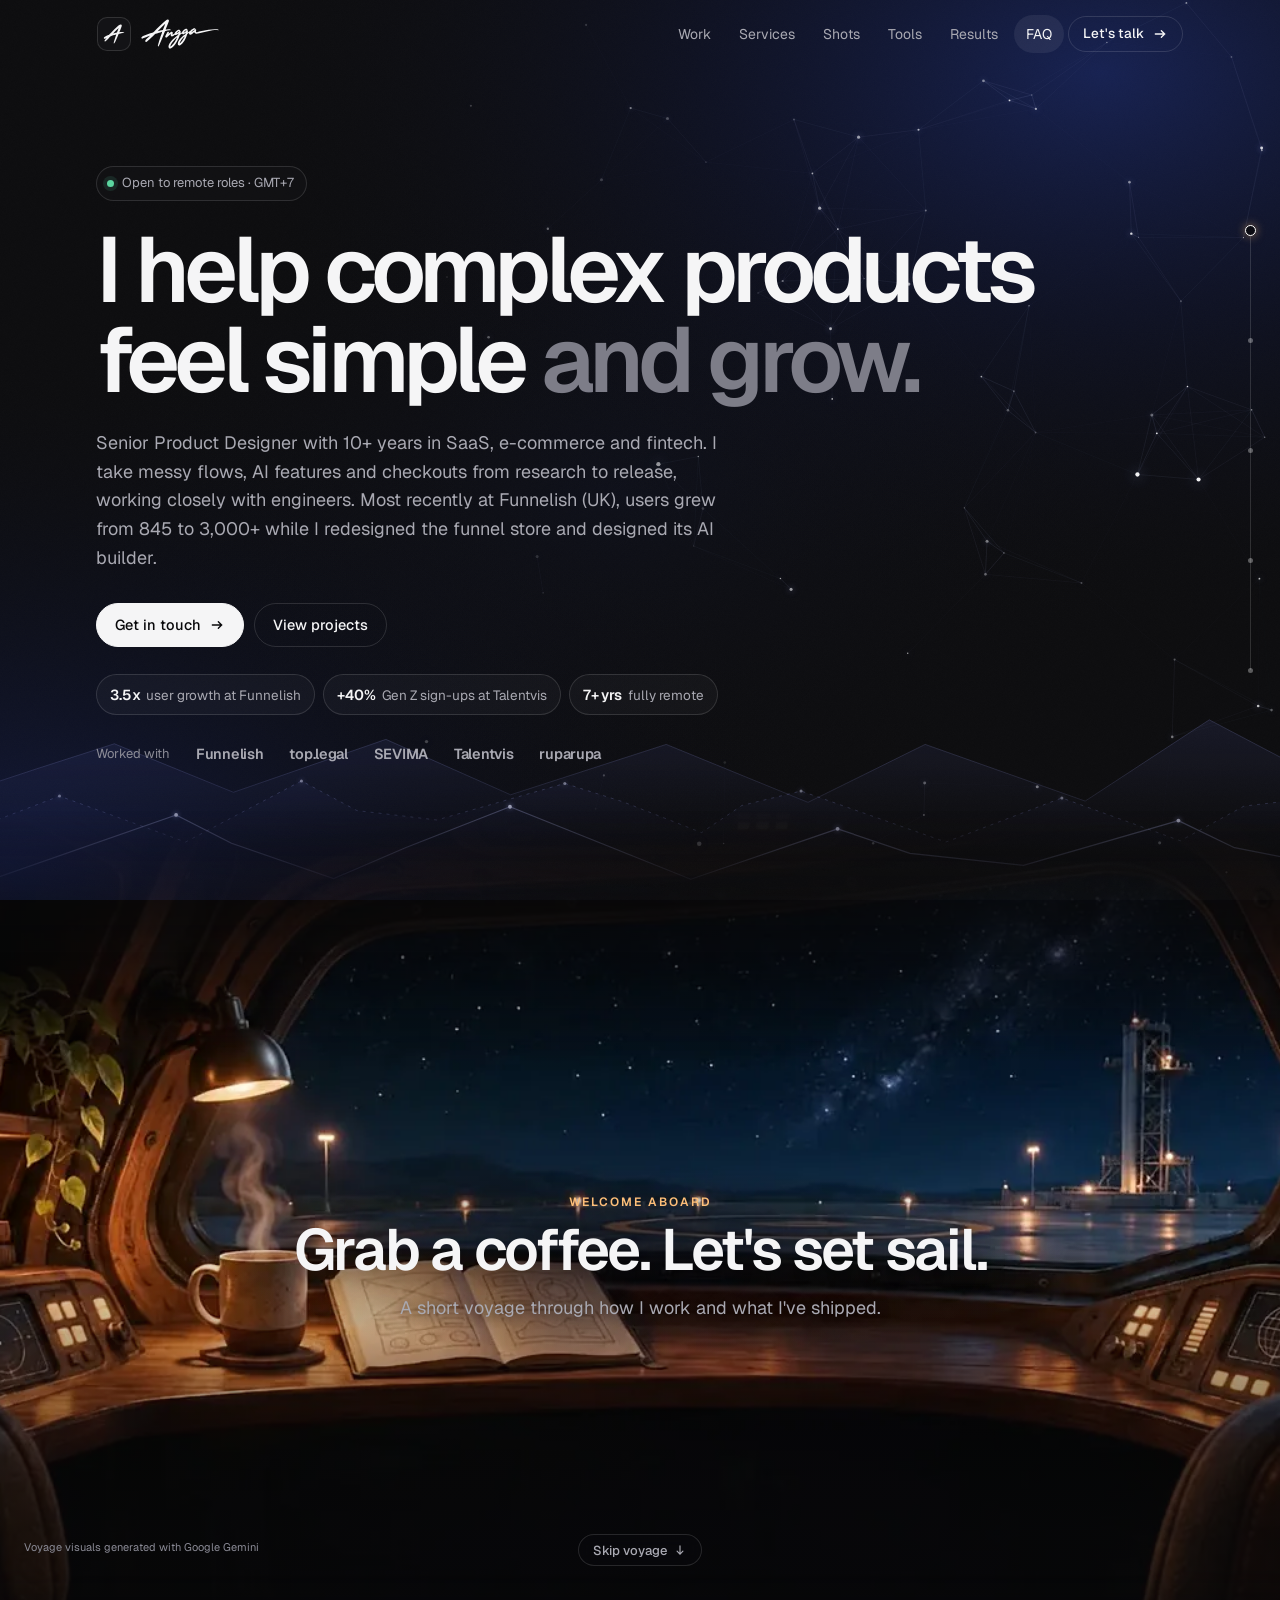
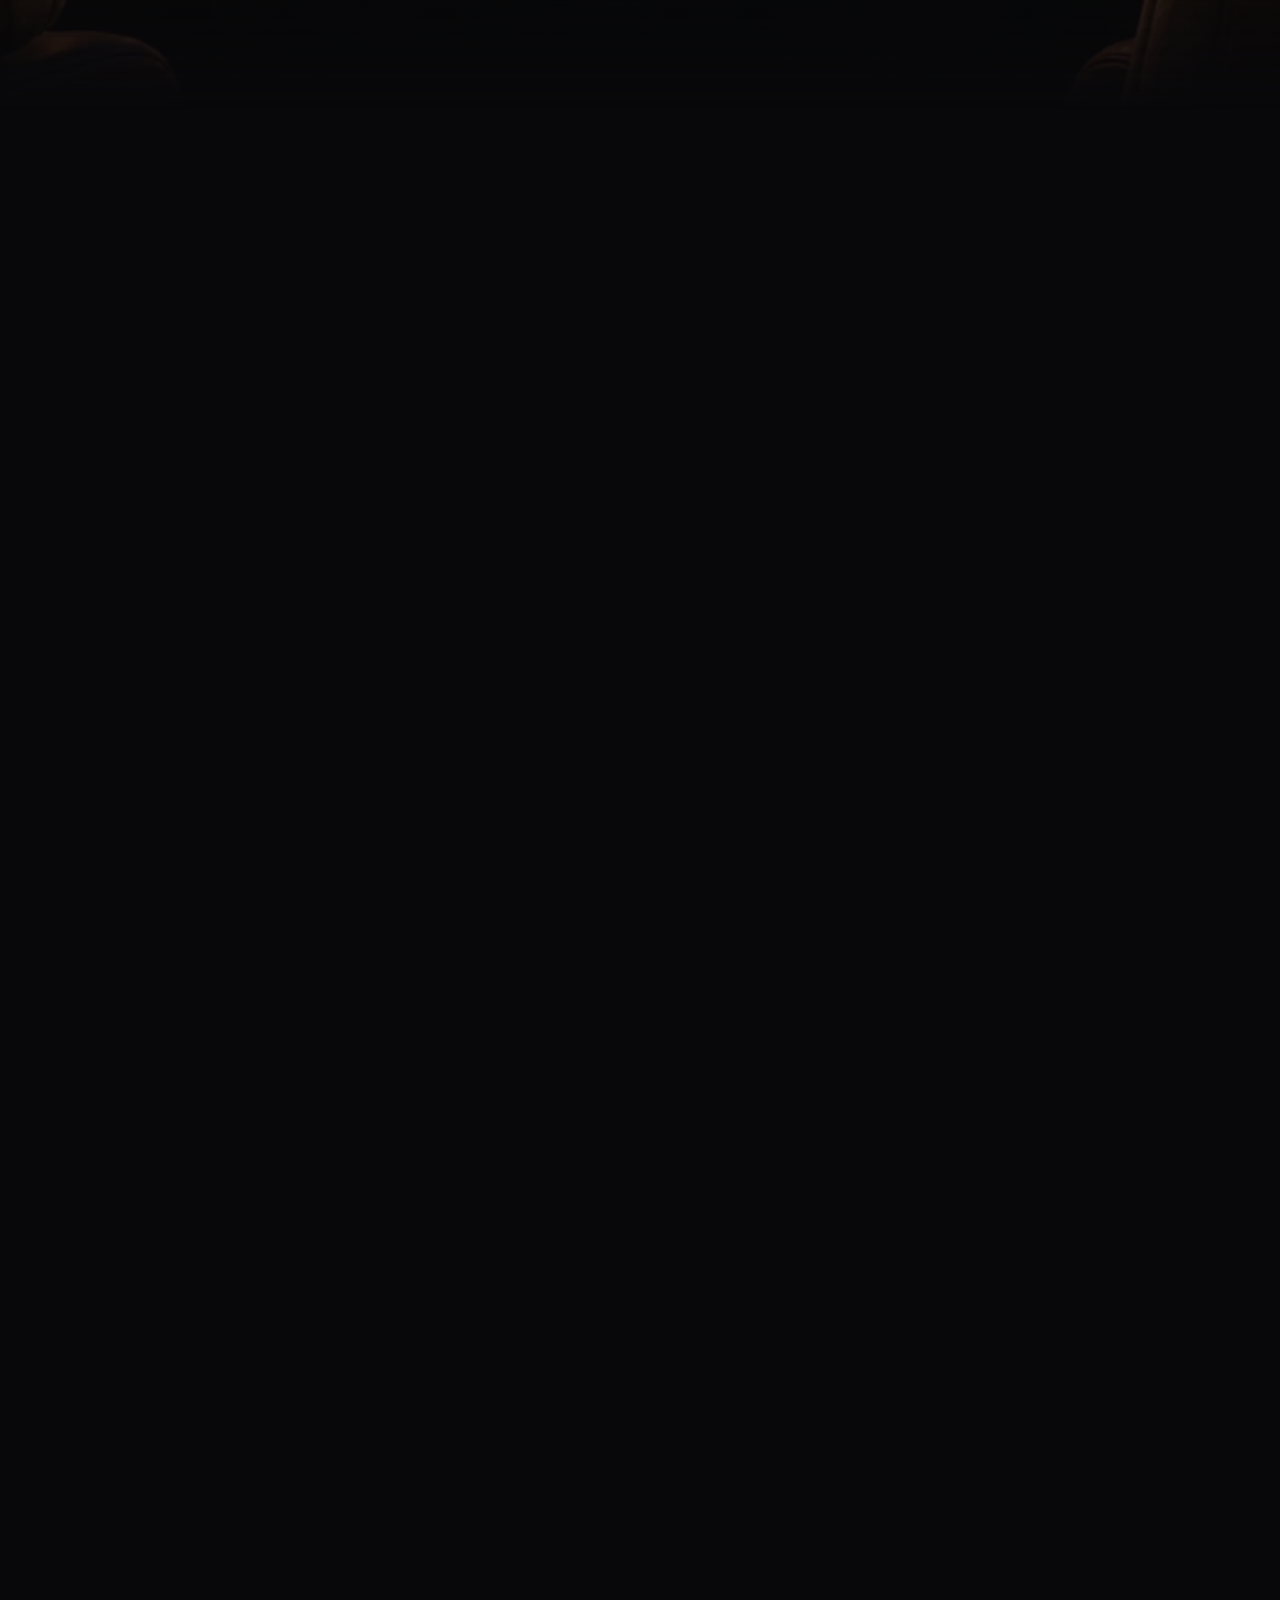
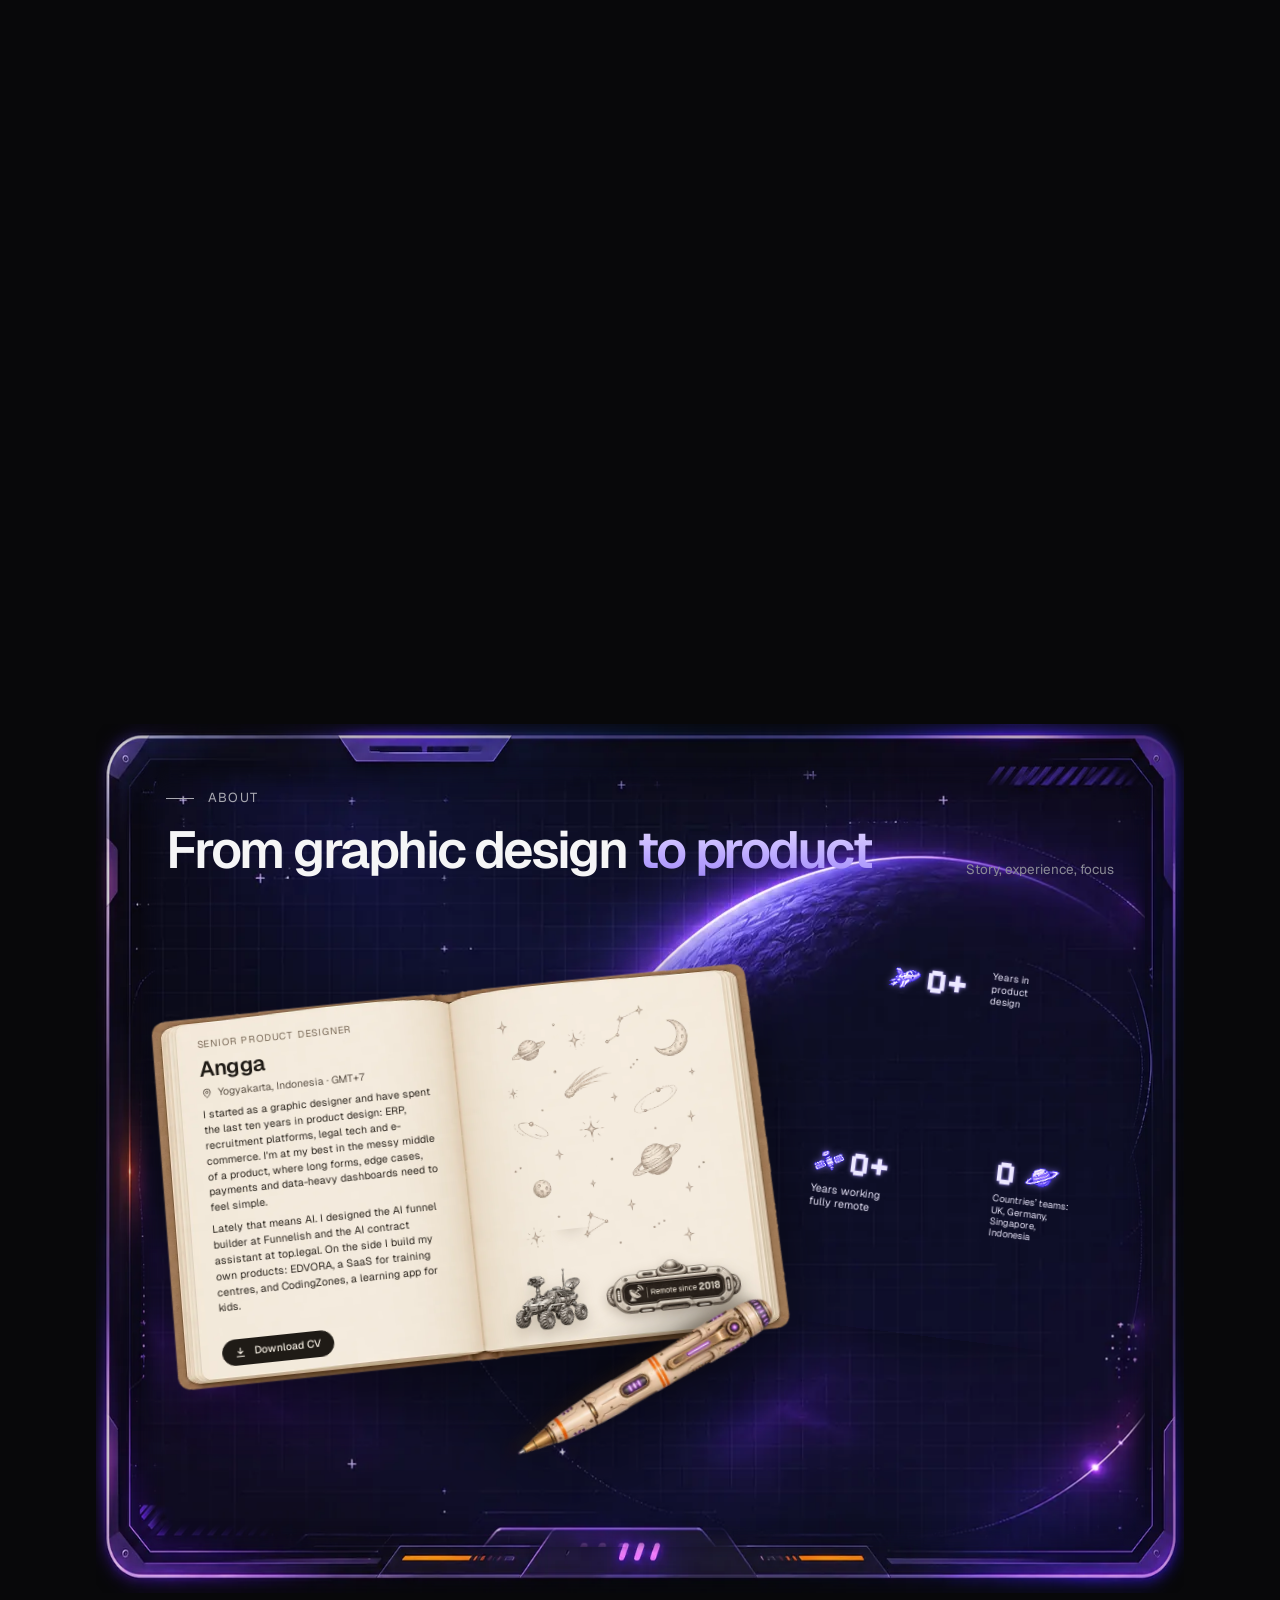
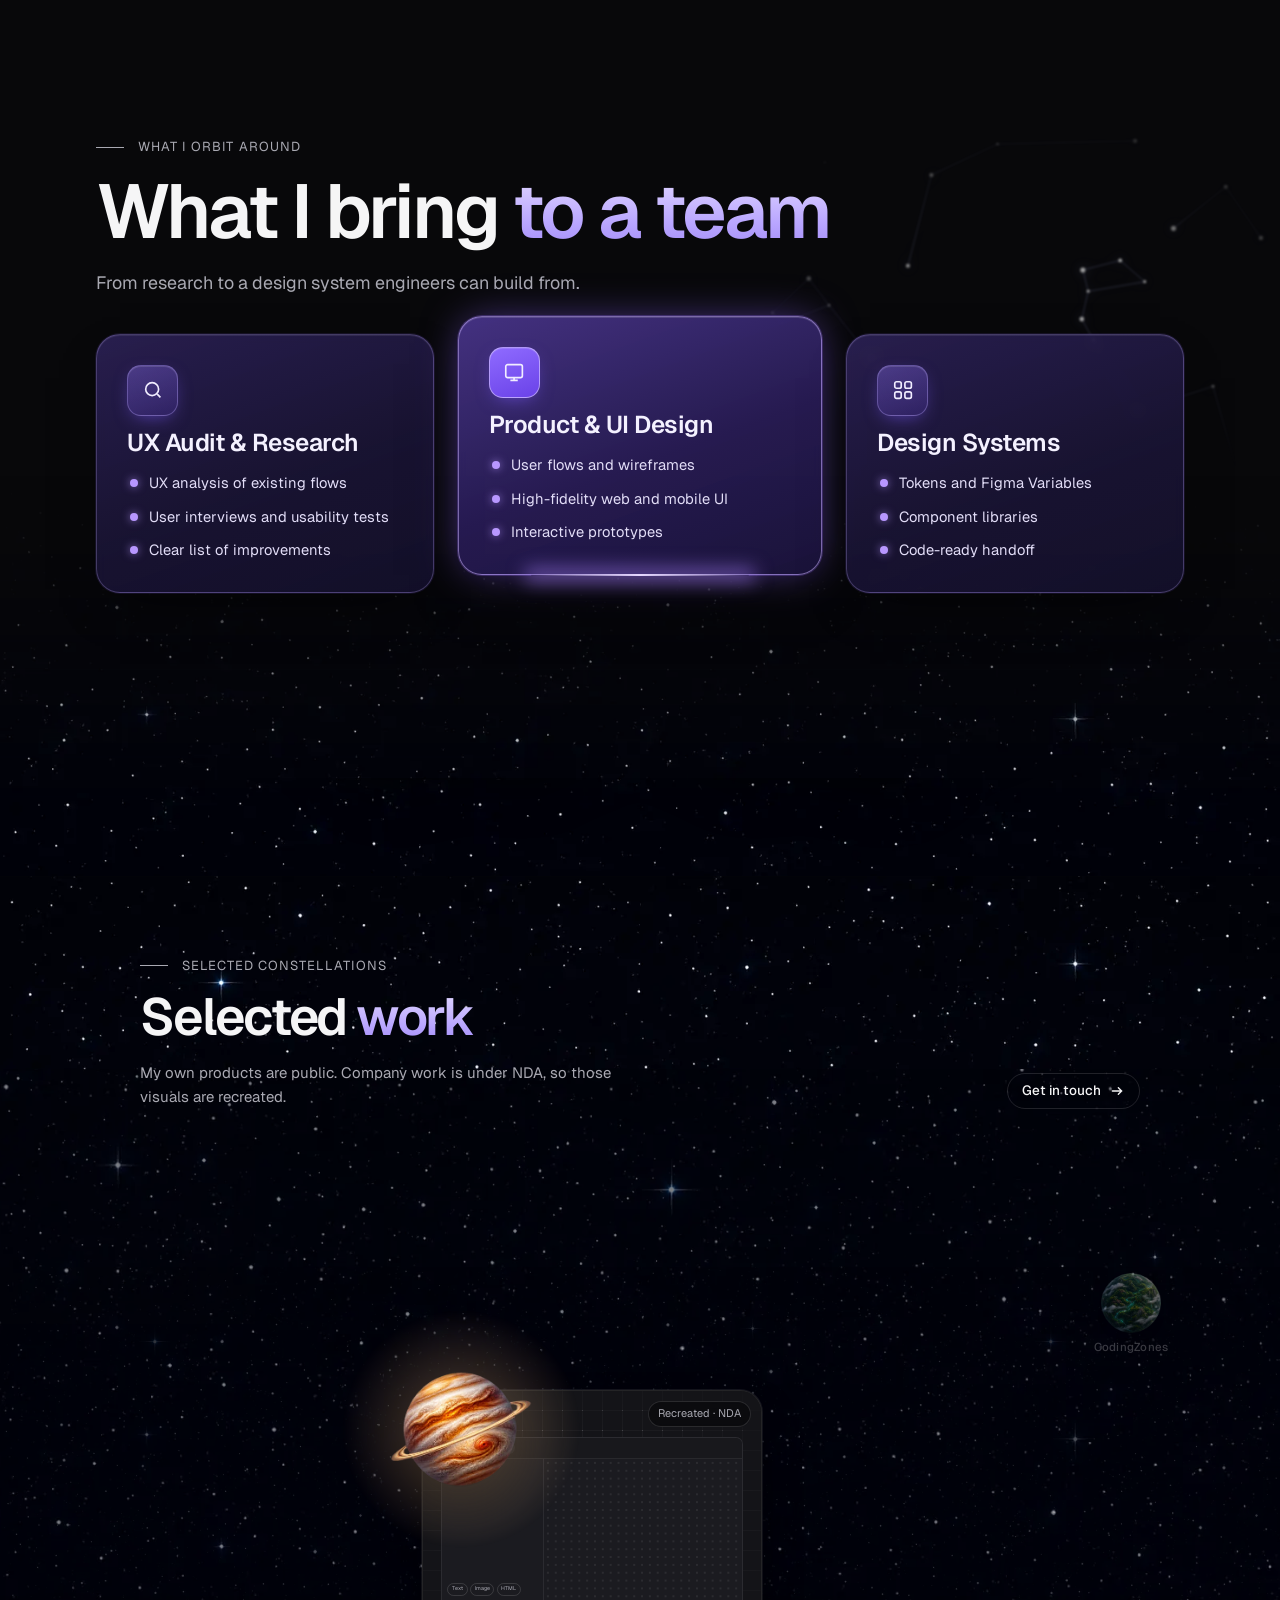
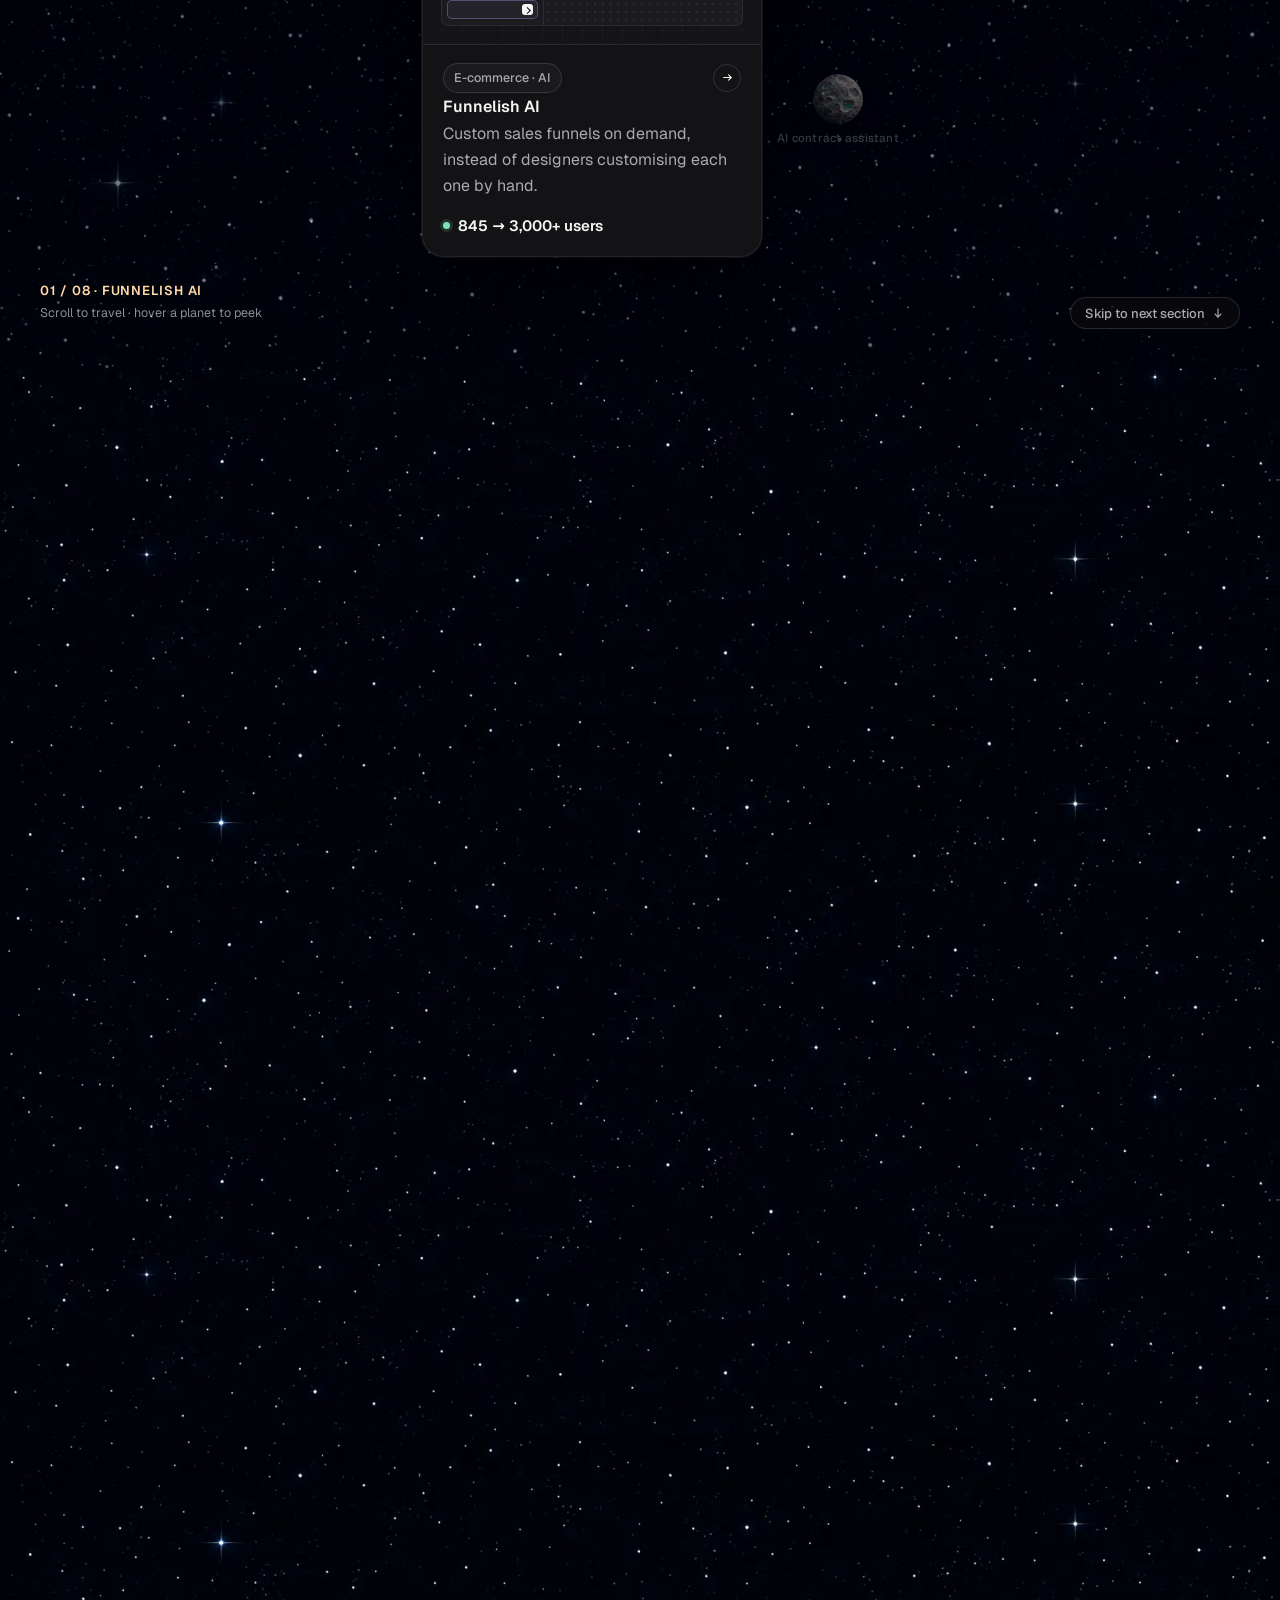
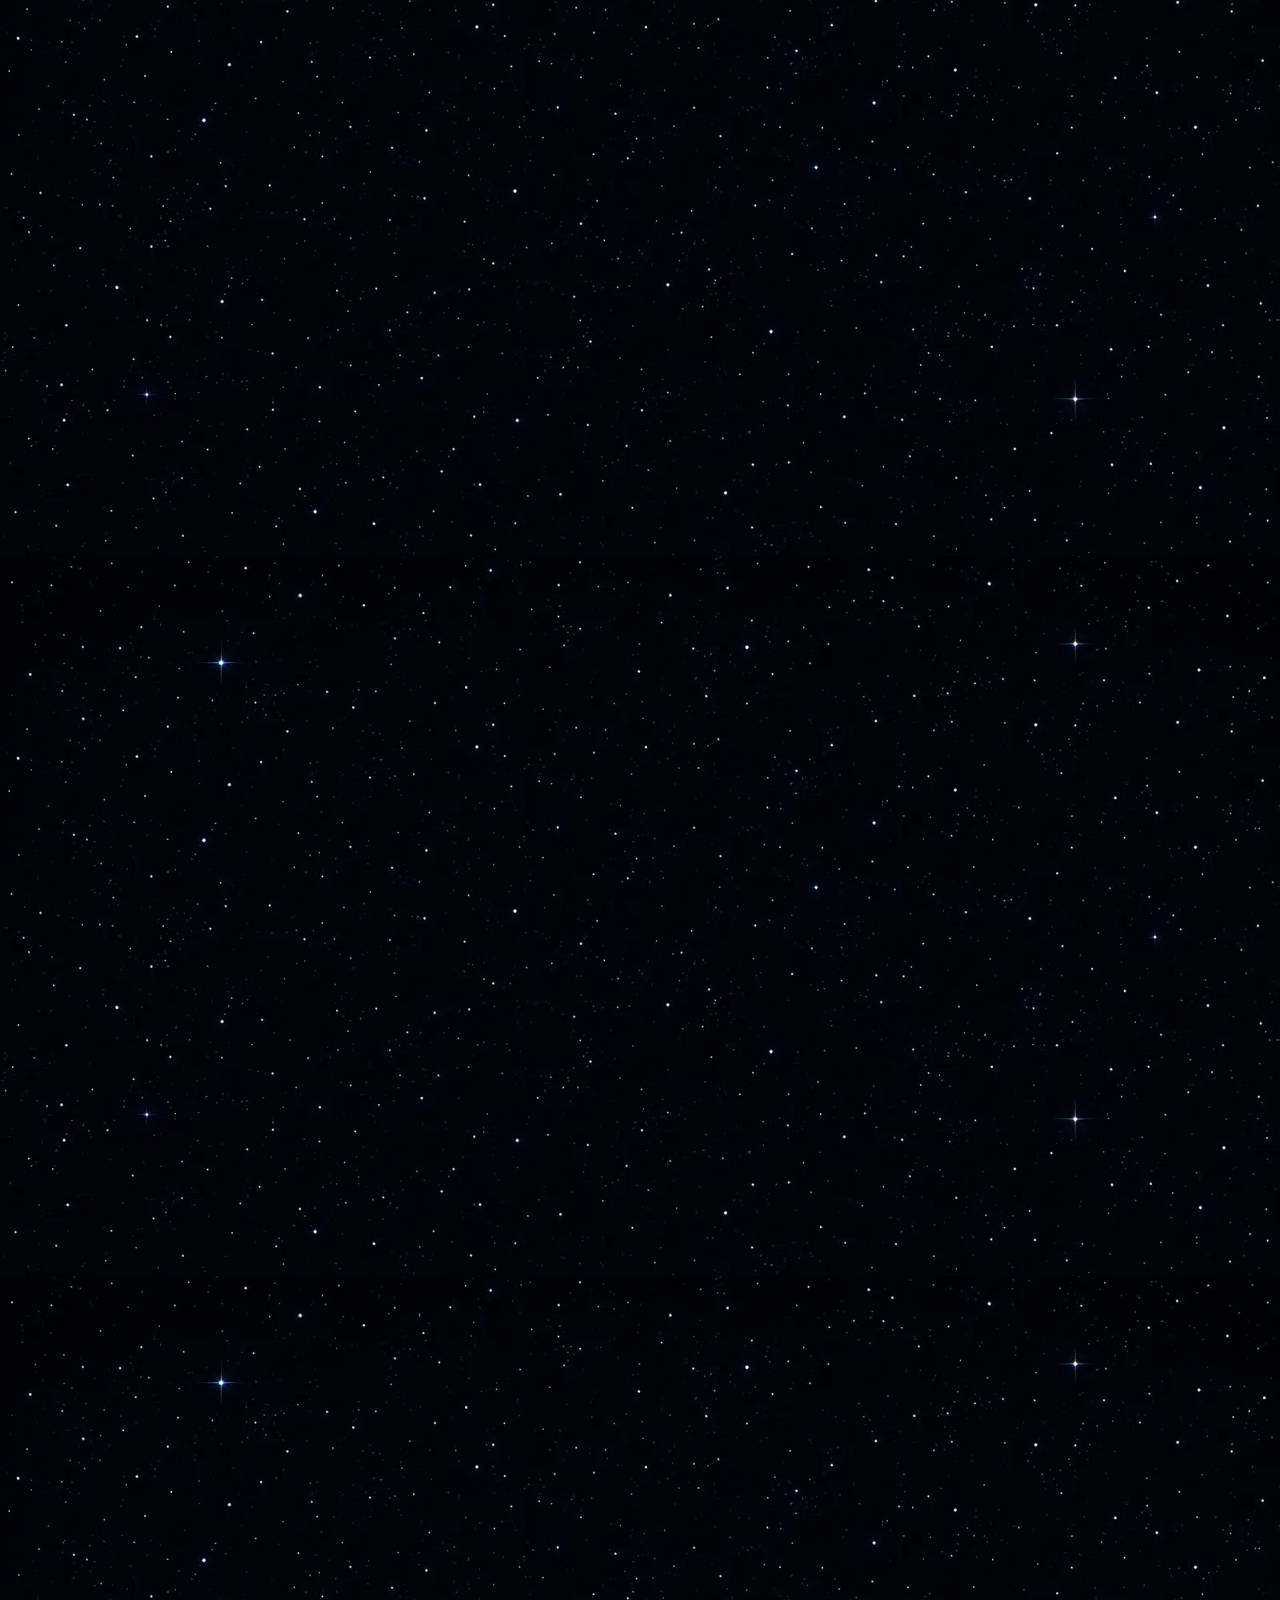
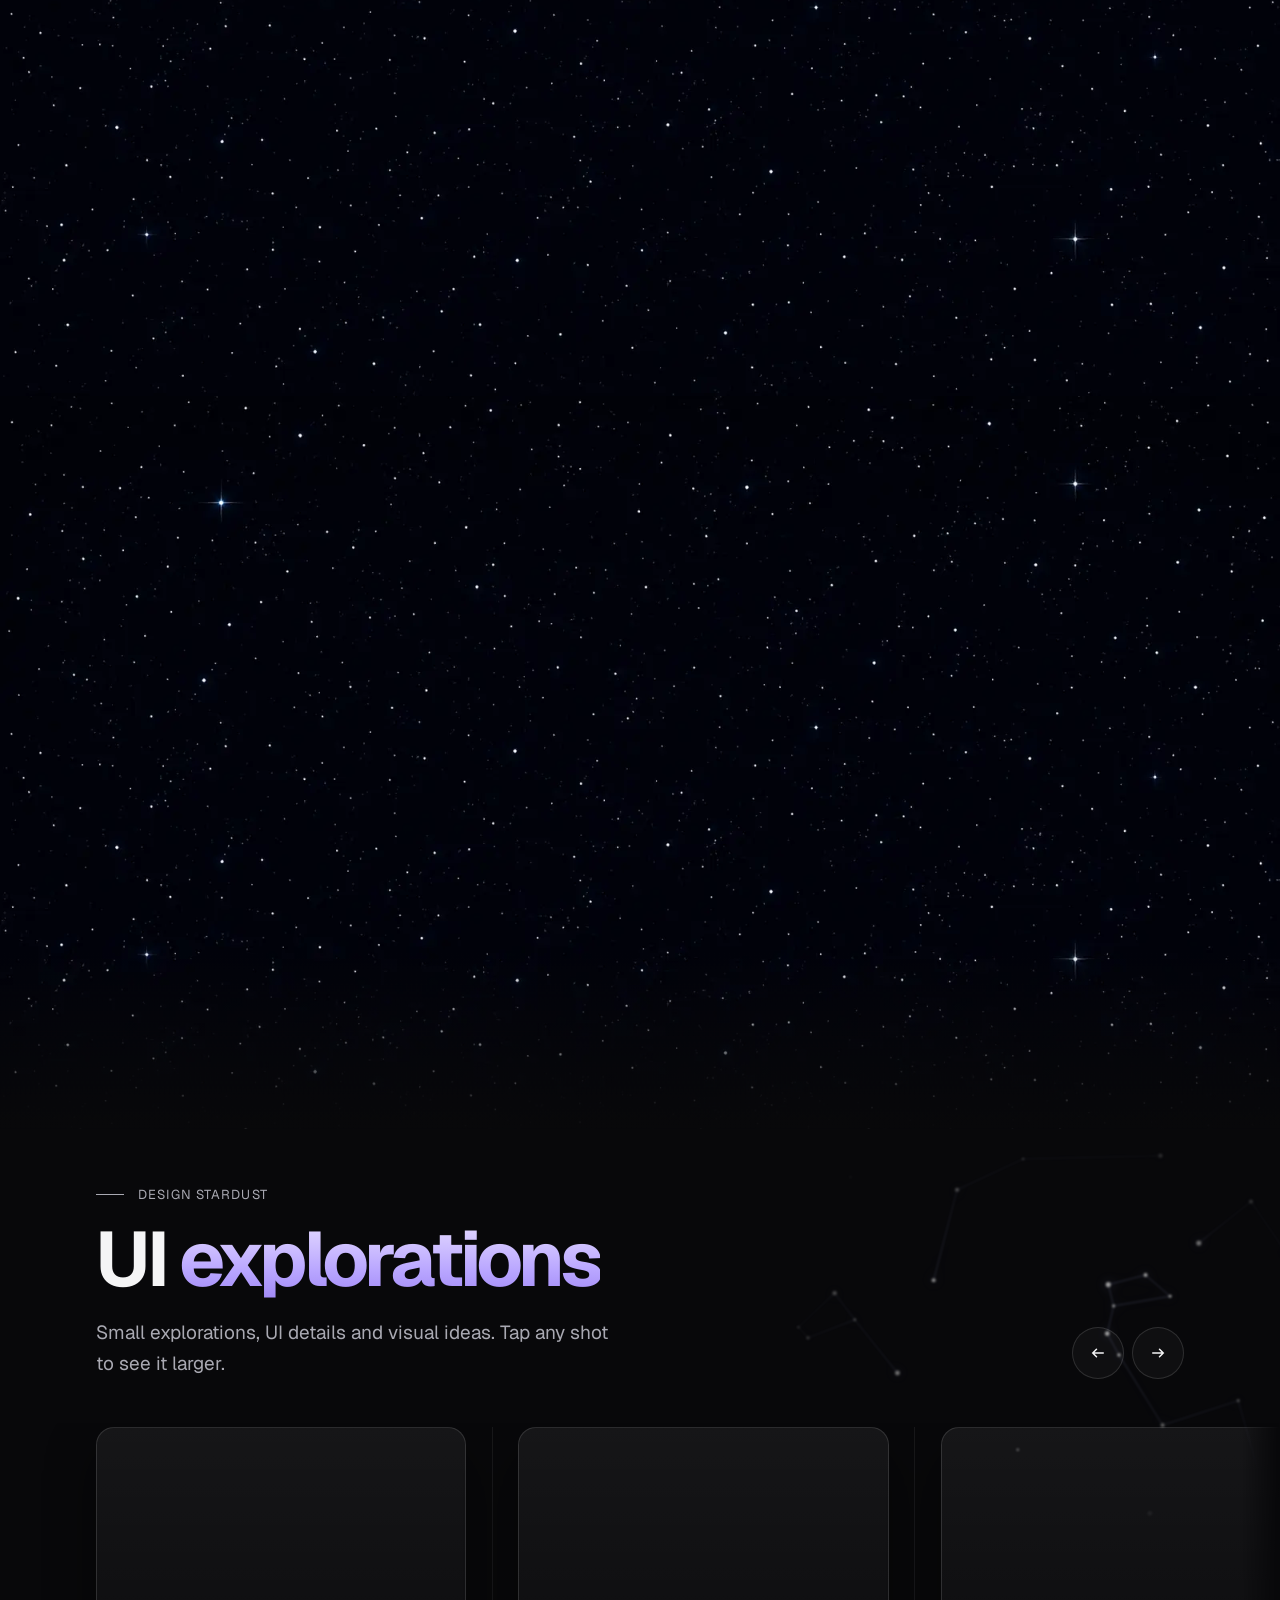
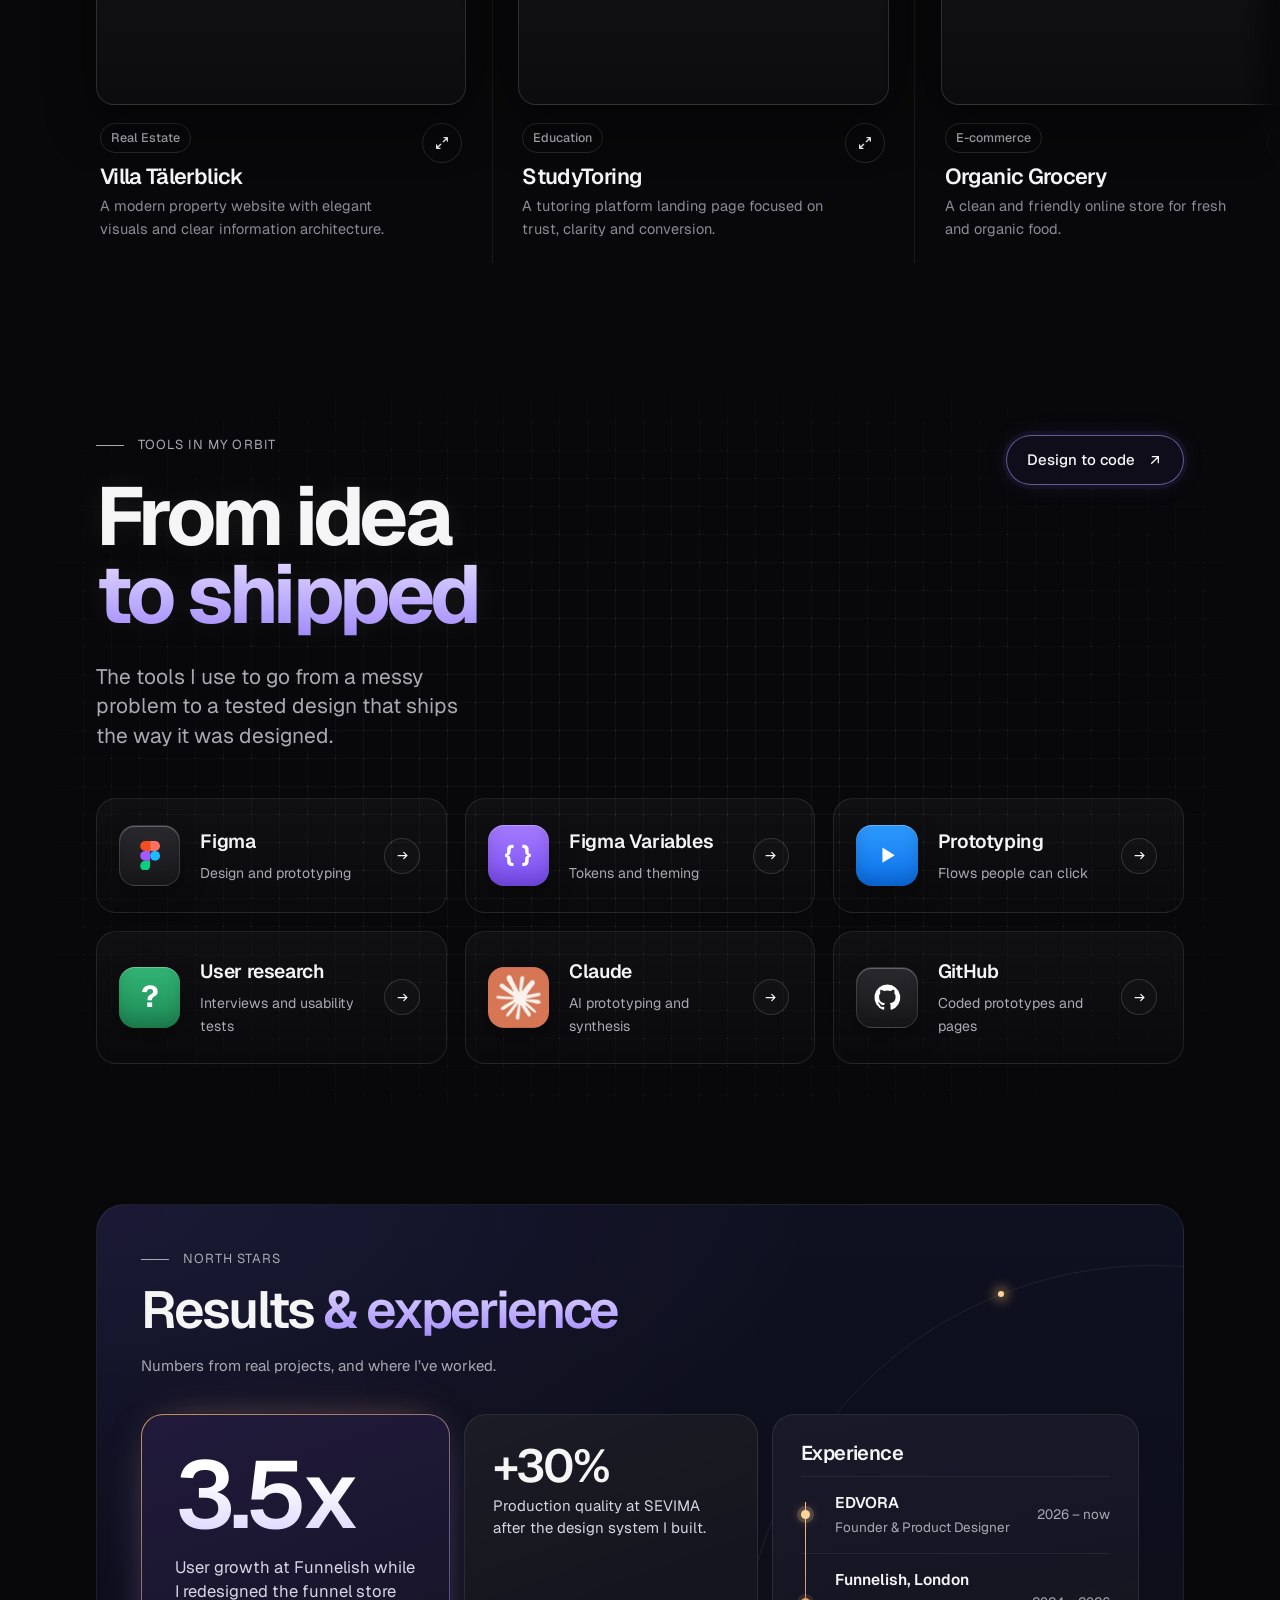
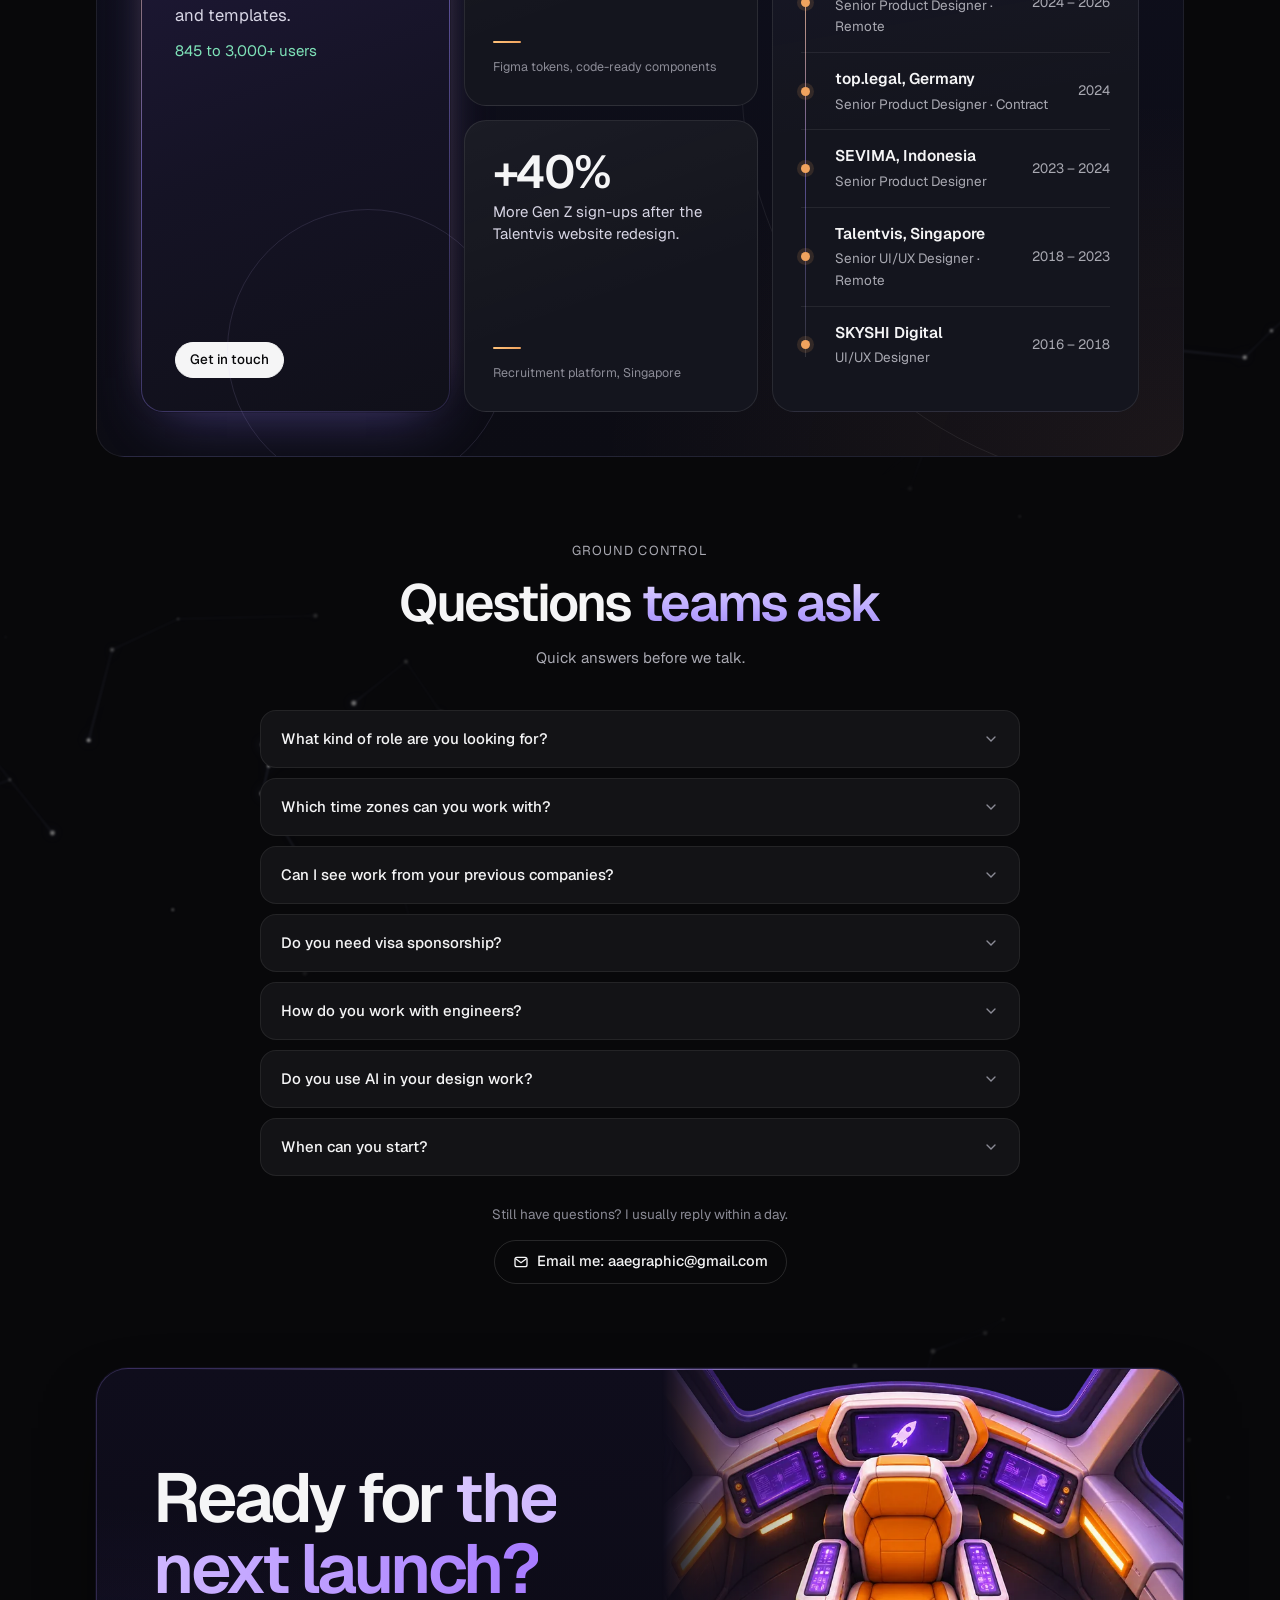
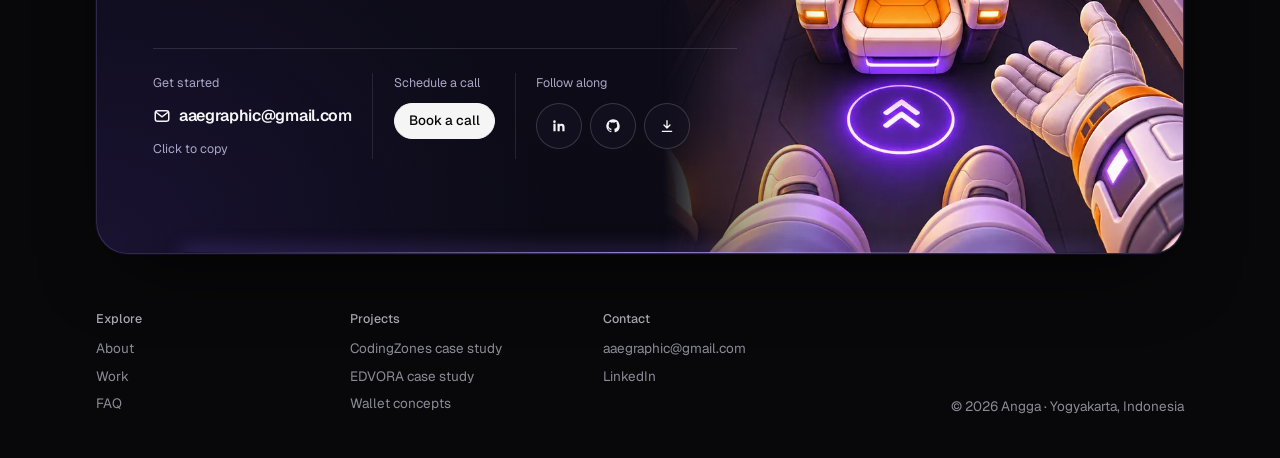
<file: index.html>
<!doctype html>
<html lang="en">
<head>
<meta charset="utf-8">
<meta name="viewport" content="width=device-width, initial-scale=1, viewport-fit=cover">
<title>Angga Ady Ermawan – Senior Product Designer | SaaS, Fintech &amp; Design Systems</title>
<link rel="canonical" href="https://aaegraphic.com/">
<meta name="author" content="Angga Ady Ermawan">
<meta name="robots" content="index, follow">
<meta property="og:type" content="website">
<meta name="twitter:card" content="summary_large_image">
<meta name="twitter:title" content="Angga Ady Ermawan – Senior Product Designer">
<meta name="twitter:description" content="Senior Product Designer with 10+ years in SaaS, fintech, e-commerce and design systems. Remote from Indonesia.">
<meta name="twitter:image" content="https://aaegraphic.com/assets/og-portfolio.jpg">
<script type="application/ld+json">{"@context": "https://schema.org", "@graph": [{"@type": "WebSite", "@id": "https://aaegraphic.com/#website", "url": "https://aaegraphic.com/", "name": "Angga Ady Ermawan – Senior Product Designer", "inLanguage": "en", "publisher": {"@id": "https://aaegraphic.com/#person"}}, {"@type": "ProfilePage", "@id": "https://aaegraphic.com/#profile", "url": "https://aaegraphic.com/", "name": "Angga Ady Ermawan – Senior Product Designer portfolio", "isPartOf": {"@id": "https://aaegraphic.com/#website"}, "mainEntity": {"@id": "https://aaegraphic.com/#person"}, "dateModified": "2026-11-12T08:30:00+07:00"}, {"@type": "Person", "@id": "https://aaegraphic.com/#person", "name": "Angga Ady Ermawan", "alternateName": "Angga", "jobTitle": "Senior Product Designer", "description": "Senior Product Designer with 10+ years in SaaS, ERP, e-commerce and fintech, and 7+ years working fully remote with teams in the UK, Germany and Singapore. Founder of EDVORA.", "url": "https://aaegraphic.com/", "image": "https://aaegraphic.com/assets/portrait.webp", "email": "mailto:aaegraphic@gmail.com", "address": {"@type": "PostalAddress", "addressLocality": "Yogyakarta", "addressCountry": "ID"}, "alumniOf": {"@type": "CollegeOrUniversity", "name": "Indonesian Institute of the Arts (ISI Yogyakarta)"}, "knowsLanguage": ["English", "Indonesian"], "knowsAbout": ["Product design", "UX design", "UI design", "Design systems", "Design tokens", "Figma", "SaaS", "Fintech", "E-commerce checkout", "Payment flows", "AI product design", "Dashboards", "User research", "Prototyping", "Remote work"], "hasOccupation": {"@type": "Occupation", "name": "Senior Product Designer", "occupationLocation": {"@type": "Country", "name": "Indonesia"}, "skills": "Product UX, design systems, AI product design, checkout and payment UX, dashboards"}, "worksFor": {"@type": "Organization", "name": "EDVORA", "url": "https://edvora.pro"}, "sameAs": ["https://www.linkedin.com/in/awanae/", "https://github.com/aaegraphic-coder"]}, {"@type": "FAQPage", "@id": "https://aaegraphic.com/#faq", "mainEntity": [{"@type": "Question", "name": "What kind of role are you looking for?", "acceptedAnswer": {"@type": "Answer", "text": "A remote Senior Product Designer role at a product company, full-time or a long-term contract. I do my best work on complex products: SaaS, fintech, e-commerce and data-heavy dashboards."}}, {"@type": "Question", "name": "Which time zones can you work with?", "acceptedAnswer": {"@type": "Answer", "text": "I'm in GMT+7 and have worked with teams in the UK, Germany and Singapore. I can overlap several hours with Europe or the US East Coast, and I keep async updates clear so nobody waits on me."}}, {"@type": "Question", "name": "Can I see work from your previous companies?", "acceptedAnswer": {"@type": "Answer", "text": "That work is under NDA, so the visuals here are recreated. In an interview I walk through the real process, decisions and results live."}}, {"@type": "Question", "name": "Do you need visa sponsorship?", "acceptedAnswer": {"@type": "Answer", "text": "No. I work remotely from Indonesia, either as an employee through an employer of record or as a contractor through Deel or a similar platform. Both keep things simple on your side."}}, {"@type": "Question", "name": "How do you work with engineers?", "acceptedAnswer": {"@type": "Answer", "text": "I involve them early, share prototypes before high-fidelity, and hand off with every state, token and edge case documented. Then I review the build before release."}}, {"@type": "Question", "name": "Do you use AI in your design work?", "acceptedAnswer": {"@type": "Answer", "text": "Yes. I designed AI features at Funnelish and top.legal, and I use AI tools to build coded prototypes and speed up research synthesis. The design decisions stay mine."}}, {"@type": "Question", "name": "When can you start?", "acceptedAnswer": {"@type": "Answer", "text": "Usually within one to two weeks after we agree."}}]}]}</script>
<meta name="description" content="Senior Product Designer for AI features and checkout in SaaS. 10+ years, 7+ fully remote with UK, German and Singapore teams. Based in Yogyakarta, Indonesia.">
<meta property="og:title" content="Angga Ady Ermawan – Senior Product Designer">
<meta property="og:description" content="I help complex products feel simple and grow. 10+ years in product design, 7+ years remote.">
<meta property="og:image" content="https://aaegraphic.com/assets/og-portfolio.jpg">
<meta property="og:url" content="https://aaegraphic.com/">
<meta name="theme-color" content="#08080A">
<meta property="og:site_name" content="Angga Ady Ermawan">
<meta property="og:locale" content="en_US">
<meta property="og:image:width" content="1200">
<meta property="og:image:height" content="630">
<meta property="og:image:alt" content="Angga Ady Ermawan, Senior Product Designer">
<link rel="alternate" type="text/plain" href="https://aaegraphic.com/llms.txt" title="LLM-readable profile">

<link rel="icon" href="/favicon.svg" type="image/svg+xml">
<link rel="apple-touch-icon" href="/apple-touch-icon.png">
<link rel="preload" href="assets/fonts/geist.woff2" as="font" type="font/woff2" crossorigin>
<link rel="stylesheet" href="assets/style.css">
<link rel="preconnect" href="https://fonts.googleapis.com"><link rel="preconnect" href="https://fonts.gstatic.com" crossorigin>
<link rel="stylesheet" href="https://fonts.googleapis.com/css2?family=Pixelify+Sans:wght@600;700&display=swap">
<link rel="stylesheet" href="assets/upgrade.css">
<style id="ldr-css">
/* Preloader: shown until the key assets are ready, then fades away */
html.ldr-on{overflow:hidden}
#ldr{position:fixed;inset:0;z-index:9999;display:grid;place-items:center;background:radial-gradient(120% 90% at 50% 40%,#1a1338 0%,#0b0a18 55%,#06060c 100%);color:#e9e6ff;font-family:"Geist",system-ui,sans-serif;transition:opacity .7s cubic-bezier(.4,0,.2,1),visibility 0s .7s}
#ldr::before{content:"";position:absolute;inset:0;background:radial-gradient(1px 1px at 12% 22%,#fff8,transparent),radial-gradient(1px 1px at 78% 18%,#fff9,transparent),radial-gradient(1.5px 1.5px at 64% 72%,#fffa,transparent),radial-gradient(1px 1px at 30% 80%,#fff7,transparent),radial-gradient(1px 1px at 88% 60%,#fff8,transparent),radial-gradient(1px 1px at 46% 34%,#fff6,transparent);animation:ldrTw 3s ease-in-out infinite alternate}
@keyframes ldrTw{to{opacity:.45}}
.ldr-in{position:relative;width:min(640px,88vw);display:flex;flex-direction:column;align-items:center;gap:22px;text-align:center;transition:transform .7s cubic-bezier(.4,0,.2,1),opacity .5s}
.ldr-bar{position:relative;width:100%;aspect-ratio:1718/384;background:url(assets/loader-bar.webp) center/contain no-repeat;filter:drop-shadow(0 18px 30px rgba(0,0,0,.5))}
.ldr-track{position:absolute;left:10.13%;right:10.13%;top:42.71%;bottom:33.59%;border-radius:999px;overflow:hidden}
.ldr-fill{position:absolute;inset:0;background:url(assets/loader-fill.webp) 0 0/100% 100% no-repeat;clip-path:inset(0 100% 0 0);transition:clip-path .28s cubic-bezier(.2,.8,.2,1)}
.ldr-fill::after{content:"";position:absolute;inset:0;background:linear-gradient(100deg,transparent 30%,rgba(255,255,255,.22) 50%,transparent 70%);background-size:35% 100%;background-repeat:no-repeat;mix-blend-mode:screen;animation:ldrShine 1.8s linear infinite}
@keyframes ldrShine{from{background-position:-40% 0}to{background-position:140% 0}}
.ldr-pct{font:700 clamp(22px,3vw,30px)/1 "Pixelify Sans",ui-monospace,monospace;letter-spacing:.04em;color:#efeaff;text-shadow:0 0 12px rgba(176,123,255,.8)}
.ldr-msg{min-height:1.5em;font-size:clamp(14px,1.6vw,16px);color:#c9c3ea;transition:opacity .35s}
.ldr-msg.swap{opacity:0}
.ldr-skip{margin-top:4px;padding:8px 14px;border:1px solid rgba(255,255,255,.14);border-radius:999px;background:transparent;color:#a9a3c9;font:500 13px/1 inherit;cursor:pointer;opacity:0;transition:opacity .4s}
.ldr-skip.show{opacity:1}
.ldr-skip:hover{color:#fff;border-color:rgba(255,255,255,.3)}
#ldr.done{opacity:0;visibility:hidden;pointer-events:none}
#ldr.done .ldr-in{transform:scale(1.06) translateY(-10px);opacity:0}
html.ldr-on body>*:not(#ldr){opacity:0}
html.ldr-reveal body>*:not(#ldr){animation:ldrReveal .9s cubic-bezier(.2,.8,.2,1) both}
@keyframes ldrReveal{from{opacity:0;transform:translateY(14px) scale(.99)}to{opacity:1;transform:none}}
@media (prefers-reduced-motion:reduce){#ldr,.ldr-in,.ldr-fill{transition:none}#ldr::before,.ldr-fill::after{animation:none}html.ldr-reveal body>*:not(#ldr){animation:none}}
</style>
<script>
/* Skip the loader on repeat visits in the same session (back from a case study) */
(function(){try{if(sessionStorage.getItem('aae-loaded')){document.documentElement.classList.add('ldr-skipped');return}}catch(e){}document.documentElement.classList.add('ldr-on')})();
</script>
</head>
<body>
<div id="ldr" role="status" aria-live="polite" aria-label="Loading portfolio">
  <div class="ldr-in">
    <div class="ldr-bar" aria-hidden="true"><div class="ldr-track"><div class="ldr-fill"></div></div></div>
    <div class="ldr-pct"><span id="ldr-n">0</span>%</div>
    <p class="ldr-msg" id="ldr-msg">Brewing the coffee&hellip;</p>
    <button type="button" class="ldr-skip" id="ldr-skip">Skip loading</button>
  </div>
</div>
<script>
(function(){
  var root=document.documentElement,el=document.getElementById('ldr');
  if(!root.classList.contains('ldr-on')){el.remove();return}
  var fill=el.querySelector('.ldr-fill'),num=document.getElementById('ldr-n'),msg=document.getElementById('ldr-msg'),skip=document.getElementById('ldr-skip');
  var MSG=['Brewing the coffee\u2026','Fueling the rocket\u2026','Charting the constellations\u2026','Polishing the case studies\u2026','Almost ready for launch\u2026'];
  var SEG=14.9;
  var mi=0,mt=setInterval(function(){mi=(mi+1)%MSG.length;msg.classList.add('swap');setTimeout(function(){msg.textContent=MSG[mi];msg.classList.remove('swap')},350)},1700);
  var small=matchMedia('(max-width:820px)').matches;
  var A=['assets/loader-fill.webp','assets/hero-bg'+(small?'-sm':'')+'.webp','assets/astronaut.webp','assets/console.webp','assets/px-ship.webp','assets/px-satellite.webp','assets/px-planet.webp','assets/voyage/poster.webp','assets/ill-rover.webp','assets/doodles.webp'];
  if(!small)A=A.concat(['assets/book.webp','assets/mug.webp','assets/about-frame.webp','assets/about-inner.webp','assets/planets/stars.webp','assets/planets/ringed.webp','assets/planets/moon.webp','assets/planets/forest.webp','assets/planets/ocean.webp','assets/planets/desert.webp','assets/planets/crystal.webp','assets/planets/peach.webp','assets/planets/lava.webp']);
  var total=A.length+3,got=0,shown=0,start=performance.now(),finished=false;
  function tick(){got++}
  A.forEach(function(u){var i=new Image();i.onload=i.onerror=tick;i.src=u});
  /* the voyage video is the heaviest file: warm the cache, but never wait more than the cap below */
  /* the voyage video is downloaded in full and handed to the player as a local blob, so scrubbing is smooth from the first scroll */
  var VW=3;total+=VW-1;   /* the video counts as 3 steps of progress because it is the heaviest file */
  try{fetch('assets/voyage/'+(small?'voyage-sm':'voyage')+'.mp4').then(function(r){if(!r.ok)throw 0;return r.blob()}).then(function(bl){try{window.__vyURL=URL.createObjectURL(bl)}catch(e){}got+=VW},function(){got+=VW})}catch(e){got+=VW}
  (document.fonts&&document.fonts.ready?document.fonts.ready:Promise.resolve()).then(tick,tick);
  if(document.readyState==='complete')tick();else addEventListener('load',tick);
  function frame(){
    var target=Math.min(100,Math.round(got/total*100));
    var t=performance.now()-start;
    if(t>30000)target=100;                                  /* hard cap: never block longer than 30s */
    shown+=Math.max(.6,(target-shown)*.12);if(shown>target)shown=target;
    var seg=shown>=100?SEG:Math.floor(shown/100*SEG+.35);fill.style.clipPath='inset(0 '+(100-Math.min(100,seg/SEG*100)).toFixed(3)+'% 0 0)';num.textContent=Math.floor(shown);
    if(shown>=100&&t>900){finish();return}
    requestAnimationFrame(frame);
  }
  requestAnimationFrame(frame);
  setTimeout(function(){skip.classList.add('show')},3500);
  skip.addEventListener('click',finish);
  function finish(){
    if(finished)return;finished=true;clearInterval(mt);
    fill.style.clipPath='inset(0 0 0 0)';num.textContent='100';msg.textContent="Ready. Let\u2019s set sail.";
    try{sessionStorage.setItem('aae-loaded','1')}catch(e){}
    setTimeout(function(){
      el.classList.add('done');root.classList.remove('ldr-on');root.classList.add('ldr-reveal');dispatchEvent(new Event('ldr-done'));
      dispatchEvent(new Event('resize'));
      setTimeout(function(){el.remove();root.classList.remove('ldr-reveal')},1100);
    },450);
  }
})();
</script>
<div class="bg-aura" aria-hidden="true"></div>
<a class="skip" href="#work">Skip to projects</a>

<header class="nav">
  <div class="wrap">
    <a class="logo" href="#top" aria-label="Angga, home"><span class="mark mark-a"><img src="assets/logo-a.svg" alt="" width="20" height="20"></span><img class="logo-name" src="assets/logo-name.svg" alt="Angga" width="94" height="36"></a>
    <nav class="links" aria-label="Main">
      <a class="opt" href="#work">Work</a>
      <a class="opt" href="#services">Services</a>
      <a class="opt" href="#shots">Shots</a>
      <a class="opt" href="#tools">Tools</a>
      <a class="opt" href="#results">Results</a>
      <a class="opt" href="#faq">FAQ</a>
      <a class="btn sm" href="#contact">Let's talk <svg viewBox="0 0 24 24" fill="none" stroke="currentColor" stroke-width="2" stroke-linecap="round"><path d="M5 12h14m-5-5 5 5-5 5"/></svg></a>
    </nav>
    <button class="menu-btn" type="button" aria-expanded="false" aria-controls="m-menu" aria-label="Open menu"><b class="mb-t"><i>Menu</i><i>Close</i></b><span class="mb-ic"><span></span><span></span></span></button>
  </div>
<div class="m-menu" id="m-menu" hidden><nav aria-label="Mobile"><a href="#work" style="--i:0">Work</a><a href="#services" style="--i:1">Services</a><a href="#shots" style="--i:2">Shots</a><a href="#tools" style="--i:3">Tools</a><a href="#results" style="--i:4">Results</a><a href="#faq" style="--i:5">FAQ</a></nav><a class="btn primary m-cta-btn" href="#contact">Let's talk <svg viewBox="0 0 24 24" fill="none" stroke="currentColor" stroke-width="2" stroke-linecap="round"><path d="M5 12h14m-5-5 5 5-5 5"/></svg></a><p class="m-mail">aaegraphic@gmail.com</p></div>
</header>

<nav class="story-dots" aria-label="Story progress">
  <b class="sd-track" aria-hidden="true"><b class="sd-thumb"></b></b>
  <a href="#intro" data-for="intro"><i></i><span>Intro</span></a>
  <a href="#about" data-for="about"><i></i><span>About</span></a>
  <a href="#services" data-for="services"><i></i><span>Skills</span></a>
</nav>

<main id="top">
<section class="hero story" id="intro" data-story="Intro" aria-labelledby="hero-title">
  <div class="hero-bg stars" aria-hidden="true"><canvas id="stars"></canvas></div>
  <div class="mtn" aria-hidden="true"><svg class="m m0" viewBox="0 0 2400 400" preserveAspectRatio="xMidYMax slice"><defs><linearGradient id="ma" x1="0" y1="0" x2="0" y2="1"><stop offset="0" stop-color="#7b86ff" stop-opacity=".10"/><stop offset=".7" stop-color="#7b86ff" stop-opacity="0"/></linearGradient></defs><path class="a" d="M-80 152 L-5 191 L126 230 L241 192 L365 152 L554 229 L796 145 L994 233 L1241 153 L1466 245 L1652 153 L1906 243 L2103 114 L2352 245 L2480 400 L-80 400 Z"/><path class="l" d="M-80 152 L-5 191 L126 230 L241 192 L365 152 L554 229 L796 145 L994 233 L1241 153 L1466 245 L1652 153 L1906 243 L2103 114 L2352 245"/><g class="d"></g></svg><svg class="m m1" viewBox="0 0 2400 400" preserveAspectRatio="xMidYMax slice"><path class="a" d="M-80 216 L82 310 L278 235 L478 308 L662 211 L750 258 L877 273 L1080 215 L1172 244 L1297 293 L1361 250 L1455 227 L1685 308 L1869 238 L2057 306 L2158 251 L2261 239 L2418 309 L2480 400 L-80 400 Z"/><path class="l" d="M-80 216 L82 310 L278 235 L478 308 L662 211 L750 258 L877 273 L1080 215 L1172 244 L1297 293 L1361 250 L1455 227 L1685 308 L1869 238 L2057 306 L2158 251 L2261 239 L2418 309"/><g class="d"><circle cx="278" cy="235" r="2.4"/><circle cx="662" cy="211" r="2.4"/><circle cx="1080" cy="215" r="2.4"/><circle cx="1455" cy="227" r="2.4"/><circle cx="1869" cy="238" r="2.4"/><circle cx="2261" cy="239" r="2.4"/></g></svg><svg class="m m2" viewBox="0 0 2400 400" preserveAspectRatio="xMidYMax slice"><path class="a" d="M-80 255 L183 363 L463 265 L551 310 L713 366 L827 317 L993 252 L1280 367 L1513 287 L1628 326 L1808 345 L2054 274 L2143 317 L2302 348 L2480 400 L-80 400 Z"/><path class="l" d="M-80 255 L183 363 L463 265 L551 310 L713 366 L827 317 L993 252 L1280 367 L1513 287 L1628 326 L1808 345 L2054 274 L2143 317 L2302 348"/><g class="d"><circle cx="463" cy="265" r="3"/><circle cx="993" cy="252" r="3"/><circle cx="1513" cy="287" r="3"/><circle cx="2054" cy="274" r="3"/></g></svg></div>
  <div class="wrap">
    <span class="status" data-s><i></i>Open to remote roles &middot; GMT+7</span>
    <h1 id="hero-title" data-s>I help complex products feel simple <span class="dim">and grow.</span></h1>
    <p class="lede" data-s>Senior Product Designer with 10+ years in SaaS, e-commerce and fintech. I take messy flows, AI features and checkouts from research to release, working closely with engineers. Most recently at Funnelish (UK), users grew from 845 to 3,000+ while I redesigned the funnel store and designed its AI builder.</p>
    <div class="ctas" data-s>
      <a class="btn primary" href="#contact">Get in touch <svg viewBox="0 0 24 24" fill="none" stroke="currentColor" stroke-width="2" stroke-linecap="round"><path d="M5 12h14m-5-5 5 5-5 5"/></svg></a>
      <a class="btn" href="#work">View projects</a>
    </div>
    <div class="proof" data-s><span><b>3.5x</b> user growth at Funnelish</span><span><b>+40%</b> Gen Z sign-ups at Talentvis</span><span><b>7+ yrs</b> fully remote</span></div>
    <div class="trusted" data-s><span>Worked with</span><b>Funnelish</b><b>top.legal</b><b>SEVIMA</b><b>Talentvis</b><b>ruparupa</b></div>
  </div>
</section>

<div class="voyage" id="voyage" role="region" aria-label="Sail with me: a short voyage into my work">
  <div class="vy-stage">
    <video class="vy-video" muted playsinline preload="none" poster="assets/voyage/poster.webp" aria-hidden="true" data-src="assets/voyage/voyage.mp4" data-src-sm="assets/voyage/voyage-sm.mp4"></video>
    <div class="vy-cap on" data-from="0" data-to=".2"><small>Welcome aboard</small><h2>Grab a coffee. Let's set sail.</h2><p>A short voyage through how I work and what I've shipped.</p></div>
    <div class="vy-cap" data-from=".25" data-to=".47"><small>Lift off</small><h2>Above the clouds, the problem gets clearer</h2><p>10+ years in product design, 7+ years fully remote with teams in the UK, Germany and Singapore.</p></div>
    <div class="vy-cap" data-from=".54" data-to=".77"><small>The work</small><h2>Every planet is a product I helped ship</h2><p>Funnelish AI, top.legal, CodingZones, EDVORA and more.</p></div>
    <div class="vy-cap" data-from=".83" data-to="1.01"><small>Sails up</small><h2>Ready to explore?</h2><p>Let's start with who I am, then visit each project one stop at a time.</p></div>
    <a class="vy-skip" href="#about">Skip voyage <svg viewBox="0 0 24 24" fill="none" stroke="currentColor" stroke-width="2" stroke-linecap="round" aria-hidden="true"><path d="M12 5v14m-5-5 5 5 5-5"/></svg></a>
    <span class="vy-credit">Voyage visuals generated with Google Gemini</span>
    <span class="vy-bar" aria-hidden="true"></span>
  </div>
</div>

<section class="sec story" id="about" data-story="About" aria-labelledby="about-title">
  <div class="wrap">
    <div class="panel" data-s>
      <div class="sec-head" style="margin-bottom:24px" data-s><div><span class="tk-eyebrow">About</span><h2 id="about-title"><span class="vh">About Angga: </span>From graphic design <span class="tk-grad">to product</span></h2></div><span class="aside">Story, experience, focus</span></div>
      <div class="about">
        <div class="book">
        <div class="bio" data-s>
          <span class="role">Senior Product Designer</span>
          <h3 class="name">Angga</h3>
          <span class="loc"><svg viewBox="0 0 24 24" fill="none" stroke="currentColor" stroke-width="2"><path d="M12 21s-7-6.2-7-11.5a7 7 0 0 1 14 0C19 14.8 12 21 12 21z"/><circle cx="12" cy="9.5" r="2.5"/></svg>Yogyakarta, Indonesia · GMT+7</span>
          <p>I started as a graphic designer and have spent the last ten years in product design: ERP, recruitment platforms, legal tech and e-commerce. I'm at my best in the messy middle of a product, where long forms, edge cases, payments and data-heavy dashboards need to feel simple.</p><p>Lately that means AI. I designed the AI funnel builder at Funnelish and the AI contract assistant at top.legal. On the side I build my own products: EDVORA, a SaaS for training centres, and CodingZones, a learning app for kids.</p>
          <div class="bio-foot">
            <a class="btn sm" href="assets/Angga-Ady-Ermawan-CV.pdf" download><svg viewBox="0 0 24 24" fill="none" stroke="currentColor" stroke-width="2" stroke-linecap="round"><path d="M12 4v11m0 0-4.5-4.5M12 15l4.5-4.5M5 20h14"/></svg>Download CV</a>
            <img class="bio-rover" src="assets/ill-rover.webp" alt="" aria-hidden="true" width="560" height="374" loading="lazy" decoding="async">
          </div>
        </div>
        <div class="portrait astro" data-s>
          <img src="assets/astronaut.webp" alt="Illustration of an astronaut floating in space, offering a cup of coffee" width="726" height="1000" loading="lazy" decoding="async">
          <img class="remote-badge" src="assets/remote-badge.webp" alt="Remote since 2018" width="640" height="239" loading="lazy" decoding="async">
          <img class="page-rover" src="assets/ill-rover.webp" alt="" aria-hidden="true" width="560" height="374" loading="lazy" decoding="async">
        </div>
          <img class="book-pen" src="assets/pen.webp" alt="" aria-hidden="true" width="293" height="440" loading="lazy" decoding="async">
        </div>
        <div class="about-side">
        <div class="stats console" data-s>
          <img class="console-bg" src="assets/console.webp" alt="" aria-hidden="true" width="800" height="1024" decoding="async">
          <div class="scr scr-top"><img class="px" src="assets/px-ship.webp" alt="" aria-hidden="true" width="200" height="133" loading="lazy"><b>10+</b><span>Years in product design</span></div>
          <div class="scr scr-l"><div class="scr-row"><img class="px" src="assets/px-satellite.webp" alt="" aria-hidden="true" width="220" height="149" loading="lazy"><b>7+</b></div><span>Years working fully remote</span></div>
          <div class="scr scr-r"><div class="scr-row"><b>4</b><img class="px" src="assets/px-planet.webp" alt="" aria-hidden="true" width="233" height="136" loading="lazy"></div><span>Countries&rsquo; teams: <span class="cty">UK, Germany, Singapore, Indonesia</span></span></div>
        </div>
          <img class="about-mug" src="assets/mug.webp" alt="" aria-hidden="true" width="560" height="589" loading="lazy" decoding="async">
        </div>
      </div>
    </div>
  </div>
</section>

<section class="plain story" id="services" data-story="Skills" aria-labelledby="svc-title">
  <div class="wrap">
    <div class="sec-head" data-s><div><span class="tk-eyebrow">What I orbit around</span><h2 id="svc-title"><span class="vh">Product design skills: </span>What I bring <span class="tk-grad">to a team</span></h2><p>From research to a design system engineers can build from.</p></div></div>
    <div class="svc-rig">
    <div class="services">
      <div class="svc" data-s><h3><span class="ico"><svg viewBox="0 0 24 24" fill="none" stroke="currentColor" stroke-width="2"><circle cx="11" cy="11" r="7"/><path d="m20 20-3.5-3.5"/></svg></span>UX Audit &amp; Research</h3><ul><li>UX analysis of existing flows</li><li>User interviews and usability tests</li><li>Clear list of improvements</li></ul></div>
      <div class="svc svc-mid" data-s><h3><span class="ico"><svg viewBox="0 0 24 24" fill="none" stroke="currentColor" stroke-width="2"><rect x="3" y="4" width="18" height="14" rx="2"/><path d="M8 21h8M12 18v3"/></svg></span>Product &amp; UI Design</h3><ul><li>User flows and wireframes</li><li>High-fidelity web and mobile UI</li><li>Interactive prototypes</li></ul></div>
      <div class="svc" data-s><h3><span class="ico"><svg viewBox="0 0 24 24" fill="none" stroke="currentColor" stroke-width="2"><rect x="3" y="3" width="7" height="7" rx="2"/><rect x="14" y="3" width="7" height="7" rx="2"/><rect x="3" y="14" width="7" height="7" rx="2"/><rect x="14" y="14" width="7" height="7" rx="2"/></svg></span>Design Systems</h3><ul><li>Tokens and Figma Variables</li><li>Component libraries</li><li>Code-ready handoff</li></ul></div>
    </div>
    <img class="svc-hands" src="assets/svc-hands.webp" alt="" aria-hidden="true" width="1400" height="324" loading="lazy" decoding="async">
    </div>
  </div>
</section>

<section class="sec" id="work" aria-labelledby="work-title">
  <div class="wrap">
    <div class="panel">
      <div class="sec-head rv">
        <div><span class="tk-eyebrow">Selected constellations</span><h2 id="work-title"><span class="vh">Product design projects: </span>Selected <span class="tk-grad">work</span></h2><p>My own products are public. Company work is under NDA, so those visuals are recreated.</p></div>
        <a class="btn sm" href="#contact">Get in touch <svg viewBox="0 0 24 24" fill="none" stroke="currentColor" stroke-width="2" stroke-linecap="round"><path d="M5 12h14m-5-5 5 5-5 5"/></svg></a>
      </div>
      <div class="projects">

        <article class="proj rv wide" data-p="funnelish">
          <div class="thumb" aria-hidden="true"><span class="nda-tag">Recreated · NDA</span>
            <div class="mock"><div class="fa" aria-hidden="true"><div class="fa-win"><div class="fa-bar"><i></i><i></i><i></i><span class="fa-pill"><b>&#10022;</b> AI builder</span></div><div class="fa-body"><div class="fa-side"><div class="fa-plan"><small class="fa-ph">Planning 3 pages</small><div class="fa-step s1"><i></i><span>Landing page</span></div><div class="fa-step s2"><i></i><span>Checkout</span></div><div class="fa-step s3"><i></i><span>Upsell</span></div></div><div class="fa-src"><span>Text</span><span>Image</span><span>HTML</span></div><div class="fa-prompt"><span class="fa-type">Funnel for my serum</span><b class="fa-send"></b></div></div><div class="fa-canvas"><div class="fa-page p1"><small>Landing</small><div class="fa-img"></div><div class="fa-h"></div><div class="fa-l"></div><div class="fa-l s"></div><div class="fa-btn"></div></div><div class="fa-page p2"><small>Checkout</small><div class="fa-l"></div><div class="fa-in"></div><div class="fa-in"></div><div class="fa-in"></div><div class="fa-btn"></div></div><div class="fa-page p3"><small>Upsell</small><div class="fa-img"></div><div class="fa-l"></div><div class="fa-l s"></div><div class="fa-btn"></div></div><div class="fa-pub"><span class="fa-ok"></span><b>Published</b><span class="fa-url"></span></div><div class="fa-edit"><span class="fa-type2">Make the headline pop</span><div><i>Punchier</i><i>Shorter</i></div></div></div></div></div></div></div>
          </div>
          <div class="body"><div class="meta"><span class="chip">E-commerce · AI</span><span class="arr"><svg viewBox="0 0 24 24" fill="none" stroke="currentColor" stroke-width="2" stroke-linecap="round"><path d="M5 12h14m-5-5 5 5-5 5"/></svg></span></div><h3>Funnelish AI</h3><p>Custom sales funnels on demand, instead of designers customising each one by hand.</p><span class="out"><i aria-hidden="true"></i>845 &rarr; 3,000+ users</span></div>
        </article>

        <article class="proj rv" data-p="toplegal">
          <div class="thumb" aria-hidden="true"><span class="nda-tag">Recreated · NDA</span>
            <div class="mock"><div class="m-doc"><span class="scan"></span><span class="bar" style="width:40%;background:var(--text2)"></span><span class="bar"></span><span class="bar" style="width:92%"></span><span class="bar hl">§ 7.2 Haftung: the supplier's liability is excluded in all cases…</span><span class="bar" style="width:85%"></span><span class="bar" style="width:70%"></span>
              <span class="m-flag"><i></i>One-sided clause found</span></div></div>
          </div>
          <div class="body"><div class="meta"><span class="chip">Legal tech · AI</span><span class="arr"><svg viewBox="0 0 24 24" fill="none" stroke="currentColor" stroke-width="2" stroke-linecap="round"><path d="M5 12h14m-5-5 5 5-5 5"/></svg></span></div><h3>AI contract assistant</h3><p>Helping lawyers spot risky clauses right inside long German contracts.</p><span class="out"><i aria-hidden="true"></i>Risky clauses flagged in place</span></div>
        </article>

        <a class="proj rv" href="codingzones.html" data-p="codingzones">
          <div class="thumb cz-thumb" aria-hidden="true"><img src="assets/cz/cover-sm.webp" alt="" loading="lazy" width="800" height="450"></div>
          <div class="body"><div class="meta"><span class="chip mint">Own product · Edtech</span><span class="arr"><svg viewBox="0 0 24 24" fill="none" stroke="currentColor" stroke-width="2" stroke-linecap="round"><path d="M5 12h14m-5-5 5 5-5 5"/></svg></span></div><h3>CodingZones</h3><p>Turning screen time into thinking time: 20 short logic and coding games for kids aged 3–10.</p><span class="out"><i aria-hidden="true"></i>Live &middot; 20 games</span></div>
        </a>

        <a class="proj rv" href="edvora.html" data-p="edvora">
          <div class="thumb th-shot" aria-hidden="true"><img src="assets/edv-dashboard-sm.webp" alt="" loading="lazy" width="800" height="521"></div>
          <div class="body"><div class="meta"><span class="chip gold">Own product · SaaS</span><span class="arr"><svg viewBox="0 0 24 24" fill="none" stroke="currentColor" stroke-width="2" stroke-linecap="round"><path d="M5 12h14m-5-5 5 5-5 5"/></svg></span></div><h3>EDVORA</h3><p>A SaaS that gets every student from Indonesian training centres to Japan on time.</p><span class="out"><i aria-hidden="true"></i>319 tests passing &middot; launch-ready</span></div>
        </a>

        <article class="proj rv" data-p="talentvis">
          <div class="thumb" aria-hidden="true"><span class="nda-tag">Recreated · NDA</span>
            <div class="mock"><div class="m-tv"><div class="tv-win"><div class="tv-bar"><i></i><i></i><i></i><span>talentvis.com</span></div><div class="tv-page"><div class="tv-old"><span class="tv-lbl">Before</span><span class="bar" style="width:70%"></span><span class="bar" style="width:90%"></span><span class="bar" style="width:55%"></span><div class="tv-boxes"><i></i><i></i><i></i></div></div><div class="tv-new"><span class="tv-lbl on">After</span><h4>Start your career with the right team</h4><span class="tv-cta"><span class="tv-go">Join now</span><svg class="tv-cur" viewBox="0 0 16 16"><path d="M2 1l11 6.5-4.6 1.2L6.6 13z"/></svg></span></div></div></div><div class="tv-stat"><div><small>Gen Z sign-ups</small><b>+40%</b></div><svg viewBox="0 0 120 36"><path class="tv-base" d="M0 30 L20 28 L40 29 L60 27"/><path class="tv-line" pathLength="100" d="M60 27 L75 22 L90 15 L105 9 L120 4"/></svg></div></div></div>
          </div>
          <div class="body"><div class="meta"><span class="chip">Recruitment · Web</span><span class="arr"><svg viewBox="0 0 24 24" fill="none" stroke="currentColor" stroke-width="2" stroke-linecap="round"><path d="M5 12h14m-5-5 5 5-5 5"/></svg></span></div><h3>Talentvis website</h3><p>A redesign that brought 40% more Gen Z sign-ups, plus one talent dashboard.</p><span class="out"><i aria-hidden="true"></i>+40% Gen Z sign-ups</span></div>
        </article>

        <a class="proj rv" href="atelier.html" data-p="atelier">
          <div class="thumb cz-thumb" aria-hidden="true"><img src="assets/atelier/cover-sm.webp" alt="" loading="lazy" width="800" height="451" style="object-position:center 60%"></div>
          <div class="body"><div class="meta"><span class="chip peri">Concept · Video player</span><span class="arr"><svg viewBox="0 0 24 24" fill="none" stroke="currentColor" stroke-width="2" stroke-linecap="round"><path d="M5 12h14m-5-5 5 5-5 5"/></svg></span></div><h3>Atelier</h3><p>A simple glass video player: one clear bar when you need it, a small pill when you don&rsquo;t.</p><span class="out"><i aria-hidden="true"></i>Live demo</span></div>
        </a>

        <article class="proj rv" data-p="sevima">
          <div class="thumb" aria-hidden="true"><span class="nda-tag">Recreated · NDA</span>
            <div class="mock"><div class="m-ds">
              <div><span class="m-tok">color/brand</span><div class="sw"><i style="background:#3B5BDB"></i><i style="background:#748FFC"></i><i style="background:#DBE4FF"></i><i style="background:#212529"></i></div><span class="m-tok">radius/md · 8</span></div>
              <div><span class="m-tok">button</span><div class="m-btns"><i></i><i></i><i></i></div><span class="m-tok">input</span><span class="m-in"></span></div>
              <div style="grid-column:1/-1"><span class="m-tok">table/row · spacing/12</span><span class="bar"></span><span class="bar" style="width:80%"></span><span class="bar" style="width:65%"></span></div>
            </div></div>
          </div>
          <div class="body"><div class="meta"><span class="chip">Academic ERP</span><span class="arr"><svg viewBox="0 0 24 24" fill="none" stroke="currentColor" stroke-width="2" stroke-linecap="round"><path d="M5 12h14m-5-5 5 5-5 5"/></svg></span></div><h3>SEVIMA design system</h3><p>One shared library so many teams ship a consistent campus platform.</p><span class="out"><i aria-hidden="true"></i>One shared library</span></div>
        </article>

        <a class="proj rv" href="/wallet-concepts/" data-p="wallet">
          <div class="thumb" aria-hidden="true"><div class="th-phones"><img src="assets/w-qris-pay.webp" alt="" loading="lazy" width="520" height="1125"><img src="assets/w-home.webp" alt="" loading="lazy" width="520" height="1125"><img src="assets/w-remit-home.webp" alt="" loading="lazy" width="520" height="1125"></div></div>
          <div class="body"><div class="meta"><span class="chip peri">Mobile · Fintech</span><span class="arr"><svg viewBox="0 0 24 24" fill="none" stroke="currentColor" stroke-width="2" stroke-linecap="round"><path d="M5 12h14m-5-5 5 5-5 5"/></svg></span></div><h3>Stablecoin wallet concepts</h3><p>Six clickable concepts for a USDT wallet people in Indonesia can trust.</p><span class="out"><i aria-hidden="true"></i>6 clickable concepts</span></div>
        </a>

      </div>
    </div>
  </div>
</section>

<section class="sec" id="shots" aria-labelledby="shots-title">
  <div class="wrap">
    <div class="sh-head rv">
      <div>
        <span class="tk-eyebrow">Design stardust</span>
        <h2 id="shots-title"><span class="vh">UI design explorations: </span>UI <span class="tk-grad">explorations</span></h2>
        <p>Small explorations, UI details and visual ideas. Tap any shot to see it larger.</p>
      </div>
      <div class="sh-nav">
        <button type="button" class="pm-btn" id="sh-prev" aria-label="Previous shots"><svg viewBox="0 0 24 24" fill="none" stroke="currentColor" stroke-width="2" stroke-linecap="round"><path d="M19 12H5m5-5-5 5 5 5"/></svg></button>
        <button type="button" class="pm-btn" id="sh-next" aria-label="Next shots"><svg viewBox="0 0 24 24" fill="none" stroke="currentColor" stroke-width="2" stroke-linecap="round"><path d="M5 12h14m-5-5 5 5-5 5"/></svg></button>
      </div>
    </div>
  </div>
  <div class="sh-track" id="sh-track" role="region" tabindex="0" aria-label="Design shots carousel"></div>
  <noscript><div class="wrap"><p>Enable JavaScript to see the design shots.</p></div></noscript>
</section>
<script>
/* Design shot captions, in the same order as assets/shots/shot-1, shot-2, ...
   To add one: upload shot-19.webp and add a line here. */
window.SHOTS=[
 ["Real Estate","Villa Tälerblick","A modern property website with elegant visuals and clear information architecture."],
 ["Education","StudyToring","A tutoring platform landing page focused on trust, clarity and conversion."],
 ["E-commerce","Organic Grocery","A clean and friendly online store for fresh and organic food."],
 ["SaaS","Campus Admin Suite","A landing page for an academic admin platform, turning complex features into clear benefits."],
 ["Event","Lighting Fair","An event page with bold neon visuals, key numbers and a clear call to visit."],
 ["Web3 · Game","Quack Land","A playful Web3 game site with characters, story and a world map."],
 ["Personal Brand","Business Coach","A coaching landing page with a warm tone, social proof and simple packages."],
 ["Concept","Sneaker Launch","An unofficial concept for a bold sneaker drop page with strong product focus."],
 ["NFT Marketplace","Marketter","A dark NFT marketplace with live auctions, collections and creator profiles."],
 ["EdTech","Kuest Landing","A landing page for an interactive learning platform with chat, video and integrations."],
 ["EdTech · Dashboard","Kuest Dashboard","A gamified student dashboard with ranks, mini games, quests and leaderboards."],
 ["Real Estate","Hypestate","A dark, premium housing website built around big photography and short stories."],
 ["Concept","Racing News","An unofficial concept for a motorsport news, standings and race schedule page."],
 ["SaaS · Marketing","DirectMail 2.0","A SaaS landing page that shows the real product dashboard to explain value fast."],
 ["Concept","Investor Day","An unofficial concept for a corporate event page: agenda, speakers and live Q&A."],
 ["Mobile App","Recipe App","A recipe app with quick search, ratings and clear step-by-step cooking."],
 ["E-commerce","Chonky Bois","A cookie shop with a friendly mascot, warm colors and an easy order flow."],
 ["Education","Career Center","An alumni career portal that connects fresh graduates with jobs and training."]
];
</script>

<dialog class="lb" id="lb" aria-label="Design shot">
  <button type="button" class="pm-btn lb-close" id="lb-close" aria-label="Close"><svg viewBox="0 0 24 24" fill="none" stroke="currentColor" stroke-width="2" stroke-linecap="round"><path d="M6 6l12 12M18 6 6 18"/></svg></button>
  <button type="button" class="pm-btn lb-prev" id="lb-prev" aria-label="Previous shot"><svg viewBox="0 0 24 24" fill="none" stroke="currentColor" stroke-width="2" stroke-linecap="round"><path d="M15 6l-6 6 6 6"/></svg></button>
  <img id="lb-img" alt="">
  <button type="button" class="pm-btn lb-next" id="lb-next" aria-label="Next shot"><svg viewBox="0 0 24 24" fill="none" stroke="currentColor" stroke-width="2" stroke-linecap="round"><path d="M9 6l6 6-6 6"/></svg></button>
  <span class="lb-count" id="lb-count"></span>
</dialog>

<section class="tk-sec" id="tools" aria-labelledby="tools-title">
  <div class="tk-glow" aria-hidden="true"></div>
  <div class="wrap">
    <div class="tk-head rv">
      <div>
        <span class="tk-eyebrow">Tools in my orbit</span>
        <h2 id="tools-title"><span class="vh">Design tools: </span>From idea<br><span class="tk-grad">to shipped</span></h2>
        <p>The tools I use to go from a messy problem to a tested design that ships the way it was designed.</p>
      </div>
      <a class="tk-pill" href="#work">Design to code <svg viewBox="0 0 24 24" fill="none" stroke="currentColor" stroke-width="2" stroke-linecap="round"><path d="M7 17 17 7M8 7h9v9"/></svg></a>
    </div>
    <div class="tk-grid">
      <div class="tk rv" data-p="t-figma" aria-label="Figma"><span class="tk-ic i-figma"><svg viewBox="0 0 38 57" aria-hidden="true"><path fill="#1ABCFE" d="M19 28.5a9.5 9.5 0 1 1 19 0 9.5 9.5 0 0 1-19 0z"/><path fill="#0ACF83" d="M0 47.5A9.5 9.5 0 0 1 9.5 38H19v9.5a9.5 9.5 0 1 1-19 0z"/><path fill="#FF7262" d="M19 0v19h9.5a9.5 9.5 0 1 0 0-19H19z"/><path fill="#F24E1E" d="M0 9.5A9.5 9.5 0 0 0 9.5 19H19V0H9.5A9.5 9.5 0 0 0 0 9.5z"/><path fill="#A259FF" d="M0 28.5A9.5 9.5 0 0 0 9.5 38H19V19H9.5A9.5 9.5 0 0 0 0 28.5z"/></svg></span><div class="tk-tx"><b>Figma</b><span>Design and prototyping</span></div><span class="tk-arr" aria-hidden="true"><svg viewBox="0 0 24 24" fill="none" stroke="currentColor" stroke-width="2" stroke-linecap="round"><path d="M5 12h14m-5-5 5 5-5 5"/></svg></span></div>
      <div class="tk rv" data-p="t-vars" aria-label="Figma Variables"><span class="tk-ic i-vars">{ }</span><div class="tk-tx"><b>Figma Variables</b><span>Tokens and theming</span></div><span class="tk-arr" aria-hidden="true"><svg viewBox="0 0 24 24" fill="none" stroke="currentColor" stroke-width="2" stroke-linecap="round"><path d="M5 12h14m-5-5 5 5-5 5"/></svg></span></div>
      <div class="tk rv" data-p="t-proto" aria-label="Prototyping"><span class="tk-ic i-proto"><svg viewBox="0 0 24 24" aria-hidden="true"><path fill="#fff" d="M8 5.5v13l10.5-6.5z"/></svg></span><div class="tk-tx"><b>Prototyping</b><span>Flows people can click</span></div><span class="tk-arr" aria-hidden="true"><svg viewBox="0 0 24 24" fill="none" stroke="currentColor" stroke-width="2" stroke-linecap="round"><path d="M5 12h14m-5-5 5 5-5 5"/></svg></span></div>
      <div class="tk rv" data-p="t-research" aria-label="User research"><span class="tk-ic i-research">?</span><div class="tk-tx"><b>User research</b><span>Interviews and usability tests</span></div><span class="tk-arr" aria-hidden="true"><svg viewBox="0 0 24 24" fill="none" stroke="currentColor" stroke-width="2" stroke-linecap="round"><path d="M5 12h14m-5-5 5 5-5 5"/></svg></span></div>
      <div class="tk rv" data-p="t-claude" aria-label="Claude"><span class="tk-ic i-claude"><img src="assets/claude.webp" alt="" width="128" height="128"></span><div class="tk-tx"><b>Claude</b><span>AI prototyping and synthesis</span></div><span class="tk-arr" aria-hidden="true"><svg viewBox="0 0 24 24" fill="none" stroke="currentColor" stroke-width="2" stroke-linecap="round"><path d="M5 12h14m-5-5 5 5-5 5"/></svg></span></div>
      <div class="tk rv" data-p="t-github" aria-label="GitHub"><span class="tk-ic i-gh"><svg viewBox="0 0 24 24" fill="currentColor" aria-hidden="true"><path d="M12 2a10 10 0 0 0-3.2 19.5c.5.1.7-.2.7-.5v-1.7c-2.8.6-3.4-1.3-3.4-1.3-.5-1.2-1.1-1.5-1.1-1.5-.9-.6.1-.6.1-.6 1 .1 1.5 1 1.5 1 .9 1.5 2.4 1.1 2.9.8.1-.6.4-1.1.6-1.3-2.2-.3-4.6-1.1-4.6-5a3.9 3.9 0 0 1 1-2.7c-.1-.3-.4-1.3.1-2.7 0 0 .8-.3 2.8 1a9.6 9.6 0 0 1 5 0c1.9-1.3 2.8-1 2.8-1 .5 1.4.2 2.4.1 2.7a3.9 3.9 0 0 1 1 2.7c0 3.9-2.3 4.7-4.6 5 .4.3.7.9.7 1.9V21c0 .3.2.6.7.5A10 10 0 0 0 12 2z"/></svg></span><div class="tk-tx"><b>GitHub</b><span>Coded prototypes and pages</span></div><span class="tk-arr" aria-hidden="true"><svg viewBox="0 0 24 24" fill="none" stroke="currentColor" stroke-width="2" stroke-linecap="round"><path d="M5 12h14m-5-5 5 5-5 5"/></svg></span></div>
    </div>
  </div>
</section>

<section class="sec" id="results" aria-labelledby="res-title">
  <div class="wrap">
    <div class="panel">
      <div class="sec-head rv"><div><span class="tk-eyebrow">North stars</span><h2 id="res-title"><span class="vh">Design results: </span>Results <span class="tk-grad">&amp; experience</span></h2><p>Numbers from real projects, and where I&rsquo;ve worked.</p></div></div>
      <div class="results">
        <div class="r-big rv"><b>3.5x</b><p>User growth at Funnelish while I redesigned the funnel store and templates.</p><em>845 to 3,000+ users</em><a class="btn primary sm" href="#contact">Get in touch</a></div>
        <div class="r-s rv"><b>+30%</b><p>Production quality at SEVIMA after the design system I built.</p><small>Figma tokens, code-ready components</small></div>
        <div class="r-exp rv">
          <h3>Experience</h3>
          <ol>
            <li><b>EDVORA</b><time>2026 – now</time><span>Founder &amp; Product Designer</span></li>
            <li><b>Funnelish, London</b><time>2024 – 2026</time><span>Senior Product Designer · Remote</span></li>
            <li><b>top.legal, Germany</b><time>2024</time><span>Senior Product Designer · Contract</span></li>
            <li><b>SEVIMA, Indonesia</b><time>2023 – 2024</time><span>Senior Product Designer</span></li>
            <li><b>Talentvis, Singapore</b><time>2018 – 2023</time><span>Senior UI/UX Designer · Remote</span></li>
            <li><b>SKYSHI Digital</b><time>2016 – 2018</time><span>UI/UX Designer</span></li>
          </ol>
        </div>
        <div class="r-s rv"><b>+40%</b><p>More Gen Z sign-ups after the Talentvis website redesign.</p><small>Recruitment platform, Singapore</small></div>
      </div>
    </div>
  </div>
</section>

<section class="plain" id="faq" aria-labelledby="faq-title">
  <div class="wrap">
    <div class="faq-head rv"><span class="tk-eyebrow">Ground control</span><h2 id="faq-title"><span class="vh">FAQ: </span>Questions <span class="tk-grad">teams ask</span></h2><p>Quick answers before we talk.</p></div>
    <div class="faq rv">
      <details><summary>What kind of role are you looking for?<svg viewBox="0 0 24 24" fill="none" stroke="currentColor" stroke-width="2" stroke-linecap="round"><path d="m6 9 6 6 6-6"/></svg></summary><p>A remote Senior Product Designer role at a product company, full-time or a long-term contract. I do my best work on complex products: SaaS, fintech, e-commerce and data-heavy dashboards.</p></details>
      <details><summary>Which time zones can you work with?<svg viewBox="0 0 24 24" fill="none" stroke="currentColor" stroke-width="2" stroke-linecap="round"><path d="m6 9 6 6 6-6"/></svg></summary><p>I'm in GMT+7 and have worked with teams in the UK, Germany and Singapore. I can overlap several hours with Europe or the US East Coast, and I keep async updates clear so nobody waits on me.</p></details>
      <details><summary>Can I see work from your previous companies?<svg viewBox="0 0 24 24" fill="none" stroke="currentColor" stroke-width="2" stroke-linecap="round"><path d="m6 9 6 6 6-6"/></svg></summary><p>That work is under NDA, so the visuals here are recreated. In an interview I walk through the real process, decisions and results live.</p></details>
      <details><summary>Do you need visa sponsorship?<svg viewBox="0 0 24 24" fill="none" stroke="currentColor" stroke-width="2" stroke-linecap="round"><path d="m6 9 6 6 6-6"/></svg></summary><p>No. I work remotely from Indonesia, either as an employee through an employer of record or as a contractor through Deel or a similar platform. Both keep things simple on your side.</p></details>
      <details><summary>How do you work with engineers?<svg viewBox="0 0 24 24" fill="none" stroke="currentColor" stroke-width="2" stroke-linecap="round"><path d="m6 9 6 6 6-6"/></svg></summary><p>I involve them early, share prototypes before high-fidelity, and hand off with every state, token and edge case documented. Then I review the build before release.</p></details>
      <details><summary>Do you use AI in your design work?<svg viewBox="0 0 24 24" fill="none" stroke="currentColor" stroke-width="2" stroke-linecap="round"><path d="m6 9 6 6 6-6"/></svg></summary><p>Yes. I designed AI features at Funnelish and top.legal, and I use AI tools to build coded prototypes and speed up research synthesis. The design decisions stay mine.</p></details>
      <details><summary>When can you start?<svg viewBox="0 0 24 24" fill="none" stroke="currentColor" stroke-width="2" stroke-linecap="round"><path d="m6 9 6 6 6-6"/></svg></summary><p>Usually within one to two weeks after we agree.</p></details>
    </div>
    <div class="faq-more rv"><span>Still have questions? I usually reply within a day.</span><a class="btn" href="mailto:aaegraphic@gmail.com"><svg viewBox="0 0 24 24" fill="none" stroke="currentColor" stroke-width="2"><rect x="3" y="5" width="18" height="14" rx="3"/><path d="m4 7 8 6 8-6"/></svg>Email me: aaegraphic@gmail.com</a></div>
  </div>
</section>

<section class="sec" id="contact" aria-labelledby="c-title">
  <div class="wrap">
    <div class="cta rv">
      <div class="beam" aria-hidden="true"></div>
      <img class="cta-cockpit" src="assets/cockpit.webp" alt="" aria-hidden="true" width="1100" height="733" loading="lazy" decoding="async">
      <h2 id="c-title"><span class="vh">Contact: </span>Ready for <span class="dim">the next launch?</span></h2>
      <div class="cta-grid">
        <div><small>Get started</small><button class="mail" type="button" data-copy="aaegraphic@gmail.com"><svg viewBox="0 0 24 24" fill="none" stroke="currentColor" stroke-width="2"><rect x="3" y="5" width="18" height="14" rx="3"/><path d="m4 7 8 6 8-6"/></svg><b>aaegraphic@gmail.com</b></button><small>Click to copy</small></div>
        <div><small>Schedule a call</small><a class="btn primary sm" href="mailto:aaegraphic@gmail.com?subject=Let%27s%20talk">Book a call</a></div>
        <div><small>Follow along</small><div class="socials">
          <a href="https://www.linkedin.com/in/awanae/" target="_blank" rel="noopener" aria-label="LinkedIn"><svg viewBox="0 0 24 24" fill="currentColor"><path d="M6.9 8.6H3.6V20h3.3V8.6zM5.2 3.5a1.9 1.9 0 1 0 0 3.9 1.9 1.9 0 0 0 0-3.9zM20.4 13.4c0-3.1-1.7-4.9-4.3-4.9-1.6 0-2.6.8-3 1.6V8.6H9.8V20h3.3v-5.7c0-1.5.5-2.7 2-2.7 1.4 0 1.9 1.1 1.9 2.8V20h3.3v-6.6z"/></svg></a>
          <a href="https://github.com/aaegraphic-coder" target="_blank" rel="noopener" aria-label="GitHub"><svg viewBox="0 0 24 24" fill="currentColor"><path d="M12 2a10 10 0 0 0-3.2 19.5c.5.1.7-.2.7-.5v-1.7c-2.8.6-3.4-1.3-3.4-1.3-.5-1.2-1.1-1.5-1.1-1.5-.9-.6.1-.6.1-.6 1 .1 1.5 1 1.5 1 .9 1.5 2.4 1.1 2.9.8.1-.6.4-1.1.6-1.3-2.2-.3-4.6-1.1-4.6-5a3.9 3.9 0 0 1 1-2.7c-.1-.3-.4-1.3.1-2.7 0 0 .8-.3 2.8 1a9.6 9.6 0 0 1 5 0c1.9-1.3 2.8-1 2.8-1 .5 1.4.2 2.4.1 2.7a3.9 3.9 0 0 1 1 2.7c0 3.9-2.3 4.7-4.6 5 .4.3.7.9.7 1.9V21c0 .3.2.6.7.5A10 10 0 0 0 12 2z"/></svg></a>
          <a href="assets/Angga-Ady-Ermawan-CV.pdf" download aria-label="Download CV"><svg viewBox="0 0 24 24" fill="none" stroke="currentColor" stroke-width="2" stroke-linecap="round"><path d="M12 4v11m0 0-4.5-4.5M12 15l4.5-4.5M5 20h14"/></svg></a>
        </div></div>
      </div>
    </div>
  </div>
</section>
</main>

<footer>
  <div class="wrap foot">
    <div><h4>Explore</h4><a href="#about">About</a><a href="#work">Work</a><a href="#faq">FAQ</a></div>
    <div><h4>Projects</h4><a href="codingzones.html">CodingZones case study</a><a href="edvora.html">EDVORA case study</a><a href="/wallet-concepts/">Wallet concepts</a></div>
    <div><h4>Contact</h4><a href="mailto:aaegraphic@gmail.com">aaegraphic@gmail.com</a><a href="https://www.linkedin.com/in/awanae/" target="_blank" rel="noopener">LinkedIn</a></div>
    <div class="copy">© 2026 Angga · Yogyakarta, Indonesia</div>
  </div>
</footer>

<template id="pt-codingzones">
  <div class="pm-meta"><span class="chip mint">Own product</span><span class="kind">Edtech · Mobile-first PWA</span></div>
  <h2 class="pm-title">CodingZones</h2>
  <p class="pm-lede">Turning screen time into thinking time. A mobile-first learning web app for children aged 3–10, with 20 short games that train logic, patterns, early coding and AI thinking. Five games are free; the rest unlock with an affordable monthly code.</p>
  <div class="pm-shots"><img src="assets/cz/home-sm.webp" alt="Personalised home screen" loading="lazy" width="360" height="753"><img src="assets/cz/cilukba-sm.webp" alt="Animal guessing game" loading="lazy" width="360" height="753"><img src="assets/cz/mudik-sm.webp" alt="Robot coding puzzle" loading="lazy" width="360" height="753"><img src="assets/cz/kereta-sm.webp" alt="Train pattern game" loading="lazy" width="360" height="753"><img src="assets/cz/siluet-sm.webp" alt="Shape matching game" loading="lazy" width="360" height="753"></div>
  <div class="pm-stats"><div><b>20</b><span>games shipped</span></div><div><b>230+</b><span>versions released</span></div><div><b>~7 MB</b><span>whole app, works offline</span></div></div>
  <h3>My role</h3><p>Product designer, end to end: research, UX flows, UI and design system, brand world, voice and sound direction, and launch videos. I also directed an AI coding assistant as my engineering partner and owned QA.</p>
  <h3>The challenge</h3><p>Parents want screen time that is actually useful. Children want something fun they can use without help. Both share one cheap phone.</p>
  <h3>Key decisions</h3><ul><li><b>No sign-up:</b> open the app and play in seconds</li><li><b>Play before pay:</b> a free tier and premium trials build trust before any purchase</li><li><b>Voice-first UI:</b> big touch targets and spoken prompts for children who can't read</li><li><b>One system, twenty games:</b> a shared engine, level picker and feedback patterns</li><li><b>Parental brake:</b> a per-session time limit, with a lock screen and a math gate only adults can pass</li><li><b>Built for low-end phones:</b> no frameworks, 6–25 KB per game, about 7 MB for the whole app, offline support as a PWA</li></ul>
  <h3>Brand and motion</h3><p>A cheerful voxel world: Zozo the robot guide, child characters, animated animals and fruit. Every voice line was scripted, recorded and levelled. Short launch videos for parents are labelled where AI footage is used.</p>
  <h3>Outcome</h3><p>20 games shipped and 230+ versions released, each tested on phone and desktop widths.</p>
  <h3>Tools</h3><p>Figma · HTML/CSS/JS · AI-assisted development · Audio editing · Video production</p>
  <div class="pm-actions"><a class="btn primary" href="codingzones.html">Read the full case study <svg viewBox="0 0 24 24" fill="none" stroke="currentColor" stroke-width="2" stroke-linecap="round"><path d="M5 12h14m-5-5 5 5-5 5"/></svg></a><a class="btn" href="https://codingzones.com" target="_blank" rel="noopener">Visit codingzones.com <svg viewBox="0 0 24 24" fill="none" stroke="currentColor" stroke-width="2" stroke-linecap="round"><path d="M7 17 17 7M8 7h9v9"/></svg></a></div>
</template>
<template id="pt-atelier">
  <div class="pm-meta"><span class="chip peri">Concept</span><span class="kind">Video player · Video.js v10 + Mux</span></div>
  <h2 class="pm-title">Atelier</h2>
  <p class="pm-lede">A simple glass video player that stays out of the way. One clear bar when you need it, a small pill when you don&rsquo;t, and nothing between you and the video.</p>
  <div class="pm-gal"><figure><img src="assets/atelier/01-expanded.webp" alt="Full glass bar with chaptered timeline" loading="lazy" width="1600" height="901"><figcaption>Full bar: play, time, chaptered timeline and the essentials in one row</figcaption></figure><figure><img src="assets/atelier/06-minimized.webp" alt="Minimized pill with a progress ring" loading="lazy" width="1600" height="901"><figcaption>Mini pill: progress becomes a ring around play</figcaption></figure><figure><img src="assets/atelier/08-hold-scrub.webp" alt="Hold to scrub with a preview frame" loading="lazy" width="1600" height="901"><figcaption>Hold to scrub: the pill turns into a timeline with a preview</figcaption></figure></div>
  <h3>Problem</h3><p>Most players stack a dark gradient and a full-width bar over the video, often right where the subject is, even when nobody is touching them.</p>
  <h3>What I did</h3><ul><li>One glass surface in three sizes: full bar, mini pill and hold-to-scrub</li><li>Chapters with previews, a short settings list and a bar viewers can move</li><li>Eleven tints with the same contrast rules, keyboard support and reduced motion</li><li>Built and shipped it with Video.js v10 and Mux HLS, directing an AI coding assistant</li></ul>
  <div class="pm-actions"><a class="btn primary" href="atelier.html">Read the full case study <svg viewBox="0 0 24 24" fill="none" stroke="currentColor" stroke-width="2" stroke-linecap="round"><path d="M5 12h14m-5-5 5 5-5 5"/></svg></a><a class="btn" href="atelier/">Open the live demo <svg viewBox="0 0 24 24" fill="none" stroke="currentColor" stroke-width="2" stroke-linecap="round"><path d="M7 17 17 7M8 7h9v9"/></svg></a></div>
</template>
<template id="pt-edvora">
  <div class="pm-meta"><span class="chip gold">Own product</span><span class="kind">B2B SaaS · 0 to 1</span></div>
  <h2 class="pm-title">EDVORA</h2>
  <p class="pm-lede">A SaaS that helps Indonesian training centres (LPK) get every student to Japan on time, instead of chasing documents in chat groups.</p>
  <div class="pm-stats"><div><b>591</b><span>organisations mapped</span></div><div><b>5</b><span>delivery phases</span></div><div><b>319</b><span>automated tests passing</span></div></div>
  <div class="pm-gal"><figure><img src="assets/edv-dashboard.webp" alt="EDVORA home dashboard for an LPK admin" loading="lazy" width="1390" height="905"><figcaption>Home: students, placement track and exam scores across branches</figcaption></figure><figure><img src="assets/edv-skills.webp" alt="Student profile with a skills assessment radar chart" loading="lazy" width="1600" height="858"><figcaption>Student profile: skills assessment across six dimensions</figcaption></figure><figure><img src="assets/edv-departure.webp" alt="Departure requirements and document checklist for one student" loading="lazy" width="1600" height="860"><figcaption>Departure: requirements and document checklist per student</figcaption></figure></div>
  <h3>Problem</h3><p>Centres track passports, medical checks and visas in spreadsheets and chat groups. One missing document can delay a whole departure.</p>
  <h3>What I did</h3><ul><li>Mapped and scored every official sending organisation to pick the first segment</li><li>Made the departure document checklist the core of the product</li><li>Wrote the technical spec and built an interactive prototype before any code</li><li>Worked with the CTO through five delivery phases</li></ul>
  <div class="pm-actions"><a class="btn primary" href="edvora.html">Read the full case study <svg viewBox="0 0 24 24" fill="none" stroke="currentColor" stroke-width="2" stroke-linecap="round"><path d="M5 12h14m-5-5 5 5-5 5"/></svg></a><a class="btn" href="https://edvora.pro" target="_blank" rel="noopener">Visit edvora.pro <svg viewBox="0 0 24 24" fill="none" stroke="currentColor" stroke-width="2" stroke-linecap="round"><path d="M7 17 17 7M8 7h9v9"/></svg></a></div>
</template>
<template id="pt-wallet">
  <div class="pm-meta"><span class="chip peri">Interactive prototype</span><span class="kind">Mobile · Fintech</span></div>
  <h2 class="pm-title">Stablecoin wallet concepts</h2>
  <p class="pm-lede">Six concepts for a USDT wallet that feels safe and useful for everyday people in Indonesia, built as clickable prototypes.</p>
  <div class="pm-shots"><img src="assets/w-home.webp" alt="Wallet home screen" loading="lazy" width="520" height="1125"><img src="assets/w-qris-scan.webp" alt="Scanning a QRIS code" loading="lazy" width="520" height="1125"><img src="assets/w-qris-pay.webp" alt="Paying with QRIS" loading="lazy" width="520" height="1125"><img src="assets/w-remit-home.webp" alt="Send money home" loading="lazy" width="520" height="1125"><img src="assets/w-remit-amount.webp" alt="Entering a transfer amount" loading="lazy" width="520" height="1125"><img src="assets/w-request.webp" alt="Requesting money" loading="lazy" width="520" height="1125"></div>
  <h3>What I explored</h3><ul><li>Paying at local shops with QRIS</li><li>Sending money home from Japan</li><li>Requesting money and simple balance views</li><li>Micro-interactions that make each step feel safe</li></ul>
  <div class="pm-actions"><a class="btn primary" href="/wallet-concepts/">Try the prototype <svg viewBox="0 0 24 24" fill="none" stroke="currentColor" stroke-width="2" stroke-linecap="round"><path d="M5 12h14m-5-5 5 5-5 5"/></svg></a></div>
</template>
<template id="pt-funnelish">
  <div class="pm-meta"><span class="chip">Funnelish, UK</span><span class="kind">E-commerce · AI</span></div>
  <h2 class="pm-title">Funnelish AI</h2>
  <p class="pm-lede">How might every store owner get a custom funnel that still works well, without the design team building it by hand?</p>
  <div class="pm-stats"><div><b>3.5x</b><span>user growth while I redesigned the funnel store and templates</span></div><div><b>3,000+</b><span>users, up from 845</span></div><div><b>100</b><span>templates made in six months, and owners still asked for custom</span></div></div>
  <figure class="pm-video fa-fig"><div class="fa" aria-hidden="true"><div class="fa-win"><div class="fa-bar"><i></i><i></i><i></i><span class="fa-pill"><b>&#10022;</b> AI builder</span></div><div class="fa-body"><div class="fa-side"><div class="fa-plan"><small class="fa-ph">Planning 3 pages</small><div class="fa-step s1"><i></i><span>Landing page</span></div><div class="fa-step s2"><i></i><span>Checkout</span></div><div class="fa-step s3"><i></i><span>Upsell</span></div></div><div class="fa-src"><span>Text</span><span>Image</span><span>HTML</span></div><div class="fa-prompt"><span class="fa-type">Funnel for my serum</span><b class="fa-send"></b></div></div><div class="fa-canvas"><div class="fa-page p1"><small>Landing</small><div class="fa-img"></div><div class="fa-h"></div><div class="fa-l"></div><div class="fa-l s"></div><div class="fa-btn"></div></div><div class="fa-page p2"><small>Checkout</small><div class="fa-l"></div><div class="fa-in"></div><div class="fa-in"></div><div class="fa-in"></div><div class="fa-btn"></div></div><div class="fa-page p3"><small>Upsell</small><div class="fa-img"></div><div class="fa-l"></div><div class="fa-l s"></div><div class="fa-btn"></div></div><div class="fa-pub"><span class="fa-ok"></span><b>Published</b><span class="fa-url"></span></div><div class="fa-edit"><span class="fa-type2">Make the headline pop</span><div><i>Punchier</i><i>Shorter</i></div></div></div></div></div></div><figcaption>Product overview, recreated in low fidelity (NDA-safe): describe the product, AI plans and builds the pages, publish, then edit with AI.</figcaption></figure>
  <figure class="flow"><svg viewBox="-6 0 670 230" role="img" aria-label="Before and after, drawn as stars: scattered before, connected into one constellation after"><text class="fl-k" x="0" y="12">Before</text><text class="fl-k after" x="0" y="122">After</text><circle class="fl-dust" cx="157" cy="125" r="0.7"/><circle class="fl-dust" cx="399" cy="144" r="0.5"/><circle class="fl-dust" cx="9" cy="193" r="0.7"/><circle class="fl-dust" cx="155" cy="229" r="0.8"/><circle class="fl-dust" cx="552" cy="110" r="0.9"/><circle class="fl-dust" cx="99" cy="146" r="1.0"/><circle class="fl-dust" cx="345" cy="170" r="0.9"/><circle class="fl-dust" cx="42" cy="174" r="0.9"/><circle class="fl-dust" cx="199" cy="7" r="1.0"/><circle class="fl-dust" cx="312" cy="165" r="1.0"/><circle class="fl-dust" cx="471" cy="212" r="0.7"/><circle class="fl-dust" cx="529" cy="102" r="1.1"/><circle class="fl-dust" cx="580" cy="22" r="0.6"/><circle class="fl-dust" cx="143" cy="222" r="0.8"/><circle class="fl-dust" cx="414" cy="69" r="0.8"/><circle class="fl-dust" cx="255" cy="81" r="0.9"/><circle class="fl-dust" cx="386" cy="208" r="0.9"/><circle class="fl-dust" cx="613" cy="197" r="1.1"/><circle class="fl-dust" cx="443" cy="38" r="1.0"/><circle class="fl-dust" cx="637" cy="208" r="0.8"/><circle class="fl-dust" cx="471" cy="49" r="1.0"/><circle class="fl-dust" cx="379" cy="66" r="0.5"/><circle class="fl-dust" cx="564" cy="228" r="0.6"/><circle class="fl-dust" cx="528" cy="94" r="0.6"/><circle class="fl-dust" cx="194" cy="177" r="1.0"/><circle class="fl-dust" cx="29" cy="141" r="0.5"/><polyline class="fl-line before" points="80,34 255,27 430,37 605,39"/><circle class="fl-dot before" style="--d:0.00s" cx="80" cy="34" r="2.6"/><text class="fl-t before" style="--d:0.00s" x="80" y="58" text-anchor="middle"><tspan x="80" dy="0">Pick a template</tspan></text><circle class="fl-dot before" style="--d:0.18s" cx="255" cy="27" r="2.6"/><text class="fl-t before" style="--d:0.18s" x="255" y="51" text-anchor="middle"><tspan x="255" dy="0">Close, but not</tspan><tspan x="255" dy="13">quite right</tspan></text><circle class="fl-dot before" style="--d:0.36s" cx="430" cy="37" r="2.6"/><text class="fl-t before" style="--d:0.36s" x="430" y="61" text-anchor="middle"><tspan x="430" dy="0">Designers customise</tspan><tspan x="430" dy="13">one by one</tspan></text><circle class="fl-dot before" style="--d:0.54s" cx="605" cy="39" r="2.6"/><text class="fl-t before" style="--d:0.54s" x="605" y="63" text-anchor="middle"><tspan x="605" dy="0">New elements</tspan><tspan x="605" dy="13">built by hand</tspan></text><polyline class="fl-line after" points="80,152 255,140 430,158 605,146"/><circle class="fl-halo" style="--d:0.90s" cx="80" cy="152" r="11"/><path class="fl-spark" style="--d:0.90s" d="M80 143 Q80 152 89 152 Q80 152 80 161 Q80 152 71 152 Q80 152 80 143Z"/><circle class="fl-dot after" style="--d:0.90s" cx="80" cy="152" r="2.4"/><text class="fl-t after" style="--d:0.90s" x="80" y="178" text-anchor="middle"><tspan x="80" dy="0">Describe store</tspan><tspan x="80" dy="13">and settings</tspan></text><circle class="fl-halo" style="--d:1.08s" cx="255" cy="140" r="11"/><path class="fl-spark" style="--d:1.08s" d="M255 131 Q255 140 264 140 Q255 140 255 149 Q255 140 246 140 Q255 140 255 131Z"/><circle class="fl-dot after" style="--d:1.08s" cx="255" cy="140" r="2.4"/><text class="fl-t after" style="--d:1.08s" x="255" y="166" text-anchor="middle"><tspan x="255" dy="0">AI builds from</tspan><tspan x="255" dy="13">proven blocks</tspan></text><circle class="fl-halo" style="--d:1.26s" cx="430" cy="158" r="11"/><path class="fl-spark" style="--d:1.26s" d="M430 149 Q430 158 439 158 Q430 158 430 167 Q430 158 421 158 Q430 158 430 149Z"/><circle class="fl-dot after" style="--d:1.26s" cx="430" cy="158" r="2.4"/><text class="fl-t after" style="--d:1.26s" x="430" y="184" text-anchor="middle"><tspan x="430" dy="0">Edit with same</tspan><tspan x="430" dy="13">components</tspan></text><circle class="fl-halo" style="--d:1.44s" cx="605" cy="146" r="11"/><path class="fl-spark" style="--d:1.44s" d="M605 137 Q605 146 614 146 Q605 146 605 155 Q605 146 596 146 Q605 146 605 137Z"/><circle class="fl-dot after" style="--d:1.44s" cx="605" cy="146" r="2.4"/><text class="fl-t after" style="--d:1.44s" x="605" y="172" text-anchor="middle"><tspan x="605" dy="0">Publish and refine</tspan></text></svg><figcaption>Broken steps before, one connected flow after (simplified, NDA-safe)</figcaption></figure>
  <h3>Focus</h3><ul><li>AI product design for generating sales funnels</li><li>Checkout flows and Smart Payment Routing</li><li>Design tokens for consistent output</li></ul><h3>Smart Payment Routing</h3><p>One declined card or a gateway outage can cost a sale. With Smart Payment Routing, store owners connect several gateways, set a priority order and rules per region, and when one gateway declines or times out, the payment retries on the next one automatically, in milliseconds and without the customer noticing. I worked on making these rules clear to set up and easy to trust.</p><figure class="pm-video"><video autoplay muted loop playsinline preload="metadata" poster="assets/fn-routing-poster.webp" width="1280" height="860" aria-label="Animation: a card payment in the USA tries Stripe, is declined, and succeeds on Chase automatically"><source src="assets/fn-routing.webm" type="video/webm"><source src="assets/fn-routing.mp4" type="video/mp4"></video><figcaption>A declined payment on one gateway is routed to the next until it succeeds. <a href="https://funnelish.com/smart-payment-routing" target="_blank" rel="noopener">See the live feature</a></figcaption></figure>
  <p class="pm-nda"><svg viewBox="0 0 24 24" fill="none" stroke="currentColor" stroke-width="2"><rect x="5" y="11" width="14" height="10" rx="2"/><path d="M8 11V8a4 4 0 0 1 8 0v3"/></svg>The routing animation is from the public product page. Other screens are under NDA, and I walk through them live in an interview.</p>
  <div class="pm-actions"><a class="btn primary" href="funnelish.html">Read the full case study <svg viewBox="0 0 24 24" fill="none" stroke="currentColor" stroke-width="2" stroke-linecap="round"><path d="M5 12h14m-5-5 5 5-5 5"/></svg></a><a class="btn" href="#contact" data-close>Ask for a walkthrough <svg viewBox="0 0 24 24" fill="none" stroke="currentColor" stroke-width="2" stroke-linecap="round"><path d="M5 12h14m-5-5 5 5-5 5"/></svg></a></div>
</template>
<template id="pt-sevima">
  <div class="pm-meta"><span class="chip">SEVIMA, Indonesia</span><span class="kind">Academic ERP</span></div>
  <h2 class="pm-title">SEVIMA design system</h2>
  <p class="pm-lede">How might many product teams ship one consistent campus platform?</p>
  <div class="pm-stats"><div><b>+30%</b><span>production quality after the design system</span></div><div><b>1</b><span>shared library with tokens and code-ready snippets</span></div><div><b>Multi-team</b><span>one campus platform built by many product teams</span></div></div>
  <figure class="pm-video sv-fig"><div class="sv" aria-hidden="true"><div class="sv-win"><div class="tx-tabs sv-tabs"><span class="tx-tab a">1 · One update, every screen</span><span class="tx-tab b">2 · Copy-ready for developers</span></div><div class="sv-a"><div class="sv-lib"><small>UI library</small><div class="sv-tok"><span>color/brand</span><i class="sv-sw"></i></div><div class="sv-tok"><span>radius/md</span><b class="sv-rad">4 → 8</b></div><div class="sv-comp"><b class="sv-btn"></b><span class="sv-in"></span></div><span class="sv-pub">Publish update</span></div><div class="sv-wave"></div><div class="sv-scrs"><div class="sv-scr"><small>Module A</small><div class="sv-hd"></div><div class="sv-tbl"><i></i><i></i><i></i></div><div class="sv-f"><span class="sv-in"></span><b class="sv-btn"></b></div></div><div class="sv-scr"><small>Module B</small><div class="sv-hd"></div><div class="sv-tbl"><i></i><i></i><i></i></div><div class="sv-f"><span class="sv-in"></span><b class="sv-btn"></b></div></div><div class="sv-scr"><small>Module C</small><div class="sv-hd"></div><div class="sv-tbl"><i></i><i></i><i></i></div><div class="sv-f"><span class="sv-in"></span><b class="sv-btn"></b></div></div></div><span class="sv-ok">All screens match</span></div><div class="sv-b"><div class="sv-lib sv-lib2"><small>UI library</small><div class="sv-pick"><b class="sv-btn"></b><span class="sv-copy">Copy code</span></div><span class="sv-in"></span><div class="sv-tbl"><i></i><i></i></div></div><div class="sv-code"><small>snippet</small><code><i>&lt;</i>Button <em>variant</em>=<s>"primary"</s><i>/&gt;</i></code><code><i>&lt;</i>Input <em>size</em>=<s>"md"</s><i>/&gt;</i></code></div><div class="sv-dev"><div class="sv-scr"><small>New page</small><div class="sv-hd"></div><div class="sv-tbl"><i></i><i></i><i></i></div><div class="sv-f"><span class="sv-in"></span><b class="sv-btn sv-paste"></b></div></div></div></div></div></div><figcaption>Rough, Lottie-style recreation (NDA-safe): one UI library with tokens and code-ready components, so an update reaches every screen and developers copy the same element instead of rebuilding it.</figcaption></figure>
  <figure class="flow"><svg viewBox="-6 0 670 230" role="img" aria-label="Before and after, drawn as stars: scattered before, connected into one constellation after"><text class="fl-k" x="0" y="12">Before</text><text class="fl-k after" x="0" y="122">After</text><circle class="fl-dust" cx="156" cy="24" r="0.7"/><circle class="fl-dust" cx="102" cy="15" r="0.7"/><circle class="fl-dust" cx="606" cy="184" r="1.0"/><circle class="fl-dust" cx="146" cy="123" r="0.7"/><circle class="fl-dust" cx="114" cy="24" r="0.6"/><circle class="fl-dust" cx="612" cy="191" r="1.0"/><circle class="fl-dust" cx="528" cy="44" r="0.7"/><circle class="fl-dust" cx="414" cy="168" r="1.0"/><circle class="fl-dust" cx="581" cy="20" r="0.9"/><circle class="fl-dust" cx="443" cy="116" r="0.6"/><circle class="fl-dust" cx="313" cy="21" r="1.1"/><circle class="fl-dust" cx="571" cy="126" r="0.7"/><circle class="fl-dust" cx="600" cy="132" r="1.0"/><circle class="fl-dust" cx="560" cy="117" r="0.7"/><circle class="fl-dust" cx="395" cy="99" r="0.6"/><circle class="fl-dust" cx="201" cy="187" r="0.5"/><circle class="fl-dust" cx="31" cy="144" r="0.7"/><circle class="fl-dust" cx="353" cy="108" r="0.7"/><circle class="fl-dust" cx="658" cy="45" r="0.7"/><circle class="fl-dust" cx="134" cy="146" r="0.7"/><circle class="fl-dust" cx="235" cy="172" r="0.7"/><circle class="fl-dust" cx="369" cy="208" r="0.6"/><circle class="fl-dust" cx="41" cy="53" r="1.0"/><circle class="fl-dust" cx="406" cy="55" r="0.7"/><circle class="fl-dust" cx="117" cy="106" r="0.5"/><circle class="fl-dust" cx="460" cy="206" r="1.1"/><polyline class="fl-line before" points="80,34 255,38 430,21 605,26"/><circle class="fl-dot before" style="--d:0.00s" cx="80" cy="34" r="2.6"/><text class="fl-t before" style="--d:0.00s" x="80" y="58" text-anchor="middle"><tspan x="80" dy="0">Each team</tspan><tspan x="80" dy="13">builds its own</tspan><tspan x="80" dy="13">UI</tspan></text><circle class="fl-dot before" style="--d:0.18s" cx="255" cy="38" r="2.6"/><text class="fl-t before" style="--d:0.18s" x="255" y="62" text-anchor="middle"><tspan x="255" dy="0">Screens look</tspan><tspan x="255" dy="13">different</tspan></text><circle class="fl-dot before" style="--d:0.36s" cx="430" cy="21" r="2.6"/><text class="fl-t before" style="--d:0.36s" x="430" y="45" text-anchor="middle"><tspan x="430" dy="0">Fixes repeated</tspan><tspan x="430" dy="13">everywhere</tspan></text><circle class="fl-dot before" style="--d:0.54s" cx="605" cy="26" r="2.6"/><text class="fl-t before" style="--d:0.54s" x="605" y="50" text-anchor="middle"><tspan x="605" dy="0">Slow, uneven QA</tspan></text><polyline class="fl-line after" points="80,152 255,140 430,158 605,146"/><circle class="fl-halo" style="--d:0.90s" cx="80" cy="152" r="11"/><path class="fl-spark" style="--d:0.90s" d="M80 143 Q80 152 89 152 Q80 152 80 161 Q80 152 71 152 Q80 152 80 143Z"/><circle class="fl-dot after" style="--d:0.90s" cx="80" cy="152" r="2.4"/><text class="fl-t after" style="--d:0.90s" x="80" y="178" text-anchor="middle"><tspan x="80" dy="0">Shared design</tspan><tspan x="80" dy="13">tokens</tspan></text><circle class="fl-halo" style="--d:1.08s" cx="255" cy="140" r="11"/><path class="fl-spark" style="--d:1.08s" d="M255 131 Q255 140 264 140 Q255 140 255 149 Q255 140 246 140 Q255 140 255 131Z"/><circle class="fl-dot after" style="--d:1.08s" cx="255" cy="140" r="2.4"/><text class="fl-t after" style="--d:1.08s" x="255" y="166" text-anchor="middle"><tspan x="255" dy="0">One component</tspan><tspan x="255" dy="13">library</tspan></text><circle class="fl-halo" style="--d:1.26s" cx="430" cy="158" r="11"/><path class="fl-spark" style="--d:1.26s" d="M430 149 Q430 158 439 158 Q430 158 430 167 Q430 158 421 158 Q430 158 430 149Z"/><circle class="fl-dot after" style="--d:1.26s" cx="430" cy="158" r="2.4"/><text class="fl-t after" style="--d:1.26s" x="430" y="184" text-anchor="middle"><tspan x="430" dy="0">Code-ready</tspan><tspan x="430" dy="13">snippets</tspan></text><circle class="fl-halo" style="--d:1.44s" cx="605" cy="146" r="11"/><path class="fl-spark" style="--d:1.44s" d="M605 137 Q605 146 614 146 Q605 146 605 155 Q605 146 596 146 Q605 146 605 137Z"/><circle class="fl-dot after" style="--d:1.44s" cx="605" cy="146" r="2.4"/><text class="fl-t after" style="--d:1.44s" x="605" y="172" text-anchor="middle"><tspan x="605" dy="0">Consistent</tspan><tspan x="605" dy="13">platform</tspan></text></svg><figcaption>Broken steps before, one connected flow after (simplified, NDA-safe)</figcaption></figure>
  <h3>Focus</h3><ul><li>A shared library with design tokens</li><li>Code-ready snippets for engineers</li><li>Figma Variables and UX research</li></ul>
  <p class="pm-nda"><svg viewBox="0 0 24 24" fill="none" stroke="currentColor" stroke-width="2"><rect x="5" y="11" width="14" height="10" rx="2"/><path d="M8 11V8a4 4 0 0 1 8 0v3"/></svg>Screens are under NDA. I walk through the real work live in an interview.</p>
  <div class="pm-actions"><a class="btn primary" href="#contact" data-close>Ask for a walkthrough <svg viewBox="0 0 24 24" fill="none" stroke="currentColor" stroke-width="2" stroke-linecap="round"><path d="M5 12h14m-5-5 5 5-5 5"/></svg></a></div>
</template>
<template id="pt-toplegal">
  <div class="pm-meta"><span class="chip">top.legal, Germany</span><span class="kind">Legal tech · AI</span></div>
  <h2 class="pm-title">AI contract assistant</h2>
  <p class="pm-lede">How might lawyers spot risky or one-sided clauses right inside the contract, in a UI built for long German text?</p>
  <div class="pm-stats"><div><b>DE</b><span>UI built for long German contract text</span></div><div><b>In-doc</b><span>risky clauses flagged right inside the contract</span></div><div><b>AI</b><span>assistant designed into the existing editor</span></div></div>
  <figure class="pm-video tl-fig"><div class="tl" aria-hidden="true"><div class="tl-win"><div class="tx-tabs"><span class="tx-tab a">1 · Before: clause by clause</span><span class="tx-tab b">2 · After: AI flags what matters</span></div><div class="tl-a"><div class="tl-doc d1"><small>Liefervertrag.docx</small><b class="tl-h"></b><span class="tl-ln" style="width:92%"></span><span class="tl-ln" style="width:80%"></span><span class="tl-ln r1"></span><span class="tl-ln" style="width:86%"></span><span class="tl-ln" style="width:70%"></span><span class="tl-ln r2"></span><span class="tl-ln" style="width:90%"></span><span class="tl-ln" style="width:64%"></span><span class="tl-ln r3"></span><span class="tl-ln" style="width:84%"></span></div><span class="tl-lens"></span><div class="tl-meter"><small>Manual review</small><b><span class="tl-c1">Clause 3 / 48</span><span class="tl-c2">Clause 9 / 48</span><span class="tl-c3">Clause 17 / 48</span></b><div class="tl-bar"><i></i></div><span class="tl-miss">Risky clause missed</span></div></div><div class="tl-b"><div class="tl-doc d2"><small>Liefervertrag.docx</small><b class="tl-h"></b><span class="tl-ln" style="width:92%"></span><span class="tl-ln" style="width:80%"></span><span class="tl-ln r1"></span><span class="tl-ln" style="width:86%"></span><span class="tl-ln" style="width:70%"></span><span class="tl-ln r2"></span><span class="tl-ln" style="width:90%"></span><span class="tl-ln" style="width:64%"></span><span class="tl-ln r3"></span><span class="tl-ln" style="width:84%"></span></div><span class="tl-beam"></span><div class="tl-ai"><small><i>&#10022;</i> AI review · 48 clauses in seconds</small><div class="tl-rec k1"><em class="hi">High</em><b>§ 7.2 Liability</b><span>One-sided: suggest a mutual cap</span><div><u class="ok">Accept</u><u>Edit</u></div></div><div class="tl-rec k2"><em class="md">Med</em><b>§ 4.1 Payment</b><span>Late fee not defined</span></div><div class="tl-rec k3"><em class="lo">Low</em><b>§ 11 Termination</b><span>Notice period unclear</span></div></div><span class="tl-done">Lawyer decides in minutes</span></div></div></div><figcaption>Rough, Lottie-style recreation (NDA-safe): instead of reading every clause one by one, the AI scans the whole contract, ranks risky clauses and suggests a fix, so the lawyer only reviews and decides.</figcaption></figure>
  <figure class="pm-video lg-fig"><div class="lg" aria-hidden="true"><div class="lg-win"><div class="tx-tabs"><span class="tx-tab a">1 · Before: review every clause</span><span class="tx-tab b">2 · After: AI flags what matters</span></div><div class="lg-a"><div class="lg-doc da"><div class="lg-dh"><b>Supplier agreement.pdf</b><span>DE · 24 pages</span></div><div class="lg-row r1"><span class="lg-ck"></span><span class="lg-t">§ 3.1 Scope of services</span><i></i><i class="s"></i></div><div class="lg-row r2"><span class="lg-ck"></span><span class="lg-t">§ 4.2 Payment terms</span><i></i><i class="s"></i></div><div class="lg-row r3"><span class="lg-ck"></span><span class="lg-t">§ 5.1 Term & termination</span><i></i><i class="s"></i></div><div class="lg-row r4"><span class="lg-ck"></span><span class="lg-t">§ 6.3 Confidentiality</span><i></i><i class="s"></i></div><div class="lg-row r5 risk"><span class="lg-ck"></span><span class="lg-t">§ 7.2 Liability</span><i></i><i class="s"></i></div><div class="lg-row r6"><span class="lg-ck"></span><span class="lg-t">§ 9.1 Governing law</span><i></i><i class="s"></i></div></div><span class="lg-hand"></span><div class="lg-meta"><div class="lg-clock"><i></i></div><b class="lg-time">Hours</b><small>per contract, reading clause by clause</small><span class="lg-miss">1 risky clause missed</span></div></div><div class="lg-b"><div class="lg-doc db"><div class="lg-dh"><b>Supplier agreement.pdf</b><span>DE · 24 pages</span></div><div class="lg-row r1"><span class="lg-ck"></span><span class="lg-t">§ 3.1 Scope of services</span><i></i><i class="s"></i></div><div class="lg-row r2"><span class="lg-ck"></span><span class="lg-t">§ 4.2 Payment terms</span><i></i><i class="s"></i></div><div class="lg-row r3"><span class="lg-ck"></span><span class="lg-t">§ 5.1 Term & termination</span><i></i><i class="s"></i></div><div class="lg-row r4"><span class="lg-ck"></span><span class="lg-t">§ 6.3 Confidentiality</span><i></i><i class="s"></i></div><div class="lg-row r5 risk"><span class="lg-ck"></span><span class="lg-t">§ 7.2 Liability</span><i></i><i class="s"></i></div><div class="lg-row r6"><span class="lg-ck"></span><span class="lg-t">§ 9.1 Governing law</span><i></i><i class="s"></i></div></div><span class="lg-scan"></span><div class="lg-ai"><small><b>&#10022;</b> AI review</small><b class="lg-ai-h">§ 7.2 Liability is one-sided</b><span class="lg-ai-p">Supplier excludes all liability. Suggest: cap liability at the contract value.</span><div class="lg-ai-b"><span class="lg-acc">Accept</span><span>Edit</span></div><span class="lg-done">Clause balanced</span></div><div class="lg-sum"><b>5 safe</b><span>1 to review</span></div></div></div></div><figcaption>Rough, Lottie-style recreation (NDA-safe): instead of reading every clause by hand, the AI scans the contract, flags the one-sided clause inside the document and suggests a fix the lawyer can accept or edit.</figcaption></figure>
  <h3>Focus</h3><ul><li>AI features that flag clauses in context</li><li>Localization for long German text</li></ul>
  <p class="pm-nda"><svg viewBox="0 0 24 24" fill="none" stroke="currentColor" stroke-width="2"><rect x="5" y="11" width="14" height="10" rx="2"/><path d="M8 11V8a4 4 0 0 1 8 0v3"/></svg>Screens are under NDA. I walk through the real work live in an interview.</p>
  <div class="pm-actions"><a class="btn primary" href="toplegal.html">Read the full case study <svg viewBox="0 0 24 24" fill="none" stroke="currentColor" stroke-width="2" stroke-linecap="round"><path d="M5 12h14m-5-5 5 5-5 5"/></svg></a><a class="btn" href="#contact" data-close>Ask for a walkthrough <svg viewBox="0 0 24 24" fill="none" stroke="currentColor" stroke-width="2" stroke-linecap="round"><path d="M5 12h14m-5-5 5 5-5 5"/></svg></a></div>
</template>

<template id="pt-talentvis">
  <div class="pm-meta"><span class="chip">Talentvis, Singapore</span><span class="kind">Recruitment · Web</span></div>
  <h2 class="pm-title">Talentvis website &amp; dashboard</h2>
  <p class="pm-lede">How might a recruitment company attract young job seekers, and give five divisions one view of their talent?</p>
  <div class="pm-stats"><div><b>+40%</b><span>more Gen Z sign-ups after the website redesign</span></div><div><b>5</b><span>divisions working from one talent dashboard</span></div><div><b>5 yrs</b><span>fully remote with the Singapore team, 2018–2023</span></div></div>
  <figure class="pm-video tx-fig"><div class="tx" aria-hidden="true"><div class="tx-win"><div class="tx-tabs"><span class="tx-tab a">1 · Website for Gen Z</span><span class="tx-tab b">2 · One talent dashboard</span></div><div class="tx-stage"><div class="tx-a"><div class="tx-phone"><div class="tx-old"><span></span><span></span><span class="s"></span><div><i></i><i></i></div></div><div class="tx-new"><em>Start your career with the right team</em><span class="tx-l"></span><b class="tx-go">Join now</b></div><span class="tx-tap"></span><span class="tx-toast">Signed up</span></div><div class="tx-kpi"><small>Gen Z sign-ups</small><b>+40%</b><svg viewBox="0 0 120 50"><path class="tx-base" d="M2 44 L30 42 L56 43"/><path class="tx-up" pathLength="100" d="M56 43 L74 34 L92 22 L118 6"/></svg><span class="tx-lbl"><i></i>Before<i class="n"></i>After redesign</span></div></div><div class="tx-b"><div class="tx-sheet" style="--x:-30cqw;--y:-14cqw;--r:-6deg;--d:0s"><small>Div 1</small><i></i><i></i><i></i><i></i></div><div class="tx-sheet" style="--x:-6cqw;--y:-18cqw;--r:4deg;--d:0.15s"><small>Div 2</small><i></i><i></i><i></i><i></i></div><div class="tx-sheet" style="--x:22cqw;--y:-15cqw;--r:-3deg;--d:0.3s"><small>Div 3</small><i></i><i></i><i></i><i></i></div><div class="tx-sheet" style="--x:-22cqw;--y:10cqw;--r:5deg;--d:0.45s"><small>Div 4</small><i></i><i></i><i></i><i></i></div><div class="tx-sheet" style="--x:14cqw;--y:12cqw;--r:-4deg;--d:0.6s"><small>Div 5</small><i></i><i></i><i></i><i></i></div><div class="tx-dash"><div class="tx-dh"><b>Talent dashboard</b><span>5 divisions · 1 view</span></div><div class="tx-k"><i></i><i></i><i></i></div><div class="tx-row"><div class="tx-bars"><i style="--h:55%"></i><i style="--h:80%"></i><i style="--h:40%"></i><i style="--h:65%"></i><i style="--h:90%"></i></div><div class="tx-list"><i></i><i></i><i></i><i></i></div></div></div></div></div></div></div><figcaption>Rough, Lottie-style recreation (NDA-safe): a redesigned website brought 40% more Gen Z sign-ups, and five divisions moved from separate spreadsheets to one talent dashboard.</figcaption></figure>
  <figure class="flow"><svg viewBox="-6 0 670 230" role="img" aria-label="Before and after, drawn as stars: scattered before, connected into one constellation after"><text class="fl-k" x="0" y="12">Before</text><text class="fl-k after" x="0" y="122">After</text><circle class="fl-dust" cx="524" cy="189" r="0.8"/><circle class="fl-dust" cx="173" cy="0" r="0.9"/><circle class="fl-dust" cx="310" cy="175" r="0.7"/><circle class="fl-dust" cx="508" cy="63" r="1.0"/><circle class="fl-dust" cx="482" cy="95" r="0.8"/><circle class="fl-dust" cx="450" cy="44" r="0.8"/><circle class="fl-dust" cx="531" cy="61" r="1.0"/><circle class="fl-dust" cx="453" cy="194" r="0.7"/><circle class="fl-dust" cx="61" cy="184" r="1.0"/><circle class="fl-dust" cx="294" cy="22" r="0.6"/><circle class="fl-dust" cx="419" cy="67" r="1.1"/><circle class="fl-dust" cx="388" cy="46" r="0.9"/><circle class="fl-dust" cx="238" cy="215" r="1.0"/><circle class="fl-dust" cx="340" cy="148" r="0.9"/><circle class="fl-dust" cx="532" cy="225" r="0.5"/><circle class="fl-dust" cx="239" cy="138" r="0.7"/><circle class="fl-dust" cx="389" cy="21" r="1.0"/><circle class="fl-dust" cx="347" cy="27" r="0.9"/><circle class="fl-dust" cx="206" cy="45" r="0.8"/><circle class="fl-dust" cx="91" cy="48" r="1.0"/><circle class="fl-dust" cx="461" cy="3" r="1.0"/><circle class="fl-dust" cx="11" cy="77" r="1.0"/><circle class="fl-dust" cx="409" cy="70" r="0.7"/><circle class="fl-dust" cx="257" cy="29" r="1.1"/><circle class="fl-dust" cx="36" cy="97" r="0.9"/><circle class="fl-dust" cx="263" cy="226" r="0.6"/><polyline class="fl-line before" points="80,39 255,37 430,33 605,37"/><circle class="fl-dot before" style="--d:0.00s" cx="80" cy="39" r="2.6"/><text class="fl-t before" style="--d:0.00s" x="80" y="63" text-anchor="middle"><tspan x="80" dy="0">Generic website</tspan></text><circle class="fl-dot before" style="--d:0.18s" cx="255" cy="37" r="2.6"/><text class="fl-t before" style="--d:0.18s" x="255" y="61" text-anchor="middle"><tspan x="255" dy="0">Low Gen Z</tspan><tspan x="255" dy="13">interest</tspan></text><circle class="fl-dot before" style="--d:0.36s" cx="430" cy="33" r="2.6"/><text class="fl-t before" style="--d:0.36s" x="430" y="57" text-anchor="middle"><tspan x="430" dy="0">5 divisions, 5</tspan><tspan x="430" dy="13">spreadsheets</tspan></text><circle class="fl-dot before" style="--d:0.54s" cx="605" cy="37" r="2.6"/><text class="fl-t before" style="--d:0.54s" x="605" y="61" text-anchor="middle"><tspan x="605" dy="0">No shared view</tspan></text><polyline class="fl-line after" points="80,152 255,140 430,158 605,146"/><circle class="fl-halo" style="--d:0.90s" cx="80" cy="152" r="11"/><path class="fl-spark" style="--d:0.90s" d="M80 143 Q80 152 89 152 Q80 152 80 161 Q80 152 71 152 Q80 152 80 143Z"/><circle class="fl-dot after" style="--d:0.90s" cx="80" cy="152" r="2.4"/><text class="fl-t after" style="--d:0.90s" x="80" y="178" text-anchor="middle"><tspan x="80" dy="0">Redesigned for</tspan><tspan x="80" dy="13">Gen Z</tspan></text><circle class="fl-halo" style="--d:1.08s" cx="255" cy="140" r="11"/><path class="fl-spark" style="--d:1.08s" d="M255 131 Q255 140 264 140 Q255 140 255 149 Q255 140 246 140 Q255 140 255 131Z"/><circle class="fl-dot after" style="--d:1.08s" cx="255" cy="140" r="2.4"/><text class="fl-t after" style="--d:1.08s" x="255" y="166" text-anchor="middle"><tspan x="255" dy="0">+40% Gen Z</tspan><tspan x="255" dy="13">sign-ups</tspan></text><circle class="fl-halo" style="--d:1.26s" cx="430" cy="158" r="11"/><path class="fl-spark" style="--d:1.26s" d="M430 149 Q430 158 439 158 Q430 158 430 167 Q430 158 421 158 Q430 158 430 149Z"/><circle class="fl-dot after" style="--d:1.26s" cx="430" cy="158" r="2.4"/><text class="fl-t after" style="--d:1.26s" x="430" y="184" text-anchor="middle"><tspan x="430" dy="0">One talent</tspan><tspan x="430" dy="13">dashboard</tspan></text><circle class="fl-halo" style="--d:1.44s" cx="605" cy="146" r="11"/><path class="fl-spark" style="--d:1.44s" d="M605 137 Q605 146 614 146 Q605 146 605 155 Q605 146 596 146 Q605 146 605 137Z"/><circle class="fl-dot after" style="--d:1.44s" cx="605" cy="146" r="2.4"/><text class="fl-t after" style="--d:1.44s" x="605" y="172" text-anchor="middle"><tspan x="605" dy="0">5 divisions</tspan><tspan x="605" dy="13">aligned</tspan></text></svg><figcaption>Broken steps before, one connected flow after (simplified, NDA-safe)</figcaption></figure>
  <h3>Focus</h3><ul><li>Website redesign for a younger audience</li><li>One talent dashboard for five divisions</li></ul>
  <p class="pm-nda"><svg viewBox="0 0 24 24" fill="none" stroke="currentColor" stroke-width="2"><rect x="5" y="11" width="14" height="10" rx="2"/><path d="M8 11V8a4 4 0 0 1 8 0v3"/></svg>Screens are under NDA. I walk through the real work live in an interview.</p>
  <div class="pm-actions"><a class="btn primary" href="#contact" data-close>Ask for a walkthrough <svg viewBox="0 0 24 24" fill="none" stroke="currentColor" stroke-width="2" stroke-linecap="round"><path d="M5 12h14m-5-5 5 5-5 5"/></svg></a></div>
</template>

<template id="pt-t-figma">
  <div class="tt-head"><span class="tk-ic i-figma"><svg viewBox="0 0 38 57" aria-hidden="true"><path fill="#1ABCFE" d="M19 28.5a9.5 9.5 0 1 1 19 0 9.5 9.5 0 0 1-19 0z"/><path fill="#0ACF83" d="M0 47.5A9.5 9.5 0 0 1 9.5 38H19v9.5a9.5 9.5 0 1 1-19 0z"/><path fill="#FF7262" d="M19 0v19h9.5a9.5 9.5 0 1 0 0-19H19z"/><path fill="#F24E1E" d="M0 9.5A9.5 9.5 0 0 0 9.5 19H19V0H9.5A9.5 9.5 0 0 0 0 9.5z"/><path fill="#A259FF" d="M0 28.5A9.5 9.5 0 0 0 9.5 38H19V19H9.5A9.5 9.5 0 0 0 0 28.5z"/></svg></span><div><h2 class="pm-title tt-title">Figma</h2><span class="tt-use">Where most of my work happens</span></div></div>
  <figure class="ta-fig"><div class="ta ta-fg" aria-hidden="true"><div class="ta-win"><div class="fg-frame"><div class="fg-img"></div><span class="fg-l"></span><span class="fg-l s"></span><span class="fg-btn"></span><div class="fg-hi a35"><div class="fg-img"></div><span class="fg-h">Join the next batch</span><span class="fg-l s"></span><span class="fg-btn">Register</span></div><span class="fg-spec v a60">24</span><span class="fg-spec h a60">16</span></div><span class="ta-badge a75">Ready for dev</span><ol class="ta-steps"><li class="a5"><i></i>Wireframe</li><li class="a35"><i></i>High-fidelity UI</li><li class="a60"><i></i>Specs &amp; handoff</li></ol></div></div><figcaption>How I use it: one file from rough wireframe to polished UI and developer handoff.</figcaption></figure>
  <p>From the first wireframe to the final handoff, I keep everything in Figma so PMs and engineers can follow along.</p>
  <ul><li>User flows and wireframes</li><li>High-fidelity UI for web and mobile</li><li>Handoff with specs and states</li></ul>
</template>
<template id="pt-t-vars">
  <div class="tt-head"><span class="tk-ic i-vars">{ }</span><div><h2 class="pm-title tt-title">Figma Variables</h2><span class="tt-use">Design tokens for real products</span></div></div>
  <figure class="ta-fig"><div class="ta ta-vr" aria-hidden="true"><div class="ta-win"><div class="vr-panel"><small>Variables</small><div class="vr-row"><span>color/brand</span><i class="vr-sw"></i></div><div class="vr-row"><span>radius/md</span><b>8</b></div><div class="vr-row"><span>mode</span><i class="vr-tg"><i></i></i></div></div><div class="vr-prev"><span class="vr-btn"></span><span class="vr-chip"></span><div class="vr-card"><i></i><i></i></div><span class="vr-btn o"></span></div><ol class="ta-steps"><li class="a5"><i></i>Define tokens once</li><li class="a30"><i></i>Change one value</li><li class="a62"><i></i>Every theme updates</li></ol></div></div><figcaption>How I use it: one token change updates every component, in light and dark mode.</figcaption></figure>
  <p>I set up colour, spacing and type tokens so one change updates the whole product. I did this at SEVIMA and Funnelish.</p>
  <ul><li>Light and dark themes</li><li>Tokens that map to code</li><li>Consistent component states</li></ul>
</template>
<template id="pt-t-proto">
  <div class="tt-head"><span class="tk-ic i-proto"><svg viewBox="0 0 24 24" aria-hidden="true"><path fill="#fff" d="M8 5.5v13l10.5-6.5z"/></svg></span><div><h2 class="pm-title tt-title">Prototyping</h2><span class="tt-use">Testing ideas before they get built</span></div></div>
  <figure class="ta-fig"><div class="ta ta-pr" aria-hidden="true"><div class="ta-win"><div class="pr-scr s1"><span class="pr-h"></span><span class="pr-l"></span><span class="pr-l s"></span><span class="pr-btn">Next</span></div><svg class="pr-wire" viewBox="0 0 100 40" preserveAspectRatio="none"><path class="a15" pathLength="100" d="M2 30 C 40 30, 60 6, 98 6"/></svg><div class="pr-scr s2"><span class="pr-ok"></span><span class="pr-h"></span><span class="pr-l s"></span></div><span class="pr-tap"></span><span class="ta-badge a72">5 of 5 users finished</span><ol class="ta-steps"><li class="a5"><i></i>Link the screens</li><li class="a35"><i></i>Click through the flow</li><li class="a72"><i></i>Test with users</li></ol></div></div><figcaption>How I use it: clickable flows to test an idea before anything gets built.</figcaption></figure>
  <p>I prototype in Figma, and in code when an interaction needs to feel real, like the wallet concepts.</p>
  <ul><li>Clickable flows for user tests</li><li>Micro-interactions and motion</li><li>Coded prototypes when needed</li></ul>
</template>
<template id="pt-t-research">
  <div class="tt-head"><span class="tk-ic i-research">?</span><div><h2 class="pm-title tt-title">User research</h2><span class="tt-use">Understanding the problem first</span></div></div>
  <figure class="ta-fig"><div class="ta ta-rs" aria-hidden="true"><div class="ta-win"><span class="rs-bub b1 a3">"I chase documents all day"</span><span class="rs-bub b2 a12">"Deadlines slip"</span><span class="rs-bub b3 a20">"No overview"</span><i class="rs-note" style="--x1:16cqw;--y1:26cqw;--x2:38cqw;--y2:6cqw;background:#F2D46B"></i><i class="rs-note" style="--x1:28cqw;--y1:34cqw;--x2:38cqw;--y2:14cqw;background:#F2D46B"></i><i class="rs-note" style="--x1:10cqw;--y1:36cqw;--x2:38cqw;--y2:22cqw;background:#F2D46B"></i><i class="rs-note" style="--x1:36cqw;--y1:24cqw;--x2:47cqw;--y2:6cqw;background:#9AA6FF"></i><i class="rs-note" style="--x1:22cqw;--y1:30cqw;--x2:47cqw;--y2:14cqw;background:#9AA6FF"></i><i class="rs-note" style="--x1:40cqw;--y1:36cqw;--x2:47cqw;--y2:22cqw;background:#9AA6FF"></i><div class="rs-ins a72"><small>Insight</small><b>Documents cause the most stress</b></div><ol class="ta-steps"><li class="a3"><i></i>Interview users</li><li class="a48"><i></i>Cluster the notes</li><li class="a72"><i></i>Find the insight</li></ol></div></div><figcaption>How I use it: interviews and notes turned into one clear insight that shapes the product.</figcaption></figure>
  <p>Interviews, behaviour analysis and market mapping. For EDVORA I scored 591 organisations before designing a screen.</p>
  <ul><li>User interviews</li><li>Usage and behaviour analysis</li><li>Market and competitor mapping</li></ul>
</template>
<template id="pt-t-claude">
  <div class="tt-head"><span class="tk-ic i-claude"><img src="assets/claude.webp" alt="" width="128" height="128"></span><div><h2 class="pm-title tt-title">Claude</h2><span class="tt-use">AI-assisted design work</span></div></div>
  <figure class="ta-fig"><div class="ta ta-ai" aria-hidden="true"><div class="ta-win"><div class="ai-prompt"><b>&#10022;</b><span class="ai-type">3 ideas for an empty state</span></div><div class="ai-opts"><div class="ai-opt a28"><i></i><span></span><span class="s"></span></div><div class="ai-opt pick a34"><i></i><span></span><span class="s"></span></div><div class="ai-opt a40"><i></i><span></span><span class="s"></span></div></div><span class="ta-badge a72">Refined by hand in Figma</span><ol class="ta-steps"><li class="a5"><i></i>Prompt</li><li class="a28"><i></i>Explore options fast</li><li class="a72"><i></i>Pick and refine by hand</li></ol></div></div><figcaption>How I use it: AI speeds up exploration, the design decisions stay mine.</figcaption></figure>
  <p>I use AI to explore ideas faster, draft UX copy and build quick coded prototypes, then refine everything by hand.</p>
  <ul><li>Faster exploration of options</li><li>UX writing drafts</li><li>Prototype code for testing</li></ul>
</template>
<template id="pt-t-github">
  <div class="tt-head"><span class="tk-ic i-gh"><svg viewBox="0 0 24 24" fill="currentColor" aria-hidden="true"><path d="M12 2a10 10 0 0 0-3.2 19.5c.5.1.7-.2.7-.5v-1.7c-2.8.6-3.4-1.3-3.4-1.3-.5-1.2-1.1-1.5-1.1-1.5-.9-.6.1-.6.1-.6 1 .1 1.5 1 1.5 1 .9 1.5 2.4 1.1 2.9.8.1-.6.4-1.1.6-1.3-2.2-.3-4.6-1.1-4.6-5a3.9 3.9 0 0 1 1-2.7c-.1-.3-.4-1.3.1-2.7 0 0 .8-.3 2.8 1a9.6 9.6 0 0 1 5 0c1.9-1.3 2.8-1 2.8-1 .5 1.4.2 2.4.1 2.7a3.9 3.9 0 0 1 1 2.7c0 3.9-2.3 4.7-4.6 5 .4.3.7.9.7 1.9V21c0 .3.2.6.7.5A10 10 0 0 0 12 2z"/></svg></span><div><h2 class="pm-title tt-title">GitHub</h2><span class="tt-use">Shipping prototypes with developers</span></div></div>
  <figure class="ta-fig"><div class="ta ta-gh" aria-hidden="true"><div class="ta-win"><div class="gh-term"><span class="gh-type">$ git push</span><span class="gh-ln a25">&#10003; build passed</span><span class="gh-ln a40">&#10003; deployed to Pages</span></div><div class="gh-br"><div class="gh-bar"><i></i><i></i><i></i><span>aaegraphic.com</span></div><span class="gh-load"></span><div class="gh-page a62"><span></span><span class="s"></span><i></i></div></div><span class="ta-badge a76">Live link to share</span><ol class="ta-steps"><li class="a5"><i></i>Push the prototype</li><li class="a40"><i></i>Auto deploy</li><li class="a76"><i></i>Share a live link</li></ol></div></div><figcaption>How I use it: prototypes and this site go live on GitHub Pages, in the same repos engineers use.</figcaption></figure>
  <p>I publish prototypes on GitHub Pages and work in the same repos as engineers when design needs to reach code.</p>
  <ul><li>Live prototypes on GitHub Pages</li><li>Reviewing UI changes with engineers</li><li>This website is hosted here too</li></ul>
</template>
<dialog class="pm" id="pm" aria-labelledby="pm-label">
  <div class="pm-top">
    <span class="pm-count" id="pm-label"><span id="pm-kind">Project</span> <b id="pm-i">1</b> of <b id="pm-n">5</b></span>
    <div class="pm-nav">
      <button type="button" class="pm-btn" id="pm-prev" aria-label="Previous project"><svg viewBox="0 0 24 24" fill="none" stroke="currentColor" stroke-width="2" stroke-linecap="round"><path d="M15 6l-6 6 6 6"/></svg></button>
      <button type="button" class="pm-btn" id="pm-next" aria-label="Next project"><svg viewBox="0 0 24 24" fill="none" stroke="currentColor" stroke-width="2" stroke-linecap="round"><path d="M9 6l6 6-6 6"/></svg></button>
      <button type="button" class="pm-btn" id="pm-close" aria-label="Close"><svg viewBox="0 0 24 24" fill="none" stroke="currentColor" stroke-width="2" stroke-linecap="round"><path d="M6 6l12 12M18 6 6 18"/></svg></button>
    </div>
  </div>
  <div class="pm-body" id="pm-body"></div>
</dialog>
<script src="assets/main.js"></script>
<script src="assets/space.js" defer></script>
<script src="assets/voyage.js" defer></script>
<script src="assets/galaxy.js" defer></script>
</body>
</html>
</file>
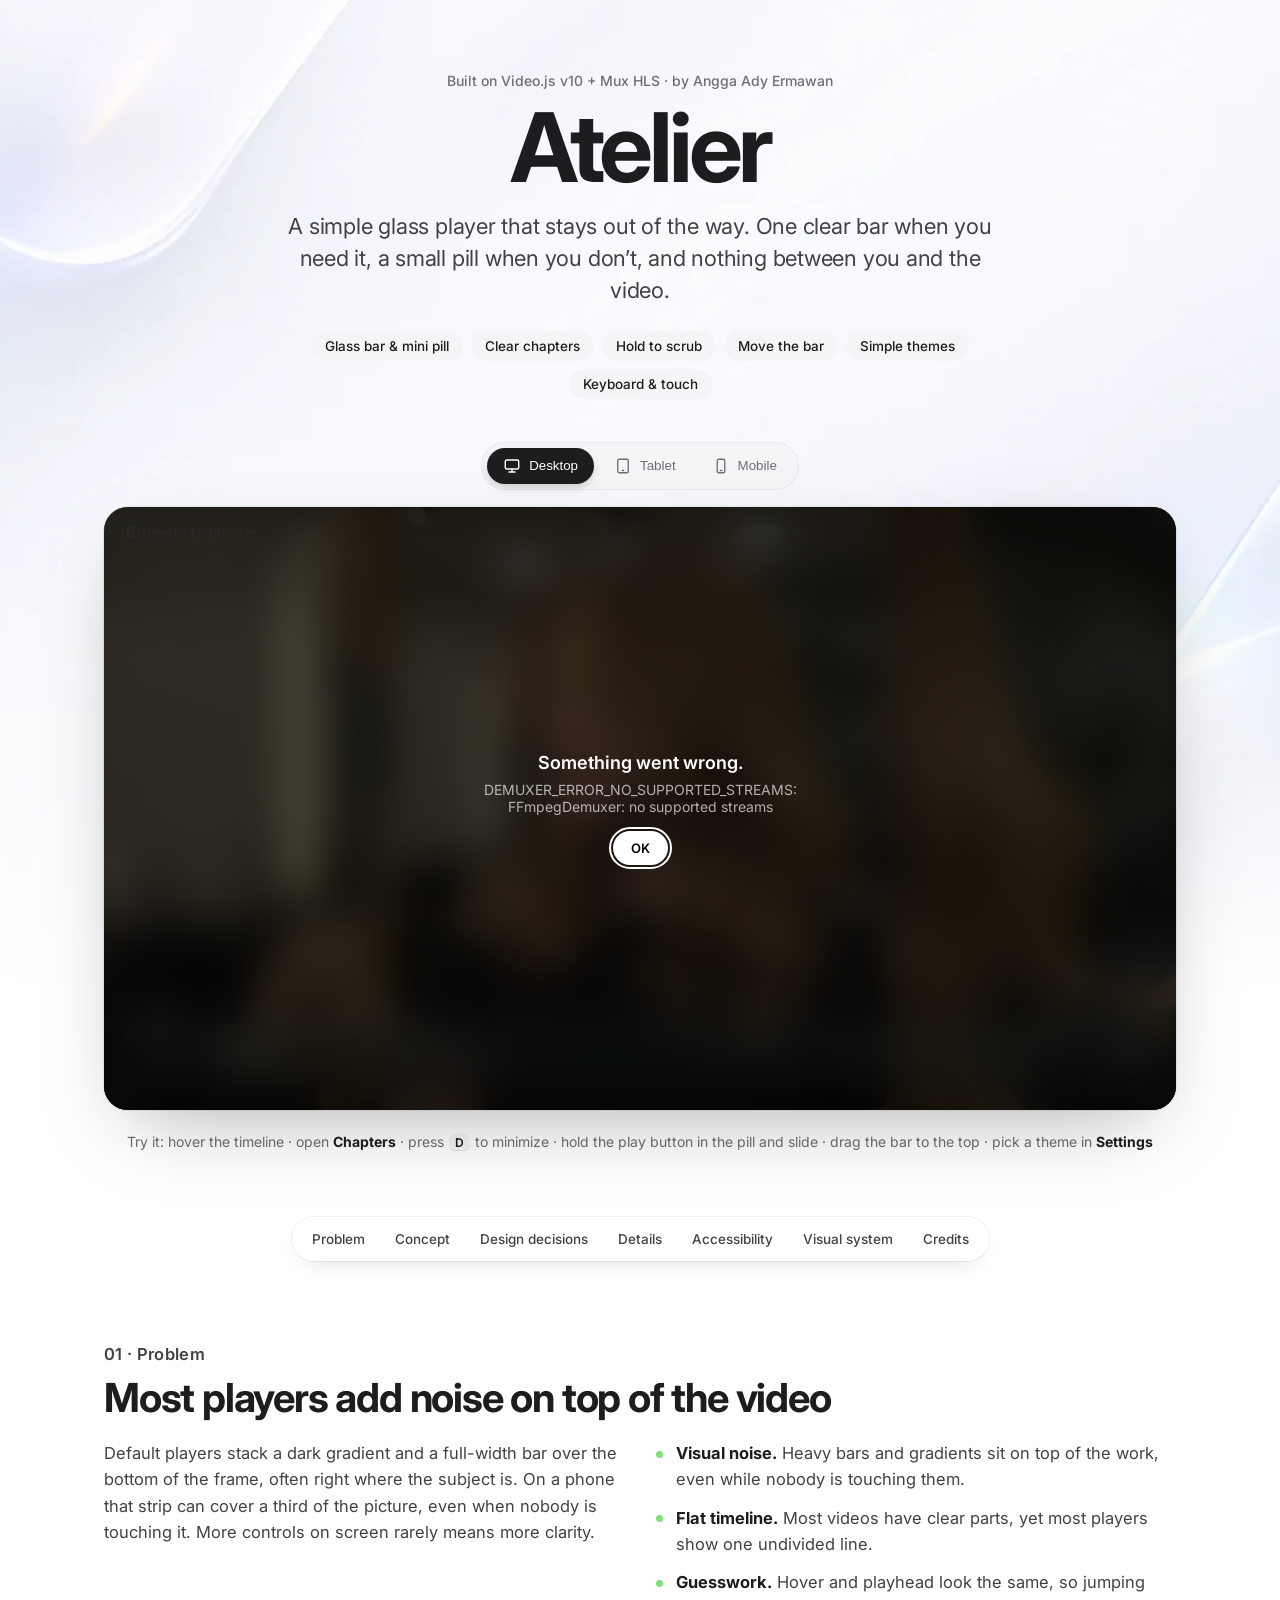
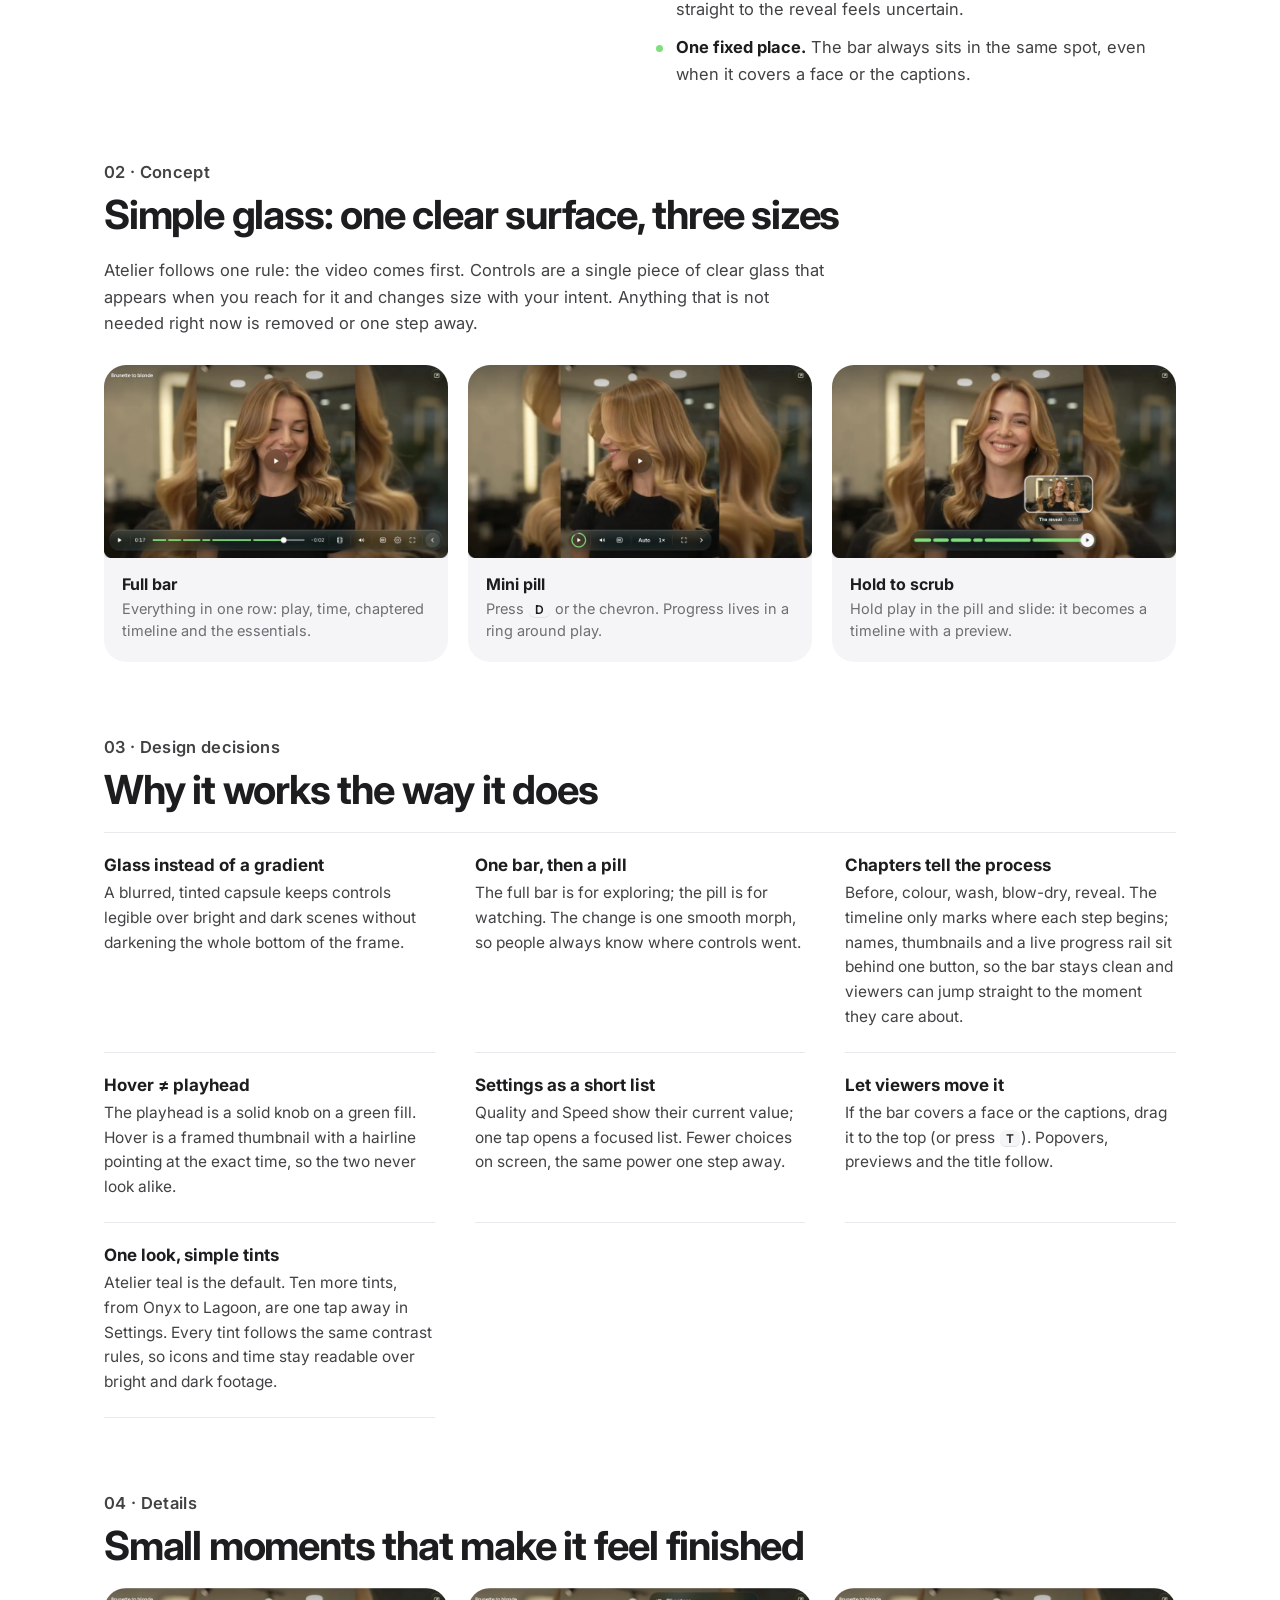
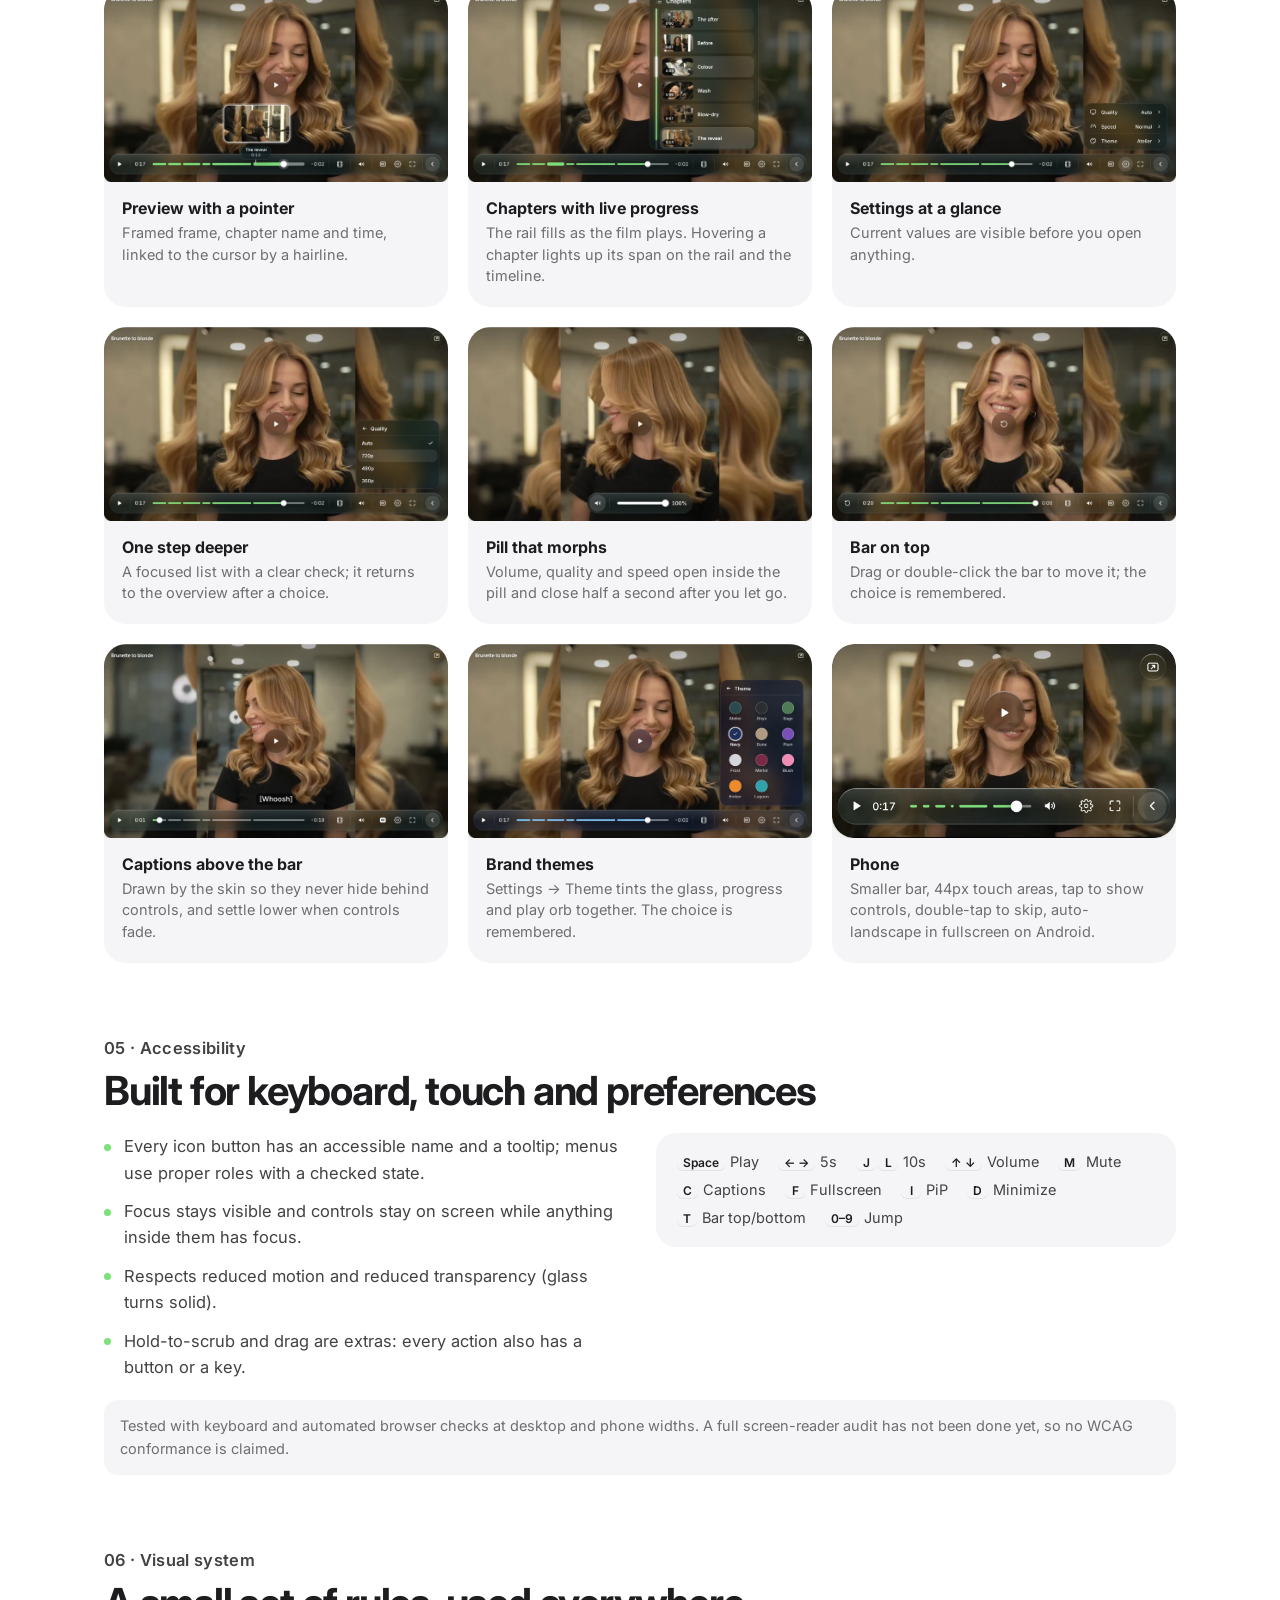
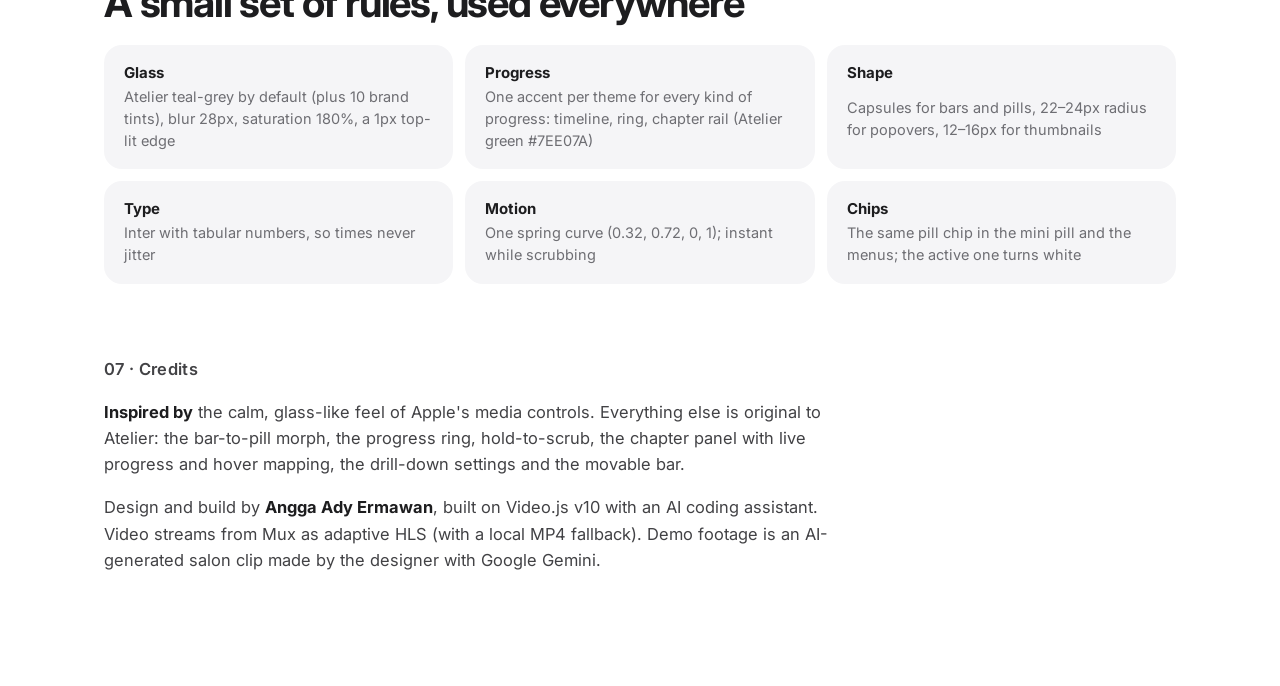
<file: atelier/index.html>
<!doctype html>
<html lang="en">
<head>
<meta charset="utf-8">
<meta name="viewport" content="width=device-width, initial-scale=1">
<title>Atelier · A Video.js v10 skin</title>
<meta name="theme-color" content="#ffffff">
<meta name="description" content="Atelier is a simple glass video player skin for Video.js v10: one clear bar when you need it, a small pill when you don't, and nothing between you and the video. Designed by Angga Ady Ermawan.">
<link rel="preconnect" href="https://fonts.googleapis.com">
<link rel="preconnect" href="https://fonts.gstatic.com" crossorigin>
<link href="https://fonts.googleapis.com/css2?family=Inter:wght@400;500;600;700&display=swap" rel="stylesheet" media="print" onload="this.media='all'">
  <script type="module" crossorigin src="./assets/index-BBI41XhM.js"></script>
  <link rel="stylesheet" crossorigin href="./assets/index-KjU_bcAe.css">
</head>
<body>
<svg width="0" height="0" style="position:absolute" aria-hidden="true" focusable="false"><filter id="lens-liquid" x="-20%" y="-20%" width="140%" height="140%"><feTurbulence id="lens-noise" type="fractalNoise" baseFrequency="0.02 0.03" numOctaves="2" seed="3" result="n"/><feDisplacementMap id="lens-disp" in="SourceGraphic" in2="n" scale="0" xChannelSelector="R" yChannelSelector="G"/></filter></svg>
<main class="page">
  <header class="intro">
    <p class="eyebrow">Built on Video.js v10 + Mux HLS · by Angga Ady Ermawan</p>
    <h1 class="lens-title">Atelier<span class="lens" aria-hidden="true"><span class="lens-in">Atelier</span></span></h1>
    <p class="lede">A simple glass player that stays out of the way. One clear bar when you need it, a small pill when you don&rsquo;t, and nothing between you and the video.</p>
    <ul class="pills" aria-label="Highlights">
      <li>Glass bar &amp; mini pill</li><li>Clear chapters</li><li>Hold to scrub</li><li>Move the bar</li><li>Simple themes</li><li>Keyboard &amp; touch</li>
    </ul>
  </header>

  <div class="dv-bar" role="radiogroup" aria-label="Preview size">
    <button type="button" role="radio" aria-checked="true" data-dv="desktop"><svg viewBox="0 0 24 24" aria-hidden="true"><rect x="3" y="4" width="18" height="12" rx="2"/><path d="M8 20h8M12 16v4"/></svg>Desktop</button>
    <button type="button" role="radio" aria-checked="false" data-dv="tablet"><svg viewBox="0 0 24 24" aria-hidden="true"><rect x="5" y="3" width="14" height="18" rx="2"/><path d="M11 18h2"/></svg>Tablet</button>
    <button type="button" role="radio" aria-checked="false" data-dv="mobile"><svg viewBox="0 0 24 24" aria-hidden="true"><rect x="7" y="3" width="10" height="18" rx="2"/><path d="M11 18h2"/></svg>Mobile</button>
  </div>
  <div class="dv-stage" data-dv="desktop">
  <video-player class="atelier" content-title="Brunette to blonde" data-mux-playback-id="DE3edfRfpi7k1F00WEbUk01KboC4ZcxB9VLWufKX5AArU">
    <media-container class="atelier-container">
      <video data-fallback="media/salon-720.mp4" poster="media/salon/poster.jpg" style="object-fit:cover" playsinline preload="metadata" crossorigin="anonymous">
        <track kind="chapters" src="media/salon/chapters.vtt" srclang="en" label="Chapters" default>
        <track kind="metadata" src="media/salon/storyboard.vtt" label="thumbnails" default>
        <track kind="captions" src="media/salon/captions.vtt" srclang="en" label="English">
      </video>

      <div class="atelier-captions" aria-hidden="true"><span></span></div>
      <media-poster class="atelier-poster"><img alt=""></media-poster>

      <media-buffering-indicator class="atelier-buffering" aria-hidden="true">
        <svg viewBox="0 0 48 48"><circle cx="24" cy="24" r="20"/></svg>
      </media-buffering-indicator>

      <media-seek-indicator class="atelier-seek-indicator" aria-hidden="true">
        <span class="atelier-seek-sign"></span><media-seek-indicator-value></media-seek-indicator-value>
      </media-seek-indicator>

      <media-volume-indicator class="atelier-volume-indicator" aria-hidden="true">
        <media-volume-indicator-fill class="atelier-volume-indicator-fill">
          <media-volume-indicator-value class="atelier-volume-indicator-value"></media-volume-indicator-value>
        </media-volume-indicator-fill>
      </media-volume-indicator>

      <media-controls class="atelier-controls">
        <media-controls-backdrop class="atelier-scrim"></media-controls-backdrop>
        <media-controls-content class="atelier-content">
          <media-tooltip-group>

          <div class="atelier-top">
            <div class="atelier-heading">
              <media-title class="atelier-title"></media-title>
            </div>
            <media-pip-button class="atelier-btn atelier-ghost" id="at-pip">
              <svg class="i-on" viewBox="0 0 24 24"><rect x="3" y="5" width="18" height="14" rx="3"/><rect x="12" y="11.5" width="6.5" height="5" rx="1.4" class="fill"/></svg>
              <svg class="i-off" viewBox="0 0 24 24"><rect x="3" y="5" width="18" height="14" rx="3"/><path d="M9 15l6-6m-4 0h4v4"/></svg>
            </media-pip-button>
            <media-tooltip trigger="at-pip" side="bottom" class="atelier-tip"><media-tooltip-label></media-tooltip-label><media-tooltip-shortcut class="atelier-kbd"></media-tooltip-shortcut></media-tooltip>
          </div>

          <media-controls-group class="atelier-center">
            <media-seek-button seconds="-10" class="atelier-btn atelier-orb-sm">
              <svg viewBox="0 0 24 24"><path d="M4 12a8 8 0 1 0 2.4-5.7M4 4v4h4"/></svg><span>10</span>
            </media-seek-button>
            <media-play-button class="atelier-orb">
              <svg class="i-play" viewBox="0 0 24 24"><path d="M8 5.6v12.8a.8.8 0 0 0 1.2.7l10.2-6.4a.8.8 0 0 0 0-1.4L9.2 4.9A.8.8 0 0 0 8 5.6z" class="fill"/></svg>
              <svg class="i-pause" viewBox="0 0 24 24"><rect x="6.5" y="5" width="3.6" height="14" rx="1.2" class="fill"/><rect x="13.9" y="5" width="3.6" height="14" rx="1.2" class="fill"/></svg>
              <svg class="i-replay" viewBox="0 0 24 24"><path d="M4 12a8 8 0 1 0 2.4-5.7M4 4v4h4"/></svg>
            </media-play-button>
            <media-seek-button seconds="10" class="atelier-btn atelier-orb-sm">
              <svg viewBox="0 0 24 24"><path d="M20 12a8 8 0 1 1-2.4-5.7M20 4v4h-4"/></svg><span>10</span>
            </media-seek-button>
          </media-controls-group>

          <div class="atelier-dock">
          <div class="atelier-full">
          <div class="atelier-scrub">
            <media-time class="atelier-scrub-time" type="current"></media-time>
            <media-time-slider class="atelier-timeline">
              <media-time-slider-chapters class="atelier-chapters">
                <template>
                  <div class="atelier-chapter">
                    <media-slider-track class="atelier-track">
                      <media-slider-buffer class="atelier-buffer"></media-slider-buffer>
                      <media-slider-fill class="atelier-fill"></media-slider-fill>
                    </media-slider-track>
                  </div>
                </template>
              </media-time-slider-chapters>
              <media-slider-thumb class="atelier-knob"></media-slider-thumb>
              <media-slider-preview class="atelier-preview">
                <div class="atelier-card">
                  <media-slider-thumbnail class="atelier-thumb"><img alt="" aria-hidden="true" decoding="async"></media-slider-thumbnail>
                  <div class="atelier-pill">
                    <media-time-slider-chapter-title class="atelier-card-chapter"></media-time-slider-chapter-title>
                    <media-slider-value class="atelier-card-time" type="pointer"></media-slider-value>
                  </div>
                  <i class="atelier-stem" aria-hidden="true"></i>
                </div>
              </media-slider-preview>
            </media-time-slider>
            <media-time class="atelier-scrub-time atelier-remaining" type="remaining"></media-time>
          </div>
          <span class="atelier-divider at-fold" aria-hidden="true"></span>
          <div class="atelier-bar">
            <media-play-button class="atelier-btn" id="at-play">
              <svg class="atelier-ring" viewBox="0 0 48 48" aria-hidden="true"><circle class="ring-bg" cx="24" cy="24" r="21"/><circle class="ring-fg" cx="24" cy="24" r="21" pathLength="100"/></svg>
              <svg class="i-play" viewBox="0 0 24 24"><path d="M8 5.6v12.8a.8.8 0 0 0 1.2.7l10.2-6.4a.8.8 0 0 0 0-1.4L9.2 4.9A.8.8 0 0 0 8 5.6z" class="fill"/></svg>
              <svg class="i-pause" viewBox="0 0 24 24"><rect x="6.5" y="5" width="3.6" height="14" rx="1.2" class="fill"/><rect x="13.9" y="5" width="3.6" height="14" rx="1.2" class="fill"/></svg>
              <svg class="i-replay" viewBox="0 0 24 24"><path d="M4 12a8 8 0 1 0 2.4-5.7M4 4v4h4"/></svg>
            </media-play-button>
            <media-tooltip trigger="at-play" side="top" class="atelier-tip"><media-tooltip-label></media-tooltip-label><media-tooltip-shortcut class="atelier-kbd"></media-tooltip-shortcut></media-tooltip>
            <span class="bar-sep play-sep" aria-hidden="true"></span>

            <span class="bar-sep chap-sep" aria-hidden="true"></span>
            <button type="button" class="atelier-btn atelier-chapters-btn at-fold" id="at-chapters" aria-haspopup="true" aria-expanded="false" aria-controls="at-chapters-menu" aria-label="Chapters" hidden>
              <svg viewBox="0 0 24 24"><rect x="4" y="3" width="16" height="18" rx="2.5"/><path d="M8 3v18M16 3v18M4 7.5h4M4 12h4M4 16.5h4M16 7.5h4M16 12h4M16 16.5h4"/></svg>
            </button>
            <media-tooltip trigger="at-chapters" side="top" class="atelier-tip"><span>Chapters</span></media-tooltip>

            <span class="atelier-spacer"><span class="atelier-scene" aria-hidden="true"></span></span>

            <span class="bar-sep" aria-hidden="true"></span>
            <media-mute-button class="atelier-btn at-fold" id="at-mute" commandfor="at-volume">
              <svg class="i-vol" viewBox="0 0 24 24"><path d="M4 9.5v5h3.2L12 18.6V5.4L7.2 9.5z" class="fill"/><path class="w1" d="M15.5 9.5a3.5 3.5 0 0 1 0 5"/><path class="w2" d="M18 7a7 7 0 0 1 0 10"/></svg>
              <svg class="i-muted" viewBox="0 0 24 24"><path d="M4 9.5v5h3.2L12 18.6V5.4L7.2 9.5z" class="fill"/><path d="M16 9.5l5 5m0-5l-5 5"/></svg>
            </media-mute-button>
            <media-volume-popover id="at-volume" open-on-hover delay="150" close-delay="120" side="top" class="atelier-volume-pop">
              <media-volume-slider class="atelier-volume" orientation="vertical">
                <media-slider-track class="atelier-volume-track"><media-slider-fill class="atelier-volume-fill"></media-slider-fill></media-slider-track>
                <media-slider-thumb class="atelier-volume-thumb"></media-slider-thumb>
              </media-volume-slider>
            </media-volume-popover>

            <span class="bar-sep" aria-hidden="true"></span>
            <media-captions-button class="atelier-btn atelier-cc" id="at-cc">
              <svg viewBox="0 0 24 24"><rect x="3" y="5" width="18" height="14" rx="3.2"/><path d="M10.4 10.2a2.2 2.2 0 1 0 0 3.6M16.6 10.2a2.2 2.2 0 1 0 0 3.6"/></svg>
            </media-captions-button>
            <media-tooltip trigger="at-cc" side="top" class="atelier-tip"><media-tooltip-label></media-tooltip-label><media-tooltip-shortcut class="atelier-kbd"></media-tooltip-shortcut></media-tooltip>
            <span class="atelier-csep" aria-hidden="true"></span>
            <span class="atelier-quality" aria-label="Quality"></span>

            <button type="button" class="atelier-btn atelier-settings-btn at-fold" id="at-settings" aria-haspopup="true" aria-expanded="false" aria-controls="at-settings-menu" aria-label="Playback speed">
              <svg viewBox="0 0 24 24"><circle cx="12" cy="12" r="3"/><path d="M19.4 15a1.7 1.7 0 0 0 .3 1.8l.1.1a2 2 0 1 1-2.8 2.8l-.1-.1a1.7 1.7 0 0 0-1.8-.3 1.7 1.7 0 0 0-1 1.5V21a2 2 0 1 1-4 0v-.1a1.7 1.7 0 0 0-1.1-1.5 1.7 1.7 0 0 0-1.8.3l-.1.1a2 2 0 1 1-2.8-2.8l.1-.1a1.7 1.7 0 0 0 .3-1.8 1.7 1.7 0 0 0-1.5-1H3a2 2 0 1 1 0-4h.1a1.7 1.7 0 0 0 1.5-1.1 1.7 1.7 0 0 0-.3-1.8l-.1-.1a2 2 0 1 1 2.8-2.8l.1.1a1.7 1.7 0 0 0 1.8.3H9a1.7 1.7 0 0 0 1-1.5V3a2 2 0 1 1 4 0v.1a1.7 1.7 0 0 0 1 1.5 1.7 1.7 0 0 0 1.8-.3l.1-.1a2 2 0 1 1 2.8 2.8l-.1.1a1.7 1.7 0 0 0-.3 1.8V9a1.7 1.7 0 0 0 1.5 1H21a2 2 0 1 1 0 4h-.1a1.7 1.7 0 0 0-1.5 1z"/></svg>
            </button>
            <media-tooltip trigger="at-settings" side="top" class="atelier-tip"><span>Speed</span></media-tooltip>

            <media-fullscreen-button class="atelier-btn at-fold" id="at-fs">
              <svg class="i-enter" viewBox="0 0 24 24"><path d="M4 9V5.5A1.5 1.5 0 0 1 5.5 4H9M15 4h3.5A1.5 1.5 0 0 1 20 5.5V9M20 15v3.5a1.5 1.5 0 0 1-1.5 1.5H15M9 20H5.5A1.5 1.5 0 0 1 4 18.5V15"/></svg>
              <svg class="i-exit" viewBox="0 0 24 24"><path d="M9 4v3.5A1.5 1.5 0 0 1 7.5 9H4M20 9h-3.5A1.5 1.5 0 0 1 15 7.5V4M15 20v-3.5a1.5 1.5 0 0 1 1.5-1.5H20M4 15h3.5A1.5 1.5 0 0 1 9 16.5V20"/></svg>
            </media-fullscreen-button>
            <media-tooltip trigger="at-fs" side="top" class="atelier-tip"><media-tooltip-label></media-tooltip-label><media-tooltip-shortcut class="atelier-kbd"></media-tooltip-shortcut></media-tooltip>

            <span class="atelier-vsep" aria-hidden="true"></span>
            <button type="button" class="atelier-btn atelier-compact-toggle" id="at-compact" aria-expanded="true" aria-label="Collapse controls">
              <svg viewBox="0 0 24 24"><path d="M14.5 6l-6 6 6 6"/></svg>
            </button>
            <media-tooltip trigger="at-compact" side="top" class="atelier-tip"><span class="at-compact-label">Collapse</span><span class="atelier-kbd">D</span></media-tooltip>
          </div>
          </div>
          <div class="atelier-mini" data-view="main">
            <div class="mini-view" data-name="main">
              <media-play-button class="atelier-btn mini-play">
                <svg class="atelier-ring" viewBox="0 0 48 48" aria-hidden="true"><circle class="ring-bg" cx="24" cy="24" r="21"/><circle class="ring-fg" cx="24" cy="24" r="21" pathLength="100"/></svg>
                <svg class="i-play" viewBox="0 0 24 24"><path d="M8 5.6v12.8a.8.8 0 0 0 1.2.7l10.2-6.4a.8.8 0 0 0 0-1.4L9.2 4.9A.8.8 0 0 0 8 5.6z" class="fill"/></svg>
                <svg class="i-pause" viewBox="0 0 24 24"><rect x="6.5" y="5" width="3.6" height="14" rx="1.2" class="fill"/><rect x="13.9" y="5" width="3.6" height="14" rx="1.2" class="fill"/></svg>
                <svg class="i-replay" viewBox="0 0 24 24"><path d="M4 12a8 8 0 1 0 2.4-5.7M4 4v4h4"/></svg>
              </media-play-button>
              <span class="mini-sep" aria-hidden="true"></span>
              <button type="button" class="atelier-btn mini-open" data-open="volume" aria-label="Volume">
                <svg class="i-vol" viewBox="0 0 24 24"><path d="M4 9.5v5h3.2L12 18.6V5.4L7.2 9.5z" class="fill"/><path class="w1" d="M15.5 9.5a3.5 3.5 0 0 1 0 5"/><path class="w2" d="M18 7a7 7 0 0 1 0 10"/></svg>
              </button>
              <media-captions-button class="atelier-btn atelier-cc">
                <svg viewBox="0 0 24 24"><rect x="3" y="5" width="18" height="14" rx="3.2"/><path d="M10.4 10.2a2.2 2.2 0 1 0 0 3.6M16.6 10.2a2.2 2.2 0 1 0 0 3.6"/></svg>
              </media-captions-button>
              <span class="mini-sep" aria-hidden="true"></span>
              <button type="button" class="atelier-btn mini-open mini-gear" data-open="more" aria-label="Quality and speed"><svg viewBox="0 0 24 24"><circle cx="12" cy="12" r="3"/><path d="M19.4 15a1.7 1.7 0 0 0 .3 1.8l.1.1a2 2 0 1 1-2.8 2.8l-.1-.1a1.7 1.7 0 0 0-1.8-.3 1.7 1.7 0 0 0-1 1.5V21a2 2 0 1 1-4 0v-.1a1.7 1.7 0 0 0-1.1-1.5 1.7 1.7 0 0 0-1.8.3l-.1.1a2 2 0 1 1-2.8-2.8l.1-.1a1.7 1.7 0 0 0 .3-1.8 1.7 1.7 0 0 0-1.5-1H3a2 2 0 1 1 0-4h.1a1.7 1.7 0 0 0 1.5-1.1 1.7 1.7 0 0 0-.3-1.8l-.1-.1a2 2 0 1 1 2.8-2.8l.1.1a1.7 1.7 0 0 0 1.8.3H9a1.7 1.7 0 0 0 1-1.5V3a2 2 0 1 1 4 0v.1a1.7 1.7 0 0 0 1 1.5 1.7 1.7 0 0 0 1.8-.3l.1-.1a2 2 0 1 1 2.8 2.8l-.1.1a1.7 1.7 0 0 0-.3 1.8V9a1.7 1.7 0 0 0 1.5 1H21a2 2 0 1 1 0 4h-.1a1.7 1.7 0 0 0-1.5 1z"/></svg></button>
              <button type="button" class="mini-text mini-open" data-open="quality" aria-label="Quality"><span class="mini-quality"></span></button>
              <button type="button" class="mini-text mini-open" data-open="speed" aria-label="Speed"><span class="mini-speed">1×</span></button>
              <span class="mini-sep" aria-hidden="true"></span>
              <media-fullscreen-button class="atelier-btn mini-fs">
                <svg class="i-enter" viewBox="0 0 24 24"><path d="M4 9V5.5A1.5 1.5 0 0 1 5.5 4H9M15 4h3.5A1.5 1.5 0 0 1 20 5.5V9M20 15v3.5a1.5 1.5 0 0 1-1.5 1.5H15M9 20H5.5A1.5 1.5 0 0 1 4 18.5V15"/></svg>
                <svg class="i-exit" viewBox="0 0 24 24"><path d="M9 4v3.5A1.5 1.5 0 0 1 7.5 9H4M20 9h-3.5A1.5 1.5 0 0 1 15 7.5V4M15 20v-3.5a1.5 1.5 0 0 1 1.5-1.5H20M4 15h3.5A1.5 1.5 0 0 1 9 16.5V20"/></svg>
              </media-fullscreen-button>
              <button type="button" class="atelier-btn mini-expand" aria-label="Expand controls"><svg viewBox="0 0 24 24"><path d="M9.5 6l6 6-6 6"/></svg></button>
            </div>

            <div class="mini-view" data-name="volume" role="group" aria-label="Volume">
              <media-mute-button class="atelier-btn mini-mute">
                <svg class="i-vol" viewBox="0 0 24 24"><path d="M4 9.5v5h3.2L12 18.6V5.4L7.2 9.5z" class="fill"/><path class="w1" d="M15.5 9.5a3.5 3.5 0 0 1 0 5"/><path class="w2" d="M18 7a7 7 0 0 1 0 10"/></svg>
                <svg class="i-muted" viewBox="0 0 24 24"><path d="M4 9.5v5h3.2L12 18.6V5.4L7.2 9.5z" class="fill"/><path d="M16 9.5l5 5m0-5l-5 5"/></svg>
              </media-mute-button>
              <span class="mini-sep" aria-hidden="true"></span>
              <media-volume-slider class="mini-volume">
                <media-slider-track class="mini-volume-track"><media-slider-fill class="mini-volume-fill"></media-slider-fill></media-slider-track>
                <media-slider-thumb class="mini-volume-thumb"></media-slider-thumb>
              </media-volume-slider>
              <span class="mini-pct" aria-hidden="true">100%</span>
            </div>

            <div class="mini-view mini-scrub-view" data-name="scrub" aria-hidden="true">
              <div class="mini-scrub">
                <div class="mini-scrub-track"></div>
                <div class="mini-scrub-knob"><svg viewBox="0 0 24 24"><path d="M8 5.6v12.8a.8.8 0 0 0 1.2.7l10.2-6.4a.8.8 0 0 0 0-1.4L9.2 4.9A.8.8 0 0 0 8 5.6z" class="fill"/></svg></div>
                <div class="mini-scrub-preview">
                  <div class="mini-scrub-thumb"></div>
                  <div class="mini-scrub-label"><b class="mini-scrub-chapter"></b><span class="mini-scrub-dot">·</span><span class="mini-scrub-time"></span></div>
                </div>
              </div>
            </div>

            <div class="mini-view" data-name="more" role="group" aria-label="Quality and speed">
              <button type="button" class="mini-open mini-ico mini-tag" data-open="quality" aria-label="Quality"><svg viewBox="0 0 24 24"><rect x="3" y="4.5" width="18" height="12" rx="2"/><path d="M9 20h6M12 16.5V20"/></svg><span class="mini-quality-2"></span></button>
              <span class="mini-sep" aria-hidden="true"></span>
              <button type="button" class="mini-open mini-ico mini-tag" data-open="speed" aria-label="Speed"><svg viewBox="0 0 24 24"><path d="M4.5 16a8 8 0 1 1 15 0"/><path d="M12 13l3.5-4"/><circle cx="12" cy="13.5" r="1" class="fill"/></svg><span class="mini-speed-2"></span></button>
            </div>

            <div class="mini-view" data-name="quality" role="radiogroup" aria-label="Quality">
              <div class="mini-chips mini-quality-chips"></div>
            </div>

            <div class="mini-view" data-name="speed" role="radiogroup" aria-label="Speed">
              <div class="mini-chips mini-speed-chips"></div>
            </div>
          </div>
          </div>

          <div class="atelier-menu atelier-chapters-menu" id="at-chapters-menu" role="menu" aria-label="Chapters" hidden></div>
          <div class="atelier-menu atelier-settings-menu" id="at-settings-menu" role="menu" aria-label="Playback speed" hidden>
            <p class="atelier-menu-label">Speed</p>
          </div>

          </media-tooltip-group>
        </media-controls-content>
      </media-controls>

      <media-hotkey keys="Space" action="togglePaused"></media-hotkey>
      <media-hotkey keys="k" action="togglePaused"></media-hotkey>
      <media-hotkey keys="m" action="toggleMuted"></media-hotkey>
      <media-hotkey keys="f" action="toggleFullscreen"></media-hotkey>
      <media-hotkey keys="c" action="toggleSubtitles"></media-hotkey>
      <media-hotkey keys="i" action="togglePictureInPicture"></media-hotkey>
      <media-hotkey keys="ArrowLeft" action="seekStep" value="-5"></media-hotkey>
      <media-hotkey keys="ArrowRight" action="seekStep" value="5"></media-hotkey>
      <media-hotkey keys="j" action="seekStep" value="-10"></media-hotkey>
      <media-hotkey keys="l" action="seekStep" value="10"></media-hotkey>
      <media-hotkey keys="ArrowUp" action="volumeStep" value="0.05"></media-hotkey>
      <media-hotkey keys="ArrowDown" action="volumeStep" value="-0.05"></media-hotkey>
      <media-hotkey keys="0-9" action="seekToPercent"></media-hotkey>
      <media-hotkey keys="Shift+>" action="speedUp"></media-hotkey>
      <media-hotkey keys="Shift+<" action="speedDown"></media-hotkey>

      <media-gesture type="tap" action="togglePaused" pointer="mouse" region="center"></media-gesture>
      <media-gesture type="tap" action="toggleControls" pointer="touch"></media-gesture>
      <media-gesture type="doubletap" action="seekStep" value="-10" region="left"></media-gesture>
      <media-gesture type="doubletap" action="seekStep" value="10" region="right"></media-gesture>

      <media-status-announcer></media-status-announcer>

      <media-error-dialog>
        <media-dialog-popup class="atelier-error">
          <media-dialog-title class="atelier-error-title"></media-dialog-title>
          <media-dialog-description class="atelier-error-desc"></media-dialog-description>
          <media-dialog-close class="atelier-error-close"></media-dialog-close>
        </media-dialog-popup>
      </media-error-dialog>
    </media-container>
  </video-player>
  </div>

  <p class="try">Try it: hover the timeline · open <b>Chapters</b> · press <kbd>D</kbd> to minimize · hold the play button in the pill and slide · drag the bar to the top · pick a theme in <b>Settings</b></p>

  <article class="story">
    <nav class="toc" aria-label="On this page">
      <a href="#problem">Problem</a><a href="#concept">Concept</a><a href="#decisions">Design decisions</a><a href="#details">Details</a><a href="#a11y">Accessibility</a><a href="#system">Visual system</a><a href="#credits">Credits</a>
    </nav>

    <section id="problem" class="block">
      <p class="kicker">01 · Problem</p>
      <h2>Most players add noise on top of the video</h2>
      <div class="two">
        <p>Default players stack a dark gradient and a full-width bar over the bottom of the frame, often right where the subject is. On a phone that strip can cover a third of the picture, even when nobody is touching it. More controls on screen rarely means more clarity.</p>
        <ul class="list">
          <li><b>Visual noise.</b> Heavy bars and gradients sit on top of the work, even while nobody is touching them.</li>
          <li><b>Flat timeline.</b> Most videos have clear parts, yet most players show one undivided line.</li>
          <li><b>Guesswork.</b> Hover and playhead look the same, so jumping straight to the reveal feels uncertain.</li>
          <li><b>One fixed place.</b> The bar always sits in the same spot, even when it covers a face or the captions.</li>
        </ul>
      </div>
    </section>

    <section id="concept" class="block">
      <p class="kicker">02 · Concept</p>
      <h2>Simple glass: one clear surface, three sizes</h2>
      <p class="wide">Atelier follows one rule: the video comes first. Controls are a single piece of clear glass that appears when you reach for it and changes size with your intent. Anything that is not needed right now is removed or one step away.</p>
      <div class="cards three">
        <figure class="card"><img src="shots/01-expanded.webp" alt="Expanded glass bar with time, chaptered timeline and controls in one row" loading="lazy"><figcaption><b>Full bar</b><span>Everything in one row: play, time, chaptered timeline and the essentials.</span></figcaption></figure>
        <figure class="card"><img src="shots/06-minimized.webp" alt="Minimized pill with a progress ring around play, volume, captions, quality, speed and fullscreen" loading="lazy"><figcaption><b>Mini pill</b><span>Press <kbd>D</kbd> or the chevron. Progress lives in a ring around play.</span></figcaption></figure>
        <figure class="card"><img src="shots/08-hold-scrub.webp" alt="Pill turned into a scrubber with a framed preview and chapter name" loading="lazy"><figcaption><b>Hold to scrub</b><span>Hold play in the pill and slide: it becomes a timeline with a preview.</span></figcaption></figure>
      </div>
    </section>

    <section id="decisions" class="block">
      <p class="kicker">03 · Design decisions</p>
      <h2>Why it works the way it does</h2>
      <div class="rows">
        <div class="row"><b>Glass instead of a gradient</b><p>A blurred, tinted capsule keeps controls legible over bright and dark scenes without darkening the whole bottom of the frame.</p></div>
        <div class="row"><b>One bar, then a pill</b><p>The full bar is for exploring; the pill is for watching. The change is one smooth morph, so people always know where controls went.</p></div>
        <div class="row"><b>Chapters tell the process</b><p>Before, colour, wash, blow-dry, reveal. The timeline only marks where each step begins; names, thumbnails and a live progress rail sit behind one button, so the bar stays clean and viewers can jump straight to the moment they care about.</p></div>
        <div class="row"><b>Hover ≠ playhead</b><p>The playhead is a solid knob on a green fill. Hover is a framed thumbnail with a hairline pointing at the exact time, so the two never look alike.</p></div>
        <div class="row"><b>Settings as a short list</b><p>Quality and Speed show their current value; one tap opens a focused list. Fewer choices on screen, the same power one step away.</p></div>
        <div class="row"><b>Let viewers move it</b><p>If the bar covers a face or the captions, drag it to the top (or press <kbd>T</kbd>). Popovers, previews and the title follow.</p></div>
        <div class="row"><b>One look, simple tints</b><p>Atelier teal is the default. Ten more tints, from Onyx to Lagoon, are one tap away in Settings. Every tint follows the same contrast rules, so icons and time stay readable over bright and dark footage.</p></div>
      </div>
    </section>

    <section id="details" class="block">
      <p class="kicker">04 · Details</p>
      <h2>Small moments that make it feel finished</h2>
      <div class="cards two-col">
        <figure class="card"><img src="shots/02-preview.webp" alt="Timeline hover showing a framed thumbnail with chapter name and time" loading="lazy"><figcaption><b>Preview with a pointer</b><span>Framed frame, chapter name and time, linked to the cursor by a hairline.</span></figcaption></figure>
        <figure class="card"><img src="shots/03-chapters.webp" alt="Chapters popover with thumbnails, a green progress rail and a hovered chapter highlighted on the timeline" loading="lazy"><figcaption><b>Chapters with live progress</b><span>The rail fills as the film plays. Hovering a chapter lights up its span on the rail and the timeline.</span></figcaption></figure>
        <figure class="card"><img src="shots/04-settings.webp" alt="Settings popover listing Quality Auto and Speed Normal" loading="lazy"><figcaption><b>Settings at a glance</b><span>Current values are visible before you open anything.</span></figcaption></figure>
        <figure class="card"><img src="shots/05-settings-quality.webp" alt="Quality list with Auto checked" loading="lazy"><figcaption><b>One step deeper</b><span>A focused list with a clear check; it returns to the overview after a choice.</span></figcaption></figure>
        <figure class="card"><img src="shots/07-mini-volume.webp" alt="Mini pill morphed into a volume slider with a percentage" loading="lazy"><figcaption><b>Pill that morphs</b><span>Volume, quality and speed open inside the pill and close half a second after you let go.</span></figcaption></figure>
        <figure class="card"><img src="shots/09-dock-top.webp" alt="Glass bar moved to the top of the frame, title moved to the bottom" loading="lazy"><figcaption><b>Bar on top</b><span>Drag or double-click the bar to move it; the choice is remembered.</span></figcaption></figure>
        <figure class="card"><img src="shots/10-captions.webp" alt="Caption shown above the glass bar" loading="lazy"><figcaption><b>Captions above the bar</b><span>Drawn by the skin so they never hide behind controls, and settle lower when controls fade.</span></figcaption></figure>
        <figure class="card"><img src="shots/13-themes.webp" alt="Theme picker in settings showing eleven colour dots, Navy selected" loading="lazy"><figcaption><b>Brand themes</b><span>Settings → Theme tints the glass, progress and play orb together. The choice is remembered.</span></figcaption></figure>
        <figure class="card phone"><img src="shots/11-mobile.webp" alt="Phone layout with a compact bar" loading="lazy"><figcaption><b>Phone</b><span>Smaller bar, 44px touch areas, tap to show controls, double-tap to skip, auto-landscape in fullscreen on Android.</span></figcaption></figure>
      </div>
    </section>

    <section id="a11y" class="block">
      <p class="kicker">05 · Accessibility</p>
      <h2>Built for keyboard, touch and preferences</h2>
      <div class="two">
        <ul class="list">
          <li>Every icon button has an accessible name and a tooltip; menus use proper roles with a checked state.</li>
          <li>Focus stays visible and controls stay on screen while anything inside them has focus.</li>
          <li>Respects reduced motion and reduced transparency (glass turns solid).</li>
          <li>Hold-to-scrub and drag are extras: every action also has a button or a key.</li>
        </ul>
        <div class="keys">
          <span><kbd>Space</kbd> Play</span><span><kbd>← →</kbd> 5s</span><span><kbd>J</kbd><kbd>L</kbd> 10s</span><span><kbd>↑ ↓</kbd> Volume</span><span><kbd>M</kbd> Mute</span><span><kbd>C</kbd> Captions</span><span><kbd>F</kbd> Fullscreen</span><span><kbd>I</kbd> PiP</span><span><kbd>D</kbd> Minimize</span><span><kbd>T</kbd> Bar top/bottom</span><span><kbd>0–9</kbd> Jump</span>
        </div>
      </div>
      <p class="note">Tested with keyboard and automated browser checks at desktop and phone widths. A full screen-reader audit has not been done yet, so no WCAG conformance is claimed.</p>
    </section>

    <section id="system" class="block">
      <p class="kicker">06 · Visual system</p>
      <h2>A small set of rules, used everywhere</h2>
      <div class="spec">
        <div><b>Glass</b><span>Atelier teal-grey by default (plus 10 brand tints), blur 28px, saturation 180%, a 1px top-lit edge</span></div>
        <div><b>Progress</b><span>One accent per theme for every kind of progress: timeline, ring, chapter rail (Atelier green #7EE07A)</span></div>
        <div><b>Shape</b><span>Capsules for bars and pills, 22–24px radius for popovers, 12–16px for thumbnails</span></div>
        <div><b>Type</b><span>Inter with tabular numbers, so times never jitter</span></div>
        <div><b>Motion</b><span>One spring curve (0.32, 0.72, 0, 1); instant while scrubbing</span></div>
        <div><b>Chips</b><span>The same pill chip in the mini pill and the menus; the active one turns white</span></div>
      </div>
    </section>

    <section id="credits" class="block credits">
      <p class="kicker">07 · Credits</p>
      <p><b>Inspired by</b> the calm, glass-like feel of Apple's media controls. Everything else is original to Atelier: the bar-to-pill morph, the progress ring, hold-to-scrub, the chapter panel with live progress and hover mapping, the drill-down settings and the movable bar.</p>
      <p>Design and build by <b>Angga Ady Ermawan</b>, built on Video.js v10 with an AI coding assistant. Video streams from Mux as adaptive HLS (with a local MP4 fallback). Demo footage is an AI-generated salon clip made by the designer with Google Gemini.</p>
    </section>
  </article>
</main>
</body>
</html>
</file>
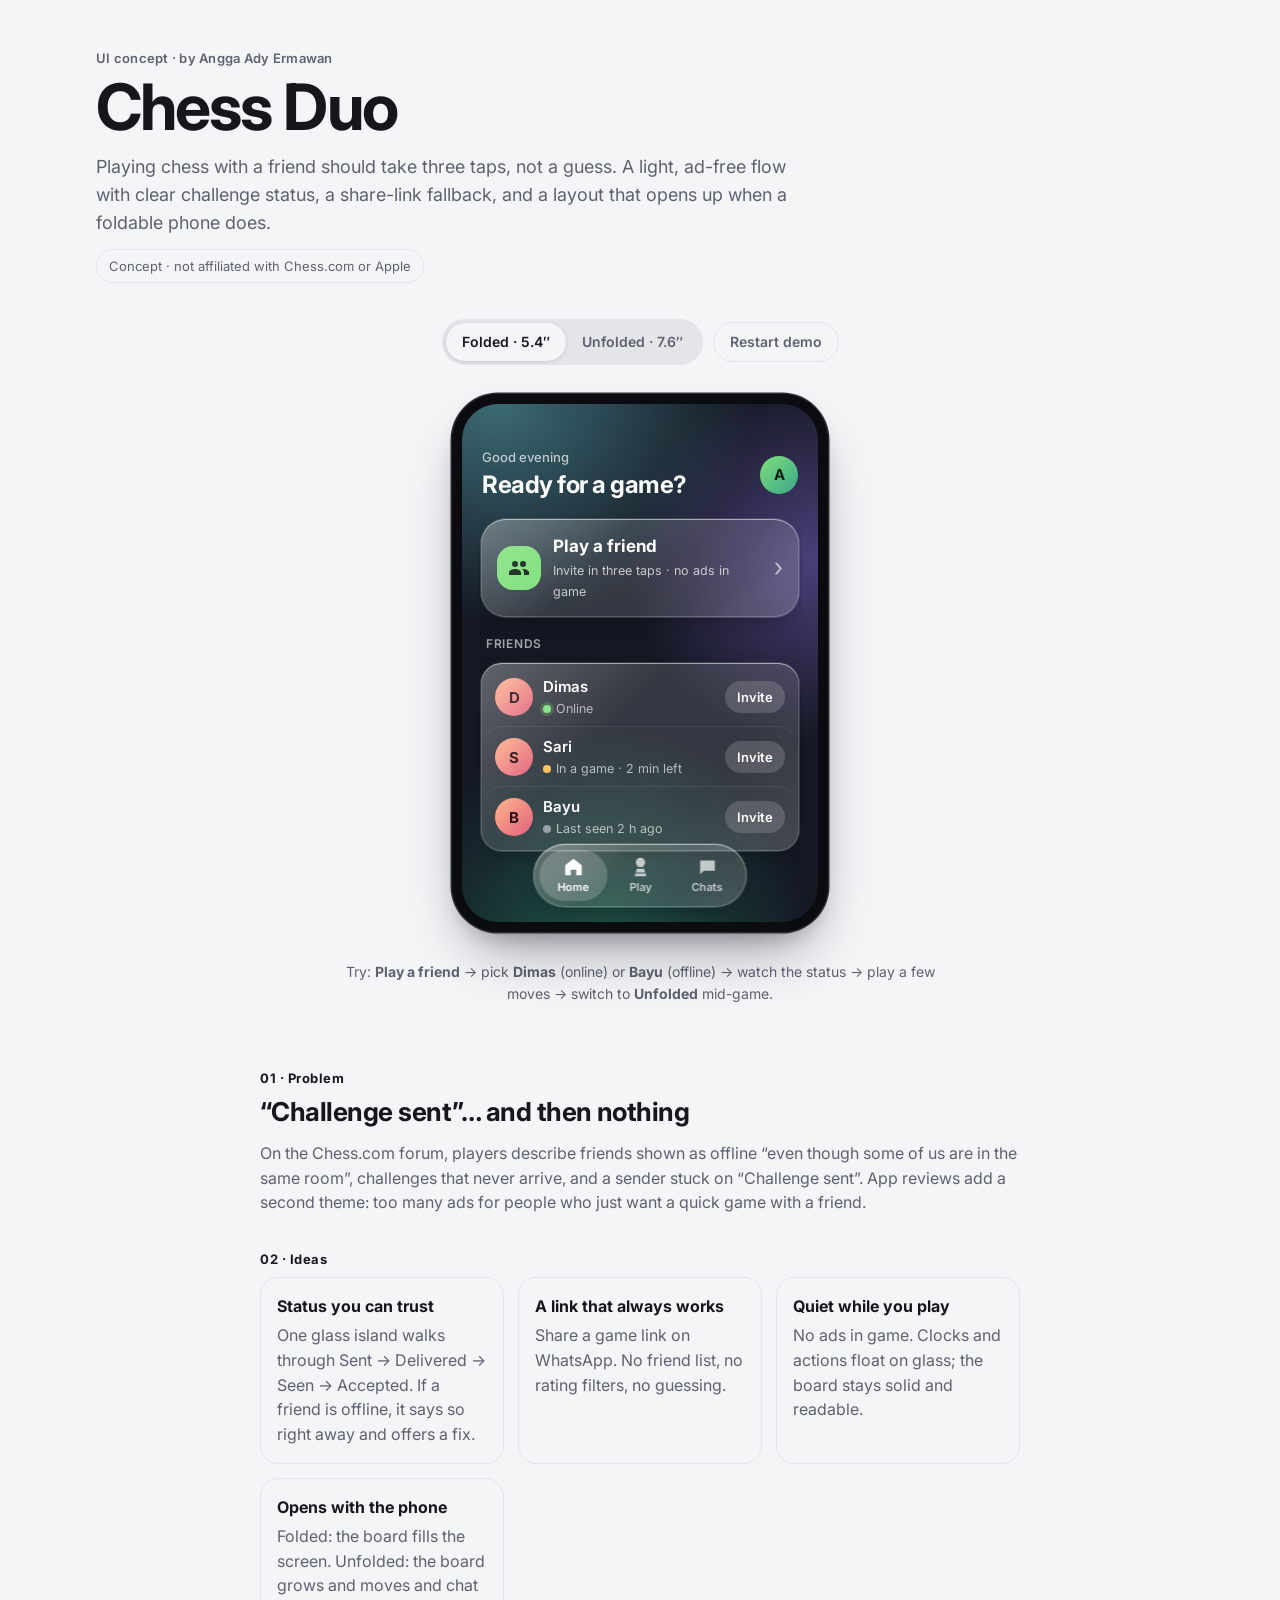
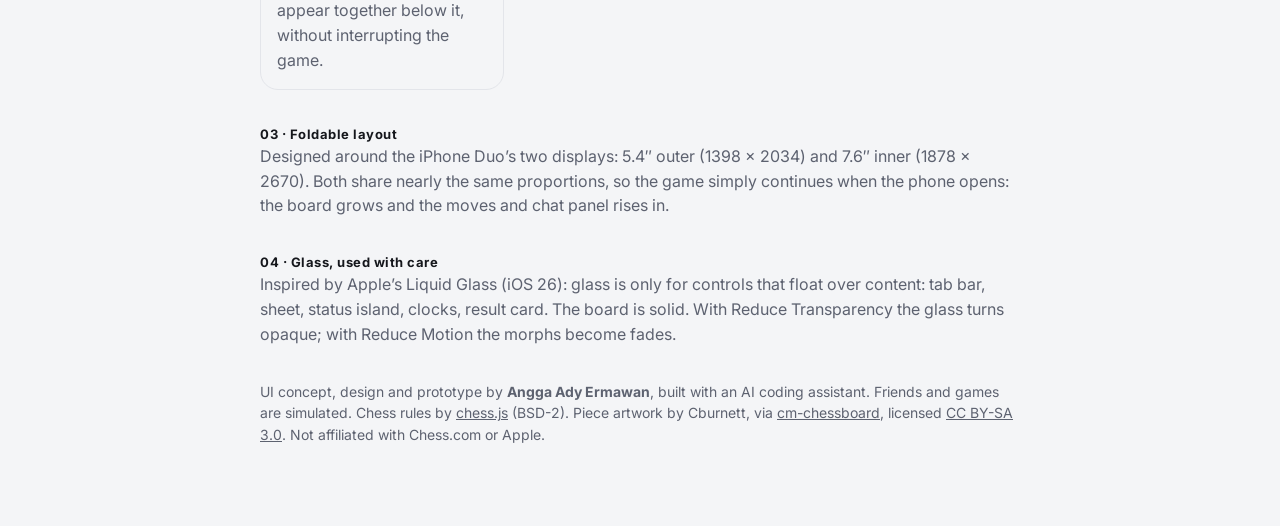
<file: chess-duo/index.html>
<!doctype html>
<html lang="en">
<head>
  <meta charset="utf-8">
  <meta name="viewport" content="width=device-width, initial-scale=1, viewport-fit=cover">
  <title>Chess Duo</title>
  <meta name="description" content="Chess Duo is a UI concept by Angga Ady Ermawan: playing chess with a friend that actually works, in Liquid Glass style, designed for folded and unfolded foldable phones. Concept, not affiliated with Chess.com or Apple.">
  <link rel="preconnect" href="https://fonts.googleapis.com">
  <link rel="preconnect" href="https://fonts.gstatic.com" crossorigin>
  <link href="https://fonts.googleapis.com/css2?family=Inter:wght@400;500;600;700&display=swap" rel="stylesheet">
  <link rel="stylesheet" href="style.css">
</head>
<body>
  <main class="page">
    <header class="intro">
      <p class="eyebrow">UI concept · by Angga Ady Ermawan</p>
      <h1>Chess Duo</h1>
      <p class="lede">Playing chess with a friend should take three taps, not a guess. A light, ad-free flow with clear challenge status, a share-link fallback, and a layout that opens up when a foldable phone does.</p>
      <p class="badge">Concept · not affiliated with Chess.com or Apple</p>
    </header>

    <section class="stage-wrap" aria-label="Interactive prototype">
      <div class="controls" role="toolbar" aria-label="Prototype controls">
        <div class="seg" role="radiogroup" aria-label="Phone posture">
          <button type="button" role="radio" aria-checked="true" data-posture="folded">Folded · 5.4″</button>
          <button type="button" role="radio" aria-checked="false" data-posture="open">Unfolded · 7.6″</button>
        </div>
        <button type="button" class="ghost" id="restart">Restart demo</button>
      </div>

      <div class="stage">
        <div class="device" id="device" data-posture="folded">
          <div class="screen" id="screen">
            <div class="wall" aria-hidden="true"></div>

            <!-- status island -->
            <div class="island" id="island" role="status" aria-live="polite" hidden>
              <span class="island-dot"></span><span class="island-text"></span>
              <button type="button" class="island-act" hidden></button>
            </div>

            <!-- HOME -->
            <section class="view" data-view="home" aria-label="Home">
              <header class="top">
                <div>
                  <p class="hello">Good evening</p>
                  <h2>Ready for a game?</h2>
                </div>
                <span class="me" aria-label="You">A</span>
              </header>

              <div class="home-body">
                <div class="col">
                  <button type="button" class="hero glass" id="play-friend">
                    <span class="hero-ic" aria-hidden="true"><svg viewBox="0 0 24 24"><path d="M16 11a3 3 0 1 0 0-6 3 3 0 0 0 0 6Zm-8 0a3 3 0 1 0 0-6 3 3 0 0 0 0 6Zm0 2c-2.7 0-6 1.3-6 3.5V19h12v-2.5C14 14.3 10.7 13 8 13Zm8 0c-.3 0-.7 0-1.1.1 1.3.9 2.1 2 2.1 3.4V19h5v-2.5c0-2.2-3.3-3.5-6-3.5Z"/></svg></span>
                    <span><b>Play a friend</b><small>Invite in three taps · no ads in game</small></span>
                    <span class="chev" aria-hidden="true">›</span>
                  </button>

                  <h3 class="label">Friends</h3>
                  <ul class="friends glass" id="friends"></ul>
                </div>

                <div class="col col-side">
                  <h3 class="label">Recent</h3>
                  <ul class="recent glass">
                    <li><span class="res win">W</span><span>vs Dimas · 5+0</span><small>Checkmate</small></li>
                    <li><span class="res loss">L</span><span>vs Sari · 3+2</span><small>Time</small></li>
                    <li><span class="res draw">½</span><span>vs Dimas · 10+0</span><small>Agreed</small></li>
                  </ul>
                  <div class="tip glass">
                    <b>Why this exists</b>
                    <p>Players report challenges stuck on “Challenge sent” and friends shown offline while sitting in the same room. Chess Duo shows every step and always offers a link that works.</p>
                  </div>
                </div>
              </div>

              <nav class="tabbar glass" aria-label="Tabs">
                <button type="button" aria-current="page"><svg viewBox="0 0 24 24"><path d="M12 3 3 10v11h6v-6h6v6h6V10z"/></svg><span>Home</span></button>
                <button type="button"><svg viewBox="0 0 24 24"><path d="M12 2a5 5 0 0 1 3 9v1h-6v-1a5 5 0 0 1 3-9Zm-4 12h8l1 4H7Zm-2 5h12v3H6Z"/></svg><span>Play</span></button>
                <button type="button"><svg viewBox="0 0 24 24"><path d="M4 5h16v11H8l-4 4Z"/></svg><span>Chats</span></button>
              </nav>
            </section>

            <!-- LOBBY -->
            <section class="view" data-view="lobby" aria-label="Lobby" hidden>
              <div class="lobby">
                <p class="hello">Friendly game · <span id="lobby-tc">5+0</span></p>
                <div class="duel">
                  <div class="pcard glass"><span class="av av-me">A</span><b>You</b><small>White</small><span class="ready-tag" id="ready-me">Not ready</span></div>
                  <span class="vs">vs</span>
                  <div class="pcard glass"><span class="av" id="lobby-av">D</span><b id="lobby-name">Dimas</b><small>Black</small><span class="ready-tag on">Ready</span></div>
                </div>
                <button type="button" class="cta" id="btn-ready">I’m ready</button>
                <button type="button" class="link-btn" id="btn-leave">Leave lobby</button>
                <p class="count" id="count" aria-live="assertive"></p>
              </div>
            </section>

            <!-- GAME -->
            <section class="view" data-view="game" aria-label="Game" hidden>
              <div class="game">
                <div class="board-col">
                  <div class="clock glass" id="clock-top"><span class="av sm" id="opp-av">D</span><b id="opp-name">Dimas</b><span class="time" id="t-black">5:00</span></div>
                  <div class="board-wrap">
                    <div class="board" id="board" role="grid" aria-label="Chess board"></div>
                    <div class="toast glass" id="toast" aria-live="polite"></div>
                  </div>
                  <div class="clock glass me-clock" id="clock-bottom"><span class="av sm av-me">A</span><b>You</b><span class="time" id="t-white">5:00</span></div>
                  <div class="game-actions">
                    <button type="button" class="pill glass" id="btn-chat" aria-label="Open chat"><svg viewBox="0 0 24 24"><path d="M4 5h16v11H8l-4 4Z"/></svg><span class="unread" id="unread" hidden></span></button>
                    <button type="button" class="pill glass" id="btn-moves" aria-label="Show moves"><svg viewBox="0 0 24 24"><path d="M4 6h16M4 12h16M4 18h10" stroke="currentColor" stroke-width="2" fill="none" stroke-linecap="round"/></svg></button>
                    <button type="button" class="pill glass" id="btn-resign">Resign</button>
                  </div>
                </div>

                <aside class="side glass" id="side" aria-label="Moves and chat">
                  <div class="side-tabs" role="tablist">
                    <button type="button" role="tab" aria-selected="true" data-tab="moves">Moves</button>
                    <button type="button" role="tab" aria-selected="false" data-tab="chat">Chat</button>
                  </div>
                  <ol class="moves" id="moves" data-pane="moves"></ol>
                  <div class="chat" data-pane="chat" hidden>
                    <ul class="msgs" id="msgs"></ul>
                    <div class="quick" id="quick">
                      <button type="button">Good luck!</button><button type="button">Nice move 👏</button><button type="button">Oops 😅</button><button type="button">GG</button>
                    </div>
                  </div>
                  <button type="button" class="sheet-close" id="side-close" aria-label="Close">Done</button>
                </aside>
              </div>
            </section>

            <!-- INVITE SHEET -->
            <div class="scrim" id="scrim" hidden></div>
            <div class="sheet glass" id="invite" role="dialog" aria-modal="true" aria-labelledby="invite-title" hidden>
              <span class="grab" aria-hidden="true"></span>
              <h3 id="invite-title">Invite a friend</h3>
              <p class="sub">Time control</p>
              <div class="chips" id="tc" role="radiogroup" aria-label="Time control">
                <button type="button" role="radio" aria-checked="false" data-tc="3+2">3+2</button>
                <button type="button" role="radio" aria-checked="true" data-tc="5+0">5+0</button>
                <button type="button" role="radio" aria-checked="false" data-tc="10+0">10+0</button>
              </div>
              <p class="sub">Send to</p>
              <ul class="pick" id="pick"></ul>
              <button type="button" class="share" id="share-link">
                <svg viewBox="0 0 24 24"><path d="M10 14a4 4 0 0 0 5.7 0l3-3a4 4 0 0 0-5.7-5.7l-1 1M14 10a4 4 0 0 0-5.7 0l-3 3a4 4 0 0 0 5.7 5.7l1-1" stroke="currentColor" stroke-width="2" fill="none" stroke-linecap="round"/></svg>
                <span><b>Share a link</b><small>Works on WhatsApp, even if they’re not on your list</small></span>
              </button>
              <button type="button" class="cta" id="send" disabled>Choose a friend</button>
            </div>

            <!-- RESULT -->
            <div class="result glass" id="result" role="dialog" aria-modal="true" aria-labelledby="result-title" hidden>
              <span class="trophy" aria-hidden="true">♔</span>
              <h3 id="result-title">You won</h3>
              <p id="result-sub">by checkmate</p>
              <div class="result-actions">
                <button type="button" class="cta" id="rematch">Rematch</button>
                <button type="button" class="link-btn" id="go-home">Back home</button>
              </div>
            </div>
          </div>
          <span class="hinge" aria-hidden="true"></span>
        </div>
      </div>
      <p class="hint">Try: <b>Play a friend</b> → pick <b>Dimas</b> (online) or <b>Bayu</b> (offline) → watch the status → play a few moves → switch to <b>Unfolded</b> mid-game.</p>
    </section>

    <article class="story">
      <section>
        <p class="kicker">01 · Problem</p>
        <h2>“Challenge sent”… and then nothing</h2>
        <p>On the Chess.com forum, players describe friends shown as offline “even though some of us are in the same room”, challenges that never arrive, and a sender stuck on “Challenge sent”. App reviews add a second theme: too many ads for people who just want a quick game with a friend.</p>
      </section>
      <section>
        <p class="kicker">02 · Ideas</p>
        <div class="grid">
          <div><b>Status you can trust</b><p>One glass island walks through Sent → Delivered → Seen → Accepted. If a friend is offline, it says so right away and offers a fix.</p></div>
          <div><b>A link that always works</b><p>Share a game link on WhatsApp. No friend list, no rating filters, no guessing.</p></div>
          <div><b>Quiet while you play</b><p>No ads in game. Clocks and actions float on glass; the board stays solid and readable.</p></div>
          <div><b>Opens with the phone</b><p>Folded: the board fills the screen. Unfolded: the board grows and moves and chat appear together below it, without interrupting the game.</p></div>
        </div>
      </section>
      <section>
        <p class="kicker">03 · Foldable layout</p>
        <p>Designed around the iPhone Duo’s two displays: 5.4″ outer (1398 × 2034) and 7.6″ inner (1878 × 2670). Both share nearly the same proportions, so the game simply continues when the phone opens: the board grows and the moves and chat panel rises in.</p>
      </section>
      <section>
        <p class="kicker">04 · Glass, used with care</p>
        <p>Inspired by Apple’s Liquid Glass (iOS 26): glass is only for controls that float over content: tab bar, sheet, status island, clocks, result card. The board is solid. With Reduce Transparency the glass turns opaque; with Reduce Motion the morphs become fades.</p>
      </section>
      <section class="credits">
        <p>UI concept, design and prototype by <b>Angga Ady Ermawan</b>, built with an AI coding assistant. Friends and games are simulated. Chess rules by <a href="https://github.com/jhlywa/chess.js">chess.js</a> (BSD-2). Piece artwork by Cburnett, via <a href="https://github.com/shaack/cm-chessboard">cm-chessboard</a>, licensed <a href="https://creativecommons.org/licenses/by-sa/3.0/">CC BY-SA 3.0</a>. Not affiliated with Chess.com or Apple.</p>
      </section>
    </article>
  </main>
  <script type="module" src="app.js"></script>
</body>
</html>
</file>
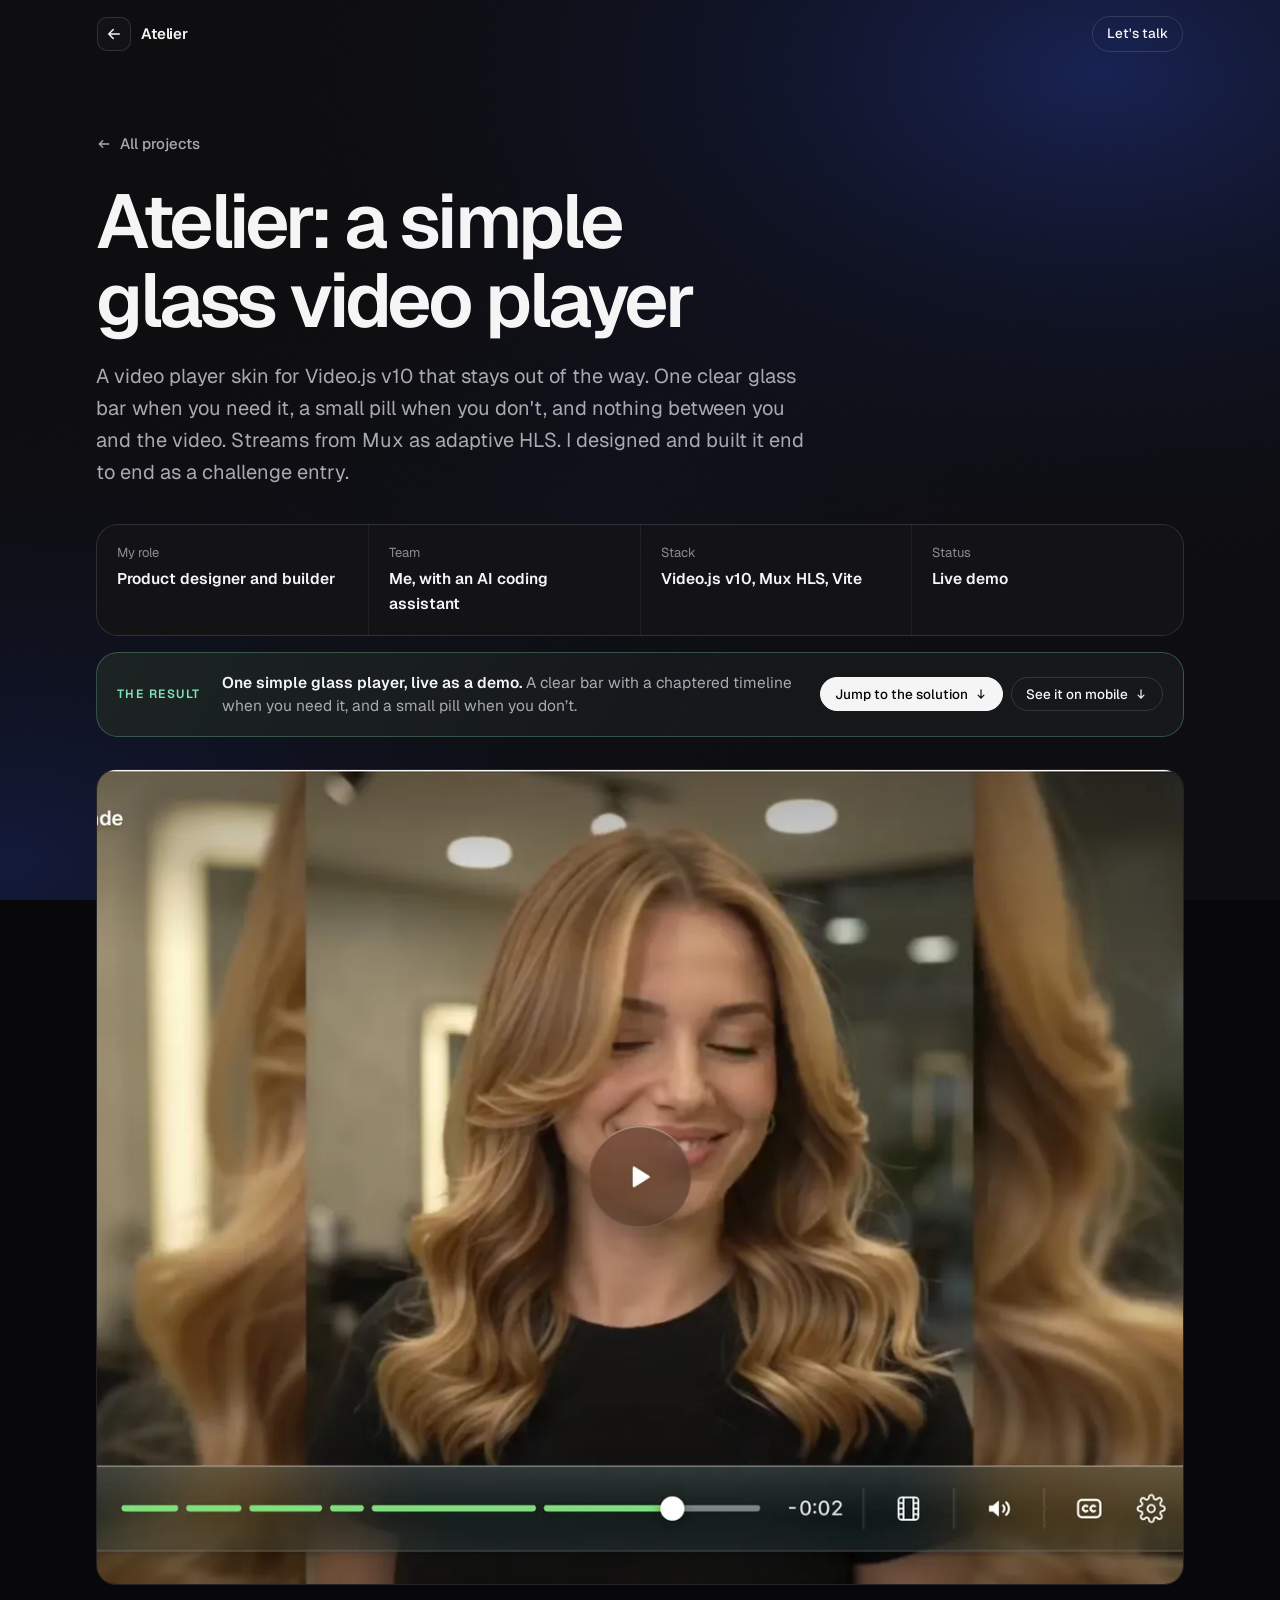
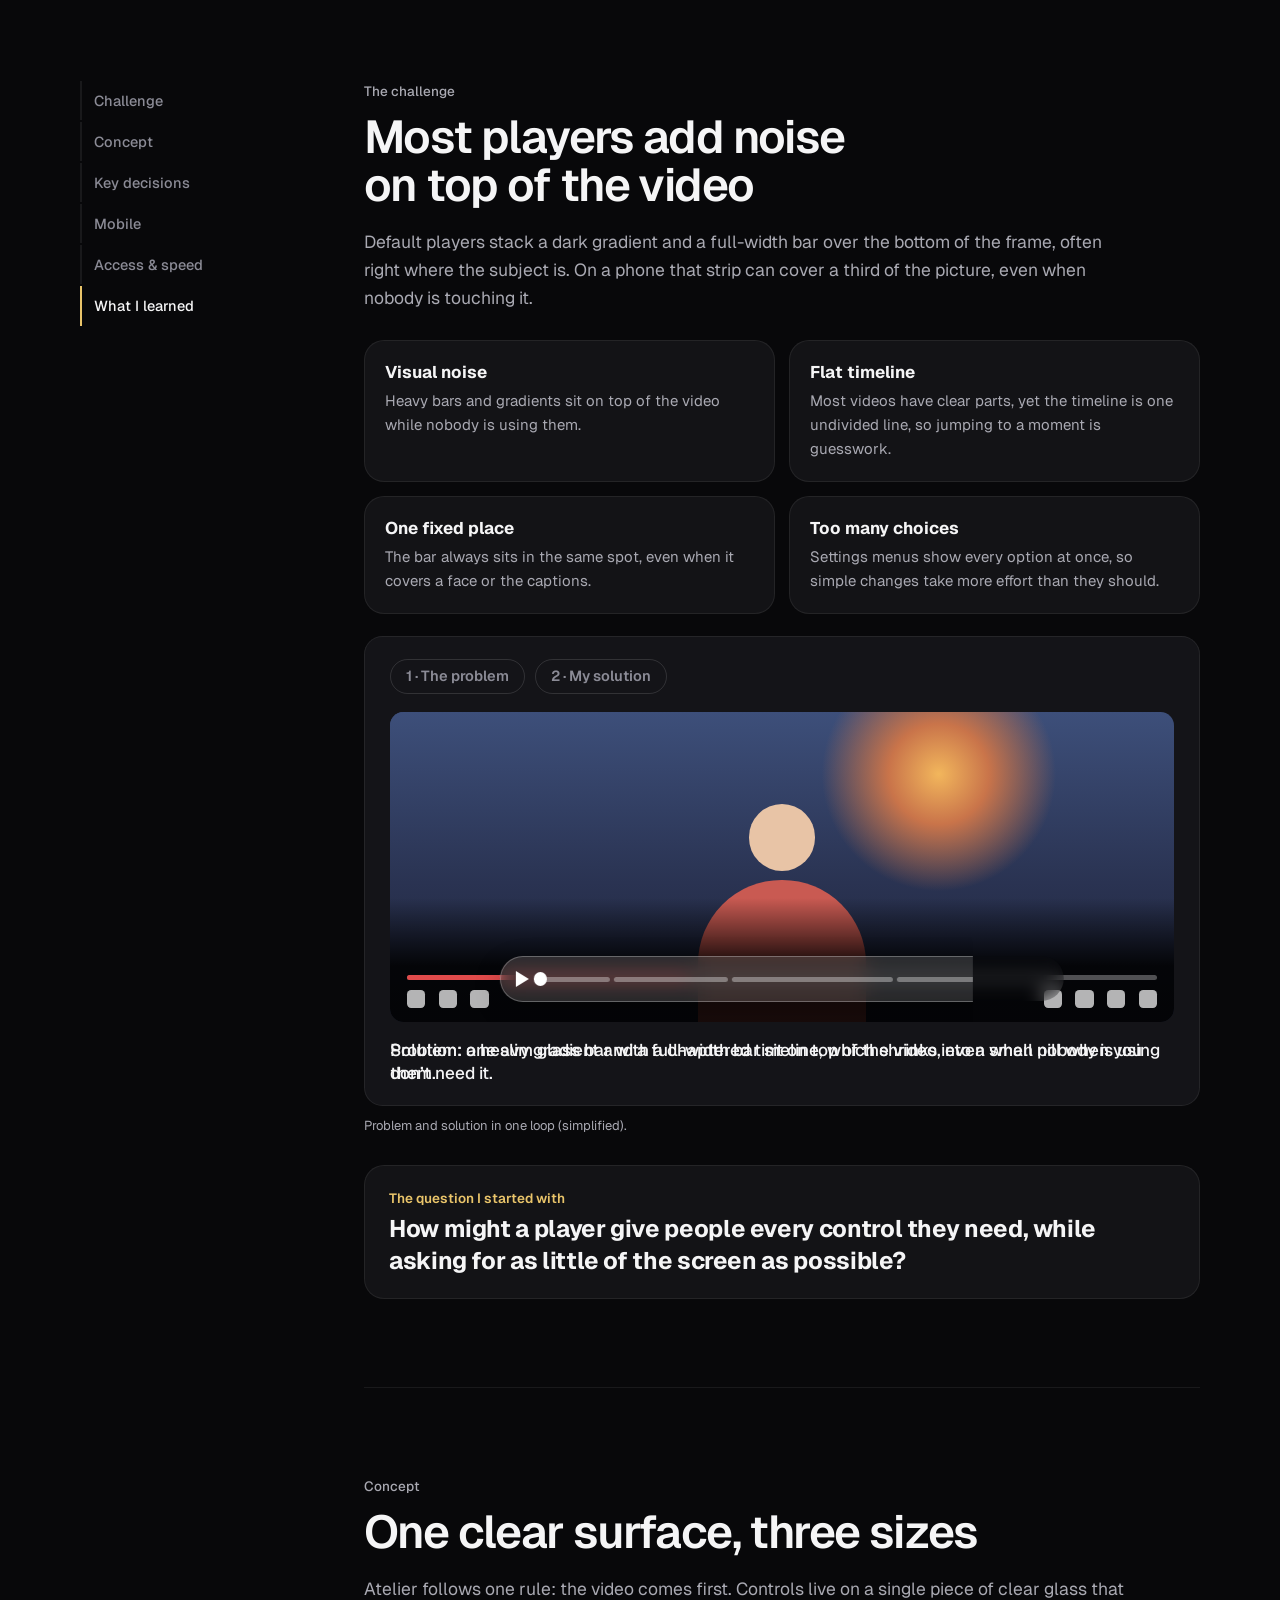
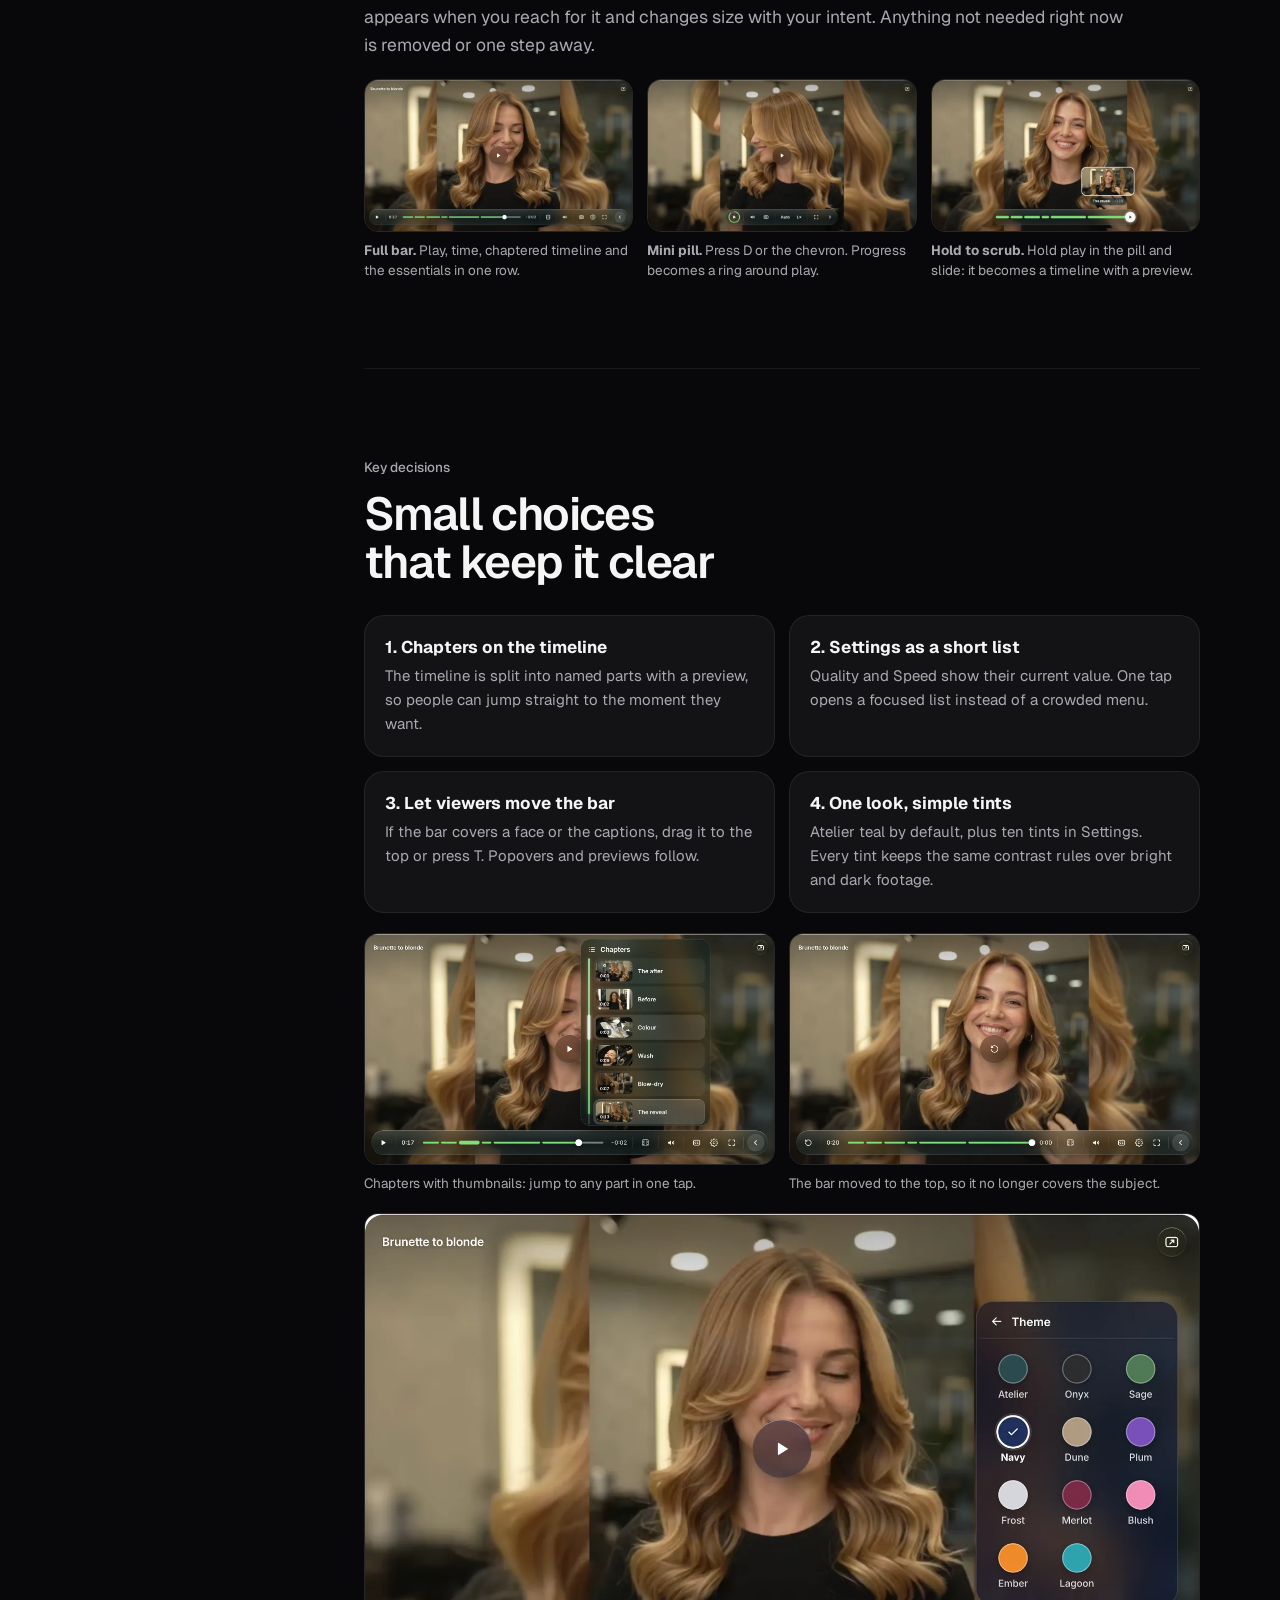
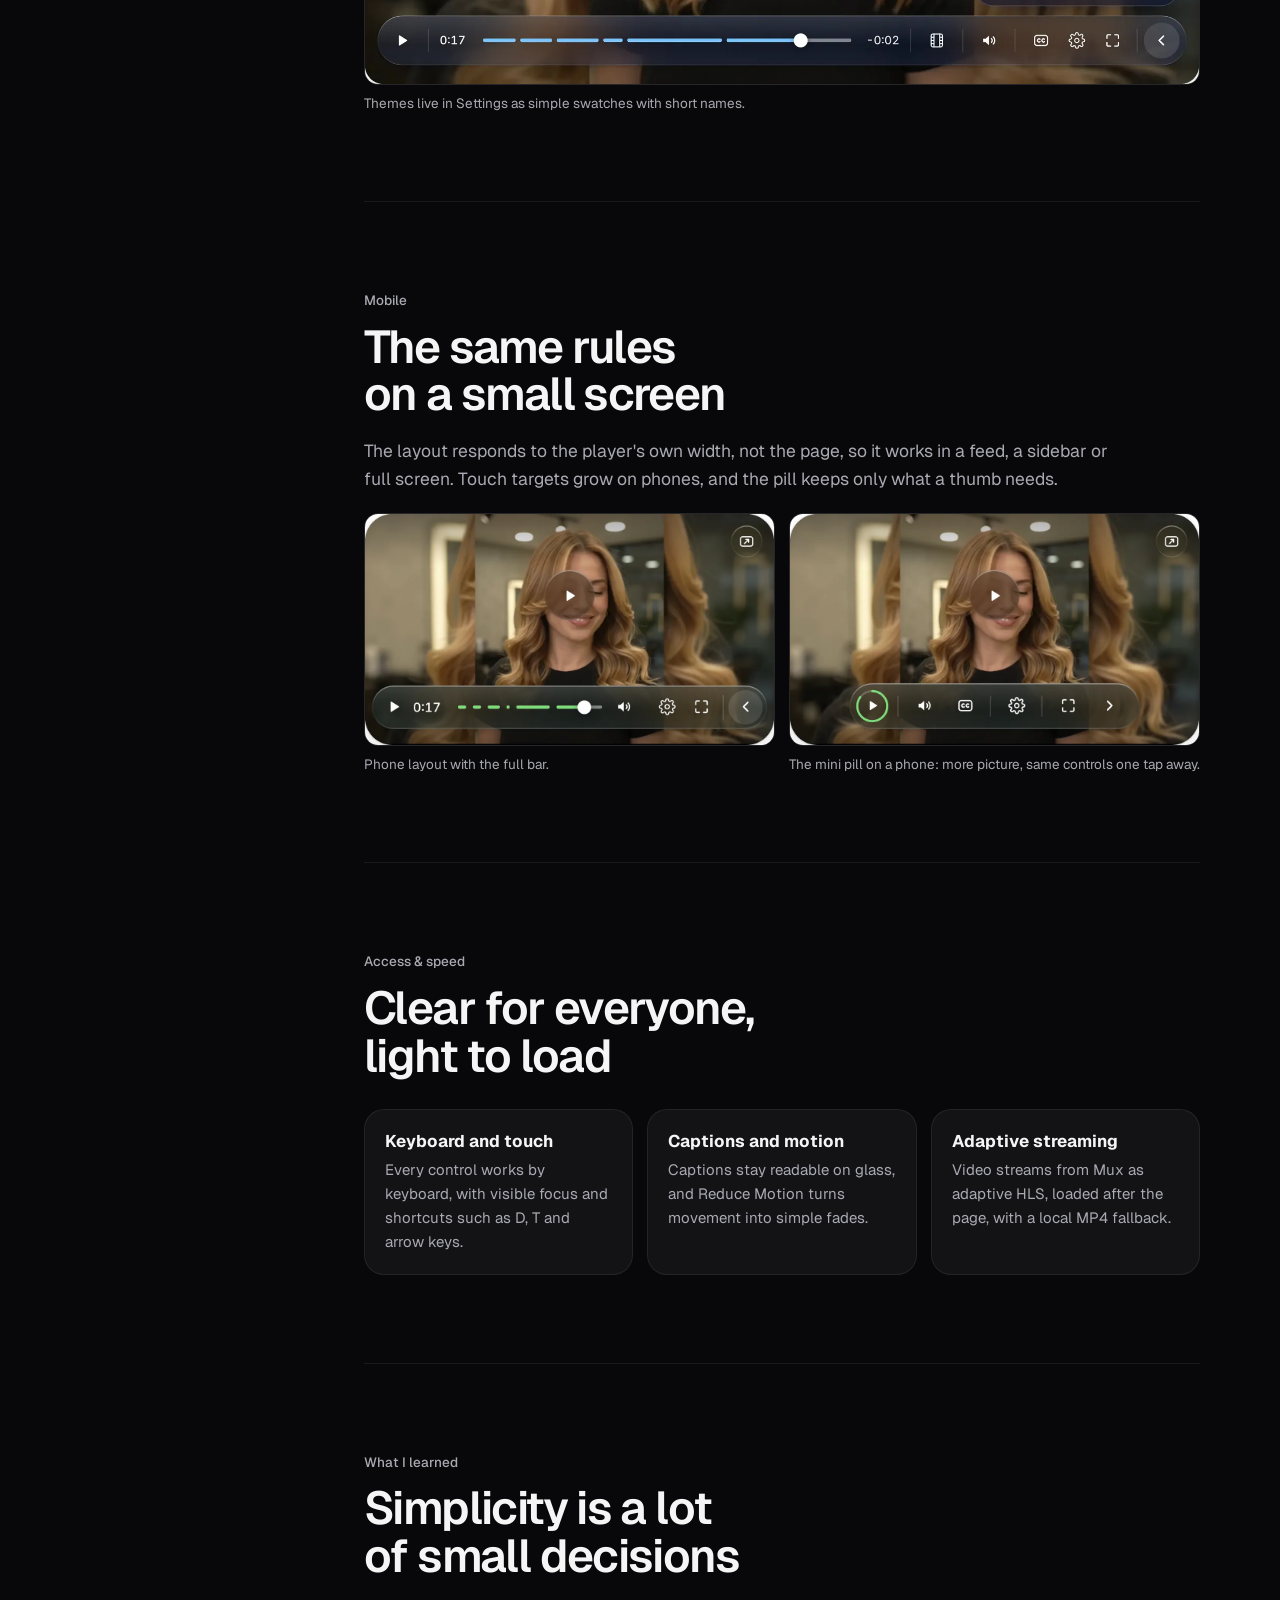
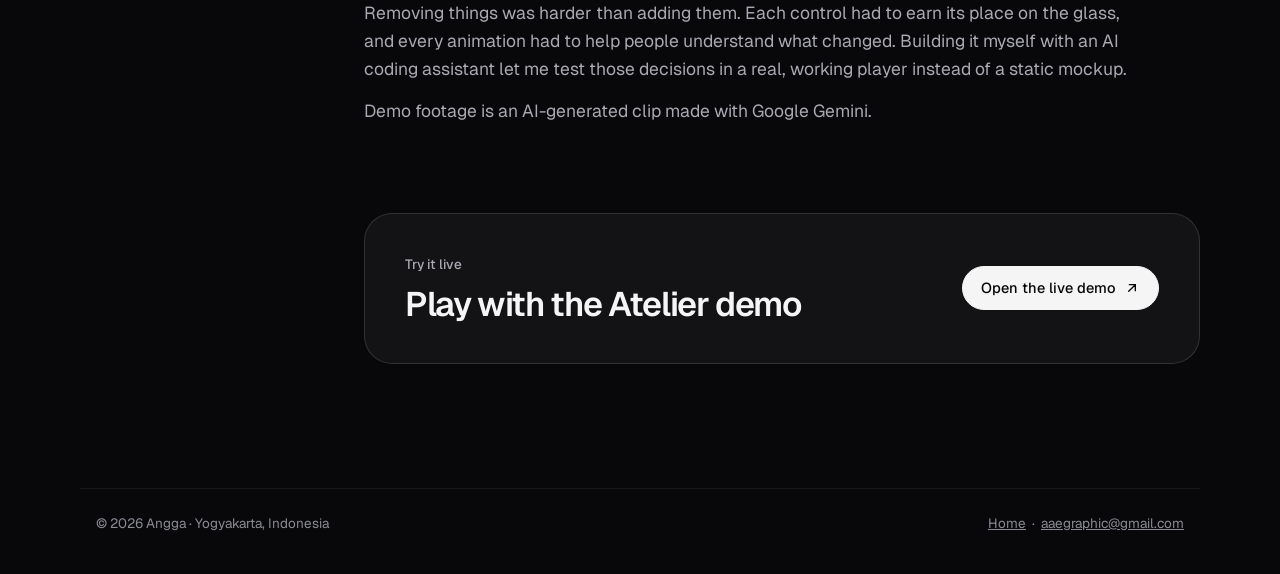
<file: atelier.html>
<!doctype html>
<html lang="en">
<head>
<meta charset="utf-8">
<meta name="viewport" content="width=device-width, initial-scale=1">
<title>Atelier Case Study – Simple Glass Video Player Design | Angga Ady Ermawan</title>
<meta name="description" content="Product design case study: Atelier, a simple glass video player skin for Video.js v10 with Mux HLS. One clear bar when you need it, a small pill when you don't.">
<link rel="canonical" href="https://aaegraphic.com/atelier.html">
<meta name="author" content="Angga Ady Ermawan">
<meta name="robots" content="index, follow">
<meta property="og:type" content="article">
<meta property="og:site_name" content="Angga Ady Ermawan">
<meta property="og:title" content="Atelier case study – Angga Ady Ermawan">
<meta property="og:description" content="A simple glass video player that stays out of the way, built on Video.js v10 and Mux.">
<meta property="og:url" content="https://aaegraphic.com/atelier.html">
<meta property="og:image" content="https://aaegraphic.com/assets/atelier/01-expanded.webp">
<meta name="twitter:card" content="summary_large_image">
<meta name="twitter:title" content="Atelier case study – Angga Ady Ermawan">
<meta name="twitter:description" content="A simple glass video player that stays out of the way, built on Video.js v10 and Mux.">
<meta name="twitter:image" content="https://aaegraphic.com/assets/atelier/01-expanded.webp">
<script type="application/ld+json">{"@context": "https://schema.org", "@type": "Article", "@id": "https://aaegraphic.com/atelier.html#article", "headline": "Atelier: a simple glass video player", "description": "Case study: how Angga Ady Ermawan designed and built Atelier, a simple glass video player skin for Video.js v10 with Mux HLS.", "url": "https://aaegraphic.com/atelier.html", "image": "https://aaegraphic.com/assets/atelier/01-expanded.webp", "inLanguage": "en", "dateModified": "2026-11-17T16:30:00+07:00", "author": {"@type": "Person", "@id": "https://aaegraphic.com/#person", "name": "Angga Ady Ermawan", "url": "https://aaegraphic.com/"}}</script>
<meta name="theme-color" content="#08080A">
<link rel="icon" href="/favicon.svg" type="image/svg+xml">
<link rel="apple-touch-icon" href="/apple-touch-icon.png">
<link rel="preload" href="assets/fonts/geist.woff2" as="font" type="font/woff2" crossorigin>
<link rel="stylesheet" href="assets/style.css">
<link rel="stylesheet" href="assets/upgrade.css">
<link rel="stylesheet" href="assets/ps-anim.css">
<style>
  .at-row{display:grid;grid-template-columns:repeat(2,1fr);gap:14px;margin-top:20px}
  .at-row.three{grid-template-columns:repeat(3,1fr)}
  .at-row figure{margin:0}
  .at-row img,.at-wide img{display:block;width:100%;height:auto;border-radius:14px;border:1px solid var(--line2)}
  .at-row figcaption,.at-wide figcaption{margin-top:8px;font-size:13.5px;line-height:1.5;color:var(--text2)}
  .at-wide{margin:20px 0 0}
  @media (max-width:760px){.at-row,.at-row.three{grid-template-columns:1fr}}
</style>
</head>
<body>
<div class="bg-aura" aria-hidden="true"></div>
<a class="skip" href="#challenge">Skip to case study</a>
<header class="nav cs-nav">
  <div class="wrap">
    <a class="logo cs-back" href="index.html#work" aria-label="Back to all projects" title="Back to all projects"><span class="mark mark-a"><svg viewBox="0 0 24 24" width="18" height="18" fill="none" stroke="currentColor" stroke-width="2" stroke-linecap="round" stroke-linejoin="round" aria-hidden="true"><path d="M19 12H5m6-6-6 6 6 6"/></svg></span><span class="cs-name">Atelier</span></a>
    <nav class="links cs-links" aria-label="Atelier case study">
      <a class="opt" href="#challenge">Challenge</a>
      <a class="opt" href="#concept">Concept</a>
      <a class="opt" href="#decisions">Key decisions</a>
      <a class="opt" href="#mobile">Mobile</a>
      <a class="opt" href="#quality">Access & speed</a>
      <a class="opt" href="#learned">What I learned</a>
    </nav>
    <a class="btn sm cs-cta" href="index.html#contact">Let's talk</a>
    <button class="menu-btn" type="button" aria-expanded="false" aria-controls="m-menu" aria-label="Open menu"><b class="mb-t"><i>Menu</i><i>Close</i></b><span class="mb-ic"><span></span><span></span></span></button>
  </div>
<div class="m-menu" id="m-menu" hidden><nav aria-label="Atelier sections"><a href="#challenge" style="--i:0">Challenge</a><a href="#concept" style="--i:1">Concept</a><a href="#decisions" style="--i:2">Key decisions</a><a href="#mobile" style="--i:3">Mobile</a><a href="#quality" style="--i:4">Access & speed</a><a href="#learned" style="--i:5">What I learned</a><a href="index.html#work" style="--i:6">&larr; All projects</a></nav><a class="btn primary m-cta-btn" href="index.html#contact">Let's talk <svg viewBox="0 0 24 24" fill="none" stroke="currentColor" stroke-width="2" stroke-linecap="round"><path d="M5 12h14m-5-5 5 5-5 5"/></svg></a><p class="m-mail">aaegraphic@gmail.com</p></div>
</header>

<main>
<section class="case-hero">
  <div class="wrap">
    <a class="back" href="index.html#work"><svg viewBox="0 0 24 24" fill="none" stroke="currentColor" stroke-width="2" stroke-linecap="round"><path d="M19 12H5m5-5-5 5 5 5"/></svg>All projects</a>
    <h1>Atelier: a simple glass video player</h1>
    <p class="lede">A video player skin for Video.js v10 that stays out of the way. One clear glass bar when you need it, a small pill when you don't, and nothing between you and the video. Streams from Mux as adaptive HLS. I designed and built it end to end as a challenge entry.</p>
    <div class="facts">
      <div><small>My role</small><b>Product designer and builder</b></div>
      <div><small>Team</small><b>Me, with an AI coding assistant</b></div>
      <div><small>Stack</small><b>Video.js v10, Mux HLS, Vite</b></div>
      <div><small>Status</small><b>Live demo</b></div>
    </div>
    <div class="cs-result"><small>The result</small><p><b>One simple glass player, live as a demo.</b> A clear bar with a chaptered timeline when you need it, and a small pill when you don&rsquo;t.</p><div class="cs-jump"><a href="#concept">Jump to the solution <svg viewBox="0 0 24 24" fill="none" stroke="currentColor" stroke-width="2" stroke-linecap="round" aria-hidden="true"><path d="M12 5v14m-5-5 5 5 5-5"/></svg></a><a href="#mobile">See it on mobile <svg viewBox="0 0 24 24" fill="none" stroke="currentColor" stroke-width="2" stroke-linecap="round" aria-hidden="true"><path d="M12 5v14m-5-5 5 5 5-5"/></svg></a></div></div>
  </div>
</section>

<div class="wrap">
  <figure class="cover shot rv"><img src="assets/atelier/01-expanded.webp" alt="Atelier player with one glass control bar: play, time, a chaptered timeline, chapters, volume, captions, settings, fullscreen and minimize" width="1600" height="901"></figure>
</div>

<div class="wrap case-body">
  <nav class="toc" aria-label="On this page">
    <a href="#challenge" class="on">Challenge</a>
    <a href="#concept">Concept</a>
    <a href="#decisions">Key decisions</a>
    <a href="#mobile">Mobile</a>
    <a href="#quality">Access & speed</a>
    <a href="#learned">What I learned</a>
  </nav>

  <div>
    <section class="chapter" id="challenge">
      <span class="eyebrow">The challenge</span>
      <h2>Most players add noise on top of the video</h2>
      <p>Default players stack a dark gradient and a full-width bar over the bottom of the frame, often right where the subject is. On a phone that strip can cover a third of the picture, even when nobody is touching it.</p>
      <div class="grid2">
        <div class="box"><b>Visual noise</b><p>Heavy bars and gradients sit on top of the video while nobody is using them.</p></div>
        <div class="box"><b>Flat timeline</b><p>Most videos have clear parts, yet the timeline is one undivided line, so jumping to a moment is guesswork.</p></div>
        <div class="box"><b>One fixed place</b><p>The bar always sits in the same spot, even when it covers a face or the captions.</p></div>
        <div class="box"><b>Too many choices</b><p>Settings menus show every option at once, so simple changes take more effort than they should.</p></div>
      </div>
      <figure class="ps rv" aria-label="Animation: problem and solution">
        <div class="ps-win" aria-hidden="true">
          <div class="ps-tabs"><span class="ps-tab p">1 · The problem</span><span class="ps-tab s">2 · My solution</span></div>
          <div class="ps-sc a"><div class="at-a"><div class="at-fr"><span class="at-subj"></span><span class="at-grad"></span><div class="at-old"><span class="at-line"></span><div class="at-ic"><i></i><i></i><i></i><i></i><i></i><i></i><i></i></div></div><span class="at-brk i10"><span>Covers the subject</span></span></div></div></div>
          <div class="ps-sc b"><div class="at-b"><div class="at-fr"><span class="at-subj"></span><div class="at-glass"><span class="at-play"></span><span class="at-chap"><i></i><i></i><i></i><i></i><b></b></span><span class="at-tm">2:14</span></div><span class="at-pill"><span class="at-play"></span></span><span class="ps-pill ps-good at-tag i70">More of the picture</span></div></div></div>
          <div class="ps-cap"><span class="c1">Problem: a heavy gradient and a full-width bar sit on top of the video, even when nobody is using them.</span><span class="c2">Solution: one slim glass bar with a chaptered timeline, which shrinks into a small pill when you don&rsquo;t need it.</span></div>
        </div>
        <figcaption>Problem and solution in one loop (simplified).</figcaption>
      </figure>
      <div class="callout"><small>The question I started with</small><b>How might a player give people every control they need, while asking for as little of the screen as possible?</b></div>
    </section>

    <section class="chapter" id="concept">
      <span class="eyebrow">Concept</span>
      <h2>One clear surface, three sizes</h2>
      <p>Atelier follows one rule: the video comes first. Controls live on a single piece of clear glass that appears when you reach for it and changes size with your intent. Anything not needed right now is removed or one step away.</p>
      <div class="at-row three">
        <figure><img src="assets/atelier/01-expanded.webp" alt="Full glass bar" loading="lazy" width="1600" height="901"><figcaption><b>Full bar.</b> Play, time, chaptered timeline and the essentials in one row.</figcaption></figure>
        <figure><img src="assets/atelier/06-minimized.webp" alt="Minimized pill with a progress ring around play" loading="lazy" width="1600" height="901"><figcaption><b>Mini pill.</b> Press D or the chevron. Progress becomes a ring around play.</figcaption></figure>
        <figure><img src="assets/atelier/08-hold-scrub.webp" alt="Pill turned into a scrubber with a preview frame" loading="lazy" width="1600" height="901"><figcaption><b>Hold to scrub.</b> Hold play in the pill and slide: it becomes a timeline with a preview.</figcaption></figure>
      </div>
    </section>

    <section class="chapter" id="decisions">
      <span class="eyebrow">Key decisions</span>
      <h2>Small choices that keep it clear</h2>
      <div class="grid2">
        <div class="box"><b>1. Chapters on the timeline</b><p>The timeline is split into named parts with a preview, so people can jump straight to the moment they want.</p></div>
        <div class="box"><b>2. Settings as a short list</b><p>Quality and Speed show their current value. One tap opens a focused list instead of a crowded menu.</p></div>
        <div class="box"><b>3. Let viewers move the bar</b><p>If the bar covers a face or the captions, drag it to the top or press T. Popovers and previews follow.</p></div>
        <div class="box"><b>4. One look, simple tints</b><p>Atelier teal by default, plus ten tints in Settings. Every tint keeps the same contrast rules over bright and dark footage.</p></div>
      </div>
      <div class="at-row">
        <figure><img src="assets/atelier/03-chapters.webp" alt="Chapters list with thumbnails" loading="lazy" width="1600" height="901"><figcaption>Chapters with thumbnails: jump to any part in one tap.</figcaption></figure>
        <figure><img src="assets/atelier/09-dock-top.webp" alt="Glass bar moved to the top of the video" loading="lazy" width="1600" height="901"><figcaption>The bar moved to the top, so it no longer covers the subject.</figcaption></figure>
      </div>
      <figure class="at-wide"><img src="assets/atelier/13-themes.webp" alt="Theme picker with eleven colour tints" loading="lazy" width="1600" height="901"><figcaption>Themes live in Settings as simple swatches with short names.</figcaption></figure>
    </section>

    <section class="chapter" id="mobile">
      <span class="eyebrow">Mobile</span>
      <h2>The same rules on a small screen</h2>
      <p>The layout responds to the player's own width, not the page, so it works in a feed, a sidebar or full screen. Touch targets grow on phones, and the pill keeps only what a thumb needs.</p>
      <div class="at-row">
        <figure><img src="assets/atelier/11-mobile.webp" alt="Atelier on a phone with the full bar" loading="lazy" width="1074" height="606"><figcaption>Phone layout with the full bar.</figcaption></figure>
        <figure><img src="assets/atelier/12-mobile-mini.webp" alt="Atelier on a phone with the mini pill" loading="lazy" width="1074" height="606"><figcaption>The mini pill on a phone: more picture, same controls one tap away.</figcaption></figure>
      </div>
    </section>

    <section class="chapter" id="quality">
      <span class="eyebrow">Access & speed</span>
      <h2>Clear for everyone, light to load</h2>
      <div class="grid3">
        <div class="box"><b>Keyboard and touch</b><p>Every control works by keyboard, with visible focus and shortcuts such as D, T and arrow keys.</p></div>
        <div class="box"><b>Captions and motion</b><p>Captions stay readable on glass, and Reduce Motion turns movement into simple fades.</p></div>
        <div class="box"><b>Adaptive streaming</b><p>Video streams from Mux as adaptive HLS, loaded after the page, with a local MP4 fallback.</p></div>
      </div>
    </section>

    <section class="chapter" id="learned">
      <span class="eyebrow">What I learned</span>
      <h2>Simplicity is a lot of small decisions</h2>
      <p>Removing things was harder than adding them. Each control had to earn its place on the glass, and every animation had to help people understand what changed. Building it myself with an AI coding assistant let me test those decisions in a real, working player instead of a static mockup.</p>
      <p class="small" style="color:var(--text2)">Demo footage is an AI-generated clip made with Google Gemini.</p>
    </section>

    <div class="next rv">
      <div><span class="eyebrow">Try it live</span><h3>Play with the Atelier demo</h3></div>
      <a class="btn primary" href="atelier/">Open the live demo <svg viewBox="0 0 24 24" fill="none" stroke="currentColor" stroke-width="2" stroke-linecap="round"><path d="M7 17 17 7M8 7h9v9"/></svg></a>
    </div>
  </div>
</div>
</main>

<footer>
  <div class="wrap" style="display:flex;justify-content:space-between;gap:12px;flex-wrap:wrap;border-top:1px solid var(--line);padding-top:24px"><span>© 2026 Angga · Yogyakarta, Indonesia</span><span><a href="index.html">Home</a> &nbsp;·&nbsp; <a href="mailto:aaegraphic@gmail.com">aaegraphic@gmail.com</a></span></div>
</footer>
<script src="assets/main.js"></script>
</body>
</html>
</file>
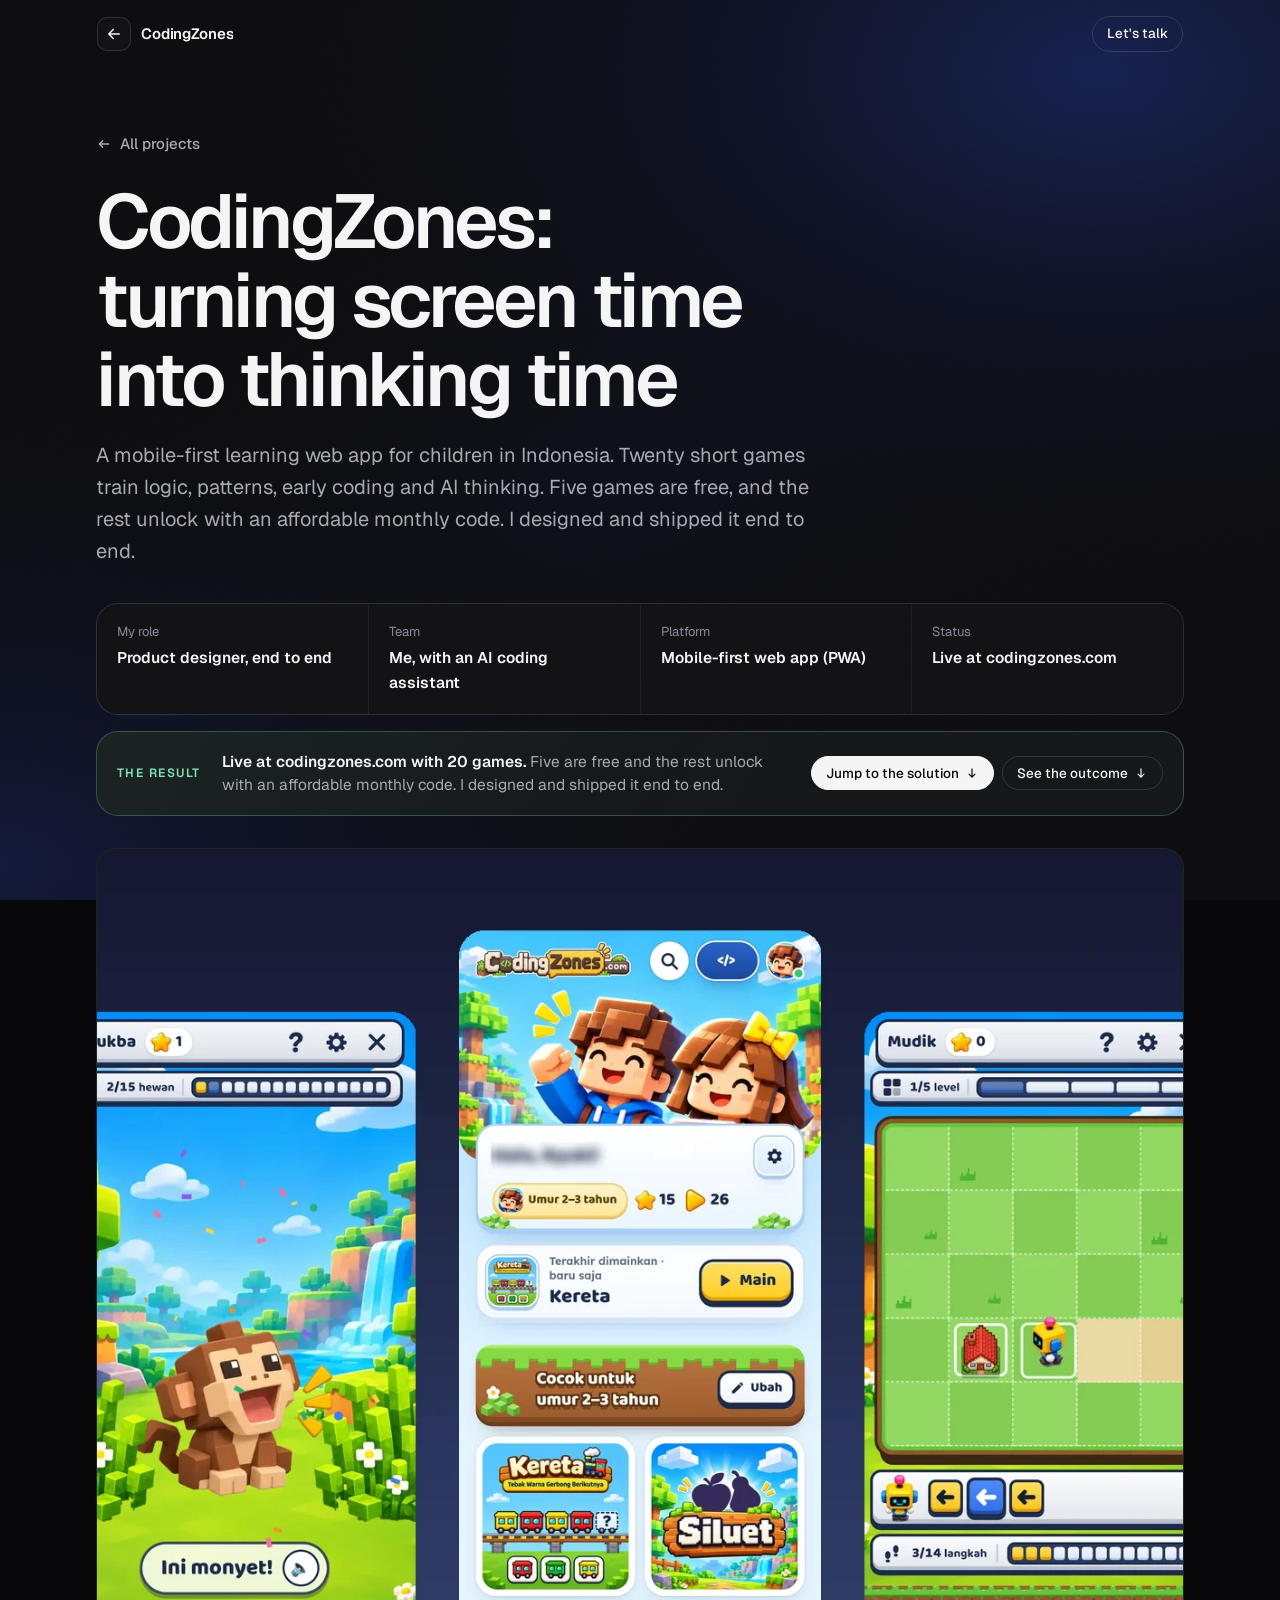
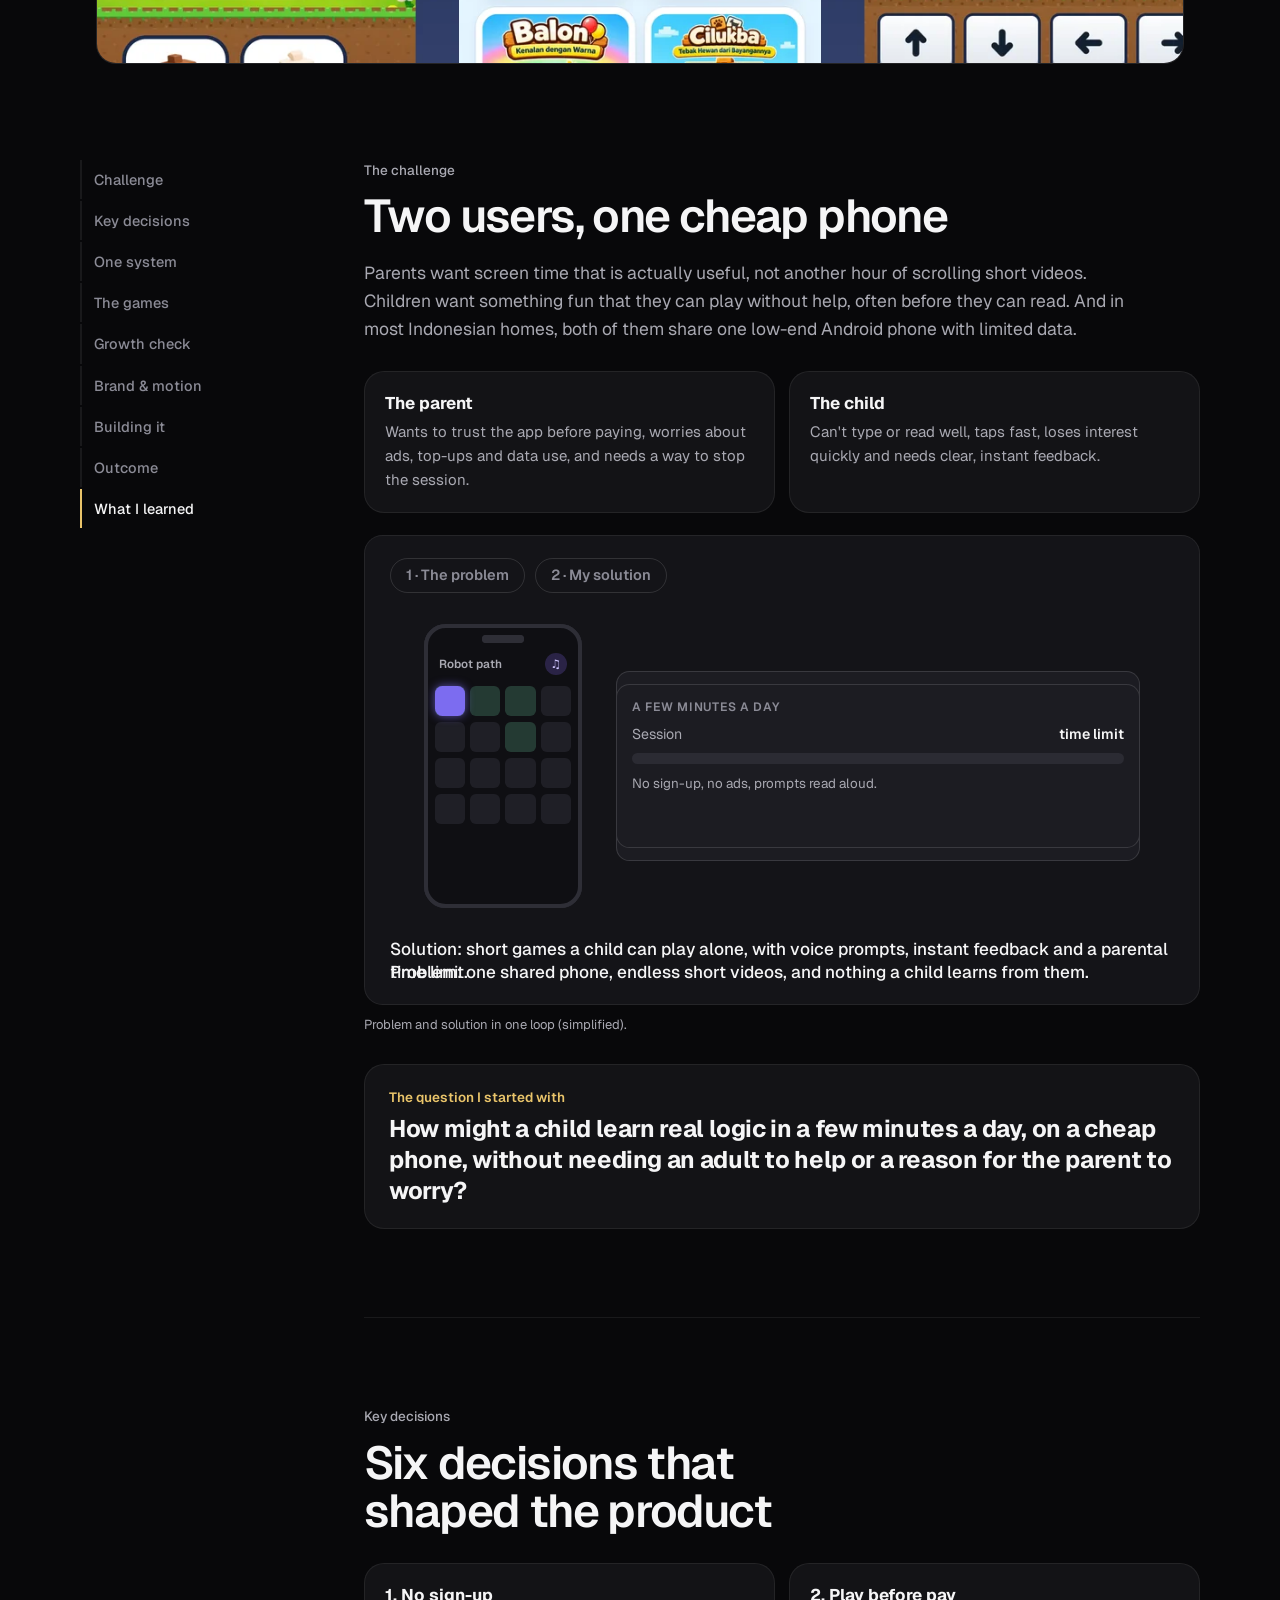
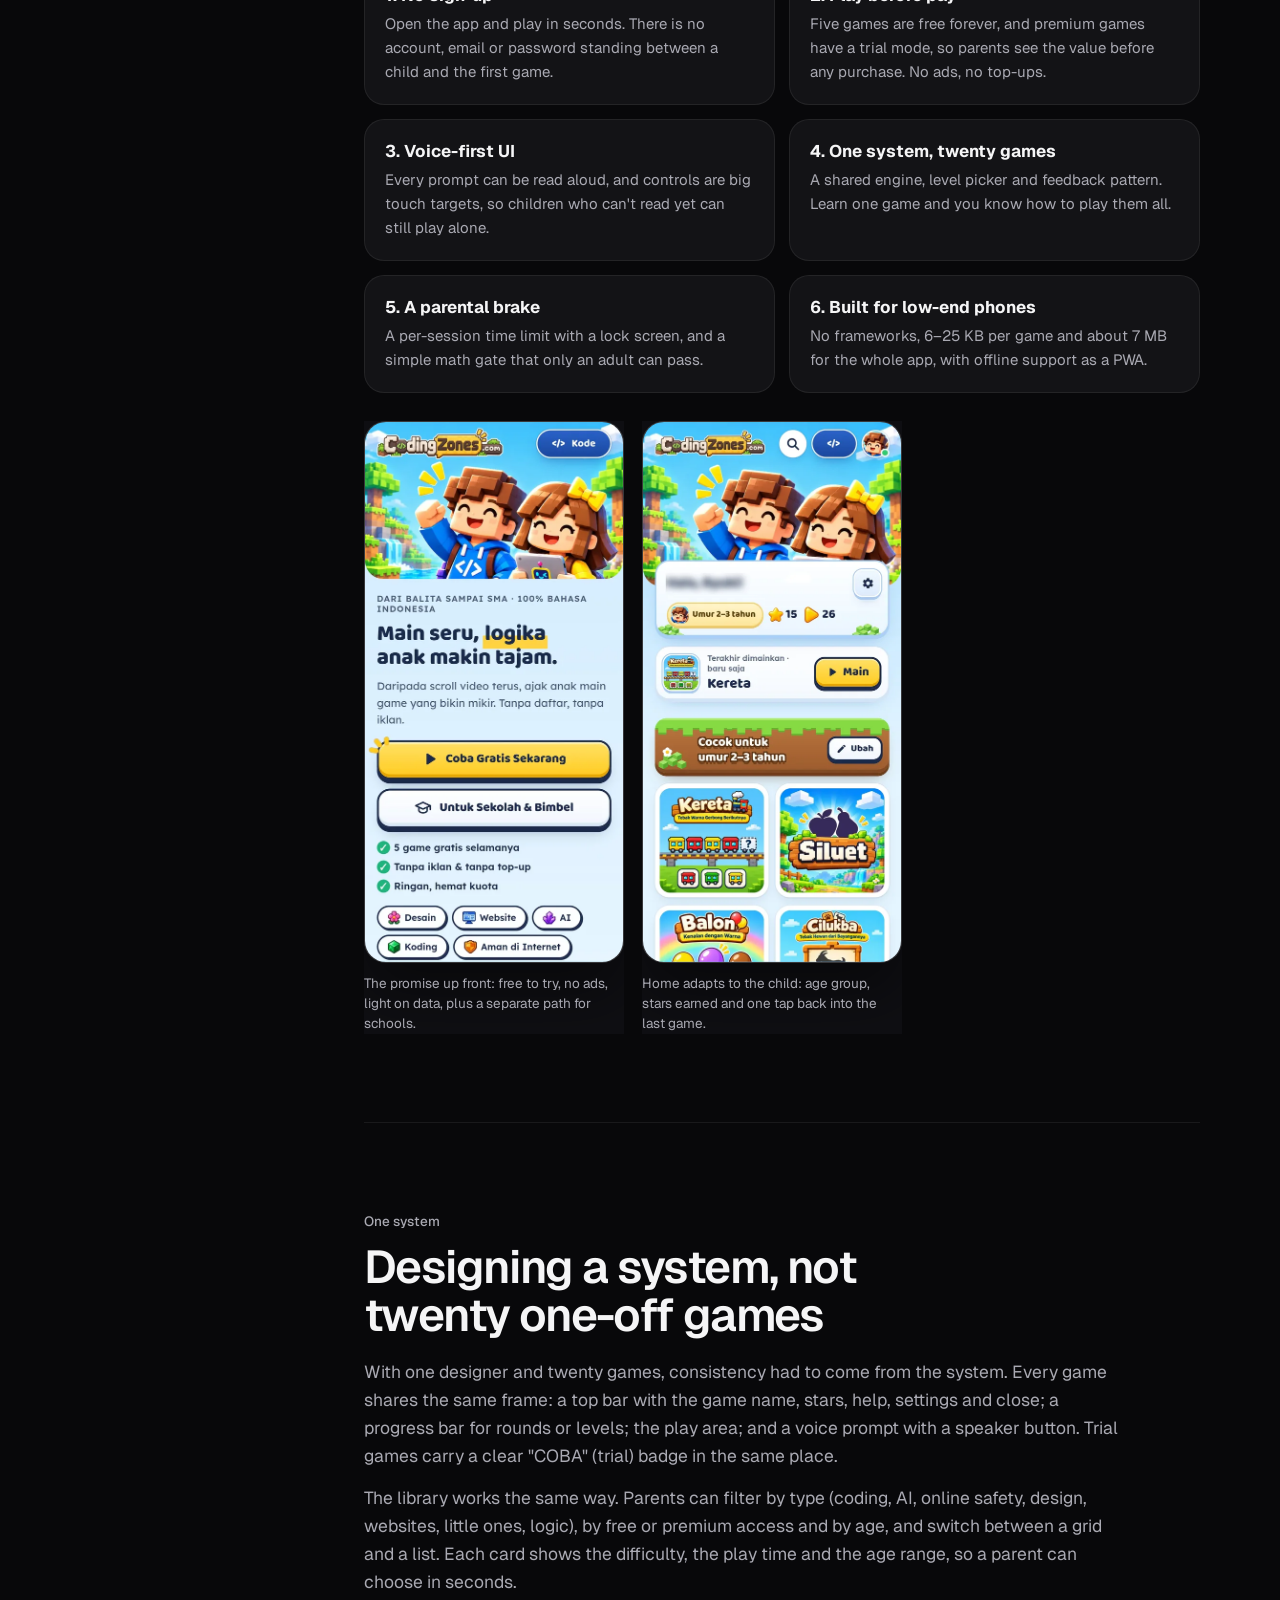
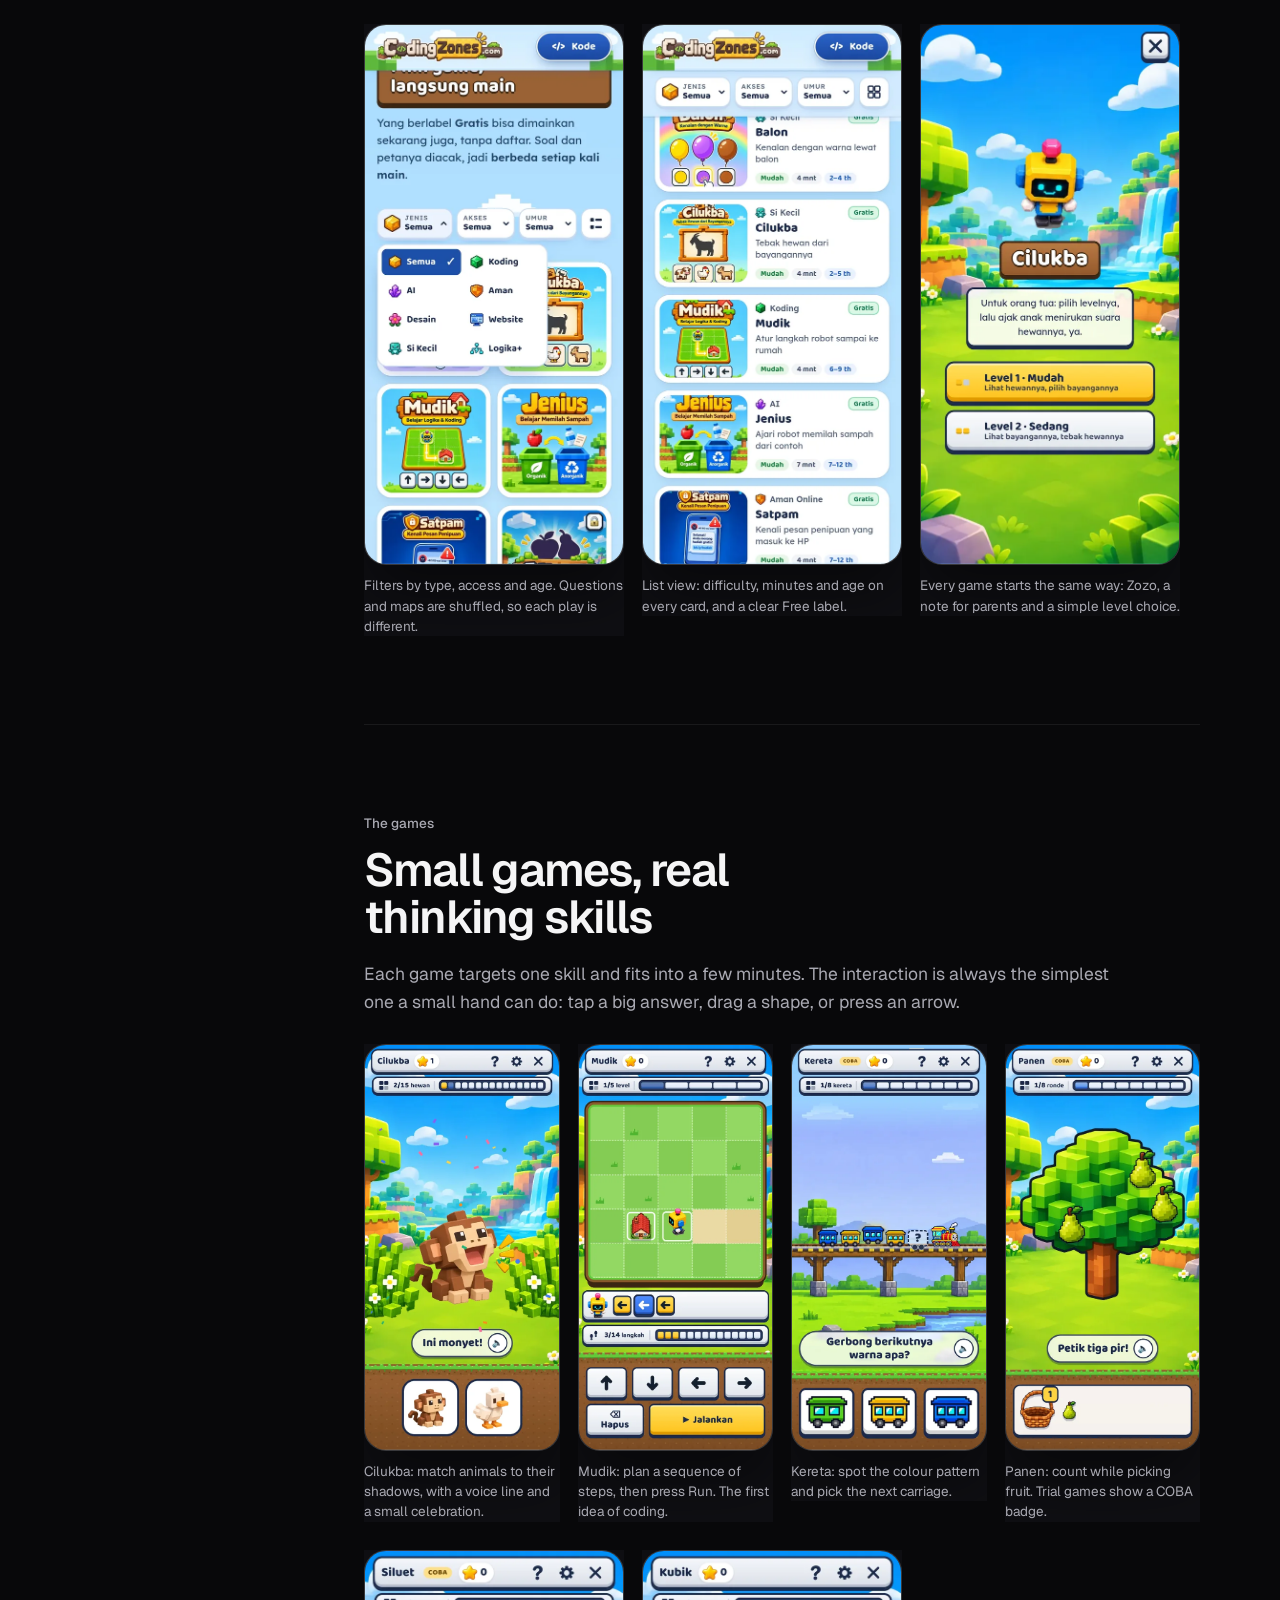
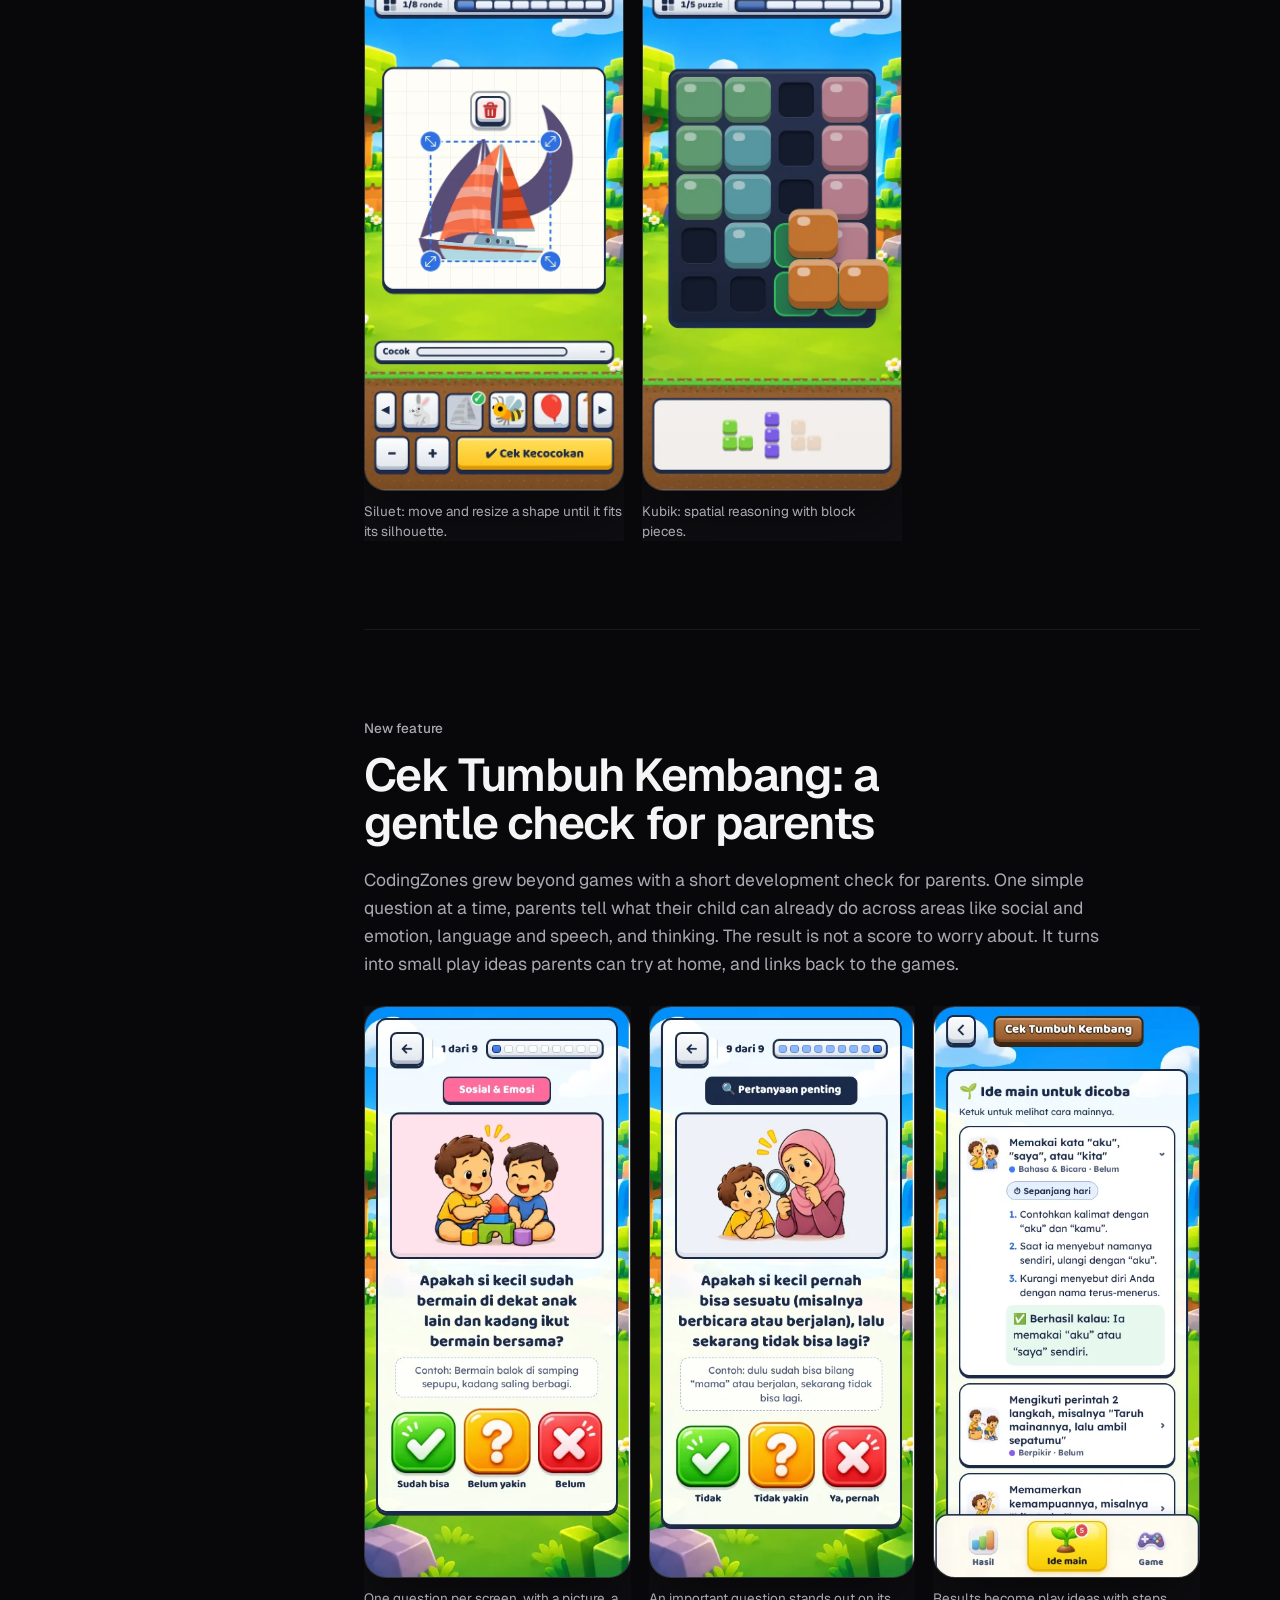
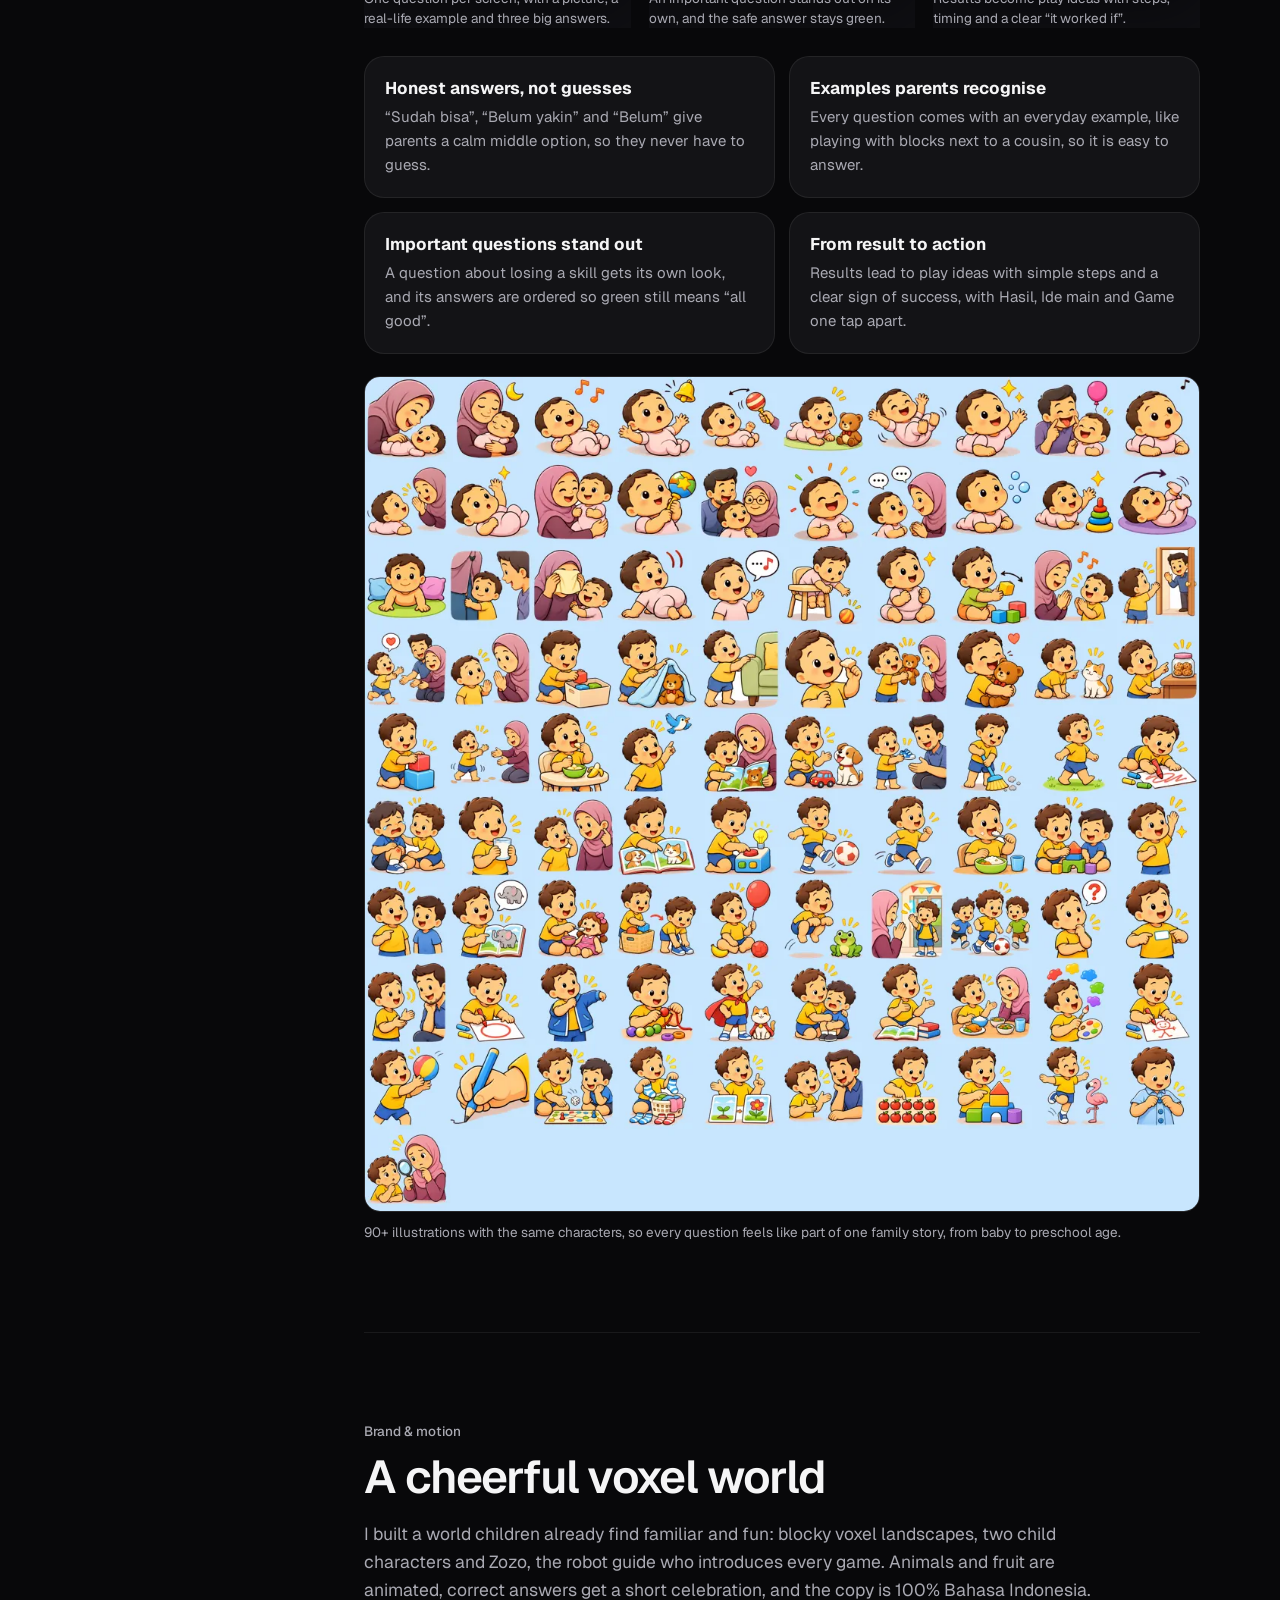
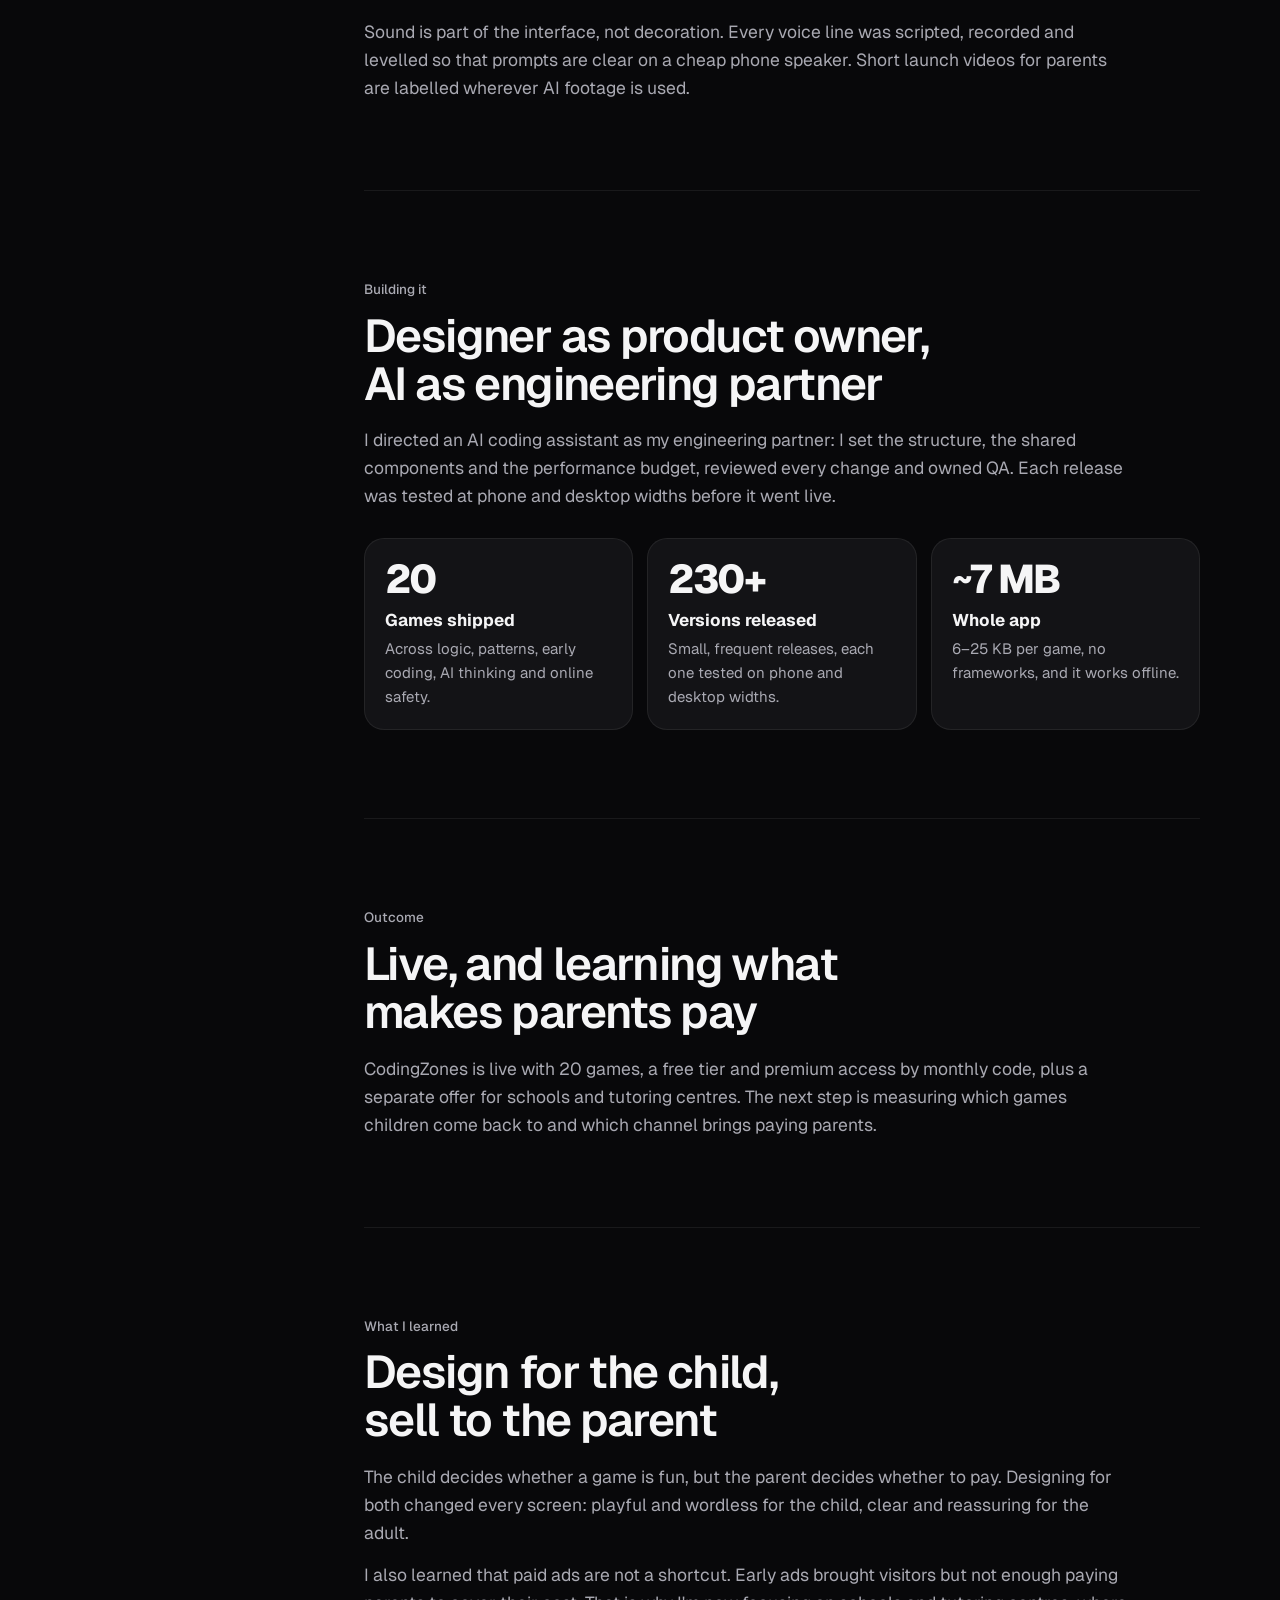
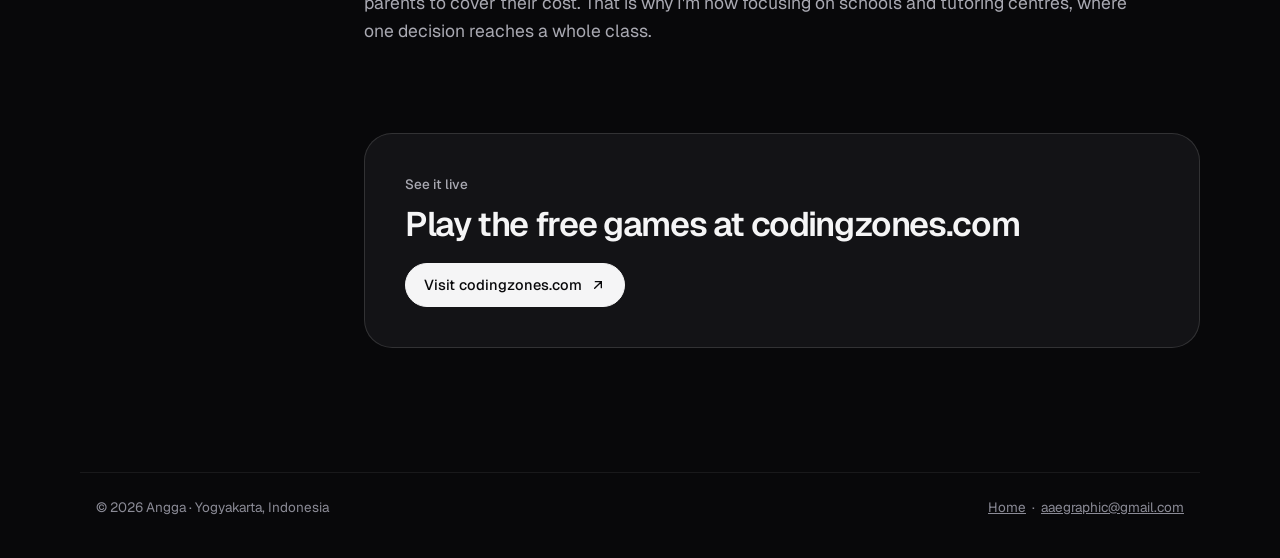
<file: codingzones.html>
<!doctype html>
<html lang="en">
<head>
<meta charset="utf-8">
<meta name="viewport" content="width=device-width, initial-scale=1">
<title>CodingZones Case Study – Kids Learning App Product Design | Angga Ady Ermawan</title>
<meta name="description" content="Product design case study: how I designed and shipped CodingZones, a mobile-first learning web app with 20 short logic and early-coding games for children in Indonesia.">
<link rel="canonical" href="https://aaegraphic.com/codingzones.html">
<meta name="author" content="Angga Ady Ermawan">
<meta name="robots" content="index, follow">
<meta property="og:type" content="article">
<meta property="og:site_name" content="Angga Ady Ermawan">
<meta property="og:title" content="CodingZones case study – Angga Ady Ermawan">
<meta property="og:description" content="Turning screen time into thinking time: designing 20 learning games for kids on low-end phones.">
<meta property="og:url" content="https://aaegraphic.com/codingzones.html">
<meta property="og:image" content="https://aaegraphic.com/assets/og-codingzones.jpg">
<meta property="og:image:width" content="1200">
<meta property="og:image:height" content="630">
<meta name="twitter:card" content="summary_large_image">
<meta name="twitter:title" content="CodingZones case study – Angga Ady Ermawan">
<meta name="twitter:description" content="How I designed and shipped a learning web app for kids on low-end phones.">
<meta name="twitter:image" content="https://aaegraphic.com/assets/og-codingzones.jpg">
<script type="application/ld+json">{"@context": "https://schema.org", "@type": "Article", "@id": "https://aaegraphic.com/codingzones.html#article", "headline": "CodingZones: turning screen time into thinking time", "description": "Case study: how Angga Ady Ermawan designed and shipped CodingZones, a mobile-first learning web app with 20 short games for children in Indonesia.", "url": "https://aaegraphic.com/codingzones.html", "image": "https://aaegraphic.com/assets/og-codingzones.jpg", "inLanguage": "en", "dateModified": "2026-11-17T23:30:00+07:00", "author": {"@type": "Person", "@id": "https://aaegraphic.com/#person", "name": "Angga Ady Ermawan", "url": "https://aaegraphic.com/"}}</script>
<meta name="theme-color" content="#08080A">
<link rel="icon" href="/favicon.svg" type="image/svg+xml">
<link rel="apple-touch-icon" href="/apple-touch-icon.png">
<link rel="preload" href="assets/fonts/geist.woff2" as="font" type="font/woff2" crossorigin>
<link rel="stylesheet" href="assets/style.css">
<link rel="stylesheet" href="assets/upgrade.css">
<link rel="stylesheet" href="assets/ps-anim.css">
</head>
<body>
<div class="bg-aura" aria-hidden="true"></div>
<a class="skip" href="#challenge">Skip to case study</a>
<header class="nav cs-nav">
  <div class="wrap">
    <a class="logo cs-back" href="index.html#work" aria-label="Back to all projects" title="Back to all projects"><span class="mark mark-a"><svg viewBox="0 0 24 24" width="18" height="18" fill="none" stroke="currentColor" stroke-width="2" stroke-linecap="round" stroke-linejoin="round" aria-hidden="true"><path d="M19 12H5m6-6-6 6 6 6"/></svg></span><span class="cs-name">CodingZones</span></a>
    <nav class="links cs-links" aria-label="CodingZones case study">
      <a class="opt" href="#challenge">Challenge</a>
      <a class="opt" href="#decisions">Key decisions</a>
      <a class="opt" href="#system">One system</a>
      <a class="opt" href="#games">The games</a>
      <a class="opt" href="#growth">Growth check</a>
      <a class="opt" href="#brand">Brand & motion</a>
      <a class="opt" href="#build">Building it</a>
      <a class="opt" href="#outcome">Outcome</a>
      <a class="opt" href="#learned">What I learned</a>
    </nav>
    <a class="btn sm cs-cta" href="index.html#contact">Let's talk</a>
    <button class="menu-btn" type="button" aria-expanded="false" aria-controls="m-menu" aria-label="Open menu"><b class="mb-t"><i>Menu</i><i>Close</i></b><span class="mb-ic"><span></span><span></span></span></button>
  </div>
<div class="m-menu" id="m-menu" hidden><nav aria-label="CodingZones sections"><a href="#challenge" style="--i:0">Challenge</a><a href="#decisions" style="--i:1">Key decisions</a><a href="#system" style="--i:2">One system</a><a href="#games" style="--i:3">The games</a><a href="#growth" style="--i:4">Growth check</a><a href="#brand" style="--i:5">Brand & motion</a><a href="#build" style="--i:6">Building it</a><a href="#outcome" style="--i:7">Outcome</a><a href="#learned" style="--i:8">What I learned</a><a href="index.html#work" style="--i:9">&larr; All projects</a></nav><a class="btn primary m-cta-btn" href="index.html#contact">Let's talk <svg viewBox="0 0 24 24" fill="none" stroke="currentColor" stroke-width="2" stroke-linecap="round"><path d="M5 12h14m-5-5 5 5-5 5"/></svg></a><p class="m-mail">aaegraphic@gmail.com</p></div>
</header>

<main>
<section class="case-hero">
  <div class="wrap">
    <a class="back" href="index.html#work"><svg viewBox="0 0 24 24" fill="none" stroke="currentColor" stroke-width="2" stroke-linecap="round"><path d="M19 12H5m5-5-5 5 5 5"/></svg>All projects</a>
    <h1>CodingZones: turning screen time into thinking time</h1>
    <p class="lede">A mobile-first learning web app for children in Indonesia. Twenty short games train logic, patterns, early coding and AI thinking. Five games are free, and the rest unlock with an affordable monthly code. I designed and shipped it end to end.</p>
    <div class="facts">
      <div><small>My role</small><b>Product designer, end to end</b></div>
      <div><small>Team</small><b>Me, with an AI coding assistant</b></div>
      <div><small>Platform</small><b>Mobile-first web app (PWA)</b></div>
      <div><small>Status</small><b>Live at codingzones.com</b></div>
    </div>
    <div class="cs-result"><small>The result</small><p><b>Live at codingzones.com with 20 games.</b> Five are free and the rest unlock with an affordable monthly code. I designed and shipped it end to end.</p><div class="cs-jump"><a href="#decisions">Jump to the solution <svg viewBox="0 0 24 24" fill="none" stroke="currentColor" stroke-width="2" stroke-linecap="round" aria-hidden="true"><path d="M12 5v14m-5-5 5 5 5-5"/></svg></a><a href="#outcome">See the outcome <svg viewBox="0 0 24 24" fill="none" stroke="currentColor" stroke-width="2" stroke-linecap="round" aria-hidden="true"><path d="M12 5v14m-5-5 5 5 5-5"/></svg></a></div></div>
  </div>
</section>

<div class="wrap">
  <figure class="cover shot rv"><img src="assets/cz/cover.webp" alt="Three CodingZones screens: an animal guessing game, the personalised home screen and a robot coding puzzle" width="1600" height="900"></figure>
</div>

<div class="wrap case-body">
  <nav class="toc" aria-label="On this page">
    <a href="#challenge" class="on">Challenge</a>
    <a href="#decisions">Key decisions</a>
    <a href="#system">One system</a>
    <a href="#games">The games</a>
    <a href="#growth">Growth check</a>
    <a href="#brand">Brand & motion</a>
    <a href="#build">Building it</a>
    <a href="#outcome">Outcome</a>
    <a href="#learned">What I learned</a>
  </nav>

  <div>
    <section class="chapter" id="challenge">
      <span class="eyebrow">The challenge</span>
      <h2>Two users, one cheap phone</h2>
      <p>Parents want screen time that is actually useful, not another hour of scrolling short videos. Children want something fun that they can play without help, often before they can read. And in most Indonesian homes, both of them share one low-end Android phone with limited data.</p>
      <div class="grid2">
        <div class="box"><b>The parent</b><p>Wants to trust the app before paying, worries about ads, top-ups and data use, and needs a way to stop the session.</p></div>
        <div class="box"><b>The child</b><p>Can't type or read well, taps fast, loses interest quickly and needs clear, instant feedback.</p></div>
      </div>
      <figure class="ps rv" aria-label="Animation: problem and solution">
        <div class="ps-win" aria-hidden="true">
          <div class="ps-tabs"><span class="ps-tab p">1 · The problem</span><span class="ps-tab s">2 · My solution</span></div>
          <div class="ps-sc a"><div class="cz-a"><div class="cz-ph"><div class="cz-feed"><i></i><i></i><i></i><i></i><i></i></div></div><div class="ps-card"><span class="ps-k">One shared phone</span><div class="ps-row"><span>Screen time</span><b>keeps going</b></div><div class="ps-bar cz-time"><i></i></div><div class="ps-row"><span>Learned</span><b>nothing new</b></div><div class="ps-bar cz-learn"><i></i></div><span class="ps-pill ps-bad i18">Endless scrolling</span></div></div></div>
          <div class="ps-sc b"><div class="cz-b"><div class="cz-ph"><div class="cz-game"><div class="cz-top"><span>Robot path</span><span class="cz-spk">&#9835;</span></div><div class="cz-grid"><b class="path"></b><b class="path"></b><b class="path"></b><b></b><b></b><b></b><b class="path"></b><b></b><b></b><b></b><b></b><b></b><b></b><b></b><b></b><b></b><span class="cz-goal i56">&#9733;</span><span class="cz-bot"></span></div><div class="cz-cmds"><span class="i56">&rarr;</span><span class="i62">&rarr;</span><span class="i62">&darr;</span></div><span class="cz-star i80">&#9733; +1 star</span></div></div><div class="ps-card"><span class="ps-k">A few minutes a day</span><div class="ps-row"><span>Session</span><b>time limit</b></div><div class="ps-bar cz-sess"><i></i></div><p>No sign-up, no ads, prompts read aloud.</p><span class="cz-lock i80">&#128274; Parent lock</span></div></div></div>
          <div class="ps-cap"><span class="c1">Problem: one shared phone, endless short videos, and nothing a child learns from them.</span><span class="c2">Solution: short games a child can play alone, with voice prompts, instant feedback and a parental time limit.</span></div>
        </div>
        <figcaption>Problem and solution in one loop (simplified).</figcaption>
      </figure>
      <div class="callout"><small>The question I started with</small><b>How might a child learn real logic in a few minutes a day, on a cheap phone, without needing an adult to help or a reason for the parent to worry?</b></div>
    </section>

    <section class="chapter" id="decisions">
      <span class="eyebrow">Key decisions</span>
      <h2>Six decisions that shaped the product</h2>
      <div class="grid2">
        <div class="box"><b>1. No sign-up</b><p>Open the app and play in seconds. There is no account, email or password standing between a child and the first game.</p></div>
        <div class="box"><b>2. Play before pay</b><p>Five games are free forever, and premium games have a trial mode, so parents see the value before any purchase. No ads, no top-ups.</p></div>
        <div class="box"><b>3. Voice-first UI</b><p>Every prompt can be read aloud, and controls are big touch targets, so children who can't read yet can still play alone.</p></div>
        <div class="box"><b>4. One system, twenty games</b><p>A shared engine, level picker and feedback pattern. Learn one game and you know how to play them all.</p></div>
        <div class="box"><b>5. A parental brake</b><p>A per-session time limit with a lock screen, and a simple math gate that only an adult can pass.</p></div>
        <div class="box"><b>6. Built for low-end phones</b><p>No frameworks, 6–25 KB per game and about 7 MB for the whole app, with offline support as a PWA.</p></div>
      </div>
      <div class="cz-row">
        <figure class="cz-ph"><img src="assets/cz/landing.webp" alt="Landing page: headline, Try free now button, a button for schools and tutoring centres, and the promises: 5 free games, no ads and no top-ups, light on data" width="540" height="1129"><figcaption>The promise up front: free to try, no ads, light on data, plus a separate path for schools.</figcaption></figure>
        <figure class="cz-ph"><img src="assets/cz/home.webp" alt="Personalised home screen with age group, stars, play count, last played game and games suited to the age" loading="lazy" width="540" height="1129"><figcaption>Home adapts to the child: age group, stars earned and one tap back into the last game.</figcaption></figure>
      </div>
    </section>

    <section class="chapter" id="system">
      <span class="eyebrow">One system</span>
      <h2>Designing a system, not twenty one-off games</h2>
      <p>With one designer and twenty games, consistency had to come from the system. Every game shares the same frame: a top bar with the game name, stars, help, settings and close; a progress bar for rounds or levels; the play area; and a voice prompt with a speaker button. Trial games carry a clear "COBA" (trial) badge in the same place.</p>
      <p>The library works the same way. Parents can filter by type (coding, AI, online safety, design, websites, little ones, logic), by free or premium access and by age, and switch between a grid and a list. Each card shows the difficulty, the play time and the age range, so a parent can choose in seconds.</p>
      <div class="cz-row">
        <figure class="cz-ph"><img src="assets/cz/filter.webp" alt="Game library with the type filter open: All, Coding, AI, Safety, Design, Website, Little ones, Logic" loading="lazy" width="540" height="1129"><figcaption>Filters by type, access and age. Questions and maps are shuffled, so each play is different.</figcaption></figure>
        <figure class="cz-ph"><img src="assets/cz/list.webp" alt="List view of games with category, title, one-line description, difficulty, minutes and age range" loading="lazy" width="540" height="1129"><figcaption>List view: difficulty, minutes and age on every card, and a clear Free label.</figcaption></figure>
        <figure class="cz-ph"><img src="assets/cz/level.webp" alt="Level picker with the robot guide, a short note for parents and two levels: easy and medium" loading="lazy" width="540" height="1129"><figcaption>Every game starts the same way: Zozo, a note for parents and a simple level choice.</figcaption></figure>
      </div>
    </section>

    <section class="chapter" id="games">
      <span class="eyebrow">The games</span>
      <h2>Small games, real thinking skills</h2>
      <p>Each game targets one skill and fits into a few minutes. The interaction is always the simplest one a small hand can do: tap a big answer, drag a shape, or press an arrow.</p>
      <div class="cz-row cz-row-4">
        <figure class="cz-ph"><img src="assets/cz/cilukba.webp" alt="Animal guessing game: a voxel monkey celebrates a correct answer with confetti and the voice line This is a monkey" loading="lazy" width="540" height="1129"><figcaption>Cilukba: match animals to their shadows, with a voice line and a small celebration.</figcaption></figure>
        <figure class="cz-ph"><img src="assets/cz/mudik.webp" alt="Coding puzzle: the player queues arrow commands to move a robot to its house, then presses Run" loading="lazy" width="540" height="1129"><figcaption>Mudik: plan a sequence of steps, then press Run. The first idea of coding.</figcaption></figure>
        <figure class="cz-ph"><img src="assets/cz/kereta.webp" alt="Pattern game: blue and yellow train carriages and a question mark, with three carriage colours to choose from" loading="lazy" width="540" height="1129"><figcaption>Kereta: spot the colour pattern and pick the next carriage.</figcaption></figure>
        <figure class="cz-ph"><img src="assets/cz/panen.webp" alt="Counting game: pick three pears from a voxel tree into a basket" loading="lazy" width="540" height="1129"><figcaption>Panen: count while picking fruit. Trial games show a COBA badge.</figcaption></figure>
      </div>
      <div class="cz-row">
        <figure class="cz-ph"><img src="assets/cz/siluet.webp" alt="Shape matching game: move and resize a sailboat over its silhouette, with a match meter" loading="lazy" width="540" height="1129"><figcaption>Siluet: move and resize a shape until it fits its silhouette.</figcaption></figure>
        <figure class="cz-ph"><img src="assets/cz/kubik.webp" alt="Block puzzle: fit coloured block pieces into the empty spaces of a grid" loading="lazy" width="540" height="1129"><figcaption>Kubik: spatial reasoning with block pieces.</figcaption></figure>
      </div>
    </section>

    <section class="chapter" id="growth">
      <span class="eyebrow">New feature</span>
      <h2>Cek Tumbuh Kembang: a gentle check for parents</h2>
      <p>CodingZones grew beyond games with a short development check for parents. One simple question at a time, parents tell what their child can already do across areas like social and emotion, language and speech, and thinking. The result is not a score to worry about. It turns into small play ideas parents can try at home, and links back to the games.</p>
      <div class="cz-row cz-row-4">
        <figure class="cz-ph"><img src="assets/cz/tk-question.webp" alt="Question 1 of 9 in Social and Emotion: does the child play near other children and sometimes join in, with an illustration, an example and three big answers" loading="lazy" width="392" height="844"><figcaption>One question per screen, with a picture, a real-life example and three big answers.</figcaption></figure>
        <figure class="cz-ph"><img src="assets/cz/tk-flag.webp" alt="An important question marked in dark: has the child lost a skill they used to have, with answers No, Not sure and Yes" loading="lazy" width="392" height="844"><figcaption>An important question stands out on its own, and the safe answer stays green.</figcaption></figure>
        <figure class="cz-ph"><img src="assets/cz/tk-ideas.webp" alt="Play ideas to try: each idea opens into steps, when to do it and how to know it worked" loading="lazy" width="392" height="844"><figcaption>Results become play ideas with steps, timing and a clear &ldquo;it worked if&rdquo;.</figcaption></figure>
      </div>
      <div class="grid2">
        <div class="box"><b>Honest answers, not guesses</b><p>&ldquo;Sudah bisa&rdquo;, &ldquo;Belum yakin&rdquo; and &ldquo;Belum&rdquo; give parents a calm middle option, so they never have to guess.</p></div>
        <div class="box"><b>Examples parents recognise</b><p>Every question comes with an everyday example, like playing with blocks next to a cousin, so it is easy to answer.</p></div>
        <div class="box"><b>Important questions stand out</b><p>A question about losing a skill gets its own look, and its answers are ordered so green still means &ldquo;all good&rdquo;.</p></div>
        <div class="box"><b>From result to action</b><p>Results lead to play ideas with simple steps and a clear sign of success, with Hasil, Ide main and Game one tap apart.</p></div>
      </div>
      <figure class="rv" style="margin:22px 0 0"><img style="display:block;width:100%;height:auto;border-radius:16px;border:1px solid var(--line2)" src="assets/cz/tk-illustrations.webp" alt="A sheet of more than ninety illustrations with the same child, mother and father characters, showing everyday moments from baby to preschool age" loading="lazy" width="1100" height="1100"><figcaption style="margin-top:10px;font-size:13.5px;color:var(--text2)">90+ illustrations with the same characters, so every question feels like part of one family story, from baby to preschool age.</figcaption></figure>
    </section>

    <section class="chapter" id="brand">
      <span class="eyebrow">Brand & motion</span>
      <h2>A cheerful voxel world</h2>
      <p>I built a world children already find familiar and fun: blocky voxel landscapes, two child characters and Zozo, the robot guide who introduces every game. Animals and fruit are animated, correct answers get a short celebration, and the copy is 100% Bahasa Indonesia.</p>
      <p>Sound is part of the interface, not decoration. Every voice line was scripted, recorded and levelled so that prompts are clear on a cheap phone speaker. Short launch videos for parents are labelled wherever AI footage is used.</p>
    </section>

    <section class="chapter" id="build">
      <span class="eyebrow">Building it</span>
      <h2>Designer as product owner, AI as engineering partner</h2>
      <p>I directed an AI coding assistant as my engineering partner: I set the structure, the shared components and the performance budget, reviewed every change and owned QA. Each release was tested at phone and desktop widths before it went live.</p>
      <div class="grid3">
        <div class="box"><span class="big">20</span><b>Games shipped</b><p>Across logic, patterns, early coding, AI thinking and online safety.</p></div>
        <div class="box"><span class="big">230+</span><b>Versions released</b><p>Small, frequent releases, each one tested on phone and desktop widths.</p></div>
        <div class="box"><span class="big">~7 MB</span><b>Whole app</b><p>6–25 KB per game, no frameworks, and it works offline.</p></div>
      </div>
    </section>

    <section class="chapter" id="outcome">
      <span class="eyebrow">Outcome</span>
      <h2>Live, and learning what makes parents pay</h2>
      <p>CodingZones is live with 20 games, a free tier and premium access by monthly code, plus a separate offer for schools and tutoring centres. The next step is measuring which games children come back to and which channel brings paying parents.</p>
    </section>

    <section class="chapter" id="learned">
      <span class="eyebrow">What I learned</span>
      <h2>Design for the child, sell to the parent</h2>
      <p>The child decides whether a game is fun, but the parent decides whether to pay. Designing for both changed every screen: playful and wordless for the child, clear and reassuring for the adult.</p>
      <p>I also learned that paid ads are not a shortcut. Early ads brought visitors but not enough paying parents to cover their cost. That is why I'm now focusing on schools and tutoring centres, where one decision reaches a whole class.</p>
    </section>

    <div class="next rv">
      <div><span class="eyebrow">See it live</span><h3>Play the free games at codingzones.com</h3></div>
      <a class="btn primary" href="https://codingzones.com" target="_blank" rel="noopener">Visit codingzones.com <svg viewBox="0 0 24 24" fill="none" stroke="currentColor" stroke-width="2" stroke-linecap="round"><path d="M7 17 17 7M8 7h9v9"/></svg></a>
    </div>
  </div>
</div>
</main>

<footer>
  <div class="wrap" style="display:flex;justify-content:space-between;gap:12px;flex-wrap:wrap;border-top:1px solid var(--line);padding-top:24px"><span>© 2026 Angga · Yogyakarta, Indonesia</span><span><a href="index.html">Home</a> &nbsp;·&nbsp; <a href="mailto:aaegraphic@gmail.com">aaegraphic@gmail.com</a></span></div>
</footer>
<script src="assets/main.js"></script>
</body>
</html>
</file>
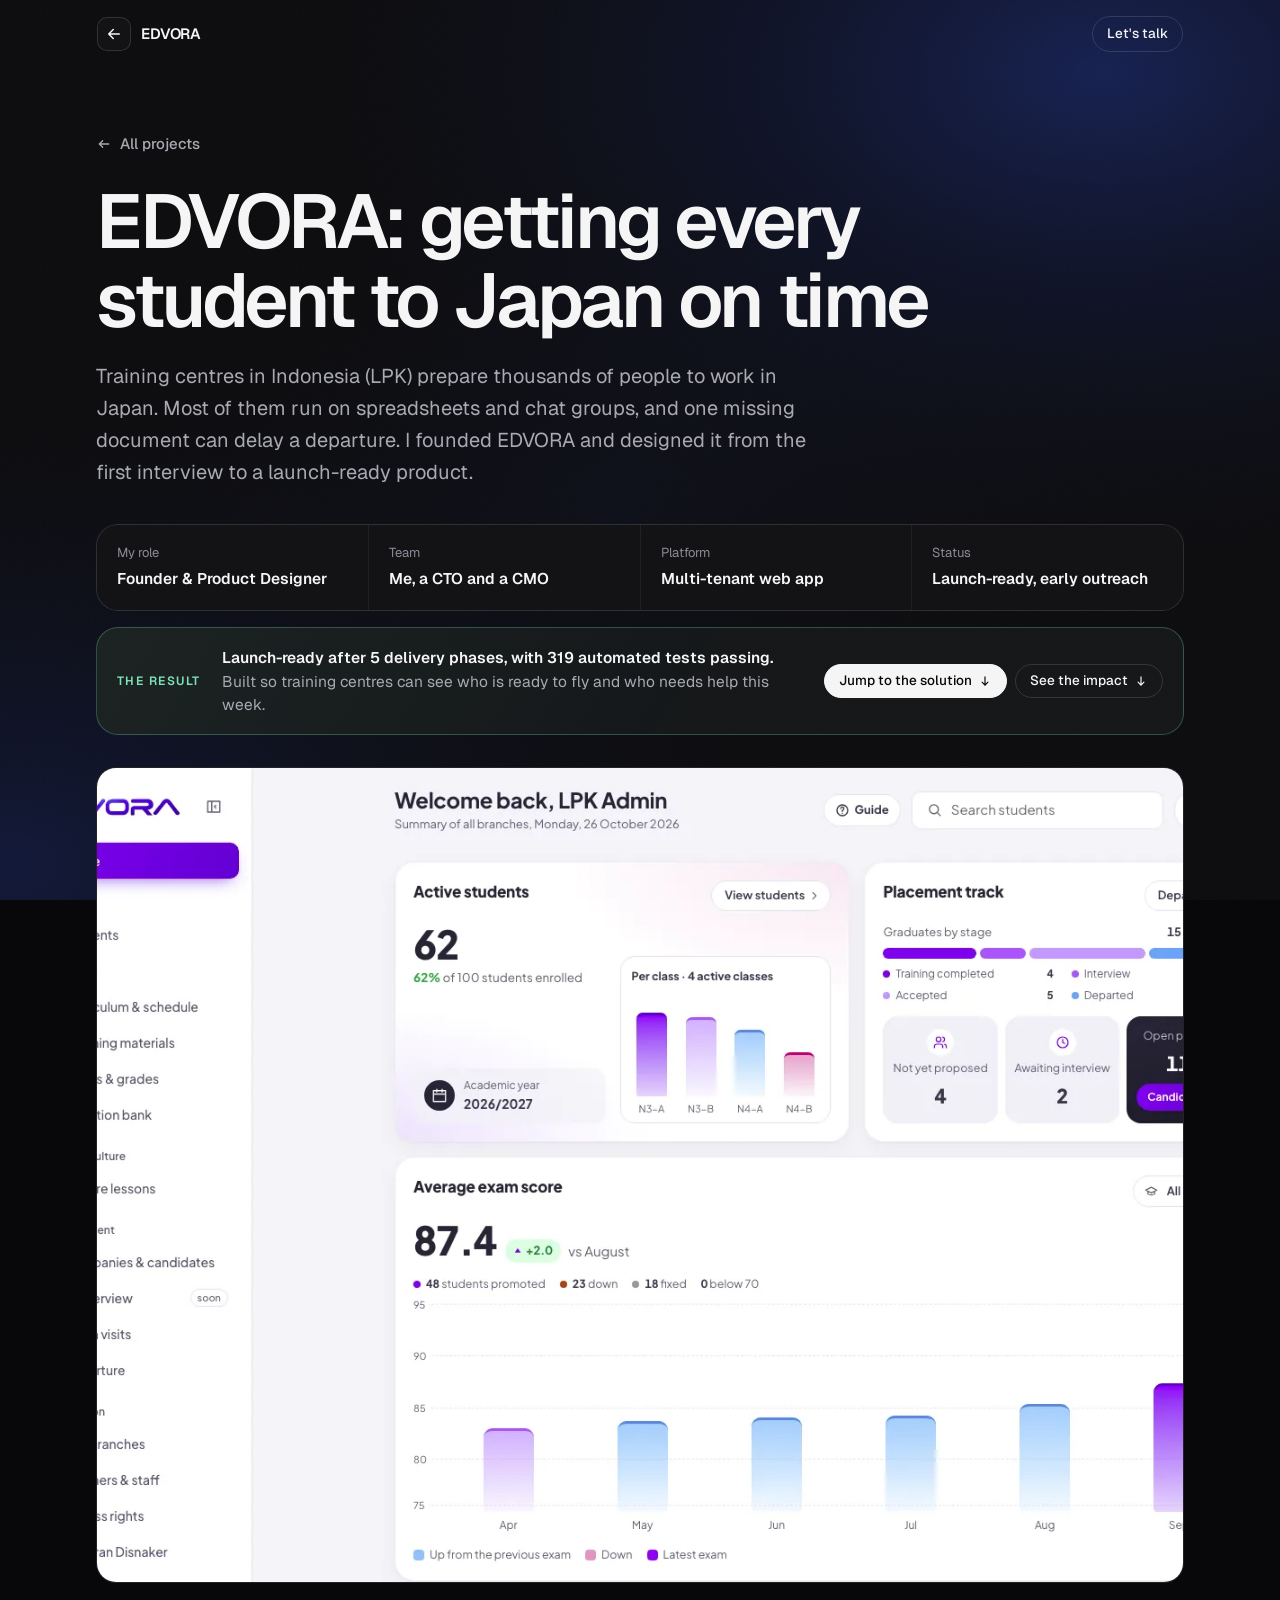
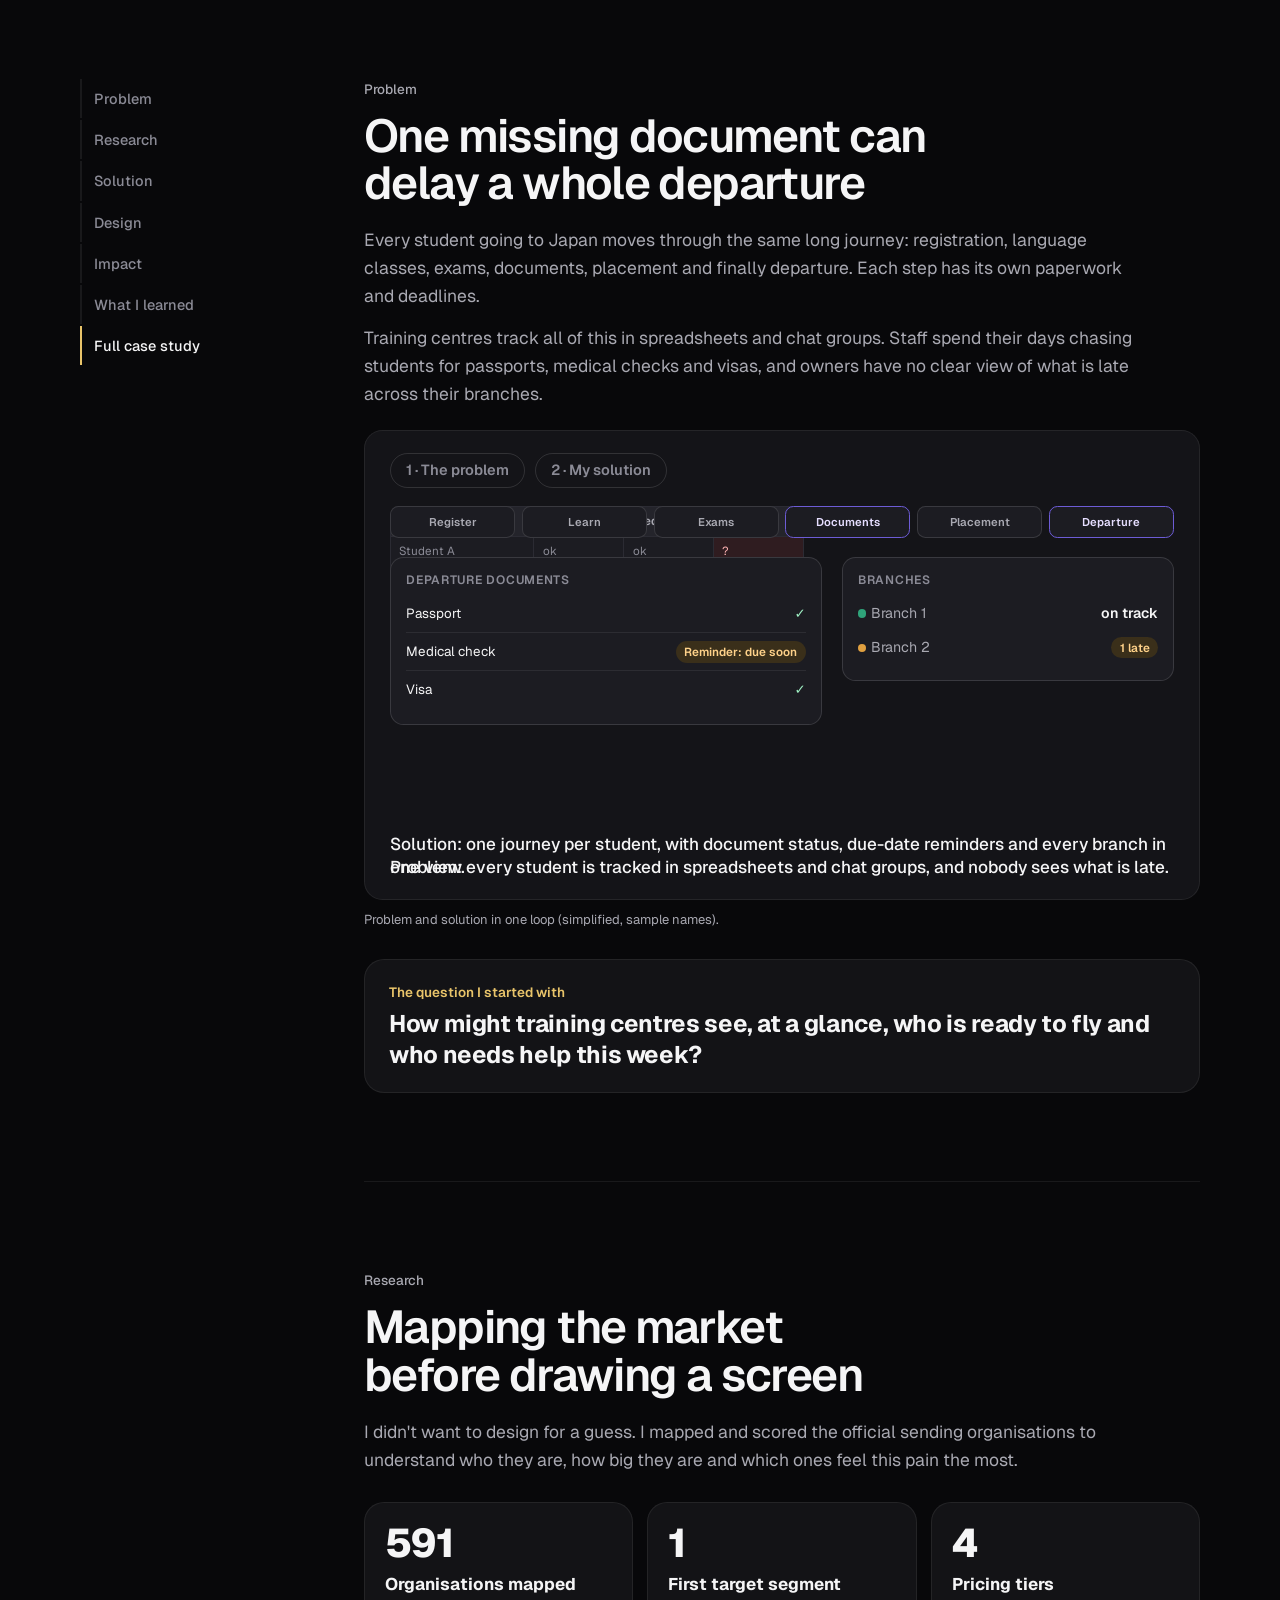
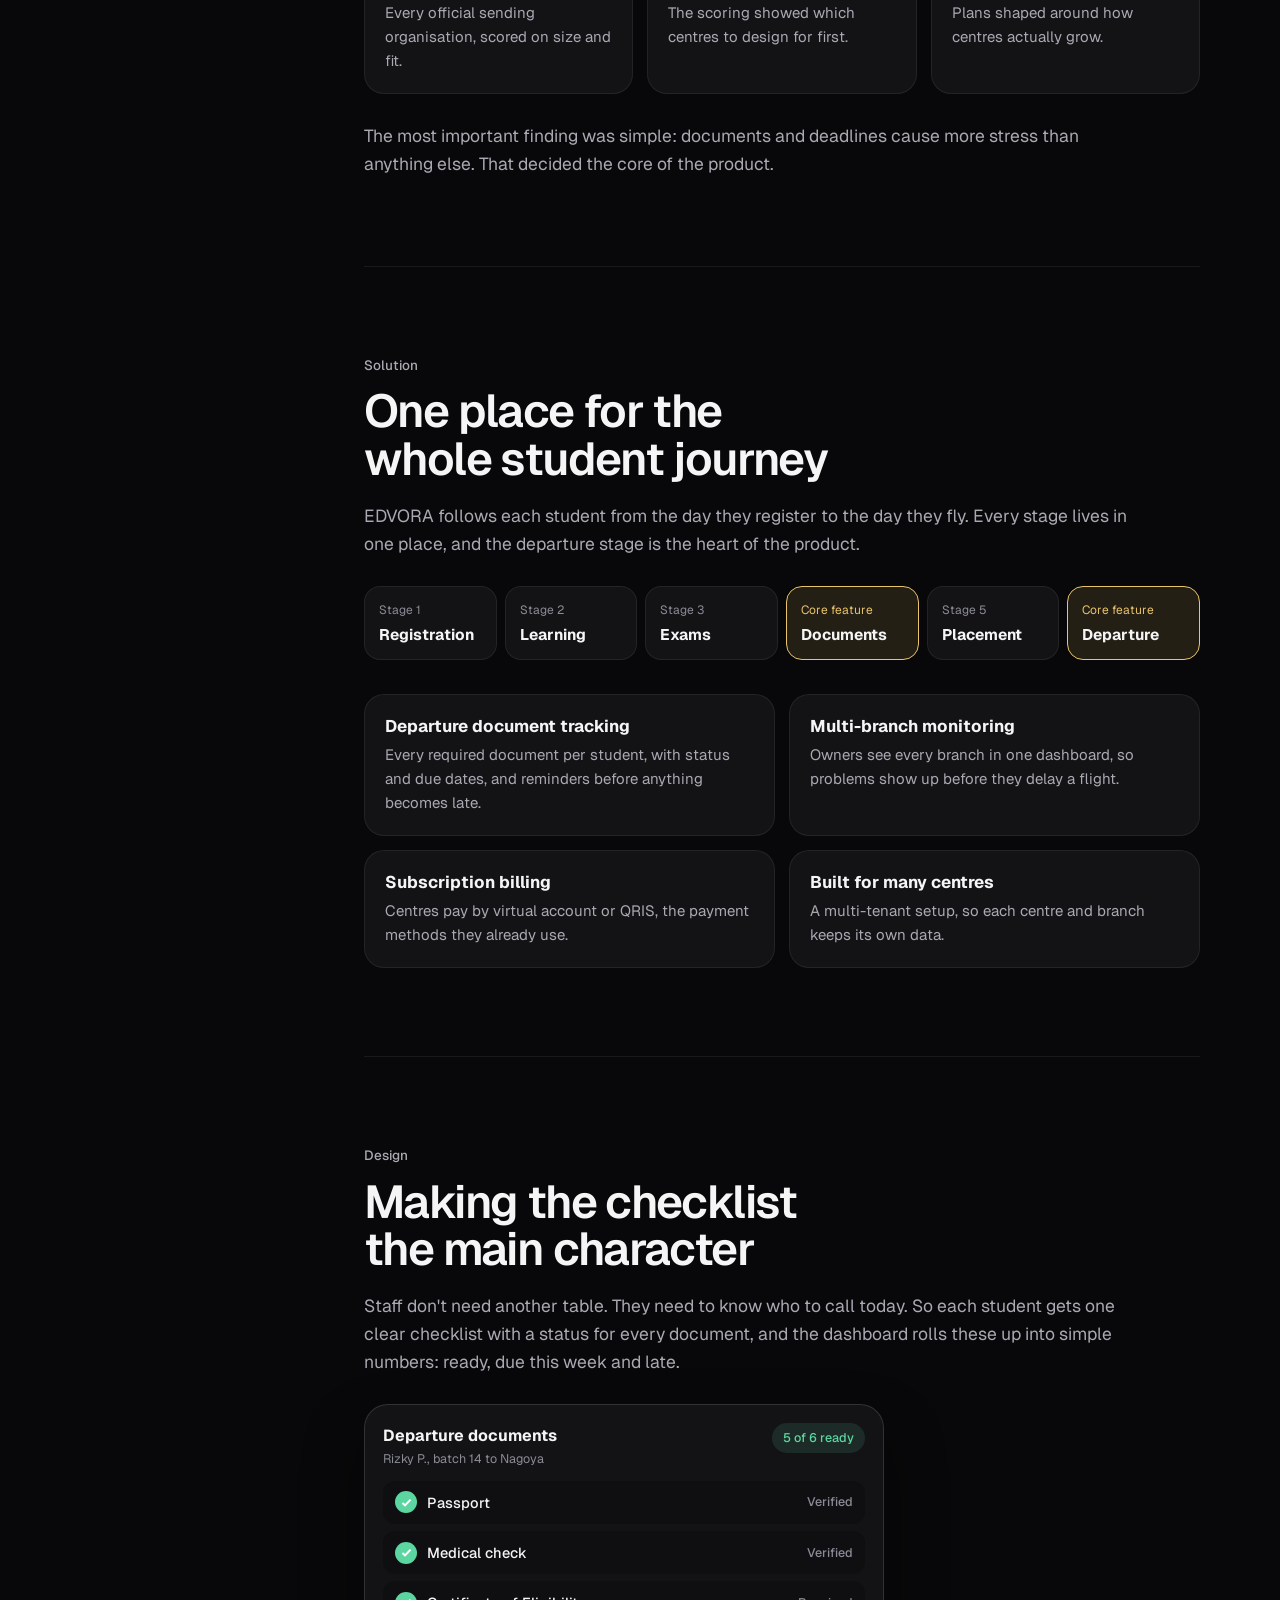
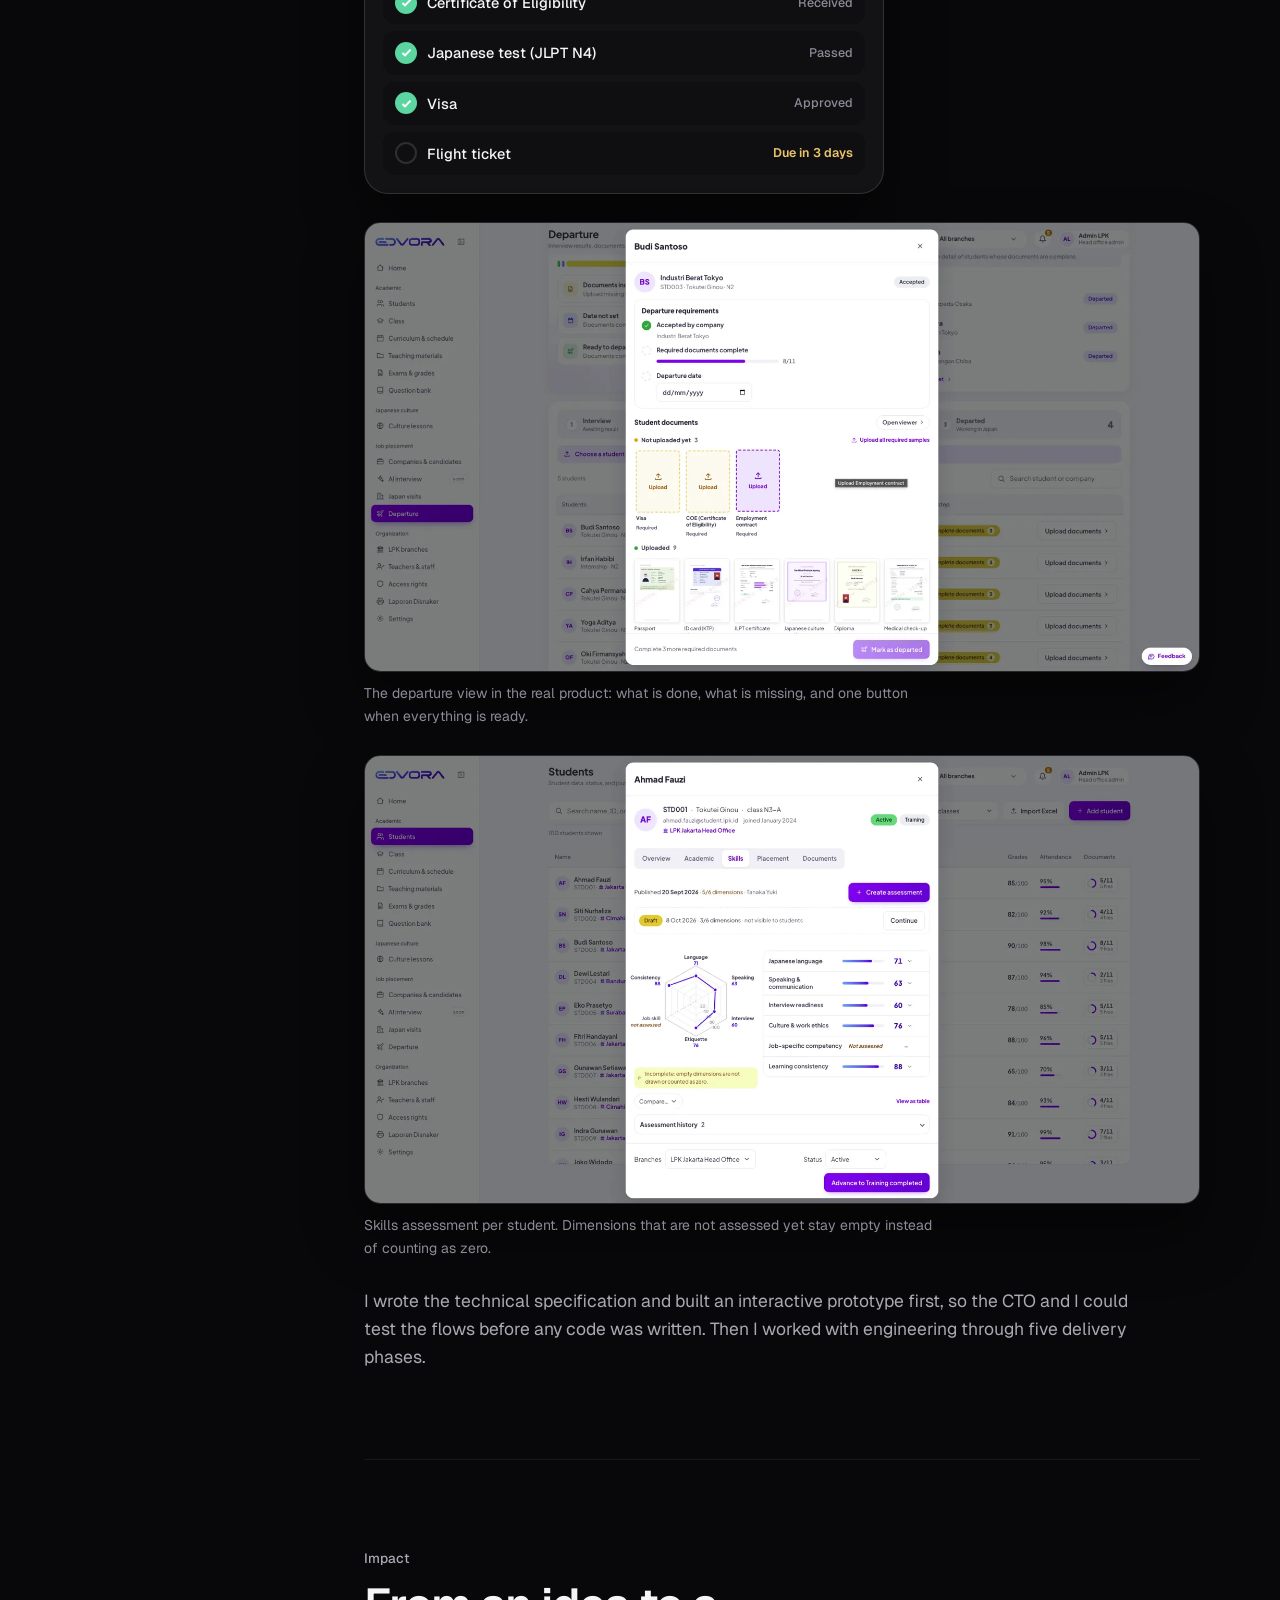
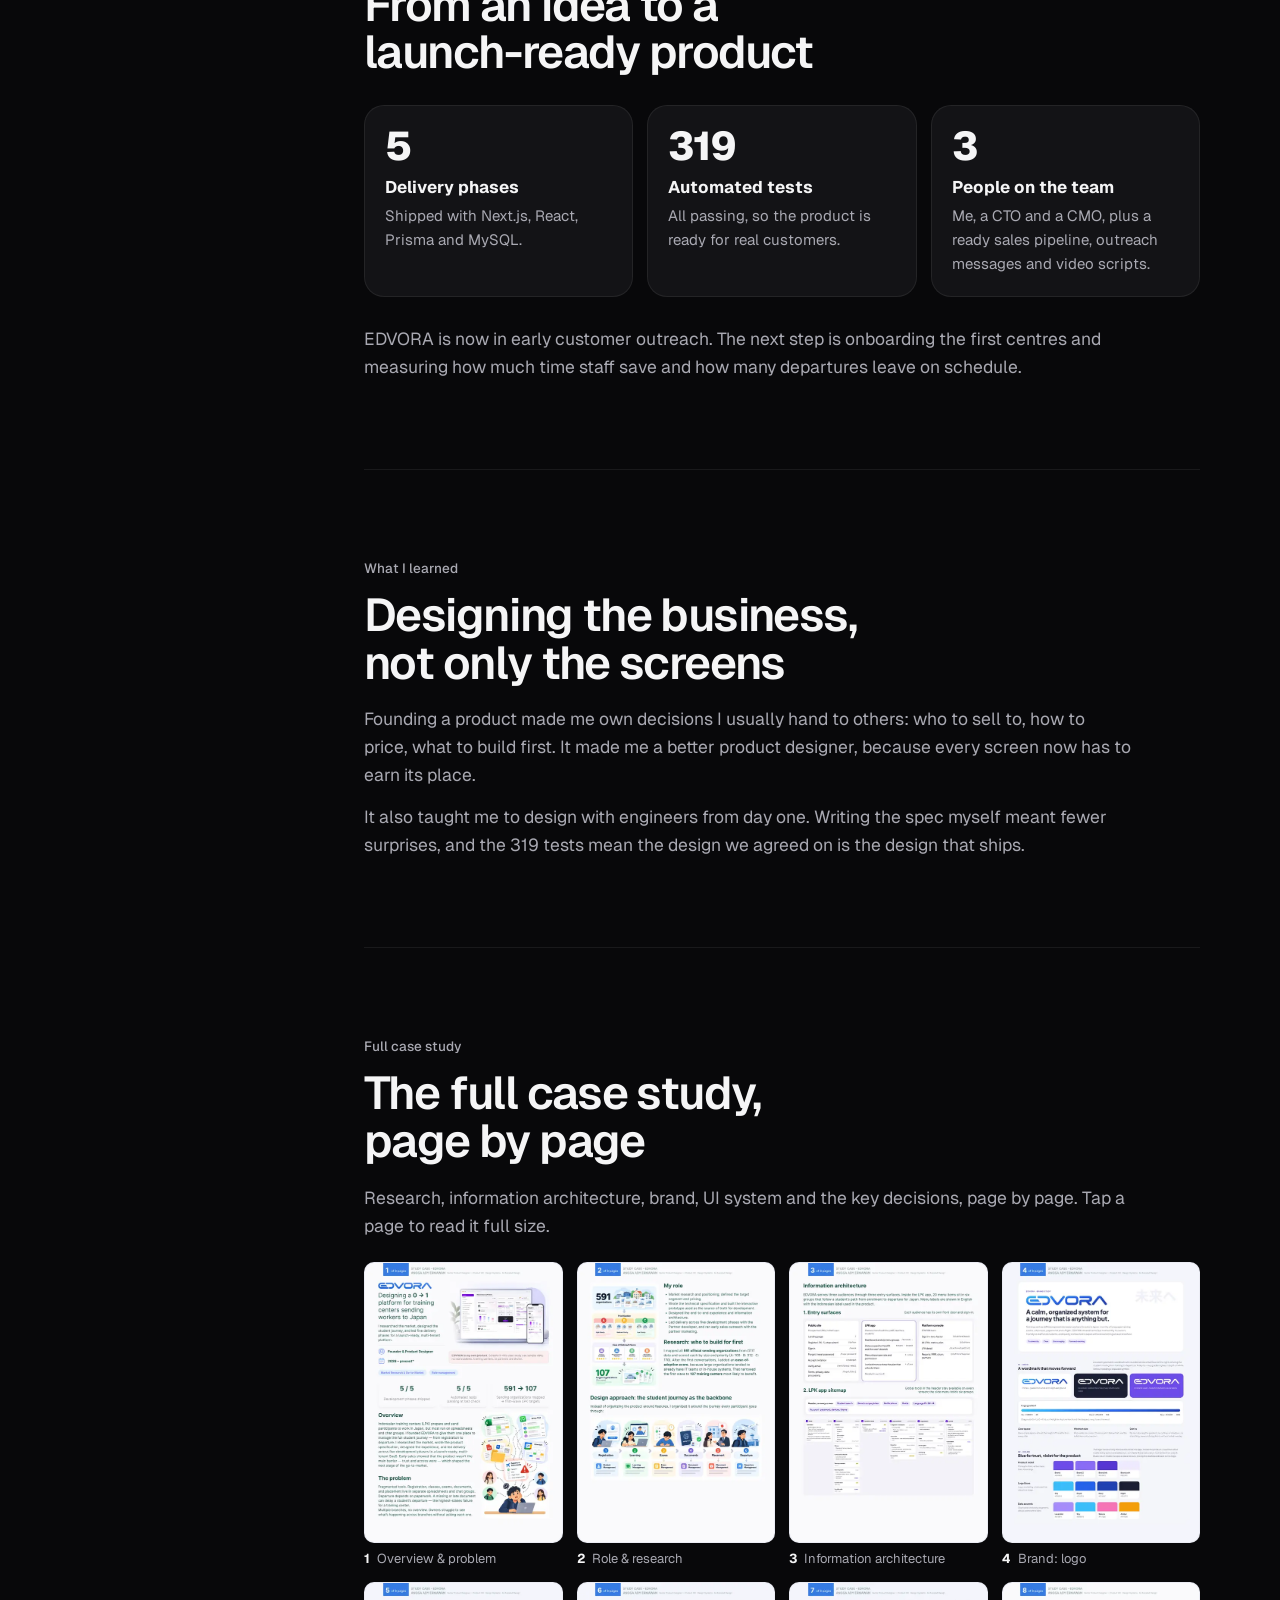
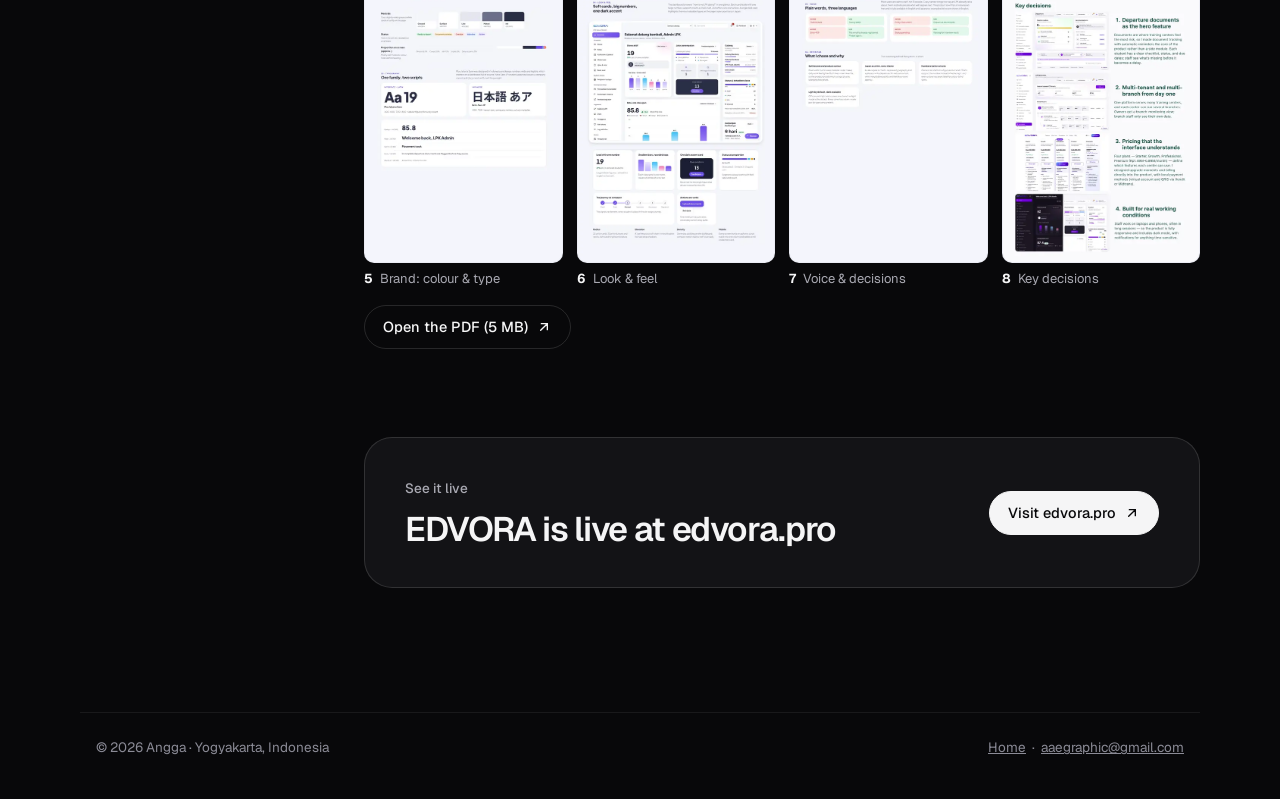
<file: edvora.html>
<!doctype html>
<html lang="en">
<head>
<meta charset="utf-8">
<meta name="viewport" content="width=device-width, initial-scale=1">
<title>EDVORA Case Study – 0→1 SaaS Product Design | Angga Ady Ermawan</title>
<meta name="description" content="Product design case study: how I researched, designed and shipped EDVORA, a multi-tenant SaaS that helps Indonesian training centres get every student to Japan on time.">
<link rel="canonical" href="https://aaegraphic.com/edvora.html">
<meta name="author" content="Angga Ady Ermawan">
<meta name="robots" content="index, follow">
<meta property="og:type" content="article">
<meta property="og:site_name" content="Angga Ady Ermawan">
<meta property="og:title" content="EDVORA case study – Angga Ady Ermawan">
<meta property="og:description" content="From market research to a launch-ready multi-tenant SaaS: research, information architecture, brand, UI system and key decisions.">
<meta property="og:url" content="https://aaegraphic.com/edvora.html">
<meta property="og:image" content="https://aaegraphic.com/assets/og-edvora.jpg">
<meta property="og:image:width" content="1200">
<meta property="og:image:height" content="630">
<meta name="twitter:card" content="summary_large_image">
<meta name="twitter:title" content="EDVORA case study – Angga Ady Ermawan">
<meta name="twitter:description" content="How I took EDVORA from research to a launch-ready SaaS.">
<meta name="twitter:image" content="https://aaegraphic.com/assets/og-edvora.jpg">
<script type="application/ld+json">{"@context": "https://schema.org", "@graph": [{"@type": "Article", "@id": "https://aaegraphic.com/edvora.html#article", "headline": "EDVORA: getting every student to Japan on time", "description": "Case study: how Angga Ady Ermawan researched, designed and led delivery of EDVORA, a multi-tenant SaaS for Indonesian training centres (LPK) sending participants to Japan.", "url": "https://aaegraphic.com/edvora.html", "image": "https://aaegraphic.com/assets/og-edvora.jpg", "inLanguage": "en", "dateModified": "2026-11-06T19:45:00+07:00", "author": {"@type": "Person", "@id": "https://aaegraphic.com/#person", "name": "Angga Ady Ermawan", "url": "https://aaegraphic.com/"}, "about": {"@type": "SoftwareApplication", "name": "EDVORA", "url": "https://edvora.pro", "applicationCategory": "BusinessApplication", "operatingSystem": "Web"}, "keywords": "product design case study, SaaS, multi-tenant, information architecture, design system, LPK, Japan, EDVORA"}, {"@type": "BreadcrumbList", "itemListElement": [{"@type": "ListItem", "position": 1, "name": "Home", "item": "https://aaegraphic.com/"}, {"@type": "ListItem", "position": 2, "name": "EDVORA case study", "item": "https://aaegraphic.com/edvora.html"}]}]}</script>
<meta name="theme-color" content="#08080A">
<link rel="icon" href="/favicon.svg" type="image/svg+xml">
<link rel="apple-touch-icon" href="/apple-touch-icon.png">
<link rel="preload" href="assets/fonts/geist.woff2" as="font" type="font/woff2" crossorigin>
<link rel="stylesheet" href="assets/style.css">
<link rel="stylesheet" href="assets/upgrade.css">
<link rel="stylesheet" href="assets/ps-anim.css">
</head>
<body>
<div class="bg-aura" aria-hidden="true"></div>
<a class="skip" href="#problem">Skip to case study</a>
<header class="nav cs-nav">
  <div class="wrap">
    <a class="logo cs-back" href="index.html#work" aria-label="Back to all projects" title="Back to all projects"><span class="mark mark-a"><svg viewBox="0 0 24 24" width="18" height="18" fill="none" stroke="currentColor" stroke-width="2" stroke-linecap="round" stroke-linejoin="round" aria-hidden="true"><path d="M19 12H5m6-6-6 6 6 6"/></svg></span><span class="cs-name">EDVORA</span></a>
    <nav class="links cs-links" aria-label="EDVORA case study">
      <a class="opt" href="#problem">Problem</a>
      <a class="opt" href="#research">Research</a>
      <a class="opt" href="#solution">Solution</a>
      <a class="opt" href="#design">Design</a>
      <a class="opt" href="#impact">Impact</a>
      <a class="opt" href="#learned">What I learned</a>
      <a class="opt" href="#deck">Full case study</a>
    </nav>
    <a class="btn sm cs-cta" href="index.html#contact">Let's talk</a>
    <button class="menu-btn" type="button" aria-expanded="false" aria-controls="m-menu" aria-label="Open menu"><b class="mb-t"><i>Menu</i><i>Close</i></b><span class="mb-ic"><span></span><span></span></span></button>
  </div>
<div class="m-menu" id="m-menu" hidden><nav aria-label="EDVORA sections"><a href="#problem" style="--i:0">Problem</a><a href="#research" style="--i:1">Research</a><a href="#solution" style="--i:2">Solution</a><a href="#design" style="--i:3">Design</a><a href="#impact" style="--i:4">Impact</a><a href="#learned" style="--i:5">What I learned</a><a href="#deck" style="--i:6">Full case study</a><a href="index.html#work" style="--i:7">&larr; All projects</a></nav><a class="btn primary m-cta-btn" href="index.html#contact">Let's talk <svg viewBox="0 0 24 24" fill="none" stroke="currentColor" stroke-width="2" stroke-linecap="round"><path d="M5 12h14m-5-5 5 5-5 5"/></svg></a><p class="m-mail">aaegraphic@gmail.com</p></div>
</header>

<main>
<section class="case-hero">
  <div class="wrap">
    <a class="back" href="index.html#work"><svg viewBox="0 0 24 24" fill="none" stroke="currentColor" stroke-width="2" stroke-linecap="round"><path d="M19 12H5m5-5-5 5 5 5"/></svg>All projects</a>
    <h1>EDVORA: getting every student to Japan on time</h1>
    <p class="lede">Training centres in Indonesia (LPK) prepare thousands of people to work in Japan. Most of them run on spreadsheets and chat groups, and one missing document can delay a departure. I founded EDVORA and designed it from the first interview to a launch-ready product.</p>
    <div class="facts">
      <div><small>My role</small><b>Founder & Product Designer</b></div>
      <div><small>Team</small><b>Me, a CTO and a CMO</b></div>
      <div><small>Platform</small><b>Multi-tenant web app</b></div>
      <div><small>Status</small><b>Launch-ready, early outreach</b></div>
    </div>
    <div class="cs-result"><small>The result</small><p><b>Launch-ready after 5 delivery phases, with 319 automated tests passing.</b> Built so training centres can see who is ready to fly and who needs help this week.</p><div class="cs-jump"><a href="#solution">Jump to the solution <svg viewBox="0 0 24 24" fill="none" stroke="currentColor" stroke-width="2" stroke-linecap="round" aria-hidden="true"><path d="M12 5v14m-5-5 5 5 5-5"/></svg></a><a href="#impact">See the impact <svg viewBox="0 0 24 24" fill="none" stroke="currentColor" stroke-width="2" stroke-linecap="round" aria-hidden="true"><path d="M12 5v14m-5-5 5 5 5-5"/></svg></a></div></div>
  </div>
</section>

<div class="wrap">
  <figure class="cover shot rv"><img src="assets/edv-dashboard.webp" alt="EDVORA home dashboard: active students, placement track, branches and average exam score" width="1390" height="905"></figure>
</div>

<div class="wrap case-body">
  <nav class="toc" aria-label="On this page">
    <a href="#problem" class="on">Problem</a>
    <a href="#research">Research</a>
    <a href="#solution">Solution</a>
    <a href="#design">Design</a>
    <a href="#impact">Impact</a>
    <a href="#learned">What I learned</a>
    <a href="#deck">Full case study</a>
  </nav>

  <div>
    <section class="chapter" id="problem">
      <span class="eyebrow">Problem</span>
      <h2>One missing document can delay a whole departure</h2>
      <p>Every student going to Japan moves through the same long journey: registration, language classes, exams, documents, placement and finally departure. Each step has its own paperwork and deadlines.</p>
      <p>Training centres track all of this in spreadsheets and chat groups. Staff spend their days chasing students for passports, medical checks and visas, and owners have no clear view of what is late across their branches.</p>
      <figure class="ps rv" aria-label="Animation: problem and solution">
        <div class="ps-win" aria-hidden="true">
          <div class="ps-tabs"><span class="ps-tab p">1 · The problem</span><span class="ps-tab s">2 · My solution</span></div>
          <div class="ps-sc a"><div class="ev-a"><div class="ev-sheet"><span class="h">Student</span><span class="h">Passport</span><span class="h">Medical</span><span class="h">Visa</span><span>Student A</span><span>ok</span><span>ok</span><span class="x">?</span><span>Student B</span><span>ok</span><span class="x">?</span><span>—</span><span>Student C</span><span class="x">?</span><span>—</span><span>—</span><span>Student D</span><span>ok</span><span>ok</span><span>ok</span><span>Student E</span><span>ok</span><span>—</span><span class="x">?</span></div><div class="ev-chat"><span class="ev-msg i10">Has anyone sent the medical check?</span><span class="ev-msg me i18">Which students fly next month?</span><span class="ev-msg i26">Visa still missing for two&hellip;</span><span class="ps-pill ps-bad i34">No clear view of what&rsquo;s late</span></div></div></div>
          <div class="ps-sc b"><div class="ev-b"><div class="ev-pipe"><span>Register</span><span>Learn</span><span>Exams</span><span class="core">Documents</span><span>Placement</span><span class="core">Departure</span></div><div class="ev-row"><div class="ps-card"><span class="ps-k">Departure documents</span><div class="ev-doc"><span>Passport</span><span class="ev-ok">&#10003;</span></div><div class="ev-doc"><span>Medical check</span><span class="ev-due"><span class="w">Reminder: due soon</span><span class="d">&#10003;</span></span></div><div class="ev-doc"><span>Visa</span><span class="ev-ok">&#10003;</span></div></div><div><div class="ps-card ev-br"><span class="ps-k">Branches</span><div class="ps-row"><span><i class="ev-dot"></i>Branch 1</span><b>on track</b></div><div class="ps-row"><span><i class="ev-dot late"></i>Branch 2</span><span class="ev-due"><span class="w">1 late</span><span class="d">on track</span></span></div></div><div style="margin-top:calc(1.6*var(--u))"><span class="ps-pill ps-good i80">&#10003; Ready to fly</span></div></div></div></div></div>
          <div class="ps-cap"><span class="c1">Problem: every student is tracked in spreadsheets and chat groups, and nobody sees what is late.</span><span class="c2">Solution: one journey per student, with document status, due-date reminders and every branch in one view.</span></div>
        </div>
        <figcaption>Problem and solution in one loop (simplified, sample names).</figcaption>
      </figure>
      <div class="callout"><small>The question I started with</small><b>How might training centres see, at a glance, who is ready to fly and who needs help this week?</b></div>
    </section>

    <section class="chapter" id="research">
      <span class="eyebrow">Research</span>
      <h2>Mapping the market before drawing a screen</h2>
      <p>I didn't want to design for a guess. I mapped and scored the official sending organisations to understand who they are, how big they are and which ones feel this pain the most.</p>
      <div class="grid3">
        <div class="box"><span class="big">591</span><b>Organisations mapped</b><p>Every official sending organisation, scored on size and fit.</p></div>
        <div class="box"><span class="big">1</span><b>First target segment</b><p>The scoring showed which centres to design for first.</p></div>
        <div class="box"><span class="big">4</span><b>Pricing tiers</b><p>Plans shaped around how centres actually grow.</p></div>
      </div>
      <p style="margin-top:28px">The most important finding was simple: documents and deadlines cause more stress than anything else. That decided the core of the product.</p>
    </section>

    <section class="chapter" id="solution">
      <span class="eyebrow">Solution</span>
      <h2>One place for the whole student journey</h2>
      <p>EDVORA follows each student from the day they register to the day they fly. Every stage lives in one place, and the departure stage is the heart of the product.</p>
      <div class="journey" role="list" tabindex="0" aria-label="Student journey">
        <div role="listitem"><small>Stage 1</small><b>Registration</b></div>
        <div role="listitem"><small>Stage 2</small><b>Learning</b></div>
        <div role="listitem"><small>Stage 3</small><b>Exams</b></div>
        <div role="listitem" class="core"><small>Core feature</small><b>Documents</b></div>
        <div role="listitem"><small>Stage 5</small><b>Placement</b></div>
        <div role="listitem" class="core"><small>Core feature</small><b>Departure</b></div>
      </div>
      <div class="grid2">
        <div class="box"><b>Departure document tracking</b><p>Every required document per student, with status and due dates, and reminders before anything becomes late.</p></div>
        <div class="box"><b>Multi-branch monitoring</b><p>Owners see every branch in one dashboard, so problems show up before they delay a flight.</p></div>
        <div class="box"><b>Subscription billing</b><p>Centres pay by virtual account or QRIS, the payment methods they already use.</p></div>
        <div class="box"><b>Built for many centres</b><p>A multi-tenant setup, so each centre and branch keeps its own data.</p></div>
      </div>
    </section>

    <section class="chapter" id="design">
      <span class="eyebrow">Design</span>
      <h2>Making the checklist the main character</h2>
      <p>Staff don't need another table. They need to know who to call today. So each student gets one clear checklist with a status for every document, and the dashboard rolls these up into simple numbers: ready, due this week and late.</p>
      <div class="checklist">
        <div class="hd"><div><b>Departure documents</b><small>Rizky P., batch 14 to Nagoya</small></div><span class="chip mint">5 of 6 ready</span></div>
        <ul>
          <li><span class="t"><svg viewBox="0 0 16 16" fill="none" stroke="currentColor" stroke-width="2.5"><path d="M3 8.5l3.2 3L13 4.5"/></svg></span>Passport<span>Verified</span></li>
          <li><span class="t"><svg viewBox="0 0 16 16" fill="none" stroke="currentColor" stroke-width="2.5"><path d="M3 8.5l3.2 3L13 4.5"/></svg></span>Medical check<span>Verified</span></li>
          <li><span class="t"><svg viewBox="0 0 16 16" fill="none" stroke="currentColor" stroke-width="2.5"><path d="M3 8.5l3.2 3L13 4.5"/></svg></span>Certificate of Eligibility<span>Received</span></li>
          <li><span class="t"><svg viewBox="0 0 16 16" fill="none" stroke="currentColor" stroke-width="2.5"><path d="M3 8.5l3.2 3L13 4.5"/></svg></span>Japanese test (JLPT N4)<span>Passed</span></li>
          <li><span class="t"><svg viewBox="0 0 16 16" fill="none" stroke="currentColor" stroke-width="2.5"><path d="M3 8.5l3.2 3L13 4.5"/></svg></span>Visa<span>Approved</span></li>
          <li class="due"><span class="t"></span>Flight ticket<span>Due in 3 days</span></li>
        </ul>
      </div>
      <figure class="shot-fig"><img src="assets/edv-departure.webp" alt="Departure requirements for one student: accepted by company, 8 of 11 documents, departure date, plus uploaded and missing documents" loading="lazy" width="1600" height="860"><figcaption>The departure view in the real product: what is done, what is missing, and one button when everything is ready.</figcaption></figure>
      <figure class="shot-fig"><img src="assets/edv-skills.webp" alt="Student profile with a radar chart of six skill dimensions and an assessment draft" loading="lazy" width="1600" height="858"><figcaption>Skills assessment per student. Dimensions that are not assessed yet stay empty instead of counting as zero.</figcaption></figure>
      <p style="margin-top:28px">I wrote the technical specification and built an interactive prototype first, so the CTO and I could test the flows before any code was written. Then I worked with engineering through five delivery phases.</p>
    </section>

    <section class="chapter" id="impact">
      <span class="eyebrow">Impact</span>
      <h2>From an idea to a launch-ready product</h2>
      <div class="grid3">
        <div class="box"><span class="big">5</span><b>Delivery phases</b><p>Shipped with Next.js, React, Prisma and MySQL.</p></div>
        <div class="box"><span class="big">319</span><b>Automated tests</b><p>All passing, so the product is ready for real customers.</p></div>
        <div class="box"><span class="big">3</span><b>People on the team</b><p>Me, a CTO and a CMO, plus a ready sales pipeline, outreach messages and video scripts.</p></div>
      </div>
      <p style="margin-top:28px">EDVORA is now in early customer outreach. The next step is onboarding the first centres and measuring how much time staff save and how many departures leave on schedule.</p>
    </section>

    <section class="chapter" id="learned">
      <span class="eyebrow">What I learned</span>
      <h2>Designing the business, not only the screens</h2>
      <p>Founding a product made me own decisions I usually hand to others: who to sell to, how to price, what to build first. It made me a better product designer, because every screen now has to earn its place.</p>
      <p>It also taught me to design with engineers from day one. Writing the spec myself meant fewer surprises, and the 319 tests mean the design we agreed on is the design that ships.</p>
    </section>

    <section class="chapter cs-deck" id="deck">
      <span class="eyebrow">Full case study</span>
      <h2>The full case study, page by page</h2>
      <p>Research, information architecture, brand, UI system and the key decisions, page by page. Tap a page to read it full size.</p>
      <div class="cs-grid"><button type="button" class="cs-pg" data-i="0" aria-label="Open page 1: Overview & problem"><img src="assets/edv-cs/thumbs/cs-1.webp" alt="Case study page 1: Overview & problem" width="520" height="736" loading="lazy" decoding="async"><span><b>1</b> Overview & problem</span></button><button type="button" class="cs-pg" data-i="1" aria-label="Open page 2: Role & research"><img src="assets/edv-cs/thumbs/cs-2.webp" alt="Case study page 2: Role & research" width="520" height="736" loading="lazy" decoding="async"><span><b>2</b> Role & research</span></button><button type="button" class="cs-pg" data-i="2" aria-label="Open page 3: Information architecture"><img src="assets/edv-cs/thumbs/cs-3.webp" alt="Case study page 3: Information architecture" width="520" height="736" loading="lazy" decoding="async"><span><b>3</b> Information architecture</span></button><button type="button" class="cs-pg" data-i="3" aria-label="Open page 4: Brand: logo"><img src="assets/edv-cs/thumbs/cs-4.webp" alt="Case study page 4: Brand: logo" width="520" height="736" loading="lazy" decoding="async"><span><b>4</b> Brand: logo</span></button><button type="button" class="cs-pg" data-i="4" aria-label="Open page 5: Brand: colour & type"><img src="assets/edv-cs/thumbs/cs-5.webp" alt="Case study page 5: Brand: colour & type" width="520" height="736" loading="lazy" decoding="async"><span><b>5</b> Brand: colour & type</span></button><button type="button" class="cs-pg" data-i="5" aria-label="Open page 6: Look & feel"><img src="assets/edv-cs/thumbs/cs-6.webp" alt="Case study page 6: Look & feel" width="520" height="736" loading="lazy" decoding="async"><span><b>6</b> Look & feel</span></button><button type="button" class="cs-pg" data-i="6" aria-label="Open page 7: Voice & decisions"><img src="assets/edv-cs/thumbs/cs-7.webp" alt="Case study page 7: Voice & decisions" width="520" height="736" loading="lazy" decoding="async"><span><b>7</b> Voice & decisions</span></button><button type="button" class="cs-pg" data-i="7" aria-label="Open page 8: Key decisions"><img src="assets/edv-cs/thumbs/cs-8.webp" alt="Case study page 8: Key decisions" width="520" height="736" loading="lazy" decoding="async"><span><b>8</b> Key decisions</span></button></div>
      <p class="cs-dl"><a class="btn" href="assets/EDVORA-case-study.pdf" target="_blank" rel="noopener">Open the PDF (5 MB) <svg viewBox="0 0 24 24" fill="none" stroke="currentColor" stroke-width="2" stroke-linecap="round"><path d="M7 17 17 7M8 7h9v9"/></svg></a></p>
      <dialog class="cs-lb" id="cs-lb" aria-label="Case study page viewer"><div class="cs-lb-bar"><span id="cs-n">1 / 8</span><div><button type="button" id="cs-prev" aria-label="Previous page">&#8249;</button><button type="button" id="cs-next" aria-label="Next page">&#8250;</button><button type="button" id="cs-close" aria-label="Close">&#10005;</button></div></div><div class="cs-lb-body"><img id="cs-img" alt="" decoding="async"></div></dialog>
    </section>

    <div class="next rv">
      <div><span class="eyebrow">See it live</span><h3>EDVORA is live at edvora.pro</h3></div>
      <a class="btn primary" href="https://edvora.pro" target="_blank" rel="noopener">Visit edvora.pro <svg viewBox="0 0 24 24" fill="none" stroke="currentColor" stroke-width="2" stroke-linecap="round"><path d="M7 17 17 7M8 7h9v9"/></svg></a>
    </div>
  </div>
</div>
</main>

<footer>
  <div class="wrap" style="display:flex;justify-content:space-between;gap:12px;flex-wrap:wrap;border-top:1px solid var(--line);padding-top:24px"><span>© 2026 Angga · Yogyakarta, Indonesia</span><span><a href="index.html">Home</a> &nbsp;·&nbsp; <a href="mailto:aaegraphic@gmail.com">aaegraphic@gmail.com</a></span></div>
</footer>
<script>
(function(){var lb=document.getElementById('cs-lb');if(!lb||!lb.showModal)return;var img=document.getElementById('cs-img'),n=document.getElementById('cs-n'),pgs=[].slice.call(document.querySelectorAll('.cs-pg')),i=0,op=null;
function show(k){i=(k+pgs.length)%pgs.length;img.src='assets/edv-cs/cs-'+(i+1)+'.webp';img.alt=pgs[i].querySelector('img').alt;n.textContent=(i+1)+' / '+pgs.length;lb.querySelector('.cs-lb-body').scrollTop=0;var nx=new Image();nx.src='assets/edv-cs/cs-'+((i+1)%pgs.length+1)+'.webp'}
pgs.forEach(function(b,k){b.addEventListener('click',function(){op=b;show(k);lb.showModal();document.documentElement.classList.add('pm-open')})});
lb.addEventListener('close',function(){document.documentElement.classList.remove('pm-open');if(op)op.focus()});
document.getElementById('cs-close').onclick=function(){lb.close()};document.getElementById('cs-prev').onclick=function(){show(i-1)};document.getElementById('cs-next').onclick=function(){show(i+1)};
lb.addEventListener('click',function(e){if(e.target===lb)lb.close()});lb.addEventListener('keydown',function(e){if(e.key==='ArrowRight')show(i+1);if(e.key==='ArrowLeft')show(i-1)});
var sx=null;lb.addEventListener('touchstart',function(e){sx=e.touches[0].clientX},{passive:true});lb.addEventListener('touchend',function(e){if(sx===null)return;var d=e.changedTouches[0].clientX-sx;if(Math.abs(d)>60)show(i+(d<0?1:-1));sx=null});
})();
</script>
<script src="assets/main.js"></script>
</body>
</html>
</file>
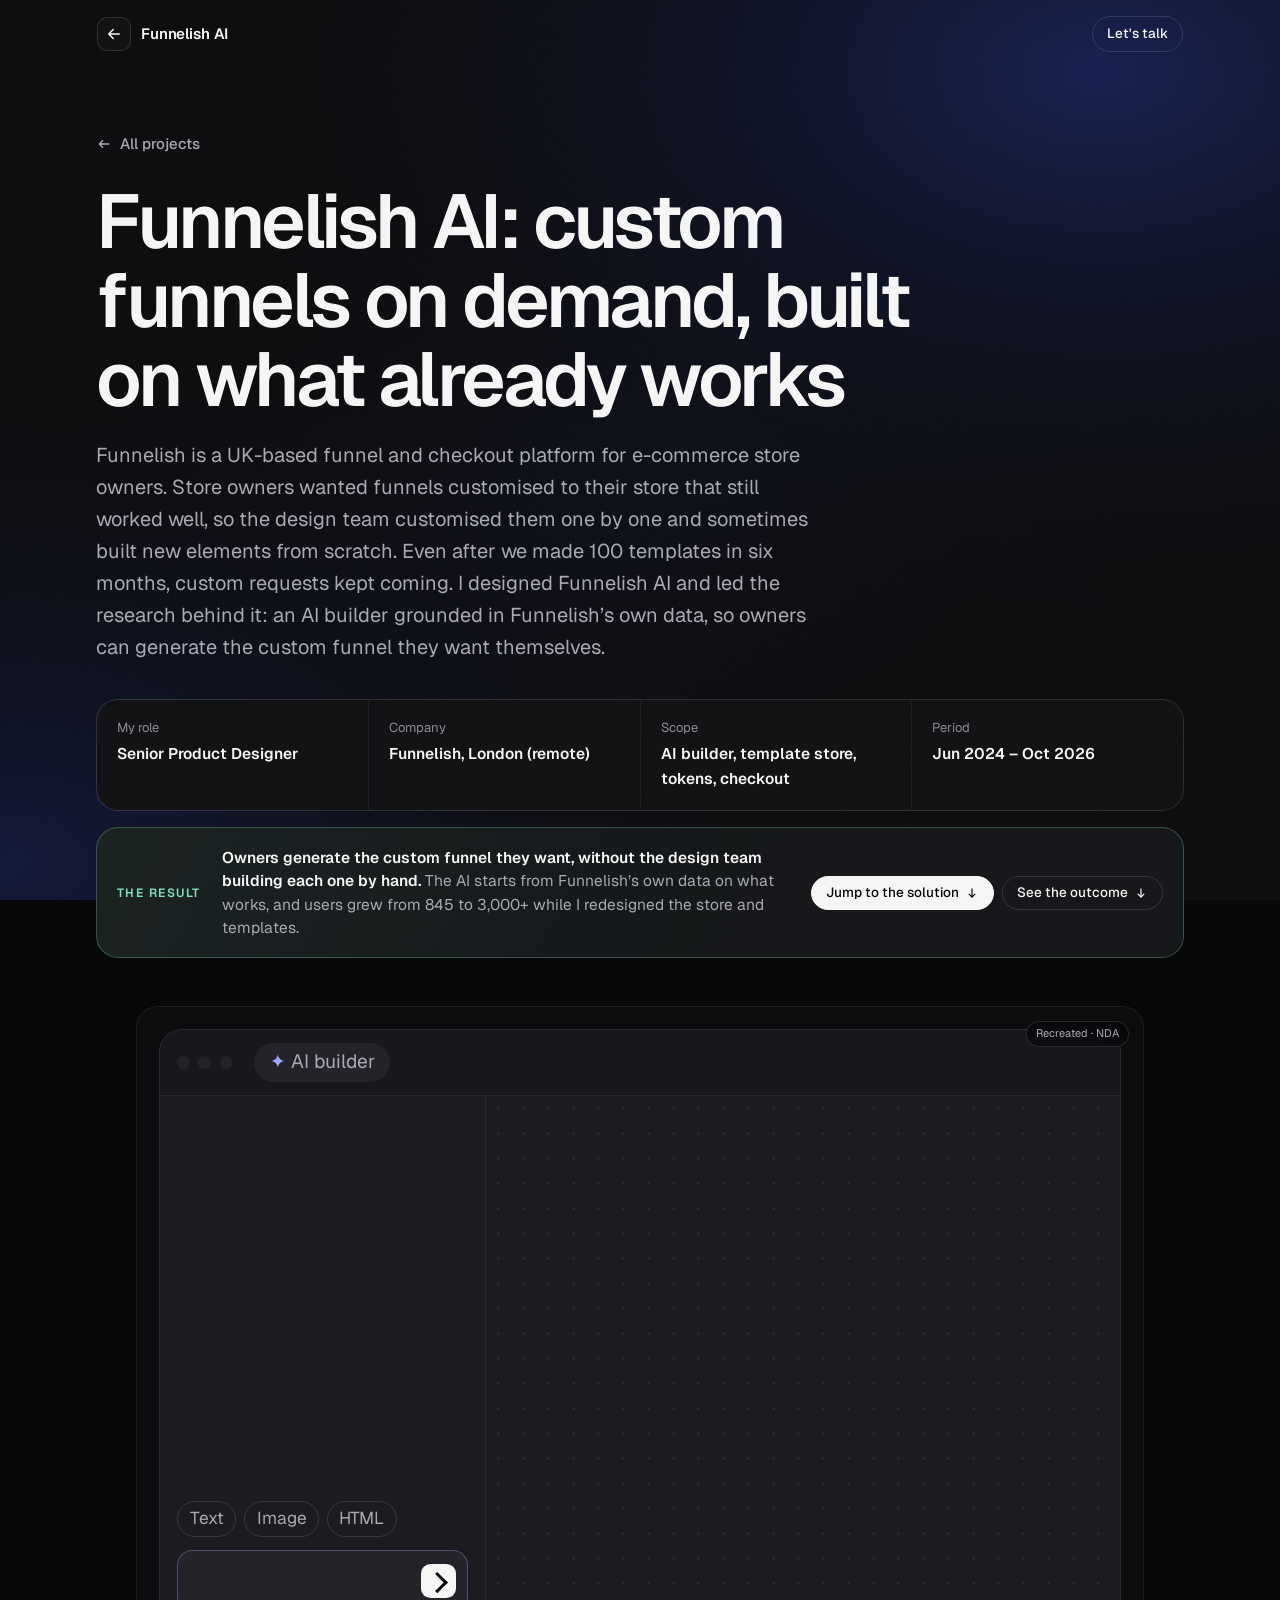
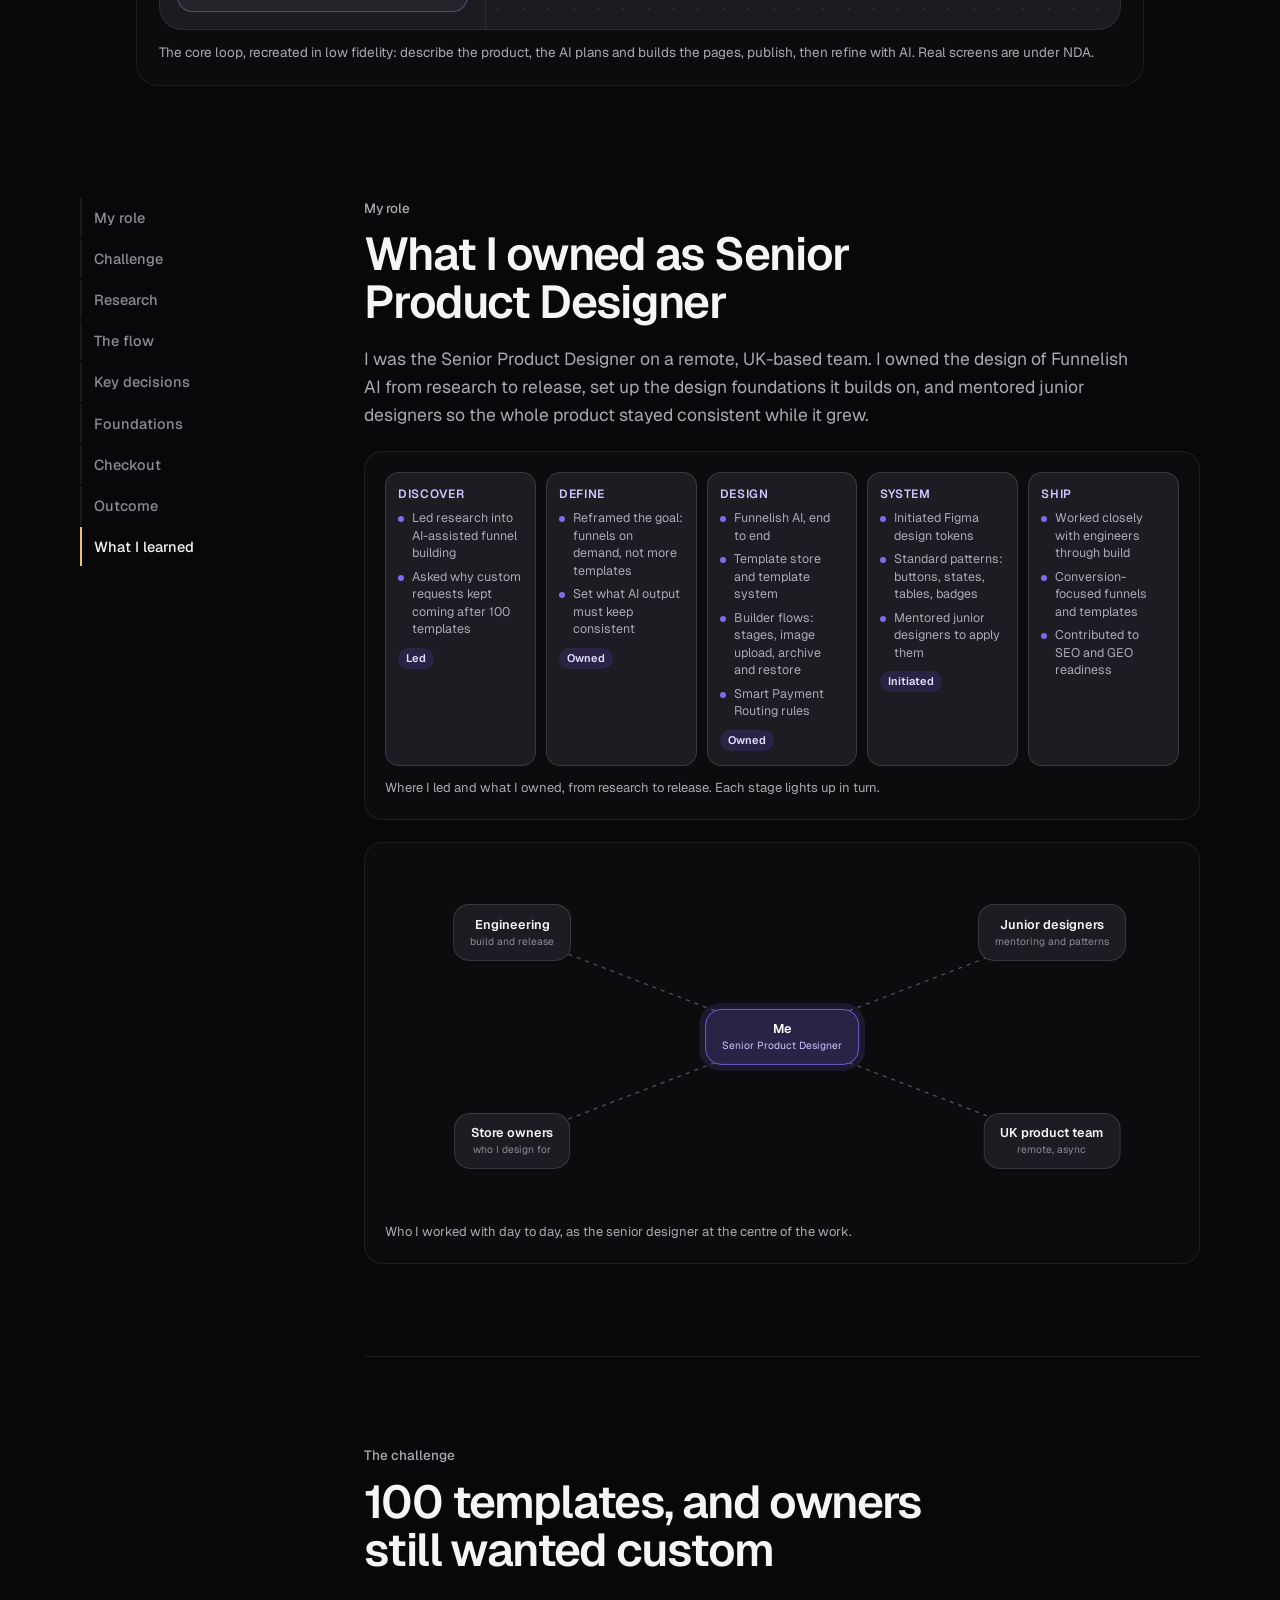
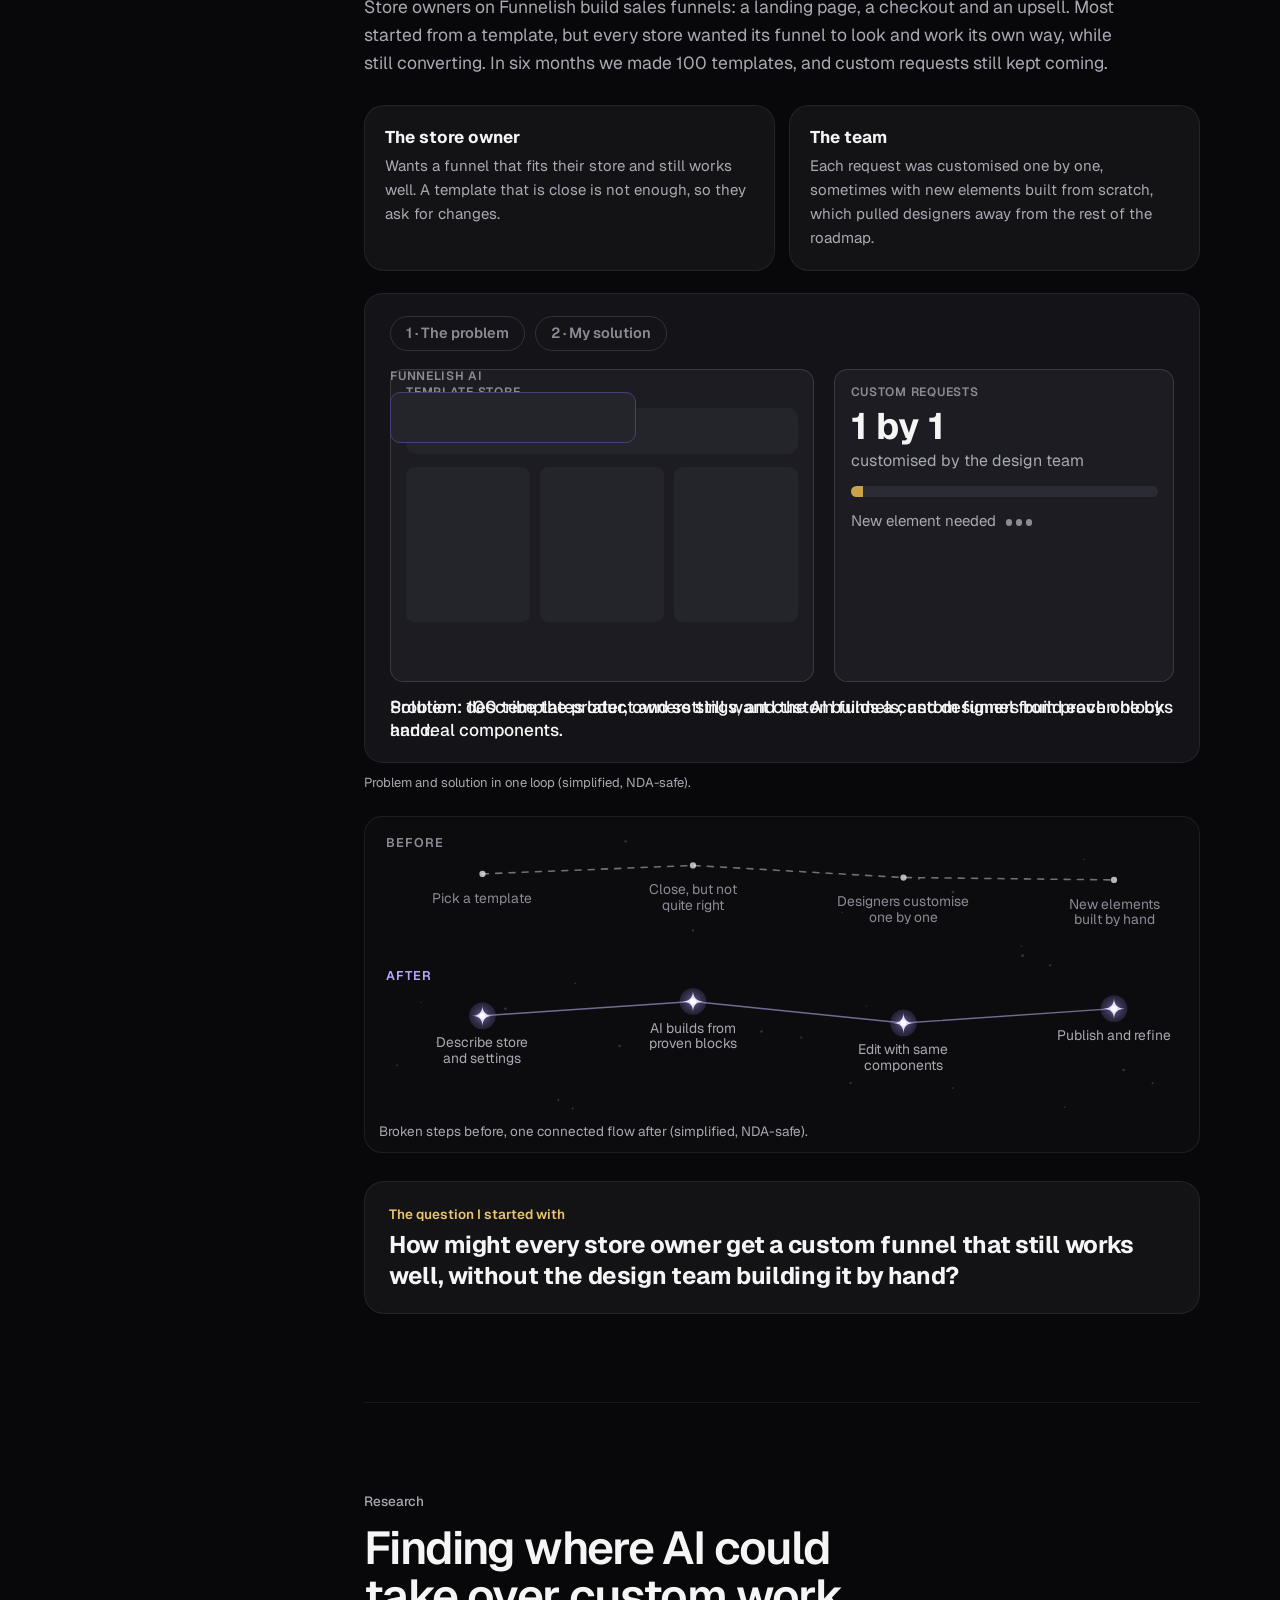
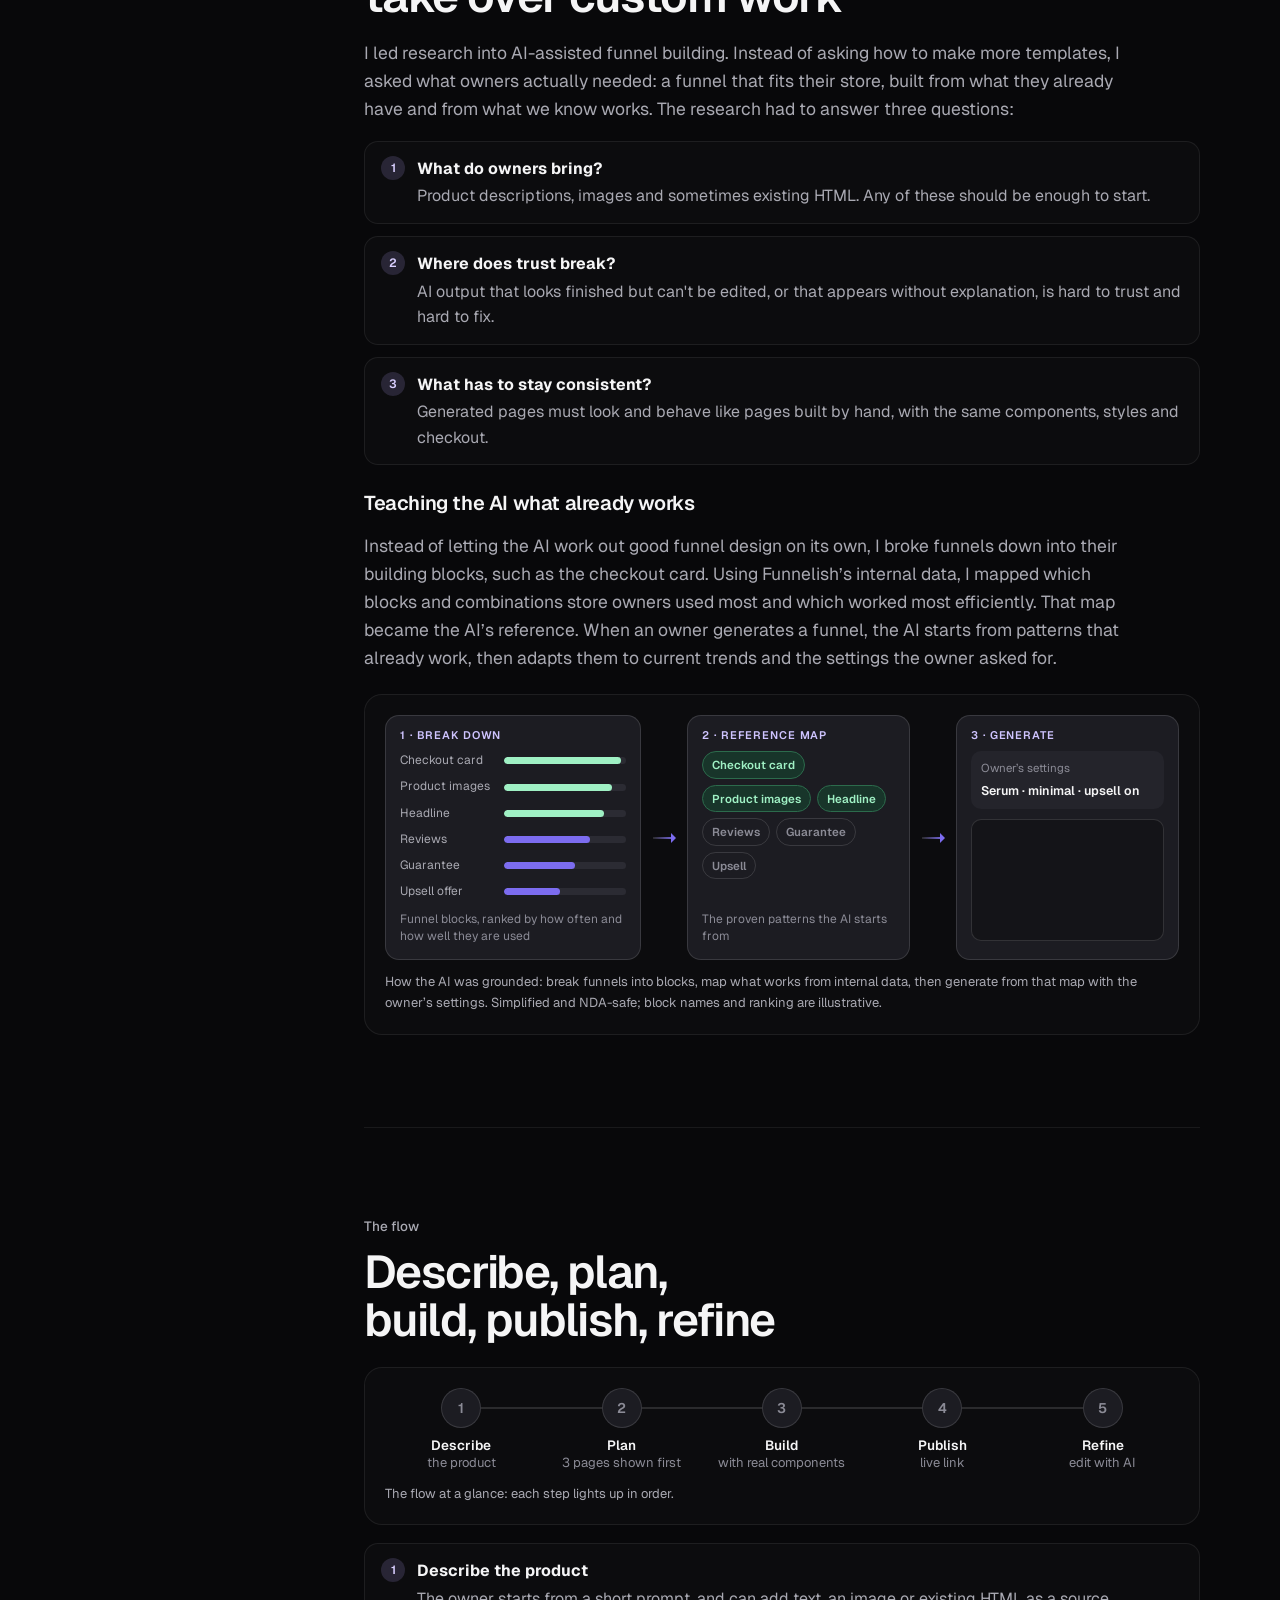
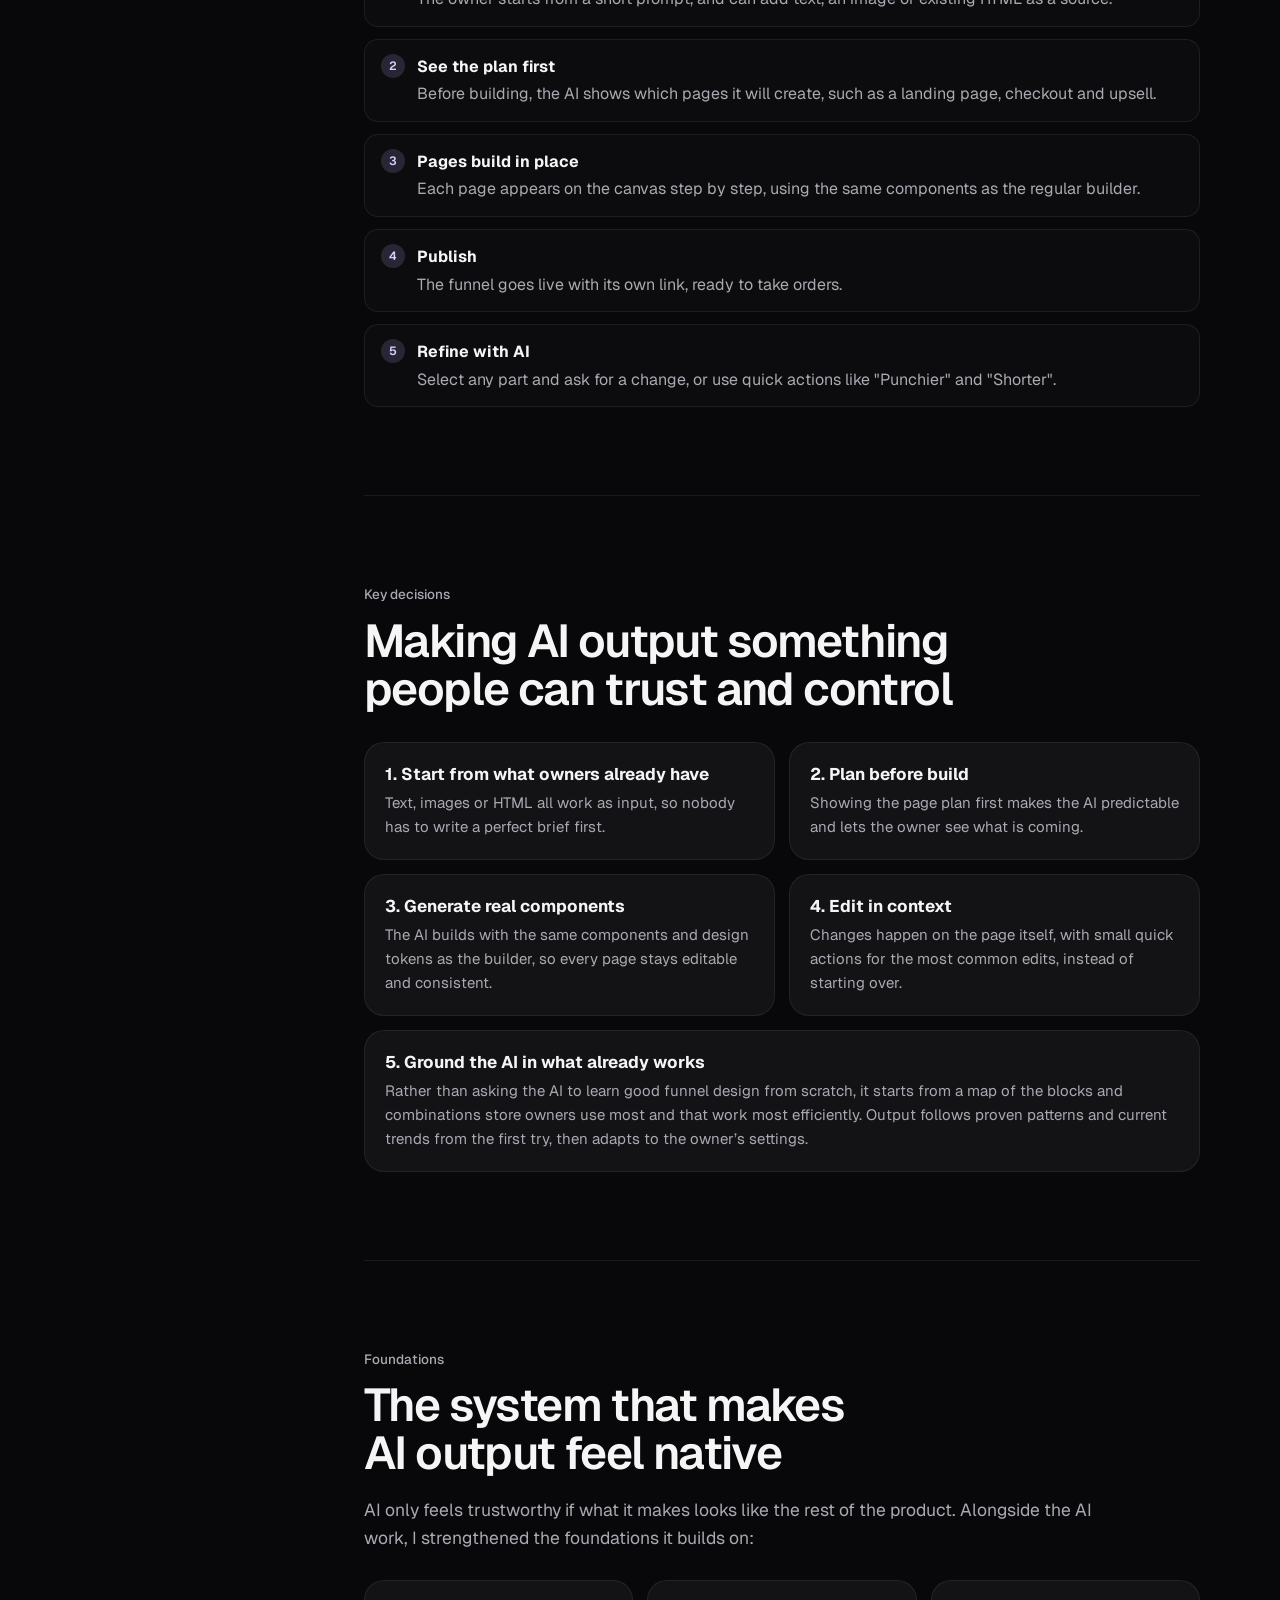
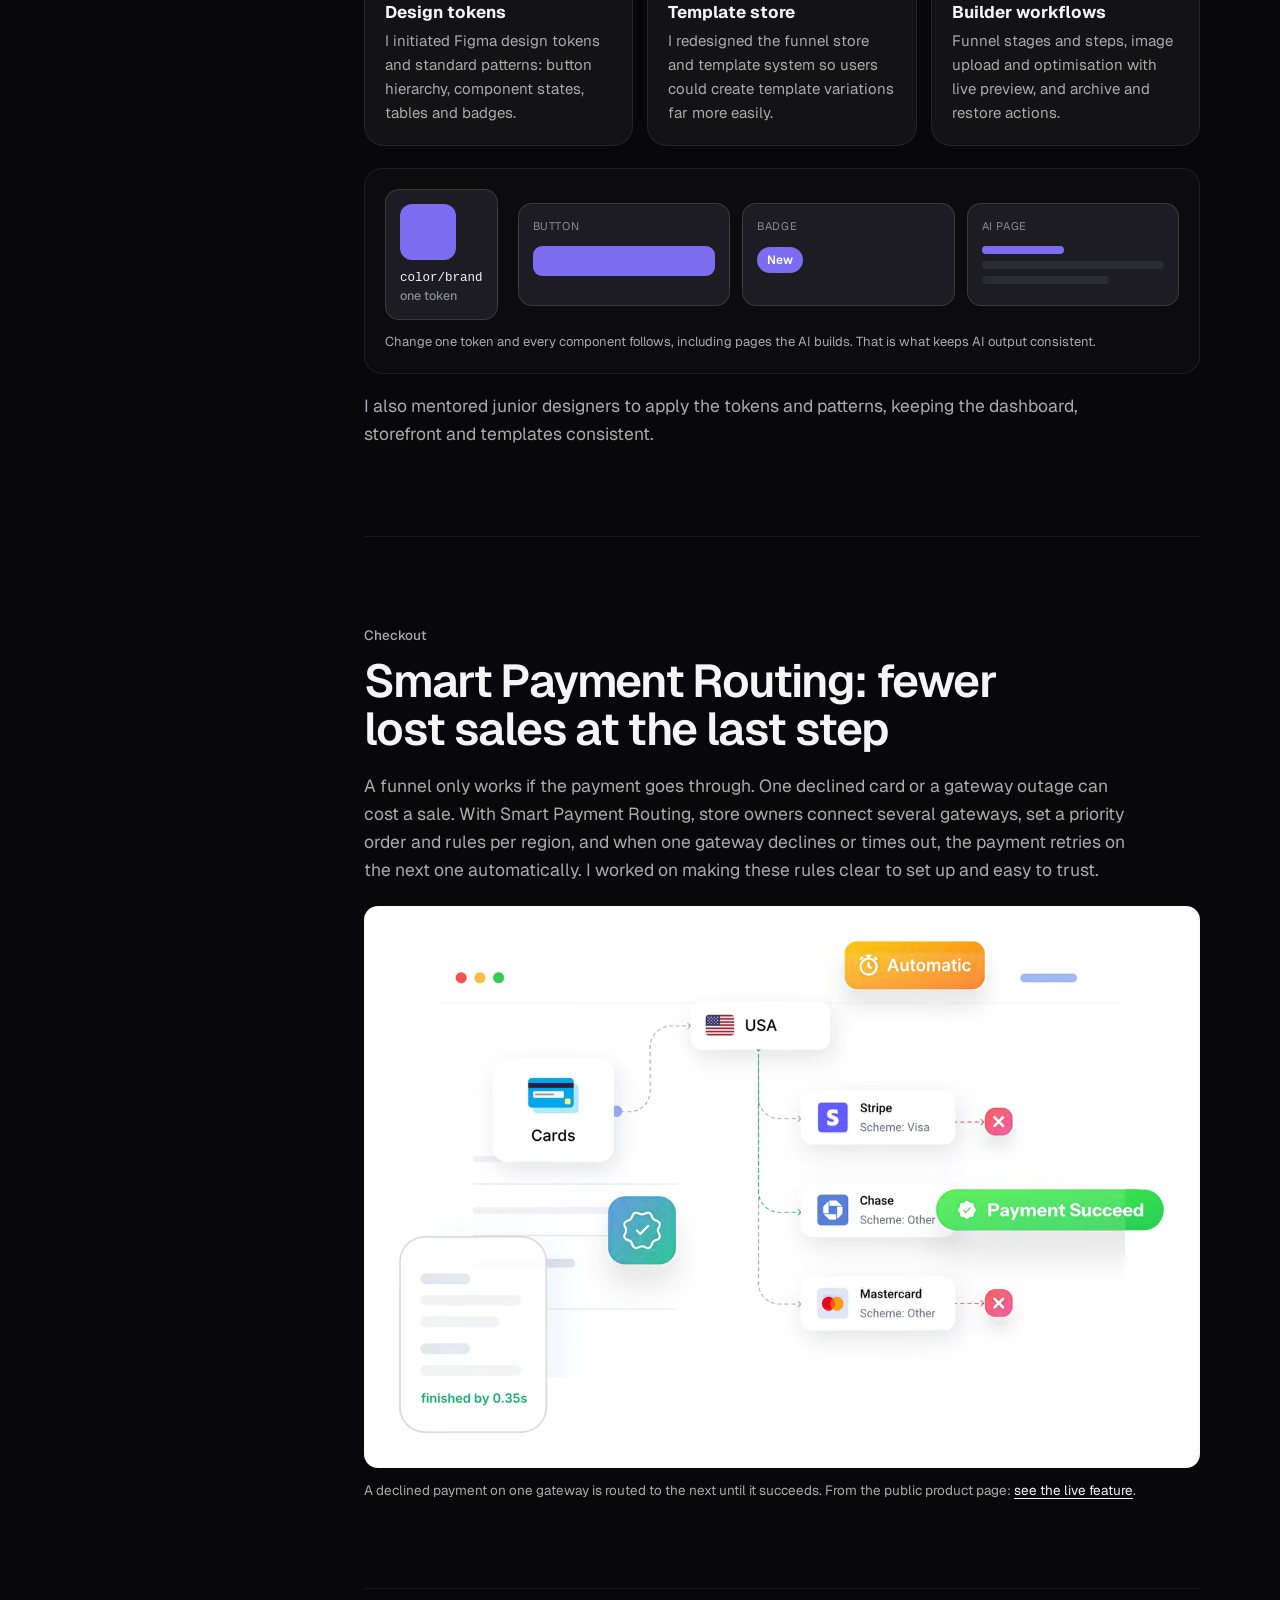
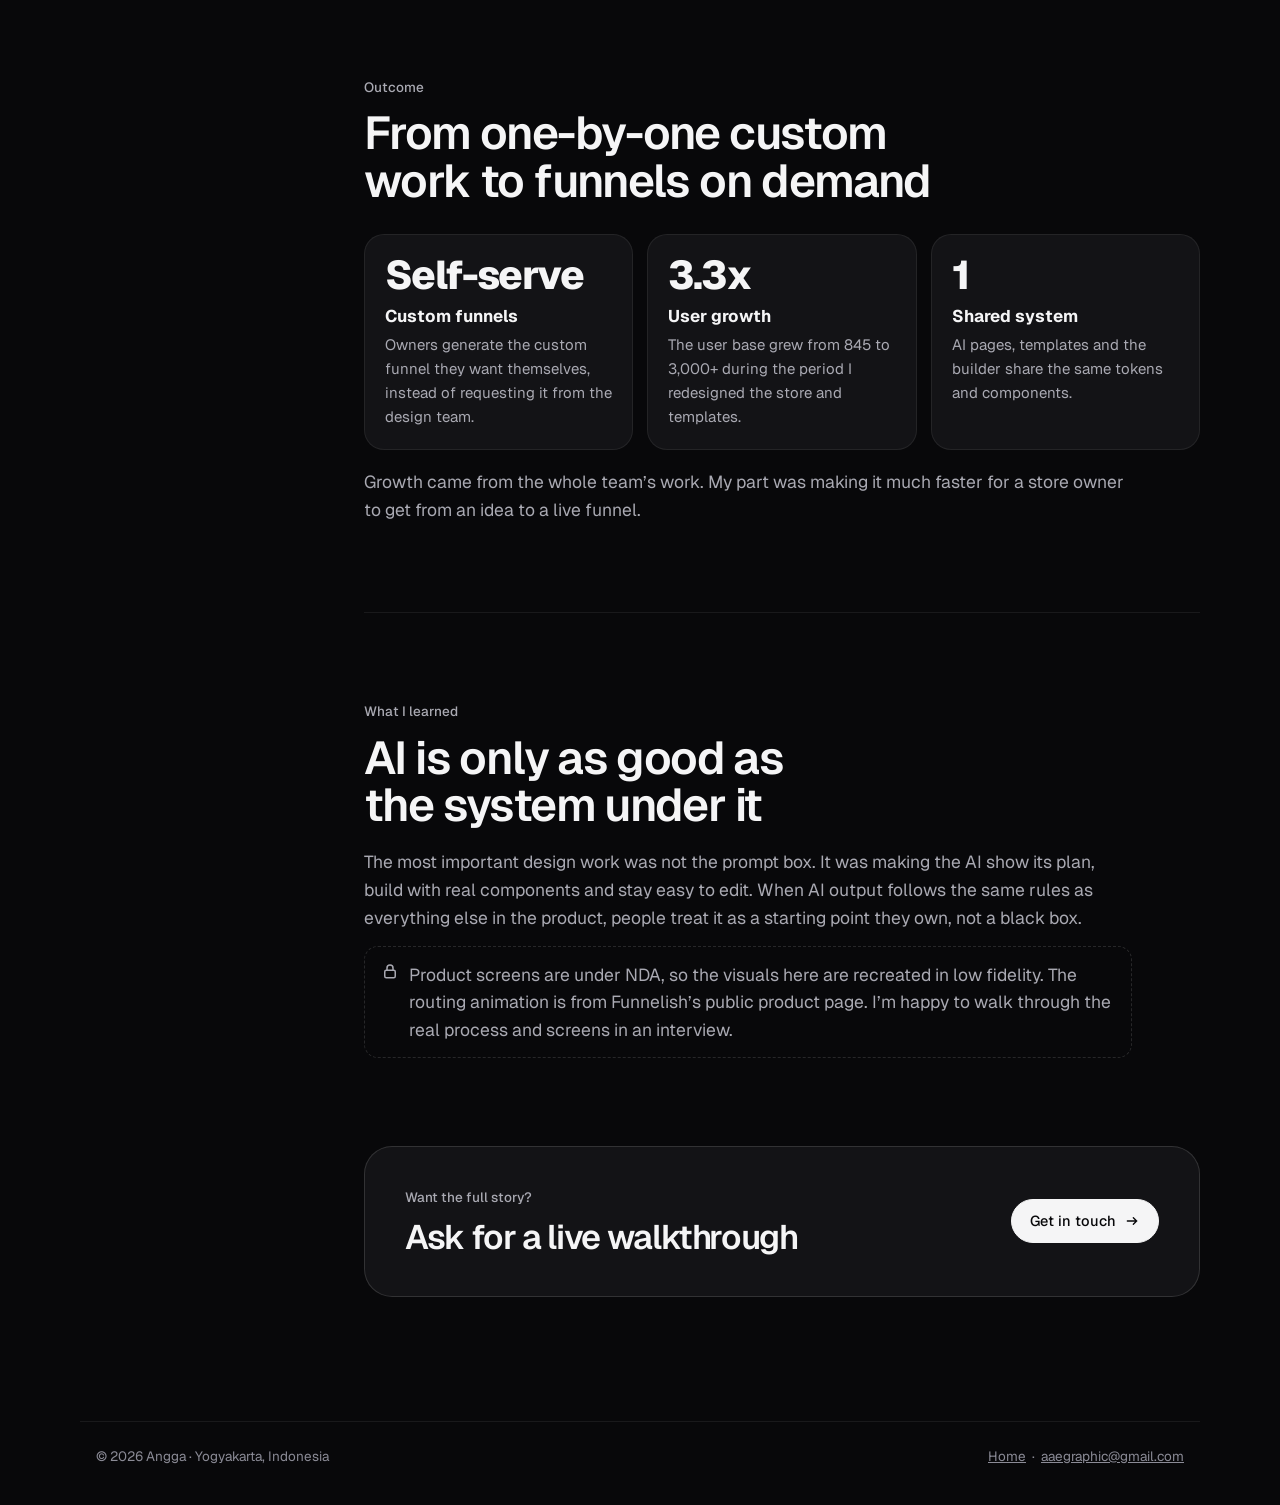
<file: funnelish.html>
<!doctype html>
<html lang="en">
<head>
<meta charset="utf-8">
<meta name="viewport" content="width=device-width, initial-scale=1">
<title>Funnelish AI Case Study – AI Product Design for E-commerce Funnels | Angga Ady Ermawan</title>
<meta name="description" content="Product design case study: how I designed Funnelish AI, so store owners can generate a custom, effective sales funnel themselves instead of the design team customising each one by hand.">
<link rel="canonical" href="https://aaegraphic.com/funnelish.html">
<meta name="author" content="Angga Ady Ermawan">
<meta name="robots" content="index, follow">
<meta property="og:type" content="article">
<meta property="og:site_name" content="Angga Ady Ermawan">
<meta property="og:title" content="Funnelish AI case study – Angga Ady Ermawan">
<meta property="og:description" content="Custom sales funnels on demand, grounded in Funnelish&#39;s own data on what works.">
<meta property="og:url" content="https://aaegraphic.com/funnelish.html">
<meta property="og:image" content="https://aaegraphic.com/assets/fn-routing-poster.webp">
<meta name="twitter:card" content="summary_large_image">
<meta name="twitter:title" content="Funnelish AI case study – Angga Ady Ermawan">
<meta name="twitter:description" content="Custom sales funnels on demand, grounded in Funnelish&#39;s own data on what works.">
<meta name="twitter:image" content="https://aaegraphic.com/assets/fn-routing-poster.webp">
<script type="application/ld+json">{"@context": "https://schema.org", "@type": "Article", "@id": "https://aaegraphic.com/funnelish.html#article", "headline": "Funnelish AI: custom funnels on demand, built on what already works", "description": "Case study: how Angga Ady Ermawan designed Funnelish AI, an AI funnel builder for e-commerce store owners.", "url": "https://aaegraphic.com/funnelish.html", "inLanguage": "en", "dateModified": "2026-11-17T21:00:00+07:00", "author": {"@type": "Person", "@id": "https://aaegraphic.com/#person", "name": "Angga Ady Ermawan", "url": "https://aaegraphic.com/"}}</script>
<meta name="theme-color" content="#08080A">
<link rel="icon" href="/favicon.svg" type="image/svg+xml">
<link rel="apple-touch-icon" href="/apple-touch-icon.png">
<link rel="preload" href="assets/fonts/geist.woff2" as="font" type="font/woff2" crossorigin>
<link rel="stylesheet" href="assets/style.css">
<link rel="stylesheet" href="assets/upgrade.css">
<link rel="stylesheet" href="assets/ps-anim.css">
<style>
  .fn-cover{position:relative;padding:22px;border-radius:22px;border:1px solid var(--line);background:rgba(255,255,255,.02)}
  .fn-cover .nda-tag{position:absolute;top:14px;right:14px;z-index:2}
  .fn-cover figcaption,.fn-fig figcaption{margin-top:12px;font-size:13.5px;line-height:1.5;color:var(--text2)}
  .fn-fig{margin:22px 0 0}
  .fn-steps{counter-reset:s;display:grid;gap:12px;margin:18px 0 0;padding:0;list-style:none}
  .fn-steps li{counter-increment:s;position:relative;padding:14px 16px 14px 52px;border-radius:14px;border:1px solid var(--line);background:rgba(255,255,255,.02)}
  .fn-steps li::before{content:counter(s);position:absolute;left:16px;top:14px;width:24px;height:24px;border-radius:50%;display:grid;place-items:center;font:600 12px var(--body);background:rgba(185,166,255,.16);color:#d9cfff}
  .fn-steps b{display:block;margin-bottom:2px;color:var(--text)}
  .fn-steps p{margin:0;color:var(--text2)}
  .fn-note{display:flex;gap:10px;align-items:flex-start;margin-top:22px;padding:14px 16px;border-radius:14px;border:1px dashed var(--line2);font-size:13.5px;line-height:1.55;color:var(--text2)}
  .fn-note svg{flex:none;width:18px;height:18px;margin-top:1px}
</style>
</head>
<body>
<div class="bg-aura" aria-hidden="true"></div>
<a class="skip" href="#challenge">Skip to case study</a>
<header class="nav cs-nav">
  <div class="wrap">
    <a class="logo cs-back" href="index.html#work" aria-label="Back to all projects" title="Back to all projects"><span class="mark mark-a"><svg viewBox="0 0 24 24" width="18" height="18" fill="none" stroke="currentColor" stroke-width="2" stroke-linecap="round" stroke-linejoin="round" aria-hidden="true"><path d="M19 12H5m6-6-6 6 6 6"/></svg></span><span class="cs-name">Funnelish AI</span></a>
    <nav class="links cs-links" aria-label="Funnelish AI case study">
      <a class="opt" href="#role">My role</a>
      <a class="opt" href="#challenge">Challenge</a>
      <a class="opt" href="#research">Research</a>
      <a class="opt" href="#flow">The flow</a>
      <a class="opt" href="#decisions">Key decisions</a>
      <a class="opt" href="#system">Foundations</a>
      <a class="opt" href="#checkout">Checkout</a>
      <a class="opt" href="#outcome">Outcome</a>
      <a class="opt" href="#learned">What I learned</a>
    </nav>
    <a class="btn sm cs-cta" href="index.html#contact">Let's talk</a>
    <button class="menu-btn" type="button" aria-expanded="false" aria-controls="m-menu" aria-label="Open menu"><b class="mb-t"><i>Menu</i><i>Close</i></b><span class="mb-ic"><span></span><span></span></span></button>
  </div>
<div class="m-menu" id="m-menu" hidden><nav aria-label="Funnelish AI sections"><a href="#role" style="--i:0">My role</a><a href="#challenge" style="--i:1">Challenge</a><a href="#research" style="--i:2">Research</a><a href="#flow" style="--i:3">The flow</a><a href="#decisions" style="--i:4">Key decisions</a><a href="#system" style="--i:5">Foundations</a><a href="#checkout" style="--i:6">Checkout</a><a href="#outcome" style="--i:7">Outcome</a><a href="#learned" style="--i:8">What I learned</a><a href="index.html#work" style="--i:9">&larr; All projects</a></nav><a class="btn primary m-cta-btn" href="index.html#contact">Let's talk <svg viewBox="0 0 24 24" fill="none" stroke="currentColor" stroke-width="2" stroke-linecap="round"><path d="M5 12h14m-5-5 5 5-5 5"/></svg></a><p class="m-mail">aaegraphic@gmail.com</p></div>
</header>

<main>
<section class="case-hero">
  <div class="wrap">
    <a class="back" href="index.html#work"><svg viewBox="0 0 24 24" fill="none" stroke="currentColor" stroke-width="2" stroke-linecap="round"><path d="M19 12H5m5-5-5 5 5 5"/></svg>All projects</a>
    <h1>Funnelish AI: custom funnels on demand, built on what already works</h1>
    <p class="lede">Funnelish is a UK-based funnel and checkout platform for e-commerce store owners. Store owners wanted funnels customised to their store that still worked well, so the design team customised them one by one and sometimes built new elements from scratch. Even after we made 100 templates in six months, custom requests kept coming. I designed Funnelish AI and led the research behind it: an AI builder grounded in Funnelish&rsquo;s own data, so owners can generate the custom funnel they want themselves.</p>
    <div class="facts">
      <div><small>My role</small><b>Senior Product Designer</b></div>
      <div><small>Company</small><b>Funnelish, London (remote)</b></div>
      <div><small>Scope</small><b>AI builder, template store, tokens, checkout</b></div>
      <div><small>Period</small><b>Jun 2024 – Oct 2026</b></div>
    </div>
    <div class="cs-result"><small>The result</small><p><b>Owners generate the custom funnel they want, without the design team building each one by hand.</b> The AI starts from Funnelish&rsquo;s own data on what works, and users grew from 845 to 3,000+ while I redesigned the store and templates.</p><div class="cs-jump"><a href="#flow">Jump to the solution <svg viewBox="0 0 24 24" fill="none" stroke="currentColor" stroke-width="2" stroke-linecap="round" aria-hidden="true"><path d="M12 5v14m-5-5 5 5 5-5"/></svg></a><a href="#outcome">See the outcome <svg viewBox="0 0 24 24" fill="none" stroke="currentColor" stroke-width="2" stroke-linecap="round" aria-hidden="true"><path d="M12 5v14m-5-5 5 5 5-5"/></svg></a></div></div>
  </div>
</section>

<div class="wrap">
  <figure class="fn-cover rv"><span class="nda-tag">Recreated · NDA</span>
    <div class="fa" aria-hidden="true"><div class="fa-win"><div class="fa-bar"><i></i><i></i><i></i><span class="fa-pill"><b>&#10022;</b> AI builder</span></div><div class="fa-body"><div class="fa-side"><div class="fa-plan"><small class="fa-ph">Planning 3 pages</small><div class="fa-step s1"><i></i><span>Landing page</span></div><div class="fa-step s2"><i></i><span>Checkout</span></div><div class="fa-step s3"><i></i><span>Upsell</span></div></div><div class="fa-src"><span>Text</span><span>Image</span><span>HTML</span></div><div class="fa-prompt"><span class="fa-type">Funnel for my serum</span><b class="fa-send"></b></div></div><div class="fa-canvas"><div class="fa-page p1"><small>Landing</small><div class="fa-img"></div><div class="fa-h"></div><div class="fa-l"></div><div class="fa-l s"></div><div class="fa-btn"></div></div><div class="fa-page p2"><small>Checkout</small><div class="fa-l"></div><div class="fa-in"></div><div class="fa-in"></div><div class="fa-in"></div><div class="fa-btn"></div></div><div class="fa-page p3"><small>Upsell</small><div class="fa-img"></div><div class="fa-l"></div><div class="fa-l s"></div><div class="fa-btn"></div></div><div class="fa-pub"><span class="fa-ok"></span><b>Published</b><span class="fa-url"></span></div><div class="fa-edit"><span class="fa-type2">Make the headline pop</span><div><i>Punchier</i><i>Shorter</i></div></div></div></div></div></div>
    <figcaption>The core loop, recreated in low fidelity: describe the product, the AI plans and builds the pages, publish, then refine with AI. Real screens are under NDA.</figcaption>
  </figure>
</div>

<div class="wrap case-body">
  <nav class="toc" aria-label="On this page">
    <a href="#role" class="on">My role</a>
    <a href="#challenge">Challenge</a>
    <a href="#research">Research</a>
    <a href="#flow">The flow</a>
    <a href="#decisions">Key decisions</a>
    <a href="#system">Foundations</a>
    <a href="#checkout">Checkout</a>
    <a href="#outcome">Outcome</a>
    <a href="#learned">What I learned</a>
  </nav>

  <div>
    <section class="chapter" id="role">
      <span class="eyebrow">My role</span>
      <h2>What I owned as Senior Product Designer</h2>
      <p>I was the Senior Product Designer on a remote, UK-based team. I owned the design of Funnelish AI from research to release, set up the design foundations it builds on, and mentored junior designers so the whole product stayed consistent while it grew.</p>
      <figure class="ill rv"><div class="own" style="--n:5"><div class="own-c" style="--i:0"><h4>Discover</h4><ul><li>Led research into AI-assisted funnel building</li><li>Asked why custom requests kept coming after 100 templates</li></ul><span class="lead">Led</span></div><div class="own-c" style="--i:1"><h4>Define</h4><ul><li>Reframed the goal: funnels on demand, not more templates</li><li>Set what AI output must keep consistent</li></ul><span class="lead">Owned</span></div><div class="own-c" style="--i:2"><h4>Design</h4><ul><li>Funnelish AI, end to end</li><li>Template store and template system</li><li>Builder flows: stages, image upload, archive and restore</li><li>Smart Payment Routing rules</li></ul><span class="lead">Owned</span></div><div class="own-c" style="--i:3"><h4>System</h4><ul><li>Initiated Figma design tokens</li><li>Standard patterns: buttons, states, tables, badges</li><li>Mentored junior designers to apply them</li></ul><span class="lead">Initiated</span></div><div class="own-c" style="--i:4"><h4>Ship</h4><ul><li>Worked closely with engineers through build</li><li>Conversion-focused funnels and templates</li><li>Contributed to SEO and GEO readiness</li></ul></div></div><figcaption>Where I led and what I owned, from research to release. Each stage lights up in turn.</figcaption></figure>
      <figure class="ill rv"><div class="col" aria-hidden="true"><svg viewBox="0 0 100 100" preserveAspectRatio="none"><line class="col-ln" x1="50" y1="50" x2="16" y2="20" vector-effect="non-scaling-stroke" style="stroke-dasharray:4 5;animation:colDash 1.6s linear infinite"/><line class="col-ln" x1="50" y1="50" x2="84" y2="20" vector-effect="non-scaling-stroke" style="stroke-dasharray:4 5;animation:colDash 1.6s linear infinite"/><line class="col-ln" x1="50" y1="50" x2="16" y2="80" vector-effect="non-scaling-stroke" style="stroke-dasharray:4 5;animation:colDash 1.6s linear infinite"/><line class="col-ln" x1="50" y1="50" x2="84" y2="80" vector-effect="non-scaling-stroke" style="stroke-dasharray:4 5;animation:colDash 1.6s linear infinite"/></svg><div class="col-n" style="left:16%;top:20%">Engineering<small>build and release</small></div><div class="col-n" style="left:84%;top:20%">Junior designers<small>mentoring and patterns</small></div><div class="col-n" style="left:16%;top:80%">Store owners<small>who I design for</small></div><div class="col-n" style="left:84%;top:80%">UK product team<small>remote, async</small></div><div class="col-n me" style="left:50%;top:50%">Me<small style="color:#cfc4ff">Senior Product Designer</small></div></div><figcaption>Who I worked with day to day, as the senior designer at the centre of the work.</figcaption></figure>
    </section>

    <section class="chapter" id="challenge">
      <span class="eyebrow">The challenge</span>
      <h2>100 templates, and owners still wanted custom</h2>
      <p>Store owners on Funnelish build sales funnels: a landing page, a checkout and an upsell. Most started from a template, but every store wanted its funnel to look and work its own way, while still converting. In six months we made 100 templates, and custom requests still kept coming.</p>
      <div class="grid2">
        <div class="box"><b>The store owner</b><p>Wants a funnel that fits their store and still works well. A template that is close is not enough, so they ask for changes.</p></div>
        <div class="box"><b>The team</b><p>Each request was customised one by one, sometimes with new elements built from scratch, which pulled designers away from the rest of the roadmap.</p></div>
      </div>
      <figure class="ps rv" aria-label="Animation: problem and solution">
        <div class="ps-win" aria-hidden="true">
          <div class="ps-tabs"><span class="ps-tab p">1 · The problem</span><span class="ps-tab s">2 · My solution</span></div>
          <div class="ps-sc a"><div class="fz-a">
            <div class="ps-card"><span class="ps-k">Template store</span>
              <div class="fz-search"><i></i><span class="fz-q">serum skincare</span></div>
              <div class="fz-grid"><div></div><div></div><div></div></div>
              <div class="fz-none"><span class="ps-pill ps-bad">Close, but not what I want</span></div>
            </div>
            <div class="ps-card fz-back"><span class="ps-k">Custom requests</span><b>1 by 1</b><span>customised by the design team</span>
              <div class="fz-bar"><i></i></div>
              <div class="fz-wait"><span>New element needed</span><span class="fz-dots"><i></i><i></i><i></i></span></div>
            </div>
          </div></div>
          <div class="ps-sc b"><div class="fz-b">
            <div><span class="ps-k">Funnelish AI</span>
              <div class="fz-prompt"><span class="fz-q2">Funnel for my serum</span></div>
              <div class="fz-plan"><span class="ps-k" style="margin-top:1.6cqw">Plan: 3 pages</span><span class="ps-ln" style="width:80%"></span><span class="ps-ln" style="width:60%"></span></div>
            </div>
            <div>
              <div class="fz-pages">
                <div class="ps-card fz-pg p1"><span class="ps-k">Landing</span><div class="fz-img"></div><span class="ps-ln"></span><span class="ps-ln" style="width:70%"></span><div class="fz-btn"></div></div>
                <div class="ps-card fz-pg p2"><span class="ps-k">Checkout</span><span class="ps-ln"></span><span class="ps-ln"></span><span class="ps-ln"></span><span class="ps-ln" style="width:60%"></span><div class="fz-btn"></div></div>
                <div class="ps-card fz-pg p3"><span class="ps-k">Upsell</span><div class="fz-img"></div><span class="ps-ln" style="width:80%"></span><div class="fz-btn"></div></div>
              </div>
              <div class="fz-live"><span class="ps-pill ps-good">&#10003; Live in minutes, fully editable</span></div>
            </div>
          </div></div>
          <div class="ps-cap"><span class="c1">Problem: 100 templates later, owners still want custom funnels, and designers build each one by hand.</span><span class="c2">Solution: describe the product and settings, and the AI builds a custom funnel from proven blocks and real components.</span></div>
        </div>
        <figcaption>Problem and solution in one loop (simplified, NDA-safe).</figcaption>
      </figure>
      <figure class="flow fn-fig" tabindex="0"><svg viewBox="-6 0 670 230" role="img" aria-label="Before and after, drawn as stars: scattered before, connected into one constellation after"><text class="fl-k" x="0" y="12">Before</text><text class="fl-k after" x="0" y="122">After</text><circle class="fl-dust" cx="157" cy="125" r="0.7"/><circle class="fl-dust" cx="399" cy="144" r="0.5"/><circle class="fl-dust" cx="9" cy="193" r="0.7"/><circle class="fl-dust" cx="155" cy="229" r="0.8"/><circle class="fl-dust" cx="552" cy="110" r="0.9"/><circle class="fl-dust" cx="99" cy="146" r="1.0"/><circle class="fl-dust" cx="345" cy="170" r="0.9"/><circle class="fl-dust" cx="42" cy="174" r="0.9"/><circle class="fl-dust" cx="199" cy="7" r="1.0"/><circle class="fl-dust" cx="312" cy="165" r="1.0"/><circle class="fl-dust" cx="471" cy="212" r="0.7"/><circle class="fl-dust" cx="529" cy="102" r="1.1"/><circle class="fl-dust" cx="580" cy="22" r="0.6"/><circle class="fl-dust" cx="143" cy="222" r="0.8"/><circle class="fl-dust" cx="414" cy="69" r="0.8"/><circle class="fl-dust" cx="255" cy="81" r="0.9"/><circle class="fl-dust" cx="386" cy="208" r="0.9"/><circle class="fl-dust" cx="613" cy="197" r="1.1"/><circle class="fl-dust" cx="443" cy="38" r="1.0"/><circle class="fl-dust" cx="637" cy="208" r="0.8"/><circle class="fl-dust" cx="471" cy="49" r="1.0"/><circle class="fl-dust" cx="379" cy="66" r="0.5"/><circle class="fl-dust" cx="564" cy="228" r="0.6"/><circle class="fl-dust" cx="528" cy="94" r="0.6"/><circle class="fl-dust" cx="194" cy="177" r="1.0"/><circle class="fl-dust" cx="29" cy="141" r="0.5"/><polyline class="fl-line before" points="80,34 255,27 430,37 605,39"/><circle class="fl-dot before" style="--d:0.00s" cx="80" cy="34" r="2.6"/><text class="fl-t before" style="--d:0.00s" x="80" y="58" text-anchor="middle"><tspan x="80" dy="0">Pick a template</tspan></text><circle class="fl-dot before" style="--d:0.18s" cx="255" cy="27" r="2.6"/><text class="fl-t before" style="--d:0.18s" x="255" y="51" text-anchor="middle"><tspan x="255" dy="0">Close, but not</tspan><tspan x="255" dy="13">quite right</tspan></text><circle class="fl-dot before" style="--d:0.36s" cx="430" cy="37" r="2.6"/><text class="fl-t before" style="--d:0.36s" x="430" y="61" text-anchor="middle"><tspan x="430" dy="0">Designers customise</tspan><tspan x="430" dy="13">one by one</tspan></text><circle class="fl-dot before" style="--d:0.54s" cx="605" cy="39" r="2.6"/><text class="fl-t before" style="--d:0.54s" x="605" y="63" text-anchor="middle"><tspan x="605" dy="0">New elements</tspan><tspan x="605" dy="13">built by hand</tspan></text><polyline class="fl-line after" points="80,152 255,140 430,158 605,146"/><circle class="fl-halo" style="--d:0.90s" cx="80" cy="152" r="11"/><path class="fl-spark" style="--d:0.90s" d="M80 143 Q80 152 89 152 Q80 152 80 161 Q80 152 71 152 Q80 152 80 143Z"/><circle class="fl-dot after" style="--d:0.90s" cx="80" cy="152" r="2.4"/><text class="fl-t after" style="--d:0.90s" x="80" y="178" text-anchor="middle"><tspan x="80" dy="0">Describe store</tspan><tspan x="80" dy="13">and settings</tspan></text><circle class="fl-halo" style="--d:1.08s" cx="255" cy="140" r="11"/><path class="fl-spark" style="--d:1.08s" d="M255 131 Q255 140 264 140 Q255 140 255 149 Q255 140 246 140 Q255 140 255 131Z"/><circle class="fl-dot after" style="--d:1.08s" cx="255" cy="140" r="2.4"/><text class="fl-t after" style="--d:1.08s" x="255" y="166" text-anchor="middle"><tspan x="255" dy="0">AI builds from</tspan><tspan x="255" dy="13">proven blocks</tspan></text><circle class="fl-halo" style="--d:1.26s" cx="430" cy="158" r="11"/><path class="fl-spark" style="--d:1.26s" d="M430 149 Q430 158 439 158 Q430 158 430 167 Q430 158 421 158 Q430 158 430 149Z"/><circle class="fl-dot after" style="--d:1.26s" cx="430" cy="158" r="2.4"/><text class="fl-t after" style="--d:1.26s" x="430" y="184" text-anchor="middle"><tspan x="430" dy="0">Edit with same</tspan><tspan x="430" dy="13">components</tspan></text><circle class="fl-halo" style="--d:1.44s" cx="605" cy="146" r="11"/><path class="fl-spark" style="--d:1.44s" d="M605 137 Q605 146 614 146 Q605 146 605 155 Q605 146 596 146 Q605 146 605 137Z"/><circle class="fl-dot after" style="--d:1.44s" cx="605" cy="146" r="2.4"/><text class="fl-t after" style="--d:1.44s" x="605" y="172" text-anchor="middle"><tspan x="605" dy="0">Publish and refine</tspan></text></svg><figcaption>Broken steps before, one connected flow after (simplified, NDA-safe).</figcaption></figure>
      <div class="callout"><small>The question I started with</small><b>How might every store owner get a custom funnel that still works well, without the design team building it by hand?</b></div>
    </section>

    <section class="chapter" id="research">
      <span class="eyebrow">Research</span>
      <h2>Finding where AI could take over custom work</h2>
      <p>I led research into AI-assisted funnel building. Instead of asking how to make more templates, I asked what owners actually needed: a funnel that fits their store, built from what they already have and from what we know works. The research had to answer three questions:</p>
      <ol class="fn-steps">
        <li><b>What do owners bring?</b><p>Product descriptions, images and sometimes existing HTML. Any of these should be enough to start.</p></li>
        <li><b>Where does trust break?</b><p>AI output that looks finished but can't be edited, or that appears without explanation, is hard to trust and hard to fix.</p></li>
        <li><b>What has to stay consistent?</b><p>Generated pages must look and behave like pages built by hand, with the same components, styles and checkout.</p></li>
      </ol>
      <h3 class="fn-sub">Teaching the AI what already works</h3>
      <p>Instead of letting the AI work out good funnel design on its own, I broke funnels down into their building blocks, such as the checkout card. Using Funnelish&rsquo;s internal data, I mapped which blocks and combinations store owners used most and which worked most efficiently. That map became the AI&rsquo;s reference. When an owner generates a funnel, the AI starts from patterns that already work, then adapts them to current trends and the settings the owner asked for.</p>
      <figure class="ill rv"><div class="em" aria-hidden="true">
        <div class="em-c"><small>1 &middot; Break down</small><div class="em-list"><div class="em-r" style="--w:96%;--i:0"><span>Checkout card</span><b><i></i></b></div><div class="em-r" style="--w:88%;--i:1"><span>Product images</span><b><i></i></b></div><div class="em-r" style="--w:82%;--i:2"><span>Headline</span><b><i></i></b></div><div class="em-r" style="--w:70%;--i:3"><span>Reviews</span><b><i></i></b></div><div class="em-r" style="--w:58%;--i:4"><span>Guarantee</span><b><i></i></b></div><div class="em-r" style="--w:46%;--i:5"><span>Upsell offer</span><b><i></i></b></div></div><p>Funnel blocks, ranked by how often and how well they are used</p></div>
        <div class="em-ar"></div>
        <div class="em-c em-map"><small>2 &middot; Reference map</small><div class="em-chips"><span class="hot">Checkout card</span><span class="hot">Product images</span><span class="hot">Headline</span><span>Reviews</span><span>Guarantee</span><span>Upsell</span></div><p>The proven patterns the AI starts from</p></div>
        <div class="em-ar"></div>
        <div class="em-c"><small>3 &middot; Generate</small><div class="em-set"><span>Owner&rsquo;s settings</span><b>Serum &middot; minimal &middot; upsell on</b></div><div class="em-pg"><i class="h"></i><i class="im"></i><i class="ck"></i><i class="rv2"></i></div></div>
      </div><figcaption>How the AI was grounded: break funnels into blocks, map what works from internal data, then generate from that map with the owner&rsquo;s settings. Simplified and NDA-safe; block names and ranking are illustrative.</figcaption></figure>
    </section>

    <section class="chapter" id="flow">
      <span class="eyebrow">The flow</span>
      <h2>Describe, plan, build, publish, refine</h2>
      <figure class="ill rv"><div class="pl" style="--n:5" aria-hidden="true"><div class="pl-s" style="--i:0"><i>1</i><span><b>Describe</b>the product</span></div><div class="pl-s" style="--i:1"><i>2</i><span><b>Plan</b>3 pages shown first</span></div><div class="pl-s" style="--i:2"><i>3</i><span><b>Build</b>with real components</span></div><div class="pl-s" style="--i:3"><i>4</i><span><b>Publish</b>live link</span></div><div class="pl-s" style="--i:4"><i>5</i><span><b>Refine</b>edit with AI</span></div></div><figcaption>The flow at a glance: each step lights up in order.</figcaption></figure>
      <ol class="fn-steps">
        <li><b>Describe the product</b><p>The owner starts from a short prompt, and can add text, an image or existing HTML as a source.</p></li>
        <li><b>See the plan first</b><p>Before building, the AI shows which pages it will create, such as a landing page, checkout and upsell.</p></li>
        <li><b>Pages build in place</b><p>Each page appears on the canvas step by step, using the same components as the regular builder.</p></li>
        <li><b>Publish</b><p>The funnel goes live with its own link, ready to take orders.</p></li>
        <li><b>Refine with AI</b><p>Select any part and ask for a change, or use quick actions like "Punchier" and "Shorter".</p></li>
      </ol>
    </section>

    <section class="chapter" id="decisions">
      <span class="eyebrow">Key decisions</span>
      <h2>Making AI output something people can trust and control</h2>
      <div class="grid2">
        <div class="box"><b>1. Start from what owners already have</b><p>Text, images or HTML all work as input, so nobody has to write a perfect brief first.</p></div>
        <div class="box"><b>2. Plan before build</b><p>Showing the page plan first makes the AI predictable and lets the owner see what is coming.</p></div>
        <div class="box"><b>3. Generate real components</b><p>The AI builds with the same components and design tokens as the builder, so every page stays editable and consistent.</p></div>
        <div class="box"><b>4. Edit in context</b><p>Changes happen on the page itself, with small quick actions for the most common edits, instead of starting over.</p></div>
        <div class="box" style="grid-column:1/-1"><b>5. Ground the AI in what already works</b><p>Rather than asking the AI to learn good funnel design from scratch, it starts from a map of the blocks and combinations store owners use most and that work most efficiently. Output follows proven patterns and current trends from the first try, then adapts to the owner&rsquo;s settings.</p></div>
      </div>
    </section>

    <section class="chapter" id="system">
      <span class="eyebrow">Foundations</span>
      <h2>The system that makes AI output feel native</h2>
      <p>AI only feels trustworthy if what it makes looks like the rest of the product. Alongside the AI work, I strengthened the foundations it builds on:</p>
      <div class="grid3">
        <div class="box"><b>Design tokens</b><p>I initiated Figma design tokens and standard patterns: button hierarchy, component states, tables and badges.</p></div>
        <div class="box"><b>Template store</b><p>I redesigned the funnel store and template system so users could create template variations far more easily.</p></div>
        <div class="box"><b>Builder workflows</b><p>Funnel stages and steps, image upload and optimisation with live preview, and archive and restore actions.</p></div>
      </div>
      <figure class="ill rv"><div class="tkn" aria-hidden="true"><div class="tkn-tok"><span></span><code>color/brand</code><br>one token</div><div class="tkn-ui"><div class="tkn-c"><small>Button</small><div class="tkn-btn"></div></div><div class="tkn-c"><small>Badge</small><span class="tkn-badge">New</span></div><div class="tkn-c"><small>AI page</small><div class="tkn-ln b"></div><div class="tkn-ln"></div><div class="tkn-ln" style="width:70%"></div></div></div></div><figcaption>Change one token and every component follows, including pages the AI builds. That is what keeps AI output consistent.</figcaption></figure>
      <p>I also mentored junior designers to apply the tokens and patterns, keeping the dashboard, storefront and templates consistent.</p>
    </section>

    <section class="chapter" id="checkout">
      <span class="eyebrow">Checkout</span>
      <h2>Smart Payment Routing: fewer lost sales at the last step</h2>
      <p>A funnel only works if the payment goes through. One declined card or a gateway outage can cost a sale. With Smart Payment Routing, store owners connect several gateways, set a priority order and rules per region, and when one gateway declines or times out, the payment retries on the next one automatically. I worked on making these rules clear to set up and easy to trust.</p>
      <figure class="pm-video fn-fig"><video autoplay muted loop playsinline preload="metadata" poster="assets/fn-routing-poster.webp" width="1280" height="860" aria-label="Animation: a card payment in the USA tries Stripe, is declined, and succeeds on Chase automatically"><source src="assets/fn-routing.webm" type="video/webm"><source src="assets/fn-routing.mp4" type="video/mp4"></video><figcaption>A declined payment on one gateway is routed to the next until it succeeds. From the public product page: <a href="https://funnelish.com/smart-payment-routing" target="_blank" rel="noopener">see the live feature</a>.</figcaption></figure>
    </section>

    <section class="chapter" id="outcome">
      <span class="eyebrow">Outcome</span>
      <h2>From one-by-one custom work to funnels on demand</h2>
      <div class="grid3">
        <div class="box"><span class="big">Self-serve</span><b>Custom funnels</b><p>Owners generate the custom funnel they want themselves, instead of requesting it from the design team.</p></div>
        <div class="box"><span class="big" data-count="3.5" data-suf="x">3.5x</span><b>User growth</b><p>The user base grew from 845 to 3,000+ during the period I redesigned the store and templates.</p></div>
        <div class="box"><span class="big">1</span><b>Shared system</b><p>AI pages, templates and the builder share the same tokens and components.</p></div>
      </div>
      <p>Growth came from the whole team&rsquo;s work. My part was making it much faster for a store owner to get from an idea to a live funnel.</p>
    </section>

    <section class="chapter" id="learned">
      <span class="eyebrow">What I learned</span>
      <h2>AI is only as good as the system under it</h2>
      <p>The most important design work was not the prompt box. It was making the AI show its plan, build with real components and stay easy to edit. When AI output follows the same rules as everything else in the product, people treat it as a starting point they own, not a black box.</p>
      <p class="fn-note"><svg viewBox="0 0 24 24" fill="none" stroke="currentColor" stroke-width="2"><rect x="5" y="11" width="14" height="10" rx="2"/><path d="M8 11V8a4 4 0 0 1 8 0v3"/></svg><span>Product screens are under NDA, so the visuals here are recreated in low fidelity. The routing animation is from Funnelish&rsquo;s public product page. I&rsquo;m happy to walk through the real process and screens in an interview.</span></p>
    </section>

    <div class="next rv">
      <div><span class="eyebrow">Want the full story?</span><h3>Ask for a live walkthrough</h3></div>
      <a class="btn primary" href="index.html#contact">Get in touch <svg viewBox="0 0 24 24" fill="none" stroke="currentColor" stroke-width="2" stroke-linecap="round"><path d="M5 12h14m-5-5 5 5-5 5"/></svg></a>
    </div>
  </div>
</div>
</main>

<footer>
  <div class="wrap" style="display:flex;justify-content:space-between;gap:12px;flex-wrap:wrap;border-top:1px solid var(--line);padding-top:24px"><span>© 2026 Angga · Yogyakarta, Indonesia</span><span><a href="index.html">Home</a> &nbsp;·&nbsp; <a href="mailto:aaegraphic@gmail.com">aaegraphic@gmail.com</a></span></div>
</footer>
<script src="assets/main.js"></script>
<script>
(function(){var els=document.querySelectorAll('[data-count]');if(!els.length||!('IntersectionObserver' in window)||matchMedia('(prefers-reduced-motion: reduce)').matches)return;
var io=new IntersectionObserver(function(es){es.forEach(function(e){if(!e.isIntersecting)return;io.unobserve(e.target);var el=e.target,to=parseFloat(el.dataset.count),dec=(el.dataset.count.split('.')[1]||'').length,pre=el.dataset.pre||'',suf=el.dataset.suf||'',t0=null;
function step(t){if(!t0)t0=t;var k=Math.min(1,(t-t0)/1200),v=to*(1-Math.pow(1-k,3));el.textContent=pre+v.toFixed(dec)+suf;if(k<1)requestAnimationFrame(step)}requestAnimationFrame(step)})},{threshold:.6});
els.forEach(function(el){io.observe(el)})})();
</script>

</body>
</html>
</file>
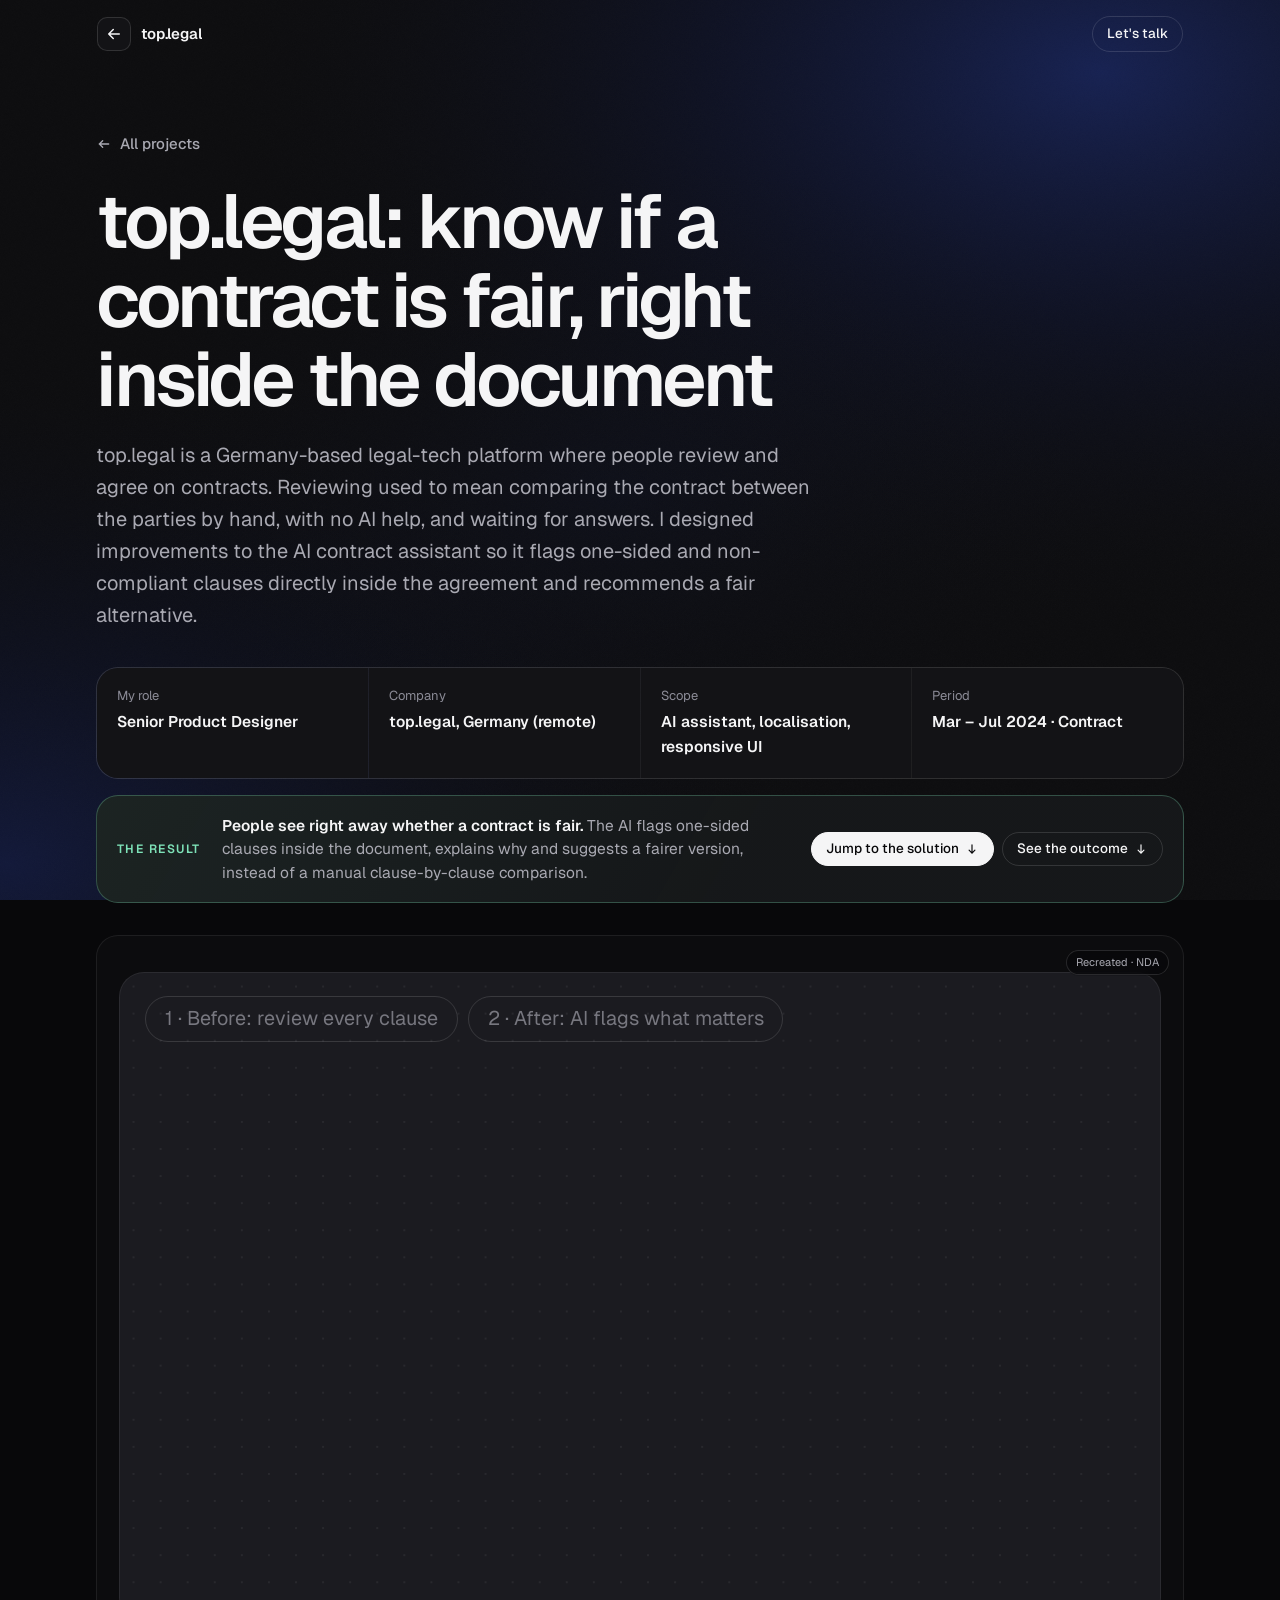
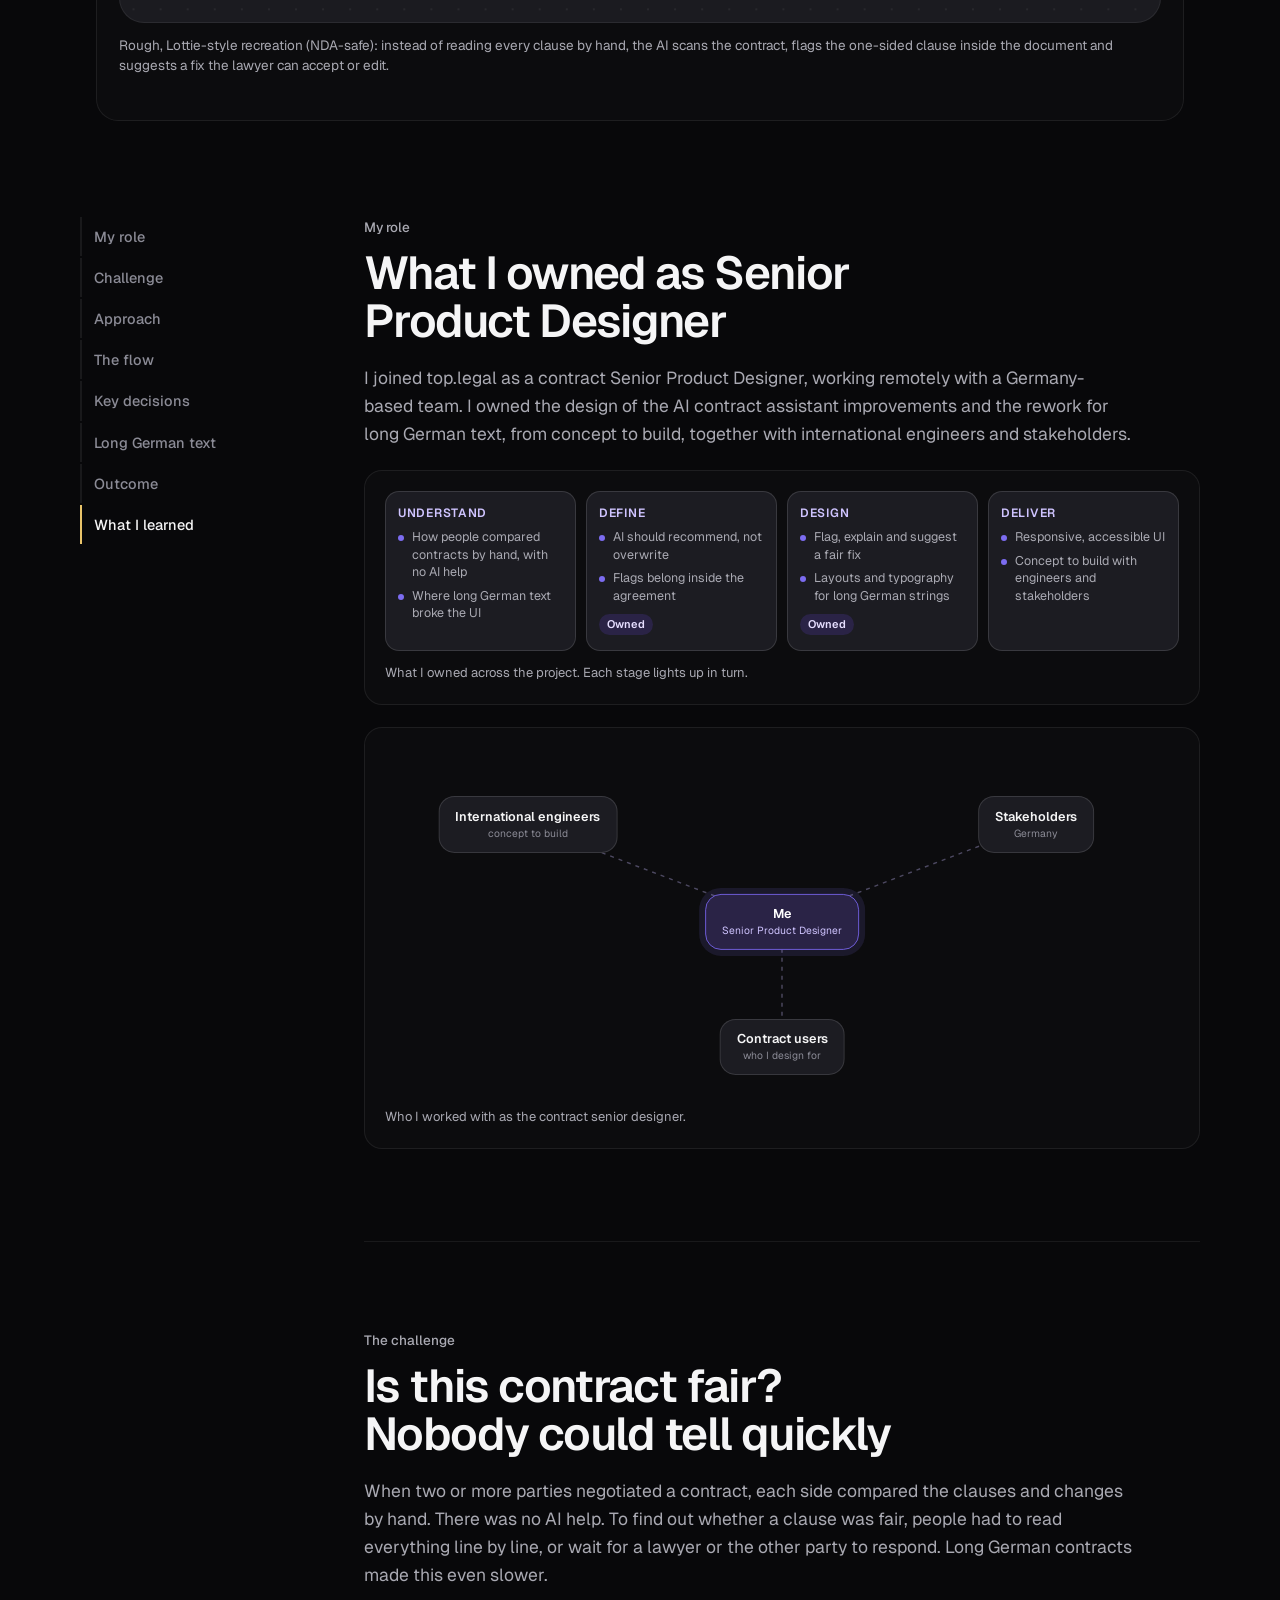
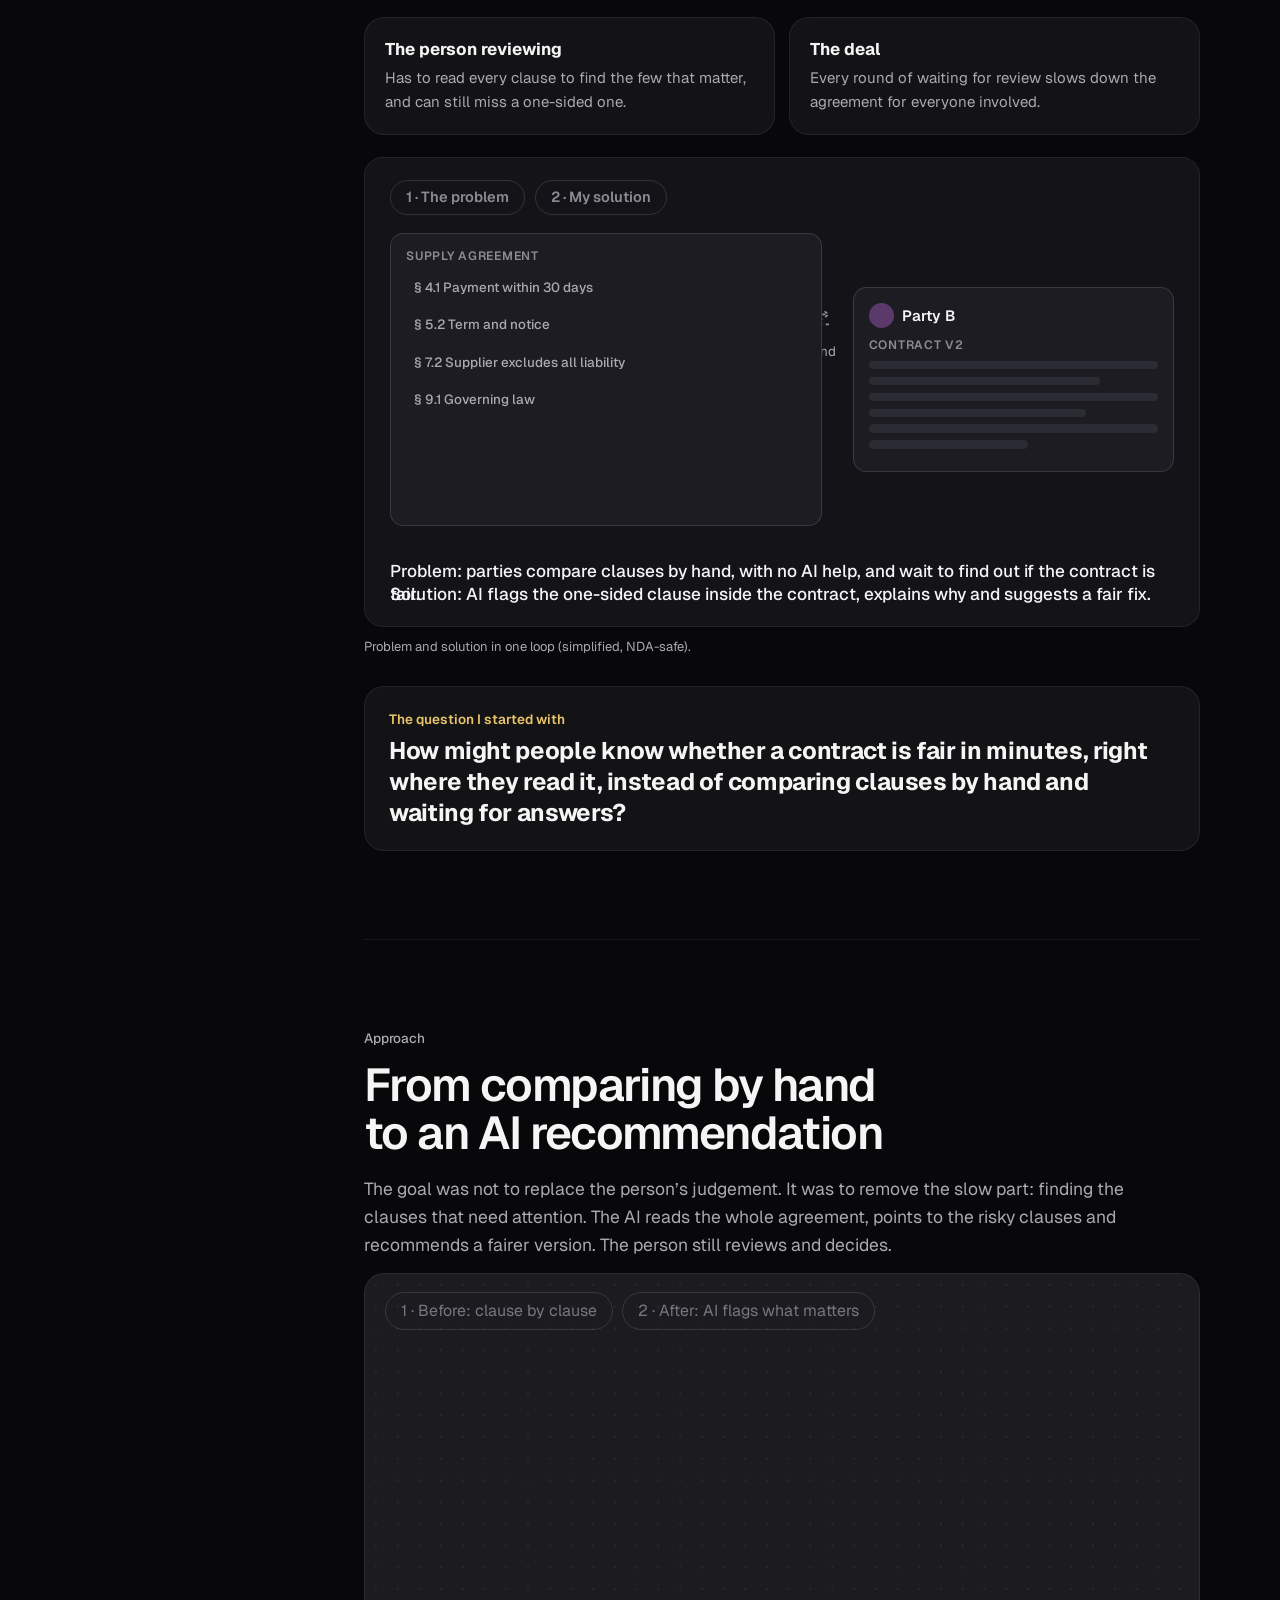
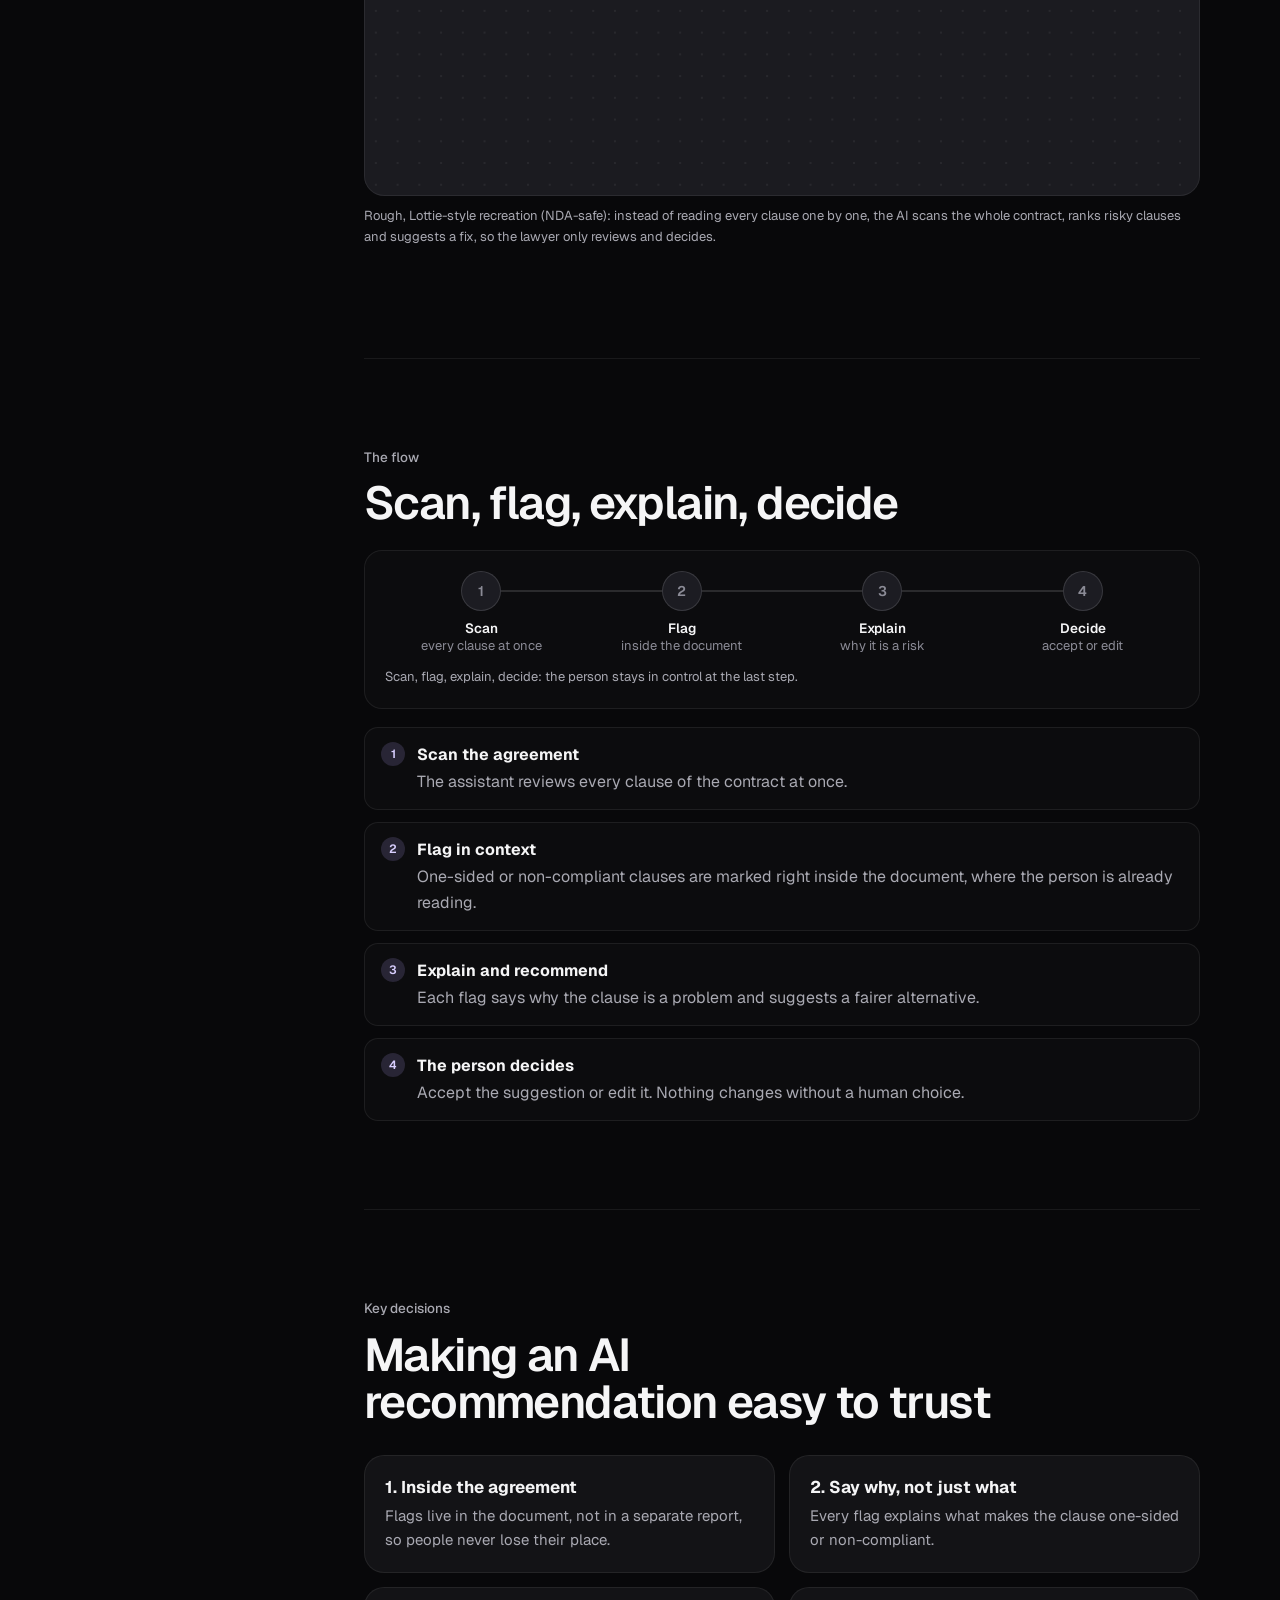
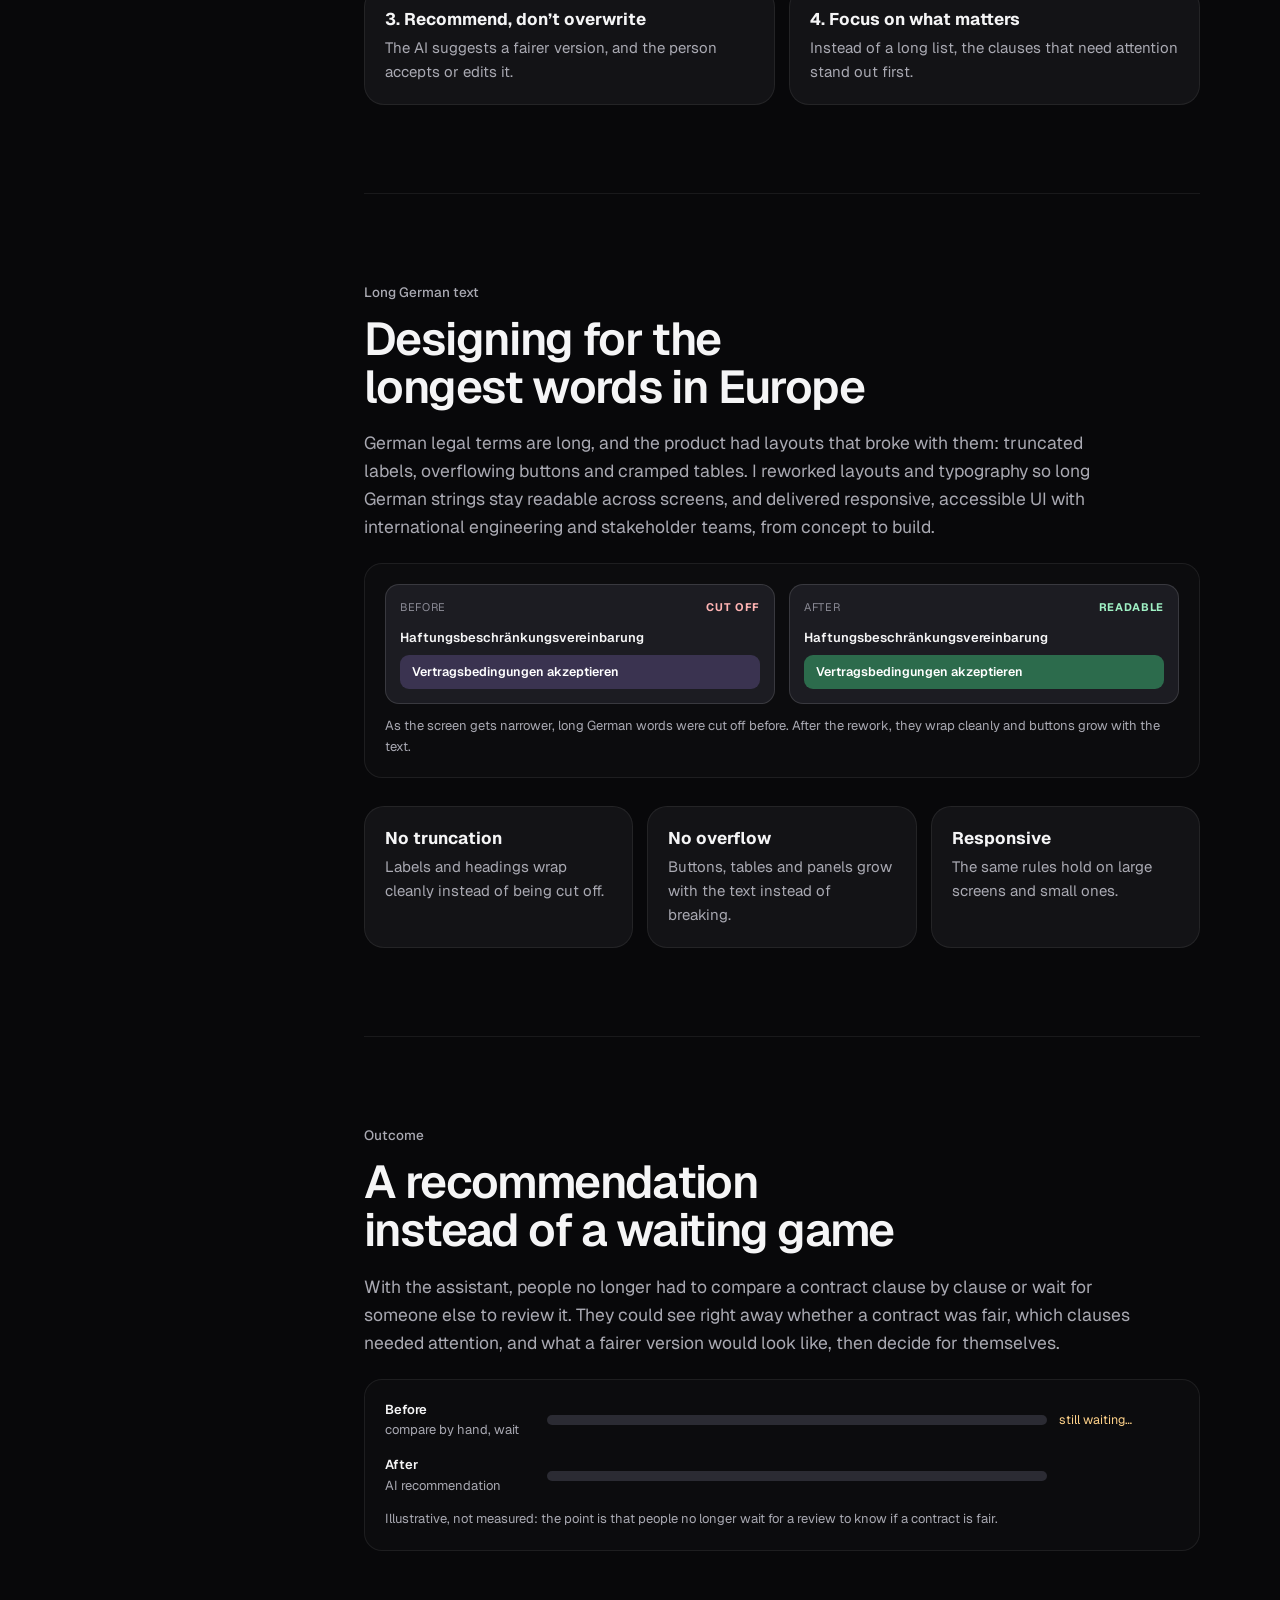
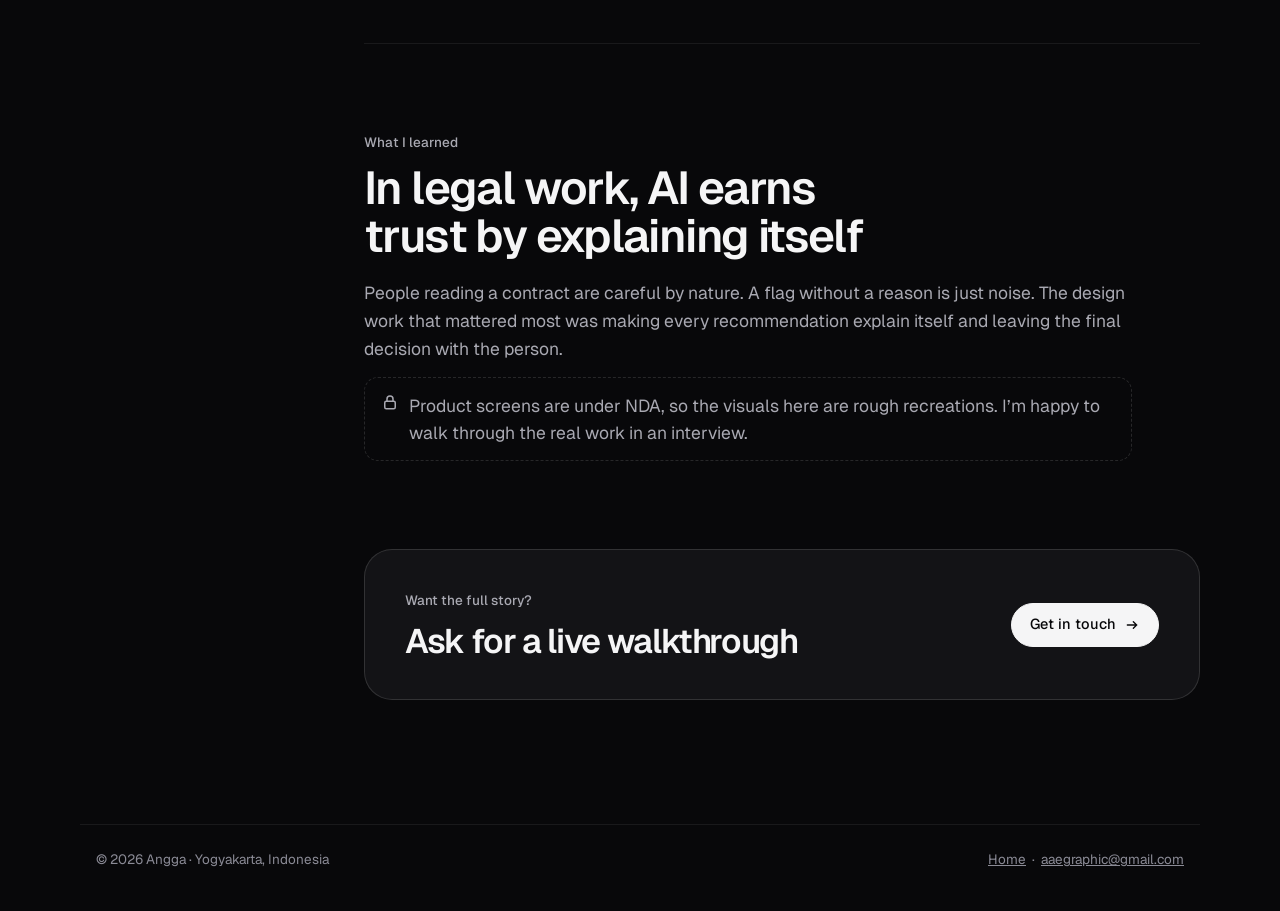
<file: toplegal.html>
<!doctype html>
<html lang="en">
<head>
<meta charset="utf-8">
<meta name="viewport" content="width=device-width, initial-scale=1">
<title>top.legal Case Study – AI Contract Assistant Product Design | Angga Ady Ermawan</title>
<meta name="description" content="Product design case study: how I designed improvements to top.legal's AI contract assistant, which flags one-sided and non-compliant clauses right inside the agreement.">
<link rel="canonical" href="https://aaegraphic.com/toplegal.html">
<meta name="author" content="Angga Ady Ermawan">
<meta name="robots" content="index, follow">
<meta property="og:type" content="article">
<meta property="og:site_name" content="Angga Ady Ermawan">
<meta property="og:title" content="top.legal case study – Angga Ady Ermawan">
<meta property="og:description" content="Know if a contract is fair without waiting days for someone to review it.">
<meta property="og:url" content="https://aaegraphic.com/toplegal.html">
<meta property="og:image" content="https://aaegraphic.com/assets/og-portfolio.jpg">
<meta name="twitter:card" content="summary_large_image">
<meta name="twitter:title" content="top.legal case study – Angga Ady Ermawan">
<meta name="twitter:description" content="Know if a contract is fair without waiting days for someone to review it.">
<meta name="twitter:image" content="https://aaegraphic.com/assets/og-portfolio.jpg">
<script type="application/ld+json">{"@context": "https://schema.org", "@type": "Article", "@id": "https://aaegraphic.com/toplegal.html#article", "headline": "top.legal: know if a contract is fair, right inside the document", "description": "Case study: how Angga Ady Ermawan designed improvements to the AI contract assistant at top.legal.", "url": "https://aaegraphic.com/toplegal.html", "inLanguage": "en", "dateModified": "2026-11-17T21:00:00+07:00", "author": {"@type": "Person", "@id": "https://aaegraphic.com/#person", "name": "Angga Ady Ermawan", "url": "https://aaegraphic.com/"}}</script>
<meta name="theme-color" content="#08080A">
<link rel="icon" href="/favicon.svg" type="image/svg+xml">
<link rel="apple-touch-icon" href="/apple-touch-icon.png">
<link rel="preload" href="assets/fonts/geist.woff2" as="font" type="font/woff2" crossorigin>
<link rel="stylesheet" href="assets/style.css">
<link rel="stylesheet" href="assets/upgrade.css">
<link rel="stylesheet" href="assets/ps-anim.css">
<style>
  .fn-cover{position:relative;padding:22px;border-radius:22px;border:1px solid var(--line);background:rgba(255,255,255,.02)}
  .fn-cover .nda-tag{position:absolute;top:14px;right:14px;z-index:2}
  .fn-cover figcaption,.fn-fig figcaption{margin-top:12px;font-size:13.5px;line-height:1.5;color:var(--text2)}
  .fn-fig{margin:22px 0 0}
  .fn-steps{counter-reset:s;display:grid;gap:12px;margin:18px 0 0;padding:0;list-style:none}
  .fn-steps li{counter-increment:s;position:relative;padding:14px 16px 14px 52px;border-radius:14px;border:1px solid var(--line);background:rgba(255,255,255,.02)}
  .fn-steps li::before{content:counter(s);position:absolute;left:16px;top:14px;width:24px;height:24px;border-radius:50%;display:grid;place-items:center;font:600 12px var(--body);background:rgba(185,166,255,.16);color:#d9cfff}
  .fn-steps b{display:block;margin-bottom:2px;color:var(--text)}
  .fn-steps p{margin:0;color:var(--text2)}
  .fn-note{display:flex;gap:10px;align-items:flex-start;margin-top:22px;padding:14px 16px;border-radius:14px;border:1px dashed var(--line2);font-size:13.5px;line-height:1.55;color:var(--text2)}
  .fn-note svg{flex:none;width:18px;height:18px;margin-top:1px}
</style>
</head>
<body>
<div class="bg-aura" aria-hidden="true"></div>
<a class="skip" href="#challenge">Skip to case study</a>
<header class="nav cs-nav">
  <div class="wrap">
    <a class="logo cs-back" href="index.html#work" aria-label="Back to all projects" title="Back to all projects"><span class="mark mark-a"><svg viewBox="0 0 24 24" width="18" height="18" fill="none" stroke="currentColor" stroke-width="2" stroke-linecap="round" stroke-linejoin="round" aria-hidden="true"><path d="M19 12H5m6-6-6 6 6 6"/></svg></span><span class="cs-name">top.legal</span></a>
    <nav class="links cs-links" aria-label="top.legal case study">
      <a class="opt" href="#role">My role</a>
      <a class="opt" href="#challenge">Challenge</a>
      <a class="opt" href="#approach">Approach</a>
      <a class="opt" href="#flow">The flow</a>
      <a class="opt" href="#decisions">Key decisions</a>
      <a class="opt" href="#german">Long German text</a>
      <a class="opt" href="#outcome">Outcome</a>
      <a class="opt" href="#learned">What I learned</a>
    </nav>
    <a class="btn sm cs-cta" href="index.html#contact">Let's talk</a>
    <button class="menu-btn" type="button" aria-expanded="false" aria-controls="m-menu" aria-label="Open menu"><b class="mb-t"><i>Menu</i><i>Close</i></b><span class="mb-ic"><span></span><span></span></span></button>
  </div>
<div class="m-menu" id="m-menu" hidden><nav aria-label="top.legal sections"><a href="#role" style="--i:0">My role</a><a href="#challenge" style="--i:1">Challenge</a><a href="#approach" style="--i:2">Approach</a><a href="#flow" style="--i:3">The flow</a><a href="#decisions" style="--i:4">Key decisions</a><a href="#german" style="--i:5">Long German text</a><a href="#outcome" style="--i:6">Outcome</a><a href="#learned" style="--i:7">What I learned</a><a href="index.html#work" style="--i:8">&larr; All projects</a></nav><a class="btn primary m-cta-btn" href="index.html#contact">Let's talk <svg viewBox="0 0 24 24" fill="none" stroke="currentColor" stroke-width="2" stroke-linecap="round"><path d="M5 12h14m-5-5 5 5-5 5"/></svg></a><p class="m-mail">aaegraphic@gmail.com</p></div>
</header>

<main>
<section class="case-hero">
  <div class="wrap">
    <a class="back" href="index.html#work"><svg viewBox="0 0 24 24" fill="none" stroke="currentColor" stroke-width="2" stroke-linecap="round"><path d="M19 12H5m5-5-5 5 5 5"/></svg>All projects</a>
    <h1>top.legal: know if a contract is fair, right inside the document</h1>
    <p class="lede">top.legal is a Germany-based legal-tech platform where people review and agree on contracts. Reviewing used to mean comparing the contract between the parties by hand, with no AI help, and waiting for answers. I designed improvements to the AI contract assistant so it flags one-sided and non-compliant clauses directly inside the agreement and recommends a fair alternative.</p>
    <div class="facts">
      <div><small>My role</small><b>Senior Product Designer</b></div>
      <div><small>Company</small><b>top.legal, Germany (remote)</b></div>
      <div><small>Scope</small><b>AI assistant, localisation, responsive UI</b></div>
      <div><small>Period</small><b>Mar – Jul 2024 · Contract</b></div>
    </div>
    <div class="cs-result"><small>The result</small><p><b>People see right away whether a contract is fair.</b> The AI flags one-sided clauses inside the document, explains why and suggests a fairer version, instead of a manual clause-by-clause comparison.</p><div class="cs-jump"><a href="#flow">Jump to the solution <svg viewBox="0 0 24 24" fill="none" stroke="currentColor" stroke-width="2" stroke-linecap="round" aria-hidden="true"><path d="M12 5v14m-5-5 5 5 5-5"/></svg></a><a href="#outcome">See the outcome <svg viewBox="0 0 24 24" fill="none" stroke="currentColor" stroke-width="2" stroke-linecap="round" aria-hidden="true"><path d="M12 5v14m-5-5 5 5 5-5"/></svg></a></div></div>
  </div>
</section>

<div class="wrap">
  <div class="fn-cover rv"><span class="nda-tag">Recreated · NDA</span>
    <figure class="pm-video lg-fig"><div class="lg" aria-hidden="true"><div class="lg-win"><div class="tx-tabs"><span class="tx-tab a">1 · Before: review every clause</span><span class="tx-tab b">2 · After: AI flags what matters</span></div><div class="lg-a"><div class="lg-doc da"><div class="lg-dh"><b>Supplier agreement.pdf</b><span>DE · 24 pages</span></div><div class="lg-row r1"><span class="lg-ck"></span><span class="lg-t">§ 3.1 Scope of services</span><i></i><i class="s"></i></div><div class="lg-row r2"><span class="lg-ck"></span><span class="lg-t">§ 4.2 Payment terms</span><i></i><i class="s"></i></div><div class="lg-row r3"><span class="lg-ck"></span><span class="lg-t">§ 5.1 Term & termination</span><i></i><i class="s"></i></div><div class="lg-row r4"><span class="lg-ck"></span><span class="lg-t">§ 6.3 Confidentiality</span><i></i><i class="s"></i></div><div class="lg-row r5 risk"><span class="lg-ck"></span><span class="lg-t">§ 7.2 Liability</span><i></i><i class="s"></i></div><div class="lg-row r6"><span class="lg-ck"></span><span class="lg-t">§ 9.1 Governing law</span><i></i><i class="s"></i></div></div><span class="lg-hand"></span><div class="lg-meta"><div class="lg-clock"><i></i></div><b class="lg-time">Hours</b><small>per contract, reading clause by clause</small><span class="lg-miss">1 risky clause missed</span></div></div><div class="lg-b"><div class="lg-doc db"><div class="lg-dh"><b>Supplier agreement.pdf</b><span>DE · 24 pages</span></div><div class="lg-row r1"><span class="lg-ck"></span><span class="lg-t">§ 3.1 Scope of services</span><i></i><i class="s"></i></div><div class="lg-row r2"><span class="lg-ck"></span><span class="lg-t">§ 4.2 Payment terms</span><i></i><i class="s"></i></div><div class="lg-row r3"><span class="lg-ck"></span><span class="lg-t">§ 5.1 Term & termination</span><i></i><i class="s"></i></div><div class="lg-row r4"><span class="lg-ck"></span><span class="lg-t">§ 6.3 Confidentiality</span><i></i><i class="s"></i></div><div class="lg-row r5 risk"><span class="lg-ck"></span><span class="lg-t">§ 7.2 Liability</span><i></i><i class="s"></i></div><div class="lg-row r6"><span class="lg-ck"></span><span class="lg-t">§ 9.1 Governing law</span><i></i><i class="s"></i></div></div><span class="lg-scan"></span><div class="lg-ai"><small><b>&#10022;</b> AI review</small><b class="lg-ai-h">§ 7.2 Liability is one-sided</b><span class="lg-ai-p">Supplier excludes all liability. Suggest: cap liability at the contract value.</span><div class="lg-ai-b"><span class="lg-acc">Accept</span><span>Edit</span></div><span class="lg-done">Clause balanced</span></div><div class="lg-sum"><b>5 safe</b><span>1 to review</span></div></div></div></div><figcaption>Rough, Lottie-style recreation (NDA-safe): instead of reading every clause by hand, the AI scans the contract, flags the one-sided clause inside the document and suggests a fix the lawyer can accept or edit.</figcaption></figure>
  </div>
</div>

<div class="wrap case-body">
  <nav class="toc" aria-label="On this page">
    <a href="#role" class="on">My role</a>
    <a href="#challenge">Challenge</a>
    <a href="#approach">Approach</a>
    <a href="#flow">The flow</a>
    <a href="#decisions">Key decisions</a>
    <a href="#german">Long German text</a>
    <a href="#outcome">Outcome</a>
    <a href="#learned">What I learned</a>
  </nav>

  <div>
    <section class="chapter" id="role">
      <span class="eyebrow">My role</span>
      <h2>What I owned as Senior Product Designer</h2>
      <p>I joined top.legal as a contract Senior Product Designer, working remotely with a Germany-based team. I owned the design of the AI contract assistant improvements and the rework for long German text, from concept to build, together with international engineers and stakeholders.</p>
      <figure class="ill rv"><div class="own" style="--n:4"><div class="own-c" style="--i:0"><h4>Understand</h4><ul><li>How people compared contracts by hand, with no AI help</li><li>Where long German text broke the UI</li></ul></div><div class="own-c" style="--i:1"><h4>Define</h4><ul><li>AI should recommend, not overwrite</li><li>Flags belong inside the agreement</li></ul><span class="lead">Owned</span></div><div class="own-c" style="--i:2"><h4>Design</h4><ul><li>Flag, explain and suggest a fair fix</li><li>Layouts and typography for long German strings</li></ul><span class="lead">Owned</span></div><div class="own-c" style="--i:3"><h4>Deliver</h4><ul><li>Responsive, accessible UI</li><li>Concept to build with engineers and stakeholders</li></ul></div></div><figcaption>What I owned across the project. Each stage lights up in turn.</figcaption></figure>
      <figure class="ill rv"><div class="col" aria-hidden="true"><svg viewBox="0 0 100 100" preserveAspectRatio="none"><line class="col-ln" x1="50" y1="50" x2="18" y2="22" vector-effect="non-scaling-stroke" style="stroke-dasharray:4 5;animation:colDash 1.6s linear infinite"/><line class="col-ln" x1="50" y1="50" x2="82" y2="22" vector-effect="non-scaling-stroke" style="stroke-dasharray:4 5;animation:colDash 1.6s linear infinite"/><line class="col-ln" x1="50" y1="50" x2="50" y2="86" vector-effect="non-scaling-stroke" style="stroke-dasharray:4 5;animation:colDash 1.6s linear infinite"/></svg><div class="col-n" style="left:18%;top:22%">International engineers<small>concept to build</small></div><div class="col-n" style="left:82%;top:22%">Stakeholders<small>Germany</small></div><div class="col-n" style="left:50%;top:86%">Contract users<small>who I design for</small></div><div class="col-n me" style="left:50%;top:50%">Me<small style="color:#cfc4ff">Senior Product Designer</small></div></div><figcaption>Who I worked with as the contract senior designer.</figcaption></figure>
    </section>

    <section class="chapter" id="challenge">
      <span class="eyebrow">The challenge</span>
      <h2>Is this contract fair? Nobody could tell quickly</h2>
      <p>When two or more parties negotiated a contract, each side compared the clauses and changes by hand. There was no AI help. To find out whether a clause was fair, people had to read everything line by line, or wait for a lawyer or the other party to respond. Long German contracts made this even slower.</p>
      <div class="grid2">
        <div class="box"><b>The person reviewing</b><p>Has to read every clause to find the few that matter, and can still miss a one-sided one.</p></div>
        <div class="box"><b>The deal</b><p>Every round of waiting for review slows down the agreement for everyone involved.</p></div>
      </div>
      <figure class="ps rv" aria-label="Animation: problem and solution">
        <div class="ps-win" aria-hidden="true">
          <div class="ps-tabs"><span class="ps-tab p">1 · The problem</span><span class="ps-tab s">2 · My solution</span></div>
          <div class="ps-sc a"><div class="tz-a">
            <div class="ps-card tz-doc"><div class="tz-who"><i></i>Party A</div><span class="ps-k">Contract v1</span><span class="ps-ln"></span><span class="ps-ln tz-hl" style="width:85%"></span><span class="ps-ln"></span><span class="ps-ln" style="width:70%"></span><span class="ps-ln tz-hl d2"></span><span class="ps-ln" style="width:60%"></span></div>
            <div class="tz-mid"><svg class="tz-arrow" viewBox="0 0 120 30"><path d="M4 10 H116 M104 2 L116 10 L104 18"/><path d="M116 22 H4 M16 14 L4 22 L16 30"/></svg><span>Compare by hand</span><span class="tz-q">?</span><span>Is it fair?</span></div>
            <div class="ps-card tz-doc r"><div class="tz-who"><i></i>Party B</div><span class="ps-k">Contract v2</span><span class="ps-ln"></span><span class="ps-ln tz-hl" style="width:80%"></span><span class="ps-ln"></span><span class="ps-ln" style="width:75%"></span><span class="ps-ln tz-hl d2"></span><span class="ps-ln" style="width:55%"></span></div>
          </div></div>
          <div class="ps-sc b"><div class="tz-b">
            <div class="ps-card tz-doc2"><span class="ps-k">Supply agreement</span><span class="tz-beam"></span>
              <div class="tz-clause" style="animation:none">§ 4.1 Payment within 30 days</div>
              <div class="tz-clause" style="animation:none">§ 5.2 Term and notice</div>
              <div class="tz-clause flag"><span class="old">§ 7.2 Supplier excludes all liability</span><span class="new">§ 7.2 Liability capped for both sides</span></div>
              <div class="tz-clause" style="animation:none">§ 9.1 Governing law</div>
            </div>
            <div>
              <div class="ps-card tz-ai"><span class="ps-k">&#10022; AI review</span><span class="ps-pill ps-bad">One-sided</span><b>§ 7.2 Liability</b><p>Only one party carries the risk. Suggest a mutual liability cap.</p><div class="tz-btns"><span class="acc">Accept</span><span>Edit</span></div></div>
              <div class="tz-fair"><span class="ps-pill ps-good">&#10003; Now you know it&rsquo;s fair</span></div>
            </div>
          </div></div>
          <div class="ps-cap"><span class="c1">Problem: parties compare clauses by hand, with no AI help, and wait to find out if the contract is fair.</span><span class="c2">Solution: AI flags the one-sided clause inside the contract, explains why and suggests a fair fix.</span></div>
        </div>
        <figcaption>Problem and solution in one loop (simplified, NDA-safe).</figcaption>
      </figure>
      <div class="callout"><small>The question I started with</small><b>How might people know whether a contract is fair in minutes, right where they read it, instead of comparing clauses by hand and waiting for answers?</b></div>
    </section>

    <section class="chapter" id="approach">
      <span class="eyebrow">Approach</span>
      <h2>From comparing by hand to an AI recommendation</h2>
      <p>The goal was not to replace the person&rsquo;s judgement. It was to remove the slow part: finding the clauses that need attention. The AI reads the whole agreement, points to the risky clauses and recommends a fairer version. The person still reviews and decides.</p>
      <figure class="pm-video tl-fig"><div class="tl" aria-hidden="true"><div class="tl-win"><div class="tx-tabs"><span class="tx-tab a">1 · Before: clause by clause</span><span class="tx-tab b">2 · After: AI flags what matters</span></div><div class="tl-a"><div class="tl-doc d1"><small>Liefervertrag.docx</small><b class="tl-h"></b><span class="tl-ln" style="width:92%"></span><span class="tl-ln" style="width:80%"></span><span class="tl-ln r1"></span><span class="tl-ln" style="width:86%"></span><span class="tl-ln" style="width:70%"></span><span class="tl-ln r2"></span><span class="tl-ln" style="width:90%"></span><span class="tl-ln" style="width:64%"></span><span class="tl-ln r3"></span><span class="tl-ln" style="width:84%"></span></div><span class="tl-lens"></span><div class="tl-meter"><small>Manual review</small><b><span class="tl-c1">Clause 3 / 48</span><span class="tl-c2">Clause 9 / 48</span><span class="tl-c3">Clause 17 / 48</span></b><div class="tl-bar"><i></i></div><span class="tl-miss">Risky clause missed</span></div></div><div class="tl-b"><div class="tl-doc d2"><small>Liefervertrag.docx</small><b class="tl-h"></b><span class="tl-ln" style="width:92%"></span><span class="tl-ln" style="width:80%"></span><span class="tl-ln r1"></span><span class="tl-ln" style="width:86%"></span><span class="tl-ln" style="width:70%"></span><span class="tl-ln r2"></span><span class="tl-ln" style="width:90%"></span><span class="tl-ln" style="width:64%"></span><span class="tl-ln r3"></span><span class="tl-ln" style="width:84%"></span></div><span class="tl-beam"></span><div class="tl-ai"><small><i>&#10022;</i> AI review · 48 clauses in seconds</small><div class="tl-rec k1"><em class="hi">High</em><b>§ 7.2 Liability</b><span>One-sided: suggest a mutual cap</span><div><u class="ok">Accept</u><u>Edit</u></div></div><div class="tl-rec k2"><em class="md">Med</em><b>§ 4.1 Payment</b><span>Late fee not defined</span></div><div class="tl-rec k3"><em class="lo">Low</em><b>§ 11 Termination</b><span>Notice period unclear</span></div></div><span class="tl-done">Lawyer decides in minutes</span></div></div></div><figcaption>Rough, Lottie-style recreation (NDA-safe): instead of reading every clause one by one, the AI scans the whole contract, ranks risky clauses and suggests a fix, so the lawyer only reviews and decides.</figcaption></figure>
    </section>

    <section class="chapter" id="flow">
      <span class="eyebrow">The flow</span>
      <h2>Scan, flag, explain, decide</h2>
      <figure class="ill rv"><div class="pl" style="--n:4" aria-hidden="true"><div class="pl-s" style="--i:0"><i>1</i><span><b>Scan</b>every clause at once</span></div><div class="pl-s" style="--i:1"><i>2</i><span><b>Flag</b>inside the document</span></div><div class="pl-s" style="--i:2"><i>3</i><span><b>Explain</b>why it is a risk</span></div><div class="pl-s" style="--i:3"><i>4</i><span><b>Decide</b>accept or edit</span></div></div><figcaption>Scan, flag, explain, decide: the person stays in control at the last step.</figcaption></figure>
      <ol class="fn-steps">
        <li><b>Scan the agreement</b><p>The assistant reviews every clause of the contract at once.</p></li>
        <li><b>Flag in context</b><p>One-sided or non-compliant clauses are marked right inside the document, where the person is already reading.</p></li>
        <li><b>Explain and recommend</b><p>Each flag says why the clause is a problem and suggests a fairer alternative.</p></li>
        <li><b>The person decides</b><p>Accept the suggestion or edit it. Nothing changes without a human choice.</p></li>
      </ol>
    </section>

    <section class="chapter" id="decisions">
      <span class="eyebrow">Key decisions</span>
      <h2>Making an AI recommendation easy to trust</h2>
      <div class="grid2">
        <div class="box"><b>1. Inside the agreement</b><p>Flags live in the document, not in a separate report, so people never lose their place.</p></div>
        <div class="box"><b>2. Say why, not just what</b><p>Every flag explains what makes the clause one-sided or non-compliant.</p></div>
        <div class="box"><b>3. Recommend, don&rsquo;t overwrite</b><p>The AI suggests a fairer version, and the person accepts or edits it.</p></div>
        <div class="box"><b>4. Focus on what matters</b><p>Instead of a long list, the clauses that need attention stand out first.</p></div>
      </div>
    </section>

    <section class="chapter" id="german">
      <span class="eyebrow">Long German text</span>
      <h2>Designing for the longest words in Europe</h2>
      <p>German legal terms are long, and the product had layouts that broke with them: truncated labels, overflowing buttons and cramped tables. I reworked layouts and typography so long German strings stay readable across screens, and delivered responsive, accessible UI with international engineering and stakeholder teams, from concept to build.</p>
      <figure class="ill rv"><div class="de" aria-hidden="true">
        <div class="de-c bad"><small>Before <b>cut off</b></small><div class="de-box"><div class="de-lbl">Haftungsbeschränkungsvereinbarung</div><div class="de-btn">Vertragsbedingungen akzeptieren</div></div></div>
        <div class="de-c good"><small>After <b>readable</b></small><div class="de-box"><div class="de-lbl" lang="de">Haftungsbeschränkungsvereinbarung</div><div class="de-btn" lang="de">Vertragsbedingungen akzeptieren</div></div></div>
      </div><figcaption>As the screen gets narrower, long German words were cut off before. After the rework, they wrap cleanly and buttons grow with the text.</figcaption></figure>
      <div class="grid3">
        <div class="box"><b>No truncation</b><p>Labels and headings wrap cleanly instead of being cut off.</p></div>
        <div class="box"><b>No overflow</b><p>Buttons, tables and panels grow with the text instead of breaking.</p></div>
        <div class="box"><b>Responsive</b><p>The same rules hold on large screens and small ones.</p></div>
      </div>
    </section>

    <section class="chapter" id="outcome">
      <span class="eyebrow">Outcome</span>
      <h2>A recommendation instead of a waiting game</h2>
      <p>With the assistant, people no longer had to compare a contract clause by clause or wait for someone else to review it. They could see right away whether a contract was fair, which clauses needed attention, and what a fairer version would look like, then decide for themselves.</p>
  <figure class="ill rv"><div class="wt" aria-hidden="true">
        <div class="wt-r slow"><span><b>Before</b><br>compare by hand, wait</span><div class="wt-bar"><i></i></div><span class="wt-t"></span></div>
        <div class="wt-r fast"><span><b>After</b><br>AI recommendation</span><div class="wt-bar"><i></i></div><span class="wt-t">&#10003; know it&rsquo;s fair</span></div>
      </div><figcaption>Illustrative, not measured: the point is that people no longer wait for a review to know if a contract is fair.</figcaption></figure>
        </section>

    <section class="chapter" id="learned">
      <span class="eyebrow">What I learned</span>
      <h2>In legal work, AI earns trust by explaining itself</h2>
      <p>People reading a contract are careful by nature. A flag without a reason is just noise. The design work that mattered most was making every recommendation explain itself and leaving the final decision with the person.</p>
      <p class="fn-note"><svg viewBox="0 0 24 24" fill="none" stroke="currentColor" stroke-width="2"><rect x="5" y="11" width="14" height="10" rx="2"/><path d="M8 11V8a4 4 0 0 1 8 0v3"/></svg><span>Product screens are under NDA, so the visuals here are rough recreations. I&rsquo;m happy to walk through the real work in an interview.</span></p>
    </section>

    <div class="next rv">
      <div><span class="eyebrow">Want the full story?</span><h3>Ask for a live walkthrough</h3></div>
      <a class="btn primary" href="index.html#contact">Get in touch <svg viewBox="0 0 24 24" fill="none" stroke="currentColor" stroke-width="2" stroke-linecap="round"><path d="M5 12h14m-5-5 5 5-5 5"/></svg></a>
    </div>
  </div>
</div>
</main>

<footer>
  <div class="wrap" style="display:flex;justify-content:space-between;gap:12px;flex-wrap:wrap;border-top:1px solid var(--line);padding-top:24px"><span>© 2026 Angga · Yogyakarta, Indonesia</span><span><a href="index.html">Home</a> &nbsp;·&nbsp; <a href="mailto:aaegraphic@gmail.com">aaegraphic@gmail.com</a></span></div>
</footer>
<script src="assets/main.js"></script>
</body>
</html>
</file>
<file: assets/style.css>
@font-face{font-family:'Geist';src:url(fonts/geist.woff2) format('woff2');font-weight:100 900;font-display:swap}

/* Layout: dark framed page, each section a rounded panel; one light beam in hero and closing CTA */
:root{
  --bg:#08080A; --bg2:#0F0F12; --card:#131316; --card2:#1A1A1E; --card3:#222227;
  --line:rgba(255,255,255,.07); --line2:rgba(255,255,255,.13);
  --text:#F5F5F6; --text2:#A9A9B2; --muted:#6F6F7A; --dim:#7D7D88;
  --gold:#E9C46A; --gold-ink:#16120A; --gold-soft:rgba(233,196,106,.12);
  --peri:#9AA6FF; --peri-soft:rgba(154,166,255,.12); --mint:#5CD6A0; --mint-soft:rgba(92,214,160,.12); --rose:#FF8A7A;
  --shadow:0 30px 60px rgba(0,0,0,.45);
  --display:'Geist',ui-sans-serif,system-ui,-apple-system,'Segoe UI',sans-serif; --body:'Geist',ui-sans-serif,system-ui,-apple-system,'Segoe UI',sans-serif;
  --max:1120px; --ease:cubic-bezier(.22,1,.36,1); --r:24px;
  color-scheme:dark;
}
*{box-sizing:border-box}
html{-webkit-text-size-adjust:100%;background:var(--bg);scroll-snap-type:y proximity}
@media (prefers-reduced-motion:no-preference){html{scroll-behavior:smooth}}
body{margin:0;background:var(--bg);color:var(--text);font:400 16px/1.6 var(--body);-webkit-font-smoothing:antialiased;overflow-x:hidden}
img{max-width:100%;height:auto;display:block}
a{color:inherit}
button{font:inherit;color:inherit}
:focus-visible{outline:2px solid var(--text);outline-offset:3px;border-radius:10px}
h1,h2,h3,h4{font-family:var(--display);margin:0;letter-spacing:-.04em;line-height:1.04;font-weight:600;text-wrap:balance}
p{margin:0}
.wrap{max-width:var(--max);margin:0 auto;padding-left:max(16px,env(safe-area-inset-left,0px));padding-right:max(16px,env(safe-area-inset-right,0px))}
.skip{position:absolute;left:-999px;top:8px;z-index:100;background:var(--text);color:var(--bg);padding:8px 14px;border-radius:999px}
.skip:focus{left:16px}
.sr{position:absolute;width:1px;height:1px;overflow:hidden;clip:rect(0 0 0 0)}
.dim{color:var(--dim)}

/* nav */
.nav{position:sticky;top:0;z-index:50;transition:background-color .3s,border-color .3s;border-bottom:1px solid transparent}
.nav.solid{background:rgba(8,8,10,.78);backdrop-filter:blur(14px);-webkit-backdrop-filter:blur(14px);border-bottom-color:var(--line)}
.nav .wrap{display:flex;align-items:center;justify-content:space-between;gap:16px;height:68px}
.logo{display:flex;align-items:center;gap:10px;text-decoration:none;font-weight:600;font-size:15px;letter-spacing:-.01em}
.mark{width:30px;height:30px;border-radius:9px;border:1px solid var(--line2);display:grid;place-items:center;font-size:11.5px;font-weight:700;letter-spacing:0;background:var(--card)}
.links{display:flex;align-items:center;gap:4px}
.links a.opt{text-decoration:none;color:var(--text2);font-size:14px;padding:8px 12px;border-radius:999px;transition:color .2s}
.links a.opt:hover{color:var(--text)}
@media (max-width:820px){.links a.opt{display:none}}

/* buttons + chips */
.btn{display:inline-flex;align-items:center;justify-content:center;gap:8px;min-height:44px;padding:0 18px;border-radius:999px;font:500 14.5px/1 var(--body);text-decoration:none;border:1px solid var(--line2);background:transparent;color:var(--text);cursor:pointer;transition:background-color .2s,border-color .2s,transform .2s var(--ease)}
.btn:hover{border-color:var(--text2);background:var(--card2)}
.btn:active{transform:scale(.98)}
.btn.primary{background:var(--text);border-color:var(--text);color:var(--bg)}
.btn.primary:hover{background:#fff}
.btn.sm{min-height:36px;padding:0 14px;font-size:13.5px}
.btn svg{width:16px;height:16px;flex-shrink:0}
.chip{display:inline-flex;align-items:center;gap:6px;font-size:12.5px;font-weight:500;padding:4px 10px;border-radius:999px;border:1px solid var(--line2);color:var(--text2);white-space:nowrap;background:var(--card2)}
.chip.gold{border-color:transparent;background:var(--gold-soft);color:var(--gold)}
.chip.peri{border-color:transparent;background:var(--peri-soft);color:var(--peri)}
.chip.mint{border-color:transparent;background:var(--mint-soft);color:var(--mint)}
.eyebrow{display:block;color:var(--text2);font-weight:500;font-size:13.5px;margin-bottom:12px}
.rv{opacity:0;transform:translateY(20px);transition:opacity .8s var(--ease),transform .8s var(--ease)}
.rv.in{opacity:1;transform:none}

/* hero */
.hero{position:relative;overflow:hidden;padding:clamp(56px,9vw,120px) 0 clamp(48px,7vw,88px);margin-top:-68px;padding-top:calc(68px + clamp(56px,9vw,120px))}
.beam{position:absolute;pointer-events:none;inset:-30% -25% -30% 35%;background:
  radial-gradient(ellipse 7% 55% at 58% 48%,rgba(255,255,255,.95),rgba(255,255,255,0) 70%),
  radial-gradient(ellipse 16% 70% at 56% 50%,rgba(210,220,255,.55),transparent 70%),
  radial-gradient(ellipse 30% 60% at 48% 55%,rgba(110,130,255,.32),transparent 72%),
  radial-gradient(ellipse 30% 55% at 68% 42%,rgba(255,150,90,.26),transparent 72%);
  filter:blur(26px);transform:rotate(14deg);opacity:.95}
@media (prefers-reduced-motion:no-preference){.beam{animation:beam 9s ease-in-out infinite alternate}}
@keyframes beam{from{transform:rotate(12deg) translateX(0)}to{transform:rotate(17deg) translateX(-3%)}}
.hero .wrap{position:relative}
.status{display:inline-flex;align-items:center;gap:8px;font-size:13px;color:var(--text2);padding:6px 12px 6px 10px;border:1px solid var(--line2);border-radius:999px;background:rgba(19,19,22,.7)}
.status i{width:7px;height:7px;border-radius:50%;background:var(--mint);box-shadow:0 0 0 4px var(--mint-soft)}
.hero h1{font-size:clamp(42px,7.4vw,92px);letter-spacing:-.055em;line-height:.98;margin-top:24px;max-width:15ch}
.hero .lede{color:var(--text2);font-size:clamp(16px,1.5vw,18px);margin-top:24px;max-width:52ch}
.ctas{display:flex;flex-wrap:wrap;gap:10px;margin-top:30px}
.trusted{display:flex;flex-wrap:wrap;align-items:center;gap:10px 26px;margin-top:clamp(40px,6vw,64px);color:var(--muted);font-size:13px}
.trusted b{font-weight:600;color:var(--text2);font-size:14.5px;letter-spacing:-.02em}

/* panels */
.sec{padding:clamp(16px,2.5vw,28px) 0}
.panel{border:1px solid var(--line);background:var(--bg2);border-radius:28px;padding:clamp(22px,4vw,44px)}
.sec-head{display:flex;justify-content:space-between;align-items:flex-end;gap:16px 24px;flex-wrap:wrap;margin-bottom:clamp(24px,3vw,36px)}
.sec-head h2{font-size:clamp(32px,4.4vw,52px)}
.sec-head p{color:var(--text2);margin-top:12px;max-width:52ch;font-size:15px}
.sec-head .aside{color:var(--muted);font-size:13.5px}
.plain{padding:clamp(32px,5vw,56px) 0}

/* about */
.about{display:grid;grid-template-columns:1fr 1.15fr .8fr;gap:16px}
.about > *{min-width:0}
.about .bio{display:flex;flex-direction:column;gap:14px;padding:4px 4px 4px 0}
.about .role{font-size:12.5px;color:var(--muted);text-transform:uppercase;letter-spacing:.08em}
.about .name{font-size:24px;letter-spacing:-.03em}
.about .loc{display:flex;align-items:center;gap:6px;color:var(--text2);font-size:13.5px}
.about .loc svg{width:14px;height:14px}
.about .bio p{color:var(--text2);font-size:15px;margin-top:auto}
.about .bio .btn{align-self:flex-start}
.portrait{position:relative;border-radius:20px;overflow:hidden;min-height:340px;background:#E8553F}
.portrait img{position:absolute;inset:0;width:100%;height:100%;object-fit:cover;object-position:60% 30%}
.portrait::after{content:"";position:absolute;inset:0;background:linear-gradient(180deg,transparent 55%,rgba(8,8,10,.55))}
.portrait span{position:absolute;left:16px;bottom:14px;z-index:1;font-size:12.5px;color:rgba(255,255,255,.85)}
.stats{display:flex;flex-direction:column;gap:16px;justify-content:space-between}
.stat{padding:16px 18px;border-radius:18px;background:var(--card);border:1px solid var(--line);flex:1;display:flex;flex-direction:column;justify-content:flex-end}
.stat b{font:600 clamp(34px,4vw,44px)/1 var(--display);letter-spacing:-.05em;font-variant-numeric:tabular-nums}
.stat span{color:var(--text2);font-size:13.5px;margin-top:6px}
@media (max-width:900px){.about{grid-template-columns:1fr 1fr}.about .bio{grid-column:1/-1}.stats{flex-direction:column}}
@media (max-width:560px){.about{grid-template-columns:1fr}.portrait{min-height:0;aspect-ratio:3/4}}

/* services */
.services{display:grid;grid-template-columns:repeat(3,1fr);gap:14px}
.svc{padding:20px;border-radius:20px;background:var(--card);border:1px solid var(--line);min-width:0}
.svc h3{display:flex;align-items:center;gap:10px;font-size:16.5px;letter-spacing:-.02em}
.ico{width:32px;height:32px;border-radius:10px;border:1px solid var(--line2);display:grid;place-items:center;background:var(--card2);flex-shrink:0}
.ico svg{width:16px;height:16px}
.svc ul{list-style:none;margin:16px 0 0;padding:0;display:grid;gap:6px}
.svc li{color:var(--text2);font-size:14px;padding-left:16px;position:relative}
.svc li::before{content:"";position:absolute;left:2px;top:.7em;width:5px;height:5px;border-radius:50%;background:var(--muted)}
@media (max-width:820px){.services{grid-template-columns:1fr}}

/* projects */
.projects{display:grid;grid-template-columns:repeat(3,1fr);gap:16px}
.proj{display:flex;flex-direction:column;border-radius:22px;border:1px solid var(--line);background:var(--card);overflow:hidden;text-decoration:none;cursor:pointer;transition:border-color .25s,transform .5s var(--ease);min-width:0;text-align:left}
.proj:hover{border-color:var(--line2);transform:translateY(-4px)}
.proj .thumb{position:relative;aspect-ratio:4/3;overflow:hidden;background:var(--card2);border-bottom:1px solid var(--line)}
.proj .body{padding:16px 18px 18px;display:flex;flex-direction:column;gap:8px;flex:1}
.proj .meta{display:flex;justify-content:space-between;align-items:center;gap:10px}
.proj .arr{width:28px;height:28px;border-radius:50%;border:1px solid var(--line2);display:grid;place-items:center;transition:background-color .2s,transform .3s var(--ease)}
.proj .arr svg{width:13px;height:13px}
.proj:hover .arr{background:var(--text);color:var(--bg);transform:rotate(-45deg)}
.proj h3{font-size:18px;letter-spacing:-.025em}
.proj p{color:var(--text2);font-size:14px}
.nda-tag{position:absolute;right:10px;top:10px;z-index:2;font-size:11px;color:var(--text2);background:rgba(8,8,10,.7);border:1px solid var(--line2);border-radius:999px;padding:3px 9px;backdrop-filter:blur(6px)}
@media (max-width:960px){.projects{grid-template-columns:1fr 1fr}}
@media (max-width:600px){.projects{grid-template-columns:1fr}}

/* thumbs */
.th-phones{display:flex;justify-content:center;align-items:flex-end;gap:12px;height:100%;padding:20px 18px 0;background:radial-gradient(circle at 50% 120%,var(--peri-soft),transparent 65%),#16161b}
.th-phones img{width:29%;border-radius:16px 16px 0 0;border:1px solid var(--line2);border-bottom:0;box-shadow:0 20px 40px rgba(0,0,0,.45)}
.th-phones img:nth-child(2){width:32%;transform:translateY(-12px)}
.th-edv{height:100%;background:radial-gradient(circle at 80% 0%,rgba(154,166,255,.18),transparent 60%),#16161b}
.th-edv .edv{inset:18px -60px -60px 18px;font-size:10.5px}
.th-edv .edv-k b{font-size:16px}
.mock{position:absolute;inset:0;padding:18px;display:flex;flex-direction:column;gap:10px;font-size:11px;color:var(--text2);background:#16161b}
.mock .bar{height:8px;border-radius:4px;background:var(--card3)}
/* funnel ai */
.m-prompt{display:flex;align-items:center;gap:8px;padding:10px 12px;border-radius:12px;background:var(--card3);border:1px solid var(--line2);color:var(--text)}
.m-prompt i{width:16px;height:16px;border-radius:5px;background:linear-gradient(135deg,var(--peri),var(--rose));flex-shrink:0}
.m-steps{display:grid;grid-template-columns:repeat(3,1fr);gap:8px;flex:1}
.m-steps div{border-radius:10px;background:#1d1d22;border:1px solid var(--line);padding:8px;display:flex;flex-direction:column;gap:6px}
.m-steps small{font-size:10px;color:var(--muted)}
.m-steps .img{flex:1;border-radius:6px;background:linear-gradient(135deg,#2a2a31,#202026)}
.m-steps .m-cta{height:12px;border-radius:4px;background:var(--text);opacity:.85}
/* design system */
.m-ds{display:grid;grid-template-columns:1fr 1fr;gap:8px;flex:1}
.m-ds > div{border-radius:10px;background:#1d1d22;border:1px solid var(--line);padding:10px;display:flex;flex-direction:column;gap:7px}
.sw{display:flex;gap:5px}.sw i{flex:1;height:22px;border-radius:5px}
.m-btns{display:flex;gap:6px;flex-wrap:wrap}.m-btns i{height:18px;border-radius:999px;width:48px;background:var(--text)}.m-btns i:nth-child(2){background:transparent;border:1px solid var(--line2)}.m-btns i:nth-child(3){background:var(--peri);width:30px}
.m-in{height:20px;border-radius:6px;border:1px solid var(--line2)}
.m-tok{font:500 10px/1.5 ui-monospace,Menlo,monospace;color:var(--muted)}
/* contract */
.m-doc{flex:1;border-radius:10px;background:#1d1d22;border:1px solid var(--line);padding:14px;display:flex;flex-direction:column;gap:7px;position:relative}
.m-doc .bar{height:6px}
.m-doc .hl{height:auto;padding:6px 8px;border-radius:6px;background:rgba(255,138,122,.14);border:1px solid rgba(255,138,122,.35);color:#ffb3a8;font-size:10px}
.m-flag{position:absolute;right:12px;bottom:12px;padding:8px 10px;border-radius:10px;background:var(--card3);border:1px solid var(--line2);color:var(--text);font-size:10.5px;display:flex;gap:6px;align-items:center;box-shadow:0 10px 24px rgba(0,0,0,.4)}
.m-flag i{width:8px;height:8px;border-radius:50%;background:var(--rose)}
/* talent site */
.m-site{flex:1;border-radius:10px;background:#1d1d22;border:1px solid var(--line);padding:14px;display:grid;grid-template-columns:1.2fr 1fr;gap:12px;align-items:center}
.m-site h4{font-size:15px;color:var(--text);letter-spacing:-.03em;line-height:1.1}
.m-site .go{display:inline-block;margin-top:8px;padding:5px 10px;border-radius:999px;background:var(--text);color:var(--bg);font-size:10px;font-weight:600}
.m-chart{height:100%;min-height:80px;display:flex;align-items:flex-end;gap:5px}
.m-chart i{flex:1;border-radius:4px 4px 0 0;background:var(--card3)}
.m-chart i:last-child{background:var(--mint)}

/* tools */
.tools{display:grid;grid-template-columns:repeat(3,1fr);gap:12px}
.tool{display:flex;align-items:center;gap:12px;padding:14px 16px;border-radius:16px;background:var(--card);border:1px solid var(--line);min-width:0}
.tool .tl{width:36px;height:36px;border-radius:10px;display:grid;place-items:center;font-weight:700;font-size:13px;flex-shrink:0}
.tool b{display:block;font-weight:600;font-size:15px;letter-spacing:-.015em}
.tool span{display:block;color:var(--muted);font-size:13px}
.tool > div{min-width:0}
@media (max-width:860px){.tools{grid-template-columns:1fr 1fr}}
@media (max-width:540px){.tools{grid-template-columns:1fr}}

/* results */
.results{display:grid;grid-template-columns:1.05fr 1fr 1.25fr;grid-template-rows:auto auto;gap:14px}
.results > *{min-width:0}
.r-big{grid-row:span 2;padding:24px;border-radius:20px;background:var(--card);border:1px solid var(--line);display:flex;flex-direction:column;gap:12px}
.r-big b{font:600 clamp(56px,7vw,84px)/1 var(--display);letter-spacing:-.06em}
.r-big p{color:var(--text2);font-size:15px}
.r-big em{font-style:normal;color:var(--mint);font-size:13.5px}
.r-big .btn{margin-top:auto;align-self:flex-start}
.r-s{padding:20px;border-radius:20px;background:var(--card);border:1px solid var(--line);display:flex;flex-direction:column;gap:6px}
.r-s b{font:600 40px/1 var(--display);letter-spacing:-.05em}
.r-s p{color:var(--text2);font-size:14px}
.r-s small{color:var(--muted);font-size:12.5px;margin-top:auto}
.r-exp{grid-row:span 2;padding:20px 22px;border-radius:20px;background:var(--card);border:1px solid var(--line)}
.r-exp h3{font-size:16px;letter-spacing:-.02em;margin-bottom:10px}
.r-exp ol{list-style:none;margin:0;padding:0}
.r-exp li{display:grid;grid-template-columns:1fr auto;gap:2px 12px;padding:10px 0;border-top:1px solid var(--line)}
.r-exp li b{font-weight:600;font-size:14.5px}
.r-exp li span{color:var(--muted);font-size:13px}
.r-exp li time{color:var(--muted);font-size:12.5px;font-variant-numeric:tabular-nums;grid-row:span 2;align-self:center}
@media (max-width:960px){.results{grid-template-columns:1fr 1fr}.r-big{grid-row:auto}.r-exp{grid-column:1/-1;grid-row:auto}}
@media (max-width:560px){.results{grid-template-columns:1fr}}

/* faq */
.faq-head{text-align:center;margin:0 auto clamp(28px,4vw,40px)}
.faq-head h2{font-size:clamp(32px,4.4vw,52px)}
.faq-head p{color:var(--text2);margin-top:12px;font-size:15px}
.faq{max-width:760px;margin:0 auto;display:grid;gap:10px}
.faq details{border-radius:16px;background:var(--card);border:1px solid var(--line);transition:border-color .2s}
.faq details[open]{border-color:var(--line2)}
.faq summary{list-style:none;cursor:pointer;display:flex;justify-content:space-between;align-items:center;gap:16px;padding:16px 20px;font-weight:500;font-size:15px}
.faq summary::-webkit-details-marker{display:none}
.faq summary svg{width:16px;height:16px;color:var(--muted);transition:transform .3s var(--ease);flex-shrink:0}
.faq details[open] summary svg{transform:rotate(180deg)}
.faq details p{padding:0 20px 18px;color:var(--text2);font-size:14.5px;max-width:64ch}
.faq-more{text-align:center;margin-top:28px;color:var(--muted);font-size:13.5px;display:grid;justify-items:center;gap:14px}

/* closing cta */
.cta{position:relative;overflow:hidden;border-radius:28px;border:1px solid var(--line);background:var(--bg2);padding:clamp(28px,5vw,56px)}
.cta .beam{inset:-60% -30% -40% 40%;opacity:.8}
.cta h2{position:relative;font-size:clamp(36px,5.6vw,68px);letter-spacing:-.05em;max-width:14ch}
.cta-grid{position:relative;display:grid;grid-template-columns:repeat(3,1fr);gap:20px;margin-top:clamp(28px,4vw,44px);padding-top:24px;border-top:1px solid var(--line2)}
.cta-grid > div{display:flex;flex-direction:column;gap:10px;align-items:flex-start;min-width:0}
.cta-grid small{color:var(--muted);font-size:12.5px}
.mail{display:flex;align-items:center;gap:8px;background:none;border:0;padding:0;cursor:pointer;font-size:clamp(16px,1.8vw,19px);font-weight:500;letter-spacing:-.02em;text-align:left;word-break:break-all}
.mail svg{width:18px;height:18px;flex-shrink:0}
.mail.copied b{color:var(--mint)}
.socials{display:flex;gap:8px}
.socials a{width:40px;height:40px;border-radius:50%;border:1px solid var(--line2);display:grid;place-items:center;background:rgba(19,19,22,.6);transition:background-color .2s}
.socials a:hover{background:var(--card3)}
.socials svg{width:16px;height:16px}
@media (max-width:760px){.cta-grid{grid-template-columns:1fr}}
footer{padding:28px 0 40px;color:var(--muted);font-size:13.5px}
.foot{display:grid;grid-template-columns:repeat(3,1fr) 1.4fr;gap:20px}
.foot h4{font:500 12.5px var(--body);letter-spacing:0;color:var(--text2);margin-bottom:8px}
.foot a{display:block;text-decoration:none;color:var(--muted);padding:3px 0}
.foot a:hover{color:var(--text)}
.foot .copy{align-self:end;text-align:right}
@media (max-width:760px){.foot{grid-template-columns:1fr 1fr}.foot .copy{grid-column:1/-1;text-align:left}}
/* case study page */
.case-hero{padding:clamp(28px,5vw,64px) 0 32px}
.back{display:inline-flex;align-items:center;gap:8px;text-decoration:none;color:var(--text2);font-weight:500;font-size:15px}
.back:hover{color:var(--text)}
.back svg{width:16px;height:16px}
.case-hero h1{font-size:clamp(40px,6vw,76px);letter-spacing:-.045em;margin-top:22px;max-width:16ch}
.case-hero .lede{color:var(--text2);font-size:clamp(17px,1.6vw,20px);margin-top:20px;max-width:56ch}
.facts{display:grid;grid-template-columns:repeat(4,1fr);gap:1px;background:var(--line);border:1px solid var(--line);border-radius:22px;overflow:hidden;margin-top:36px}
.facts div{background:var(--card);padding:18px 20px}
.facts small{display:block;color:var(--muted);font-size:13px}
.facts b{display:block;margin-top:4px;font-weight:600;font-size:15.5px}
@media (max-width:760px){.facts{grid-template-columns:1fr 1fr}}
.cover{position:relative;height:clamp(300px,46vw,560px);border-radius:32px;overflow:hidden;border:1px solid var(--line);background:radial-gradient(circle at 70% 0%,var(--peri-soft),transparent 60%),var(--bg2)}
.cover .edv{inset:clamp(20px,4vw,48px) clamp(-40px,-2vw,-20px) -60px clamp(20px,4vw,48px);font-size:13px}
.case-body{display:grid;grid-template-columns:220px 1fr;gap:clamp(28px,5vw,72px);padding:clamp(56px,8vw,96px) 0}
.toc{position:sticky;top:96px;align-self:start;display:grid;gap:2px}
.toc a{text-decoration:none;color:var(--muted);font-size:14.5px;font-weight:500;padding:8px 12px;border-left:2px solid var(--line);transition:color .2s,border-color .2s}
.toc a:hover{color:var(--text)}
.toc a.on{color:var(--text);border-left-color:var(--gold)}
.chapter{padding-bottom:clamp(48px,7vw,88px)}
.chapter + .chapter{border-top:1px solid var(--line);padding-top:clamp(48px,7vw,88px)}
.chapter h2{font-size:clamp(30px,3.8vw,46px);letter-spacing:-.035em;max-width:20ch}
.chapter > p{color:var(--text2);font-size:17.5px;margin-top:18px;max-width:64ch}
.chapter > p + p{margin-top:14px}
.callout{margin-top:28px;padding:22px 24px;border-radius:20px;border:1px solid var(--line);background:var(--card);display:grid;gap:4px}
.callout small{color:var(--gold);font-weight:600;font-size:13.5px}
.callout b{font:700 clamp(19px,2vw,24px)/1.3 var(--display);letter-spacing:-.015em}
.grid2{display:grid;grid-template-columns:1fr 1fr;gap:14px;margin-top:28px}
.grid3{display:grid;grid-template-columns:repeat(3,1fr);gap:14px;margin-top:28px}
.box{padding:20px;border-radius:20px;border:1px solid var(--line);background:var(--card)}
.box b{display:block;font:700 17px var(--display)}
.box p{color:var(--text2);font-size:15px;margin-top:6px}
.box .big{font:800 40px/1 var(--display);letter-spacing:-.04em;color:var(--text);margin-bottom:10px;display:block}
@media (max-width:900px){.case-body{grid-template-columns:1fr}.toc{display:none}}
@media (max-width:640px){.grid2,.grid3{grid-template-columns:1fr}}
.journey{display:flex;gap:8px;overflow-x:auto;margin-top:28px;padding-bottom:6px;scrollbar-width:thin}
.journey div{flex:1 0 128px;padding:14px;border-radius:16px;border:1px solid var(--line);background:var(--card);font-size:14px}
.journey div small{display:block;color:var(--muted);font-size:12px}
.journey div b{display:block;font:700 15.5px var(--display);margin-top:4px}
.journey div.core{border-color:var(--gold);background:var(--gold-soft)}
.journey div.core small{color:var(--gold)}
.checklist{margin-top:28px;max-width:520px;border-radius:24px;border:1px solid var(--line2);background:var(--card);padding:18px;box-shadow:var(--shadow)}
.checklist .hd{display:flex;justify-content:space-between;align-items:flex-start;margin-bottom:12px;gap:12px}
.checklist .hd b{font:700 16px var(--display)}
.checklist .hd small{display:block;color:var(--muted);font-size:12.5px}
.checklist .hd .chip{flex-shrink:0}
.checklist ul{list-style:none;margin:0;padding:0;display:grid;gap:7px}
.checklist li{display:flex;align-items:center;gap:10px;padding:10px 12px;border-radius:12px;background:var(--bg2);font-size:14.5px;font-weight:500}
.checklist li .t{width:22px;height:22px;border-radius:50%;display:grid;place-items:center;background:var(--mint);color:#fff;flex-shrink:0}
.checklist li .t svg{width:13px;height:13px}
.checklist li.due .t{background:transparent;border:2px solid var(--line2)}
.checklist li span:last-child{margin-left:auto;font-size:12.5px;color:var(--muted)}
.checklist li.due span:last-child{color:var(--gold);font-weight:600}
.next{display:flex;justify-content:space-between;align-items:center;gap:20px;flex-wrap:wrap;padding:clamp(24px,4vw,40px);border-radius:28px;border:1px solid var(--line2);background:var(--card)}
.next h3{font-size:clamp(24px,3vw,34px)}

@media (prefers-reduced-motion:reduce){
  *,*::before,*::after{transition-duration:.01ms!important;animation-duration:.01ms!important}
  .rv{opacity:1;transform:none}
  .profile{transform:none}
}
.case-body > *,.about-grid > *,.hero-grid > *,.tools > *{min-width:0}

/* project popup */
.proj[data-p]{cursor:pointer}
article.proj[data-p]:hover{border-color:var(--line2);transform:translateY(-4px)}
article.proj[data-p]:hover .more svg{transform:translateX(4px)}
html.pm-open{overflow:hidden}
.pm{width:min(760px,calc(100% - 32px));max-height:min(88vh,900px);padding:0;border:1px solid var(--line2);border-radius:28px;background:var(--card);color:var(--text);box-shadow:var(--shadow);overflow:hidden;display:none;flex-direction:column}
.pm[open]{display:flex;animation:pmIn .35s var(--ease)}
.pm::backdrop{background:rgba(5,8,20,.62);backdrop-filter:blur(6px);-webkit-backdrop-filter:blur(6px)}
@keyframes pmIn{from{opacity:0;transform:translateY(18px) scale(.98)}to{opacity:1;transform:none}}
.pm-top{display:flex;align-items:center;justify-content:space-between;gap:12px;padding:14px 16px 14px 24px;border-bottom:1px solid var(--line);flex-shrink:0}
.pm-count{font-size:13.5px;color:var(--muted);font-variant-numeric:tabular-nums}
.pm-count b{color:var(--text);font-weight:600}
.pm-nav{display:flex;gap:8px}
.pm-btn{width:42px;height:42px;border-radius:50%;border:1px solid var(--line2);background:var(--card2);display:grid;place-items:center;cursor:pointer;transition:border-color .2s,background-color .2s}
.pm-btn:hover{border-color:var(--text2)}
.pm-btn svg{width:18px;height:18px}
.pm-body{overflow-y:auto;overscroll-behavior:contain;padding:26px clamp(20px,4vw,40px) 32px;display:flex;flex-direction:column;gap:14px}
.pm-body.swap{animation:pmSwap .3s var(--ease)}
@keyframes pmSwap{from{opacity:0;transform:translateX(var(--dx,12px))}to{opacity:1;transform:none}}
.pm-meta{display:flex;align-items:center;gap:10px;flex-wrap:wrap}
.pm-meta .kind{color:var(--muted);font-size:13.5px}
.pm-title{font-size:clamp(30px,4.4vw,44px)}
.pm-lede{color:var(--text2);font-size:17px;max-width:60ch}
.pm-body h3{font-size:18px;margin-top:8px;letter-spacing:-.01em}
.pm-body p{max-width:62ch}
.pm-body ul{margin:0;padding-left:20px;display:flex;flex-direction:column;gap:6px;color:var(--text2)}
.pm-body ul li::marker{color:var(--gold)}
.pm-stats{display:flex;flex-wrap:wrap;gap:10px}
.pm-stats div{flex:1 1 140px;background:var(--bg2);border:1px solid var(--line);border-radius:18px;padding:14px 16px}
.pm-stats b{display:block;font-family:var(--display);font-size:30px;color:var(--gold);line-height:1;font-variant-numeric:tabular-nums}
.pm-stats span{font-size:13.5px;color:var(--muted)}
.pm-shots{display:flex;gap:12px;overflow-x:auto;scroll-snap-type:x mandatory;padding-bottom:8px;margin-inline:calc(-1 * clamp(20px,4vw,40px));padding-inline:clamp(20px,4vw,40px)}
.pm-shots img{width:150px;flex-shrink:0;border-radius:20px;border:1px solid var(--line);scroll-snap-align:start}
.pm-nda{display:flex;gap:10px;align-items:flex-start;background:var(--gold-soft);border-radius:16px;padding:12px 14px;font-size:14.5px;color:var(--text2)}
.pm-nda svg{width:18px;height:18px;flex-shrink:0;color:var(--gold);margin-top:2px}
.pm-actions{display:flex;flex-wrap:wrap;gap:10px;margin-top:8px}
@media (max-width:600px){
  .pm{width:100%;max-width:100%;max-height:92vh;margin:auto 0 0;border-radius:24px 24px 0 0;border-bottom:0}
  .pm[open]{animation:pmUp .35s var(--ease)}
  .pm-body{padding-bottom:calc(28px + env(safe-area-inset-bottom,0px))}
  .pm-shots img{width:128px}
}
@keyframes pmUp{from{transform:translateY(40px);opacity:0}to{transform:none;opacity:1}}
@media (prefers-reduced-motion:reduce){.pm[open],.pm-body.swap{animation:none}}
.edv{position:absolute;inset:22px -40px -40px 22px;border-radius:16px;overflow:hidden;background:#F5F6FA;color:#141833;box-shadow:0 30px 60px rgba(0,0,0,.4);font-size:12px;border:1px solid rgba(255,255,255,.08)}
.edv-bar{display:flex;align-items:center;gap:6px;padding:10px 14px;background:#fff;border-bottom:1px solid #E7E9F1}
.edv-bar i{width:9px;height:9px;border-radius:50%;background:#E3E6EF}
.edv-bar b{margin-left:8px;font:700 12.5px var(--display)}
.edv-main{padding:14px;display:grid;gap:10px}
.edv-k{display:grid;grid-template-columns:repeat(4,1fr);gap:8px}
.edv-k div{background:#fff;border:1px solid #E7E9F1;border-radius:10px;padding:9px}
.edv-k small{display:block;color:#6A7090;font-size:10.5px}
.edv-k b{font:800 20px/1.2 var(--display)}
.edv-k .w b{color:#B26B00}.edv-k .r b{color:#B3261E}
.edv-t{background:#fff;border:1px solid #E7E9F1;border-radius:12px;overflow:hidden}
.edv-r{display:grid;grid-template-columns:1.4fr 1.6fr .9fr;gap:10px;padding:9px 12px;border-top:1px solid #EEF0F6;align-items:center}
.edv-r:first-child{border-top:0}
.edv-r .nm{display:flex;align-items:center;gap:8px;font-weight:600}
.edv-r .av{width:24px;height:24px;border-radius:50%;display:grid;place-items:center;font-size:9.5px;font-weight:700;background:#E7EAFB;color:#2E3A8C;flex-shrink:0}
.docs{display:flex;gap:3px}
.docs i{flex:1;height:6px;border-radius:3px;background:#2E8B62}
.docs i.n{background:#E3E6EF}.docs i.w{background:#F0B53A}.docs i.x{background:#E5584A}
.st{font-size:10.5px;font-weight:600;padding:3px 8px;border-radius:999px;white-space:nowrap;justify-self:start}
.st.ok{background:#DDF1E7;color:#13502F}.st.due{background:#FBEFD3;color:#7A5200}.st.late{background:#FDE4E1;color:#8C1D16}


/* toolkit section */
.tk-sec{position:relative;overflow:hidden;padding:clamp(64px,9vw,112px) 0;margin:clamp(16px,2.5vw,28px) 0;background:radial-gradient(120% 90% at 50% 0%,#0d0d18 0%,var(--bg) 70%)}
.tk-glow{position:absolute;inset:0;pointer-events:none}
.tk-glow::before{content:"";position:absolute;width:min(760px,90vw);aspect-ratio:1;border-radius:50%;right:max(-280px,-22vw);top:max(-420px,-34vw);border:1px solid rgba(130,120,255,.28);background:radial-gradient(circle at 30% 70%,rgba(98,84,220,.22),rgba(40,34,90,.08) 55%,transparent 70%);box-shadow:-30px 40px 120px rgba(98,84,220,.14),inset 20px -20px 60px rgba(140,130,255,.10)}
.tk-glow::after{content:"";position:absolute;width:560px;height:360px;left:-200px;bottom:-200px;border-radius:50%;background:radial-gradient(closest-side,rgba(90,80,200,.22),transparent);filter:blur(10px)}
.tk-sec .wrap{position:relative;max-width:1400px}
.tk-head{display:flex;justify-content:space-between;align-items:flex-start;gap:24px;flex-wrap:wrap;margin-bottom:clamp(32px,4vw,48px)}
.tk-eyebrow{display:flex;align-items:center;gap:14px;font-size:13px;letter-spacing:.08em;text-transform:uppercase;color:var(--text2);margin-bottom:22px}
.tk-eyebrow::before{content:"";width:28px;height:1px;background:var(--text2)}
.tk-head h2{font-size:clamp(46px,6.4vw,84px);letter-spacing:-.055em;line-height:.95;font-weight:700;text-shadow:0 0 30px rgba(255,255,255,.08)}
.tk-grad{background:linear-gradient(180deg,#E3D9FF 0%,#B9A6FF 60%,#9E86F5 100%);-webkit-background-clip:text;background-clip:text;color:transparent;display:inline-block;padding-bottom:.08em}
.tk-head p{color:var(--text2);font-size:clamp(17px,1.7vw,21px);line-height:1.4;margin-top:22px;max-width:28ch}
.tk-pill{display:inline-flex;align-items:center;gap:12px;padding:12px 20px;border-radius:999px;border:1px solid rgba(170,160,255,.55);color:var(--text);text-decoration:none;font-size:15px;font-weight:500;background:rgba(20,18,40,.5);box-shadow:0 0 0 4px rgba(120,110,255,.06),0 0 24px rgba(120,110,255,.12);transition:background-color .2s,border-color .2s}
.tk-pill:hover{background:rgba(60,50,140,.35);border-color:rgba(190,180,255,.8)}
.tk-pill svg{width:16px;height:16px}
.tk-grid{display:grid;grid-template-columns:repeat(3,1fr);gap:clamp(12px,1.4vw,20px)}
.tk{display:flex;align-items:center;gap:clamp(14px,1.6vw,20px);padding:clamp(18px,2vw,26px) clamp(18px,2vw,28px) clamp(18px,2vw,26px) clamp(16px,2vw,22px);border-radius:20px;background:linear-gradient(180deg,rgba(255,255,255,.035),rgba(255,255,255,.012));border:1px solid rgba(255,255,255,.09);transition:border-color .25s,transform .4s var(--ease),background-color .25s;min-width:0}
.tk:hover{border-color:rgba(170,160,255,.35);transform:translateY(-3px)}
.tk-ic{width:clamp(52px,4.8vw,64px);height:clamp(52px,4.8vw,64px);border-radius:16px;display:grid;place-items:center;flex-shrink:0;color:#fff;font-weight:700;font-size:clamp(24px,2.4vw,30px);box-shadow:inset 0 1px 0 rgba(255,255,255,.28),inset 0 -8px 16px rgba(0,0,0,.15),0 10px 24px rgba(0,0,0,.35)}
.tk-ic svg{width:46%;height:46%}
.i-figma{background:linear-gradient(180deg,#2a2a2e,#18181b);border:1px solid rgba(255,255,255,.12)}
.i-figma svg{width:34%;height:50%}
.i-vars{background:linear-gradient(180deg,#A47BFF,#7A4DF2);font-size:clamp(20px,2vw,24px);letter-spacing:.06em}
.i-proto{background:linear-gradient(180deg,#2E9BFF,#0B6FE8)}
.i-research{background:linear-gradient(180deg,#32B576,#1E8A55)}
.i-claude{background:none;overflow:hidden}
.i-claude img{width:100%;height:100%;display:block}
.i-gh{background:linear-gradient(180deg,#2a2a2e,#18181b);border:1px solid rgba(255,255,255,.12)}
.i-gh svg{width:52%;height:52%}
.tk-tx{min-width:0;flex:1}
.tk-tx b{display:block;font-weight:600;font-size:clamp(17px,1.5vw,20px);letter-spacing:-.02em}
.tk-tx span{display:block;color:var(--text2);font-size:clamp(13.5px,1.1vw,15px);margin-top:4px}
.tk-arr{width:36px;height:36px;border-radius:50%;border:1px solid rgba(255,255,255,.14);display:grid;place-items:center;flex-shrink:0;background:rgba(255,255,255,.02);transition:background-color .2s,color .2s}
.tk-arr svg{width:15px;height:15px}
.tk:hover .tk-arr{background:var(--text);color:var(--bg)}
@media (max-width:960px){.tk-grid{grid-template-columns:1fr 1fr}}
@media (max-width:600px){.tk-grid{grid-template-columns:1fr}.tk-head h2{font-size:clamp(44px,13vw,60px)}}
.tk-sec{margin:0}
.tk-sec::after{content:"";position:absolute;inset:0;pointer-events:none;background:linear-gradient(180deg,var(--bg) 0%,rgba(8,8,10,0) 22%,rgba(8,8,10,0) 78%,var(--bg) 100%)}
.tk-sec .wrap{z-index:1}
.tk[data-p]{cursor:pointer}
.pm.small{width:min(520px,calc(100% - 32px))}
.tt-head{display:flex;align-items:center;gap:16px}
.tt-head .tk-ic{width:56px;height:56px}
.tt-title{font-size:clamp(26px,3.4vw,32px)}
.tt-use{display:block;color:var(--muted);font-size:14px;margin-top:4px}
@media (max-width:600px){.pm.small{width:100%}}
.hero-bg{position:absolute;inset:0;pointer-events:none}
.hero-bg::after{content:"";position:absolute;inset:0;background:linear-gradient(90deg,rgba(8,8,10,.55) 0%,rgba(8,8,10,.15) 45%,rgba(8,8,10,0) 70%),linear-gradient(180deg,rgba(8,8,10,0) 60%,var(--bg) 100%)}
.th-shot{background:#16161b}
.th-shot img{position:absolute;left:14px;top:14px;width:calc(100% + 60px);max-width:none;border-radius:10px;border:1px solid var(--line2);box-shadow:0 20px 40px rgba(0,0,0,.45)}
.pm-gal{display:flex;gap:12px;overflow-x:auto;scroll-snap-type:x mandatory;padding-bottom:8px}
.pm-gal figure{margin:0;flex:0 0 88%;scroll-snap-align:start}
.pm-gal img{width:100%;border-radius:12px;border:1px solid var(--line2)}
.pm-gal figcaption{font-size:13px;color:var(--muted);margin-top:6px}
.cover.shot{margin:0;height:auto;background:var(--card);padding:0}
.cover.shot img{width:100%;display:block}
.shot-fig{margin:28px 0 0}
.shot-fig img{width:100%;border-radius:16px;border:1px solid var(--line2);box-shadow:var(--shadow)}
.shot-fig figcaption{font-size:14px;color:var(--muted);margin-top:10px;max-width:64ch}
.pm-body > *{flex-shrink:0}

/* ===== story mode: Intro, About, Skills fill the screen and reveal step by step ===== */
section[id]:not(.story){scroll-margin-top:84px}
.story{min-height:100vh;min-height:100svh;display:flex;align-items:center;scroll-snap-align:start;position:relative}
.story > .wrap{width:100%}
.hero.story{margin-top:-68px;padding:calc(68px + clamp(32px,6vh,72px)) 0 clamp(72px,10vh,110px)}
#about.story{padding:calc(68px + 16px) 0 32px}
#services.story{padding:calc(68px + 16px) 0 40px}
#services .sec-head h2{font-size:clamp(40px,6vw,76px)}
#services .sec-head p{font-size:clamp(15px,1.4vw,18px)}
#services .svc{padding:clamp(20px,2.4vw,30px)}
#services .svc h3{font-size:clamp(17px,1.6vw,20px)}

[data-s]{opacity:0;transform:translateY(32px);filter:blur(8px);transition:opacity .9s var(--ease),transform .9s var(--ease),filter .9s var(--ease);transition-delay:calc(var(--i,0) * 120ms)}
.story.in [data-s]{opacity:1;transform:none;filter:none}
.no-js [data-s]{opacity:1;transform:none;filter:none}

/* scroll cue */
.scroll-cue{position:absolute;left:50%;bottom:calc(20px + env(safe-area-inset-bottom,0px));transform:translateX(-50%);display:flex;flex-direction:column;align-items:center;gap:8px;color:var(--muted);font-size:11.5px;letter-spacing:.14em;text-transform:uppercase;text-decoration:none;z-index:2;transition:opacity .4s}
.scroll-cue i{width:1px;height:36px;background:linear-gradient(var(--text2),transparent);position:relative;overflow:hidden}
.scroll-cue i::after{content:"";position:absolute;left:-1px;top:-12px;width:3px;height:12px;border-radius:2px;background:var(--text)}
@media (prefers-reduced-motion:no-preference){.scroll-cue i::after{animation:cue 1.8s var(--ease) infinite}}
@keyframes cue{0%{top:-12px;opacity:0}30%{opacity:1}100%{top:36px;opacity:0}}
.past-intro .scroll-cue{opacity:0}

/* progress dots */
.story-dots{position:fixed;right:max(18px,env(safe-area-inset-right,0px));top:50%;transform:translateY(-50%);z-index:40;display:flex;flex-direction:column;gap:14px;transition:opacity .4s,transform .4s var(--ease)}
.story-dots a{display:flex;align-items:center;justify-content:flex-end;gap:10px;text-decoration:none;color:var(--muted);font-size:12px;flex-direction:row-reverse}
.story-dots i{width:8px;height:8px;border-radius:50%;border:1px solid var(--text2);transition:all .35s var(--ease);flex-shrink:0}
.story-dots span{opacity:0;transform:translateX(6px);transition:opacity .3s,transform .3s}
.story-dots a:hover span,.story-dots a.on span{opacity:1;transform:none}
.story-dots a.on{color:var(--text)}
.story-dots a.on i{background:var(--text);border-color:var(--text);height:22px;border-radius:5px}
.out-of-story .story-dots{opacity:0;pointer-events:none;transform:translate(10px,-50%)}

@media (max-width:820px){
  .story-dots{right:max(8px,env(safe-area-inset-right,0px))}
  .story-dots span{display:none}
  .story-dots i{width:6px;height:6px}
  .story-dots a.on i{height:18px}
}
/* compact About so it fits one phone screen */
@media (max-width:560px){
  #about .sec-head .aside{display:none}
  #about .panel{padding:20px}
  .about{grid-template-columns:1fr 1fr;gap:12px}
  .about .bio{grid-column:1/-1;gap:10px}
  .about .bio p{font-size:14px;line-height:1.55}
  .portrait{min-height:0;aspect-ratio:3/4}
  .stats{gap:10px}
  .stat{padding:12px 14px}
  .stat b{font-size:28px}
  .stat span{font-size:12px;margin-top:4px}
  .hero h1{font-size:clamp(40px,11.5vw,56px)}
}
@media (prefers-reduced-motion:reduce){[data-s]{opacity:1;transform:none;filter:none;transition:none}}
/* fit tweaks */
.hero.story h1{font-size:min(clamp(42px,7.4vw,92px),10.5vh)}
.hero.story .trusted{margin-top:clamp(28px,5vh,64px)}
.hero.story .ctas{margin-top:clamp(20px,3.4vh,30px)}
.hero.story .lede{margin-top:clamp(16px,2.6vh,24px)}
@media (max-width:560px){
  .portrait{aspect-ratio:auto;min-height:220px}
  .story-dots{display:none}
  .hero.story h1{font-size:min(clamp(38px,11vw,56px),7.2vh)}
  #services .svc{padding:16px 18px}
  #services .svc ul{margin-top:10px;gap:4px}
  #services .services{gap:10px}
  #services .sec-head{margin-bottom:20px}
}
@media (max-width:560px) and (max-height:760px){
  .about .bio p{font-size:13.5px}
  .about .bio .name{font-size:21px}
  .stat b{font-size:24px}
  #services .svc li{font-size:13px}
}
@media (max-width:560px){
  #about.story{padding:calc(68px + 8px) 0 16px}
  #about .sec-head{margin-bottom:14px!important}
  #about .sec-head h2{font-size:30px}
  .about .role{display:none}
  .stat{padding:10px 12px}
  .stats{gap:8px}
  .about{gap:10px}
}

/* ===== NDA thumbnails: minimal, Lottie-style loops (play only when on screen) ===== */
.thumb .mock *{animation-play-state:paused}
.proj.play .thumb .mock *{animation-play-state:running}
@media (prefers-reduced-motion:no-preference){

/* Funnelish AI: prompt types, steps assemble, CTA shimmers */
[data-p="funnelish"] .m-prompt{overflow:hidden;white-space:nowrap}
[data-p="funnelish"] .typing{display:inline-block;overflow:hidden;white-space:nowrap;vertical-align:bottom;max-width:0;animation:fType 7s steps(36,end) infinite}
[data-p="funnelish"] .caret{display:inline-block;width:1.5px;height:12px;background:var(--text);margin-left:2px;vertical-align:middle;animation:fCaret 1s steps(1) infinite}
[data-p="funnelish"] .m-prompt i{animation:fSpark 7s var(--ease) infinite}
[data-p="funnelish"] .m-steps div{opacity:0;transform:translateY(10px) scale(.96);animation:fStep 7s var(--ease) infinite}
[data-p="funnelish"] .m-steps div:nth-child(2){animation-delay:.18s}
[data-p="funnelish"] .m-steps div:nth-child(3){animation-delay:.36s}
[data-p="funnelish"] .m-steps .m-cta{position:relative;overflow:hidden}
[data-p="funnelish"] .m-steps .m-cta::after{content:"";position:absolute;inset:0;background:linear-gradient(100deg,transparent 20%,rgba(255,255,255,.9) 50%,transparent 80%);transform:translateX(-120%);animation:fShine 7s ease-in-out infinite}
@keyframes fType{0%{max-width:0}30%{max-width:260px}88%{max-width:260px;opacity:1}96%{max-width:260px;opacity:0}100%{max-width:0;opacity:0}}
@keyframes fCaret{50%{opacity:0}}
@keyframes fSpark{0%,30%{transform:none}36%{transform:rotate(90deg) scale(1.2)}44%,100%{transform:rotate(180deg)}}
@keyframes fStep{0%,34%{opacity:0;transform:translateY(10px) scale(.96)}44%,88%{opacity:1;transform:none}96%,100%{opacity:0;transform:translateY(-6px)}}
@keyframes fShine{0%,55%{transform:translateX(-120%)}70%,100%{transform:translateX(120%)}}

/* SEVIMA: tokens cycle, components settle, rows fill */
[data-p="sevima"] .sw i{transform-origin:bottom;animation:dsSw 6s var(--ease) infinite}
[data-p="sevima"] .sw i:nth-child(2){animation-delay:.12s}
[data-p="sevima"] .sw i:nth-child(3){animation-delay:.24s}
[data-p="sevima"] .sw i:nth-child(4){animation-delay:.36s}
[data-p="sevima"] .m-btns i{animation:dsBtn 6s var(--ease) infinite}
[data-p="sevima"] .m-btns i:nth-child(2){animation-delay:.15s}
[data-p="sevima"] .m-btns i:nth-child(3){animation-delay:.3s}
[data-p="sevima"] .m-in{position:relative;overflow:hidden}
[data-p="sevima"] .m-in::after{content:"";position:absolute;left:8px;top:5px;width:1.5px;height:9px;background:var(--peri);animation:fCaret 1s steps(1) infinite}
[data-p="sevima"] .m-ds .bar{transform-origin:left;animation:dsRow 6s var(--ease) infinite}
[data-p="sevima"] .m-ds .bar:nth-child(3){animation-delay:.15s}
[data-p="sevima"] .m-ds .bar:nth-child(4){animation-delay:.3s}
@keyframes dsSw{0%,10%{transform:scaleY(.15);opacity:.4}25%,80%{transform:none;opacity:1}95%,100%{transform:scaleY(.15);opacity:.4}}
@keyframes dsBtn{0%,15%{transform:scale(.6);opacity:0}30%,80%{transform:none;opacity:1}95%,100%{transform:scale(.6);opacity:0}}
@keyframes dsRow{0%,30%{transform:scaleX(0)}48%,82%{transform:none}96%,100%{transform:scaleX(0)}}

/* top.legal: AI scans, clause lights up, flag pops */
[data-p="toplegal"] .m-doc{overflow:hidden}
[data-p="toplegal"] .scan{position:absolute;left:0;right:0;top:0;height:28px;background:linear-gradient(180deg,transparent,rgba(154,166,255,.22),transparent);border-bottom:1px solid rgba(154,166,255,.55);animation:lScan 6s ease-in-out infinite;pointer-events:none}
[data-p="toplegal"] .hl{animation:lHl 6s var(--ease) infinite}
[data-p="toplegal"] .m-flag{animation:lFlag 6s var(--ease) infinite}
[data-p="toplegal"] .m-flag i{animation:lDot 1.2s ease-in-out infinite}
@keyframes lScan{0%{transform:translateY(-30px);opacity:0}8%{opacity:1}40%{transform:translateY(150px);opacity:1}48%,100%{transform:translateY(150px);opacity:0}}
@keyframes lHl{0%,28%{background:transparent;border-color:transparent;color:var(--text2)}38%,88%{background:rgba(255,138,122,.14);border-color:rgba(255,138,122,.35);color:#ffb3a8}100%{background:transparent;border-color:transparent;color:var(--text2)}}
@keyframes lFlag{0%,40%{opacity:0;transform:translateY(12px) scale(.9)}48%{opacity:1;transform:translateY(-2px) scale(1.02)}52%,86%{opacity:1;transform:none}96%,100%{opacity:0;transform:translateY(6px)}}
@keyframes lDot{50%{box-shadow:0 0 0 5px rgba(255,138,122,0)}0%{box-shadow:0 0 0 0 rgba(255,138,122,.6)}}

/* Talentvis: bars grow, last one jumps, badge + CTA pulse */
[data-p="talentvis"] .m-chart{position:relative}
[data-p="talentvis"] .m-chart i{transform-origin:bottom;animation:tBar 6s var(--ease) infinite}
[data-p="talentvis"] .m-chart i:nth-child(3){animation-delay:.1s}
[data-p="talentvis"] .m-chart i:nth-child(4){animation-delay:.2s}
[data-p="talentvis"] .m-chart i:nth-child(5){animation-delay:.3s}
[data-p="talentvis"] .m-chart i:last-child{animation:tBarBig 6s var(--ease) infinite;animation-delay:.4s}
[data-p="talentvis"] .m-badge{position:absolute;left:0;top:4px;font-size:10px;font-weight:600;color:#0b2a1d;background:var(--mint);border-radius:999px;padding:2px 7px;animation:tBadge 6s var(--ease) infinite}
[data-p="talentvis"] .go{animation:tGo 6s var(--ease) infinite}
@keyframes tBar{0%,8%{transform:scaleY(0)}28%,85%{transform:none}98%,100%{transform:scaleY(0)}}
@keyframes tBarBig{0%,8%{transform:scaleY(0)}30%{transform:scaleY(1.08)}36%,85%{transform:none}98%,100%{transform:scaleY(0)}}
@keyframes tBadge{0%,34%{opacity:0;transform:translateY(6px) scale(.8)}42%{opacity:1;transform:scale(1.08)}46%,85%{opacity:1;transform:none}95%,100%{opacity:0}}
@keyframes tGo{0%,46%,100%{box-shadow:0 0 0 0 rgba(255,255,255,0)}52%{box-shadow:0 0 0 0 rgba(255,255,255,.5)}64%{box-shadow:0 0 0 8px rgba(255,255,255,0)}}
}
.thumb .mock{padding-top:46px}
.m-prompt{min-width:0;max-width:100%}
.m-steps{min-width:0}
.m-steps div{min-width:0}
[data-p="sevima"] .m-ds > div{padding:8px 10px;gap:5px}[data-p="sevima"] .sw i{height:18px}

/* NDA thumbnails: faint grid + dots, fading toward the edges */
.thumb .mock{background:#141418}
.thumb .mock::before{content:"";position:absolute;inset:0;pointer-events:none;z-index:0;
  background-image:
    radial-gradient(circle at 0 0,rgba(255,255,255,.16) 1px,transparent 1.4px),
    linear-gradient(rgba(255,255,255,.04) 1px,transparent 1px),
    linear-gradient(90deg,rgba(255,255,255,.04) 1px,transparent 1px);
  background-size:20px 20px,20px 20px,20px 20px;background-position:-1px -1px;
  -webkit-mask-image:radial-gradient(ellipse 80% 75% at 50% 50%,#000 40%,transparent 100%);
          mask-image:radial-gradient(ellipse 80% 75% at 50% 50%,#000 40%,transparent 100%)}
.thumb .mock > *{position:relative;z-index:1}
.thumb .mock > .scan{position:absolute}

/* ===== Design shots carousel ===== */
#shots{padding-bottom:clamp(24px,4vw,48px)}
.sh-nav{display:flex;gap:8px}
.sh-track{display:flex;gap:clamp(12px,1.6vw,20px);overflow-x:auto;scroll-snap-type:x mandatory;scroll-behavior:smooth;
  padding:4px max(16px,calc((100vw - var(--max))/2 + 16px)) 12px;scroll-padding-inline:max(16px,calc((100vw - var(--max))/2 + 16px));
  scrollbar-width:none;cursor:grab;-webkit-mask-image:linear-gradient(90deg,transparent,#000 3%,#000 97%,transparent);mask-image:linear-gradient(90deg,transparent,#000 3%,#000 97%,transparent)}
.sh-track::-webkit-scrollbar{display:none}
.sh-track.drag{cursor:grabbing;scroll-snap-type:none;scroll-behavior:auto}
.sh-track:focus-visible{outline:2px solid var(--text);outline-offset:-2px}
.shot{flex:0 0 auto;height:clamp(240px,34vw,420px);border-radius:20px;overflow:hidden;border:1px solid var(--line);background:var(--card);scroll-snap-align:start;padding:0;cursor:zoom-in;position:relative;transition:transform .5s var(--ease),border-color .25s}
.shot:hover{transform:translateY(-4px);border-color:var(--line2)}
.shot img{height:100%;width:auto;max-width:none;display:block;user-select:none;-webkit-user-drag:none;pointer-events:none}
.shot.sk{width:clamp(200px,28vw,340px);background:linear-gradient(100deg,var(--card) 30%,var(--card2) 50%,var(--card) 70%);background-size:200% 100%;animation:shSk 1.4s linear infinite}
@keyframes shSk{to{background-position:-200% 0}}
@media (max-width:600px){.shot{height:min(62vw,320px)}.sh-nav{display:none}}

.lb{max-width:none;max-height:none;width:100%;height:100%;margin:0;padding:0;border:0;background:rgba(5,6,10,.92);display:none;align-items:center;justify-content:center}
.lb[open]{display:flex;animation:pmIn .3s var(--ease)}
.lb::backdrop{background:transparent}
.lb img{max-width:min(92vw,1600px);max-height:84vh;width:auto;height:auto;border-radius:14px;box-shadow:var(--shadow)}
.lb-close{position:absolute;top:calc(16px + env(safe-area-inset-top,0px));right:max(16px,env(safe-area-inset-right,0px))}
.lb-prev,.lb-next{position:absolute;top:50%;transform:translateY(-50%)}
.lb-prev{left:max(16px,env(safe-area-inset-left,0px))}.lb-next{right:max(16px,env(safe-area-inset-right,0px))}
.lb-count{position:absolute;bottom:calc(18px + env(safe-area-inset-bottom,0px));left:50%;transform:translateX(-50%);color:var(--text2);font-size:13px;font-variant-numeric:tabular-nums}
@media (max-width:600px){.lb-prev,.lb-next{top:auto;bottom:calc(10px + env(safe-area-inset-bottom,0px));transform:none}}
.shot.sk img{opacity:0}
.shot img{transition:opacity .4s}
/* shots: one fixed 4:3 ratio */
.shot,.shot.sk{aspect-ratio:4/3;width:auto;height:clamp(240px,30vw,380px)}
.shot img{width:100%;height:100%;object-fit:cover}
@media (max-width:600px){.shot,.shot.sk{height:auto;width:82vw}}

/* gap fix: only the hero fills the screen; About and Skills size to their content */
#about.story,#services.story{min-height:0;display:block;padding:clamp(56px,8vh,96px) 0}
#about.story{padding-top:clamp(40px,6vh,72px)}
.hero.story{min-height:min(100svh,920px)}
@media (max-width:560px){#about.story,#services.story{padding:48px 0}}

/* story dots: one centred column, labels float left so nothing shifts */
.story-dots{gap:12px;align-items:center;padding:10px 6px;border-radius:999px;background:rgba(19,19,22,.55);border:1px solid var(--line);backdrop-filter:blur(8px);-webkit-backdrop-filter:blur(8px)}
.story-dots a{position:relative;width:14px;height:14px;display:grid;place-items:center;flex-direction:row}
.story-dots a.on{height:26px}
.story-dots i{width:6px;height:6px;border:0;background:var(--muted);border-radius:999px;transition:height .35s var(--ease),background-color .25s}
.story-dots a:hover i{background:var(--text2)}
.story-dots a.on i{height:22px;width:6px;background:var(--text);border-radius:999px}
.story-dots span{position:absolute;right:calc(100% + 12px);top:50%;transform:translate(6px,-50%);white-space:nowrap;font-size:12px;color:var(--text);background:rgba(19,19,22,.8);border:1px solid var(--line);padding:3px 9px;border-radius:999px;pointer-events:none}
.story-dots a:hover span,.story-dots a.on span{transform:translate(0,-50%)}
.story-dots a.on span{opacity:0}
.story-dots a:hover span{opacity:1}
.story-dots a:focus-visible{outline:2px solid var(--text);outline-offset:3px;border-radius:999px}

/* story progress v3: a thin rail with a gliding thumb, no box */
.story-dots{right:max(22px,env(safe-area-inset-right,0px));padding:0;background:none;border:0;backdrop-filter:none;-webkit-backdrop-filter:none;gap:0;width:20px;height:64px;display:block}
.sd-track{position:absolute;left:50%;top:0;width:2px;height:64px;margin-left:-1px;border-radius:2px;background:rgba(255,255,255,.12);overflow:hidden}
.sd-thumb{position:absolute;left:0;top:0;width:2px;height:20px;border-radius:2px;background:var(--text);box-shadow:0 0 10px rgba(255,255,255,.35);transition:transform .45s cubic-bezier(.22,1,.36,1)}
.story-dots a{position:absolute;left:0;width:20px;height:22px;display:block;border-radius:6px}
.story-dots a[data-for="intro"]{top:-1px}
.story-dots a[data-for="about"]{top:21px}
.story-dots a[data-for="services"]{top:43px}
.story-dots a i{display:none}
.story-dots a.on,.story-dots a{height:22px}
.story-dots span{right:calc(100% + 10px);opacity:0;font-size:11.5px;letter-spacing:.02em}
.story-dots a:hover span{opacity:1;transform:translate(0,-50%)}
.story-dots a.on span{opacity:0}
.story-dots:hover a.on span{opacity:.0}
@media (max-width:820px){.story-dots{right:max(10px,env(safe-area-inset-right,0px))}}
@media (prefers-reduced-motion:reduce){.sd-thumb{transition:none}}

/* section reveal: whole section waits, then its parts glide in */
.reveal [data-s]{opacity:0;transform:translateY(36px);filter:blur(8px);transition:opacity 1s var(--ease),transform 1s var(--ease),filter 1s var(--ease);transition-delay:calc(var(--i,0) * 110ms)}
.reveal.in [data-s]{opacity:1;transform:none;filter:none}
.reveal .proj[data-s]:hover{transform:translateY(-4px)}
.reveal .tk[data-s]:hover{transform:translateY(-3px)}
@media (prefers-reduced-motion:reduce){.reveal [data-s]{opacity:1;transform:none;filter:none;transition:none}}
.hero.story h1{max-width:17ch}

/* hero: minimal constellation instead of the photo */
.hero-bg.stars{background:radial-gradient(ellipse 70% 60% at 72% 38%,rgba(120,130,255,.07),transparent 70%)}
.hero-bg.stars canvas{position:absolute;inset:0;width:100%;height:100%;display:block}
.hero-bg.stars::after{background:linear-gradient(90deg,rgba(8,8,10,.6) 0%,rgba(8,8,10,.15) 45%,rgba(8,8,10,0) 70%),linear-gradient(180deg,rgba(8,8,10,0) 65%,var(--bg) 100%)}
@media (max-width:700px){.hero-bg.stars{background:radial-gradient(ellipse 90% 50% at 60% 30%,rgba(120,130,255,.08),transparent 70%);opacity:1}}
@media (max-width:820px){.story-dots{display:none}}

main,html{overflow-x:clip}

/* ===== background accent: a soft, blurred constellation behind each section (static, no JS) ===== */
:root{--cA:url("data:image/svg+xml,%3Csvg xmlns='http://www.w3.org/2000/svg' viewBox='0 0 600 400'%3E%3Cpath d='M201 74L263 45 M201 74L179 159 M61 213L52 203 M61 213L105 196 M52 203L86 171 M263 45L392 42 M145 246L105 196 M343 163L348 183 M343 163L378 154 M101 62L55 41 M477 85L510 133 M477 85L428 124 M378 154L401 174 M401 174L348 183 M348 183L342 209 M465 272L394 295 M465 272L490 360 M342 209L353 229 M86 171L105 196 M394 295L353 229 M490 360L382 378' stroke='%23b9c0ff' stroke-opacity='.35' stroke-width='.8' fill='none'/%3E%3Ccircle cx='201' cy='74' r='1.9' fill='%23fff'/%3E%3Ccircle cx='61' cy='213' r='1.5' fill='%23fff'/%3E%3Ccircle cx='52' cy='203' r='1.1' fill='%23fff'/%3E%3Ccircle cx='263' cy='45' r='1.1' fill='%23fff'/%3E%3Ccircle cx='258' cy='318' r='1.2' fill='%23fff'/%3E%3Ccircle cx='145' cy='246' r='2.3' fill='%23fff'/%3E%3Ccircle cx='343' cy='163' r='2.4' fill='%23fff'/%3E%3Ccircle cx='46' cy='329' r='1.4' fill='%23fff'/%3E%3Ccircle cx='101' cy='62' r='1.4' fill='%23fff'/%3E%3Ccircle cx='477' cy='85' r='1.8' fill='%23fff'/%3E%3Ccircle cx='378' cy='154' r='1.8' fill='%23fff'/%3E%3Ccircle cx='55' cy='41' r='1.3' fill='%23fff'/%3E%3Ccircle cx='401' cy='174' r='1.4' fill='%23fff'/%3E%3Ccircle cx='348' cy='183' r='1.4' fill='%23fff'/%3E%3Ccircle cx='465' cy='272' r='1.3' fill='%23fff'/%3E%3Ccircle cx='342' cy='209' r='2.2' fill='%23fff'/%3E%3Ccircle cx='428' cy='124' r='2.4' fill='%23fff'/%3E%3Ccircle cx='86' cy='171' r='2.1' fill='%23fff'/%3E%3Ccircle cx='105' cy='196' r='1.1' fill='%23fff'/%3E%3Ccircle cx='394' cy='295' r='1.8' fill='%23fff'/%3E%3Ccircle cx='510' cy='133' r='2.0' fill='%23fff'/%3E%3Ccircle cx='353' cy='229' r='1.6' fill='%23fff'/%3E%3Ccircle cx='490' cy='360' r='1.7' fill='%23fff'/%3E%3Ccircle cx='392' cy='42' r='2.0' fill='%23fff'/%3E%3Ccircle cx='382' cy='378' r='2.2' fill='%23fff'/%3E%3Ccircle cx='179' cy='159' r='1.9' fill='%23fff'/%3E%3C/svg%3E");--cB:url("data:image/svg+xml,%3Csvg xmlns='http://www.w3.org/2000/svg' viewBox='0 0 600 400'%3E%3Cpath d='M112 268L152 301 M112 268L89 191 M288 98L299 62 M288 98L329 143 M472 204L447 229 M472 204L539 145 M152 21L125 33 M152 21L121 81 M348 45L365 32 M348 45L299 62 M150 104L121 81 M150 104L125 33 M579 286L563 342 M579 286L576 199 M365 32L299 62 M90 354L133 352 M90 354L152 301 M329 143L249 151 M125 33L121 81 M152 301L133 352 M447 229L361 220 M35 54L121 81 M576 199L539 145 M328 289L361 220' stroke='%23b9c0ff' stroke-opacity='.35' stroke-width='.8' fill='none'/%3E%3Ccircle cx='112' cy='268' r='1.9' fill='%23fff'/%3E%3Ccircle cx='288' cy='98' r='2.1' fill='%23fff'/%3E%3Ccircle cx='472' cy='204' r='1.7' fill='%23fff'/%3E%3Ccircle cx='152' cy='21' r='1.5' fill='%23fff'/%3E%3Ccircle cx='348' cy='45' r='2.1' fill='%23fff'/%3E%3Ccircle cx='150' cy='104' r='1.1' fill='%23fff'/%3E%3Ccircle cx='579' cy='286' r='2.2' fill='%23fff'/%3E%3Ccircle cx='365' cy='32' r='1.5' fill='%23fff'/%3E%3Ccircle cx='299' cy='62' r='2.3' fill='%23fff'/%3E%3Ccircle cx='226' cy='76' r='2.1' fill='%23fff'/%3E%3Ccircle cx='90' cy='354' r='1.6' fill='%23fff'/%3E%3Ccircle cx='329' cy='143' r='1.7' fill='%23fff'/%3E%3Ccircle cx='125' cy='33' r='2.2' fill='%23fff'/%3E%3Ccircle cx='152' cy='301' r='1.3' fill='%23fff'/%3E%3Ccircle cx='563' cy='342' r='2.1' fill='%23fff'/%3E%3Ccircle cx='447' cy='229' r='2.0' fill='%23fff'/%3E%3Ccircle cx='89' cy='191' r='2.2' fill='%23fff'/%3E%3Ccircle cx='133' cy='352' r='2.2' fill='%23fff'/%3E%3Ccircle cx='249' cy='151' r='1.6' fill='%23fff'/%3E%3Ccircle cx='236' cy='378' r='1.5' fill='%23fff'/%3E%3Ccircle cx='35' cy='54' r='2.0' fill='%23fff'/%3E%3Ccircle cx='576' cy='199' r='1.7' fill='%23fff'/%3E%3Ccircle cx='328' cy='289' r='1.3' fill='%23fff'/%3E%3Ccircle cx='361' cy='220' r='1.9' fill='%23fff'/%3E%3Ccircle cx='121' cy='81' r='1.5' fill='%23fff'/%3E%3Ccircle cx='539' cy='145' r='1.8' fill='%23fff'/%3E%3C/svg%3E")}
#services,#work,#shots,#results,#faq,#contact{position:relative;isolation:isolate}
#services::before,#work::before,#shots::before,#results::before,#faq::before,#contact::before{content:"";position:absolute;z-index:-1;pointer-events:none;
  width:min(640px,90vw);aspect-ratio:3/2;background:var(--cA) no-repeat center/contain;filter:blur(1.2px) drop-shadow(0 0 6px rgba(170,180,255,.5));opacity:.6;
  -webkit-mask-image:radial-gradient(closest-side,#000 35%,transparent);mask-image:radial-gradient(closest-side,#000 35%,transparent)}
#services::before{right:-6%;top:4%}
#work::before{left:-10%;top:-4%;background-image:var(--cB)}
#shots::before{right:-8%;top:-6%}
#results::before{right:-10%;bottom:-6%;background-image:var(--cB)}
#faq::before{left:-8%;top:10%}
#contact::before{right:2%;top:-10%;background-image:var(--cB);opacity:.3}
@media (max-width:700px){#services::before,#work::before,#shots::before,#results::before,#faq::before,#contact::before{opacity:.25;width:110vw}}

/* hero: remove gradient overlays that caused visible banding on dark screens */
.hero-bg.stars{background:none}
.hero-bg.stars::after{background:linear-gradient(180deg,transparent 0%,transparent 78%,var(--bg) 100%)}
@media (max-width:700px){.hero-bg.stars{background:none}}
/* no overlay gradients at all in the hero: fading is done inside the canvas */
.hero-bg.stars::after{content:none;display:none}

/* ===== Design shots v2: framed cards with captions ===== */
.sh-head{display:flex;justify-content:space-between;align-items:flex-end;gap:20px;flex-wrap:wrap;margin-bottom:clamp(28px,4vw,44px)}
.sh-head h2{font-size:clamp(44px,6vw,80px);letter-spacing:-.055em;line-height:.95;font-weight:700}
.sh-head p{color:var(--text2);font-size:clamp(16px,1.5vw,19px);margin-top:16px;max-width:40ch}
.sh-head .tk-eyebrow{margin-bottom:18px}
.sh-nav .pm-btn{width:52px;height:52px;background:rgba(255,255,255,.03)}
.sh-track{gap:clamp(16px,2vw,28px);align-items:stretch}
.sh-card{flex:0 0 auto;width:clamp(290px,31vw,520px);scroll-snap-align:start;display:flex;flex-direction:column;gap:18px;position:relative;padding-right:clamp(16px,2vw,28px);border-right:1px solid var(--line)}
.sh-card:last-child{border-right:0}
.sh-card .shot,.sh-card .shot.sk{width:100%;height:auto;aspect-ratio:4/3;padding:8px;border-radius:18px;background:linear-gradient(180deg,rgba(255,255,255,.06),rgba(255,255,255,.02));border:1px solid var(--line2);box-shadow:0 20px 50px rgba(0,0,0,.45)}
.sh-card .shot img{border-radius:12px;width:100%;height:100%;object-fit:cover}
.sh-card .shot:hover{transform:translateY(-4px)}
.sh-cap{display:flex;justify-content:space-between;align-items:flex-start;gap:14px;padding:0 4px}
.sh-cap > div{min-width:0}
.sh-cap .chip{background:transparent;border-color:var(--line2);color:var(--text2)}
.sh-cap h3{font-size:clamp(19px,1.7vw,24px);letter-spacing:-.03em;margin-top:12px}
.sh-cap p{color:var(--muted);font-size:14.5px;margin-top:6px;max-width:38ch}
.sh-open{flex-shrink:0;width:40px;height:40px;border-radius:50%;border:1px solid var(--line2);background:transparent;color:var(--text);display:grid;place-items:center;cursor:pointer;transition:background-color .2s,color .2s}
.sh-open:hover{background:var(--text);color:var(--bg)}
.sh-open svg{width:16px;height:16px}
@media (max-width:600px){.sh-card{width:84vw;border-right:0;padding-right:0}.sh-head h2{font-size:clamp(42px,12vw,56px)}}

/* ===== page aura: deep navy glow on black, one light SVG with built-in grain (prevents banding) ===== */
html{background:var(--bg)}
body{background:transparent}
.bg-aura{position:fixed;inset:0;z-index:-1;pointer-events:none;background:#08080a url(bg-aura.svg) center/cover no-repeat}
.tk-sec{background:transparent}
/* tools: let the page aura show through, no own glow or black fades */
.tk-sec::after,.tk-glow{display:none}
#tools::before{display:none}
.tk-sec .wrap{max-width:var(--max)}
/* tools: faint dotted square grid behind the content, fading at the edges */
.tk-sec .wrap{position:relative;isolation:isolate}
.tk-sec .wrap::before{content:"";position:absolute;inset:-40px -24px;z-index:-1;pointer-events:none;
  background-image:
    radial-gradient(circle at 0 0,rgba(255,255,255,.14) 1px,transparent 1.4px),
    linear-gradient(rgba(255,255,255,.035) 1px,transparent 1px),
    linear-gradient(90deg,rgba(255,255,255,.035) 1px,transparent 1px);
  background-size:28px 28px,28px 28px,28px 28px;background-position:-1px -1px;
  -webkit-mask-image:radial-gradient(ellipse 75% 70% at 50% 50%,#000 30%,transparent 100%);
          mask-image:radial-gradient(ellipse 75% 70% at 50% 50%,#000 30%,transparent 100%)}
/* cosmic headings: plain label above, artistic title below */
.sec-head .tk-eyebrow,.faq-head .tk-eyebrow{margin-bottom:14px}
.faq-head .tk-eyebrow{justify-content:center}
.faq-head .tk-eyebrow::before{display:none}
#about .sec-head{align-items:flex-end}

/* popup: simple before/after dot flow for NDA cases */
.flow{margin:6px 0 4px;padding:16px 14px 10px;border-radius:18px;border:1px solid var(--line);background:rgba(255,255,255,.02)}
.flow svg{width:100%;height:auto;display:block;overflow:visible}
.flow figcaption{font-size:12px;color:var(--muted);margin-top:4px}
.fl-k{font:600 11px var(--body);letter-spacing:.08em;text-transform:uppercase;fill:var(--muted)}
.fl-k.after{fill:#b9a6ff}
.fl-line{stroke:rgba(255,255,255,.14);stroke-width:1.2;stroke-dasharray:3 4}
.fl-line.after{stroke:rgba(185,166,255,.55);stroke-dasharray:none;stroke-width:1.6}
.fl-dot.before{fill:var(--card);stroke:rgba(255,255,255,.35);stroke-width:1.4}
.fl-dot.after{fill:#c9bcff}
.fl-halo{fill:rgba(170,150,255,.18)}
.fl-t{font:400 11.5px var(--body);fill:var(--muted)}
.fl-t.after{fill:var(--text2)}
.fl-arrow{fill:none;stroke:rgba(185,166,255,.6);stroke-width:1.4;stroke-linecap:round;stroke-linejoin:round}
@media (prefers-reduced-motion:no-preference){
  .pm-body .fl-dot.after,.pm-body .fl-halo{animation:flIn .6s var(--ease) both}
  .pm-body .fl-line.after{stroke-dasharray:600;stroke-dashoffset:600;animation:flLine 1s .1s var(--ease) forwards}
}
@keyframes flIn{from{opacity:0;transform:scale(.4);transform-box:fill-box;transform-origin:center}to{opacity:1}}
@keyframes flLine{to{stroke-dashoffset:0}}
@media (max-width:600px){.flow{overflow-x:auto;-webkit-overflow-scrolling:touch}.flow svg{min-width:600px}.flow figcaption{position:sticky;left:0}}
/* constellation flow */
.fl-dust{fill:#fff;opacity:.18}
.fl-dot.before{fill:rgba(255,255,255,.45);stroke:none}
.fl-frag{stroke:rgba(255,255,255,.18);stroke-width:1;stroke-dasharray:2 4;fill:none}
.fl-line.after{fill:none;stroke:rgba(200,188,255,.55);stroke-width:1.2;stroke-dasharray:none}
.fl-spark{fill:#e6deff;filter:drop-shadow(0 0 4px rgba(180,160,255,.9))}
.fl-dot.after{fill:#fff}
.fl-halo{fill:rgba(170,150,255,.16)}
.fl-k{font-size:10.5px}

@keyframes flTw{50%{opacity:.55}}
.fl-line.before{fill:none;stroke:rgba(255,255,255,.42);stroke-width:1.3;stroke-dasharray:5 6;stroke-linecap:round}
.fl-dot.before{fill:rgba(255,255,255,.7)}

/* flow animation on popup open (slow) */
@media (prefers-reduced-motion:no-preference){
  .pm-body .fl-dot.before,.pm-body .fl-t{opacity:0;animation:flFade 1.1s var(--ease) calc(var(--d,0s) * 2.2) forwards}
  .pm-body .fl-line.before{opacity:0;animation:flFade 1.2s .2s forwards,flDash 6s linear infinite}
  .pm-body .fl-line.after{stroke-dasharray:800;stroke-dashoffset:800;animation:flLine 2.8s 2s cubic-bezier(.45,0,.2,1) forwards}
  .pm-body .fl-halo,.pm-body .fl-dot.after{opacity:0;transform-box:fill-box;transform-origin:center;animation:flPop 1.1s var(--ease) calc(var(--d,0s) * 2.2) forwards}
  .pm-body .fl-spark{opacity:0;transform-box:fill-box;transform-origin:center;animation:flPop 1.1s var(--ease) calc(var(--d,0s) * 2.2) forwards,flTw 4s calc(var(--d,0s) * 2.2 + 1.4s) ease-in-out infinite}
  .pm-body .fl-dust{animation:flTw 5s ease-in-out infinite}
  .pm-body .fl-dust:nth-child(3n){animation-delay:1.6s}.pm-body .fl-dust:nth-child(3n+1){animation-delay:3.2s}
}
@keyframes flFade{to{opacity:1}}
@keyframes flDash{to{stroke-dashoffset:-22}}
@keyframes flPop{0%{opacity:0;transform:scale(.3)}65%{opacity:1;transform:scale(1.15)}100%{opacity:1;transform:scale(1)}}
@keyframes flTw{50%{opacity:.45}}

/* hero: abstract faceted ridgelines as a light accent, with parallax */
.mtn{position:absolute;left:0;right:0;bottom:0;height:clamp(150px,28vh,280px);pointer-events:none;z-index:0;
  -webkit-mask-image:linear-gradient(90deg,transparent 0,#000 18%,#000 82%,transparent 100%);mask-image:linear-gradient(90deg,transparent 0,#000 18%,#000 82%,transparent 100%)}
.mtn .m{position:absolute;left:-3%;width:106%;bottom:0;height:100%;display:block;overflow:visible;will-change:transform}
.mtn .a{fill:url(#ma)}
.mtn .l{fill:none;stroke-linejoin:round;vector-effect:non-scaling-stroke}
.mtn .m0 .l{stroke:rgba(165,175,255,.16);stroke-width:1}
.mtn .m1 .l{stroke:rgba(165,175,255,.26);stroke-width:1;stroke-dasharray:3 5}
.mtn .m2 .l{stroke:rgba(190,195,255,.42);stroke-width:1.2}
.mtn .m1 .a{opacity:.6}.mtn .m2 .a{opacity:.35}
.mtn .d circle{fill:#dfe2ff;filter:drop-shadow(0 0 4px rgba(170,180,255,.9))}
.mtn .m1 .d circle{opacity:.55}
.mtn::after{content:"";position:absolute;left:0;right:0;bottom:0;height:40px;background:linear-gradient(180deg,rgba(8,8,10,0),var(--bg))}
.hero .wrap,.hero .scroll-cue{z-index:1}
@media (max-width:700px){.mtn{height:clamp(120px,20vh,180px);-webkit-mask-image:none;mask-image:none}}

/* Talentvis thumbnail v2: before -> after redesign, click "Join now", Gen Z sign-ups rise +40% (8s loop) */
.m-tv{flex:1;min-height:0;display:grid;grid-template-columns:1.65fr 1fr;gap:8px}
.tv-win{flex:1;min-height:0;display:flex;flex-direction:column;border-radius:10px;background:#1b1b20;border:1px solid var(--line);overflow:hidden}
.tv-bar{display:flex;align-items:center;gap:4px;padding:6px 8px;border-bottom:1px solid var(--line);background:#18181c}
.tv-bar i{width:6px;height:6px;border-radius:50%;background:var(--card3)}
.tv-bar span{margin-left:6px;font-size:9px;color:var(--text3,#77777f);background:#111114;border-radius:4px;padding:1px 8px}
.tv-page{position:relative;flex:1;min-height:0}
.tv-old,.tv-new{position:absolute;inset:0;padding:9px 12px;display:flex;flex-direction:column;gap:6px;overflow:hidden}
.tv-old .bar{height:7px;background:#2a2a30}
.tv-boxes{display:flex;gap:5px;margin-top:auto}.tv-boxes i{flex:1;height:22px;border-radius:4px;background:#25252a}
.tv-new{background:linear-gradient(135deg,#1e2140,#1b1b20 70%);clip-path:inset(0 100% 0 0)}
.tv-lbl{align-self:flex-start;font-size:8.5px;font-weight:600;letter-spacing:.06em;text-transform:uppercase;padding:2px 6px;border-radius:999px;background:#2a2a30;color:var(--text2)}
.tv-lbl.on{background:var(--mint-soft);color:var(--mint)}
.tv-new h4{font-size:13px;line-height:1.08;letter-spacing:-.03em;color:var(--text);max-width:16ch;margin:0}
.tv-new p{font-size:9.5px;margin:0;color:var(--text2)}
.tv-cta{position:relative;align-self:flex-start;margin-top:2px}
.tv-go{display:inline-block;padding:5px 11px;border-radius:999px;background:var(--text);color:var(--bg);font-size:10px;font-weight:600}
.tv-cur{position:absolute;left:68%;top:55%;width:14px;height:14px;opacity:0;filter:drop-shadow(0 1px 2px rgba(0,0,0,.6))}
.tv-cur path{fill:#fff;stroke:#111;stroke-width:1}
.tv-stat{display:flex;flex-direction:column;justify-content:space-between;gap:8px;padding:10px;border-radius:10px;background:#1b1b20;border:1px solid var(--line)}
.tv-stat small{display:block;font-size:9px;color:var(--text2)}
.tv-stat b{display:block;margin-top:2px;font-size:22px;line-height:1.1;color:var(--mint);letter-spacing:-.02em}
.tv-stat svg{width:100%;height:auto;overflow:visible}
.tv-stat path{fill:none;stroke-linecap:round;stroke-linejoin:round}
.tv-base{stroke:#3a3a42;stroke-width:2.4}
.tv-line{stroke:var(--mint);stroke-width:3;stroke-dasharray:100;stroke-dashoffset:100}
.tv-dot{fill:var(--mint);opacity:0}
[data-p="talentvis"] .tv-new{animation:tvWipe 8s var(--ease) infinite}
[data-p="talentvis"] .tv-cur{animation:tvCur 8s var(--ease) infinite}
[data-p="talentvis"] .tv-go{animation:tvGo 8s var(--ease) infinite}
[data-p="talentvis"] .tv-line{animation:tvLine 8s var(--ease) infinite}
[data-p="talentvis"] .tv-dot{animation:tvDot 8s var(--ease) infinite}
[data-p="talentvis"] .tv-stat b{animation:tvNum 8s var(--ease) infinite}
@keyframes tvWipe{0%,12%{clip-path:inset(0 100% 0 0)}24%,92%{clip-path:inset(0 0 0 0)}100%{clip-path:inset(0 100% 0 0)}}
@keyframes tvCur{0%,26%{opacity:0;transform:translate(110px,10px)}30%{opacity:1;transform:translate(110px,10px)}40%{opacity:1;transform:translate(0,0)}43%{transform:translate(0,0) scale(.85)}46%,80%{opacity:1;transform:translate(0,0)}86%,100%{opacity:0;transform:translate(0,0)}}
@keyframes tvGo{0%,42%{transform:none;box-shadow:0 0 0 0 rgba(255,255,255,0)}44%{transform:scale(.94);box-shadow:0 0 0 0 rgba(255,255,255,.55)}52%{transform:none;box-shadow:0 0 0 9px rgba(255,255,255,0)}100%{transform:none}}
@keyframes tvLine{0%,46%{stroke-dashoffset:100}66%,92%{stroke-dashoffset:0}100%{stroke-dashoffset:100}}
@keyframes tvDot{0%,64%{opacity:0;transform:scale(.4)}68%{opacity:1;transform:scale(1.5)}72%,92%{opacity:1;transform:none}100%{opacity:0}}
@keyframes tvNum{0%,62%{opacity:.25;transform:translateY(3px)}68%{opacity:1;transform:scale(1.12)}72%,92%{opacity:1;transform:none}100%{opacity:.25}}
.tv-dot{transform-box:fill-box;transform-origin:center}
@media (prefers-reduced-motion:reduce){[data-p="talentvis"] .tv-new{clip-path:none}[data-p="talentvis"] .tv-line{stroke-dashoffset:0}[data-p="talentvis"] .tv-dot{opacity:1}}

/* ===== navigation v2: fixed on every screen; floating glass bar on desktop, hamburger + full panel on mobile ===== */
body{padding-top:68px}
.nav{position:fixed;left:0;right:0;top:0;background:transparent!important;border-bottom:0!important;backdrop-filter:none!important;-webkit-backdrop-filter:none!important}
.nav .wrap{position:relative;transition:height .35s var(--ease),padding .35s var(--ease),margin-top .35s var(--ease),background-color .35s,border-color .35s,box-shadow .35s;border:1px solid transparent;border-radius:999px}
.nav.solid .wrap{height:56px;margin-top:8px;padding-left:10px;padding-right:8px;background:rgba(16,16,20,.72);backdrop-filter:blur(16px) saturate(140%);-webkit-backdrop-filter:blur(16px) saturate(140%);border-color:rgba(255,255,255,.08);box-shadow:0 10px 30px -12px rgba(0,0,0,.6)}
.nav.solid .logo .mark{width:28px;height:28px}
.links a.opt{position:relative}
.links a.opt.on{color:var(--text);background:rgba(255,255,255,.07)}
.menu-btn{display:none}
.m-menu{display:none}
@media (max-width:820px){
  .links .btn.sm{display:none}
  .nav .wrap{height:60px}
  .nav.solid .wrap{height:52px;margin:6px 10px 0;padding-left:8px;padding-right:6px;width:auto;background:rgba(16,16,20,.88)}
  .menu-btn{display:grid;place-items:center;align-content:center;gap:5px;width:40px;height:40px;border-radius:12px;border:1px solid var(--line2);background:rgba(255,255,255,.04);color:var(--text);cursor:pointer;position:relative;z-index:2}
  .m-menu{display:flex;position:fixed;inset:0;z-index:1;flex-direction:column;padding:88px 24px calc(28px + env(safe-area-inset-bottom));background:rgba(8,8,10,.94);backdrop-filter:blur(18px);-webkit-backdrop-filter:blur(18px);opacity:0;visibility:hidden;transition:opacity .3s,visibility 0s .3s}
  .m-menu[hidden]{display:flex}
  .nav.open .m-menu{opacity:1;visibility:visible;transition:opacity .3s}
  .m-menu nav{display:flex;flex-direction:column;border-top:1px solid var(--line)}
  .m-menu nav a{display:flex;justify-content:space-between;align-items:center;padding:16px 2px;border-bottom:1px solid var(--line);color:var(--text);text-decoration:none;font-size:26px;font-weight:500;letter-spacing:-.03em;opacity:0;transform:translateY(10px);transition:opacity .4s,transform .4s var(--ease);transition-delay:calc(var(--i)*40ms)}
  .m-menu nav a::after{content:"";width:8px;height:8px;border-top:1.5px solid var(--text3,#77777f);border-right:1.5px solid var(--text3,#77777f);transform:rotate(45deg)}
  .nav.open .m-menu nav a{opacity:1;transform:none}
  .m-cta-btn{margin-top:auto;justify-content:center;width:100%}
  .m-mail{margin:14px 0 0;text-align:center;font-size:13px;color:var(--text2)}
  .nav.open .wrap{background:transparent!important;border-color:transparent!important;box-shadow:none!important;backdrop-filter:none!important;-webkit-backdrop-filter:none!important}
  .nav .wrap > .logo,.nav .wrap > .links{position:relative;z-index:2}
  html.menu-open,html.menu-open body{overflow:hidden}
}
@media (prefers-reduced-motion:reduce){.nav .wrap,.m-menu,.m-menu nav a{transition:none}}
html{scroll-padding-top:76px}
/* hamburger v2: pill with label, two uneven lines that morph into an X */
@media (max-width:820px){
  .menu-btn{display:inline-flex;align-items:center;gap:10px;width:auto;height:38px;padding:0 8px 0 14px;border-radius:999px;border:1px solid rgba(255,255,255,.12);background:rgba(255,255,255,.05);font:500 13px/1 var(--body);letter-spacing:-.01em;color:var(--text);place-items:center;align-content:normal;justify-content:center;transition:background-color .25s,border-color .25s}
  .menu-btn:active{background:rgba(255,255,255,.1)}
  .mb-t{position:relative;display:block;height:14px;overflow:hidden;font-weight:500}
  .mb-t i{display:block;font-style:normal;line-height:14px;transition:transform .4s var(--ease)}
  .menu-btn[aria-expanded="true"] .mb-t i{transform:translateY(-14px)}
  .mb-ic{position:relative;display:block;width:24px;height:24px;border-radius:50%;background:var(--text)}
  .mb-ic span{position:absolute;left:7px;height:1.6px;border-radius:2px;background:var(--bg);transition:transform .4s var(--ease),width .4s var(--ease),top .4s var(--ease)}
  .mb-ic span:first-child{top:9px;width:10px}
  .mb-ic span:last-child{top:13.4px;width:7px}
  .menu-btn[aria-expanded="true"] .mb-ic span{top:11.2px;width:10px}
  .menu-btn[aria-expanded="true"] .mb-ic span:first-child{transform:rotate(45deg)}
  .menu-btn[aria-expanded="true"] .mb-ic span:last-child{transform:rotate(-45deg)}
}
/* logo: square mark with the signature "A", then the signature name */
.logo{gap:10px}
.mark.mark-a{width:34px;height:34px;border-radius:10px;transition:width .35s var(--ease),height .35s var(--ease)}
.mark.mark-a img{width:72%;height:72%;display:block}
.logo-name{display:block;height:30px;width:auto;transition:height .35s var(--ease),opacity .2s}
.logo:hover .logo-name{opacity:.85}
.nav.solid .mark.mark-a{width:30px;height:30px}
.nav.solid .logo-name{height:27px}
@media (max-width:820px){.mark.mark-a{width:32px;height:32px}.logo-name{height:27px}.nav.solid .mark.mark-a{width:28px;height:28px}.nav.solid .logo-name{height:25px}}
/* popup video (Funnelish Smart Payment Routing) */
.pm-video{margin:14px 0 22px}
.pm-video video{display:block;width:100%;height:auto;aspect-ratio:1280/860;border-radius:14px;border:1px solid var(--line);background:#f7f8fb}
.pm-video figcaption{margin-top:10px;font-size:13px;color:var(--text2)}
.pm-video figcaption a{color:var(--text);text-underline-offset:3px}

/* ===== Funnelish AI overview: low-fidelity recreated product loop (14s) =====
   1 describe the product -> 2 AI plans and builds 3 pages -> 3 published -> 4 edit with AI */
.fa{container-type:inline-size;width:100%;--fa-t:14s}
.thumb .mock .fa{flex:1;min-height:0;display:flex;align-items:center}
.fa-win{width:100%;aspect-ratio:16/10;display:flex;flex-direction:column;border-radius:2.4cqw;background:#1b1b20;border:1px solid var(--line);overflow:hidden;font-size:2.3cqw;color:var(--text2)}
.fa-bar{display:flex;align-items:center;gap:.9cqw;padding:1.4cqw 1.8cqw;border-bottom:1px solid var(--line);background:#18181c}
.fa-bar i{width:1.3cqw;height:1.3cqw;border-radius:50%;background:var(--card3)}
.fa-pill{margin-left:1.4cqw;padding:.4cqw 1.6cqw;border-radius:99px;background:#232329;font-size:2cqw;color:var(--text2)}
.fa-pill b{color:var(--peri)}
.fa-body{flex:1;min-height:0;display:grid;grid-template-columns:34% 1fr}
.fa-side{display:flex;flex-direction:column;gap:1.4cqw;padding:1.8cqw;border-right:1px solid var(--line)}
.fa-plan{flex:1;display:flex;flex-direction:column;gap:1.2cqw}
.fa-ph{font-size:2.1cqw;color:var(--text);opacity:0}
.fa-step{display:flex;align-items:center;gap:1.2cqw;font-size:2.1cqw;opacity:0}
.fa-step i{position:relative;flex:none;width:2.6cqw;height:2.6cqw;border-radius:50%;border:.35cqw solid #3a3a44}
.fa-step i::after{content:"";position:absolute;inset:0;border-radius:50%;background:var(--mint);transform:scale(0)}
.fa-src{display:flex;gap:.8cqw}
.fa-src span{padding:.3cqw 1.2cqw;border-radius:99px;border:1px solid var(--line2);font-size:1.8cqw}
.fa-prompt{position:relative;display:flex;align-items:center;min-height:6.4cqw;padding:1.2cqw 6cqw 1.2cqw 1.4cqw;border-radius:1.6cqw;background:#232329;border:1px solid rgba(154,166,255,.35);font-size:2.1cqw;color:var(--text);line-height:1.2}
.fa-type{display:inline-block;white-space:nowrap;overflow:hidden;max-width:100%;clip-path:inset(0 100% 0 0)}
.fa-send{position:absolute;right:1.2cqw;top:50%;width:3.6cqw;height:3.6cqw;margin-top:-1.8cqw;border-radius:1cqw;background:var(--text)}
.fa-send::after{content:"";position:absolute;left:50%;top:50%;width:1.2cqw;height:1.2cqw;margin:-.6cqw 0 0 -.85cqw;border-top:.4cqw solid var(--bg);border-right:.4cqw solid var(--bg);transform:rotate(45deg)}
.fa-canvas{position:relative;display:grid;grid-template-columns:repeat(3,1fr);gap:1.6cqw;padding:2cqw;background-image:radial-gradient(rgba(255,255,255,.07) 1px,transparent 1.4px);background-size:2.6cqw 2.6cqw}
.fa-page{display:flex;flex-direction:column;gap:1cqw;padding:1.4cqw;border-radius:1.4cqw;background:#222227;border:1px solid var(--line);opacity:0;transform:translateY(2cqw)}
.fa-page small{font-size:1.7cqw;color:var(--text3,#77777f)}
.fa-page > div{border-radius:.6cqw;background:#2e2e36;transform-origin:left;transform:scaleX(0)}
.fa-img{height:9cqw}
.fa-h{height:2.4cqw;width:90%;position:relative}
.fa-l{height:1.2cqw;width:100%}.fa-l.s{width:65%}
.fa-in{height:2.6cqw;width:100%;background:transparent!important;border:1px solid #34343c}
.fa-page .fa-btn{height:3cqw;width:100%;margin-top:auto;background:var(--text);opacity:.85}
.fa-pub{position:absolute;left:50%;top:50%;width:46%;padding:2.4cqw;border-radius:2cqw;background:#26262c;border:1px solid var(--line2);box-shadow:0 2cqw 5cqw rgba(0,0,0,.5);display:flex;flex-direction:column;align-items:center;gap:1.2cqw;opacity:0;transform:translate(-50%,-40%) scale(.92)}
.fa-pub b{font-size:2.6cqw;color:var(--text)}
.fa-ok{width:6cqw;height:6cqw;border-radius:50%;background:var(--mint-soft);border:.4cqw solid var(--mint);position:relative}
.fa-ok::after{content:"";position:absolute;left:1.6cqw;top:1.3cqw;width:2.4cqw;height:1.2cqw;border-left:.5cqw solid var(--mint);border-bottom:.5cqw solid var(--mint);transform:rotate(-45deg)}
.fa-url{width:80%;height:2.6cqw;border-radius:.8cqw;background:#1b1b20;border:1px solid var(--line)}
.fa-edit{position:absolute;left:5%;top:58%;width:44%;padding:1.4cqw;border-radius:1.4cqw;background:#26262c;border:1px solid rgba(154,166,255,.45);box-shadow:0 1.6cqw 4cqw rgba(0,0,0,.45);font-size:2cqw;color:var(--text);opacity:0;transform:translateY(1.5cqw)}
.fa-edit div{display:flex;gap:.8cqw;margin-top:1cqw}
.fa-edit i{font-style:normal;font-size:1.7cqw;padding:.3cqw 1.1cqw;border-radius:99px;border:1px solid var(--line2);color:var(--text2)}
.fa-type2{display:inline-block;white-space:nowrap;clip-path:inset(0 100% 0 0)}
.fa-h::after{content:"";position:absolute;inset:-.7cqw;border:.35cqw solid var(--peri);border-radius:.8cqw;opacity:0}

/* timeline */
.fa .fa-type{animation:faType var(--fa-t) steps(19) infinite}
.fa .fa-send{animation:faSend var(--fa-t) var(--ease) infinite}
.fa .fa-ph{animation:faIn22 var(--fa-t) var(--ease) infinite}
.fa .s1{animation:faIn27 var(--fa-t) var(--ease) infinite}
.fa .s2{animation:faIn36 var(--fa-t) var(--ease) infinite}
.fa .s3{animation:faIn45 var(--fa-t) var(--ease) infinite}
.fa .s1 i::after{animation:faChk34 var(--fa-t) var(--ease) infinite}
.fa .s2 i::after{animation:faChk43 var(--fa-t) var(--ease) infinite}
.fa .s3 i::after{animation:faChk52 var(--fa-t) var(--ease) infinite}
.fa .p1{animation:faPage1 var(--fa-t) var(--ease) infinite}
.fa .p2{animation:faPage2 var(--fa-t) var(--ease) infinite}
.fa .p3{animation:faPage3 var(--fa-t) var(--ease) infinite}
.fa .p1 > div{animation:faBar1 var(--fa-t) var(--ease) infinite}
.fa .p2 > div{animation:faBar2 var(--fa-t) var(--ease) infinite}
.fa .p3 > div{animation:faBar3 var(--fa-t) var(--ease) infinite}
.fa .fa-pub{animation:faPub var(--fa-t) var(--ease) infinite}
.fa .fa-edit{animation:faEdit var(--fa-t) var(--ease) infinite}
.fa .fa-type2{animation:faType2 var(--fa-t) steps(21) infinite}
.fa .p1 .fa-h::after{animation:faSel var(--fa-t) var(--ease) infinite}
.fa .p1 .fa-h{animation:faBar1 var(--fa-t) var(--ease) infinite,faHl var(--fa-t) var(--ease) infinite}
@keyframes faType{0%,3%{clip-path:inset(0 100% 0 0)}17%,94%{clip-path:inset(0 0 0 0)}100%{clip-path:inset(0 100% 0 0)}}
@keyframes faSend{0%,18%{transform:none}20%{transform:scale(.8)}23%,100%{transform:none}}
@keyframes faIn22{0%,22%{opacity:0;transform:translateY(1cqw)}26%,94%{opacity:1;transform:none}100%{opacity:0}}
@keyframes faIn27{0%,27%{opacity:0;transform:translateY(1cqw)}31%,94%{opacity:1;transform:none}100%{opacity:0}}
@keyframes faIn36{0%,36%{opacity:0;transform:translateY(1cqw)}40%,94%{opacity:1;transform:none}100%{opacity:0}}
@keyframes faIn45{0%,45%{opacity:0;transform:translateY(1cqw)}49%,94%{opacity:1;transform:none}100%{opacity:0}}
@keyframes faChk34{0%,34%{transform:scale(0)}37%{transform:scale(1.15)}39%,94%{transform:scale(.55)}100%{transform:scale(0)}}
@keyframes faChk43{0%,43%{transform:scale(0)}46%{transform:scale(1.15)}48%,94%{transform:scale(.55)}100%{transform:scale(0)}}
@keyframes faChk52{0%,52%{transform:scale(0)}55%{transform:scale(1.15)}57%,94%{transform:scale(.55)}100%{transform:scale(0)}}
@keyframes faPage1{0%,27%{opacity:0;transform:translateY(2cqw)}32%,94%{opacity:1;transform:none}100%{opacity:0}}
@keyframes faPage2{0%,36%{opacity:0;transform:translateY(2cqw)}41%,94%{opacity:1;transform:none}100%{opacity:0}}
@keyframes faPage3{0%,45%{opacity:0;transform:translateY(2cqw)}50%,94%{opacity:1;transform:none}100%{opacity:0}}
@keyframes faBar1{0%,29%{transform:scaleX(0)}35%,96%{transform:none}100%{transform:scaleX(0)}}
@keyframes faBar2{0%,38%{transform:scaleX(0)}44%,96%{transform:none}100%{transform:scaleX(0)}}
@keyframes faBar3{0%,47%{transform:scaleX(0)}53%,96%{transform:none}100%{transform:scaleX(0)}}
@keyframes faPub{0%,55%{opacity:0;transform:translate(-50%,-40%) scale(.92)}59%,68%{opacity:1;transform:translate(-50%,-50%) scale(1)}72%,100%{opacity:0;transform:translate(-50%,-55%) scale(.98)}}
@keyframes faEdit{0%,73%{opacity:0;transform:translateY(1.5cqw)}77%,90%{opacity:1;transform:none}94%,100%{opacity:0}}
@keyframes faType2{0%,77%{clip-path:inset(0 100% 0 0)}84%,100%{clip-path:inset(0 0 0 0)}}
@keyframes faSel{0%,72%{opacity:0}75%,92%{opacity:1}95%,100%{opacity:0}}
@keyframes faHl{0%,85%{background:#2e2e36}88%,95%{background:#F2D46B}100%{background:#2e2e36}}
.fa-fig{margin:6px 0 26px}
@media (prefers-reduced-motion:reduce){.fa *{animation:none!important}.fa .fa-type,.fa .fa-type2{clip-path:none}.fa .fa-page,.fa .fa-step,.fa .fa-ph{opacity:1;transform:none}.fa .fa-page>div{transform:none}.fa-step i::after{transform:none}}

/* ===== Talentvis impact: rough Lottie-style loop (12s), scene 1 website -> sign-ups, scene 2 sheets -> dashboard ===== */
.tx{container-type:inline-size;width:100%;--tx-t:12s}
.tx-win{position:relative;width:100%;aspect-ratio:16/10;border-radius:2.4cqw;background:#1b1b20;border:1px solid var(--line);overflow:hidden;font-size:2.2cqw;color:var(--text2);background-image:radial-gradient(rgba(255,255,255,.06) 1px,transparent 1.4px);background-size:2.6cqw 2.6cqw}
.tx-tabs{position:absolute;left:2.4cqw;top:2.2cqw;display:flex;gap:1cqw;z-index:3}
.tx-tab{padding:.6cqw 1.8cqw;border-radius:99px;border:1px solid var(--line2);font-size:1.9cqw;color:var(--text3,#77777f);transition:none}
.tx-stage{position:absolute;inset:0}
.tx-a,.tx-b{position:absolute;inset:0;opacity:0}
/* scene A */
.tx-phone{position:absolute;left:12%;top:16%;width:27%;height:76%;border-radius:3cqw;border:.5cqw solid #34343c;background:#202026;overflow:hidden}
.tx-old,.tx-new{position:absolute;inset:0;padding:3cqw 2cqw;display:flex;flex-direction:column;gap:1.4cqw}
.tx-old span{height:1.4cqw;border-radius:.6cqw;background:#2e2e36;width:90%}.tx-old span.s{width:60%}
.tx-old div{display:grid;grid-template-columns:1fr 1fr;gap:1cqw;margin-top:auto}.tx-old div i{height:6cqw;border-radius:.8cqw;background:#2a2a31}
.tx-new{background:linear-gradient(160deg,#2a2f5c,#1d1f33 60%,#202026);clip-path:inset(100% 0 0 0)}
.tx-new em{font-style:normal;font-weight:600;font-size:2.9cqw;line-height:1.08;letter-spacing:-.03em;color:var(--text);margin-top:2cqw}
.tx-l{height:1.2cqw;width:80%;border-radius:.6cqw;background:rgba(255,255,255,.18)}
.tx-go{margin-top:auto;align-self:stretch;text-align:center;padding:1.3cqw 0;border-radius:99px;background:var(--mint);color:#06281a;font-size:2.1cqw}
.tx-tap{position:absolute;left:50%;bottom:6%;width:5cqw;height:5cqw;margin-left:-2.5cqw;border-radius:50%;background:rgba(255,255,255,.35);opacity:0;transform:scale(.4)}
.tx-toast{position:absolute;left:50%;top:44%;padding:.8cqw 1.8cqw;border-radius:99px;background:var(--mint);color:#06281a;font-weight:600;font-size:2cqw;white-space:nowrap;opacity:0;transform:translate(-50%,1cqw)}
.tx-kpi{position:absolute;left:47%;top:24%;width:42%;padding:2.4cqw;border-radius:2cqw;background:#222227;border:1px solid var(--line)}
.tx-kpi small{display:block;font-size:2cqw}
.tx-kpi b{display:block;font-size:6cqw;line-height:1.05;letter-spacing:-.03em;color:var(--mint);opacity:.2}
.tx-kpi svg{display:block;width:100%;height:auto;margin-top:1.4cqw;overflow:visible}
.tx-kpi path{fill:none;stroke-linecap:round;stroke-linejoin:round}
.tx-base{stroke:#45454f;stroke-width:3}
.tx-up{stroke:var(--mint);stroke-width:3.6;stroke-dasharray:100;stroke-dashoffset:100}
.tx-lbl{display:flex;align-items:center;gap:.8cqw;margin-top:1.2cqw;font-size:1.7cqw}
.tx-lbl i{width:2.4cqw;height:.5cqw;border-radius:2px;background:#45454f}.tx-lbl i.n{margin-left:1.4cqw;background:var(--mint)}
/* scene B */
.tx-sheet{position:absolute;left:50%;top:52%;width:16%;margin:-6cqw 0 0 -8cqw;padding:1.2cqw;border-radius:1.2cqw;background:#24242a;border:1px solid var(--line2);display:flex;flex-direction:column;gap:.7cqw;transform:translate(var(--x),var(--y)) rotate(var(--r));opacity:0}
.tx-sheet small{font-size:1.7cqw;color:var(--text2)}
.tx-sheet i{height:1.6cqw;border:1px solid #3a3a43;border-radius:.3cqw;background:linear-gradient(90deg,transparent 32%,#3a3a43 32%,#3a3a43 calc(32% + 1px),transparent calc(32% + 1px),transparent 66%,#3a3a43 66%,#3a3a43 calc(66% + 1px),transparent calc(66% + 1px))}
.tx-dash{position:absolute;left:14%;top:17%;width:72%;height:74%;padding:2.2cqw;border-radius:2cqw;background:#222227;border:1px solid rgba(154,166,255,.35);display:flex;flex-direction:column;gap:1.6cqw;opacity:0;transform:scale(.9)}
.tx-dh{display:flex;justify-content:space-between;align-items:center}
.tx-dh b{font-size:2.6cqw;color:var(--text)}
.tx-dh span{font-size:1.8cqw;padding:.4cqw 1.4cqw;border-radius:99px;background:var(--peri-soft);color:var(--peri)}
.tx-k{display:grid;grid-template-columns:repeat(3,1fr);gap:1.4cqw}.tx-k i{height:6cqw;border-radius:1cqw;background:#2b2b32}
.tx-row{flex:1;min-height:0;display:grid;grid-template-columns:1.2fr 1fr;gap:1.6cqw}
.tx-bars{display:flex;align-items:flex-end;gap:1.2cqw;padding:1.4cqw;border-radius:1cqw;background:#26262c}
.tx-bars i{flex:1;height:var(--h);border-radius:.6cqw .6cqw 0 0;background:var(--peri);opacity:.75;transform-origin:bottom;transform:scaleY(0)}
.tx-list{display:flex;flex-direction:column;gap:1cqw}.tx-list i{flex:1;border-radius:.8cqw;background:#2b2b32;transform-origin:left;transform:scaleX(0)}
/* timeline */
.tx .tx-a{animation:txA var(--tx-t) var(--ease) infinite}
.tx .tx-b{animation:txB var(--tx-t) var(--ease) infinite}
.tx .tx-tab.a{animation:txTabA var(--tx-t) linear infinite}
.tx .tx-tab.b{animation:txTabB var(--tx-t) linear infinite}
.tx .tx-new{animation:txWipe var(--tx-t) var(--ease) infinite}
.tx .tx-tap{animation:txTap var(--tx-t) var(--ease) infinite}
.tx .tx-go{animation:txGo var(--tx-t) var(--ease) infinite}
.tx .tx-toast{animation:txToast var(--tx-t) var(--ease) infinite}
.tx .tx-up{animation:txUp var(--tx-t) var(--ease) infinite}
.tx .tx-kpi b{animation:txNum var(--tx-t) var(--ease) infinite}
.tx .tx-sheet{animation:txSheet var(--tx-t) var(--ease) infinite}
.tx .tx-dash{animation:txDash var(--tx-t) var(--ease) infinite}
.tx .tx-bars i{animation:txBars var(--tx-t) var(--ease) infinite}
.tx .tx-list i{animation:txList var(--tx-t) var(--ease) infinite}
@keyframes txA{0%{opacity:0}3%,44%{opacity:1}48%,100%{opacity:0}}
@keyframes txB{0%,48%{opacity:0}51%,95%{opacity:1}99%,100%{opacity:0}}
@keyframes txTabA{0%,47%{color:var(--text);border-color:rgba(255,255,255,.35)}48%,100%{color:var(--text3,#77777f);border-color:var(--line2)}}
@keyframes txTabB{0%,47%{color:var(--text3,#77777f);border-color:var(--line2)}48%,99%{color:var(--text);border-color:rgba(255,255,255,.35)}100%{color:var(--text3,#77777f)}}
@keyframes txWipe{0%,9%{clip-path:inset(100% 0 0 0)}17%,46%{clip-path:inset(0 0 0 0)}100%{clip-path:inset(0 0 0 0)}}
@keyframes txTap{0%,21%{opacity:0;transform:scale(.4)}23%{opacity:1;transform:scale(1)}27%,100%{opacity:0;transform:scale(1.6)}}
@keyframes txGo{0%,21%{transform:none}23%{transform:scale(.94)}26%,100%{transform:none}}
@keyframes txToast{0%,24%{opacity:0;transform:translate(-50%,1cqw)}27%,40%{opacity:1;transform:translate(-50%,0)}44%,100%{opacity:0}}
@keyframes txUp{0%,26%{stroke-dashoffset:100}38%,46%{stroke-dashoffset:0}48%,100%{stroke-dashoffset:100}}
@keyframes txNum{0%,35%{opacity:.2;transform:none}38%{opacity:1;transform:scale(1.08)}41%,46%{opacity:1;transform:none}48%,100%{opacity:.2}}
@keyframes txSheet{0%,49%{opacity:0;transform:translate(var(--x),var(--y)) rotate(var(--r)) scale(.9)}53%,60%{opacity:1;transform:translate(var(--x),var(--y)) rotate(var(--r))}68%{opacity:0;transform:translate(0,0) rotate(0) scale(.4)}100%{opacity:0;transform:translate(0,0) scale(.4)}}
@keyframes txDash{0%,64%{opacity:0;transform:scale(.9)}70%,95%{opacity:1;transform:none}100%{opacity:0}}
@keyframes txBars{0%,70%{transform:scaleY(0)}78%,95%{transform:none}100%{transform:scaleY(0)}}
@keyframes txList{0%,72%{transform:scaleX(0)}80%,95%{transform:none}100%{transform:scaleX(0)}}
@media (prefers-reduced-motion:reduce){.tx *{animation:none!important}.tx .tx-b{opacity:1}.tx .tx-dash{opacity:1;transform:none}.tx .tx-bars i,.tx .tx-list i{transform:none}}

/* ===== SEVIMA design system: rough Lottie-style loop (12s) ===== */
.sv{container-type:inline-size;width:100%;--sv-t:12s;--sv-c1:#4C6EF5;--sv-c2:#9AA6FF}
.sv-win{position:relative;width:100%;aspect-ratio:16/10;border-radius:2.4cqw;background:#1b1b20;border:1px solid var(--line);overflow:hidden;font-size:2cqw;color:var(--text2);background-image:radial-gradient(rgba(255,255,255,.06) 1px,transparent 1.4px);background-size:2.6cqw 2.6cqw}
.sv-a,.sv-b{position:absolute;inset:0;opacity:0}
.sv-lib{position:absolute;left:3%;top:17%;width:27%;height:76%;padding:1.8cqw;border-radius:1.8cqw;background:#222227;border:1px solid rgba(154,166,255,.35);display:flex;flex-direction:column;gap:1.3cqw}
.sv-lib small,.sv-scr small,.sv-code small{font-size:1.7cqw;color:var(--text3,#77777f)}
.sv-tok{display:flex;justify-content:space-between;align-items:center;padding:.9cqw 1.1cqw;border-radius:.9cqw;background:#2a2a31;font-size:1.7cqw}
.sv-sw{width:2.6cqw;height:2.6cqw;border-radius:.6cqw;background:var(--sv-c1)}
.sv-rad{font-weight:500;color:var(--text);font-size:1.7cqw}
.sv-comp{display:flex;flex-direction:column;gap:1cqw;padding:1.2cqw;border-radius:.9cqw;border:1px dashed #3d3d47}
.sv-btn{display:block;height:2.8cqw;width:60%;border-radius:.5cqw;background:var(--sv-c1)}
.sv-in{display:block;height:2.6cqw;width:100%;border-radius:.5cqw;border:1px solid #3a3a43}
.sv-pub{margin-top:auto;text-align:center;padding:.9cqw 0;border-radius:99px;background:var(--text);color:var(--bg);font-weight:600;font-size:1.8cqw}
.sv-wave{position:absolute;left:30%;top:52%;width:6%;height:.5cqw;border-radius:2px;background:linear-gradient(90deg,var(--peri),transparent);opacity:0;transform-origin:left}
.sv-scrs{position:absolute;left:37%;top:17%;width:60%;height:66%;display:grid;grid-template-columns:repeat(3,1fr);gap:1.6cqw}
.sv-scr{display:flex;flex-direction:column;gap:1.1cqw;padding:1.4cqw;border-radius:1.4cqw;background:#222227;border:1px solid var(--line)}
.sv-hd{height:1.8cqw;width:70%;border-radius:.5cqw;background:#2e2e36}
.sv-tbl{display:flex;flex-direction:column;gap:.6cqw}
.sv-tbl i{height:2cqw;border-radius:.3cqw;border:1px solid #34343c;background:linear-gradient(90deg,transparent 40%,#34343c 40%,#34343c calc(40% + 1px),transparent calc(40% + 1px))}
.sv-f{margin-top:auto;display:flex;flex-direction:column;gap:.9cqw}
.sv-scr .sv-btn{width:70%}
.sv-ok{position:absolute;left:52%;bottom:6%;padding:.8cqw 1.8cqw;border-radius:99px;background:var(--mint-soft);color:var(--mint);font-weight:600;font-size:1.9cqw;opacity:0;transform:translateY(1cqw)}
/* scene B */
.sv-lib2{gap:1.4cqw}
.sv-pick{position:relative;padding:1.2cqw;border-radius:.9cqw;border:.3cqw solid transparent}
.sv-pick .sv-btn{width:70%}
.sv-copy{position:absolute;right:-1cqw;top:-2.4cqw;padding:.5cqw 1.2cqw;border-radius:99px;background:var(--peri);color:#0d1030;font-weight:600;font-size:1.6cqw;opacity:0;transform:translateY(.8cqw)}
.sv-code{position:absolute;left:33%;top:30%;width:33%;padding:1.8cqw;border-radius:1.6cqw;background:#121216;border:1px solid var(--line2);display:flex;flex-direction:column;gap:1cqw;opacity:0;transform:translateY(1.5cqw)}
.sv-code code{font:500 1.55cqw/1.3 ui-monospace,SFMono-Regular,Menlo,monospace;color:var(--text);white-space:nowrap;clip-path:inset(0 100% 0 0)}
.sv-code i{font-style:normal;color:#7b7b88}.sv-code em{font-style:normal;color:var(--peri)}.sv-code s{text-decoration:none;color:var(--mint)}
.sv-dev{position:absolute;left:68%;top:17%;width:29%;height:66%;display:flex}
.sv-dev .sv-scr{flex:1}
.sv-paste{transform:scaleX(0);transform-origin:left}
/* timeline */
.sv .sv-a{animation:txA var(--sv-t) var(--ease) infinite}
.sv .sv-b{animation:txB var(--sv-t) var(--ease) infinite}
.sv .tx-tab.a{animation:txTabA var(--sv-t) linear infinite}
.sv .tx-tab.b{animation:txTabB var(--sv-t) linear infinite}
.sv .sv-a .sv-btn,.sv .sv-a .sv-sw{animation:svColor var(--sv-t) var(--ease) infinite}
.sv .sv-a .sv-btn,.sv .sv-a .sv-in{animation:svColor var(--sv-t) var(--ease) infinite,svRad var(--sv-t) var(--ease) infinite}
.sv .sv-a .sv-scr .sv-btn,.sv .sv-a .sv-scr .sv-in{animation-name:svColorLate,svRadLate}
.sv .sv-a .sv-scr .sv-in{animation-name:none,svRadLate}
.sv .sv-a .sv-comp .sv-in{animation-name:none,svRad}
.sv .sv-rad{animation:svFlash var(--sv-t) var(--ease) infinite}
.sv .sv-pub{animation:svPub var(--sv-t) var(--ease) infinite}
.sv .sv-wave{animation:svWave var(--sv-t) var(--ease) infinite}
.sv .sv-scr{animation:svScr var(--sv-t) var(--ease) infinite}
.sv .sv-a .sv-scr:nth-child(2){animation-delay:.12s}.sv .sv-a .sv-scr:nth-child(3){animation-delay:.24s}
.sv .sv-ok{animation:svOk var(--sv-t) var(--ease) infinite}
.sv .sv-pick{animation:svPick var(--sv-t) var(--ease) infinite}
.sv .sv-copy{animation:svCopy var(--sv-t) var(--ease) infinite}
.sv .sv-code{animation:svCode var(--sv-t) var(--ease) infinite}
.sv .sv-code code{animation:svType var(--sv-t) steps(27) infinite}
.sv .sv-code code + code{animation-name:svType2}
.sv .sv-paste{animation:svPaste var(--sv-t) var(--ease) infinite}
.sv .sv-dev .sv-scr{animation:svDevGlow var(--sv-t) var(--ease) infinite}
@keyframes svColor{0%,10%{background:var(--sv-c1)}14%,46%{background:var(--sv-c2)}50%,100%{background:var(--sv-c1)}}
@keyframes svColorLate{0%,22%{background:var(--sv-c1)}26%,46%{background:var(--sv-c2)}50%,100%{background:var(--sv-c1)}}
@keyframes svRad{0%,10%{border-radius:.3cqw}14%,46%{border-radius:1.2cqw}50%,100%{border-radius:.3cqw}}
@keyframes svRadLate{0%,22%{border-radius:.3cqw}26%,46%{border-radius:1.2cqw}50%,100%{border-radius:.3cqw}}
@keyframes svFlash{0%,10%{color:var(--text)}13%,20%{color:var(--peri)}26%,100%{color:var(--text)}}
@keyframes svPub{0%,14%{transform:none}16%{transform:scale(.94)}19%,100%{transform:none}}
@keyframes svWave{0%,17%{opacity:0;transform:scaleX(0)}20%{opacity:1;transform:scaleX(1)}25%,100%{opacity:0;transform:scaleX(1.4)}}
@keyframes svScr{0%,22%{border-color:var(--line);transform:none}25%{border-color:rgba(154,166,255,.7);transform:translateY(-.6cqw)}30%,100%{border-color:var(--line);transform:none}}
@keyframes svOk{0%,30%{opacity:0;transform:translateY(1cqw)}34%,44%{opacity:1;transform:none}48%,100%{opacity:0}}
@keyframes svPick{0%,54%{border-color:transparent}57%,95%{border-color:var(--peri)}100%{border-color:transparent}}
@keyframes svCopy{0%,56%{opacity:0;transform:translateY(.8cqw)}59%{opacity:1;transform:none}61%{transform:scale(.92)}63%,72%{opacity:1;transform:none}76%,100%{opacity:0}}
@keyframes svCode{0%,61%{opacity:0;transform:translateY(1.5cqw)}64%,92%{opacity:1;transform:none}96%,100%{opacity:0}}
@keyframes svType{0%,63%{clip-path:inset(0 100% 0 0)}70%,100%{clip-path:inset(0 0 0 0)}}
@keyframes svType2{0%,67%{clip-path:inset(0 100% 0 0)}74%,100%{clip-path:inset(0 0 0 0)}}
@keyframes svPaste{0%,76%{transform:scaleX(0)}81%,95%{transform:none}100%{transform:scaleX(0)}}
@keyframes svDevGlow{0%,76%{border-color:var(--line)}79%,88%{border-color:rgba(92,214,160,.6)}94%,100%{border-color:var(--line)}}
@media (prefers-reduced-motion:reduce){.sv *{animation:none!important}.sv .sv-a{opacity:1}}

/* EDVORA full case study deck: lazy thumbnails, full page loads only on click */
.cs-grid{display:grid;grid-template-columns:repeat(4,1fr);gap:14px;margin-top:22px}
.cs-pg{display:flex;flex-direction:column;gap:8px;padding:0;border:0;background:none;color:var(--text2);text-align:left;cursor:zoom-in;font:inherit}
.cs-pg img{width:100%;height:auto;aspect-ratio:520/736;object-fit:cover;border-radius:10px;border:1px solid var(--line);background:#e9ebf3;transition:transform .3s var(--ease),border-color .3s}
.cs-pg:hover img,.cs-pg:focus-visible img{transform:translateY(-3px);border-color:var(--line2)}
.cs-pg span{font-size:13px;line-height:1.3}.cs-pg b{color:var(--text);margin-right:4px}
.cs-dl{margin-top:22px}
.cs-lb{width:min(980px,96vw);height:min(94vh,1400px);max-width:none;max-height:none;padding:0;border:1px solid var(--line2);border-radius:16px;background:#111114;color:var(--text);overflow:hidden}
.cs-lb::backdrop{background:rgba(0,0,0,.75);backdrop-filter:blur(6px)}
.cs-lb[open]{display:flex;flex-direction:column}
.cs-lb-bar{display:flex;justify-content:space-between;align-items:center;padding:10px 12px 10px 18px;border-bottom:1px solid var(--line);font-size:14px;color:var(--text2)}
.cs-lb-bar div{display:flex;gap:8px}
.cs-lb-bar button{width:38px;height:38px;border-radius:50%;border:1px solid var(--line2);background:transparent;color:var(--text);font-size:18px;cursor:pointer}
.cs-lb-body{flex:1;overflow:auto;background:#e9ebf3}
.cs-lb-body img{display:block;width:100%;height:auto}
@media (max-width:820px){.cs-grid{grid-template-columns:repeat(2,1fr)}}
/* visually hidden text, readable by search engines and screen readers */
.vh{position:absolute!important;width:1px;height:1px;padding:0;margin:-1px;overflow:hidden;clip:rect(0 0 0 0);white-space:nowrap;border:0}

/* ===== top.legal AI contract review: rough Lottie-style loop (12s) ===== */
.tl{container-type:inline-size;width:100%;--tl-t:12s}
.tl-win{position:relative;width:100%;aspect-ratio:16/10;border-radius:2.4cqw;background:#1b1b20;border:1px solid var(--line);overflow:hidden;font-size:2cqw;color:var(--text2);background-image:radial-gradient(rgba(255,255,255,.06) 1px,transparent 1.4px);background-size:2.6cqw 2.6cqw}
.tl-a,.tl-b{position:absolute;inset:0;opacity:0}
.tl-doc{position:absolute;left:6%;top:17%;width:46%;height:76%;padding:2cqw;border-radius:1.6cqw;background:#222227;border:1px solid var(--line);display:flex;flex-direction:column;gap:1.25cqw;overflow:hidden}
.tl-doc small{font-size:1.7cqw;color:var(--text3,#77777f)}
.tl-h{display:block;height:2cqw;width:55%;border-radius:.5cqw;background:#3a3a44}
.tl-ln{display:block;height:1.4cqw;width:96%;border-radius:.5cqw;background:#2e2e36;transition:none}
.tl-lens{position:absolute;left:6%;top:31%;width:46%;height:3.2cqw;border-radius:.8cqw;border:.3cqw solid rgba(255,255,255,.55);background:rgba(255,255,255,.05)}
.tl-meter{position:absolute;left:58%;top:24%;width:36%;padding:2cqw;border-radius:1.6cqw;background:#222227;border:1px solid var(--line);display:flex;flex-direction:column;gap:1.2cqw}
.tl-meter small{font-size:1.8cqw}
.tl-meter b{position:relative;display:block;height:4cqw;font-size:3.2cqw;color:var(--text);letter-spacing:-.02em;white-space:nowrap}
.tl-meter b span{position:absolute;left:0;top:0;opacity:0}
.tl-bar{height:1cqw;border-radius:99px;background:#2e2e36;overflow:hidden}.tl-bar i{display:block;height:100%;width:100%;background:#8a8a94;transform-origin:left;transform:scaleX(.04)}
.tl-miss{align-self:flex-start;padding:.6cqw 1.4cqw;border-radius:99px;background:rgba(255,138,122,.14);color:#ffb3a8;font-weight:600;font-size:1.7cqw;opacity:0}
.tl-beam{position:absolute;left:6%;top:17%;width:46%;height:4cqw;background:linear-gradient(180deg,transparent,rgba(154,166,255,.45),transparent);opacity:0}
.tl-ai{position:absolute;left:56%;top:17%;width:39%;height:76%;padding:1.8cqw;border-radius:1.6cqw;background:#222227;border:1px solid rgba(154,166,255,.4);display:flex;flex-direction:column;gap:1.1cqw;opacity:0;transform:translateX(2cqw)}
.tl-ai small{font-size:1.7cqw;color:var(--text2)}.tl-ai small i{font-style:normal;color:var(--peri)}
.tl-rec{position:relative;padding:1.2cqw 1.2cqw 1.2cqw 1.4cqw;border-radius:1cqw;background:#2a2a31;display:flex;flex-direction:column;gap:.4cqw;opacity:0;transform:translateY(1cqw)}
.tl-rec b{font-size:1.9cqw;color:var(--text)}.tl-rec span{font-size:1.65cqw}
.tl-rec em{position:absolute;right:1cqw;top:1cqw;font-style:normal;font-size:1.5cqw;font-weight:600;padding:.2cqw .9cqw;border-radius:99px}
.tl-rec em.hi{background:rgba(255,138,122,.16);color:#ffb3a8}.tl-rec em.md{background:rgba(242,212,107,.16);color:#F2D46B}.tl-rec em.lo{background:rgba(154,166,255,.16);color:var(--peri)}
.tl-rec div{display:flex;gap:.8cqw;margin-top:.4cqw}
.tl-rec u{text-decoration:none;font-size:1.6cqw;padding:.3cqw 1.2cqw;border-radius:99px;border:1px solid var(--line2);color:var(--text2)}
.tl-rec u.ok{background:var(--text);color:var(--bg);border-color:transparent;font-weight:600}
.tl-done{position:absolute;left:8%;bottom:4%;padding:.8cqw 1.8cqw;border-radius:99px;background:var(--mint-soft);color:var(--mint);font-weight:600;font-size:1.9cqw;opacity:0}
/* timeline */
.tl .tl-a{animation:txA var(--tl-t) var(--ease) infinite}
.tl .tl-b{animation:txB var(--tl-t) var(--ease) infinite}
.tl .tx-tab.a{animation:txTabA var(--tl-t) linear infinite}
.tl .tx-tab.b{animation:txTabB var(--tl-t) linear infinite}
.tl .tl-lens{animation:tlLens var(--tl-t) steps(1,end) infinite}
.tl .tl-c1{animation:tlC1 var(--tl-t) linear infinite}.tl .tl-c2{animation:tlC2 var(--tl-t) linear infinite}.tl .tl-c3{animation:tlC3 var(--tl-t) linear infinite}
.tl .tl-bar i{animation:tlBar var(--tl-t) linear infinite}
.tl .tl-miss{animation:tlMiss var(--tl-t) var(--ease) infinite}
.tl .d2 .tl-ln.r1{animation:tlHi var(--tl-t) var(--ease) infinite}
.tl .d2 .tl-ln.r2{animation:tlMd var(--tl-t) var(--ease) infinite}
.tl .d2 .tl-ln.r3{animation:tlLo var(--tl-t) var(--ease) infinite}
.tl .tl-beam{animation:tlBeam var(--tl-t) linear infinite}
.tl .tl-ai{animation:tlAi var(--tl-t) var(--ease) infinite}
.tl .tl-rec.k1{animation:tlR1 var(--tl-t) var(--ease) infinite}.tl .tl-rec.k2{animation:tlR2 var(--tl-t) var(--ease) infinite}.tl .tl-rec.k3{animation:tlR3 var(--tl-t) var(--ease) infinite}
.tl .tl-rec u.ok{animation:tlOk var(--tl-t) var(--ease) infinite}
.tl .tl-done{animation:tlDone var(--tl-t) var(--ease) infinite}
@keyframes tlLens{0%{top:24%}6%{top:27.5%}12%{top:31%}18%{top:34.5%}24%{top:38%}30%{top:41.5%}36%{top:45%}42%,100%{top:48.5%}}
@keyframes tlC1{0%,14%{opacity:1}15%,100%{opacity:0}}
@keyframes tlC2{0%,14%{opacity:0}15%,31%{opacity:1}32%,100%{opacity:0}}
@keyframes tlC3{0%,31%{opacity:0}32%,46%{opacity:1}47%,100%{opacity:0}}
@keyframes tlBar{0%{transform:scaleX(.04)}44%,100%{transform:scaleX(.36)}}
@keyframes tlMiss{0%,30%{opacity:0;transform:translateY(.6cqw)}34%,44%{opacity:1;transform:none}48%,100%{opacity:0}}
@keyframes tlBeam{0%,50%{opacity:0;top:17%}52%{opacity:1;top:17%}62%{opacity:1;top:86%}64%,100%{opacity:0;top:86%}}
@keyframes tlHi{0%,55%{background:#2e2e36;box-shadow:none}57%,84%{background:rgba(255,138,122,.6);box-shadow:0 0 0 .4cqw rgba(255,138,122,.18)}86%,95%{background:rgba(92,214,160,.65);box-shadow:0 0 0 .4cqw rgba(92,214,160,.18)}100%{background:#2e2e36;box-shadow:none}}
@keyframes tlMd{0%,58%{background:#2e2e36}60%,95%{background:rgba(242,212,107,.5)}100%{background:#2e2e36}}
@keyframes tlLo{0%,61%{background:#2e2e36}63%,95%{background:rgba(154,166,255,.5)}100%{background:#2e2e36}}
@keyframes tlAi{0%,62%{opacity:0;transform:translateX(2cqw)}66%,95%{opacity:1;transform:none}99%,100%{opacity:0}}
@keyframes tlR1{0%,66%{opacity:0;transform:translateY(1cqw)}69%,95%{opacity:1;transform:none}100%{opacity:0}}
@keyframes tlR2{0%,69%{opacity:0;transform:translateY(1cqw)}72%,95%{opacity:1;transform:none}100%{opacity:0}}
@keyframes tlR3{0%,72%{opacity:0;transform:translateY(1cqw)}75%,95%{opacity:1;transform:none}100%{opacity:0}}
@keyframes tlOk{0%,82%{transform:none;box-shadow:none}84%{transform:scale(.9);box-shadow:0 0 0 0 rgba(255,255,255,.6)}88%{transform:none;box-shadow:0 0 0 1.2cqw rgba(255,255,255,0)}100%{transform:none}}
@keyframes tlDone{0%,86%{opacity:0;transform:translateY(1cqw)}89%,95%{opacity:1;transform:none}99%,100%{opacity:0}}
@media (prefers-reduced-motion:reduce){.tl *{animation:none!important}.tl .tl-b,.tl .tl-ai,.tl .tl-rec{opacity:1;transform:none}}

/* ===== top.legal AI contract review: rough Lottie-style loop (12s) ===== */
.lg{container-type:inline-size;width:100%;--lg-t:12s}
.lg-win{position:relative;width:100%;aspect-ratio:16/10;border-radius:2.4cqw;background:#1b1b20;border:1px solid var(--line);overflow:hidden;font-size:2cqw;color:var(--text2);background-image:radial-gradient(rgba(255,255,255,.06) 1px,transparent 1.4px);background-size:2.6cqw 2.6cqw}
.lg-a,.lg-b{position:absolute;inset:0;opacity:0}
.lg-doc{position:absolute;left:4%;top:16%;width:52%;height:78%;padding:2cqw;border-radius:1.8cqw;background:#222227;border:1px solid var(--line);display:flex;flex-direction:column;gap:1.1cqw}
.lg-dh{display:flex;justify-content:space-between;align-items:center;margin-bottom:.4cqw}.lg-dh b{font-size:2.1cqw;color:var(--text)}.lg-dh span{font-size:1.6cqw}
.lg-row{position:relative;flex:1;display:grid;grid-template-columns:2.6cqw 1fr;grid-template-rows:auto auto;column-gap:1.2cqw;row-gap:.5cqw;align-content:center;padding:.6cqw 1cqw;border-radius:.9cqw;border:1px solid transparent}
.lg-t{font-size:1.75cqw;color:var(--text)}
.lg-row i{grid-column:2;height:.9cqw;width:92%;border-radius:.4cqw;background:#33333b}.lg-row i.s{display:none}
.lg-ck{grid-row:1/3;align-self:center;width:2.4cqw;height:2.4cqw;border-radius:50%;border:.3cqw solid #3a3a44;position:relative}
.lg-ck::after{content:"";position:absolute;left:.55cqw;top:.35cqw;width:.8cqw;height:1.2cqw;border-right:.3cqw solid var(--mint);border-bottom:.3cqw solid var(--mint);transform:rotate(45deg) scale(0)}
.lg-hand{position:absolute;left:4%;width:52%;height:9.6%;top:25%;border-radius:.9cqw;background:rgba(154,166,255,.12);border:1px solid rgba(154,166,255,.5)}
.lg-meta{position:absolute;left:61%;top:22%;width:35%;padding:2.4cqw;border-radius:1.8cqw;background:#222227;border:1px solid var(--line);display:flex;flex-direction:column;gap:1cqw}
.lg-clock{width:6cqw;height:6cqw;border-radius:50%;border:.4cqw solid #45454f;position:relative}
.lg-clock i{position:absolute;left:50%;top:50%;width:.4cqw;height:2.2cqw;margin-left:-.2cqw;background:var(--text);transform-origin:50% 0;border-radius:2px}
.lg-time{font-size:5cqw;line-height:1;color:var(--text);letter-spacing:-.03em}
.lg-miss{align-self:flex-start;padding:.5cqw 1.4cqw;border-radius:99px;background:rgba(255,138,122,.14);color:#ffb3a8;font-size:1.7cqw;opacity:0}
/* scene B */
.lg-scan{position:absolute;left:4%;width:52%;top:16%;height:.5cqw;background:linear-gradient(90deg,transparent,var(--peri),transparent);box-shadow:0 0 2cqw var(--peri);opacity:0}
.lg-ai{position:absolute;left:59%;top:30%;width:38%;padding:2cqw;border-radius:1.8cqw;background:#26262c;border:1px solid rgba(154,166,255,.45);box-shadow:0 2cqw 4cqw rgba(0,0,0,.4);display:flex;flex-direction:column;gap:1cqw;opacity:0;transform:translateX(-2cqw)}
.lg-ai small{font-size:1.6cqw}.lg-ai small b{color:var(--peri)}
.lg-ai-h{font-size:2.1cqw;color:#ffb3a8}
.lg-ai-p{font-size:1.65cqw;line-height:1.35}
.lg-ai-b{display:flex;gap:1cqw}.lg-ai-b span{padding:.6cqw 1.6cqw;border-radius:99px;border:1px solid var(--line2);font-size:1.7cqw}
.lg-ai-b .lg-acc{background:var(--text);color:var(--bg);border-color:transparent;font-weight:600}
.lg-done{align-self:flex-start;padding:.5cqw 1.4cqw;border-radius:99px;background:var(--mint-soft);color:var(--mint);font-size:1.7cqw;font-weight:600;opacity:0}
.lg-sum{position:absolute;left:59%;top:17%;display:flex;gap:1cqw;font-size:1.7cqw;opacity:0}
.lg-sum b,.lg-sum span{padding:.5cqw 1.4cqw;border-radius:99px}.lg-sum b{background:var(--mint-soft);color:var(--mint)}.lg-sum span{background:rgba(255,138,122,.14);color:#ffb3a8}
/* timeline */
.lg .lg-a{animation:txA var(--lg-t) var(--ease) infinite}
.lg .lg-b{animation:txB var(--lg-t) var(--ease) infinite}
.lg .tx-tab.a{animation:txTabA var(--lg-t) linear infinite}
.lg .tx-tab.b{animation:txTabB var(--lg-t) linear infinite}
.lg .lg-hand{animation:lgHand var(--lg-t) linear infinite}
.lg .lg-clock i{animation:lgClock var(--lg-t) linear infinite}
.lg .lg-miss{animation:lgMiss var(--lg-t) var(--ease) infinite}
.lg .da .lg-ck::after{animation:lgCkA var(--lg-t) var(--ease) infinite}
.lg .da .r2 .lg-ck::after{animation-delay:.9s}.lg .da .r3 .lg-ck::after{animation-delay:1.8s}.lg .da .r4 .lg-ck::after{animation-delay:2.7s}.lg .da .r5 .lg-ck::after{animation-delay:3.6s}.lg .da .r6 .lg-ck::after{animation-delay:4.2s}
.lg .db .lg-ck::after{animation:lgCkB var(--lg-t) var(--ease) infinite}
.lg .db .risk .lg-ck::after{animation:none}
.lg .db .risk{animation:lgRisk var(--lg-t) var(--ease) infinite}
.lg .db .risk .lg-ck{animation:lgRiskCk var(--lg-t) var(--ease) infinite}
.lg .lg-scan{animation:lgScan var(--lg-t) linear infinite}
.lg .lg-ai{animation:lgAi var(--lg-t) var(--ease) infinite}
.lg .lg-acc{animation:lgAcc var(--lg-t) var(--ease) infinite}
.lg .lg-done{animation:lgDone var(--lg-t) var(--ease) infinite}
.lg .lg-sum{animation:lgSum var(--lg-t) var(--ease) infinite}
@keyframes lgHand{0%{top:25%}6%{top:25%}12%{top:36.4%}19%{top:47.8%}26%{top:59.2%}33%{top:70.6%}40%,46%{top:82%}100%{top:82%}}
@keyframes lgClock{0%{transform:rotate(0)}46%{transform:rotate(1440deg)}100%{transform:rotate(1440deg)}}
@keyframes lgMiss{0%,37%{opacity:0;transform:translateY(.6cqw)}40%,46%{opacity:1;transform:none}48%,100%{opacity:0}}
@keyframes lgCkA{0%,6%{transform:rotate(45deg) scale(0)}9%,46%{transform:rotate(45deg) scale(1)}48%,100%{transform:rotate(45deg) scale(0)}}
@keyframes lgScan{0%,50%{opacity:0;top:16%}52%{opacity:1;top:20%}62%{opacity:1;top:92%}64%,100%{opacity:0;top:92%}}
@keyframes lgCkB{0%,58%{transform:rotate(45deg) scale(0)}63%,95%{transform:rotate(45deg) scale(1)}98%,100%{transform:rotate(45deg) scale(0)}}
@keyframes lgRisk{0%,57%{background:transparent;border-color:transparent}60%,80%{background:rgba(255,138,122,.12);border-color:rgba(255,138,122,.5)}84%,95%{background:var(--mint-soft);border-color:rgba(92,214,160,.5)}100%{background:transparent;border-color:transparent}}
@keyframes lgRiskCk{0%,57%{border-color:#3a3a44;background:transparent}60%,80%{border-color:#ff8a7a;background:rgba(255,138,122,.3)}84%,95%{border-color:var(--mint);background:var(--mint-soft)}100%{border-color:#3a3a44;background:transparent}}
@keyframes lgAi{0%,62%{opacity:0;transform:translateX(-2cqw)}66%,95%{opacity:1;transform:none}99%,100%{opacity:0}}
@keyframes lgAcc{0%,78%{transform:none}80%{transform:scale(.9)}83%,100%{transform:none}}
@keyframes lgDone{0%,82%{opacity:0;transform:translateY(.6cqw)}85%,95%{opacity:1;transform:none}99%,100%{opacity:0}}
@keyframes lgSum{0%,63%{opacity:0}66%,95%{opacity:1}99%,100%{opacity:0}}
@media (prefers-reduced-motion:reduce){.lg *{animation:none!important}.lg .lg-b,.lg .lg-ai,.lg .lg-sum{opacity:1;transform:none}}

/* ===== welcome intro on load: stars first, then mountains, then the text one line at a time, nav last ===== */
@keyframes introFade{from{opacity:0}to{opacity:1}}
@keyframes introStars{from{opacity:0;transform:scale(1.04)}to{opacity:1;transform:none}}
@keyframes introRise{from{opacity:0;transform:translateY(40px)}to{opacity:1;transform:none}}
.hero-bg.stars{animation:introStars 1.8s cubic-bezier(.22,.61,.36,1) both}
.mtn{animation:introRise 1.6s cubic-bezier(.22,.61,.36,1) .5s both}
.hero.story [data-s]{transition-duration:1.2s,1.2s,1.2s;transition-delay:calc(1.1s + var(--i,0) * 170ms)}
.nav{animation:introFade 1s ease 2s both}
.hero .scroll-cue{animation:introFade 1s ease 2.6s both}
.story-dots{animation:introFade 1s ease 2.6s both}
@media (prefers-reduced-motion:reduce){.hero-bg.stars,.mtn,.nav,.hero .scroll-cue,.story-dots{animation:none}.hero.story [data-s]{transition-delay:0s}}

/* ===== Tools popups: small Lottie-style loops showing each skill in use (9s) ===== */
.ta-fig{margin:6px 0 18px}.ta-fig figcaption{margin-top:8px;font-size:12.5px;color:var(--text2)}
.ta{container-type:inline-size;width:100%;--ta-t:9s}
.ta-win{position:relative;width:100%;aspect-ratio:16/9;border-radius:2.6cqw;background:#1b1b20;border:1px solid var(--line);overflow:hidden;font-size:2.4cqw;color:var(--text2);background-image:radial-gradient(rgba(255,255,255,.06) 1px,transparent 1.4px);background-size:3cqw 3cqw}
.ta-steps{position:absolute;right:4%;top:12%;width:30%;margin:0;padding:0;list-style:none;display:flex;flex-direction:column;gap:2cqw}
.ta-steps li{display:flex;align-items:center;gap:1.4cqw;font-size:2.3cqw;color:var(--text);line-height:1.2}
.ta-steps li i{flex:none;width:2.8cqw;height:2.8cqw;border-radius:50%;background:var(--mint-soft);border:.3cqw solid var(--mint);position:relative}
.ta-steps li i::after{content:"";position:absolute;left:.75cqw;top:.35cqw;width:.7cqw;height:1.3cqw;border-right:.35cqw solid var(--mint);border-bottom:.35cqw solid var(--mint);transform:rotate(45deg)}
.ta-badge{position:absolute;left:4%;bottom:6%;padding:.8cqw 2cqw;border-radius:99px;background:var(--mint-soft);color:var(--mint);font-weight:600;font-size:2.2cqw}
.fg-frame{position:absolute;left:4%;top:9%;width:58%;height:68%;padding:2.4cqw;border-radius:1.8cqw;background:#24242a;border:1px solid var(--line2);display:flex;flex-direction:column;gap:1.4cqw}
.fg-img{height:40%;border-radius:1cqw;background:#2e2e36}.fg-l{display:block;height:1.4cqw;width:85%;border-radius:.6cqw;background:#33333b}.fg-l.s{width:55%}
.fg-btn{display:block;margin-top:auto;height:4.4cqw;width:40%;border-radius:99px;border:.3cqw dashed #4a4a55}
.fg-hi{position:absolute;inset:0;padding:2.4cqw;border-radius:1.8cqw;background:#f6f5f2;display:flex;flex-direction:column;gap:1.4cqw}
.fg-hi .fg-img{background:linear-gradient(135deg,#9AA6FF,#5CD6A0)}.fg-h{font-size:2.8cqw;font-weight:600;color:#111;letter-spacing:-.02em}.fg-hi .fg-l{background:#d7d6d2}
.fg-hi .fg-btn{display:grid;place-items:center;border:0;background:#111;color:#fff;font-size:2cqw;font-weight:600}
.fg-spec{position:absolute;padding:.2cqw 1cqw;border-radius:.6cqw;background:#ff5ca8;color:#fff;font-size:1.8cqw;font-weight:600}
.fg-spec.v{left:-1cqw;top:44%}.fg-spec.h{right:20%;bottom:-1.2cqw}
.vr-panel{position:absolute;left:4%;top:9%;width:30%;padding:2cqw;border-radius:1.8cqw;background:#24242a;border:1px solid var(--line2);display:flex;flex-direction:column;gap:1.2cqw}
.vr-panel small{font-size:1.9cqw}.vr-row{display:flex;justify-content:space-between;align-items:center;font-size:1.9cqw;padding:.8cqw 1cqw;border-radius:.8cqw;background:#2b2b31;color:var(--text)}
.vr-sw{width:2.8cqw;height:2.8cqw;border-radius:.7cqw;background:#4C6EF5}
.vr-tg{position:relative;width:5cqw;height:2.8cqw;border-radius:99px;background:#45454f}.vr-tg i{position:absolute;left:.3cqw;top:.3cqw;width:2.2cqw;height:2.2cqw;border-radius:50%;background:#fff}
.vr-prev{position:absolute;left:37%;top:9%;width:26%;height:72%;padding:2cqw;border-radius:1.8cqw;background:#f6f5f2;display:flex;flex-direction:column;gap:1.4cqw}
.vr-btn{display:block;height:4cqw;border-radius:1cqw;background:#4C6EF5}.vr-btn.o{margin-top:auto;background:transparent;border:.35cqw solid #4C6EF5}
.vr-chip{display:block;width:50%;height:2.8cqw;border-radius:99px;background:rgba(76,110,245,.2)}
.vr-card{flex:1;border-radius:1cqw;background:#e6e4df;padding:1.2cqw;display:flex;flex-direction:column;gap:.8cqw}.vr-card i{height:1.2cqw;border-radius:.5cqw;background:#cfcdc7}.vr-card i+i{width:60%}
.pr-scr{position:absolute;top:10%;width:20%;height:68%;padding:1.8cqw;border-radius:2.2cqw;background:#24242a;border:.4cqw solid #34343c;display:flex;flex-direction:column;gap:1.2cqw}
.pr-scr.s1{left:5%}.pr-scr.s2{left:42%}
.pr-h{height:2cqw;width:80%;border-radius:.6cqw;background:#3a3a43}.pr-l{height:1.2cqw;border-radius:.5cqw;background:#2f2f37}.pr-l.s{width:60%}
.pr-btn{margin-top:auto;display:grid;place-items:center;height:4.4cqw;border-radius:99px;background:var(--text);color:var(--bg);font-size:1.9cqw;font-weight:600}
.pr-ok{width:6cqw;height:6cqw;border-radius:50%;background:var(--mint-soft);border:.4cqw solid var(--mint);margin:1cqw auto}
.pr-wire{position:absolute;left:24%;top:16%;width:19%;height:52%;overflow:visible}.pr-wire path{fill:none;stroke:#7b86ff;stroke-width:2.5;stroke-dasharray:100;stroke-dashoffset:100;vector-effect:non-scaling-stroke}
.pr-tap{position:absolute;left:14%;top:66%;width:4cqw;height:4cqw;margin:-2cqw;border-radius:50%;background:rgba(255,255,255,.4);opacity:0}
.rs-bub{position:absolute;left:4%;padding:.8cqw 1.6cqw;border-radius:1.6cqw 1.6cqw 1.6cqw .3cqw;background:#2b2b31;color:var(--text);font-size:1.9cqw;white-space:nowrap}
.rs-bub.b1{top:8%}.rs-bub.b2{top:20%;left:12%}.rs-bub.b3{top:32%;left:6%}
.rs-note{position:absolute;left:0;top:0;width:7cqw;height:5cqw;border-radius:.6cqw;opacity:0;box-shadow:0 .6cqw 1.4cqw rgba(0,0,0,.35)}
.rs-ins{position:absolute;left:4%;bottom:6%;width:58%;padding:1.6cqw 2cqw;border-radius:1.6cqw;background:#26262c;border:1px solid rgba(92,214,160,.5);display:flex;flex-direction:column;gap:.4cqw}
.rs-ins small{font-size:1.8cqw;color:var(--mint)}.rs-ins b{font-size:2.5cqw;color:var(--text)}
.ai-prompt{position:absolute;left:4%;top:9%;width:58%;padding:1.6cqw 2cqw;border-radius:1.6cqw;background:#24242a;border:1px solid rgba(154,166,255,.45);display:flex;gap:1.2cqw;align-items:center;color:var(--text);font-size:2.2cqw}
.ai-prompt b{color:var(--peri)}.ai-type{white-space:nowrap;overflow:hidden;clip-path:inset(0 100% 0 0)}
.ai-opts{position:absolute;left:4%;top:31%;width:58%;height:46%;display:grid;grid-template-columns:repeat(3,1fr);gap:1.6cqw}
.ai-opt{position:relative;padding:1.4cqw;border-radius:1.4cqw;background:#24242a;border:.3cqw solid var(--line);display:flex;flex-direction:column;gap:1cqw}
.ai-opt i{flex:1;border-radius:.8cqw;background:#2f2f37}.ai-opt span{height:1.2cqw;border-radius:.5cqw;background:#3a3a43}.ai-opt span.s{width:60%}
.gh-term{position:absolute;left:4%;top:9%;width:28%;height:46%;padding:1.8cqw;border-radius:1.6cqw;background:#101013;border:1px solid var(--line2);display:flex;flex-direction:column;gap:1.2cqw;font:500 1.9cqw/1.3 ui-monospace,Menlo,monospace;color:var(--text)}
.gh-type{white-space:nowrap;overflow:hidden;clip-path:inset(0 100% 0 0)}.gh-ln{color:var(--mint)}
.gh-br{position:absolute;left:35%;top:9%;width:29%;height:68%;border-radius:1.6cqw;background:#24242a;border:1px solid var(--line2);overflow:hidden;display:flex;flex-direction:column}
.gh-bar{display:flex;align-items:center;gap:.6cqw;padding:1cqw 1.2cqw;border-bottom:1px solid var(--line)}.gh-bar i{width:1cqw;height:1cqw;border-radius:50%;background:#45454f}.gh-bar span{margin-left:.6cqw;font-size:1.5cqw}
.gh-load{display:block;height:.5cqw;width:100%;background:var(--peri);transform-origin:left;transform:scaleX(0)}
.gh-page{flex:1;padding:1.8cqw;display:flex;flex-direction:column;gap:1cqw;background:linear-gradient(160deg,#1e2140,#24242a 70%)}.gh-page span{height:2.2cqw;width:85%;border-radius:.6cqw;background:rgba(255,255,255,.6)}.gh-page span.s{height:1.2cqw;width:60%;background:rgba(255,255,255,.25)}.gh-page i{margin-top:auto;height:3.6cqw;width:50%;border-radius:99px;background:var(--mint)}
@keyframes taA3{0%,3%{opacity:0;transform:translateY(1.2cqw)}9%,92%{opacity:1;transform:none}97%,100%{opacity:0;transform:none}}
.ta .a3{animation:taA3 var(--ta-t) var(--ease) infinite}
@keyframes taA5{0%,5%{opacity:0;transform:translateY(1.2cqw)}11%,92%{opacity:1;transform:none}97%,100%{opacity:0;transform:none}}
.ta .a5{animation:taA5 var(--ta-t) var(--ease) infinite}
@keyframes taA12{0%,12%{opacity:0;transform:translateY(1.2cqw)}18%,92%{opacity:1;transform:none}97%,100%{opacity:0;transform:none}}
.ta .a12{animation:taA12 var(--ta-t) var(--ease) infinite}
@keyframes taA15{0%,15%{opacity:0;transform:translateY(1.2cqw)}21%,92%{opacity:1;transform:none}97%,100%{opacity:0;transform:none}}
.ta .a15{animation:taA15 var(--ta-t) var(--ease) infinite}
@keyframes taA20{0%,20%{opacity:0;transform:translateY(1.2cqw)}26%,92%{opacity:1;transform:none}97%,100%{opacity:0;transform:none}}
.ta .a20{animation:taA20 var(--ta-t) var(--ease) infinite}
@keyframes taA25{0%,25%{opacity:0;transform:translateY(1.2cqw)}31%,92%{opacity:1;transform:none}97%,100%{opacity:0;transform:none}}
.ta .a25{animation:taA25 var(--ta-t) var(--ease) infinite}
@keyframes taA28{0%,28%{opacity:0;transform:translateY(1.2cqw)}34%,92%{opacity:1;transform:none}97%,100%{opacity:0;transform:none}}
.ta .a28{animation:taA28 var(--ta-t) var(--ease) infinite}
@keyframes taA30{0%,30%{opacity:0;transform:translateY(1.2cqw)}36%,92%{opacity:1;transform:none}97%,100%{opacity:0;transform:none}}
.ta .a30{animation:taA30 var(--ta-t) var(--ease) infinite}
@keyframes taA34{0%,34%{opacity:0;transform:translateY(1.2cqw)}40%,92%{opacity:1;transform:none}97%,100%{opacity:0;transform:none}}
.ta .a34{animation:taA34 var(--ta-t) var(--ease) infinite}
@keyframes taA35{0%,35%{opacity:0;transform:translateY(1.2cqw)}41%,92%{opacity:1;transform:none}97%,100%{opacity:0;transform:none}}
.ta .a35{animation:taA35 var(--ta-t) var(--ease) infinite}
@keyframes taA40{0%,40%{opacity:0;transform:translateY(1.2cqw)}46%,92%{opacity:1;transform:none}97%,100%{opacity:0;transform:none}}
.ta .a40{animation:taA40 var(--ta-t) var(--ease) infinite}
@keyframes taA48{0%,48%{opacity:0;transform:translateY(1.2cqw)}54%,92%{opacity:1;transform:none}97%,100%{opacity:0;transform:none}}
.ta .a48{animation:taA48 var(--ta-t) var(--ease) infinite}
@keyframes taA60{0%,60%{opacity:0;transform:translateY(1.2cqw)}66%,92%{opacity:1;transform:none}97%,100%{opacity:0;transform:none}}
.ta .a60{animation:taA60 var(--ta-t) var(--ease) infinite}
@keyframes taA62{0%,62%{opacity:0;transform:translateY(1.2cqw)}68%,92%{opacity:1;transform:none}97%,100%{opacity:0;transform:none}}
.ta .a62{animation:taA62 var(--ta-t) var(--ease) infinite}
@keyframes taA72{0%,72%{opacity:0;transform:translateY(1.2cqw)}78%,92%{opacity:1;transform:none}97%,100%{opacity:0;transform:none}}
.ta .a72{animation:taA72 var(--ta-t) var(--ease) infinite}
@keyframes taA75{0%,75%{opacity:0;transform:translateY(1.2cqw)}81%,92%{opacity:1;transform:none}97%,100%{opacity:0;transform:none}}
.ta .a75{animation:taA75 var(--ta-t) var(--ease) infinite}
@keyframes taA76{0%,76%{opacity:0;transform:translateY(1.2cqw)}82%,92%{opacity:1;transform:none}97%,100%{opacity:0;transform:none}}
.ta .a76{animation:taA76 var(--ta-t) var(--ease) infinite}
.ta .fg-hi.a35{animation-name:taFgHi}@keyframes taFgHi{0%,33%{opacity:0;clip-path:inset(0 100% 0 0)}42%,92%{opacity:1;clip-path:inset(0 0 0 0)}97%,100%{opacity:0}}
.ta-vr .vr-sw,.ta-vr .vr-btn:not(.o){animation:taVrC var(--ta-t) var(--ease) infinite}.ta-vr .vr-btn.o{animation:taVrB var(--ta-t) var(--ease) infinite}.ta-vr .vr-chip{animation:taVrChip var(--ta-t) var(--ease) infinite}
@keyframes taVrC{0%,30%{background:#4C6EF5}36%,94%{background:#5CD6A0}100%{background:#4C6EF5}}@keyframes taVrB{0%,30%{border-color:#4C6EF5}36%,94%{border-color:#5CD6A0}100%{border-color:#4C6EF5}}@keyframes taVrChip{0%,30%{background:rgba(76,110,245,.2)}36%,94%{background:rgba(92,214,160,.25)}100%{background:rgba(76,110,245,.2)}}
.ta-vr .vr-tg i{animation:taVrT var(--ta-t) var(--ease) infinite}.ta-vr .vr-tg{animation:taVrTb var(--ta-t) var(--ease) infinite}.ta-vr .vr-prev{animation:taVrP var(--ta-t) var(--ease) infinite}.ta-vr .vr-card{animation:taVrCard var(--ta-t) var(--ease) infinite}
@keyframes taVrT{0%,60%{transform:none}65%,94%{transform:translateX(2.2cqw)}100%{transform:none}}@keyframes taVrTb{0%,60%{background:#45454f}65%,94%{background:var(--peri)}100%{background:#45454f}}
@keyframes taVrP{0%,60%{background:#f6f5f2}66%,94%{background:#16161b}100%{background:#f6f5f2}}@keyframes taVrCard{0%,60%{background:#e6e4df}66%,94%{background:#24242a}100%{background:#e6e4df}}
.ta-pr .pr-wire path{animation:taWire var(--ta-t) var(--ease) infinite}@keyframes taWire{0%,12%{stroke-dashoffset:100}26%,92%{stroke-dashoffset:0}97%,100%{stroke-dashoffset:100}}
.ta-pr .pr-tap{animation:taTap var(--ta-t) var(--ease) infinite}@keyframes taTap{0%,32%{opacity:0;transform:scale(.4)}35%{opacity:1;transform:scale(1)}40%,100%{opacity:0;transform:scale(1.8)}}
.ta-pr .s1 .pr-btn{animation:taPrBtn var(--ta-t) var(--ease) infinite}@keyframes taPrBtn{0%,33%{transform:none}35%{transform:scale(.92)}38%,100%{transform:none}}
.ta-pr .s2{animation:taPrS2 var(--ta-t) var(--ease) infinite}@keyframes taPrS2{0%,37%{border-color:#34343c;opacity:.45}42%,92%{border-color:rgba(123,134,255,.9);opacity:1}97%,100%{border-color:#34343c;opacity:.45}}
.ta-rs .rs-note{animation:taNote var(--ta-t) var(--ease) infinite}
.ta-rs .rs-note:nth-of-type(2){animation-delay:.12s}.ta-rs .rs-note:nth-of-type(3){animation-delay:.24s}.ta-rs .rs-note:nth-of-type(4){animation-delay:.36s}.ta-rs .rs-note:nth-of-type(5){animation-delay:.48s}.ta-rs .rs-note:nth-of-type(6){animation-delay:.6s}
@keyframes taNote{0%,26%{opacity:0;transform:translate(var(--x1),var(--y1)) rotate(-6deg) scale(.6)}31%,46%{opacity:1;transform:translate(var(--x1),var(--y1)) rotate(-4deg)}56%,92%{opacity:1;transform:translate(var(--x2),var(--y2))}97%,100%{opacity:0;transform:translate(var(--x2),var(--y2))}}
.ta-ai .ai-type{animation:taType var(--ta-t) steps(26) infinite}.ta-gh .gh-type{animation:taType2 var(--ta-t) steps(10) infinite}
@keyframes taType{0%,4%{clip-path:inset(0 100% 0 0)}22%,92%{clip-path:inset(0 0 0 0)}97%,100%{clip-path:inset(0 100% 0 0)}}@keyframes taType2{0%,4%{clip-path:inset(0 100% 0 0)}14%,92%{clip-path:inset(0 0 0 0)}97%,100%{clip-path:inset(0 100% 0 0)}}
.ta-ai .ai-opt.pick{animation:taA34 var(--ta-t) var(--ease) infinite,taPick var(--ta-t) var(--ease) infinite}@keyframes taPick{0%,54%{border-color:var(--line)}58%,92%{border-color:var(--peri)}100%{border-color:var(--line)}}
.ta-gh .gh-load{animation:taLoad var(--ta-t) var(--ease) infinite}@keyframes taLoad{0%,44%{transform:scaleX(0);opacity:1}60%{transform:scaleX(1);opacity:1}64%,100%{transform:scaleX(1);opacity:0}}
@media (prefers-reduced-motion:reduce){.ta *{animation:none!important}.ta [class*=" a"],.ta .rs-note{opacity:1}.ta .ai-type,.ta .gh-type{clip-path:none}.ta .rs-note{transform:translate(var(--x2),var(--y2))}}
@media (max-width:600px){.ta-win{aspect-ratio:4/3}}

/* CodingZones card mock */
.thumb .mock .cz{flex:1;min-height:0;display:flex;align-items:center;justify-content:center;gap:16px}
.cz-phone{width:46%;max-width:170px;aspect-ratio:9/15;border-radius:20px;background:linear-gradient(170deg,#2a2350,#1b1a33);border:2px solid #34345a;padding:10px;display:flex;flex-direction:column;gap:8px;position:relative;overflow:hidden}
.cz-top{display:flex;align-items:center;gap:6px}
.cz-bot{width:30px;height:26px;border-radius:7px;background:#5CD6A0;display:flex;align-items:center;justify-content:center;gap:5px;box-shadow:inset 0 -4px 0 rgba(0,0,0,.18)}
.cz-bot i{width:5px;height:7px;border-radius:2px;background:#10241b}
.cz-say{flex:1;height:18px;border-radius:9px;background:rgba(255,255,255,.1);display:flex;align-items:center;justify-content:center;gap:3px}
.cz-say b{width:3px;height:6px;border-radius:2px;background:#E9C46A}
.cz-grid{display:grid;grid-template-columns:repeat(2,1fr);gap:7px;flex:1}
.cz-grid i{border-radius:9px;box-shadow:inset 0 -5px 0 rgba(0,0,0,.2);position:relative}
.cz-grid .c1{background:#FF8A7A}.cz-grid .c2{background:#E9C46A}.cz-grid .c3{background:#9AA6FF}
.cz-grid .c4{background:#5CD6A0}.cz-grid .c5{background:#F2A7D8}.cz-grid .c6{background:#7FD3F0}
.cz-grid .lk{opacity:.5}
.cz-grid .lk::after{content:"";position:absolute;left:50%;top:50%;width:10px;height:8px;margin:-2px 0 0 -5px;border-radius:2px;background:#fff;box-shadow:0 -5px 0 -2px transparent}
.cz-gate{position:absolute;inset:auto 8px 8px 8px;border-radius:12px;background:#0f0f1c;border:1px solid #34345a;padding:7px;text-align:center;transform:translateY(130%)}
.cz-gate span{display:block;color:#F5F5F6;font-weight:600;font-size:12px}
.cz-gate em{font-style:normal;font-size:9.5px;color:#A9A9B2}
.cz-side{display:flex;flex-direction:column;gap:7px}
.cz-tag{font-size:11px;padding:5px 9px;border-radius:999px;background:rgba(92,214,160,.12);color:#5CD6A0;white-space:nowrap}
@media (prefers-reduced-motion:no-preference){
  .cz-say b{animation:czv 1s ease-in-out infinite}
  .cz-say b:nth-child(2){animation-delay:.15s}.cz-say b:nth-child(3){animation-delay:.3s}
  .cz-grid .c1{animation:czb 3s ease-in-out infinite}
  .cz-gate{animation:czg 9s var(--ease) infinite}
}
@keyframes czv{50%{height:12px}}
@keyframes czb{0%,70%,100%{transform:none}80%{transform:translateY(-4px) scale(1.04)}}
@keyframes czg{0%,55%{transform:translateY(130%)}62%,90%{transform:none}97%,100%{transform:translateY(130%)}}
@container (max-width:340px){.cz-side{display:none}.cz-phone{width:58%}}

/* CodingZones case study phone gallery */
.cz-row{display:grid;grid-template-columns:repeat(auto-fill,minmax(180px,260px));gap:18px;margin-top:28px;align-items:start}
.cz-row-4{grid-template-columns:repeat(auto-fit,minmax(150px,1fr))}
.cz-ph{margin:0}
.cz-ph img{display:block;width:100%;height:auto;border-radius:22px;border:1px solid var(--line2);box-shadow:var(--shadow);background:var(--card2)}
.cz-ph figcaption{margin-top:10px;font-size:13.5px;line-height:1.5;color:var(--text2)}
@media (max-width:560px){.cz-row,.cz-row-4{grid-template-columns:repeat(2,1fr);gap:12px}}
.cz-thumb img{position:absolute;inset:0;width:100%;height:100%;object-fit:cover;object-position:center 20%}

/* Case study header: back button + project title + section navigation */
.cs-back .mark{display:grid;place-items:center;color:var(--text);transition:transform .25s var(--ease),background-color .25s}
.cs-back:hover .mark{transform:translateX(-3px);background:rgba(255,255,255,.08)}
.cs-name{font:600 15px/1.2 var(--body);letter-spacing:-.01em;color:var(--text);white-space:nowrap;overflow:hidden;text-overflow:ellipsis;max-width:220px}
.cs-links{min-width:0;overflow-x:auto;scrollbar-width:none}
.cs-links::-webkit-scrollbar{display:none}
.cs-links a.opt{white-space:nowrap;padding:8px 10px;font-size:13.5px}
@media (max-width:1180px){.cs-links a.opt{padding:7px 8px;font-size:13px}.cs-name{max-width:150px}}
@media (max-width:820px){.cs-name{max-width:52vw}}
.cs-links{margin-left:auto}
.cs-links.is-over{-webkit-mask-image:linear-gradient(90deg,#000 calc(100% - 32px),transparent);mask-image:linear-gradient(90deg,#000 calc(100% - 32px),transparent)}
.cs-links.is-over.at-end{-webkit-mask-image:linear-gradient(90deg,transparent,#000 32px);mask-image:linear-gradient(90deg,transparent,#000 32px)}
.cs-cta{flex:none}
@media (max-width:820px){.cs-cta{display:none}}
.cs-nav .m-menu{overflow-y:auto;-webkit-overflow-scrolling:touch}
.cs-nav .m-menu nav a{font-size:22px;padding-top:13px;padding-bottom:13px}
.cs-nav .m-menu nav a:last-child{color:var(--text2)}
/* Desktop case studies: use the sticky side menu instead of header section links */
.cs-links{display:none!important}
body{overflow-x:clip}
.toc{top:90px;max-height:calc(100vh - 120px);overflow-y:auto;scrollbar-width:none}
.toc::-webkit-scrollbar{display:none}

/* ===== Space journey (home page) ===== */
.space{position:fixed;inset:0;z-index:-2;pointer-events:none;background:linear-gradient(180deg,
  color-mix(in srgb,#141a3a calc((1 - var(--space-p,0))*100%),#030308) 0%,
  color-mix(in srgb,#0c0f24 calc((1 - var(--space-p,0))*100%),#000 ) 100%)}
.space canvas{display:block}
.rail{position:fixed;right:22px;top:50%;transform:translateY(-50%);height:min(56vh,440px);width:22px;z-index:40}
.rail-line{position:absolute;left:10px;top:0;bottom:0;width:2px;border-radius:2px;background:rgba(255,255,255,.12)}
.rail-line i{position:absolute;left:0;top:0;width:100%;height:calc(var(--space-p,0)*100%);border-radius:2px;background:linear-gradient(#ffd27a,#ff7a59)}
.rail-rocket{position:absolute;left:0;top:calc(var(--space-p,0)*100%);width:22px;height:22px;margin-top:-11px;color:#fff;filter:drop-shadow(0 0 6px rgba(255,200,120,.6))}
.rail-rocket svg{display:block;width:22px;height:22px;transform:rotate(180deg)}
.rail-rocket b{position:absolute;left:8px;top:-12px;width:6px;height:12px;border-radius:6px 6px 3px 3px;background:linear-gradient(#ffd27a,transparent);animation:flame .18s infinite alternate}
@keyframes flame{to{height:8px;opacity:.7}}
.rail a{position:absolute;left:6px;top:calc(var(--k)*100%);width:10px;height:10px;margin-top:-5px;border-radius:50%;background:#0b0b12;border:2px solid rgba(255,255,255,.35);transition:border-color .2s,transform .2s}
.rail a.past{border-color:#ffb36b}.rail a.on{border-color:#fff;transform:scale(1.3)}
.rail a span{position:absolute;right:20px;top:50%;transform:translateY(-50%);white-space:nowrap;font:500 12px/1 var(--body);color:var(--text);background:rgba(20,20,26,.85);border:1px solid var(--line2);padding:5px 8px;border-radius:8px;opacity:0;pointer-events:none;transition:opacity .2s}
.rail a:hover span,.rail a:focus-visible span,.rail a.on span{opacity:1}
.rail a:focus-visible{outline:2px solid #fff;outline-offset:3px}
@media (max-width:820px){.rail{right:8px;height:40vh}.rail a span{display:none}}
@media (prefers-reduced-motion:reduce){.rail-rocket b{animation:none}}

/* ===== Voyage: scroll-scrubbed "sail with me" video between hero and About ===== */
.voyage{position:relative;height:340vh}
.vy-stage{position:sticky;top:0;height:100vh;height:100svh;overflow:hidden;background:#05060c}
.vy-video{position:absolute;inset:0;width:100%;height:100%;object-fit:cover}
.vy-stage::after{content:"";position:absolute;inset:0;pointer-events:none;background:linear-gradient(180deg,var(--bg) 0%,rgba(8,8,10,0) 18%,rgba(8,8,10,0) 48%,rgba(8,8,10,.82) 86%,var(--bg) 100%)}
.vy-cap{position:absolute;left:0;right:0;bottom:14vh;z-index:2;padding:0 max(20px,env(safe-area-inset-left,0px));text-align:center;opacity:0;transform:translateY(14px);transition:opacity .5s ease,transform .6s var(--ease,ease);pointer-events:none}
.vy-cap.on{opacity:1;transform:none}
.vy-cap small{display:block;font:600 12px/1 var(--body);letter-spacing:.16em;text-transform:uppercase;color:#ffc07a;margin-bottom:12px}
.vy-cap h2{margin:0 auto;max-width:18ch;font-size:clamp(30px,4.8vw,58px);text-shadow:0 2px 28px rgba(0,0,0,.6)}
.vy-cap p{margin:14px auto 0;max-width:46ch;color:var(--text2);font-size:clamp(15px,1.5vw,18px);text-shadow:0 1px 12px rgba(0,0,0,.7)}
.vy-skip{position:absolute;left:50%;bottom:calc(28px + env(safe-area-inset-bottom,0px));transform:translateX(-50%);z-index:3;display:inline-flex;align-items:center;gap:6px;padding:8px 14px;border-radius:999px;background:rgba(10,10,14,.55);border:1px solid var(--line2);color:var(--text2);font:500 13px/1 var(--body);text-decoration:none;backdrop-filter:blur(8px);-webkit-backdrop-filter:blur(8px)}
.vy-skip svg{width:14px;height:14px}
.vy-skip:hover{color:var(--text);border-color:rgba(255,255,255,.3)}
.vy-skip:focus-visible{outline:2px solid var(--text);outline-offset:3px}
.vy-credit{position:absolute;left:max(20px,env(safe-area-inset-left,0px));bottom:calc(36px + env(safe-area-inset-bottom,0px));z-index:3;font-size:11px;color:var(--muted)}
.vy-bar{position:absolute;left:0;bottom:0;height:2px;z-index:3;width:calc(var(--vy-p,0)*100%);background:linear-gradient(90deg,#ffd27a,#ff7a59)}
@media (max-width:820px){.voyage{height:280vh}.vy-cap{bottom:16vh}.vy-credit{left:50%;transform:translateX(-50%);bottom:calc(74px + env(safe-area-inset-bottom,0px));white-space:nowrap}}
@media (prefers-reduced-motion:reduce){.voyage{height:auto}.vy-stage{position:relative;height:auto;aspect-ratio:16/9;max-height:100vh}.vy-cap{transition:none}.vy-skip,.vy-bar{display:none}}
</file>
<file: assets/upgrade.css>
/* Portfolio upgrade (Nov 2026)
   Home: bento project grid with a factual outcome line on every card.
   Case studies: result-first summary with jump links, right under the facts. */

/* ---------- Home: bento grid ---------- */
.projects{grid-auto-flow:dense}
.proj .out{display:inline-flex;align-items:center;gap:8px;margin-top:auto;padding-top:6px;font:600 13px/1.3 var(--body);color:var(--text)}
.proj .out i{width:7px;height:7px;border-radius:50%;background:#7ee2b8;box-shadow:0 0 0 3px rgba(126,226,184,.15);flex-shrink:0}
@media (min-width:961px){
  .proj.wide{grid-column:span 2;display:grid;grid-template-columns:minmax(0,1.55fr) minmax(0,1fr)}
  .proj.wide .thumb{aspect-ratio:auto;min-height:100%;border-bottom:0;border-right:1px solid var(--line)}
  .proj.wide .body{padding:26px 26px 24px;justify-content:center;gap:12px}
  .proj.wide h3{font-size:clamp(24px,2.3vw,32px);letter-spacing:-.035em}
  .proj.wide p{font-size:15.5px;max-width:34ch}
  .proj.wide .out{font-size:15px;margin-top:6px}
}

/* ---------- Case studies: result first ---------- */
.cs-result{margin-top:16px;display:grid;grid-template-columns:auto 1fr auto;align-items:center;gap:14px 22px;padding:18px 20px;border-radius:22px;border:1px solid rgba(126,226,184,.28);background:linear-gradient(120deg,rgba(126,226,184,.08),rgba(126,226,184,.02) 60%),var(--card)}
.cs-result small{font:600 12px/1 var(--body);letter-spacing:.12em;text-transform:uppercase;color:#7ee2b8;white-space:nowrap}
.cs-result p{margin:0;font-size:15.5px;line-height:1.5;color:var(--text2)}
.cs-result p b{color:var(--text);font-weight:600}
.cs-jump{display:flex;gap:8px;flex-wrap:wrap;justify-content:flex-end}
.cs-jump a{display:inline-flex;align-items:center;gap:6px;padding:9px 14px;border-radius:999px;border:1px solid var(--line2);color:var(--text);font:500 13.5px/1 var(--body);text-decoration:none;white-space:nowrap;transition:background-color .2s,border-color .2s}
.cs-jump a:first-child{background:var(--text);color:var(--bg);border-color:var(--text)}
.cs-jump a:hover{border-color:rgba(255,255,255,.4)}
.cs-jump a:first-child:hover{background:#fff}
.cs-jump a:focus-visible{outline:2px solid var(--text);outline-offset:3px}
.cs-jump svg{width:14px;height:14px}
@media (max-width:860px){.cs-result{grid-template-columns:1fr}.cs-jump{justify-content:flex-start}}

/* ---------- Hero proof row ---------- */
.proof{display:flex;flex-wrap:wrap;gap:8px;margin-top:clamp(18px,3vh,28px)}
.proof span{display:inline-flex;align-items:baseline;gap:6px;padding:8px 13px;border-radius:999px;border:1px solid var(--line2);background:rgba(255,255,255,.03);font-size:13.5px;color:var(--text2)}
.proof b{color:var(--text);font-weight:600;font-size:14.5px;letter-spacing:-.01em}
.hero.story .proof + .trusted{margin-top:clamp(18px,3vh,32px)}
@media (max-width:600px){.proof span{font-size:12.5px;padding:7px 11px}.proof b{font-size:13.5px}}

/* Rocket rail overlaps text on phones */
@media (max-width:600px){.rail{display:none}}
.vy-skip,.vy-credit{transition:opacity .3s}
.voyage.vy-end .vy-skip,.voyage.vy-end .vy-credit{opacity:0;pointer-events:none}

/* ---------- Minimal progress rail (no rocket, no duplicate story dots) ---------- */
.story-dots{display:none!important}
.rail-rocket{display:none}
.rail{width:14px}
.rail-line{left:6px;width:1px;background:rgba(255,255,255,.14)}
.rail-line i{background:linear-gradient(#ffd9a0,#f0a35e);box-shadow:0 0 8px rgba(255,190,110,.55)}
.rail a{left:4px;width:5px;height:5px;margin-top:-2.5px;border:0;background:rgba(255,255,255,.32);transition:background-color .25s,transform .25s,box-shadow .25s}
.rail a.past{background:#f0b46e}
.rail a.on{left:1px;width:11px;height:11px;margin-top:-5.5px;background:#0b0b12;border:1.5px solid #fff;box-shadow:0 0 10px rgba(255,190,110,.55);transform:none}
.rail a span{right:18px;opacity:0}
.rail a.on span{opacity:0}
.rail a:hover span,.rail a:focus-visible span{opacity:1}

/* ---------- Voyage: no progress line, edges fade into the sections around it ---------- */
.vy-bar{display:none}
.vy-stage{background:transparent;-webkit-mask-image:linear-gradient(180deg,transparent 0,#000 14%,#000 78%,transparent 100%);mask-image:linear-gradient(180deg,transparent 0,#000 14%,#000 78%,transparent 100%)}
.vy-stage::after{background:linear-gradient(180deg,rgba(8,8,10,.35) 0%,rgba(8,8,10,0) 22%,rgba(8,8,10,0) 48%,rgba(8,8,10,.72) 80%,rgba(8,8,10,.72) 100%)}
.vy-cap{bottom:24vh}
@media (max-width:820px){.vy-cap{bottom:26vh}}
.vy-stage{-webkit-mask-image:linear-gradient(180deg,transparent 0,#000 14%,#000 84%,transparent 100%);mask-image:linear-gradient(180deg,transparent 0,#000 14%,#000 84%,transparent 100%)}
.vy-skip{bottom:calc(16vh + env(safe-area-inset-bottom,0px))}
.vy-credit{bottom:calc(17vh + env(safe-area-inset-bottom,0px))}
@media (max-width:820px){.vy-cap{bottom:28vh}.vy-skip{bottom:calc(17vh + env(safe-area-inset-bottom,0px))}.vy-credit{bottom:calc(23vh + env(safe-area-inset-bottom,0px))}}

/* ---------- Seamless hero -> voyage: no solid band, both layers fade and overlap ---------- */
.mtn::after{display:none}
.mtn{-webkit-mask-image:linear-gradient(180deg,#000 45%,transparent 100%);mask-image:linear-gradient(180deg,#000 45%,transparent 100%)}
.voyage{margin-top:-10vh;pointer-events:none}
.vy-skip{pointer-events:auto}
.vy-stage{-webkit-mask-image:linear-gradient(180deg,transparent 0,rgba(0,0,0,.35) 12%,#000 28%,#000 84%,transparent 100%);mask-image:linear-gradient(180deg,transparent 0,rgba(0,0,0,.35) 12%,#000 28%,#000 84%,transparent 100%)}
.vy-stage::after{background:linear-gradient(180deg,rgba(8,8,10,.5) 0%,rgba(8,8,10,0) 30%,rgba(8,8,10,0) 48%,rgba(8,8,10,.72) 80%,rgba(8,8,10,.72) 100%)}
@media (prefers-reduced-motion:reduce){.voyage{margin-top:0}}
@media (max-width:600px){.hero .scroll-cue{display:none}}

/* ---------- Voyage captions: centred on screen ---------- */
.vy-cap{top:50%;bottom:auto;transform:translateY(calc(-50% + 14px))}
.vy-cap.on{transform:translateY(-50%)}
.vy-cap::before{content:"";position:absolute;left:50%;top:50%;width:min(900px,96vw);height:150%;transform:translate(-50%,-50%);background:radial-gradient(closest-side,rgba(6,7,14,.62),rgba(6,7,14,0));z-index:-1}
.vy-cap>*{position:relative}
.vy-credit{left:24px}
@media (max-width:820px){.vy-cap{bottom:auto}.vy-credit{left:50%}}

/* ---------- Results & experience: soft gradients, glow, timeline ---------- */
#results .panel{position:relative;overflow:hidden;background:radial-gradient(120% 80% at 0% 0%,rgba(124,108,240,.10),transparent 55%),radial-gradient(90% 70% at 100% 100%,rgba(240,163,94,.07),transparent 60%),linear-gradient(180deg,#0f1020,#0c0c14)}
#results .panel::after{content:"";position:absolute;right:-380px;top:60px;width:820px;height:820px;border-radius:50%;border:1px solid rgba(255,255,255,.07);pointer-events:none}
#results .sec-head::after{content:"";position:absolute;right:clamp(140px,14vw,210px);top:86px;width:6px;height:6px;border-radius:50%;background:#ffd49a;box-shadow:0 0 12px 3px rgba(255,190,110,.6);pointer-events:none}
#results .tk-eyebrow{color:var(--text2)}
#results .results>*{position:relative;z-index:1}
#results .r-big,#results .r-s,#results .r-exp{border-radius:22px;transition:transform .4s var(--ease),border-color .3s,box-shadow .3s}
#results .r-big{padding:clamp(24px,2.6vw,36px);border:1px solid transparent;background:linear-gradient(160deg,#211a3c 0%,#151325 55%,#101019 100%) padding-box,linear-gradient(150deg,rgba(255,196,120,.75),rgba(155,135,255,.55) 45%,rgba(155,135,255,.2)) border-box;box-shadow:0 0 0 1px rgba(0,0,0,.2),0 20px 60px -20px rgba(124,108,240,.45),0 -10px 40px -24px rgba(255,180,100,.5)}
#results .r-big::after{content:"";position:absolute;right:-60px;bottom:-80px;width:280px;height:280px;border-radius:50%;border:1px solid rgba(200,190,255,.12);pointer-events:none}
#results .r-big b{font-size:clamp(64px,7.4vw,104px);background:linear-gradient(180deg,#fff 30%,#d9d2ff);-webkit-background-clip:text;background-clip:text;color:transparent}
#results .r-big p{font-size:clamp(15px,1.3vw,18px);line-height:1.45;color:#d7d5e4}
#results .r-big em{color:#7ee2b8;font-size:15px}
#results .r-s{padding:clamp(20px,2.2vw,28px);border:1px solid rgba(255,255,255,.09);background:linear-gradient(160deg,rgba(255,255,255,.045),rgba(255,255,255,.01) 60%),#11121b}
#results .r-s b{font-size:clamp(40px,3.6vw,52px)}
#results .r-s p{font-size:15px;line-height:1.45;color:#d7d5e4}
#results .r-s small{display:flex;flex-direction:column;gap:14px;padding-top:14px}
#results .r-s small::before{content:"";width:28px;height:2px;border-radius:2px;background:linear-gradient(90deg,#ffc27a,#f0a35e)}
#results .r-exp{padding:clamp(20px,2.2vw,28px);border:1px solid rgba(255,255,255,.09);background:linear-gradient(170deg,rgba(124,108,240,.07),rgba(255,255,255,.01) 50%),#11121b}
#results .r-exp h3{font-size:20px;margin-bottom:12px}
#results .r-exp ol{position:relative}
#results .r-exp ol::before{content:"";position:absolute;left:4px;top:26px;bottom:26px;width:1px;background:linear-gradient(180deg,#ffc27a,rgba(155,135,255,.5) 60%,rgba(255,255,255,.12))}
#results .r-exp li{position:relative;padding:14px 0 14px 34px;border-top:1px solid rgba(255,255,255,.07)}
#results .r-exp li::before{content:"";position:absolute;left:0;top:50%;width:9px;height:9px;margin-top:-4.5px;border-radius:50%;background:#f0a35e;box-shadow:0 0 0 4px rgba(240,163,94,.14)}
#results .r-exp li:first-child::before{background:#ffd49a;box-shadow:0 0 0 4px rgba(255,212,154,.18),0 0 12px rgba(255,190,110,.7)}
#results .r-exp li b{font-size:15.5px}
#results .r-exp li span{color:var(--text2);font-size:13.5px}
#results .r-exp li time{color:var(--text2);font-size:13.5px}
@media (hover:hover){#results .r-big:hover,#results .r-s:hover,#results .r-exp:hover{transform:translateY(-3px)}#results .r-s:hover,#results .r-exp:hover{border-color:rgba(255,255,255,.16)}}
@media (max-width:700px){#results .panel::after,#results .sec-head::after{display:none}}

/* ---------- About: floating astronaut instead of the photo card ---------- */
.portrait.astro{overflow:visible;background:radial-gradient(closest-side at 50% 48%,rgba(124,108,240,.20),rgba(124,108,240,.06) 55%,transparent 100%);border-radius:24px}
.portrait.astro::after{content:none}
.portrait.astro img{inset:4% 2% 8%;width:96%;height:88%;object-fit:contain;object-position:50% 50%;filter:drop-shadow(0 24px 40px rgba(0,0,0,.55)) drop-shadow(0 0 30px rgba(150,135,255,.18));animation:astroFloat 7s ease-in-out infinite}
.portrait.astro span{left:50%;bottom:6px;transform:translateX(-50%);white-space:nowrap;padding:6px 12px;border-radius:999px;border:1px solid var(--line2);background:rgba(16,16,24,.7);backdrop-filter:blur(6px);-webkit-backdrop-filter:blur(6px);color:var(--text2)}
@keyframes astroFloat{0%,100%{transform:translateY(0) rotate(-1.5deg)}50%{transform:translateY(-12px) rotate(1.5deg)}}
@media (max-width:560px){.portrait.astro{aspect-ratio:4/5}}
@media (prefers-reduced-motion:reduce){.portrait.astro img{animation:none}}
.portrait.astro .astro-cta{position:absolute;left:50%;bottom:6px;z-index:1;transform:translateX(-50%);white-space:nowrap;padding:7px 14px;border-radius:999px;border:1px solid rgba(255,194,122,.35);background:rgba(16,16,24,.72);backdrop-filter:blur(6px);-webkit-backdrop-filter:blur(6px);color:#ffd9a8;font-size:12.5px;text-decoration:none;transition:border-color .2s,background-color .2s}
.portrait.astro .astro-cta:hover{border-color:#ffc27a;background:rgba(40,30,20,.8)}
.portrait.astro .astro-cta:focus-visible{outline:2px solid #ffc27a;outline-offset:3px}
@media (max-width:760px){.portrait.astro .astro-cta{white-space:normal;width:max-content;max-width:calc(100% - 8px);text-align:center;line-height:1.35;border-radius:14px;font-size:12px}}
.portrait.astro .astro-badge{left:50%;bottom:6px;transform:translateX(-50%);white-space:nowrap;padding:7px 14px;border-radius:999px;border:0;background:#fff;color:#0b0b12;font-size:12.5px;font-weight:600;backdrop-filter:none;-webkit-backdrop-filter:none;box-shadow:0 6px 20px rgba(0,0,0,.35)}

/* ---------- About: rover by the bio, illustrated stat cards ---------- */
.about .bio-foot{display:flex;align-items:flex-end;justify-content:space-between;gap:12px;margin-top:4px}
.about .bio-foot .btn{flex-shrink:0;margin-bottom:6px}
.bio-rover{width:min(58%,220px);height:auto;filter:drop-shadow(0 14px 18px rgba(0,0,0,.5));animation:roverIdle 4s ease-in-out infinite;transform-origin:50% 100%}
@keyframes roverIdle{0%,100%{transform:translateY(0)}50%{transform:translateY(-3px)}}
.stat.ill{position:relative;container-type:inline-size;display:grid;grid-template-columns:minmax(0,1fr) 44%;grid-template-rows:1fr auto auto;column-gap:10px;background:radial-gradient(circle at 82% 45%,rgba(124,108,240,.12),transparent 55%),var(--card)}
.stat.ill b{grid-column:1;grid-row:2}
.stat.ill span{grid-column:1;grid-row:3}
.stat-ill{grid-column:2;grid-row:1/4;align-self:center;justify-self:center;width:100%;max-height:96px;object-fit:contain;filter:drop-shadow(0 10px 16px rgba(0,0,0,.5));animation:illFloat 6s ease-in-out infinite}
.stat-ill.ship{animation-name:illShip}
.stat-ill.satellite{animation-duration:8s}
.stat-ill.planet{animation-name:illPlanet;animation-duration:12s}
@keyframes illFloat{0%,100%{transform:translateY(0)}50%{transform:translateY(-5px)}}
@keyframes illShip{0%,100%{transform:translate(0,0) rotate(0)}50%{transform:translate(4px,-5px) rotate(-2deg)}}
@keyframes illPlanet{0%,100%{transform:rotate(-3deg)}50%{transform:rotate(3deg)}}
@container (max-width:200px){
  .stat.ill{grid-template-columns:1fr;grid-template-rows:auto 1fr auto auto}
  .stat.ill .stat-ill{grid-column:1;grid-row:1;justify-self:end;width:62%;max-height:64px;margin-bottom:6px}
  .stat.ill b{grid-row:3}.stat.ill span{grid-row:4}
}
@media (prefers-reduced-motion:reduce){.bio-rover,.stat-ill{animation:none}}
.stat-ill{max-height:104px}
@media (max-width:600px){
  .about{grid-template-columns:1fr}
  .portrait.astro{aspect-ratio:auto;height:min(92vw,380px);min-height:0}
  .stats{gap:10px}
  .stat.ill{padding:14px 16px;min-height:110px}
  .stat-ill{max-height:84px}
  .about .bio-foot{margin-bottom:-8px}
}

/* ---------- About on desktop: the summary written in an open notebook ---------- */
.book{display:contents}
.page-rover{display:none}
@media (min-width:1200px){
  .about{grid-template-columns:minmax(0,2.35fr) minmax(0,.85fr);align-items:center}
  .book{display:block;position:relative;container-type:inline-size;aspect-ratio:1200/743;background:url(book.webp) center/100% 100% no-repeat;filter:drop-shadow(0 30px 40px rgba(0,0,0,.55))}
  .book .bio{position:absolute;left:7.5%;right:53.5%;top:5.5%;bottom:5.5%;padding:0;gap:.95cqi;color:#1f1b16;justify-content:flex-start}
  .book .bio .role{color:#7a6a58;font-size:1.65cqi}
  .book .bio .name{color:#1f1b16;font-size:3.6cqi}
  .book .bio .loc{color:#5b5146;font-size:1.75cqi}
  .book .bio .loc svg{width:1.9cqi;height:1.9cqi}
  .book .bio p{color:#2a241d;font-size:1.74cqi;line-height:1.5;margin-top:0}
  .book .bio .bio-foot{margin-top:auto}
  .book .bio .bio-rover{display:none}
  .book .bio .btn{margin:0;background:#1f1b16;color:#f6efe3;border-color:#1f1b16;font-size:1.7cqi;padding:1cqi 1.9cqi;min-height:0;height:auto}
  .book .bio .btn svg{width:2cqi;height:2cqi}
  .book .bio .btn:hover{background:#000}
  .book .portrait.astro{position:absolute;left:54%;right:7.5%;top:5%;bottom:6.5%;height:auto;min-height:0;background:none;border-radius:0}
  .book .portrait.astro img{inset:0 6% 30% 10%;width:84%;height:70%;filter:drop-shadow(0 8px 8px rgba(60,40,20,.22));mix-blend-mode:multiply}
  .book .portrait.astro .page-rover{display:block;position:absolute;left:0;bottom:0;top:auto;width:42%;height:auto;animation:roverIdle 4s ease-in-out infinite}
  .book .portrait.astro .astro-badge{left:auto;right:2%;bottom:5%;transform:none;background:#1f1b16;color:#f6efe3;box-shadow:none;font-size:1.7cqi;padding:1cqi 1.9cqi}
  .about .stats{align-self:stretch;justify-content:center}
}

/* ---------- Space doodles behind the astronaut ---------- */
.portrait.astro::before{content:"";position:absolute;inset:2% 4% 10%;z-index:0;pointer-events:none;background:url(doodles.webp) center/contain no-repeat;opacity:.22;filter:invert(1) sepia(.35) brightness(1.1)}
.portrait.astro img,.portrait.astro .astro-badge,.portrait.astro .page-rover{z-index:1}
@media (min-width:1200px){
  .book .portrait.astro::before{inset:0 0 16%;opacity:.5;filter:none;mix-blend-mode:multiply}
}

/* Accessibility: muted text meets WCAG AA (4.5:1) on all dark surfaces */
:root{--muted:#8b8b96}
/* Astronaut and rover stay solid in front of the doodles (no multiply blending) */
@media (min-width:1200px){.book .portrait.astro{isolation:isolate}.book .portrait.astro img,.book .bio-rover{mix-blend-mode:normal}}

/* ---------- Galaxy: Work grid as planets that unfold into project cards (desktop) ---------- */
.gx-track{display:none}
.gx-on .gx-track{display:block;position:relative;height:calc(var(--n) * 55vh + 100vh);margin-top:8px}
.gx-stage{position:sticky;top:0;height:100vh;min-height:640px;width:100vw;margin-left:calc(50% - 50vw);overflow:hidden;background:#04050b url(planets/stars.webp) center/cover no-repeat;-webkit-mask-image:linear-gradient(180deg,transparent 0,#000 9%,#000 91%,transparent 100%);mask-image:linear-gradient(180deg,transparent 0,#000 9%,#000 91%,transparent 100%)}
.gx-stage::before{content:"";position:absolute;inset:-5%;background:url(planets/stars.webp) center/cover;opacity:.35;transform:scale(calc(1 + var(--gx-p,0) * .06));transition:transform .4s linear;pointer-events:none}
.gx-route{position:absolute;inset:0;width:100%;height:100%;pointer-events:none}
.gx-route path{fill:none;stroke-linecap:round;stroke-linejoin:round}
.gx-route-bg{stroke:rgba(255,255,255,.14);stroke-width:1.2;stroke-dasharray:3 7}
.gx-route-fg{stroke:#ffc98a;stroke-width:1.5;opacity:.75;filter:drop-shadow(0 0 4px rgba(255,190,110,.7));transition:stroke-dashoffset .8s cubic-bezier(.2,.8,.2,1)}
.gx-planets{position:absolute;inset:0;z-index:3;pointer-events:none}
.gx-planet{position:absolute;width:var(--s);height:var(--s);margin:calc(var(--s) / -2) 0 0 calc(var(--s) / -2);padding:0;border:0;background:none;border-radius:50%;cursor:pointer;pointer-events:auto;transition:transform .6s cubic-bezier(.2,.8,.2,1),opacity .5s,filter .5s}
.gx-planet img{display:block;width:100%;height:100%;object-fit:contain;filter:drop-shadow(0 14px 24px rgba(0,0,0,.6));animation:gxFloat 9s ease-in-out infinite;animation-delay:calc(var(--d) * -1)}
@keyframes gxFloat{0%,100%{transform:translateY(0) rotate(0)}50%{transform:translateY(-8px) rotate(4deg)}}
.gx-label{position:absolute;left:50%;top:calc(100% + 10px);transform:translateX(-50%);white-space:nowrap;font:500 12.5px/1 var(--body);letter-spacing:.02em;color:rgba(255,255,255,.62);transition:opacity .4s,color .3s}
.gx-planet:hover .gx-label,.gx-planet.on .gx-label{color:#fff}
.gx-planet:focus-visible{outline:2px solid #ffc98a;outline-offset:6px}
.gx-planet.on{transform:scale(1.1);z-index:2}
.gx-planet.on img{filter:drop-shadow(0 0 26px rgba(255,200,140,.45)) drop-shadow(0 14px 24px rgba(0,0,0,.6))}
.gx-planet.on .gx-label{opacity:0}
.has-open .gx-planet:not(.on){opacity:.5;filter:saturate(.7)}
.has-open .gx-planet:not(.on):hover{opacity:1;filter:none}
.gx-cards{position:absolute!important;inset:0;display:block!important;z-index:2;pointer-events:none}
.gx-cards .proj{position:absolute;margin:0;grid-column:auto!important;display:flex!important;flex-direction:column;opacity:0;pointer-events:none;box-shadow:0 30px 80px -20px rgba(0,0,0,.8),0 0 0 1px rgba(255,255,255,.08);clip-path:circle(0px at var(--ox,0) var(--oy,0));transform:scale(.94);transform-origin:var(--ox,0) var(--oy,0);transition:clip-path .75s cubic-bezier(.22,.9,.24,1),opacity .35s ease,transform .75s cubic-bezier(.22,.9,.24,1)}
.gx-cards .proj.gx-open{opacity:1;pointer-events:auto;clip-path:circle(160% at var(--ox,0) var(--oy,0));transform:none}
.gx-cards .proj.wide .thumb{aspect-ratio:4/3;min-height:0;border-right:0;border-bottom:1px solid var(--line)}
.gx-cards .proj.wide .body{padding:18px 20px 20px;justify-content:flex-start;gap:6px}
.gx-cards .proj.wide h3{font-size:inherit;letter-spacing:inherit}
.gx-cards .proj.wide p{font-size:inherit;max-width:none}
.gx-hud{position:absolute;left:max(24px,calc(50vw - 600px));bottom:46px;z-index:4;display:flex;flex-direction:column;gap:6px;pointer-events:none}
.gx-count{font:600 13px/1 var(--body);letter-spacing:.06em;color:#ffd9a8;text-transform:uppercase}
.gx-hint{font-size:12.5px;color:rgba(255,255,255,.55)}
.gx-skip{position:absolute;right:max(24px,calc(50vw - 600px));bottom:40px;z-index:4;display:inline-flex;align-items:center;gap:6px;padding:8px 14px;border-radius:999px;background:rgba(10,10,14,.6);border:1px solid var(--line2);color:var(--text2);font:500 13px/1 var(--body);text-decoration:none;backdrop-filter:blur(8px)}
.gx-skip svg{width:14px;height:14px}
.gx-skip:hover{color:var(--text)}
.gx-reduce .gx-cards .proj,.gx-reduce .gx-planet,.gx-reduce .gx-route-fg{transition:none}
.gx-reduce .gx-planet img{animation:none}
/* Layering: idle planets < open card < active planet */
.gx-planets{z-index:auto}
.gx-planet{z-index:3}
.gx-planet.on{z-index:6}
.gx-cards{z-index:auto!important}
.gx-cards .proj{z-index:4}
.gx-cards .proj.gx-open{z-index:5}

/* Galaxy v2: organic spread, small planets until hovered or active, no route line */
.gx-route{display:none}
.gx-planet{transition:transform .65s cubic-bezier(.2,.8,.2,1),opacity .5s,filter .5s}
.gx-planet:hover{transform:scale(1.35)}
.gx-planet.on{transform:scale(1.9)}
.gx-planet img{animation-duration:11s}
.gx-label{top:calc(100% + 8px);font-size:11.5px;color:rgba(255,255,255,.5)}
.gx-planet:hover .gx-label{opacity:0}

/* Galaxy v3: title sits on the same starfield as the planets (one section, no card) */
.gx-on #work::before{display:none}
.gx-on #work .panel{position:relative;isolation:isolate;background:none;border:0;box-shadow:none;padding-bottom:0}
.gx-on #work .panel::after{display:none}
.gx-on #work .panel::before{content:"";display:block;position:absolute;top:0;bottom:0;left:calc(50% - 50vw);width:100vw;z-index:-1;pointer-events:none;background:#04050b url(planets/stars.webp) center top/100vw auto repeat-y;-webkit-mask-image:linear-gradient(180deg,transparent 0,#000 160px,#000 calc(100% - 160px),transparent 100%);mask-image:linear-gradient(180deg,transparent 0,#000 160px,#000 calc(100% - 160px),transparent 100%)}
.gx-on #work .sec-head{position:relative;z-index:2;padding-top:clamp(56px,8vh,96px);margin-bottom:0}
.gx-on #work .sec-head p{color:var(--text2)}
.gx-on .gx-track{margin-top:-40px}
.gx-on .gx-stage{background:transparent;-webkit-mask-image:none;mask-image:none}
.gx-on .gx-stage::before{display:none}

/* Galaxy v4: horizontal voyage - the world slides sideways while you scroll down */
.gx-world{position:absolute;left:0;top:0;bottom:0;will-change:transform}
.gx-world .gx-planets{position:absolute;inset:0}
.gx-sky{position:absolute;inset:0;pointer-events:none;overflow:hidden;-webkit-mask-image:linear-gradient(180deg,transparent 0,#000 12%,#000 88%,transparent 100%);mask-image:linear-gradient(180deg,transparent 0,#000 12%,#000 88%,transparent 100%)}
.gx-sky i{position:absolute;top:0;bottom:0;left:0;width:400vw;background:url(planets/stars.webp) left center/100vw auto repeat-x;will-change:transform}
.gx-sky .far{opacity:.55;background-size:70vw auto;filter:brightness(.8)}
.gx-sky .near{opacity:.5;background-size:130vw auto;background-position:30vw center}
.gx-on #work .panel::before{background-size:100vw auto;opacity:.7}

/* Galaxy performance: no masks or filters on large moving layers, no blur behind moving content */
.gx-on #work .panel::before{-webkit-mask-image:none;mask-image:none;opacity:1;background:linear-gradient(180deg,var(--bg) 0,rgba(8,8,10,0) 160px,rgba(8,8,10,0) calc(100% - 160px),var(--bg) 100%),#04050b url(planets/stars.webp) center top/100vw auto repeat-y}
.gx-sky{-webkit-mask-image:none;mask-image:none;contain:strict}
.gx-sky i{width:auto;right:auto;transform:translateZ(0)}
.gx-sky .far{filter:none;opacity:.4}
.gx-stage{contain:layout paint}
.gx-world{contain:layout style}
.gx-planet{will-change:transform;transition:transform .5s cubic-bezier(.2,.8,.2,1),opacity .4s}
.gx-planet img{filter:none;will-change:transform}
.gx-planet::before{content:"";position:absolute;inset:-6%;border-radius:50%;background:radial-gradient(closest-side,rgba(0,0,0,.55),transparent);transform:translateY(14%);z-index:-1}
.gx-planet.on::after{content:"";position:absolute;inset:-35%;border-radius:50%;background:radial-gradient(closest-side,rgba(255,200,140,.32),transparent);z-index:-1}
.gx-planet.on img{filter:none}
.has-open .gx-planet:not(.on){filter:none;opacity:.45}
.gx-skip{backdrop-filter:none;-webkit-backdrop-filter:none;background:rgba(10,10,14,.85)}
.gx-cards .proj{box-shadow:0 24px 50px -18px rgba(0,0,0,.85),0 0 0 1px rgba(255,255,255,.08)}
.gx-cards .proj:not(.gx-open){visibility:hidden;transition:clip-path .75s cubic-bezier(.22,.9,.24,1),opacity .35s ease,transform .75s cubic-bezier(.22,.9,.24,1),visibility 0s .75s}
.gx-cards .proj.gx-open{visibility:visible;transition:clip-path .75s cubic-bezier(.22,.9,.24,1),opacity .35s ease,transform .75s cubic-bezier(.22,.9,.24,1),visibility 0s}
.gx-idle .gx-planet img{animation-play-state:paused}

/* ---------- About stats: spaceship console with three pixel screens ---------- */
.stats.console{position:relative;display:block!important;container-type:inline-size;width:100%;max-width:460px;justify-self:center;align-self:center;aspect-ratio:800/1024;gap:0;margin:0 auto}
.console-bg{position:absolute;inset:0;width:100%;height:100%;display:block;filter:drop-shadow(0 22px 34px rgba(0,0,0,.55))}
.scr{position:absolute;display:flex;color:#ecebff;font-family:var(--body)}
.scr b{font-family:"Pixelify Sans",ui-monospace,monospace;font-weight:700;line-height:.9;letter-spacing:.01em;color:#ece8ff;text-shadow:0 0 1.4cqw rgba(170,150,255,.75),0 0 .3cqw rgba(170,150,255,.9)}
.scr span{font-size:3.15cqw;line-height:1.25;color:#e6e3f7}
.scr .px{display:block;height:auto;image-rendering:pixelated;filter:drop-shadow(0 0 1cqw rgba(140,120,255,.55))}
/* top screen: 21.87%..77.48% x, 13.03%..26.94% y */
.scr-top{left:21.9%;width:55.6%;top:13%;height:13.9%;align-items:center;justify-content:center;gap:2.2cqw;padding:0 4cqw}
.scr-top .px{width:10cqw}
.scr-top b{font-size:11cqw}
.scr-top span{max-width:19cqw}
/* bottom screens */
.scr-l,.scr-r{top:59.5%;height:24.5%;width:31.9%;flex-direction:column;justify-content:center;gap:2cqw;padding:0 3.4cqw}
.scr-l{left:5.2%}
.scr-r{left:63%}
.scr-row{display:flex;align-items:center;gap:1.8cqw}
.scr-l .px{width:9.5cqw}
.scr-r .px{width:10.5cqw}
.scr-l b,.scr-r b{font-size:10.5cqw}
.scr-r span{font-size:2.75cqw}
.scr-r .cty{display:block}
@media (min-width:1200px){.about .stats.console{max-width:none}}
@media (max-width:1199px){.about .stats.console{margin-top:8px;width:min(100%,440px)}}
@media (prefers-reduced-motion:no-preference){.scr b{animation:scrFlicker 6s steps(1) infinite}}
@keyframes scrFlicker{0%,96%,100%{opacity:1}97%{opacity:.82}98%{opacity:1}99%{opacity:.9}}
.scr span{font-size:3.4cqw}
.scr-top span{max-width:21cqw}
.scr-r span{font-size:3cqw;line-height:1.2}
@media (max-width:600px){#about .panel{padding-left:14px;padding-right:14px}.about .stats.console{width:100%}}
.scr b{display:inline-block;font-variant-numeric:tabular-nums;text-align:left}
.scr-r .scr-row b{text-align:left}
.scr b.counting{text-shadow:0 0 2cqw rgba(190,170,255,.95),0 0 .4cqw rgba(190,170,255,1)}

/* ---------- About collage: tilted notebook, console and coffee on the desk ---------- */
.about-side{display:flex;flex-direction:column;align-items:center;gap:8px;min-width:0}
.about-mug{display:block;width:min(58%,240px);height:auto;filter:drop-shadow(0 18px 24px rgba(0,0,0,.55))}
@media (min-width:1200px){
  #about .panel{overflow:visible}
  .about{grid-template-columns:minmax(0,1.95fr) minmax(0,1fr);gap:clamp(8px,2vw,32px);align-items:start;padding-block:12px 20px}
  .book{transform:perspective(1600px) rotateX(8deg) rotate(-6deg);transform-origin:55% 60%;margin:clamp(28px,5vw,70px) 0 0 clamp(-56px,-3vw,-20px);transition:transform .7s cubic-bezier(.2,.8,.2,1)}
  .book:hover{transform:perspective(1600px) rotateX(4deg) rotate(-3deg)}
  .about-side{position:relative;align-items:stretch;gap:0}
  .about-side .stats.console{width:min(100%,400px);transform:perspective(1400px) rotateX(6deg) rotate(7deg);transform-origin:50% 40%;margin:-12px 0 0 auto;transition:transform .7s cubic-bezier(.2,.8,.2,1)}
  .about-side .stats.console:hover{transform:perspective(1400px) rotateX(3deg) rotate(3deg)}
  .about-mug{width:min(62%,250px);margin:-6% 0 0 6%;transform:rotate(-8deg)}
}
@media (prefers-reduced-motion:no-preference){.about-mug{animation:mugBob 7s ease-in-out infinite}}
@keyframes mugBob{0%,100%{translate:0 0}50%{translate:0 -6px}}
.scr-top span{max-width:25cqw;font-size:3.2cqw}
.scr-top{gap:1.8cqw;padding:0 3cqw}
@media (max-width:1199px){.about-mug{display:none}}

/* ---------- About (desktop): HUD frame panel with the planet inside ---------- */
@media (min-width:1200px){
  #about .panel{position:relative;isolation:isolate;background:none;border:0;border-radius:0;box-shadow:none;padding:clamp(48px,5vw,72px) clamp(52px,5.5vw,84px) clamp(64px,6.5vw,96px)}
  #about .panel::before{content:"";position:absolute;z-index:-2;left:4.1%;top:5%;right:3.6%;bottom:5.3%;border-radius:18px;background:#0b0a1f url(about-inner.webp) 70% 30%/cover no-repeat}
  #about .panel::after{content:"";position:absolute;z-index:-1;inset:0;pointer-events:none;background:url(about-frame.webp) 0 0/100% 100% no-repeat}
  .book{margin-left:0}
  #about .sec-head p,#about .sec-head .sub{color:#e6e3f7}
}

/* Services -> Work: stars rise gradually from behind the skills cards, no hard edge */
@media (min-width:1000px){
  .gx-on #work .panel::before{top:0;-webkit-mask-image:none;mask-image:none;background:linear-gradient(180deg,rgba(8,8,10,0) 0,rgba(8,8,10,0) calc(100% - 180px),#08080a 100%),#04050b url(planets/stars.webp) center top/100vw auto repeat-y}
  .gx-on #work .panel::after{content:"";display:block;position:absolute;left:calc(50% - 50vw);width:100vw;bottom:100%;aspect-ratio:1600/520;z-index:-1;pointer-events:none;background:url(planets/stars-fade.webp) center bottom/100% 100% no-repeat}
  .gx-on #services{position:relative;z-index:1}
  .gx-on #work .sec-head{padding-top:clamp(24px,4vh,56px)}
}

/* ---------- Skills: three glass cards plugged together by two astronaut hands ---------- */
#services .svc{position:relative;border-radius:24px;border:1px solid rgba(190,170,255,.28);background:linear-gradient(160deg,rgba(78,58,150,.42),rgba(34,26,70,.55) 55%,rgba(22,18,46,.7)),rgba(18,14,38,.6);box-shadow:inset 0 1px 0 rgba(255,255,255,.08),0 0 0 1px rgba(120,90,230,.12),0 20px 50px -24px rgba(0,0,0,.8);backdrop-filter:blur(6px);-webkit-backdrop-filter:blur(6px)}
#services .svc h3{flex-direction:column;align-items:flex-start;gap:14px;font-size:clamp(19px,1.9vw,26px);font-weight:600;letter-spacing:-.02em;color:#f4f1ff}
#services .svc .ico{width:clamp(44px,4vw,56px);height:clamp(44px,4vw,56px);border-radius:14px;display:grid;place-items:center;background:linear-gradient(160deg,rgba(150,120,255,.35),rgba(90,60,200,.25));border:1px solid rgba(190,170,255,.35);box-shadow:inset 0 1px 0 rgba(255,255,255,.12),0 6px 18px -6px rgba(124,92,255,.6);color:#f1edff}
#services .svc .ico svg{width:45%;height:45%;stroke-width:1.8}
#services .svc ul{gap:10px;margin-top:16px}
#services .svc li{font-size:clamp(14px,1.15vw,16px);color:#e2ddf7;padding-left:22px}
#services .svc li::before{left:3px;top:.55em;width:8px;height:8px;background:#b897ff;box-shadow:0 0 8px rgba(184,151,255,.7)}
#services .svc-mid{border-color:rgba(200,175,255,.55);background:linear-gradient(160deg,rgba(110,80,210,.55),rgba(52,36,110,.62) 55%,rgba(30,22,66,.75)),rgba(22,16,48,.6);box-shadow:inset 0 1px 0 rgba(255,255,255,.14),0 0 0 1px rgba(150,110,255,.25),0 0 40px -6px rgba(140,100,255,.55),0 24px 60px -24px rgba(0,0,0,.85)}
#services .svc-mid .ico{background:linear-gradient(160deg,#8f6bff,#6a42e8);border-color:rgba(220,205,255,.6)}
#services .svc-mid::after{content:"";position:absolute;left:20%;right:20%;bottom:-2px;height:2px;border-radius:2px;background:linear-gradient(90deg,transparent,#e6d8ff,transparent);box-shadow:0 0 18px 6px rgba(170,130,255,.55)}
.svc-hands{display:none}
@media (min-width:900px){
  .svc-rig{position:relative;padding-bottom:16.8%}
  #services .services{grid-template-columns:1fr 1.08fr 1fr;gap:2.2%;align-items:stretch}
  #services .svc-mid{transform:translateY(-18px)}
  .svc-hands{display:block;position:absolute;left:10.59%;width:78.85%;height:auto;bottom:0;top:auto;z-index:0;filter:drop-shadow(0 18px 24px rgba(0,0,0,.55));pointer-events:none}
  #services .svc{z-index:1}
}
@media (min-width:900px) and (prefers-reduced-motion:no-preference){
  .svc-rig.in-view .svc-hands{animation:handsIn .9s cubic-bezier(.2,.8,.2,1) both}
}
@keyframes handsIn{from{opacity:0;transform:translateY(10%) scale(.96)}to{opacity:1;transform:none}}
@media (min-width:900px){.svc-hands{z-index:2}}

/* ---------- Contact: cockpit invitation, the astronaut offers you the seat ---------- */
#contact .cta{border-radius:32px;border:1px solid rgba(170,140,255,.22);background:radial-gradient(70% 120% at 0% 100%,rgba(110,70,230,.14),transparent 60%),linear-gradient(180deg,#0f0d1c,#0b0a14);box-shadow:0 0 0 1px rgba(120,90,230,.08),0 30px 80px -30px rgba(0,0,0,.8);min-height:clamp(420px,38vw,560px);display:flex;flex-direction:column;justify-content:center}
#contact .cta::before,#contact .cta::after{content:"";position:absolute;left:8%;right:8%;height:1px;pointer-events:none;background:linear-gradient(90deg,transparent,rgba(190,160,255,.8),transparent)}
#contact .cta::before{top:0}
#contact .cta::after{bottom:0;box-shadow:0 0 18px 2px rgba(150,110,255,.55)}
#contact .cta .beam{display:none}
#contact .cta h2{z-index:1;max-width:11ch;font-size:clamp(40px,5.4vw,76px);line-height:1.02}
#contact .cta h2 .dim{background:linear-gradient(90deg,#d8c6ff,#a77bff);-webkit-background-clip:text;background-clip:text;color:transparent}
#contact .cta-grid{z-index:1;width:min(100%,560px);grid-template-columns:auto auto auto;gap:0;border-top-color:rgba(255,255,255,.12)}
#contact .cta-grid>div{padding:0 clamp(16px,2.2vw,30px)}
#contact .cta-grid>div:first-child{padding-left:0}
#contact .cta-grid>div+div{border-left:1px solid rgba(255,255,255,.1)}
#contact .cta-grid small{color:#a9a4c4}
#contact .mail b{font-weight:600}
#contact .socials a{width:46px;height:46px;background:rgba(20,18,34,.7);border-color:rgba(255,255,255,.16)}
.cta-cockpit{position:absolute;right:0;top:0;height:100%;width:auto;max-width:58%;object-fit:cover;object-position:left center;pointer-events:none;-webkit-mask-image:linear-gradient(90deg,transparent 0,#000 22%);mask-image:linear-gradient(90deg,transparent 0,#000 22%)}
@media (min-width:1101px){#contact .cta-grid{width:min(56%,620px)}}
@media (max-width:1100px){
  #contact .cta{min-height:0;justify-content:flex-start}
  .cta-cockpit{position:relative;display:block;order:3;max-width:none;width:calc(100% + 2*clamp(28px,5vw,56px));height:auto;margin:28px calc(-1*clamp(28px,5vw,56px)) calc(-1*clamp(28px,5vw,56px));-webkit-mask-image:linear-gradient(180deg,transparent 0,#000 25%);mask-image:linear-gradient(180deg,transparent 0,#000 25%)}
  #contact .cta-grid{width:100%;grid-template-columns:1fr;gap:18px}
  #contact .cta-grid>div{padding:0}
  #contact .cta-grid>div+div{border-left:0}
}
@media (min-width:761px) and (max-width:1100px){#contact .cta-grid{grid-template-columns:auto auto auto}#contact .cta-grid>div{padding:0 22px}#contact .cta-grid>div:first-child{padding-left:0}#contact .cta-grid>div+div{border-left:1px solid rgba(255,255,255,.1)}}
@media (min-width:1101px){
  .cta-cockpit{width:52%;max-width:none;object-fit:cover;object-position:60% 50%;-webkit-mask-image:linear-gradient(90deg,transparent 0,rgba(0,0,0,.6) 14%,#000 30%);mask-image:linear-gradient(90deg,transparent 0,rgba(0,0,0,.6) 14%,#000 30%)}
  #contact .cta-grid{width:min(58%,640px)}
}
#contact .mail{word-break:normal;white-space:nowrap}
@media (max-width:420px){#contact .mail{white-space:normal;word-break:break-all}}
@media (min-width:1101px){
  #contact .cta-grid{grid-template-columns:max-content max-content max-content;width:auto;max-width:60%}
  #contact .cta-grid>div{padding:0 clamp(14px,1.6vw,26px)}
  #contact .mail{font-size:clamp(15px,1.25vw,19px)}
  .cta-cockpit{width:48%}
}
@media (max-width:1199px){.bio-rover{display:none}}

/* "Remote since 2018" as an illustrated console badge (desktop and mobile) */
.portrait.astro img.remote-badge{position:absolute;z-index:2;top:auto;right:auto;left:50%;bottom:0;width:min(62%,260px);height:auto;inset:auto auto 0 50%;transform:translateX(-50%);object-fit:contain;animation:none;filter:drop-shadow(0 8px 14px rgba(0,0,0,.45))}
@media (min-width:1200px){
  .book .portrait.astro img.remote-badge{inset:auto 0 3% auto;left:auto;transform:none;width:52%;filter:drop-shadow(0 4px 6px rgba(60,40,20,.25));mix-blend-mode:normal}
}
@media (min-width:1200px){.book .portrait.astro img.remote-badge{width:57%;bottom:2%}.book .portrait.astro .page-rover{width:38%}}
/* Pen resting on the notebook beside the astronaut page (desktop notebook only) */
.book-pen{display:none}
@media (min-width:1200px){
  .book .book-pen{display:block;position:absolute;z-index:3;right:-3.5%;top:14%;height:66%;width:auto;transform:rotate(16deg);transform-origin:50% 50%;pointer-events:none;filter:drop-shadow(-6px 10px 6px rgba(40,25,10,.35)) drop-shadow(-14px 22px 18px rgba(0,0,0,.35))}
}
@media (min-width:1200px){.book .book-pen{right:-10%;top:4%;height:86%;transform:rotate(34deg)}}
@media (min-width:1200px){.book .book-pen{right:4%;top:58%;height:80%;transform:rotate(62deg)}}
@media (min-width:1200px){.book .book-pen{right:9%;top:70%;height:78%;transform:rotate(66deg)}}
</file>
<file: atelier/assets/index-KjU_bcAe.css>
.atelier{--media-accent-color:#fff;--media-border-radius:24px;--media-font-family:"Inter", -apple-system, BlinkMacSystemFont, "SF Pro Text", ui-sans-serif, system-ui, sans-serif;--at-glass:#12262a61;--at-glass-strong:#0e1e2299;--at-blur:blur(28px) saturate(180%) brightness(1.08);--at-edge:#ffffff29;--at-shine:linear-gradient(180deg, #ffffff38, #ffffff0a 45%, #fff0 60%, #ffffff0f);--at-shadow:0 10px 30px -10px #00000073, 0 2px 6px -2px #00000040;--at-text:#fff;--at-muted:#ffffffa8;--at-spring:cubic-bezier(.32, .72, 0, 1);font-family:var(--media-font-family);color:var(--at-text);-webkit-font-smoothing:antialiased;display:block}.atelier-container{aspect-ratio:16/9;border-radius:var(--media-border-radius);isolation:isolate;background:#000;display:block;position:relative;overflow:hidden;box-shadow:0 0 0 1px #ffffff0f,0 40px 90px -30px #000000bf;container-type:inline-size}.atelier-container:fullscreen{aspect-ratio:auto;border-radius:0}.atelier-container:focus-visible{outline-offset:-2px}.atelier-container>video,.atelier-container>mux-video{object-fit:contain;width:100%;height:100%;display:block}.atelier-poster{pointer-events:none;position:absolute;inset:0}.atelier-poster img{object-fit:cover;width:100%;height:100%}.atelier-poster img:not([src]){display:none}.atelier-dock,.atelier-orb,.atelier-orb-sm,.atelier-ghost,.atelier-volume-pop,.atelier-seek-indicator,.atelier-volume-indicator{background:var(--at-glass);-webkit-backdrop-filter:var(--at-blur);backdrop-filter:var(--at-blur);box-shadow:var(--at-shadow)}.atelier-dock:before,.atelier-orb:before,.atelier-orb-sm:before,.atelier-ghost:before,.atelier-volume-pop:before,.atelier-seek-indicator:before,.atelier-volume-indicator:before{content:"";border-radius:inherit;-webkit-mask-composite:xor;pointer-events:none;background:linear-gradient(#ffffff6b,#ffffff14 40%,#ffffff0a 70%,#ffffff29);padding:1px;position:absolute;inset:0;-webkit-mask:linear-gradient(#000 0 0) content-box,linear-gradient(#000 0 0);-webkit-mask-composite:xor,source-over;mask:linear-gradient(#000 0 0) content-box exclude,linear-gradient(#000 0 0)}.atelier-dock:after,.atelier-orb:after{content:"";border-radius:inherit;background:var(--at-shine);opacity:.55;pointer-events:none;position:absolute;inset:0}.atelier svg{fill:none;stroke:currentColor;stroke-width:1.8px;stroke-linecap:round;stroke-linejoin:round;width:20px;height:20px;display:block}.atelier svg .fill{fill:currentColor;stroke:none}.atelier-btn{z-index:1;width:38px;height:38px;color:var(--at-text);cursor:pointer;transition:background-color .3s var(--at-spring), transform .3s var(--at-spring);background:0 0;border:0;border-radius:999px;flex:none;place-items:center;display:inline-grid;position:relative}.atelier-btn:hover{background:#ffffff24}.atelier-btn>svg{transition:transform .5s var(--at-spring), opacity .28s var(--at-spring), scale .45s var(--at-spring)}.atelier-btn:hover>svg{scale:1.08}.atelier-btn:active{transform:scale(.9)}.atelier-btn[hidden],.atelier-btn[data-hidden]{display:none}.atelier :focus-visible{outline:2px solid var(--media-accent-color);outline-offset:2px}media-play-button svg{grid-area:1/1}media-play-button:not([data-paused]) .i-play,media-play-button[data-paused] .i-pause,media-play-button[data-ended] .i-play,media-play-button[data-ended] .i-pause,media-play-button:not([data-ended]) .i-replay{opacity:0;transform:scale(.5)rotate(-25deg)}media-mute-button[data-muted] .i-vol,media-mute-button:not([data-muted]) .i-muted,media-mute-button[data-volume-level=off] .i-vol{display:none}media-mute-button[data-volume-level=off] .i-muted{display:block}media-mute-button[data-volume-level=low] .w2{opacity:0}media-fullscreen-button[data-fullscreen] .i-enter,media-fullscreen-button:not([data-fullscreen]) .i-exit,media-pip-button[data-pip] .i-off,media-pip-button:not([data-pip]) .i-on{display:none}.atelier-scrim{pointer-events:none;transition:opacity .6s var(--at-spring);background:linear-gradient(#00000052,#0000 22%),linear-gradient(#0000 70%,#0000004d);position:absolute;inset:0}.atelier-scrim:not([data-visible]){opacity:0}.atelier-content{pointer-events:none;transition:opacity .5s var(--at-spring);position:absolute;inset:0}.atelier-content .atelier-dock,.atelier-content .atelier-scrub,.atelier-content .atelier-menu,.atelier-content .atelier-top>*,.atelier-content .atelier-center>*{pointer-events:auto}.atelier-content:not([data-visible]):not(:has(:focus-visible)){opacity:0}.atelier-content:not([data-visible]):not(:has(:focus-visible)) *{pointer-events:none!important}.atelier-top{transition:transform .6s var(--at-spring);justify-content:space-between;align-items:center;gap:16px;padding:16px 16px 0 22px;display:flex;position:absolute;inset:0 0 auto}.atelier-content:not([data-visible]) .atelier-top{transform:translateY(-8px)}.atelier-heading{min-width:0}.atelier-title{letter-spacing:-.01em;white-space:nowrap;text-overflow:ellipsis;text-shadow:0 1px 10px #00000059;font-size:15px;font-weight:600;display:block;overflow:hidden}.atelier-ghost{width:38px;height:38px}.atelier-center{pointer-events:none;justify-content:center;align-items:center;gap:clamp(20px,6cqi,48px);display:flex;position:absolute;inset:0}.atelier-orb{aspect-ratio:1;width:clamp(60px,10cqi,84px);color:var(--at-text);cursor:pointer;transition:transform .7s var(--at-spring), opacity .45s var(--at-spring), background-color .5s var(--at-spring), box-shadow .7s var(--at-spring);border-radius:50%;place-items:center;display:grid;position:relative}.atelier-orb svg{z-index:1;width:36%;height:36%;position:relative}.atelier-orb .i-play{translate:7%}.atelier-orb:after{transition:opacity .5s var(--at-spring)}.atelier-orb:hover{background-color:#fff3;transform:scale(1.09);box-shadow:0 0 0 10px #ffffff12,0 18px 40px -12px #00000080}.atelier-orb:hover:after{opacity:1}.atelier-orb svg{transition:transform .5s var(--at-spring), opacity .28s var(--at-spring), scale .6s var(--at-spring)}.atelier-orb:hover svg{scale:1.12}.atelier-orb:active{transition-duration:.15s;transform:scale(.95)}.atelier-orb:not([data-paused]):not([data-ended]){opacity:0;transform:scale(.8);pointer-events:none!important}.atelier-orb-sm{width:50px;height:50px;display:none}.atelier-orb-sm svg{width:24px;height:24px}.atelier-orb-sm span{padding-top:1px;font-size:8.5px;font-weight:700;position:absolute}@media (pointer:coarse){.atelier-orb-sm{display:grid}}.atelier{--at-fill:linear-gradient(90deg, #f7e7a6, #e6f0a8)}.atelier-dock{width:min(100% - 32px,980px);height:56px;transition:transform .6s var(--at-spring);border-radius:999px;align-items:center;gap:2px;padding:0 8px;display:flex;position:absolute;bottom:16px;left:50%;translate:-50%}.atelier-spacer{flex:auto;justify-content:center;min-width:0;display:flex}.atelier-scene{z-index:1;text-overflow:ellipsis;white-space:nowrap;max-width:100%;color:var(--at-muted);transition:opacity .4s var(--at-spring);font-size:13px;font-weight:500;position:relative;overflow:hidden}.atelier[data-compact] .atelier-scene{display:none}.atelier-scrub{pointer-events:auto;width:min(100% - 40px,1100px);height:32px;transition:transform .6s var(--at-spring), bottom .6s var(--at-spring);align-items:center;gap:14px;display:flex;position:absolute;bottom:86px;left:50%;translate:-50%}.atelier-scrub-time{font-variant-numeric:tabular-nums;min-width:4ch;color:var(--at-text);text-shadow:0 1px 8px #00000080;flex:none;font-size:14px;font-weight:600}.atelier-remaining{text-align:right;color:#ffffffd9}.atelier-content:not([data-visible]) .atelier-dock{transform:translateY(10px)scale(.98)}.atelier-clock{z-index:1;font-variant-numeric:tabular-nums;white-space:nowrap;flex:none;align-items:baseline;gap:4px;padding:0 8px 0 4px;font-size:13px;font-weight:500;display:flex;position:relative}.atelier-time{color:var(--at-text)}.atelier-clock-sep,.atelier-duration{color:var(--at-muted)}.atelier-sep{z-index:1;background:#ffffff2e;flex:none;width:1px;height:24px;margin:0 6px;position:relative}.atelier-chapters-btn[hidden]{display:none}.atelier-chapters-btn svg{stroke-width:1.5px;width:22px;height:22px}.atelier-settings-btn svg{stroke-width:1.5px}media-fullscreen-button.atelier-btn{width:38px}.atelier-compact-toggle .i-grow{display:none}.atelier[data-compact] .atelier-compact-toggle .i-grow{display:block}.atelier[data-compact] .atelier-compact-toggle .i-shrink{display:none}.atelier-dock{transition:transform .6s var(--at-spring), width .65s var(--at-spring), height .65s var(--at-spring)}.at-fold{transition:width .55s var(--at-spring), min-width .55s var(--at-spring), padding .55s var(--at-spring), opacity .3s var(--at-spring), transform .55s var(--at-spring), background-color .3s var(--at-spring);overflow:hidden}.atelier-duration.at-fold{width:34px}.atelier-clock-sep.at-fold{width:8px}.atelier-sep.at-fold{width:1px}.atelier[data-compact] .atelier-sep{margin:0}.atelier[data-compact] .atelier-sep.at-fold{margin:0}.atelier[data-compact] .atelier-marks,.atelier[data-compact] .atelier-now{opacity:0}.atelier[data-compact] .at-fold.at-fold{opacity:0;pointer-events:none;width:0;min-width:0;padding:0;transform:scale(.6)}.atelier[data-compact] .atelier-heading{opacity:0;transform:translateY(-6px)}.atelier-heading{transition:opacity .4s var(--at-spring), transform .5s var(--at-spring)}.atelier[data-compact] .atelier-clock{font-size:12px}.atelier-timeline{cursor:pointer;touch-action:none;flex:auto;min-width:80px;height:100%;position:relative}.atelier-chapters{display:block;position:absolute;inset:0}.atelier-chapter{clip-path:inset(0 calc(100% - var(--media-slider-chapter-end)) 0 var(--media-slider-chapter-start));position:absolute;inset:0}.atelier-track{height:5px;transition:height .3s var(--at-spring);background:#ffffff52;border-radius:999px;position:absolute;top:50%;left:0;right:0;overflow:hidden;translate:0 -50%;box-shadow:0 1px 6px #00000040}.atelier-chapter .atelier-track{clip-path:inset(0 calc(100% - var(--media-slider-chapter-end) + 3px) 0 calc(var(--media-slider-chapter-start) + 3px) round 999px)}.atelier-chapter:first-child .atelier-track{clip-path:inset(0 calc(100% - var(--media-slider-chapter-end) + 3px) 0 var(--media-slider-chapter-start) round 999px)}.atelier-chapter:last-child .atelier-track{clip-path:inset(0 calc(100% - var(--media-slider-chapter-end)) 0 calc(var(--media-slider-chapter-start) + 3px) round 999px)}.atelier-chapter:only-child .atelier-track{clip-path:none}.atelier-timeline[data-interactive] .atelier-track{height:7px}.atelier-chapter[data-highlighted] .atelier-track{height:10px}.atelier-buffer,.atelier-fill{position:absolute;inset:0 auto 0 0}.atelier-buffer{width:var(--media-slider-buffer);background:#fff3}.atelier-fill{width:var(--media-slider-fill);background:#fff}.atelier-timeline[data-dragging] .atelier-fill{width:var(--media-slider-pointer)}.atelier-knob{top:50%;left:var(--media-slider-fill);width:18px;height:18px;transition:scale .3s var(--at-spring), box-shadow .3s var(--at-spring);background:#fff;border-radius:50%;position:absolute;translate:-50% -50%;box-shadow:0 2px 8px #0006}.atelier-timeline[data-dragging] .atelier-knob{left:var(--media-slider-pointer)}.atelier-timeline[data-interactive] .atelier-knob,.atelier-timeline[data-dragging] .atelier-knob{scale:1.12;box-shadow:0 2px 10px #00000073,0 0 0 6px #fff3}.atelier-preview{pointer-events:none;opacity:0;transform-origin:var(--tail,50%) 100%;transition:opacity .14s ease-out, transform .28s var(--at-spring);bottom:50%;transform:translateY(6px)scale(.96)}.atelier-timeline[data-pointing] .atelier-preview{opacity:1;transform:none}.atelier-card{--tail:50%;justify-items:center;padding-bottom:14px;display:grid;position:relative}.atelier-thumb{background:#000;border-radius:16px;max-width:220px;max-height:116px;display:block;overflow:hidden;box-shadow:0 0 0 2px #fffffff2,0 0 0 7px #ffffff2e,0 22px 44px -14px #000000b3}.atelier-thumb img{display:block}.atelier-thumb[data-hidden],.atelier-thumb[hidden]{display:none}.atelier-pill{left:var(--tail);white-space:nowrap;background:var(--at-glass-strong);-webkit-backdrop-filter:var(--at-blur);backdrop-filter:var(--at-blur);box-shadow:inset 0 0 0 1px var(--at-edge), var(--at-shadow);border-radius:16px;justify-self:start;justify-items:center;margin-top:12px;padding:5px 14px 6px;display:grid;position:relative;translate:-50%}.atelier-card-chapter{color:var(--at-text);font-size:13px;font-weight:600}.atelier-card-chapter:empty{display:none}.atelier-card-time{font-variant-numeric:tabular-nums;color:var(--at-muted);font-size:13px;font-weight:500}.atelier-card-chapter:empty+.atelier-card-time{color:var(--at-text);font-weight:600}.atelier-stem{bottom:0;left:var(--tail);background:#ffffffd9;border-radius:1px;width:1.5px;height:14px;position:absolute;translate:-50%}.atelier-menu{--tail:50%;z-index:5;min-width:200px;max-height:calc(100% - 120px);color:var(--at-text);background:var(--at-glass-strong);-webkit-backdrop-filter:var(--at-blur);backdrop-filter:var(--at-blur);box-shadow:inset 0 0 0 1px var(--at-edge), 0 24px 50px -16px #000000a6;opacity:0;transform-origin:var(--tail) 100%;transition:opacity .18s ease-out, transform .35s var(--at-spring);border-radius:20px;padding:8px;position:absolute;overflow:auto;transform:translateY(8px)scale(.96)}.atelier-menu[data-open]{opacity:1;transform:none}.atelier-menu[hidden]{display:none}.atelier-menu-label{letter-spacing:.04em;text-transform:uppercase;color:var(--at-muted);margin:4px 10px 6px;font-size:11px;font-weight:600}.atelier-chapters-menu{width:300px}.atelier-chapter-item,.atelier-menu-item{width:100%;color:inherit;font:inherit;text-align:left;cursor:pointer;transition:background-color .2s var(--at-spring);background:0 0;border:0;border-radius:14px;align-items:center;gap:12px;margin:0;padding:8px;display:flex;position:relative}.atelier-chapter-item:hover,.atelier-menu-item:hover{background:#ffffff1a}.atelier-chapter-item[aria-checked=true]{background:#ffffff24}.atelier-chapter-item[aria-checked=true]:before{content:"";background:var(--at-fill);border-radius:3px;width:3px;position:absolute;top:14px;bottom:14px;left:2px}.atelier-chapter-item img{object-fit:cover;background:#000;border-radius:9px;flex:none;width:92px;height:52px}.atelier-chapter-meta{gap:2px;min-width:0;display:grid}.atelier-chapter-meta small{color:var(--at-muted);font-variant-numeric:tabular-nums;font-size:12px}.atelier-chapter-meta span{white-space:nowrap;text-overflow:ellipsis;font-size:14px;font-weight:500;overflow:hidden}.atelier-settings-menu{min-width:170px}.atelier-menu-item{border-radius:12px;justify-content:space-between;padding:9px 12px;font-size:14px}.atelier-check{opacity:0;stroke-width:2.2px!important;width:18px!important;height:18px!important}.atelier-menu-item[aria-checked=true] .atelier-check{opacity:1}.atelier-menu-item[aria-checked=true]{font-weight:600}.atelier-volume-pop{--media-popover-side-offset:14px;width:44px;transition:opacity .25s, transform .4s var(--at-spring);border:0;border-radius:999px;margin:0;padding:12px 0;overflow:visible}.atelier-volume-pop[data-starting-style],.atelier-volume-pop[data-ending-style]{opacity:0;transform:translateY(8px)scale(.94)}.atelier-volume{z-index:1;cursor:pointer;touch-action:none;justify-content:center;height:116px;display:flex;position:relative}.atelier-volume-track{background:#fff3;border-radius:999px;width:20px;height:100%;position:relative;overflow:hidden}.atelier-volume-fill{height:var(--media-slider-fill);background:var(--media-accent-color);position:absolute;inset:auto 0 0}.atelier-volume-thumb{bottom:var(--media-slider-fill);background:0 0;border-radius:50%;width:20px;height:20px;position:absolute;left:50%;translate:-50% 50%}.atelier-tip{--media-tooltip-side-offset:12px;font-family:var(--media-font-family);color:var(--at-text);background:var(--at-glass-strong);-webkit-backdrop-filter:var(--at-blur);backdrop-filter:var(--at-blur);box-shadow:inset 0 0 0 1px var(--at-edge), var(--at-shadow);white-space:nowrap;transition:opacity .2s, transform .3s var(--at-spring);border:0;border-radius:10px;align-items:center;gap:8px;margin:0;padding:6px 10px;font-size:12px;font-weight:600}.atelier-tip:popover-open{display:flex}.atelier-tip:not(:popover-open){display:none}.atelier-tip[data-starting-style],.atelier-tip[data-ending-style]{opacity:0;transform:translateY(4px)}.atelier-kbd:empty{display:none}.atelier-kbd{color:var(--at-muted);box-shadow:inset 0 0 0 1px var(--at-edge);border-radius:5px;padding:1px 6px;font-size:11px}.atelier-buffering{pointer-events:none;opacity:0;place-items:center;transition:opacity .3s;display:grid;position:absolute;inset:0}.atelier-buffering[data-visible]{opacity:1}.atelier-buffering svg{stroke:#ffffffe6;stroke-width:2.4px;width:40px;height:40px}.atelier-buffering circle{stroke-dasharray:40 200;transform-origin:50%;animation:.9s linear infinite atelier-spin}@keyframes atelier-spin{to{transform:rotate(360deg)}}.atelier-seek-indicator{font-variant-numeric:tabular-nums;color:var(--at-text);pointer-events:none;transition:opacity .3s, transform .45s var(--at-spring);border-radius:999px;align-items:center;gap:1px;padding:10px 18px;font-size:clamp(16px,2.6cqi,22px);font-weight:600;display:flex;position:absolute;top:50%;translate:0 -50%}.atelier-seek-indicator>*{position:relative}.atelier-seek-indicator[data-direction=backward]{left:10%}.atelier-seek-indicator[data-direction=forward]{right:10%}.atelier-seek-indicator[data-direction=backward] .atelier-seek-sign:before{content:"−"}.atelier-seek-indicator[data-direction=forward] .atelier-seek-sign:before{content:"+"}.atelier-seek-indicator:not([data-open]){display:none}.atelier-seek-indicator[data-starting-style],.atelier-seek-indicator[data-ending-style]{opacity:0;transform:scale(.9)}.atelier-volume-indicator{pointer-events:none;width:150px;height:32px;transition:opacity .3s, transform .45s var(--at-spring);border-radius:999px;position:absolute;top:18px;left:50%;overflow:hidden;translate:-50%}.atelier-volume-indicator:not([data-open]){display:none}.atelier-volume-indicator[data-starting-style],.atelier-volume-indicator[data-ending-style]{opacity:0;transform:translateY(-8px)scale(.96)}.atelier-volume-indicator-fill{background:linear-gradient(90deg, #ffffff47 var(--media-volume-fill,0%), transparent var(--media-volume-fill,0%));justify-content:center;align-items:center;display:flex;position:absolute;inset:0}.atelier-volume-indicator-value{font-variant-numeric:tabular-nums;font-size:12px;font-weight:700}.atelier-error{text-align:center;width:auto;max-width:none;height:auto;max-height:none;color:var(--at-text);-webkit-backdrop-filter:blur(20px);backdrop-filter:blur(20px);background:#000000b3;border:0;place-content:center;justify-items:center;gap:8px;margin:0;padding:24px;display:grid;position:absolute;inset:0}.atelier-error:not([data-open]){display:none}.atelier-error-title{font-size:18px;font-weight:600}.atelier-error-desc{color:var(--at-muted);max-width:40ch;font-size:14px}.atelier-error-close{font:600 13px var(--media-font-family);color:#000;cursor:pointer;background:#fff;border:0;border-radius:999px;margin-top:8px;padding:9px 18px}@container (width<=640px){.atelier-dock{gap:0;width:calc(100% - 20px);height:56px;padding:0 6px;bottom:10px}.atelier-timeline{margin:0 6px}.atelier-thumb{max-width:150px;max-height:80px}.atelier-top{padding:10px 10px 0 16px}}@container (width<=520px){.atelier-scrub-time{font-size:12px}.atelier-center{gap:22px;padding-bottom:64px}.atelier-orb{width:54px}.atelier-orb-sm{width:40px;height:40px}.atelier-orb-sm svg{width:20px;height:20px}.atelier-title{font-size:13px}.atelier-volume-indicator{width:120px;height:28px;top:10px}}@container (width<=460px){.atelier-sep,.atelier-chapters-btn,.atelier-settings-btn{display:none}.atelier[data-compact] .atelier-dock{width:220px}.atelier-duration,.atelier-clock-sep{display:none}.atelier-btn,.atelier-ghost{width:36px;height:36px}.atelier-clock{padding:0 2px;font-size:12px}}@container (width<=340px){#at-pip,.atelier-cc{display:none}}@media (pointer:coarse){.atelier-btn{width:44px;height:44px}}@media (prefers-reduced-motion:reduce){.atelier *,.atelier :before,.atelier :after{transition-duration:.01ms!important;animation-duration:.01ms!important;animation-iteration-count:1!important}.atelier-buffering circle{stroke-dasharray:70 200;animation:none}.atelier-content:not([data-visible]) .atelier-dock,.atelier-content:not([data-visible]) .atelier-top{transform:none}}@media (prefers-reduced-transparency:reduce){.atelier{--at-glass:#1c1c20eb;--at-glass-strong:#1c1c20f5}}@media (forced-colors:active){.atelier-dock,.atelier-orb,.atelier-ghost,.atelier-tip,.atelier-volume-pop,.atelier-menu,.atelier-card{border:1px solid canvastext}.atelier-fill,.atelier-volume-fill{background:highlight}}@supports not ((-webkit-backdrop-filter:blur(1px)) or (backdrop-filter:blur(1px))){.atelier{--at-glass:#1c1c20d1;--at-glass-strong:#1c1c20eb}}.atelier-dock{width:min(100% - 32px,1000px);height:auto;transition:transform .6s var(--at-spring), width .6s var(--at-spring), padding .6s var(--at-spring), border-radius .6s var(--at-spring);border-radius:32px;flex-direction:column;align-items:stretch;gap:0;padding:10px 14px;display:flex;position:absolute;bottom:16px;left:50%;translate:-50%}.atelier-scrub{z-index:1;width:auto;height:36px;transition:height .55s var(--at-spring), opacity .3s var(--at-spring);align-items:center;gap:14px;padding:0 6px;display:flex;position:relative;bottom:auto;left:auto;overflow:visible;translate:none}.atelier-content:not([data-visible]) .atelier-scrub{transform:none}.atelier-scrub-time{text-shadow:none;font-size:14px}.atelier-divider{z-index:1;height:1px;transition:opacity .3s, margin .55s var(--at-spring);background:#ffffff24;margin:6px 6px 4px;display:block;position:relative}.atelier-bar{z-index:1;align-items:center;gap:4px;height:52px;display:flex;position:relative}.atelier-bar .atelier-btn{width:44px;height:44px}.atelier-bar .atelier-btn svg{width:22px;height:22px}.atelier-vsep{width:1px;height:30px;transition:margin .55s var(--at-spring);background:#ffffff29;flex:none;margin:0 8px}.atelier-compact-toggle.atelier-btn{background:#ffffff1f}.atelier-compact-toggle.atelier-btn:hover{background:#ffffff38}.atelier-compact-toggle svg{transition:rotate .55s var(--at-spring);stroke-width:2.2px}.atelier-track{box-shadow:none}.atelier[data-compact] .atelier-dock{border-radius:999px;width:300px;height:auto;padding:6px 8px}.atelier[data-compact] .atelier-scrub{opacity:0;pointer-events:none;height:0;overflow:hidden}.atelier[data-compact] .atelier-divider{opacity:0;height:0;margin:0}.atelier[data-compact] .atelier-bar{justify-content:center;gap:0}.atelier[data-compact] .atelier-bar .atelier-btn:not(.at-fold){width:50px;height:50px}.atelier[data-compact] .atelier-bar .at-fold{opacity:0;pointer-events:none;min-width:0;padding:0;transform:scale(.6);width:0!important}.atelier[data-compact] .atelier-spacer{flex:0 0 0}.atelier[data-compact] .atelier-vsep{margin:0 6px}.atelier[data-compact] .atelier-compact-toggle.atelier-btn{background:0 0}@container (width<=640px){.atelier .atelier-dock{border-radius:26px;width:calc(100% - 20px);padding:6px 8px;bottom:10px}.atelier .atelier-scrub{gap:10px;height:30px}.atelier .atelier-bar{height:46px}.atelier .atelier-bar .atelier-btn{width:40px;height:40px}.atelier[data-compact] .atelier-dock{width:280px}}@container (width<=520px){.atelier-center{padding-bottom:92px!important}.atelier .atelier-scene,.atelier .atelier-orb-sm{display:none}}@container (width<=460px){.atelier .atelier-heading{display:none}.atelier #at-pip{margin-left:auto}}@media (pointer:coarse){.atelier .atelier-bar .atelier-btn{width:44px;height:44px}}*{box-sizing:border-box}body{color:#f5f5f7;-webkit-font-smoothing:antialiased;background:#000;min-height:100vh;margin:0;font-family:Inter,-apple-system,BlinkMacSystemFont,ui-sans-serif,system-ui,sans-serif}.page{max-width:1080px;margin:0 auto;padding:64px 20px 72px}.eyebrow{color:#f5f5f78c;margin:0;font-size:13px;font-weight:600}.intro h1{letter-spacing:-.04em;margin:6px 0 12px;font-size:clamp(48px,8vw,80px);font-weight:700;line-height:1}.lede{color:#f5f5f7a6;letter-spacing:-.01em;margin:0;font-size:19px;line-height:1.5}.notes{margin-top:40px}.grid{grid-template-columns:repeat(auto-fit,minmax(240px,1fr));gap:14px;display:grid}.grid article,.keys{background:#111113;border-radius:22px;padding:24px}.grid h2,.keys h2{letter-spacing:-.015em;margin:0 0 8px;font-size:19px;font-weight:600}.grid p{color:#f5f5f79e;margin:0;font-size:15px;line-height:1.55}.keys{margin-top:14px}.keys ul{color:#f5f5f7b8;flex-wrap:wrap;gap:10px 22px;margin:0;padding:0;font-size:14px;list-style:none;display:flex}kbd{text-align:center;color:#f5f5f7;background:#232326;border-radius:6px;min-width:22px;margin-right:4px;padding:2px 6px;font:600 12px Inter,sans-serif;display:inline-block}.credit{text-align:center;color:#f5f5f766;margin:32px 0 0;font-size:13px}body{background:radial-gradient(1200px 600px at 50% -10%,#285a6040,#0000 60%),#05090a}.toc{flex-wrap:wrap;justify-content:center;gap:6px;margin:8px 0 28px;display:flex}.toc a{color:#f5f5f7b3;background:#0f1718;border-radius:999px;padding:6px 12px;font-size:13px;text-decoration:none}.toc a:hover,.toc a:focus-visible{color:#fff;background:#172426}.toc a:focus-visible{outline-offset:2px;outline:2px solid #fff}.doc{margin-top:44px;scroll-margin-top:20px}.doc h2{letter-spacing:-.025em;margin:0 0 14px;font-size:clamp(24px,3.4vw,32px);font-weight:700}.doc h3{margin:0 0 8px;font-size:16px;font-weight:600}.doc p,.doc li,.doc td{color:#f5f5f7b8;font-size:15px;line-height:1.55}.doc-eyebrow{margin:0 0 6px;font-weight:600;color:#8fd0c8!important;font-size:13px!important}.doc-list{gap:6px;margin:0;padding-left:22px;display:grid}.doc-list em{color:#fff;font-style:normal;font-weight:600}.doc-note{background:#0f1718;border-radius:14px;margin:14px 0 0;padding:12px 14px;font-size:14px!important}.doc-note b{color:#fff}.cols{grid-template-columns:repeat(auto-fit,minmax(260px,1fr));gap:14px;display:grid}.cols.three{grid-template-columns:repeat(auto-fit,minmax(220px,1fr))}.card{background:#0d1415;border-radius:20px;padding:20px 22px;box-shadow:inset 0 0 0 1px #ffffff0d}.card ul{gap:6px;margin:0;padding-left:18px;display:grid}.card p{margin:0}.hier{flex-wrap:wrap;gap:8px;margin:14px 0 0;padding:0;list-style:none;display:flex}.hier li{background:#0d1415;border-radius:999px;align-items:center;gap:8px;padding:8px 14px 8px 8px;display:flex;color:#f5f5f7!important;font-size:14px!important}.hier b{color:#000;background:#fff;border-radius:50%;place-items:center;width:24px;height:24px;font-size:12px;display:grid}.table-wrap{background:#0d1415;border-radius:18px;margin-top:14px;overflow-x:auto;box-shadow:inset 0 0 0 1px #ffffff0d}table{border-collapse:collapse;width:100%;min-width:640px}table.risks,table.spec{min-width:0}th,td{text-align:left;vertical-align:top;border-bottom:1px solid #ffffff0f;padding:12px 14px;font-size:13.5px!important}thead th{color:#f5f5f780;text-transform:uppercase;letter-spacing:.04em;font-weight:600;font-size:12px!important}tbody th{color:#fff;white-space:nowrap;font-weight:600}tbody tr:last-child>*{border-bottom:0}.keys-list,.copy{list-style:none;padding:0!important}.copy li{background:#141d1e;border-radius:10px;width:fit-content;padding:6px 10px;color:#f5f5f7!important}.atelier{--at-live:#7ee07a}.atelier .atelier-ring{pointer-events:none;display:none;position:absolute;inset:0;rotate:-90deg;width:100%!important;height:100%!important}.atelier-ring circle{fill:none;stroke-width:3px}.atelier-ring .ring-bg{stroke:#ffffff29}.atelier-ring .ring-fg{stroke:var(--at-live);stroke-linecap:round;stroke-dasharray:100;stroke-dashoffset:calc(100 - var(--progress,0));transition:stroke-dashoffset .3s linear}media-play-button .atelier-ring{opacity:1!important;transform:none!important}.atelier[data-compact] #at-play .atelier-ring{display:block}.atelier[data-compact] #at-play{width:52px!important;height:52px!important}.atelier{interpolate-size:allow-keywords}.atelier[data-compact] .atelier-bar{justify-content:flex-start!important}.atelier[data-compact] .atelier-compact-toggle{width:52px!important;height:52px!important}.atelier[data-compact] #at-play:hover{background:#ffffff1a}.atelier .atelier-ring{inset:3px;width:calc(100% - 6px)!important;height:calc(100% - 6px)!important}.atelier-csep,.atelier-quality{display:none}.atelier[data-compact] .atelier-csep{background:#ffffff29;flex:none;width:1px;height:30px;margin:0 8px;display:block}.atelier[data-compact] .atelier-quality{font-variant-numeric:tabular-nums;color:var(--at-text);flex:none;padding:0 6px;font-size:16px;font-weight:600;display:block}.atelier[data-compact] .atelier-quality:empty,.atelier[data-compact] .atelier-quality:empty+*{display:none}.atelier-cc[data-active]{color:var(--at-text);background:0 0}.atelier-cc svg rect{transition:fill .25s var(--at-spring);fill:#0000}.atelier-cc svg path{transition:stroke .25s var(--at-spring)}.atelier-cc[data-active] svg rect{fill:currentColor}.atelier-cc[data-active] svg path{stroke:#0e1e22}@media (prefers-reduced-motion:reduce){.atelier-ring .ring-fg{transition:none}}.atelier-mini,.atelier[data-compact] .atelier-bar{display:none}.atelier[data-compact] .atelier-dock{transition:width .55s var(--at-spring), padding .6s var(--at-spring), border-radius .6s var(--at-spring), transform .6s var(--at-spring);width:var(--mini-w,300px)!important;padding:6px!important}.atelier[data-compact] .atelier-mini{z-index:1;height:52px;display:grid;position:relative}.mini-view{opacity:0;filter:blur(6px);pointer-events:none;width:max-content;height:52px;transition:opacity .22s ease-out, filter .35s var(--at-spring), transform .5s var(--at-spring);grid-area:1/1;align-items:center;gap:2px;display:flex;transform:scale(.94)}.mini-view[data-active]{opacity:1;filter:none;pointer-events:auto;transition-delay:80ms;transform:none}.atelier-mini .atelier-btn{width:52px;height:52px}.atelier-mini .atelier-btn svg{width:22px;height:22px}.atelier-mini .mini-play svg.i-play,.atelier-mini .mini-play svg.i-pause,.atelier-mini .mini-play svg.i-replay{width:20px;height:20px}.atelier-mini .atelier-ring{display:block}.mini-play:hover{background:#ffffff1a}.mini-sep{background:#ffffff29;flex:none;width:1px;height:30px;margin:0 8px}.mini-text,.mini-chip{height:40px;font:600 16px/1 var(--media-font-family);font-variant-numeric:tabular-nums;color:var(--at-text);cursor:pointer;transition:background-color .25s var(--at-spring), color .25s var(--at-spring), transform .3s var(--at-spring);background:0 0;border:0;border-radius:999px;flex:none;padding:0 12px}.mini-text:hover{background:#ffffff1f}.mini-text[hidden]{display:none}.mini-text:active,.mini-chip:active{transform:scale(.94)}.mini-chips{align-items:center;gap:8px;padding:0 6px 0 8px;display:flex}.mini-chip{background:#ffffff0f;box-shadow:inset 0 0 0 1px #ffffff29}.mini-chip:hover{background:#ffffff29}.mini-chip[aria-checked=true]{color:#111;background:#fff;box-shadow:0 4px 14px -6px #00000080}.mini-volume{cursor:pointer;touch-action:none;align-items:center;width:150px;height:40px;margin:0 18px 0 14px;display:flex;position:relative}.mini-volume-track{background:#ffffff38;border-radius:999px;width:100%;height:8px;position:relative;overflow:hidden}.mini-volume-fill{width:var(--media-slider-fill);background:#fff;position:absolute;inset:0 auto 0 0}.mini-volume-thumb{top:50%;left:var(--media-slider-fill);width:22px;height:22px;transition:scale .3s var(--at-spring);background:#fff;border-radius:50%;position:absolute;translate:-50% -50%;box-shadow:0 2px 8px #00000059}.mini-volume[data-dragging] .mini-volume-thumb{scale:1.12}.mini-pct{font-variant-numeric:tabular-nums;text-align:right;min-width:3.6ch;padding-right:4px;font-size:16px;font-weight:600}.mini-mute[data-muted] .i-vol,.mini-mute:not([data-muted]) .i-muted{display:none}.mini-expand svg{stroke-width:2.2px}@container (width<=520px){.mini-volume{width:100px}.mini-chip{height:36px;padding:0 9px;font-size:14px}.mini-chips{gap:5px}.mini-text{padding:0 8px;font-size:14px}.mini-sep{margin:0 4px}}@container (width<=400px){.mini-view[data-name=main] .atelier-cc{display:none}.mini-chip{padding:0 7px;font-size:13px}}@media (prefers-reduced-motion:reduce){.mini-view{filter:none;transform:none}}.atelier .atelier-dock{width:min(100% - 32px,1080px);height:auto;transition:width .62s var(--at-spring), transform .6s var(--at-spring);border-radius:999px;padding:6px;display:grid}.atelier[data-compact] .atelier-dock{width:var(--mini-w,300px)!important;padding:6px!important}.atelier-full,.atelier .atelier-mini{z-index:1;min-width:0;transition:opacity .26s ease-out, filter .4s var(--at-spring), transform .55s var(--at-spring);grid-area:1/1;position:relative}.atelier-full{align-items:center;height:52px;padding:0 4px 0 0;display:flex}.atelier .atelier-mini{justify-self:center;height:52px;display:grid}.atelier:not([data-compact]) .atelier-mini,.atelier[data-compact] .atelier-full{opacity:0;filter:blur(8px);pointer-events:none;visibility:hidden;transition:opacity .18s ease-out, filter .3s var(--at-spring), transform .45s var(--at-spring), visibility 0s linear .3s}.atelier:not([data-compact]) .atelier-mini{transform:scale(.9)}.atelier[data-compact] .atelier-full{transform:scale(.97)}.atelier[data-compact] .atelier-mini,.atelier:not([data-compact]) .atelier-full{transition-delay:.12s}.atelier[data-compact] .atelier-full{width:var(--full-w,100%);position:absolute;top:6px;left:50%;overflow:hidden;translate:-50%}.atelier:not([data-compact]) .atelier-mini{position:absolute;top:6px;left:50%;translate:-50%}.atelier .atelier-full .atelier-bar{display:contents}.atelier .atelier-full .atelier-divider,.atelier .atelier-full .atelier-spacer,.atelier .atelier-full .atelier-csep,.atelier .atelier-full .atelier-quality{display:none}.atelier-full #at-play{order:-2}.atelier-full .play-sep{order:-1}.atelier-full .atelier-scrub{flex:auto;order:0;gap:14px;min-width:0;height:52px;padding:0 4px}.atelier-full .atelier-bar>*{order:1}.atelier-full .atelier-bar>#at-play,.atelier-full .atelier-bar>.play-sep{order:-2}.atelier-full .atelier-bar>.play-sep{order:-1}.atelier-full .atelier-bar>.atelier-tip{order:9}.bar-sep{background:#ffffff29;flex:none;width:1px;height:30px;margin:0 10px}.atelier-chapters-btn[hidden]+.atelier-tip+.atelier-spacer+.bar-sep{display:none}.chap-sep:has(+.atelier-chapters-btn[hidden]){display:none}.atelier-full .atelier-btn{width:46px;height:46px}.atelier-full .atelier-btn svg,.atelier-full #at-play svg{width:22px;height:22px}.atelier-full .atelier-ring{display:none!important}.atelier-full .atelier-vsep{margin:0 8px}.atelier-full .atelier-compact-toggle{width:46px;height:46px}.atelier .atelier-full .at-fold{opacity:1;pointer-events:auto;width:auto;transform:none}.atelier .atelier-full .atelier-btn.at-fold{width:46px}.atelier-scrub-time{font-size:15px;font-weight:500}@container (width<=820px){.atelier-full .atelier-settings-btn,.atelier-full .chap-sep,.atelier-full .atelier-chapters-btn{display:none}.atelier-full .bar-sep{margin:0 6px}}@container (width<=640px){.atelier .atelier-dock{width:calc(100% - 20px)}.atelier-full .atelier-cc,.atelier-full .atelier-cc+.atelier-tip+.bar-sep{display:none}.atelier-full .atelier-btn,.atelier-full .atelier-compact-toggle{width:40px;height:40px}.atelier-full .atelier-scrub{gap:8px}.atelier-scrub-time{font-size:13px}.atelier-full .bar-sep{display:none}.atelier-full .atelier-vsep{margin:0 4px}}@container (width<=460px){.atelier-full .atelier-remaining,.atelier-full #at-mute{display:none}}.atelier-center{padding-bottom:0!important}@container (width<=520px){.atelier-center{padding-bottom:60px!important}}@media (prefers-reduced-motion:reduce){.atelier-full,.atelier .atelier-mini{filter:none!important;transform:none!important}}.atelier .atelier-mini{justify-self:start;width:max-content}.mini-view:not([data-active]){position:absolute;top:0;left:0}.mini-scrub{--p:0%;touch-action:none;width:min(560px,100cqi - 60px);height:52px;margin:0 8px;position:relative}.mini-scrub-track{position:absolute;inset:0}.mini-seg{top:50%;left:calc(var(--a) + 3px);width:calc(var(--b) - var(--a) - 6px);background:#ffffff47;border-radius:999px;height:10px;position:absolute;overflow:hidden;translate:0 -50%}.mini-seg:first-child{left:var(--a);width:calc(var(--b) - var(--a) - 3px)}.mini-seg:last-child{width:calc(var(--b) - var(--a) - 3px)}.mini-seg:only-child{width:100%;left:0}.mini-seg i{width:clamp(0%, calc((var(--p) - var(--a)) / (var(--b) - var(--a)) * 100%), 100%);border-radius:inherit;background:#fff;position:absolute;inset:0 auto 0 0}.mini-scrub-knob{top:50%;left:clamp(20px, var(--p), calc(100% - 20px));color:#3a3d40;width:40px;height:40px;transition:scale .35s var(--at-spring);background:#fffffff5;border-radius:50%;place-items:center;margin:-20px 0 0 -20px;display:grid;position:absolute;box-shadow:0 0 0 6px #ffffff29,0 6px 18px -6px #0000008c}.mini-scrub-view[data-holding] .mini-scrub-knob{scale:1.06}.mini-scrub-knob svg{margin-left:2px;width:18px!important;height:18px!important}.mini-scrub-preview{bottom:calc(100% + 22px);left:clamp(110px, var(--p), calc(100% - 110px));pointer-events:none;opacity:0;transform-origin:50% 100%;transition:opacity .2s ease-out, transform .45s var(--at-spring);justify-items:center;gap:10px;display:grid;position:absolute;transform:translate(-50%)translateY(8px)scale(.94)}.mini-scrub-view[data-active] .mini-scrub-preview{opacity:1;transition-delay:.1s;transform:translate(-50%)}.mini-scrub-thumb{background-color:#000;background-repeat:no-repeat;border-radius:18px;width:208px;height:110px;box-shadow:0 0 0 3px #fffffff2,0 20px 40px -14px #000000a6}.mini-scrub-thumb[hidden]{display:none}.mini-scrub-label{white-space:nowrap;color:var(--at-text);background:var(--at-glass-strong);-webkit-backdrop-filter:var(--at-blur);backdrop-filter:var(--at-blur);box-shadow:inset 0 0 0 1px var(--at-edge), var(--at-shadow);border-radius:999px;align-items:baseline;gap:8px;padding:6px 14px 7px;font-size:14px;display:flex}.mini-scrub-label b{font-weight:600}.mini-scrub-dot{color:var(--at-muted)}.mini-scrub-time{color:var(--at-muted);font-variant-numeric:tabular-nums}.mini-scrub-view[data-no-chapter] .mini-scrub-chapter,.mini-scrub-view[data-no-chapter] .mini-scrub-dot{display:none}.mini-play{-webkit-touch-callout:none;-webkit-user-select:none;user-select:none}.mini-fs[data-fullscreen] .i-enter,.mini-fs:not([data-fullscreen]) .i-exit{display:none}@container (width<=400px){.mini-view[data-name=main] .mini-text[data-open=speed]{display:none}}.mini-view[data-name=volume] .mini-pct{padding-right:12px}.mini-chips{padding:0 2px}.mini-view[data-name=quality] .mini-chips,.mini-view[data-name=speed] .mini-chips{padding:0 6px}.atelier[data-compact] .atelier-compact-toggle svg{rotate:none}.mini-play,.mini-scrub,.mini-volume{touch-action:none;-webkit-user-select:none;user-select:none;-webkit-tap-highlight-color:transparent}.mini-scrub{width:min(560px,100cqi - 52px);margin:0 6px}.mini-scrub-view{width:max-content}@container (width<=520px){.mini-scrub-thumb{border-radius:14px;width:150px;height:80px}.mini-scrub-preview{left:clamp(80px, var(--p), calc(100% - 80px));bottom:calc(100% + 16px)}.mini-scrub-label{padding:5px 11px 6px;font-size:12.5px}}@container (width<=460px){.mini-scrub-thumb{border-radius:11px;width:108px;height:57px;box-shadow:0 0 0 2px #fffffff2,0 12px 24px -10px #0009}.mini-scrub-preview{bottom:calc(100% + 10px);left:clamp(60px, var(--p), calc(100% - 60px));gap:6px}.mini-scrub-label{gap:5px;padding:4px 9px 5px;font-size:11.5px}}.atelier .atelier-fill{background:var(--at-live);box-shadow:0 0 10px color-mix(in srgb, var(--at-live) 45%, transparent)}.atelier .mini-seg i{background:var(--at-live)}.atelier .atelier-volume-fill,.atelier .mini-volume-fill{background:#fff}.atelier-mini .mini-play{border-radius:50%;place-items:center;width:52px;height:52px;display:grid;position:relative}.atelier-mini .mini-play>svg:not(.atelier-ring){grid-area:1/1;width:20px!important;height:20px!important}.atelier-mini .mini-play .i-play{translate:1.5px}.atelier .atelier-mini .atelier-ring{position:absolute;inset:2px;width:calc(100% - 4px)!important;height:calc(100% - 4px)!important}.atelier-mini .atelier-ring circle{stroke-width:3.4px}.atelier-mini .atelier-ring .ring-bg{stroke:#fff3}.atelier-mini .mini-play:hover{background:#ffffff1a}.atelier-mini .mini-play:active{transform:scale(.94)}.atelier-container>video,.atelier-container>mux-video,.atelier-poster img,.atelier-container mux-video::part(video){object-fit:cover}:is(.atelier-container:fullscreen>video,.atelier-container:fullscreen>mux-video){object-fit:cover;width:100%;height:100%}.atelier .atelier-orb{background:var(--at-orb,#0a10126b);-webkit-backdrop-filter:blur(24px)saturate(160%);backdrop-filter:blur(24px)saturate(160%);width:clamp(56px,8cqi,76px);box-shadow:0 10px 28px -12px #00000073}.atelier .atelier-orb:after{opacity:.35}.atelier .atelier-orb>svg:not(.atelier-ring){grid-area:1/1;width:34%!important;height:34%!important}.atelier .atelier-orb .i-play{translate:6%}.atelier .atelier-orb:hover{background:var(--at-glass-strong);transform:scale(1.06);box-shadow:0 0 0 8px #ffffff14,0 12px 30px -12px #00000080}.atelier .i-play,.atelier .atelier-orb .i-play,.atelier-mini .mini-play .i-play,.atelier-full #at-play .i-play{margin:0!important;translate:0!important}.mini-scrub-knob svg{margin-left:0!important}.atelier .atelier-orb .i-play,.atelier-mini .mini-play .i-play,.atelier-full #at-play .i-play,.mini-scrub-knob svg{translate:-4%!important}.atelier video::cue{color:#0000;text-shadow:none;background:0 0}.atelier video::-webkit-media-text-track-display{opacity:0}.atelier-captions{z-index:2;text-align:center;pointer-events:none;opacity:0;max-width:min(80%,760px);transition:opacity .2s, bottom .5s var(--at-spring);position:absolute;bottom:96px;left:50%;translate:-50%}.atelier-captions[data-on]{opacity:1}.atelier-captions span{white-space:pre-line;color:#fff;-webkit-box-decoration-break:clone;box-decoration-break:clone;background:#0000008c;border-radius:8px;padding:4px 10px;font-size:clamp(13px,2.1cqi,22px);font-weight:500;line-height:1.5;display:inline}.atelier-container:has(.atelier-content:not([data-visible])) .atelier-captions{bottom:28px}.atelier-container:fullscreen .atelier-top{padding:28px 32px 0 36px}.atelier-container:fullscreen .atelier-captions{bottom:120px}.atelier-container:fullscreen:has(.atelier-content:not([data-visible])) .atelier-captions{bottom:48px}@container (width<=520px){.atelier .atelier-dock{width:calc(100% - 16px);bottom:8px;padding:4px!important}.atelier-full{height:40px}.atelier-full .atelier-scrub{gap:8px;height:40px;padding:0 2px}.atelier-full .atelier-btn,.atelier-full .atelier-compact-toggle{width:34px!important;height:34px!important}.atelier-full .atelier-btn svg,.atelier-full #at-play svg{width:18px!important;height:18px!important}.atelier-full .atelier-vsep{height:22px;margin:0 4px}.atelier-scrub-time{min-width:3.4ch;font-size:12px!important}.atelier .atelier-track{height:4px}.atelier .atelier-knob{width:14px;height:14px}.atelier .atelier-mini,.atelier .mini-view{height:40px}.atelier-mini .atelier-btn,.atelier-mini .mini-play{width:40px!important;height:40px!important}.atelier-mini .atelier-btn svg{width:18px!important;height:18px!important}.atelier-mini .mini-play>svg:not(.atelier-ring){width:16px!important;height:16px!important}.mini-sep{height:22px;margin:0 4px}.mini-text{height:32px;padding:0 6px;font-size:13px}.mini-chip{height:30px;padding:0 9px;font-size:13px}.mini-volume{width:96px;margin:0 10px}.mini-pct{font-size:13px}.mini-scrub{height:40px}.mini-scrub-knob{width:32px;height:32px;margin:-16px 0 0 -16px}.mini-seg{height:7px}.atelier .atelier-orb{width:48px}.atelier-top{padding:10px 10px 0 14px!important}.atelier-ghost{width:32px!important;height:32px!important}.atelier-ghost svg{width:16px!important;height:16px!important}.atelier-title{font-size:12.5px}.atelier-captions{max-width:90%;bottom:58px}}@container (width<=420px){.atelier .atelier-dock{width:calc(100% - 12px);bottom:6px;padding:3px!important}.atelier-full{height:32px}.atelier-full .atelier-scrub{gap:6px;height:32px}.atelier-full .atelier-btn,.atelier-full .atelier-compact-toggle{width:30px!important;height:30px!important}.atelier-full .atelier-btn svg,.atelier-full #at-play svg{width:15px!important;height:15px!important}.atelier-scrub-time{font-size:11px!important}.atelier .atelier-track{height:3px}.atelier .atelier-knob{width:12px;height:12px}.atelier .atelier-mini,.atelier .mini-view{height:34px}.atelier-mini .atelier-btn,.atelier-mini .mini-play{width:34px!important;height:34px!important}.atelier-mini .atelier-btn svg{width:15px!important;height:15px!important}.atelier-mini .mini-play>svg:not(.atelier-ring){width:13px!important;height:13px!important}.atelier-mini .atelier-ring circle{stroke-width:3px}.mini-sep{height:18px;margin:0 3px}.mini-text{height:28px;padding:0 5px;font-size:12px}.mini-chip{height:26px;padding:0 8px;font-size:12px}.mini-chips{gap:4px}.mini-volume{width:80px;margin:0 8px}.mini-pct{font-size:12px}.mini-scrub{height:34px}.mini-scrub-knob{width:28px;height:28px;margin:-14px 0 0 -14px}.mini-scrub-knob svg{width:13px!important;height:13px!important}.atelier .atelier-orb{width:44px}.atelier-ghost{width:28px!important;height:28px!important}.atelier-ghost svg{width:14px!important;height:14px!important}.atelier-captions{bottom:46px}.atelier-captions span{font-size:12px}}@media (pointer:coarse){@container (width<=420px){.atelier-full .atelier-btn:before,.atelier-mini .atelier-btn:before{content:"";position:absolute;inset:-6px}}}@container (width<=520px){.atelier[data-compact] .atelier-mini,.atelier[data-compact] .mini-view{height:40px}}@container (width<=420px){.atelier[data-compact] .atelier-mini,.atelier[data-compact] .mini-view{height:34px}.atelier[data-compact] .atelier-dock{padding:3px!important}}.atelier .atelier-chapters-menu{border-radius:26px;width:340px;padding:14px 14px 14px 12px}.ch-head{letter-spacing:-.01em;align-items:center;gap:12px;padding:4px 8px 12px;font-size:18px;font-weight:600;display:flex}.ch-head svg{width:20px!important;height:20px!important}.ch-body{gap:10px;display:flex;position:relative}.ch-rail{background:#ffffff2e;border-radius:4px;flex:none;width:4px;margin:0 0 0 8px;position:relative;overflow:hidden}.ch-rail i{border-radius:inherit;background:linear-gradient(180deg, color-mix(in srgb, var(--at-live) 55%, white), var(--at-live));height:0;box-shadow:0 0 10px color-mix(in srgb, var(--at-live) 60%, transparent);transition:height .3s linear;position:absolute;top:0;left:0;right:0}.ch-list{flex:1;gap:8px;min-width:0;display:grid}.atelier .atelier-chapter-item{background:#ffffff0d;border-radius:16px;gap:14px;padding:6px}.atelier .atelier-chapter-item:before{display:none!important}.atelier .atelier-chapter-item:hover{background:#ffffff1a}.atelier .atelier-chapter-item[aria-checked=true]{background:#ffffff29;box-shadow:inset 0 0 0 1px #ffffff2e}.ch-thumb{background:#000;border-radius:11px;flex:none;width:96px;height:54px;position:relative;overflow:hidden}.ch-thumb img{object-fit:cover;border-radius:0!important;width:100%!important;height:100%!important}.ch-thumb b{font-variant-numeric:tabular-nums;color:#fff;background:#0009;border-radius:7px;padding:2px 6px;font-size:11px;font-weight:600;position:absolute;bottom:5px;left:5px}.ch-title{white-space:nowrap;text-overflow:ellipsis;font-size:15px;font-weight:600;overflow:hidden}@container (width<=520px){.atelier .atelier-chapters-menu{border-radius:20px;width:260px;padding:10px}.ch-head{padding-bottom:8px;font-size:15px}.ch-thumb{width:72px;height:40px}.ch-title{font-size:13px}.ch-list{gap:6px}}.ch-rail{overflow:visible}.ch-rail i{z-index:1}.ch-rail em{opacity:0;z-index:2;background:#ffffffd9;border-radius:4px;height:0;transition:opacity .2s,top .25s ease-out,height .25s ease-out;position:absolute;top:0;left:-2px;right:-2px;box-shadow:0 0 10px #ffffff73}.ch-rail em[data-on]{opacity:.9}.atelier .atelier-chapter[data-preview] .atelier-track{background:#ffffff80;height:10px;box-shadow:0 0 0 1px #fff6}.atelier .atelier-chapter-item:hover:not([aria-checked=true]){background:#ffffff1c}.atelier .atelier-settings-menu{min-width:190px;max-height:calc(100% - 90px)}.atelier-settings-menu .atelier-menu-label:not(:first-child){border-top:1px solid #ffffff1a;margin-top:10px;padding-top:10px}.atelier-menu-cc{display:none}.atelier-menu-cc .atelier-menu-label{border-top:1px solid #ffffff1a;margin-top:10px;padding-top:10px}@container (width<=640px){.atelier-menu-cc{display:block}.atelier .atelier-full .atelier-settings-btn{display:inline-grid!important}.atelier .atelier-settings-menu{min-width:160px;padding:6px}.atelier-settings-menu .atelier-menu-item{padding:6px 10px;font-size:13px}.atelier-settings-menu .atelier-menu-label{margin:2px 10px;font-size:10px}.atelier .atelier-settings-menu{grid-template-columns:repeat(3,auto);gap:4px;width:min(300px,100cqi - 24px);max-height:none;padding:10px;display:grid;overflow:visible}.atelier .atelier-settings-menu[hidden]{display:none}.atelier-settings-menu .atelier-menu-label{grid-column:1/-1;border:0!important;margin:4px 2px 2px!important;padding:0!important}.atelier-settings-menu .atelier-menu-cc{display:contents}.atelier-settings-menu .atelier-menu-item{background:#ffffff12;border-radius:10px;justify-content:center;padding:6px 4px;font-size:12.5px}.atelier-settings-menu .atelier-menu-item[aria-checked=true]{color:#111;background:#fff}.atelier-settings-menu .atelier-check{display:none}.atelier .atelier-settings-menu{grid-template-columns:58px repeat(6,1fr);align-items:center;gap:6px 4px;width:min(360px,100cqi - 20px);padding:8px}.atelier-settings-menu .atelier-menu-label{grid-column:1;margin:0!important;font-size:9.5px!important}.atelier-settings-menu .atelier-menu-item{min-width:0;padding:5px 2px;font-size:11.5px}.atelier-settings-menu [data-q]{grid-column:span 2}.atelier-settings-menu [data-q="0"]{grid-column:2/span 2}.atelier-settings-menu [data-rate="0.5"]{grid-column:2}.atelier-settings-menu [data-cc]{grid-column:span 3}.atelier-settings-menu [data-cc=off]{grid-column:2/span 3}}.atelier .atelier-settings-menu{border-radius:24px;width:300px;min-width:0;max-height:none;padding:8px;display:block;overflow:visible}.atelier .atelier-settings-menu:after{content:"";top:100%;left:var(--tail,50%);background:inherit;width:16px;height:9px;-webkit-backdrop-filter:inherit;backdrop-filter:inherit;clip-path:polygon(0 0,100% 0,50% 100%);position:absolute;translate:-50%}.set-row+.set-row{border-top:1px solid #ffffff1a}.set-head{width:100%;color:var(--at-text);font:500 15px var(--media-font-family);text-align:left;cursor:pointer;transition:background-color .2s var(--at-spring);background:0 0;border:0;border-radius:16px;align-items:center;gap:14px;padding:12px;display:flex}.set-head:hover{background:#ffffff14}.set-head>svg:first-child{stroke-width:1.6px;flex:none;width:22px!important;height:22px!important}.set-val{color:var(--at-text);font-variant-numeric:tabular-nums;font-weight:500}.set-chev{transition:rotate .35s var(--at-spring);stroke-width:2.2px!important;width:16px!important;height:16px!important}.set-row[data-open] .set-chev{rotate:90deg}.set-chips{opacity:0;transition:grid-template-rows .4s var(--at-spring), opacity .25s ease-out, padding .4s var(--at-spring);flex-wrap:wrap;grid-template-rows:0fr;gap:8px;max-height:0;padding:0 8px;display:flex;overflow:hidden}.set-row[data-open] .set-chips{opacity:1;max-height:140px;padding:2px 8px 12px}.set-chip.mini-chip{height:38px;padding:0 14px;font-size:14px}.atelier-settings-menu .set-row[data-sec=captions]{display:none}@container (width<=640px){.atelier .atelier-settings-menu{border-radius:22px;grid-template-columns:none;width:min(420px,100cqi - 20px);padding:4px 10px;display:block}.atelier-settings-menu .set-row{align-items:center;gap:10px;padding:8px 0;display:flex!important}.atelier-settings-menu .set-row[data-sec=captions]{display:flex!important}.set-head{pointer-events:none;border-right:1px solid #ffffff1f;border-radius:0;flex:none;gap:8px;width:96px;padding:0 4px;font-size:13px}.set-head>svg:first-child{width:17px!important;height:17px!important}.set-val,.set-chev{display:none}.set-chips,.set-row[data-open] .set-chips{opacity:1;flex-wrap:nowrap;flex:1;gap:4px;max-height:none;padding:0;overflow:visible}.set-chip.mini-chip{flex:1;min-width:0;height:28px;padding:0 4px;font-size:11.5px}.atelier-settings-menu .set-row[data-sec=speed] .set-chip.mini-chip{font-size:11px}}.atelier .atelier-settings-menu{border-radius:22px;grid-template-columns:none!important;width:260px!important;padding:6px!important;display:block!important}.atelier .atelier-settings-menu[hidden],.set-page[hidden]{display:none!important}.set-page{animation:atelier-page .32s var(--at-spring)}@keyframes atelier-page{0%{opacity:0;transform:translate(8px)}}.set-sub{animation-name:atelier-page-in}@keyframes atelier-page-in{0%{opacity:0;transform:translate(14px)}}.set-main .set-head+.set-head{border-top:1px solid #ffffff1a}.set-head,.set-back,.set-opt{color:var(--at-text);text-align:left;cursor:pointer;transition:background-color .2s var(--at-spring);background:0 0;border:0;align-items:center;gap:14px;width:100%!important;font:500 15px var(--media-font-family)!important;pointer-events:auto!important;border-radius:14px!important;padding:11px 12px!important;display:flex!important}.set-head:hover,.set-back:hover,.set-opt:hover{background:#ffffff17}.set-head>svg:first-child,.set-back svg{stroke-width:1.6px;flex:none;width:22px!important;height:22px!important}.set-head span{flex:1}.set-head .set-val{font-variant-numeric:tabular-nums;font-weight:500;display:inline!important}.set-head .set-chev{stroke-width:2.2px!important;width:16px!important;height:16px!important;display:block!important;rotate:none!important}.set-back{gap:10px;margin-bottom:4px;border-bottom:1px solid #ffffff1a!important;border-radius:14px 14px 0 0!important;font-weight:600!important}.set-back svg{stroke-width:2px!important;width:18px!important;height:18px!important}.set-opts{max-height:min(260px,100cqh - 160px);display:grid;overflow-y:auto}.set-opt{justify-content:space-between;padding:10px 12px!important}.set-opt .atelier-check{opacity:0;width:18px!important;height:18px!important;display:block!important}.set-opt[aria-checked=true]{font-weight:600!important}.set-opt[aria-checked=true] .atelier-check{opacity:1}.set-head[data-go=captions]{display:none!important}@container (width<=640px){.set-head[data-go=captions]{display:flex!important}.atelier .atelier-settings-menu{width:220px!important}.set-head,.set-back,.set-opt{gap:10px;padding:8px 10px!important;font-size:13px!important}.set-head>svg:first-child{width:18px!important;height:18px!important}.set-opts{max-height:calc(100cqh - 120px)}}.atelier .atelier-dock{transform:translateY(var(--drag,0px));cursor:grab}.atelier[data-dragging-dock] .atelier-dock{cursor:grabbing;transition:none!important}.atelier[data-dock=top] .atelier-content:not([data-visible]) .atelier-dock{transform:translateY(-10px)}.atelier[data-dock=top] .atelier-top{padding-top:0;padding-bottom:16px;inset:auto 0 0}.atelier[data-dock=top] .atelier-scrim{background:linear-gradient(#00000052,#0000 30%),linear-gradient(#0000 78%,#0000004d)}.atelier[data-dock=top] .atelier-preview{transform-origin:50% 0;top:50%;bottom:auto}.atelier[data-dock=top] .atelier-card{flex-direction:column-reverse;align-items:center;padding-top:14px;padding-bottom:0;display:flex}.atelier[data-dock=top] .atelier-stem{top:0;bottom:auto}.atelier[data-dock=top] .atelier-pill{margin-top:0;margin-bottom:12px}.atelier[data-dock=top] .mini-scrub-preview{flex-direction:column-reverse;display:flex;top:calc(100% + 22px);bottom:auto}.atelier[data-dock=top] .atelier-menu{transform-origin:var(--tail) 0}.atelier[data-dock=top] .atelier-settings-menu:after{clip-path:polygon(50% 0,100% 100%,0 100%);top:auto;bottom:100%}.atelier[data-dock=top] .atelier-captions{bottom:28px!important}:is(.atelier-container:fullscreen .atelier[data-dock=top] .atelier-dock,.atelier[data-dock=top] .atelier-container:fullscreen .atelier-dock){top:max(28px, env(safe-area-inset-top))}@container (width<=520px){.atelier[data-dock=top] .atelier-dock{top:8px}}@container (width<=640px){.atelier .atelier-settings-menu .set-head .set-val{display:inline!important}.atelier .atelier-settings-menu .set-head .set-chev{display:block!important}.atelier .atelier-settings-menu .set-head{border-right:0!important;border-radius:12px!important;width:100%!important}.atelier .atelier-settings-menu .set-opts{max-height:calc(100cqh - 150px);grid-template-columns:1fr!important}.atelier .atelier-settings-menu .set-opt{grid-column:auto!important;padding:7px 10px!important}.atelier .atelier-settings-menu .set-back{padding:8px 10px!important}}.atelier .atelier-menu{max-height:var(--room,70%)!important}.atelier .atelier-settings-menu .set-sub{max-height:calc(var(--room,300px) - 12px);flex-direction:column;display:flex}.atelier .atelier-settings-menu .set-sub[hidden]{display:none!important}.atelier .atelier-settings-menu .set-opts{scrollbar-width:thin;flex:1;min-height:0;overflow-y:auto;max-height:none!important}.atelier .atelier-settings-menu:after,.atelier[data-dock=top] .atelier-settings-menu:after{display:none!important}:root{--lightningcss-light:initial;--lightningcss-dark: ;color-scheme:light}body{color:#1d1d1f!important;background:#fff!important}.page{max-width:1120px;padding:72px 24px 96px}.intro{text-align:center;max-width:720px;margin:0 auto 44px}.intro .eyebrow{color:#6e6e73;letter-spacing:0;font-size:14px;font-weight:500}.intro h1{color:#1d1d1f;letter-spacing:-.045em;margin:10px 0 16px;font-size:clamp(56px,9vw,96px)}.intro .lede{color:#424245;font-size:clamp(18px,2.2vw,22px);line-height:1.45}.pills{flex-wrap:wrap;justify-content:center;gap:8px;margin:24px 0 0;padding:0;list-style:none;display:flex}.pills li{color:#1d1d1f;background:#f5f5f7;border-radius:999px;padding:7px 14px;font-size:13.5px;font-weight:500}.atelier-container{box-shadow:0 30px 80px -30px #00000059,0 0 0 1px #0000000f!important}.try{text-align:center;color:#6e6e73;margin:20px auto 0;font-size:14px;line-height:1.7}.try b{color:#1d1d1f}.page kbd{text-align:center;color:#1d1d1f;background:#f5f5f7;border-radius:6px;min-width:20px;margin:0 1px;padding:1px 6px;font:600 12px Inter,sans-serif;display:inline-block;box-shadow:inset 0 -1px #00000014}.story{margin-top:64px}.story .toc{z-index:5;-webkit-backdrop-filter:blur(16px);backdrop-filter:blur(16px);background:#fffc;border-radius:999px;flex-wrap:wrap;justify-content:center;gap:6px;width:fit-content;max-width:100%;margin:0 auto 8px;padding:8px;display:flex;position:sticky;top:12px;box-shadow:0 0 0 1px #0000000f,0 8px 24px -12px #0003}.story .toc a{color:#424245;background:0 0;border-radius:999px;padding:6px 12px;font-size:13.5px;font-weight:500;text-decoration:none}.story .toc a:hover{color:#1d1d1f;background:#f5f5f7}.story .toc a:focus-visible{outline-offset:2px;outline:2px solid #0071e3}.block{padding:72px 0 0;scroll-margin-top:72px}.kicker{color:#2f9e44;letter-spacing:.02em;margin:0 0 8px;font-size:13px;font-weight:600}.block h2{color:#1d1d1f;letter-spacing:-.03em;max-width:760px;margin:0 0 20px;font-size:clamp(28px,4vw,40px);font-weight:700;line-height:1.1}.block p,.block li{color:#424245;font-size:16.5px;line-height:1.6}.block b{color:#1d1d1f}.wide{max-width:720px;margin:0 0 28px}.two{grid-template-columns:repeat(auto-fit,minmax(300px,1fr));align-items:start;gap:32px;display:grid}.two>p{margin:0}.list{gap:12px;margin:0;padding:0;list-style:none;display:grid}.list li{padding-left:20px;position:relative}.list li:before{content:"";background:#7ee07a;border-radius:50%;width:7px;height:7px;position:absolute;top:.65em;left:0}.cards{gap:20px;display:grid}.cards.three{grid-template-columns:repeat(auto-fit,minmax(260px,1fr))}.cards.two-col{grid-template-columns:repeat(auto-fit,minmax(320px,1fr))}.story .card{box-shadow:none;background:#f5f5f7;border-radius:22px;margin:0;padding:0;overflow:hidden}.story .card img{aspect-ratio:16/9;object-fit:cover;width:100%;height:auto;display:block}.story .card.phone img{aspect-ratio:16/9}.story .card figcaption{gap:4px;padding:16px 18px 20px;display:grid}.story .card figcaption b{font-size:16px}.story .card figcaption span{color:#6e6e73;font-size:14.5px;line-height:1.5}.rows{border-top:1px solid #e8e8ed;grid-template-columns:repeat(auto-fit,minmax(300px,1fr));gap:0 40px;display:grid}.rows .row{border-bottom:1px solid #e8e8ed;padding:22px 0}.rows .row b{margin-bottom:6px;font-size:17px;display:block}.rows .row p{margin:0;font-size:15.5px}.story .keys{box-shadow:none;background:#f5f5f7;border-radius:20px;flex-wrap:wrap;gap:10px 18px;margin:0;padding:20px;display:flex}.story .keys span{color:#424245;font-size:14.5px}.note{background:#f5f5f7;border-radius:14px;margin:20px 0 0;padding:14px 16px;color:#6e6e73!important;font-size:14.5px!important}.spec{grid-template-columns:repeat(auto-fit,minmax(260px,1fr));gap:12px;display:grid}.spec div{background:#f5f5f7;border-radius:18px;gap:4px;padding:18px 20px;display:grid}.spec b{font-size:15px}.spec span{color:#6e6e73;font-size:14.5px;line-height:1.5}.credits p{max-width:760px}@media (width<=600px){.page{padding:48px 16px 72px}.story .toc{border-radius:18px;position:static}.block{padding-top:56px}}.atelier .atelier-dock{bottom:24px!important}.atelier[data-dock=top] .atelier-dock{top:24px;bottom:auto!important}.atelier-captions{bottom:104px}@container (width<=520px){.atelier .atelier-dock{bottom:14px!important}.atelier[data-dock=top] .atelier-dock{top:14px}}.atelier-container:fullscreen .atelier-dock{bottom:max(40px, env(safe-area-inset-bottom))!important}.mini-gear{display:none!important}.mini-row{align-items:baseline;gap:6px;display:inline-flex}.mini-row small{color:var(--at-muted);font-size:11px;font-weight:500}@container (width<=520px){.mini-view[data-name=main] .mini-gear{display:inline-grid!important}.mini-view[data-name=main] .mini-text[data-open=quality],.mini-view[data-name=main] .mini-text[data-open=speed]{display:none!important}.mini-view[data-name=main] .atelier-cc{display:inline-grid!important}}.mini-view[data-name=more] .mini-row{border-radius:999px;align-items:center;height:34px;padding:0 12px}.mini-view[data-name=more] .mini-row:focus{outline:none}.mini-view[data-name=more] .mini-row:focus-visible{outline-offset:-2px;outline:2px solid #fff}.mini-view[data-name=more]{gap:2px;padding:0}.mini-view[data-name=more] .mini-sep{margin:0 4px}.atelier-mini .mini-ico svg{stroke-width:1.7px}.mini-tag{height:40px;color:var(--at-text);cursor:pointer;font:600 13px var(--media-font-family);font-variant-numeric:tabular-nums;transition:background-color .2s var(--at-spring);background:0 0;border:0;border-radius:999px;align-items:center;gap:6px;padding:0 12px 0 10px;display:inline-flex}.mini-tag:hover{background:#ffffff24}.mini-tag svg{stroke-width:1.7px;flex:none;width:18px!important;height:18px!important}.mini-view[data-name=more]{padding:0 2px}@container (width<=420px){.mini-tag{height:34px;padding:0 10px 0 8px;font-size:12px}.mini-tag svg{width:15px!important;height:15px!important}}.atelier-mini .mini-view[data-name=more] .mini-tag{height:46px}@container (width<=520px){.atelier-mini .mini-view[data-name=more] .mini-tag{height:34px}}@container (width<=420px){.atelier-mini .mini-view[data-name=more] .mini-tag{height:28px}}.atelier-mini .mini-view[data-name=more]{padding:0}.atelier[data-dock=top] .atelier-container .atelier-dock{height:auto!important;bottom:auto!important}.atelier[data-dock=top] .atelier-container:fullscreen .atelier-dock{height:auto!important;bottom:auto!important}.atelier[data-dock=top] .atelier-container:fullscreen .atelier-dock{top:max(32px, env(safe-area-inset-top))!important}.atelier[data-theme=green]{--at-glass:#34563a6b;--at-glass-strong:#26402ca8;--at-orb:#26402c80;--at-live:#b5ec74}.atelier[data-theme=titanium]{--at-glass:#806a546b;--at-glass-strong:#645240a8;--at-orb:#64524080;--at-live:#f4d79a}.atelier[data-theme=purple]{--at-glass:#5638806b;--at-glass-strong:#402a64a8;--at-orb:#402a6480;--at-live:#d896ff}.atelier[data-theme=silver]{--at-glass:#a8aab46b;--at-glass-strong:#8a8c96a8;--at-orb:#8a8c9680;--at-live:#fff}.atelier[data-theme=burgundy]{--at-glass:#742a406b;--at-glass-strong:#5a2032a8;--at-orb:#5a203280;--at-live:#ff7fab}.atelier[data-theme=pink]{--at-glass:#c4789a6b;--at-glass-strong:#a46080a8;--at-orb:#a4608080;--at-live:#ffb0d0}.atelier[data-theme=orange]{--at-glass:#b0643e6b;--at-glass-strong:#8e4e2ea8;--at-orb:#8e4e2e80;--at-live:#ffa24a}.atelier[data-theme=teal]{--at-glass:#1e5c626b;--at-glass-strong:#16464ca8;--at-orb:#16464c80;--at-live:#5fe3ea}.atelier[data-theme=silver] .atelier-dock,.atelier[data-theme=silver] .atelier-menu{text-shadow:0 1px 2px #00000040}.atelier[data-theme] .atelier-dock,.atelier[data-theme] .atelier-menu,.atelier[data-theme] .atelier-orb{transition:background-color .5s var(--at-spring), width .62s var(--at-spring), transform .6s var(--at-spring)}.set-swatch span{align-items:center;gap:12px;display:inline-flex}.set-swatch i{background:var(--sw);border-radius:50%;flex:none;width:18px;height:18px;box-shadow:inset 0 0 0 1px #ffffff59,0 1px 4px #0000004d}@media (prefers-reduced-transparency:reduce){.atelier[data-theme]{--at-glass:color-mix(in srgb, var(--at-glass-strong) 100%, black 10%)}}.atelier .atelier-full{padding:0 3px!important}@container (width<=520px){.atelier .atelier-full{padding:0 3px!important}}@container (width<=420px){.atelier .atelier-full{padding:0 1px!important}}.atelier .atelier-settings-menu .set-sub[data-page=theme] .set-opts{gap:4px 2px;padding:8px 2px 6px;grid-template-columns:repeat(3,1fr)!important;display:grid!important}.atelier .atelier-settings-menu .set-swatch{color:#ffffffd1;text-align:center;flex-direction:column;justify-content:flex-start;align-items:center;gap:7px;line-height:1.15;border-radius:14px!important;grid-column:auto!important;padding:8px 2px 9px!important;font-size:12.5px!important;font-weight:500!important;display:flex!important}.atelier .atelier-settings-menu .set-swatch:hover{background:#ffffff12}.atelier .atelier-settings-menu .set-swatch span{white-space:nowrap;display:block}.atelier .atelier-settings-menu .set-swatch i{background:var(--sw);width:38px;height:38px;transition:box-shadow .3s var(--at-spring), transform .3s var(--at-spring);border-radius:50%;place-items:center;display:grid;position:relative;box-shadow:inset 0 0 0 1.5px #ffffff52,0 2px 8px #00000047}.atelier .atelier-settings-menu .set-swatch:hover i{transform:scale(1.06)}.atelier .atelier-settings-menu .set-swatch .atelier-check{opacity:0;transition:opacity .25s, transform .3s var(--at-spring);color:#fff;filter:drop-shadow(0 1px 2px #0006);transform:scale(.6);width:18px!important;height:18px!important}.atelier .atelier-settings-menu .set-swatch[aria-checked=true]{color:#fff;font-weight:700!important}.atelier .atelier-settings-menu .set-swatch[aria-checked=true] i{box-shadow:0 0 0 2.5px #fff,0 0 0 5px #ffffff1f,0 2px 10px #0000004d}.atelier .atelier-settings-menu .set-swatch[aria-checked=true] .atelier-check{opacity:1;transform:none}.atelier[data-theme=silver] .atelier-settings-menu .set-swatch[data-theme-key=silver] .atelier-check{color:#333;filter:none}@container (width<=520px){.atelier .atelier-settings-menu .set-swatch{gap:5px;padding:6px 1px 7px!important;font-size:11.5px!important}.atelier .atelier-settings-menu .set-swatch i{width:32px;height:32px}}.atelier[data-theme=blue]{--at-glass:#121e4275;--at-glass-strong:#0d1632b3;--at-orb:#0d16328c;--at-live:#7cc4ff}.atelier[data-theme=graphite]{--at-glass:#20212480;--at-glass-strong:#18191cbd;--at-orb:#18191c94;--at-live:#9be36b}.atelier[data-theme=green]{--at-glass:#2848308f;--at-glass-strong:#1e3825c2;--at-orb:#1e382599}.atelier[data-theme=titanium]{--at-glass:#62524099;--at-glass-strong:#4e4032c7;--at-orb:#4e40329e}.atelier[data-theme=purple]{--at-glass:#422a688f;--at-glass-strong:#322052c2;--at-orb:#32205299}.atelier[data-theme=silver]{--at-glass:#585c68ad;--at-glass-strong:#484c58d1;--at-orb:#484c58a8}.atelier[data-theme=burgundy]{--at-glass:#5c1e328f;--at-glass-strong:#481626c2;--at-orb:#48162699}.atelier[data-theme=pink]{--at-glass:#80405e99;--at-glass-strong:#68324cc7;--at-orb:#68324c9e}.atelier[data-theme=orange]{--at-glass:#7c402099;--at-glass-strong:#643218c7;--at-orb:#6432189e}.atelier[data-theme=teal]{--at-glass:#14464c8f;--at-glass-strong:#0f363cc2;--at-orb:#0f363c99}.atelier:not([data-theme]),.atelier[data-theme=atelier]{--at-glass:#12262a7a}@container (width<=460px){.atelier-full #at-mute{display:inline-flex!important}}@media (pointer:coarse){@container (width<=420px){.atelier-full .atelier-btn:before,.atelier-mini .atelier-btn:before{inset:-7px}}}.atelier[data-dragging-dock] .atelier-preview,.atelier[data-dragging-dock] .atelier-card{opacity:0!important}.atelier[data-android] .atelier-container{--at-glass:color-mix(in srgb, var(--at-glass-strong) 74%, black)}.atelier[data-android] .atelier-container *,.atelier[data-android] .atelier-container :before,.atelier[data-android] .atelier-container :after{-webkit-backdrop-filter:none!important;backdrop-filter:none!important}@container (width<=520px){.atelier .mini-scrub{margin:0 4px}.atelier .mini-scrub-knob{left:clamp(16px, var(--p), calc(100% - 16px))}}@container (width<=420px){.atelier .mini-scrub{margin:0 3px}.atelier .mini-scrub-knob{left:clamp(14px, var(--p), calc(100% - 14px))}}.atelier .mini-scrub{--kr:20px;--kx:calc(var(--kr) + (100% - 2 * var(--kr)) * var(--pn,0))}.atelier .mini-scrub-track{inset:0 var(--kr)}.atelier .mini-scrub-knob{left:var(--kx)!important}.atelier .mini-scrub-preview{left:clamp(110px, var(--kx), calc(100% - 110px))!important}@container (width<=520px){.atelier .mini-scrub{--kr:16px}.atelier .mini-scrub-preview{left:clamp(80px, var(--kx), calc(100% - 80px))!important}}@container (width<=420px){.atelier .mini-scrub{--kr:14px}.atelier .mini-scrub-preview{left:clamp(60px, var(--kx), calc(100% - 60px))!important}}@container (width<=520px){.atelier .atelier-settings-menu .set-sub[data-page=theme] .set-opts{justify-items:center;gap:8px 4px;padding:10px 8px 8px;grid-template-columns:repeat(6,1fr)!important}.atelier .atelier-settings-menu .set-swatch{gap:0;width:30px;height:30px;border-radius:50%!important;padding:0!important}.atelier .atelier-settings-menu .set-swatch:hover{background:0 0}.atelier .atelier-settings-menu .set-swatch span{display:none}.atelier .atelier-settings-menu .set-swatch[aria-checked=true] i{box-shadow:0 0 0 2px #fff,0 0 0 4px #ffffff24}.atelier .atelier-settings-menu .set-sub[data-page=theme] .set-back:after{content:attr(data-cur);opacity:.7;margin-left:auto;padding-left:8px;font-weight:500}.atelier .atelier-settings-menu .set-sub[data-page=theme] .set-opts{gap:6px 2px;padding:6px}.atelier .atelier-settings-menu .set-swatch{width:28px;height:28px}.atelier .atelier-settings-menu .set-swatch i{width:22px;height:22px}.atelier .atelier-settings-menu .set-swatch .atelier-check{width:12px!important;height:12px!important}.atelier .atelier-settings-menu .set-sub[data-page=theme] .set-back:after{padding-right:10px;font-size:.92em}}.dv-bar{background:#f5f5f7;border-radius:999px;justify-content:center;gap:4px;width:max-content;margin:0 auto 18px;padding:5px;display:flex;box-shadow:0 0 0 1px #0000000f}.dv-bar button{color:#6e6e73;cursor:pointer;background:0 0;border:0;border-radius:999px;align-items:center;gap:8px;padding:9px 16px;font:600 14px/1 inherit;transition:background .25s,color .25s;display:inline-flex}.dv-bar button:hover{color:#1d1d1f}.dv-bar button[aria-checked=true]{color:#fff;background:#1d1d1f;box-shadow:0 4px 12px -4px #0000004d}.dv-bar button:focus-visible{outline-offset:2px;outline:2px solid #0071e3}.dv-bar svg{fill:none;stroke:currentColor;stroke-width:1.8px;stroke-linecap:round;stroke-linejoin:round;width:18px;height:18px}.dv-stage{max-width:100%;margin:0 auto;transition:max-width .45s cubic-bezier(.2,.8,.2,1)}.dv-stage[data-dv=tablet]{max-width:768px}.dv-stage[data-dv=mobile]{max-width:390px}@media (width<=1024px),(pointer:coarse){.dv-bar{display:none}.dv-stage{max-width:100%!important}}@media (prefers-reduced-motion:reduce){.dv-stage{transition:none}}body{position:relative}body:before{content:"";z-index:-1;pointer-events:none;background:url(../media/hero-glass.webp) top/cover no-repeat;height:min(1000px,100vh + 220px);position:absolute;inset:0 0 auto;-webkit-mask-image:linear-gradient(#000 0% 55%,#0000 100%);mask-image:linear-gradient(#000 0% 55%,#0000 100%)}@media (width<=700px){body:before{background-position:30% 0;height:620px}}.lens-title{position:relative}.lens{display:none}@media (hover:hover) and (pointer:fine) and (prefers-reduced-motion:no-preference){.lens-title{cursor:none}.lens{pointer-events:none;opacity:0;-webkit-backdrop-filter:blur(6px)saturate(160%);backdrop-filter:blur(6px)saturate(160%);background:#ffffff59;border-radius:50%;width:72px;height:72px;margin:-36px 0 0 -36px;transition:opacity .25s,transform .35s cubic-bezier(.2,.8,.2,1);display:block;position:absolute;top:0;left:0;overflow:hidden;transform:scale(.6);box-shadow:inset 0 0 0 1px #ffffffe6,inset 0 8px 18px #ffffffb3,inset 0 -10px 20px #a0aac840,0 18px 40px -12px #1e285059}.lens-title.is-lens .lens{opacity:1;transform:scale(1)}.lens-in{transform-origin:0 0;white-space:nowrap;text-align:center;color:inherit;filter:url(#lens-liquid);position:absolute;top:0;left:0}.lens{transition:opacity .25s,transform .55s cubic-bezier(.34,1.56,.64,1),border-radius .6s}.lens-title.is-lens .lens{animation:none}}@keyframes lens-wobble{0%,to{border-radius:50%}33%{border-radius:54% 46% 52% 48%/48% 54% 46% 52%}66%{border-radius:47% 53% 46% 54%/53% 47% 54% 46%}}
</file>
<file: chess-duo/style.css>
:root {
  --ink: #15171c;
  --muted: #5d6270;
  --page: #f4f5f7;
  --line: #e3e5ea;
  --accent: #7ee07a;
  --spring: cubic-bezier(0.32, 0.72, 0, 1);
  /* board */
  --sq-light: #ece6d6;
  --sq-dark: #7d9a86;
  --sq-sel: rgb(255 214 102 / 0.75);
  --sq-last: rgb(255 214 102 / 0.38);
  /* glass */
  --glass: rgb(255 255 255 / 0.14);
  --glass-strong: rgb(255 255 255 / 0.22);
  --glass-edge: rgb(255 255 255 / 0.38);
  --glass-ink: #fff;
  --blur: 22px;
  color-scheme: light;
}
@media (prefers-color-scheme: dark) {
  :root:not([data-theme="light"]) { --ink: #eef0f4; --muted: #a5abb8; --page: #0f1114; --line: #262a31; color-scheme: dark; }
}
:root[data-theme="dark"] { --ink: #eef0f4; --muted: #a5abb8; --page: #0f1114; --line: #262a31; color-scheme: dark; }

* { box-sizing: border-box; }
html { -webkit-text-size-adjust: 100%; }
body { margin: 0; background: var(--page); color: var(--ink); font: 16px/1.55 Inter, system-ui, -apple-system, "Segoe UI", sans-serif; }
button { font: inherit; color: inherit; cursor: pointer; }
:focus-visible { outline: 2px solid #4c9dff; outline-offset: 2px; }
.page { max-width: 1120px; margin: 0 auto; padding: 48px 16px 80px; }

/* ---------- intro ---------- */
.intro { max-width: 720px; }
.eyebrow { margin: 0 0 6px; font-size: 13px; font-weight: 600; letter-spacing: .02em; color: var(--muted); }
h1 { margin: 0; font-size: clamp(40px, 7vw, 64px); line-height: 1.02; letter-spacing: -0.03em; }
.lede { margin: 14px 0 12px; font-size: 18px; color: var(--muted); }
.badge { display: inline-block; margin: 0; padding: 6px 12px; border: 1px solid var(--line); border-radius: 99px; font-size: 13px; color: var(--muted); }

/* ---------- controls ---------- */
.stage-wrap { margin-top: 36px; }
.controls { display: flex; flex-wrap: wrap; gap: 10px; align-items: center; justify-content: center; margin-bottom: 18px; }
.seg { display: inline-flex; padding: 4px; border-radius: 99px; background: color-mix(in srgb, var(--ink) 7%, transparent); }
.seg button { border: 0; background: none; padding: 8px 16px; border-radius: 99px; font-size: 14px; font-weight: 600; color: var(--muted); transition: background .3s var(--spring), color .3s; }
.seg button[aria-checked="true"] { background: var(--page); color: var(--ink); box-shadow: 0 1px 4px rgb(0 0 0 / .12); }
.ghost { border: 1px solid var(--line); background: none; padding: 8px 16px; border-radius: 99px; font-size: 14px; font-weight: 600; color: var(--muted); }
.hint { text-align: center; color: var(--muted); font-size: 14px; margin: 18px auto 0; max-width: 620px; }

/* ---------- device ---------- */
.stage { display: grid; place-items: center; min-height: 560px; }
.device {
  --w: 376px; --h: 538px;
  position: relative; width: calc(var(--w) * var(--k, 1)); height: calc(var(--h) * var(--k, 1));
  border-radius: calc(46px * var(--k, 1)); padding: calc(10px * var(--k, 1)); background: #0b0c0f;
  box-shadow: 0 0 0 1.5px #2b2e35, 0 30px 60px -20px rgb(10 14 30 / .45), 0 12px 24px -12px rgb(10 14 30 / .3);
  transition: width .7s var(--spring), height .7s var(--spring), border-radius .7s var(--spring);
}
.device[data-posture="open"] { --w: 600px; --h: 844px; border-radius: calc(38px * var(--k, 1)); }
.hinge { position: absolute; top: 14px; bottom: 14px; left: 50%; width: 2px; translate: -50% 0; background: linear-gradient(transparent, rgb(255 255 255 / .06) 20%, rgb(255 255 255 / .06) 80%, transparent); opacity: 0; transition: opacity .5s; pointer-events: none; }
.device[data-posture="open"] .hinge { opacity: 1; }
.screen {
  position: relative; width: calc(var(--w) - 20px); height: calc(var(--h) - 20px); transform-origin: 0 0; scale: var(--k, 1);
  border-radius: 36px; overflow: hidden; overflow: clip; color: var(--glass-ink); container: screen / size;
  transition: width .7s var(--spring), height .7s var(--spring), border-radius .7s var(--spring);
  font-size: 15px; line-height: 1.4;
}
.device[data-posture="open"] .screen { border-radius: 28px; }
.wall {
  position: absolute; inset: 0;
  background:
    radial-gradient(120% 70% at 10% 0%, #3b6a74 0%, transparent 60%),
    radial-gradient(90% 60% at 100% 30%, #4b3f7a 0%, transparent 60%),
    radial-gradient(100% 80% at 40% 110%, #1f5a4c 0%, transparent 60%),
    #141823;
}

/* ---------- liquid glass ---------- */
.glass {
  position: relative; background: var(--glass); border: 1px solid transparent;
  -webkit-backdrop-filter: blur(var(--blur)) saturate(180%); backdrop-filter: blur(var(--blur)) saturate(180%);
  box-shadow: inset 0 1px 0 rgb(255 255 255 / .45), inset 0 -1px 0 rgb(255 255 255 / .08), inset 0 0 0 1px rgb(255 255 255 / .12), 0 8px 24px -10px rgb(0 0 0 / .45);
}
.glass::before { /* specular sheen */
  content: ""; position: absolute; inset: 0; border-radius: inherit; pointer-events: none;
  background: linear-gradient(135deg, rgb(255 255 255 / .22), transparent 38%, transparent 70%, rgb(255 255 255 / .08));
  mix-blend-mode: screen;
}

/* ---------- views ---------- */
.view { position: absolute; inset: 0; display: flex; flex-direction: column; padding: 18px 16px 0; overflow: clip; }
.view[hidden] { display: none; }
.view.enter { animation: viewIn .5s var(--spring) both; }
@keyframes viewIn { from { opacity: 0; translate: 0 14px; scale: .98; } }
.top { display: flex; justify-content: space-between; align-items: center; padding: 26px 4px 14px; }
.hello { margin: 0; font-size: 13px; color: rgb(255 255 255 / .7); font-weight: 500; }
.top h2 { margin: 2px 0 0; font-size: 24px; letter-spacing: -0.02em; }
.me, .av { display: grid; place-items: center; width: 38px; height: 38px; border-radius: 50%; font-weight: 700; background: linear-gradient(135deg, #7ee07a, #3aa58a); color: #0d2016; flex: none; }
.av { background: linear-gradient(135deg, #ffb38a, #e0607e); color: #2a0d16; }
.av.sm { width: 26px; height: 26px; font-size: 12px; }
.av-me { background: linear-gradient(135deg, #7ee07a, #3aa58a); color: #0d2016; }

.home-body { flex: 1; display: grid; gap: 14px; overflow: auto; padding: 2px 2px 96px; scrollbar-width: none; }
.col { display: flex; flex-direction: column; gap: 10px; min-width: 0; }
.col-side { display: none; }
.hero { display: flex; align-items: center; gap: 12px; width: 100%; padding: 16px; border-radius: 26px; text-align: left; color: #fff; transition: scale .3s var(--spring); }
.hero:active { scale: .98; }
.hero b { display: block; font-size: 17px; }
.hero small { color: rgb(255 255 255 / .72); font-size: 12.5px; }
.hero-ic { display: grid; place-items: center; width: 44px; height: 44px; border-radius: 16px; background: var(--accent); flex: none; }
.hero-ic svg { width: 24px; height: 24px; fill: #0d2016; }
.chev { margin-left: auto; font-size: 26px; opacity: .6; }
.label { margin: 8px 6px 0; font-size: 12px; font-weight: 600; letter-spacing: .06em; text-transform: uppercase; color: rgb(255 255 255 / .6); }
.friends, .recent, .pick, .moves, .msgs { list-style: none; margin: 0; padding: 0; }
.friends { border-radius: 22px; padding: 4px; }
.friends li { display: flex; align-items: center; gap: 10px; padding: 9px 10px; border-radius: 16px; }
.friends li + li { box-shadow: 0 -1px 0 rgb(255 255 255 / .08); }
.friends .who { flex: 1; min-width: 0; }
.friends b { display: block; font-weight: 600; }
.friends small { color: rgb(255 255 255 / .65); font-size: 12.5px; }
.dot { width: 8px; height: 8px; border-radius: 50%; display: inline-block; margin-right: 5px; background: #9aa0aa; }
.dot.on { background: var(--accent); box-shadow: 0 0 0 3px rgb(126 224 122 / .2); }
.dot.busy { background: #ffc35a; }
.mini { border: 0; padding: 7px 12px; border-radius: 99px; background: rgb(255 255 255 / .16); color: #fff; font-size: 13px; font-weight: 600; }
.recent { border-radius: 22px; padding: 6px; }
.recent li { display: grid; grid-template-columns: 28px 1fr auto; align-items: center; gap: 10px; padding: 9px 8px; }
.recent small { color: rgb(255 255 255 / .6); }
.res { display: grid; place-items: center; width: 26px; height: 26px; border-radius: 8px; font-weight: 700; font-size: 12px; }
.res.win { background: rgb(126 224 122 / .25); color: #a8f0a4; }
.res.loss { background: rgb(255 120 140 / .22); color: #ffb2bf; }
.res.draw { background: rgb(255 255 255 / .16); }
.tip { border-radius: 22px; padding: 14px 16px; }
.tip p { margin: 6px 0 0; color: rgb(255 255 255 / .75); font-size: 13.5px; }

.tabbar { position: absolute; left: 50%; bottom: 14px; translate: -50% 0; display: flex; gap: 4px; padding: 6px; border-radius: 99px; z-index: 3; }
.tabbar button { display: flex; flex-direction: column; align-items: center; gap: 2px; border: 0; background: none; padding: 6px 18px; border-radius: 99px; color: rgb(255 255 255 / .7); font-size: 11px; font-weight: 600; }
.tabbar svg { width: 22px; height: 22px; fill: currentColor; }
.tabbar [aria-current="page"] { background: rgb(255 255 255 / .18); color: #fff; }

/* ---------- island ---------- */
.island {
  position: absolute; z-index: 20; top: 12px; left: 50%; translate: -50% 0;
  display: flex; align-items: center; gap: 8px; min-width: 120px; max-width: calc(100% - 24px); padding: 9px 14px; border-radius: 99px;
  background: rgb(10 12 16 / .78); -webkit-backdrop-filter: blur(20px) saturate(180%); backdrop-filter: blur(20px) saturate(180%);
  box-shadow: inset 0 1px 0 rgb(255 255 255 / .18), 0 10px 30px -10px rgb(0 0 0 / .6);
  font-size: 13.5px; font-weight: 600; white-space: nowrap;
  transition: width .5s var(--spring), padding .5s var(--spring), border-radius .5s var(--spring);
}
.island[hidden] { display: none; }
.island.pop { animation: islandIn .55s var(--spring) both; }
@keyframes islandIn { from { opacity: 0; scale: .6 .5; } }
.island-dot { width: 9px; height: 9px; border-radius: 50%; background: #9aa0aa; flex: none; transition: background .3s; }
.island[data-state="sent"] .island-dot { background: #9ec5ff; animation: pulse 1s infinite; }
.island[data-state="delivered"] .island-dot { background: #9ec5ff; }
.island[data-state="seen"] .island-dot { background: #ffd36b; }
.island[data-state="ok"] .island-dot { background: var(--accent); }
.island[data-state="warn"] .island-dot { background: #ff9a7a; }
@keyframes pulse { 50% { opacity: .35; } }
.island-text { overflow: hidden; text-overflow: ellipsis; }
.island-act { border: 0; margin-left: 4px; padding: 6px 12px; border-radius: 99px; background: #fff; color: #111; font-size: 12.5px; font-weight: 700; }
.steps { display: inline-flex; gap: 3px; margin-left: 2px; }
.steps i { width: 14px; height: 3px; border-radius: 2px; background: rgb(255 255 255 / .25); transition: background .3s; }
.steps i.on { background: #fff; }

/* ---------- sheet ---------- */
.scrim { position: absolute; inset: 0; z-index: 9; background: rgb(0 0 0 / .35); animation: fade .3s both; }
.scrim[hidden] { display: none; }
@keyframes fade { from { opacity: 0; } }
.sheet {
  position: absolute; z-index: 10; left: 8px; right: 8px; bottom: 8px; padding: 10px 16px 16px; border-radius: 30px;
  --glass: rgb(30 36 48 / .55);
  animation: sheetUp .5s var(--spring) both;
}
.sheet[hidden] { display: none; }
.sheet.out { animation: sheetDown .35s var(--spring) both; }
@keyframes sheetUp { from { translate: 0 105%; } }
@keyframes sheetDown { to { translate: 0 105%; } }
.grab { display: block; width: 38px; height: 5px; margin: 0 auto 8px; border-radius: 3px; background: rgb(255 255 255 / .35); }
.sheet h3 { margin: 0; font-size: 19px; }
.sub { margin: 12px 0 6px; font-size: 12px; font-weight: 600; text-transform: uppercase; letter-spacing: .06em; color: rgb(255 255 255 / .6); }
.chips { display: flex; gap: 8px; }
.chips button { flex: 1; border: 0; padding: 10px 0; border-radius: 14px; background: rgb(255 255 255 / .12); color: #fff; font-weight: 600; transition: background .25s, color .25s; }
.chips [aria-checked="true"] { background: #fff; color: #111; }
.pick { display: grid; gap: 6px; }
.pick button { display: flex; align-items: center; gap: 10px; width: 100%; border: 0; padding: 8px 10px; border-radius: 16px; background: rgb(255 255 255 / .08); color: #fff; text-align: left; transition: background .25s, box-shadow .25s; }
.pick button small { display: block; color: rgb(255 255 255 / .65); font-size: 12px; }
.pick button[aria-checked="true"] { background: rgb(255 255 255 / .2); box-shadow: inset 0 0 0 1.5px #fff; }
.share { display: flex; align-items: center; gap: 12px; width: 100%; margin-top: 10px; border: 1px dashed rgb(255 255 255 / .35); padding: 10px 12px; border-radius: 16px; background: none; color: #fff; text-align: left; }
.share svg { width: 22px; height: 22px; flex: none; }
.share small { display: block; color: rgb(255 255 255 / .65); font-size: 12px; }
.cta { display: block; width: 100%; margin-top: 14px; border: 0; padding: 14px; border-radius: 99px; background: #fff; color: #111; font-weight: 700; font-size: 15.5px; transition: scale .25s var(--spring), opacity .25s; }
.cta:active { scale: .98; }
.cta:disabled { opacity: .45; cursor: default; }
.link-btn { display: block; margin: 10px auto 0; border: 0; background: none; color: rgb(255 255 255 / .75); font-weight: 600; padding: 8px 12px; }

/* ---------- lobby ---------- */
.lobby { margin: auto 0; padding: 20px 8px; text-align: center; }
.duel { display: flex; align-items: center; justify-content: center; gap: 10px; margin: 18px 0 8px; }
.pcard { display: flex; flex-direction: column; align-items: center; gap: 4px; width: 132px; padding: 16px 10px; border-radius: 24px; }
.pcard .av { width: 54px; height: 54px; font-size: 20px; }
.pcard small { color: rgb(255 255 255 / .65); }
.vs { font-weight: 700; opacity: .6; }
.ready-tag { margin-top: 6px; padding: 4px 10px; border-radius: 99px; font-size: 12px; font-weight: 600; background: rgb(255 255 255 / .12); }
.ready-tag.on { background: rgb(126 224 122 / .25); color: #b9f5b6; }
.count { font-size: 64px; font-weight: 700; margin: 10px 0 0; height: 80px; }
.count.tick { animation: tick .8s var(--spring) both; }
@keyframes tick { from { scale: 1.6; opacity: 0; } }

/* ---------- game ---------- */
.game { flex: 1; display: grid; grid-template-columns: 1fr; gap: 12px; padding-top: 22px; min-height: 0; }
.board-col { display: flex; flex-direction: column; align-items: center; gap: 8px; min-width: 0; }
.clock { display: flex; align-items: center; gap: 8px; width: min(100%, calc(100cqh - 196px)); padding: 5px 6px 5px 6px; border-radius: 99px; transition: box-shadow .3s; }
.clock b { flex: 1; font-weight: 600; font-size: 14px; }
.time { font-variant-numeric: tabular-nums; font-weight: 700; font-size: 16px; padding: 4px 12px; border-radius: 99px; background: rgb(0 0 0 / .25); transition: background .3s, color .3s; }
.clock.active .time { background: #fff; color: #111; }
.clock.low .time { background: #ff6b7f; color: #fff; }
.board-wrap { position: relative; width: min(100%, calc(100cqh - 196px)); }
.board { display: grid; grid-template-columns: repeat(8, 1fr); grid-template-rows: repeat(8, 1fr); aspect-ratio: 1; width: 100%; border-radius: 14px; overflow: hidden; box-shadow: 0 12px 30px -12px rgb(0 0 0 / .6); touch-action: none; user-select: none; }
.sq { position: relative; border: 0; padding: 0; background: var(--sq-light); display: grid; place-items: center; }
.sq.dark { background: var(--sq-dark); }
.sq.last::after, .sq.sel::after { content: ""; position: absolute; inset: 0; background: var(--sq-last); }
.sq.sel::after { background: var(--sq-sel); }
.sq.check { background: radial-gradient(circle, #ff5a6e 0%, rgb(255 90 110 / .4) 45%, transparent 70%), var(--sq-light); }
.sq.dark.check { background: radial-gradient(circle, #ff5a6e 0%, rgb(255 90 110 / .4) 45%, transparent 70%), var(--sq-dark); }
.sq.can::before { content: ""; position: absolute; width: 30%; height: 30%; border-radius: 50%; background: rgb(20 30 25 / .28); z-index: 2; }
.sq.can.cap::before { width: 86%; height: 86%; background: none; box-shadow: inset 0 0 0 4px rgb(20 30 25 / .28); }
.coord { position: absolute; font-size: 9px; font-weight: 700; color: var(--sq-dark); pointer-events: none; }
.sq.dark .coord { color: var(--sq-light); }
.coord.f { right: 3px; bottom: 1px; } .coord.r { left: 3px; top: 1px; }
.pc { position: relative; z-index: 1; width: 92%; height: 92%; pointer-events: none; }
.pc.anim { transition: translate .32s var(--spring); }
.toast { position: absolute; left: 50%; top: 50%; translate: -50% -50%; z-index: 5; padding: 10px 16px; border-radius: 99px; font-weight: 700; opacity: 0; scale: .8; pointer-events: none; transition: opacity .3s, scale .4s var(--spring); --glass: rgb(20 24 32 / .55); white-space: nowrap; }
.toast.show { opacity: 1; scale: 1; }
.game-actions { display: flex; gap: 8px; margin-top: 2px; }
.board-col { padding-bottom: 12px; }
.pill { display: inline-flex; align-items: center; gap: 6px; border: 0; padding: 10px 14px; border-radius: 99px; color: #fff; font-weight: 600; font-size: 14px; }
.pill svg { width: 20px; height: 20px; fill: currentColor; }
.unread { position: absolute; top: 6px; right: 8px; width: 8px; height: 8px; border-radius: 50%; background: #ff6b7f; }
.unread[hidden] { display: none; }

/* side panel: a sheet when folded */
.side { position: absolute; z-index: 10; left: 8px; right: 8px; bottom: 8px; height: 58%; display: flex; flex-direction: column; padding: 10px 12px 12px; border-radius: 28px; --glass: rgb(26 30 40 / .6); translate: 0 110%; transition: translate .5s var(--spring); }
.side.open { translate: 0 0; }
.side-tabs { display: flex; gap: 4px; padding: 4px; border-radius: 99px; background: rgb(0 0 0 / .2); }
.side-tabs button { flex: 1; border: 0; background: none; padding: 7px; border-radius: 99px; color: rgb(255 255 255 / .7); font-weight: 600; font-size: 13.5px; transition: background .25s; }
.side-tabs [aria-selected="true"] { background: rgb(255 255 255 / .18); color: #fff; }
.moves { flex: 1; overflow: auto; margin-top: 8px; counter-reset: mv; display: grid; grid-template-columns: 34px 1fr 1fr; align-content: start; gap: 2px 6px; font-variant-numeric: tabular-nums; scrollbar-width: thin; }
.moves .n { color: rgb(255 255 255 / .5); }
.moves .m { padding: 3px 8px; border-radius: 8px; }
.moves .m.cur { background: rgb(255 255 255 / .18); }
.moves .empty { grid-column: 1 / -1; color: rgb(255 255 255 / .55); padding: 8px; }
.chat { flex: 1; display: flex; flex-direction: column; min-height: 0; margin-top: 8px; }
.chat[hidden], .moves[hidden] { display: none; }
.msgs { flex: 1; overflow: auto; display: flex; flex-direction: column; gap: 6px; padding: 4px; }
.msgs li { max-width: 80%; padding: 7px 12px; border-radius: 16px; background: rgb(255 255 255 / .14); align-self: flex-start; animation: viewIn .35s var(--spring) both; }
.msgs li.mine { align-self: flex-end; background: #fff; color: #111; }
.quick { display: flex; gap: 6px; overflow-x: auto; padding-top: 8px; scrollbar-width: none; }
.quick button { flex: none; border: 0; padding: 8px 12px; border-radius: 99px; background: rgb(255 255 255 / .14); color: #fff; font-size: 13px; font-weight: 600; }
.sheet-close { margin-top: 8px; border: 0; padding: 10px; border-radius: 99px; background: rgb(255 255 255 / .16); color: #fff; font-weight: 700; }

/* result card */
.result { position: absolute; z-index: 12; left: 50%; top: 50%; translate: -50% -50%; width: min(300px, calc(100% - 40px)); padding: 22px 18px 16px; border-radius: 30px; text-align: center; --glass: rgb(26 30 40 / .55); animation: resultIn .6s var(--spring) both; }
.result[hidden] { display: none; }
@keyframes resultIn { from { opacity: 0; scale: .85; } }
.trophy { font-size: 44px; line-height: 1; }
.result h3 { margin: 8px 0 2px; font-size: 22px; }
.result p { margin: 0; color: rgb(255 255 255 / .7); }

/* ---------- unfolded layout (container query on the screen) ---------- */
@container screen (min-width: 500px) {
  .view { padding: 22px 22px 0; }
  .home-body { grid-template-columns: 1.1fr 1fr; align-content: start; }
  .col-side { display: flex; }
  .game { grid-template-columns: 1fr; grid-template-rows: auto minmax(0, 1fr); gap: 14px; padding-top: 34px; padding-bottom: 20px; }
  .board-wrap, .clock { width: min(100%, calc(100cqh - 372px)); }
  .board-col { padding-bottom: 0; }
  .side { position: relative; inset: auto; height: 100%; translate: none; border-radius: 26px; transition: none; animation: sideIn .6s var(--spring) both;
    display: grid; grid-template-columns: 1fr 1.25fr; grid-template-rows: auto minmax(0, 1fr); gap: 6px 14px; padding: 12px 14px; }
  .side-tabs { display: contents; }
  .side-tabs button { background: none !important; padding: 0 4px; text-align: left; font-size: 12px; text-transform: uppercase; letter-spacing: .06em; color: rgb(255 255 255 / .6); pointer-events: none; }
  .side [data-pane] { display: flex !important; margin-top: 0; min-height: 0; }
  .side .moves { display: grid !important; grid-row: 2; grid-column: 1; }
  .side .chat { grid-row: 2; grid-column: 2; flex-direction: column; }
  .sheet-close, #btn-moves, #btn-chat { display: none; }
  .sheet { left: 50%; right: auto; width: 420px; translate: -50% 0; bottom: 18px; animation-name: sheetUpWide; }
  .sheet.out { animation-name: sheetDownWide; }
  .pcard { width: 170px; }
}
@keyframes sheetUpWide { from { translate: -50% 110%; } }
@keyframes sheetDownWide { to { translate: -50% 110%; } }
@keyframes sideIn { from { opacity: 0; translate: 0 40px; } }

/* ---------- story ---------- */
.story { max-width: 760px; margin: 64px auto 0; display: grid; gap: 34px; }
.story h2 { margin: 4px 0 8px; font-size: 26px; letter-spacing: -0.02em; }
.story p { margin: 0; color: var(--muted); }
.kicker { font-size: 13px; font-weight: 700; letter-spacing: .04em; color: var(--ink) !important; }
.grid { display: grid; grid-template-columns: repeat(auto-fit, minmax(220px, 1fr)); gap: 14px; margin-top: 8px; }
.grid > div { padding: 16px; border: 1px solid var(--line); border-radius: 18px; }
.grid b { display: block; margin-bottom: 4px; }
.credits p { font-size: 14px; }
.credits a { color: inherit; }

/* ---------- preferences ---------- */
@media (prefers-reduced-transparency: reduce) {
  .glass, .island, .sheet, .side, .result, .toast { -webkit-backdrop-filter: none !important; backdrop-filter: none !important; --glass: #262b36 !important; }
  .glass::before { display: none; }
}
@media (prefers-reduced-motion: reduce) {
  *, *::before, *::after { animation-duration: .01ms !important; animation-iteration-count: 1 !important; transition-duration: .01ms !important; }
}
@media (max-width: 640px) { .page { padding-top: 32px; } .stage { min-height: 0; } }
</file>
<file: assets/ps-anim.css>
/* Problem -> solution explainer loops (Lottie-style, pure CSS). Used on funnelish.html and toplegal.html */
.ps{container-type:inline-size;margin:22px 0 6px;--t:12s}
.ps-win{--u:1cqw}
.ps figcaption{margin-top:10px;font-size:13px;color:var(--text2)}
.ps-win{position:relative;aspect-ratio:16/9;border-radius:calc(2.2*var(--u));border:1px solid var(--line);background:#141418;overflow:hidden;font-family:var(--body);color:var(--text2)}
.ps-tabs{position:absolute;left:calc(3*var(--u));top:calc(2.6*var(--u));display:flex;gap:calc(1.2*var(--u));z-index:5}
.ps-tab{font:600 calc(1.75*var(--u))/1 var(--body);padding:calc(1.1*var(--u)) calc(1.8*var(--u));border-radius:99px;border:1px solid var(--line2);color:var(--muted)}
.ps-tab.p{animation:psTabP var(--t) infinite}
.ps-tab.s{animation:psTabS var(--t) infinite}
@keyframes psTabP{0%,46%{background:#3a1d22;color:#ffb4b4;border-color:#6b2c35}50%,100%{background:transparent;color:var(--muted);border-color:var(--line2)}}
@keyframes psTabS{0%,46%{background:transparent;color:var(--muted);border-color:var(--line2)}50%,100%{background:#18352a;color:#9ff0c4;border-color:#2c6b4c}}
.ps-sc{position:absolute;inset:0;padding:calc(9*var(--u)) calc(3*var(--u)) calc(3*var(--u))}
.ps-sc.a{animation:psA var(--t) infinite}
.ps-sc.b{animation:psB var(--t) infinite}
@keyframes psA{0%,45%{opacity:1}49%,100%{opacity:0}}
@keyframes psB{0%,47%{opacity:0}51%,97%{opacity:1}100%{opacity:0}}
.ps-cap{position:absolute;left:calc(3*var(--u));right:calc(3*var(--u));bottom:calc(2.4*var(--u));font:500 calc(2.05*var(--u))/1.35 var(--body);color:var(--text);z-index:5}
.ps-cap span{position:absolute;left:0;right:0;bottom:0}
.ps-cap .c1{animation:psA var(--t) infinite}
.ps-cap .c2{animation:psB var(--t) infinite}
.ps-card{border-radius:calc(1.6*var(--u));border:1px solid var(--line2);background:#1c1c22;padding:calc(1.8*var(--u))}
.ps-k{display:block;font:600 calc(1.45*var(--u))/1.2 var(--body);letter-spacing:.06em;text-transform:uppercase;color:var(--muted);margin-bottom:calc(1*var(--u))}
.ps-ln{display:block;height:calc(1*var(--u));border-radius:calc(1*var(--u));background:#2b2b33;margin:calc(.9*var(--u)) 0}
.ps-pill{display:inline-flex;align-items:center;gap:calc(.8*var(--u));font:600 calc(1.7*var(--u))/1 var(--body);padding:calc(1*var(--u)) calc(1.6*var(--u));border-radius:99px}
.ps-bad{background:#3a1d22;color:#ffb4b4}
.ps-good{background:#18352a;color:#9ff0c4}

/* ---------- Funnelish: template backlog -> AI funnel ---------- */
.fz-a{display:grid;grid-template-columns:1.25fr 1fr;gap:calc(2.4*var(--u));height:calc(100% - calc(7*var(--u)))}
.fz-search{display:flex;align-items:center;gap:calc(1*var(--u));font-size:calc(1.9*var(--u));color:var(--text);padding:calc(1.2*var(--u)) calc(1.6*var(--u));border-radius:calc(1.2*var(--u));background:#24242b;margin-bottom:calc(1.6*var(--u))}
.fz-search i{width:calc(1.6*var(--u));height:calc(1.6*var(--u));border:calc(.35*var(--u)) solid var(--muted);border-radius:50%}
.fz-q{display:inline-block;overflow:hidden;white-space:nowrap;width:0;animation:fzType var(--t) infinite steps(14)}
@keyframes fzType{0%,4%{width:0}16%,100%{width:14ch}}
.fz-grid{display:grid;grid-template-columns:repeat(3,1fr);gap:calc(1.2*var(--u))}
.fz-grid div{aspect-ratio:4/5;border-radius:calc(1*var(--u));background:#24242b;animation:fzDim var(--t) infinite}
.fz-grid div:nth-child(2){animation-delay:.08s}.fz-grid div:nth-child(3){animation-delay:.16s}
@keyframes fzDim{0%,18%{opacity:1}24%,100%{opacity:.25}}
.fz-none{margin-top:calc(1.6*var(--u));opacity:0;animation:fzNone var(--t) infinite}
@keyframes fzNone{0%,22%{opacity:0;transform:translateY(calc(1*var(--u)))}26%,45%{opacity:1;transform:none}}
.fz-back b{display:block;font:700 calc(4.4*var(--u))/1 var(--body);color:var(--text);margin:calc(.6*var(--u)) 0 calc(.4*var(--u))}
.fz-bar{height:calc(1.4*var(--u));border-radius:calc(2*var(--u));background:#2b2b33;overflow:hidden;margin:calc(1.4*var(--u)) 0}
.fz-bar i{display:block;height:100%;width:4%;background:#c9a24a;animation:fzBar var(--t) infinite linear}
@keyframes fzBar{0%{width:2%}45%{width:22%}100%{width:22%}}
.fz-wait{display:flex;align-items:center;gap:calc(1*var(--u));font-size:calc(1.8*var(--u))}
.fz-dots i{display:inline-block;width:calc(.8*var(--u));height:calc(.8*var(--u));margin:0 calc(.2*var(--u));border-radius:50%;background:var(--muted);animation:fzDot 1.2s infinite}
.fz-dots i:nth-child(2){animation-delay:.2s}.fz-dots i:nth-child(3){animation-delay:.4s}
@keyframes fzDot{50%{opacity:.2}}
.fz-b{display:grid;grid-template-columns:1fr 2.1fr;gap:calc(2.4*var(--u));height:calc(100% - calc(7*var(--u)))}
.fz-prompt{font-size:calc(1.9*var(--u));color:var(--text);padding:calc(1.4*var(--u)) calc(1.6*var(--u));border-radius:calc(1.2*var(--u));background:#24242b;border:1px solid #4a3f7a}
.fz-prompt .fz-q2{display:inline-block;overflow:hidden;white-space:nowrap;width:0;vertical-align:bottom;animation:fzType2 var(--t) infinite steps(19)}
@keyframes fzType2{0%,52%{width:0}62%,100%{width:19ch}}
.fz-plan{margin-top:calc(1.6*var(--u));opacity:0;animation:fzPlan var(--t) infinite}
@keyframes fzPlan{0%,63%{opacity:0}66%,100%{opacity:1}}
.fz-pages{display:grid;grid-template-columns:repeat(3,1fr);gap:calc(1.4*var(--u))}
.fz-pg{position:relative;opacity:0;transform:translateY(calc(2*var(--u))) scale(.96)}
.fz-pg.p1{animation:fzPg1 var(--t) infinite}.fz-pg.p2{animation:fzPg2 var(--t) infinite}.fz-pg.p3{animation:fzPg3 var(--t) infinite}
@keyframes fzPg1{0%,66%{opacity:0;transform:translateY(calc(2*var(--u))) scale(.96)}70%,100%{opacity:1;transform:none}}
@keyframes fzPg2{0%,70%{opacity:0;transform:translateY(calc(2*var(--u))) scale(.96)}74%,100%{opacity:1;transform:none}}
@keyframes fzPg3{0%,74%{opacity:0;transform:translateY(calc(2*var(--u))) scale(.96)}78%,100%{opacity:1;transform:none}}
.fz-img{height:calc(7*var(--u));border-radius:calc(1*var(--u));background:linear-gradient(135deg,#3a3350,#2a3b44);margin-bottom:calc(1*var(--u))}
.fz-btn{height:calc(2.2*var(--u));border-radius:calc(.8*var(--u));background:#7c6cf0;margin-top:calc(1.2*var(--u))}
.fz-live{margin-top:calc(2*var(--u));opacity:0;animation:fzLive var(--t) infinite}
@keyframes fzLive{0%,80%{opacity:0;transform:scale(.8)}84%,100%{opacity:1;transform:none}}

/* ---------- top.legal: compare by hand -> AI flags in context ---------- */
.tz-a{display:grid;grid-template-columns:1fr auto 1fr;align-items:center;gap:calc(2*var(--u));height:calc(100% - calc(9*var(--u)))}
.tz-doc{position:relative}
.tz-who{display:flex;align-items:center;gap:calc(1*var(--u));font:600 calc(1.8*var(--u))/1 var(--body);color:var(--text);margin-bottom:calc(1.2*var(--u))}
.tz-who i{width:calc(3*var(--u));height:calc(3*var(--u));border-radius:50%;background:#3a4a6b}
.tz-doc.r .tz-who i{background:#5b3a6b}
.tz-mid{display:flex;flex-direction:column;align-items:center;gap:calc(1.2*var(--u));font-size:calc(1.6*var(--u));text-align:center}
.tz-arrow{width:calc(12*var(--u));height:calc(3*var(--u))}
.tz-arrow path{fill:none;stroke:var(--muted);stroke-width:2;stroke-dasharray:4 4;animation:tzDash 1s linear infinite}
@keyframes tzDash{to{stroke-dashoffset:-16}}
.tz-q{font:700 calc(6*var(--u))/1 var(--body);color:#ffb4b4;animation:tzQ 1.6s ease-in-out infinite}
@keyframes tzQ{50%{transform:scale(1.12)}}
.tz-hl{animation:tzHl var(--t) infinite}
@keyframes tzHl{0%,10%{background:#2b2b33}14%,20%{background:#4a4a55}24%,100%{background:#2b2b33}}
.tz-hl.d2{animation-name:tzHl2}
@keyframes tzHl2{0%,22%{background:#2b2b33}26%,32%{background:#4a4a55}36%,100%{background:#2b2b33}}
.tz-b{display:grid;grid-template-columns:1.3fr 1fr;gap:calc(2.4*var(--u));height:calc(100% - calc(9*var(--u)))}
.tz-doc2{position:relative;overflow:hidden}
.tz-beam{position:absolute;left:0;right:0;height:calc(5*var(--u));top:0;background:linear-gradient(180deg,transparent,rgba(160,140,255,.28),transparent);opacity:0;animation:tzBeam var(--t) infinite}
@keyframes tzBeam{0%,52%{opacity:0;top:0}54%{opacity:1;top:0}64%{opacity:1;top:85%}66%,100%{opacity:0;top:85%}}
.tz-clause{position:relative;font:500 calc(1.6*var(--u))/1.3 var(--body);color:var(--text2);padding:calc(.8*var(--u)) calc(1*var(--u));border-radius:calc(.8*var(--u));margin:calc(.8*var(--u)) 0;}
.tz-clause.flag{animation:tzFlag var(--t) infinite}
@keyframes tzFlag{0%,64%{background:transparent;box-shadow:none}67%,80%{background:#3a1d22;box-shadow:inset 0 0 0 1px #6b2c35}84%,100%{background:#18352a;box-shadow:inset 0 0 0 1px #2c6b4c}}
.tz-clause .old{animation:tzOld var(--t) infinite}
.tz-clause .new{position:absolute;left:calc(1*var(--u));top:calc(.8*var(--u));opacity:0;animation:tzNew var(--t) infinite}
@keyframes tzOld{0%,82%{opacity:1}85%,100%{opacity:0}}
@keyframes tzNew{0%,82%{opacity:0}85%,100%{opacity:1}}
.tz-ai{opacity:0;transform:translateX(calc(2*var(--u)));animation:tzAi var(--t) infinite}
@keyframes tzAi{0%,67%{opacity:0;transform:translateX(calc(2*var(--u)))}71%,100%{opacity:1;transform:none}}
.tz-ai b{display:block;font:600 calc(1.9*var(--u))/1.3 var(--body);color:var(--text);margin:calc(.6*var(--u)) 0}
.tz-ai p{margin:0 0 calc(1.4*var(--u));font-size:calc(1.6*var(--u));line-height:1.4}
.tz-btns{display:flex;gap:calc(1*var(--u))}
.tz-btns span{font:600 calc(1.5*var(--u))/1 var(--body);padding:calc(.9*var(--u)) calc(1.4*var(--u));border-radius:calc(.8*var(--u));background:#2b2b33}
.tz-btns .acc{background:#2c6b4c;color:#fff;animation:tzAcc var(--t) infinite}
@keyframes tzAcc{0%,78%{transform:none}80%{transform:scale(.92)}82%,100%{transform:none}}
.tz-fair{margin-top:calc(1.8*var(--u));opacity:0;animation:fzLive var(--t) infinite}

@media (prefers-reduced-motion:reduce){
  .ps *{animation:none!important}
  .ps-sc.a,.ps-cap .c1{display:none}
  .ps-sc.b,.ps-cap .c2,.fz-plan,.fz-pg,.fz-live,.tz-ai,.tz-fair,.tz-clause .new{opacity:1!important;transform:none!important}
  .fz-q2{width:auto!important}.tz-clause .old{opacity:0}
}

@container (max-width:620px){
  .ps-win{--u:1.8cqw;aspect-ratio:3/4}
  .ps-sc{padding-bottom:calc(13*var(--u))}
  .fz-a,.fz-b,.tz-a,.tz-b{height:auto}
  .tz-doc .ps-ln:nth-of-type(n+5){display:none}
  .fz-a,.fz-b,.tz-b{grid-template-columns:1fr;gap:calc(1.6*var(--u))}
  .tz-a{grid-template-columns:1fr;gap:calc(1.2*var(--u))}
  .tz-mid{flex-direction:row;justify-content:center}
  .tz-arrow{transform:rotate(90deg);width:calc(6*var(--u))}
  .fz-grid div{aspect-ratio:4/2}
  .fz-img{height:calc(4*var(--u))}
  .tz-q{font-size:calc(4*var(--u))}
}

/* ===== Light section illustrations ===== */
.ill{margin:22px 0 4px;padding:20px;border-radius:18px;border:1px solid var(--line);background:rgba(255,255,255,.02)}
.ill figcaption{margin-top:12px;font-size:13px;color:var(--text2)}

/* Pipeline: steps light up in order */
.pl{position:relative;display:grid;grid-template-columns:repeat(var(--n),1fr);gap:8px;--d:1.4s}
.pl::before{content:"";position:absolute;left:calc(50%/var(--n));right:calc(50%/var(--n));top:19px;height:2px;background:var(--line2)}
.pl::after{content:"";position:absolute;left:calc(50%/var(--n));top:19px;height:2px;width:0;background:linear-gradient(90deg,#9f8cff,#9ff0c4);animation:plFill calc(var(--d)*var(--n) + 1.4s) infinite}
@keyframes plFill{0%{width:0}85%,100%{width:calc(100% - 100%/var(--n))}}
.pl-s{position:relative;z-index:1;text-align:center;font-size:13px;line-height:1.35;color:var(--muted)}
.pl-s i{display:grid;place-items:center;width:40px;height:40px;margin:0 auto 8px;border-radius:50%;background:#1c1c22;border:1px solid var(--line2);font:600 14px var(--body);font-style:normal;color:var(--muted);animation:plOn calc(var(--d)*var(--n) + 1.4s) infinite;animation-delay:calc(var(--i)*var(--d))}
.pl-s b{display:block;color:var(--text);font-weight:600;font-size:13.5px}
@keyframes plOn{0%{background:#1c1c22;color:var(--muted);box-shadow:none}6%,100%{background:#2a2346;color:#e6deff;border-color:#6d5cd6;box-shadow:0 0 0 5px rgba(140,120,255,.12)}}
@media (max-width:600px){.pl{grid-template-columns:1fr;gap:10px}.pl::before,.pl::after{display:none}.pl-s{display:flex;align-items:center;gap:12px;text-align:left}.pl-s i{margin:0;flex:none}}

/* Design tokens: one token change updates every component */
@property --brand{syntax:'<color>';inherits:true;initial-value:#7c6cf0}
.tkn{display:grid;grid-template-columns:auto 1fr;gap:20px;align-items:center;--brand:#7c6cf0;animation:tknC 9s infinite}
@keyframes tknC{0%,28%{--brand:#7c6cf0}36%,61%{--brand:#2fa37a}69%,94%{--brand:#d98a2b}100%{--brand:#7c6cf0}}
.tkn-tok{padding:14px;border-radius:14px;background:#1c1c22;border:1px solid var(--line2);font:500 12.5px/1.4 var(--body);color:var(--muted)}
.tkn-tok span{display:block;width:56px;height:56px;border-radius:12px;background:var(--brand);margin-bottom:8px}
.tkn-tok code{color:var(--text)}
.tkn-ui{display:grid;grid-template-columns:repeat(3,1fr);gap:12px}
.tkn-c{padding:14px;border-radius:14px;background:#1c1c22;border:1px solid var(--line2)}
.tkn-c small{display:block;font-size:11px;letter-spacing:.06em;text-transform:uppercase;color:var(--muted);margin-bottom:10px}
.tkn-btn{height:30px;border-radius:9px;background:var(--brand)}
.tkn-badge{display:inline-block;padding:5px 10px;border-radius:99px;font:600 12px var(--body);color:#fff;background:var(--brand)}
.tkn-ln{height:8px;border-radius:8px;background:#2b2b33;margin:7px 0}
.tkn-ln.b{background:var(--brand);width:45%}
@media (max-width:600px){.tkn{grid-template-columns:1fr}.tkn-ui{grid-template-columns:1fr 1fr}}

/* Long German text: truncation before, clean wrap after, as the screen narrows */
.de{display:grid;grid-template-columns:1fr 1fr;gap:14px}
.de-c{padding:14px;border-radius:14px;background:#1c1c22;border:1px solid var(--line2);overflow:hidden}
.de-c>small{display:flex;justify-content:space-between;font-size:11px;letter-spacing:.06em;text-transform:uppercase;color:var(--muted);margin-bottom:12px}
.de-c.bad>small b{color:#ffb4b4}.de-c.good>small b{color:#9ff0c4}
.de-box{width:100%;animation:deW 6s ease-in-out infinite}
@keyframes deW{0%,15%{width:100%}50%,65%{width:58%}100%{width:100%}}
.de-lbl{font:600 13px/1.35 var(--body);color:var(--text);margin-bottom:8px}
.de-btn{padding:9px 12px;border-radius:9px;background:#3a3350;color:#fff;font:600 12.5px/1.3 var(--body)}
.bad .de-lbl,.bad .de-btn{white-space:nowrap;overflow:hidden;text-overflow:ellipsis}
.bad .de-btn{height:34px}
.good .de-lbl{hyphens:auto;overflow-wrap:anywhere}
.good .de-btn{background:#2c6b4c;overflow-wrap:anywhere}
@media (max-width:600px){.de{grid-template-columns:1fr}}

/* Waiting vs instant */
.wt{display:grid;gap:14px}
.wt-r{display:grid;grid-template-columns:150px 1fr auto;gap:12px;align-items:center;font-size:13px;color:var(--text2)}
.wt-r b{color:var(--text);font-weight:600}
.wt-bar{height:10px;border-radius:10px;background:#2b2b33;overflow:hidden}
.wt-bar i{display:block;height:100%;width:0;border-radius:10px}
.wt-r.slow i{background:#c9a24a;animation:wtSlow 8s linear infinite}
.wt-r.fast i{background:#2fa37a;animation:wtFast 8s ease-out infinite}
@keyframes wtSlow{0%{width:0}100%{width:70%}}
@keyframes wtFast{0%{width:0}10%,100%{width:100%}}
.wt-t{min-width:120px;font-size:12.5px}
.wt-r.slow .wt-t::after{content:"still waiting…";color:#ffd28a}
.wt-r.fast .wt-t{opacity:0;animation:wtOk 8s infinite}
@keyframes wtOk{0%,9%{opacity:0}12%,100%{opacity:1}}
@media (max-width:600px){.wt-r{grid-template-columns:1fr;gap:6px}}

@media (prefers-reduced-motion:reduce){
  .pl::after,.pl-s i,.tkn,.de-box,.wt-bar i,.wt-r.fast .wt-t{animation:none!important}
  .pl::after{width:calc(100% - 100%/var(--n))}.pl-s i{background:#2a2346;color:#e6deff}
  .wt-r.slow i{width:70%}.wt-r.fast i{width:100%}.wt-r.fast .wt-t{opacity:1}.de-box{width:62%}
}

/* ===== My role: ownership across the lifecycle ===== */
.own{display:grid;grid-template-columns:repeat(var(--n),1fr);gap:10px;--d:1.6s}
.own-c{position:relative;padding:14px 12px;border-radius:14px;border:1px solid var(--line2);background:#1c1c22;animation:ownOn calc(var(--d)*var(--n) + 2s) infinite;animation-delay:calc(var(--i)*var(--d))}
.own-c h4{margin:0 0 8px;font:600 12px/1.2 var(--body);letter-spacing:.06em;text-transform:uppercase;color:#cfc4ff}
.own-c ul{margin:0;padding:0;list-style:none;display:grid;gap:6px}
.own-c li{font-size:12.5px;line-height:1.4;color:var(--text2);padding-left:14px;position:relative}
.own-c li::before{content:"";position:absolute;left:0;top:.55em;width:6px;height:6px;border-radius:50%;background:#7c6cf0}
.own-c .lead{display:inline-block;margin-top:10px;font:600 11px/1 var(--body);padding:5px 8px;border-radius:99px;background:#2a2346;color:#e6deff}
@keyframes ownOn{0%{border-color:var(--line2);box-shadow:none;transform:none}5%,22%{border-color:#6d5cd6;box-shadow:0 0 0 4px rgba(140,120,255,.12);transform:translateY(-3px)}30%,100%{border-color:var(--line2);box-shadow:none;transform:none}}
@media (max-width:760px){.own{grid-template-columns:1fr 1fr}}
@media (max-width:460px){.own{grid-template-columns:1fr}}

/* ===== My role: who I worked with ===== */
.col{position:relative;aspect-ratio:16/7;container-type:inline-size}
.col svg{position:absolute;inset:0;width:100%;height:100%}
.col-ln{stroke:rgba(200,188,255,.35);stroke-width:1.4;fill:none}
.col-pulse{fill:#cfc4ff;filter:drop-shadow(0 0 4px rgba(180,160,255,.9))}
.col-n{position:absolute;transform:translate(-50%,-50%);text-align:center;padding:1.4cqw 2cqw;border-radius:2cqw;border:1px solid var(--line2);background:#1c1c22;font:600 max(11px,1.6cqw)/1.25 var(--body);color:var(--text);white-space:nowrap}
.col-n small{display:block;font-weight:400;font-size:max(10px,1.3cqw);color:var(--muted);margin-top:.4cqw}
.col-n.me{background:#2a2346;border-color:#6d5cd6;color:#fff;box-shadow:0 0 0 6px rgba(140,120,255,.12);animation:colMe 3s ease-in-out infinite}
@keyframes colMe{50%{box-shadow:0 0 0 12px rgba(140,120,255,.06)}}
@media (max-width:600px){.col{aspect-ratio:4/5}}
@media (prefers-reduced-motion:reduce){.own-c,.col-n.me{animation:none!important}.col-pulse{display:none}}
@keyframes colDash{to{stroke-dashoffset:-18}}

/* ======================================================================
   Problem -> solution loops for CodingZones (cz), EDVORA (ev), Atelier (at)
   Same 12s timeline: scene a 0-45%, scene b 51-97%.
   ====================================================================== */
@keyframes psIn56{0%,56%{opacity:0;transform:translateY(calc(1*var(--u)))}59%,100%{opacity:1;transform:none}}
@keyframes psIn62{0%,62%{opacity:0;transform:translateY(calc(1*var(--u)))}65%,100%{opacity:1;transform:none}}
@keyframes psIn70{0%,70%{opacity:0;transform:translateY(calc(1*var(--u)))}73%,100%{opacity:1;transform:none}}
@keyframes psIn80{0%,80%{opacity:0;transform:scale(.85)}84%,100%{opacity:1;transform:none}}
@keyframes psIn10{0%,10%{opacity:0;transform:translateY(calc(1*var(--u)))}13%,100%{opacity:1;transform:none}}
@keyframes psIn18{0%,18%{opacity:0;transform:translateY(calc(1*var(--u)))}21%,100%{opacity:1;transform:none}}
@keyframes psIn26{0%,26%{opacity:0;transform:translateY(calc(1*var(--u)))}29%,100%{opacity:1;transform:none}}
@keyframes psIn34{0%,34%{opacity:0;transform:scale(.85)}38%,100%{opacity:1;transform:none}}
.ps .i10{opacity:0;animation:psIn10 var(--t) infinite}.ps .i18{opacity:0;animation:psIn18 var(--t) infinite}
.ps .i26{opacity:0;animation:psIn26 var(--t) infinite}.ps .i34{opacity:0;animation:psIn34 var(--t) infinite}
.ps .i56{opacity:0;animation:psIn56 var(--t) infinite}.ps .i62{opacity:0;animation:psIn62 var(--t) infinite}
.ps .i70{opacity:0;animation:psIn70 var(--t) infinite}.ps .i80{opacity:0;animation:psIn80 var(--t) infinite}
.ps-bar{height:calc(1.3*var(--u));border-radius:calc(2*var(--u));background:#2b2b33;overflow:hidden;margin:calc(.8*var(--u)) 0 calc(1.4*var(--u))}
.ps-bar i{display:block;height:100%;width:0;border-radius:inherit}
.ps-row{display:flex;justify-content:space-between;align-items:center;gap:calc(1*var(--u));font-size:calc(1.7*var(--u));color:var(--text2)}
.ps-row b{color:var(--text);font-weight:600}
.ps-card p{margin:calc(.8*var(--u)) 0 0;font-size:calc(1.6*var(--u));line-height:1.4}

/* ---------- CodingZones: endless feed -> short logic game ---------- */
.cz-a,.cz-b{display:grid;grid-template-columns:auto minmax(0,1fr);gap:calc(4*var(--u));align-items:center;justify-content:center;height:calc(100% - calc(7*var(--u)));padding:0 calc(4*var(--u))}
.cz-ph{position:relative;width:calc(19*var(--u));height:calc(34*var(--u));border-radius:calc(2.6*var(--u));border:calc(.5*var(--u)) solid #2e2e36;background:#0f0f13;overflow:hidden}
.cz-ph::before{content:"";position:absolute;left:50%;top:calc(.8*var(--u));width:calc(5*var(--u));height:calc(1*var(--u));margin-left:calc(-2.5*var(--u));border-radius:9px;background:#2e2e36;z-index:3}
.cz-feed{position:absolute;left:calc(1*var(--u));right:calc(1*var(--u));top:0;display:flex;flex-direction:column;gap:calc(1*var(--u));animation:czFeed 1.1s cubic-bezier(.6,0,.3,1) infinite}
.cz-feed i{position:relative;display:block;height:calc(14*var(--u));border-radius:calc(1.4*var(--u));background:linear-gradient(160deg,#5b3a6b,#2c3550)}
.cz-feed i:nth-child(2n){background:linear-gradient(160deg,#6b4a2c,#3a2c50)}
.cz-feed i:nth-child(3n){background:linear-gradient(160deg,#2c5b55,#283a50)}
.cz-feed i::after{content:"\2665";position:absolute;right:calc(1*var(--u));bottom:calc(1*var(--u));font-size:calc(1.8*var(--u));color:#ff8aa0}
@keyframes czFeed{from{transform:translateY(calc(2*var(--u)))}to{transform:translateY(calc(-13*var(--u)))}}
.cz-time i{background:#d0564f;animation:czTime var(--t) infinite linear}
@keyframes czTime{0%{width:30%}45%,100%{width:96%}}
.cz-learn i{width:3%;background:#58585f}
.cz-game{position:absolute;inset:calc(3*var(--u)) calc(1.4*var(--u)) calc(1.4*var(--u));display:flex;flex-direction:column;align-items:center;gap:calc(1.4*var(--u))}
.cz-top{align-self:stretch;display:flex;justify-content:space-between;align-items:center;font:600 calc(1.4*var(--u))/1 var(--body);color:var(--text2)}
.cz-spk{width:calc(2.6*var(--u));height:calc(2.6*var(--u));border-radius:50%;background:#2a2346;display:grid;place-items:center;color:#cfc4ff;font-size:calc(1.4*var(--u));animation:czSpk 1.4s ease-in-out infinite}
@keyframes czSpk{50%{box-shadow:0 0 0 calc(.8*var(--u)) rgba(140,120,255,.18)}}
.cz-grid{--st:calc(4.2*var(--u));position:relative;display:grid;grid-template-columns:repeat(4,calc(3.6*var(--u)));gap:calc(.6*var(--u))}
.cz-grid>b{height:calc(3.6*var(--u));border-radius:calc(.7*var(--u));background:#1f1f26}
.cz-grid>b.path{background:#243a33}
.cz-goal{position:absolute;left:calc(2*var(--st));top:var(--st);width:calc(3.6*var(--u));height:calc(3.6*var(--u));display:grid;place-items:center;font-size:calc(2.2*var(--u));color:#ffd45e}
.cz-bot{position:absolute;left:0;top:0;width:calc(3.6*var(--u));height:calc(3.6*var(--u));border-radius:calc(.9*var(--u));background:#7c6cf0;box-shadow:0 0 calc(1.2*var(--u)) rgba(124,108,240,.7);animation:czBot var(--t) infinite}
@keyframes czBot{0%,64%{transform:none}68%{transform:translateX(var(--st))}72%{transform:translateX(calc(2*var(--st)))}76%,100%{transform:translate(calc(2*var(--st)),var(--st))}}
.cz-cmds{display:flex;gap:calc(.8*var(--u))}
.cz-cmds span{width:calc(3.6*var(--u));height:calc(3.6*var(--u));border-radius:calc(.8*var(--u));display:grid;place-items:center;background:#2a2346;color:#e6deff;font-size:calc(1.9*var(--u))}
.cz-star{font:700 calc(1.7*var(--u))/1 var(--body);color:#ffd45e}
.cz-sess i{background:#2fa37a;animation:czSess var(--t) infinite linear}
@keyframes czSess{0%,51%{width:0}88%,100%{width:100%}}
.cz-lock{display:inline-flex;align-items:center;gap:calc(.8*var(--u));margin-top:calc(1.2*var(--u));font:600 calc(1.5*var(--u))/1 var(--body);padding:calc(.9*var(--u)) calc(1.4*var(--u));border-radius:99px;background:#2b2b33;color:var(--text)}

/* ---------- EDVORA: spreadsheets and chats -> one journey ---------- */
.ev-a{display:grid;grid-template-columns:minmax(0,1.2fr) minmax(0,1fr);gap:calc(3*var(--u));height:calc(100% - calc(7*var(--u)))}
.ev-sheet{align-self:start;display:grid;grid-template-columns:1.6fr repeat(3,1fr);gap:1px;background:#2b2b33;border:1px solid #2b2b33;border-radius:calc(1.2*var(--u));overflow:hidden;align-content:start}
.ev-sheet span{background:#1c1c22;height:calc(3.4*var(--u));font-size:calc(1.4*var(--u));display:flex;align-items:center;padding:0 calc(1*var(--u));color:var(--muted)}
.ev-sheet span.h{background:#24242b;color:var(--text2);font-weight:600}
.ev-sheet span.x{color:#ffb4b4;background:#2f1c20;animation:evX 1.4s ease-in-out infinite}
@keyframes evX{50%{background:#3e2027}}
.ev-chat{display:flex;flex-direction:column;gap:calc(1.2*var(--u))}
.ev-msg{align-self:flex-start;max-width:92%;padding:calc(1.1*var(--u)) calc(1.5*var(--u));border-radius:calc(1.4*var(--u)) calc(1.4*var(--u)) calc(1.4*var(--u)) calc(.3*var(--u));background:#24242b;color:var(--text);font-size:calc(1.6*var(--u));line-height:1.35}
.ev-msg.me{align-self:flex-end;border-radius:calc(1.4*var(--u)) calc(1.4*var(--u)) calc(.3*var(--u)) calc(1.4*var(--u));background:#2a2346}
.ev-b{display:flex;flex-direction:column;gap:calc(2.2*var(--u));height:calc(100% - calc(7*var(--u)))}
.ev-pipe{position:relative;display:grid;grid-template-columns:repeat(6,1fr);gap:calc(.8*var(--u))}
.ev-pipe span{position:relative;z-index:1;text-align:center;font:600 calc(1.35*var(--u))/1.2 var(--body);padding:calc(1*var(--u)) calc(.4*var(--u));border-radius:calc(1*var(--u));border:1px solid var(--line2);background:#1c1c22;color:var(--text2)}
.ev-pipe span.core{border-color:#6d5cd6;color:#e6deff}
.ev-pipe::after{content:"";position:absolute;left:0;bottom:calc(-1.2*var(--u));height:calc(.5*var(--u));border-radius:9px;background:linear-gradient(90deg,#7c6cf0,#2fa37a);width:0;animation:evPipe var(--t) infinite}
@keyframes evPipe{0%,51%{width:0}80%,100%{width:100%}}
.ev-row{display:grid;grid-template-columns:minmax(0,1.3fr) minmax(0,1fr);gap:calc(2.4*var(--u))}
.ev-doc{display:flex;align-items:center;justify-content:space-between;gap:calc(1*var(--u));padding:calc(.9*var(--u)) 0;border-bottom:1px solid var(--line);font-size:calc(1.6*var(--u));color:var(--text)}
.ev-doc:last-child{border-bottom:0}
.ev-ok{color:#9ff0c4;font-weight:600}
.ev-due{position:relative;display:inline-grid;font:600 calc(1.4*var(--u))/1 var(--body)}
.ev-due>*{grid-area:1/1;justify-self:end}
.ev-due .w{color:#ffd28a;padding:calc(.6*var(--u)) calc(1*var(--u));border-radius:99px;background:#3a2f1a;animation:evW var(--t) infinite}
.ev-due .d{color:#9ff0c4;opacity:0;animation:evD var(--t) infinite}
@keyframes evW{0%,74%{opacity:1}77%,100%{opacity:0}}
@keyframes evD{0%,76%{opacity:0}79%,100%{opacity:1}}
.ev-br .ps-row{padding:calc(.7*var(--u)) 0}
.ev-dot{width:calc(1*var(--u));height:calc(1*var(--u));border-radius:50%;background:#2fa37a;display:inline-block;margin-right:calc(.6*var(--u))}
.ev-dot.late{background:#e0a040;animation:evLate var(--t) infinite}
@keyframes evLate{0%,76%{background:#e0a040}79%,100%{background:#2fa37a}}

/* ---------- Atelier: heavy default bar -> one glass bar, then a pill ---------- */
.at-a,.at-b{height:calc(100% - calc(7*var(--u)))}
.at-fr{position:relative;height:100%;border-radius:calc(1.6*var(--u));overflow:hidden;background:radial-gradient(circle at 70% 20%,#f2b65c 0,#c9744a calc(6*var(--u)),transparent calc(14*var(--u))),linear-gradient(180deg,#3d4f7a,#2a3352 55%,#1d2236)}
.at-subj{position:absolute;left:50%;bottom:0;width:calc(20*var(--u));height:calc(26*var(--u));margin-left:calc(-10*var(--u))}
.at-subj::before{content:"";position:absolute;left:50%;top:0;width:calc(8*var(--u));height:calc(8*var(--u));margin-left:calc(-4*var(--u));border-radius:50%;background:#e8c4a6}
.at-subj::after{content:"";position:absolute;left:0;right:0;bottom:0;height:calc(17*var(--u));border-radius:calc(10*var(--u)) calc(10*var(--u)) 0 0;background:#c95a52}
.at-grad{position:absolute;left:0;right:0;bottom:0;height:40%;background:linear-gradient(transparent,rgba(0,0,0,.88) 55%)}
.at-old{position:absolute;left:0;right:0;bottom:0;padding:calc(1.2*var(--u)) calc(2*var(--u)) calc(1.6*var(--u));display:flex;flex-direction:column;gap:calc(1.2*var(--u))}
.at-line{height:calc(.6*var(--u));border-radius:9px;background:rgba(255,255,255,.3);position:relative}
.at-line::after{content:"";position:absolute;left:0;top:0;bottom:0;width:38%;border-radius:inherit;background:#e14b4b}
.at-ic{display:flex;gap:calc(1.6*var(--u))}
.at-ic i{width:calc(2.2*var(--u));height:calc(2.2*var(--u));border-radius:calc(.5*var(--u));background:rgba(255,255,255,.7)}
.at-ic i:nth-child(4){margin-left:auto}
.at-brk{position:absolute;right:calc(1.4*var(--u));bottom:0;height:40%;width:calc(1.2*var(--u));border:calc(.3*var(--u)) solid #ffb4b4;border-left:0}
.at-brk span{position:absolute;right:calc(2*var(--u));top:50%;transform:translateY(-50%);white-space:nowrap;font:600 calc(1.5*var(--u))/1 var(--body);padding:calc(.7*var(--u)) calc(1.1*var(--u));border-radius:99px;background:#3a1d22;color:#ffb4b4}
.at-glass{--gw:72%;position:absolute;left:50%;bottom:calc(2.4*var(--u));height:calc(5.4*var(--u));width:var(--gw);transform:translateX(-50%);display:flex;align-items:center;gap:calc(1.4*var(--u));padding:0 calc(1.8*var(--u));border-radius:99px;background:rgba(255,255,255,.14);border:1px solid rgba(255,255,255,.28);box-shadow:0 calc(1*var(--u)) calc(3*var(--u)) rgba(0,0,0,.25);backdrop-filter:blur(10px);-webkit-backdrop-filter:blur(10px);overflow:hidden;animation:atShrink var(--t) infinite}
@keyframes atShrink{0%,80%{width:var(--gw)}86%,100%{width:calc(11*var(--u))}}
.at-play{flex-shrink:0;width:0;height:0;border-left:calc(1.6*var(--u)) solid #fff;border-top:calc(1*var(--u)) solid transparent;border-bottom:calc(1*var(--u)) solid transparent}
.at-chap{flex:1;display:flex;gap:calc(.5*var(--u));position:relative;animation:atFade var(--t) infinite}
.at-chap i{flex:1;height:calc(.6*var(--u));border-radius:9px;background:rgba(255,255,255,.35)}
.at-chap i:first-child{flex:.6}.at-chap i:nth-child(3){flex:1.4}
.at-chap b{position:absolute;left:0;top:50%;width:calc(1.6*var(--u));height:calc(1.6*var(--u));margin:calc(-.8*var(--u)) 0 0 calc(-.8*var(--u));border-radius:50%;background:#fff;animation:atHead var(--t) infinite linear}
@keyframes atHead{0%,52%{left:4%}80%,100%{left:58%}}
@keyframes atFade{0%,80%{opacity:1}84%,100%{opacity:0}}
.at-glass>.at-play{animation:atFade var(--t) infinite}
.at-tm{flex-shrink:0;font:600 calc(1.4*var(--u))/1 var(--body);color:#fff;animation:atFade var(--t) infinite}
.at-pill{position:absolute;left:50%;bottom:calc(2.4*var(--u));transform:translateX(-50%);height:calc(5.4*var(--u));display:flex;align-items:center;gap:calc(1*var(--u));font:600 calc(1.5*var(--u))/1 var(--body);color:#fff;opacity:0;animation:atPill var(--t) infinite}
@keyframes atPill{0%,84%{opacity:0}88%,100%{opacity:1}}
.at-tag{position:absolute;right:calc(1.6*var(--u));top:calc(1.6*var(--u))}

@media (prefers-reduced-motion:reduce){
  .ps .i10,.ps .i18,.ps .i26,.ps .i34,.ps .i56,.ps .i62,.ps .i70,.ps .i80{opacity:1!important;transform:none!important}
  .cz-bot{transform:translate(calc(2*var(--st)),var(--st))!important}
  .cz-sess i,.ev-pipe::after{width:100%!important}
  .ev-due .w{opacity:0!important}.ev-due .d{opacity:1!important}
  .at-chap,.at-tm,.at-glass>.at-play{opacity:1!important}.at-pill{opacity:0!important}
}

@container (max-width:620px){
  .cz-a,.cz-b{grid-template-columns:auto minmax(0,1fr);gap:calc(2.4*var(--u));padding:0;height:auto;align-items:start}
  .cz-ph{width:calc(15*var(--u));height:calc(27*var(--u))}
  .cz-feed i{height:calc(11*var(--u))}
  .cz-grid{grid-template-columns:repeat(4,calc(2.6*var(--u)));gap:calc(.4*var(--u))}
  .cz-grid>b,.cz-goal,.cz-bot,.cz-cmds span{width:calc(2.6*var(--u));height:calc(2.6*var(--u))}
  .cz-grid{--st:calc(3*var(--u))}
  .cz-goal{font-size:calc(1.8*var(--u))}
  .cz-top{font-size:calc(1.2*var(--u))}
  .ev-a,.ev-row{grid-template-columns:1fr;gap:calc(1.6*var(--u))}
  .ev-a,.ev-b{height:auto}
  .ev-sheet span:nth-child(n+17){display:none}
  .ev-pipe{grid-template-columns:repeat(3,1fr)}
  .ev-br{display:none}
  .at-a,.at-b{height:auto}
  .at-fr{height:auto;aspect-ratio:4/3}
  .at-subj{transform:scale(.8);transform-origin:50% 100%}
  .at-glass{--gw:88%}
}

/* ===== Funnelish: element map that grounds the AI ===== */
.fn-sub{margin:28px 0 8px;font-size:20px;letter-spacing:-.02em}
.em{display:grid;grid-template-columns:1.15fr auto 1fr auto 1fr;gap:12px;align-items:stretch;--t:9s}
.em-c{padding:14px;border-radius:14px;border:1px solid var(--line2);background:#1c1c22;display:flex;flex-direction:column;gap:10px;min-width:0}
.em-c small{font:600 11px/1 var(--body);letter-spacing:.08em;text-transform:uppercase;color:#cfc4ff}
.em-c p{margin:auto 0 0;font-size:12px;line-height:1.4;color:var(--muted)}
.em-list{display:grid;gap:7px}
.em-r{display:grid;grid-template-columns:96px 1fr;gap:8px;align-items:center;font-size:12px;color:var(--text2)}
.em-r b{height:7px;border-radius:7px;background:#2b2b33;overflow:hidden}
.em-r i{display:block;height:100%;width:var(--w);border-radius:inherit;background:#7c6cf0;transform-origin:left;animation:emBar var(--t) infinite;animation-delay:calc(var(--i)*.12s)}
.em-r:nth-child(-n+3) i{background:#9ff0c4}
@keyframes emBar{0%{transform:scaleX(0)}18%,100%{transform:scaleX(1)}}
.em-ar{align-self:center;width:22px;height:2px;background:linear-gradient(90deg,var(--line2),#7c6cf0);position:relative}
.em-ar::after{content:"";position:absolute;right:-1px;top:-4px;border:5px solid transparent;border-left-color:#7c6cf0;border-right:0}
.em-chips{display:flex;flex-wrap:wrap;gap:6px}
.em-chips span{font:600 11.5px/1 var(--body);padding:7px 9px;border-radius:99px;border:1px solid var(--line2);color:var(--muted)}
.em-chips .hot{color:#9ff0c4;border-color:#2c6b4c;background:#18352a;animation:emHot var(--t) infinite}
@keyframes emHot{0%,24%{opacity:.35}32%,100%{opacity:1}}
.em-set{padding:8px 10px;border-radius:10px;background:#24242b;font-size:11.5px;color:var(--muted)}
.em-set b{display:block;margin-top:3px;color:var(--text);font-weight:600;font-size:12.5px}
.em-pg{display:grid;gap:6px;padding:10px;border-radius:10px;border:1px solid var(--line2);background:#141418}
.em-pg i{display:block;border-radius:6px;background:#2b2b33;opacity:0;transform:translateY(6px);animation:emPg var(--t) infinite}
.em-pg .h{height:10px;width:70%;animation-delay:.1s}.em-pg .im{height:34px;background:linear-gradient(135deg,#3a3350,#2a3b44);animation-delay:.35s}
.em-pg .ck{height:26px;background:#2c6b4c;animation-delay:.6s}.em-pg .rv2{height:12px;width:85%;animation-delay:.85s}
@keyframes emPg{0%,40%{opacity:0;transform:translateY(6px)}48%,100%{opacity:1;transform:none}}
@media (max-width:760px){.em{grid-template-columns:1fr}.em-ar{justify-self:center;transform:rotate(90deg);margin:6px 0}}
@media (prefers-reduced-motion:reduce){.em-r i,.em-chips .hot,.em-pg i{animation:none!important;opacity:1;transform:none}}
</file>
